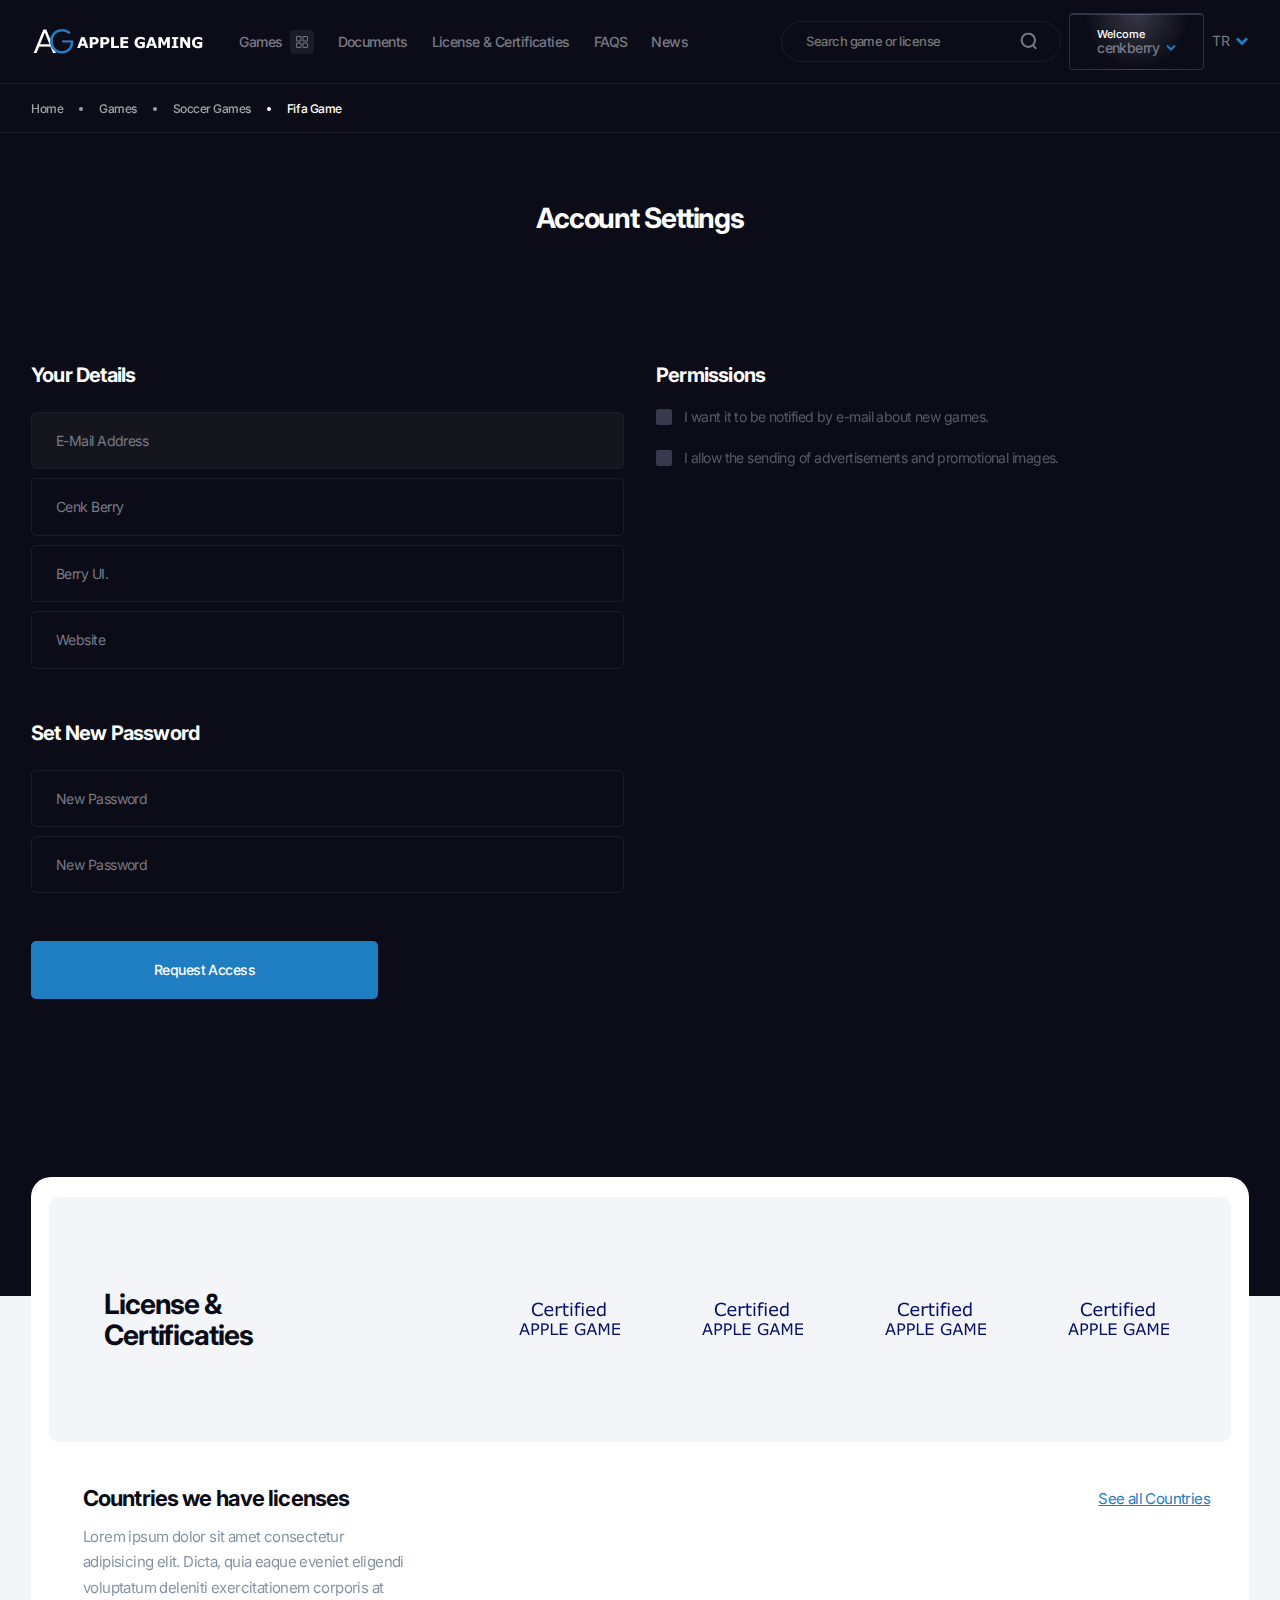
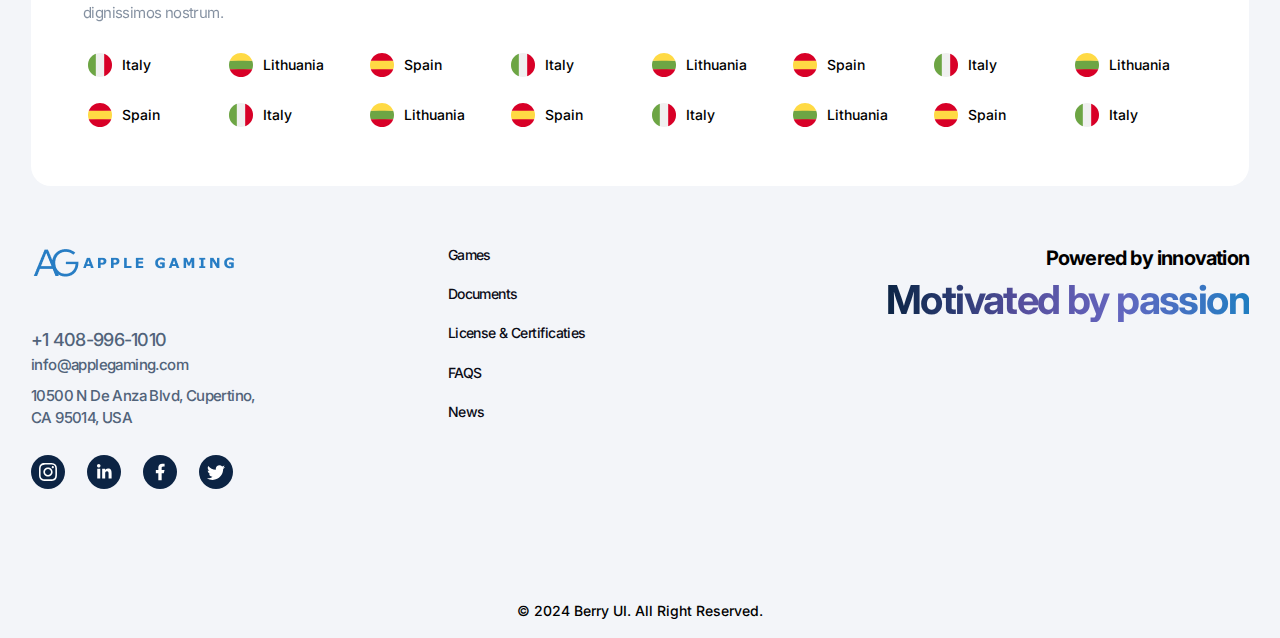
<file: account.html>
<!doctype html><html lang="en"><head><meta charset="UTF-8"><script src="https://ajax.aspnetcdn.com/ajax/jQuery/jquery-3.7.1.min.js"></script><title>Apple Gaming</title><link rel="icon" type="image/x-icon" href="./assets/images/favicon.ico"/><meta name="google" content="nostranslate"><meta name="description" content="Apple Gaming"><meta name="viewport" content="width=device-width,initial-scale=1,minimum-scale=1,viewport-fit=cover"><meta name="mobile-web-app-capable" content="yes"><meta name="apple-mobile-web-app-capable" content="yes"><meta name="apple-mobile-web-app-status-bar-style" content="black-translucent"><script defer="defer" src="js/index.js"></script><link href="css/index.css" rel="stylesheet"></head><body class="account-page isLogged"><header class="header"><div class="container"><div class="row align-items-center"><div class="col-8 col-sm-6 col-lg-2"><a href="./index.html" class="logo"><img src="[data-uri]" alt="logo"/></a></div><div class="d-none d-lg-block col-lg"><div class="navigation"><div class="navigation-menu"><a href="./games.html">Games</a> <svg width="24" height="24" viewBox="0 0 24 24" fill="none" xmlns="http://www.w3.org/2000/svg"><rect width="24" height="24" rx="4" fill="#1B1C25"/><g clip-path="url(#clip0_1279_328)"><path d="M10.1436 18H7.38769C6.62252 18 6 17.3775 6 16.6123V13.8564C6 13.0913 6.62252 12.4688 7.38769 12.4688H10.1436C10.9087 12.4688 11.5312 13.0913 11.5312 13.8564V16.6123C11.5312 17.3775 10.9087 18 10.1436 18ZM10.5938 13.8564C10.5938 13.6082 10.3918 13.4062 10.1436 13.4062H7.38769C7.13946 13.4062 6.9375 13.6082 6.9375 13.8564V16.6123C6.9375 16.8605 7.13946 17.0625 7.38769 17.0625H10.1436C10.3918 17.0625 10.5938 16.8605 10.5938 16.6123V13.8564Z" fill="#787985"/><path d="M16.5938 18H13.875C13.0996 18 12.4688 17.3692 12.4688 16.5938V13.875C12.4688 13.0996 13.0996 12.4688 13.875 12.4688H16.5938C17.3692 12.4688 18 13.0996 18 13.875V16.5938C18 17.3692 17.3692 18 16.5938 18ZM17.0625 13.875C17.0625 13.6165 16.8522 13.4062 16.5938 13.4062H13.875C13.6165 13.4062 13.4062 13.6165 13.4062 13.875V16.5938C13.4062 16.8522 13.6165 17.0625 13.875 17.0625H16.5938C16.8522 17.0625 17.0625 16.8522 17.0625 16.5938V13.875Z" fill="#787985"/><path d="M10.1436 11.5312H7.38769C6.62252 11.5312 6 10.9087 6 10.1436V7.38769C6 6.62252 6.62252 6 7.38769 6H10.1436C10.9087 6 11.5312 6.62252 11.5312 7.38769V10.1436C11.5312 10.9087 10.9087 11.5312 10.1436 11.5312ZM10.5938 7.38769C10.5938 7.13946 10.3918 6.9375 10.1436 6.9375H7.38769C7.13946 6.9375 6.9375 7.13946 6.9375 7.38769V10.1436C6.9375 10.3918 7.13946 10.5938 7.38769 10.5938H10.1436C10.3918 10.5938 10.5938 10.3918 10.5938 10.1436V7.38769Z" fill="#787985"/><path d="M16.5938 11.5312H13.875C13.0996 11.5312 12.4688 10.9004 12.4688 10.125V7.40625C12.4688 6.63084 13.0996 6 13.875 6H16.5938C17.3692 6 18 6.63084 18 7.40625V10.125C18 10.9004 17.3692 11.5312 16.5938 11.5312ZM17.0625 7.40625C17.0625 7.14778 16.8522 6.9375 16.5938 6.9375H13.875C13.6165 6.9375 13.4062 7.14778 13.4062 7.40625V10.125C13.4062 10.3835 13.6165 10.5938 13.875 10.5938H16.5938C16.8522 10.5938 17.0625 10.3835 17.0625 10.125V7.40625Z" fill="#787985"/></g><defs><clipPath id="clip0_1279_328"><rect width="12" height="12" fill="white" transform="matrix(1 0 0 -1 6 18)"/></clipPath></defs></svg><div class="navigation-category"><div class="container"><div class="row"><div class="col-3"><div class="navigation-category-title"><div>Games</div><span>Our games and gaming solutions are designed to enhance the</span></div></div><div class="col-9"><div class="navigation-category-games"><a href="./games.html" class="game-item"><div class="game-item-icon"><svg fill="#000000" width="52px" height="52px" viewBox="0 0 32 32" style="fill-rule: evenodd;
                              clip-rule: evenodd;
                              stroke-linejoin: round;
                              stroke-miterlimit: 2;" version="1.1" xml:space="preserve" xmlns="http://www.w3.org/2000/svg" xmlns:serif="http://www.serif.com/" xmlns:xlink="http://www.w3.org/1999/xlink"><g transform="matrix(1,0,0,1,-288,-336)"><g transform="matrix(1.02211,0,0,1,-6.99591,1)"><path d="M310.933,342C312.734,342 314.302,343.257 314.733,345.044C315.385,347.753 316.341,351.726 317.044,354.648C317.555,356.77 316.305,358.919 314.237,359.473C313.369,359.705 312.459,359.949 311.635,360.17C310.039,360.598 308.403,359.633 307.967,358.006C307.967,358.005 307.967,358.004 307.967,358.003C307.65,356.82 306.598,356 305.398,356C304.675,356 303.861,356 303.138,356C301.938,356 300.886,356.82 300.569,358.003C300.569,358.004 300.569,358.005 300.569,358.006C300.133,359.633 298.497,360.598 296.901,360.17C296.04,359.939 295.085,359.684 294.183,359.442C292.161,358.9 290.913,356.83 291.348,354.74C291.949,351.853 292.772,347.901 293.341,345.168C293.725,343.321 295.321,342 297.168,342C300.942,342 307.204,342 310.933,342Z" style="fill: rgb(144, 224, 239)"/></g><path d="M310.812,342C307.001,342 300.601,342 296.743,342C294.383,342 292.344,343.651 291.853,345.96C291.271,348.693 290.43,352.645 289.816,355.532C289.261,358.144 290.856,360.732 293.439,361.409L296.216,362.137C298.378,362.704 300.593,361.425 301.183,359.27L301.184,359.267C301.389,358.519 302.069,358 302.845,358C302.845,358 305.155,358 305.155,358C305.931,358 306.611,358.519 306.816,359.267L306.817,359.27C307.407,361.425 309.622,362.704 311.784,362.137L314.443,361.44C317.085,360.748 318.682,358.062 318.03,355.409C317.311,352.487 316.334,348.514 315.667,345.806C315.118,343.571 313.113,342 310.812,342L310.812,342ZM310.812,344C312.193,344 313.395,344.943 313.725,346.283C313.725,346.283 316.088,355.887 316.088,355.887C316.479,357.479 315.521,359.09 313.935,359.506C313.935,359.506 311.277,360.203 311.277,360.203C310.175,360.491 309.046,359.84 308.746,358.742C308.746,358.742 308.745,358.739 308.745,358.739C308.302,357.121 306.832,356 305.155,356L302.845,356C301.168,356 299.698,357.121 299.255,358.739C299.255,358.739 299.254,358.742 299.254,358.742C298.954,359.84 297.825,360.491 296.723,360.203C296.723,360.203 293.946,359.475 293.946,359.475C292.396,359.068 291.439,357.516 291.772,355.948C292.387,353.062 293.228,349.109 293.809,346.376C294.104,344.99 295.327,344 296.743,344L310.812,344ZM297,349L296,349C295.735,349 295.48,349.105 295.293,349.293C295.105,349.48 295,349.735 295,350C295,350.265 295.105,350.52 295.293,350.707C295.48,350.895 295.735,351 296,351L297,351L297,352C297,352.265 297.105,352.52 297.293,352.707C297.48,352.895 297.735,353 298,353C298.265,353 298.52,352.895 298.707,352.707C298.895,352.52 299,352.265 299,352L299,351L300,351C300.265,351 300.52,350.895 300.707,350.707C300.895,350.52 301,350.265 301,350C301,349.735 300.895,349.48 300.707,349.293C300.52,349.105 300.265,349 300,349L299,349L299,348C299,347.735 298.895,347.48 298.707,347.293C298.52,347.105 298.265,347 298,347C297.735,347 297.48,347.105 297.293,347.293C297.105,347.48 297,347.735 297,348L297,349ZM310,351C310.552,351 311,351.448 311,352C311,352.552 310.552,353 310,353C309.448,353 309,352.552 309,352C309,351.448 309.448,351 310,351ZM308,349C308.552,349 309,349.448 309,350C309,350.552 308.552,351 308,351C307.448,351 307,350.552 307,350C307,349.448 307.448,349 308,349ZM312,349C312.552,349 313,349.448 313,350C313,350.552 312.552,351 312,351C311.448,351 311,350.552 311,350C311,349.448 311.448,349 312,349ZM310,347C310.552,347 311,347.448 311,348C311,348.552 310.552,349 310,349C309.448,349 309,348.552 309,348C309,347.448 309.448,347 310,347Z" style="fill: rgb(25, 144, 167)"/></g></svg></div><div class="game-item-details"><div class="top"><div>All</div><span>games</span></div><div class="bottom"><div>4 game</div><span>listing</span></div></div></a><a href="#" class="game-item"><div class="game-item-icon"><svg fill="#000000" width="52px" height="52px" viewBox="0 0 32 32" style="fill-rule: evenodd;
                              clip-rule: evenodd;
                              stroke-linejoin: round;
                              stroke-miterlimit: 2;" version="1.1" xml:space="preserve" xmlns="http://www.w3.org/2000/svg" xmlns:serif="http://www.serif.com/" xmlns:xlink="http://www.w3.org/1999/xlink"><g transform="matrix(1,0,0,1,-288,-336)"><g transform="matrix(1.02211,0,0,1,-6.99591,1)"><path d="M310.933,342C312.734,342 314.302,343.257 314.733,345.044C315.385,347.753 316.341,351.726 317.044,354.648C317.555,356.77 316.305,358.919 314.237,359.473C313.369,359.705 312.459,359.949 311.635,360.17C310.039,360.598 308.403,359.633 307.967,358.006C307.967,358.005 307.967,358.004 307.967,358.003C307.65,356.82 306.598,356 305.398,356C304.675,356 303.861,356 303.138,356C301.938,356 300.886,356.82 300.569,358.003C300.569,358.004 300.569,358.005 300.569,358.006C300.133,359.633 298.497,360.598 296.901,360.17C296.04,359.939 295.085,359.684 294.183,359.442C292.161,358.9 290.913,356.83 291.348,354.74C291.949,351.853 292.772,347.901 293.341,345.168C293.725,343.321 295.321,342 297.168,342C300.942,342 307.204,342 310.933,342Z" style="fill: rgb(144, 224, 239)"/></g><path d="M310.812,342C307.001,342 300.601,342 296.743,342C294.383,342 292.344,343.651 291.853,345.96C291.271,348.693 290.43,352.645 289.816,355.532C289.261,358.144 290.856,360.732 293.439,361.409L296.216,362.137C298.378,362.704 300.593,361.425 301.183,359.27L301.184,359.267C301.389,358.519 302.069,358 302.845,358C302.845,358 305.155,358 305.155,358C305.931,358 306.611,358.519 306.816,359.267L306.817,359.27C307.407,361.425 309.622,362.704 311.784,362.137L314.443,361.44C317.085,360.748 318.682,358.062 318.03,355.409C317.311,352.487 316.334,348.514 315.667,345.806C315.118,343.571 313.113,342 310.812,342L310.812,342ZM310.812,344C312.193,344 313.395,344.943 313.725,346.283C313.725,346.283 316.088,355.887 316.088,355.887C316.479,357.479 315.521,359.09 313.935,359.506C313.935,359.506 311.277,360.203 311.277,360.203C310.175,360.491 309.046,359.84 308.746,358.742C308.746,358.742 308.745,358.739 308.745,358.739C308.302,357.121 306.832,356 305.155,356L302.845,356C301.168,356 299.698,357.121 299.255,358.739C299.255,358.739 299.254,358.742 299.254,358.742C298.954,359.84 297.825,360.491 296.723,360.203C296.723,360.203 293.946,359.475 293.946,359.475C292.396,359.068 291.439,357.516 291.772,355.948C292.387,353.062 293.228,349.109 293.809,346.376C294.104,344.99 295.327,344 296.743,344L310.812,344ZM297,349L296,349C295.735,349 295.48,349.105 295.293,349.293C295.105,349.48 295,349.735 295,350C295,350.265 295.105,350.52 295.293,350.707C295.48,350.895 295.735,351 296,351L297,351L297,352C297,352.265 297.105,352.52 297.293,352.707C297.48,352.895 297.735,353 298,353C298.265,353 298.52,352.895 298.707,352.707C298.895,352.52 299,352.265 299,352L299,351L300,351C300.265,351 300.52,350.895 300.707,350.707C300.895,350.52 301,350.265 301,350C301,349.735 300.895,349.48 300.707,349.293C300.52,349.105 300.265,349 300,349L299,349L299,348C299,347.735 298.895,347.48 298.707,347.293C298.52,347.105 298.265,347 298,347C297.735,347 297.48,347.105 297.293,347.293C297.105,347.48 297,347.735 297,348L297,349ZM310,351C310.552,351 311,351.448 311,352C311,352.552 310.552,353 310,353C309.448,353 309,352.552 309,352C309,351.448 309.448,351 310,351ZM308,349C308.552,349 309,349.448 309,350C309,350.552 308.552,351 308,351C307.448,351 307,350.552 307,350C307,349.448 307.448,349 308,349ZM312,349C312.552,349 313,349.448 313,350C313,350.552 312.552,351 312,351C311.448,351 311,350.552 311,350C311,349.448 311.448,349 312,349ZM310,347C310.552,347 311,347.448 311,348C311,348.552 310.552,349 310,349C309.448,349 309,348.552 309,348C309,347.448 309.448,347 310,347Z" style="fill: rgb(25, 144, 167)"/></g></svg></div><div class="game-item-details"><div class="top"><div>Arcade</div><span>games</span></div><div class="bottom"><div>4 game</div><span>listing</span></div></div></a><a href="#" class="game-item"><div class="game-item-icon"><svg fill="#000000" width="52px" height="52px" viewBox="0 0 32 32" style="fill-rule: evenodd;
                              clip-rule: evenodd;
                              stroke-linejoin: round;
                              stroke-miterlimit: 2;" version="1.1" xml:space="preserve" xmlns="http://www.w3.org/2000/svg" xmlns:serif="http://www.serif.com/" xmlns:xlink="http://www.w3.org/1999/xlink"><g transform="matrix(1,0,0,1,-288,-336)"><g transform="matrix(1.02211,0,0,1,-6.99591,1)"><path d="M310.933,342C312.734,342 314.302,343.257 314.733,345.044C315.385,347.753 316.341,351.726 317.044,354.648C317.555,356.77 316.305,358.919 314.237,359.473C313.369,359.705 312.459,359.949 311.635,360.17C310.039,360.598 308.403,359.633 307.967,358.006C307.967,358.005 307.967,358.004 307.967,358.003C307.65,356.82 306.598,356 305.398,356C304.675,356 303.861,356 303.138,356C301.938,356 300.886,356.82 300.569,358.003C300.569,358.004 300.569,358.005 300.569,358.006C300.133,359.633 298.497,360.598 296.901,360.17C296.04,359.939 295.085,359.684 294.183,359.442C292.161,358.9 290.913,356.83 291.348,354.74C291.949,351.853 292.772,347.901 293.341,345.168C293.725,343.321 295.321,342 297.168,342C300.942,342 307.204,342 310.933,342Z" style="fill: rgb(144, 224, 239)"/></g><path d="M310.812,342C307.001,342 300.601,342 296.743,342C294.383,342 292.344,343.651 291.853,345.96C291.271,348.693 290.43,352.645 289.816,355.532C289.261,358.144 290.856,360.732 293.439,361.409L296.216,362.137C298.378,362.704 300.593,361.425 301.183,359.27L301.184,359.267C301.389,358.519 302.069,358 302.845,358C302.845,358 305.155,358 305.155,358C305.931,358 306.611,358.519 306.816,359.267L306.817,359.27C307.407,361.425 309.622,362.704 311.784,362.137L314.443,361.44C317.085,360.748 318.682,358.062 318.03,355.409C317.311,352.487 316.334,348.514 315.667,345.806C315.118,343.571 313.113,342 310.812,342L310.812,342ZM310.812,344C312.193,344 313.395,344.943 313.725,346.283C313.725,346.283 316.088,355.887 316.088,355.887C316.479,357.479 315.521,359.09 313.935,359.506C313.935,359.506 311.277,360.203 311.277,360.203C310.175,360.491 309.046,359.84 308.746,358.742C308.746,358.742 308.745,358.739 308.745,358.739C308.302,357.121 306.832,356 305.155,356L302.845,356C301.168,356 299.698,357.121 299.255,358.739C299.255,358.739 299.254,358.742 299.254,358.742C298.954,359.84 297.825,360.491 296.723,360.203C296.723,360.203 293.946,359.475 293.946,359.475C292.396,359.068 291.439,357.516 291.772,355.948C292.387,353.062 293.228,349.109 293.809,346.376C294.104,344.99 295.327,344 296.743,344L310.812,344ZM297,349L296,349C295.735,349 295.48,349.105 295.293,349.293C295.105,349.48 295,349.735 295,350C295,350.265 295.105,350.52 295.293,350.707C295.48,350.895 295.735,351 296,351L297,351L297,352C297,352.265 297.105,352.52 297.293,352.707C297.48,352.895 297.735,353 298,353C298.265,353 298.52,352.895 298.707,352.707C298.895,352.52 299,352.265 299,352L299,351L300,351C300.265,351 300.52,350.895 300.707,350.707C300.895,350.52 301,350.265 301,350C301,349.735 300.895,349.48 300.707,349.293C300.52,349.105 300.265,349 300,349L299,349L299,348C299,347.735 298.895,347.48 298.707,347.293C298.52,347.105 298.265,347 298,347C297.735,347 297.48,347.105 297.293,347.293C297.105,347.48 297,347.735 297,348L297,349ZM310,351C310.552,351 311,351.448 311,352C311,352.552 310.552,353 310,353C309.448,353 309,352.552 309,352C309,351.448 309.448,351 310,351ZM308,349C308.552,349 309,349.448 309,350C309,350.552 308.552,351 308,351C307.448,351 307,350.552 307,350C307,349.448 307.448,349 308,349ZM312,349C312.552,349 313,349.448 313,350C313,350.552 312.552,351 312,351C311.448,351 311,350.552 311,350C311,349.448 311.448,349 312,349ZM310,347C310.552,347 311,347.448 311,348C311,348.552 310.552,349 310,349C309.448,349 309,348.552 309,348C309,347.448 309.448,347 310,347Z" style="fill: rgb(25, 144, 167)"/></g></svg></div><div class="game-item-details"><div class="top"><div>Soccer</div><span>games</span></div><div class="bottom"><div>4 game</div><span>listing</span></div></div></a><a href="#" class="game-item"><div class="game-item-icon"><svg fill="#000000" width="52px" height="52px" viewBox="0 0 32 32" style="fill-rule: evenodd;
                              clip-rule: evenodd;
                              stroke-linejoin: round;
                              stroke-miterlimit: 2;" version="1.1" xml:space="preserve" xmlns="http://www.w3.org/2000/svg" xmlns:serif="http://www.serif.com/" xmlns:xlink="http://www.w3.org/1999/xlink"><g transform="matrix(1,0,0,1,-288,-336)"><g transform="matrix(1.02211,0,0,1,-6.99591,1)"><path d="M310.933,342C312.734,342 314.302,343.257 314.733,345.044C315.385,347.753 316.341,351.726 317.044,354.648C317.555,356.77 316.305,358.919 314.237,359.473C313.369,359.705 312.459,359.949 311.635,360.17C310.039,360.598 308.403,359.633 307.967,358.006C307.967,358.005 307.967,358.004 307.967,358.003C307.65,356.82 306.598,356 305.398,356C304.675,356 303.861,356 303.138,356C301.938,356 300.886,356.82 300.569,358.003C300.569,358.004 300.569,358.005 300.569,358.006C300.133,359.633 298.497,360.598 296.901,360.17C296.04,359.939 295.085,359.684 294.183,359.442C292.161,358.9 290.913,356.83 291.348,354.74C291.949,351.853 292.772,347.901 293.341,345.168C293.725,343.321 295.321,342 297.168,342C300.942,342 307.204,342 310.933,342Z" style="fill: rgb(144, 224, 239)"/></g><path d="M310.812,342C307.001,342 300.601,342 296.743,342C294.383,342 292.344,343.651 291.853,345.96C291.271,348.693 290.43,352.645 289.816,355.532C289.261,358.144 290.856,360.732 293.439,361.409L296.216,362.137C298.378,362.704 300.593,361.425 301.183,359.27L301.184,359.267C301.389,358.519 302.069,358 302.845,358C302.845,358 305.155,358 305.155,358C305.931,358 306.611,358.519 306.816,359.267L306.817,359.27C307.407,361.425 309.622,362.704 311.784,362.137L314.443,361.44C317.085,360.748 318.682,358.062 318.03,355.409C317.311,352.487 316.334,348.514 315.667,345.806C315.118,343.571 313.113,342 310.812,342L310.812,342ZM310.812,344C312.193,344 313.395,344.943 313.725,346.283C313.725,346.283 316.088,355.887 316.088,355.887C316.479,357.479 315.521,359.09 313.935,359.506C313.935,359.506 311.277,360.203 311.277,360.203C310.175,360.491 309.046,359.84 308.746,358.742C308.746,358.742 308.745,358.739 308.745,358.739C308.302,357.121 306.832,356 305.155,356L302.845,356C301.168,356 299.698,357.121 299.255,358.739C299.255,358.739 299.254,358.742 299.254,358.742C298.954,359.84 297.825,360.491 296.723,360.203C296.723,360.203 293.946,359.475 293.946,359.475C292.396,359.068 291.439,357.516 291.772,355.948C292.387,353.062 293.228,349.109 293.809,346.376C294.104,344.99 295.327,344 296.743,344L310.812,344ZM297,349L296,349C295.735,349 295.48,349.105 295.293,349.293C295.105,349.48 295,349.735 295,350C295,350.265 295.105,350.52 295.293,350.707C295.48,350.895 295.735,351 296,351L297,351L297,352C297,352.265 297.105,352.52 297.293,352.707C297.48,352.895 297.735,353 298,353C298.265,353 298.52,352.895 298.707,352.707C298.895,352.52 299,352.265 299,352L299,351L300,351C300.265,351 300.52,350.895 300.707,350.707C300.895,350.52 301,350.265 301,350C301,349.735 300.895,349.48 300.707,349.293C300.52,349.105 300.265,349 300,349L299,349L299,348C299,347.735 298.895,347.48 298.707,347.293C298.52,347.105 298.265,347 298,347C297.735,347 297.48,347.105 297.293,347.293C297.105,347.48 297,347.735 297,348L297,349ZM310,351C310.552,351 311,351.448 311,352C311,352.552 310.552,353 310,353C309.448,353 309,352.552 309,352C309,351.448 309.448,351 310,351ZM308,349C308.552,349 309,349.448 309,350C309,350.552 308.552,351 308,351C307.448,351 307,350.552 307,350C307,349.448 307.448,349 308,349ZM312,349C312.552,349 313,349.448 313,350C313,350.552 312.552,351 312,351C311.448,351 311,350.552 311,350C311,349.448 311.448,349 312,349ZM310,347C310.552,347 311,347.448 311,348C311,348.552 310.552,349 310,349C309.448,349 309,348.552 309,348C309,347.448 309.448,347 310,347Z" style="fill: rgb(25, 144, 167)"/></g></svg></div><div class="game-item-details"><div class="top"><div>Horror</div><span>games</span></div><div class="bottom"><div>4 game</div><span>listing</span></div></div></a><a href="#" class="game-item"><div class="game-item-icon"><svg fill="#000000" width="52px" height="52px" viewBox="0 0 32 32" style="fill-rule: evenodd;
                              clip-rule: evenodd;
                              stroke-linejoin: round;
                              stroke-miterlimit: 2;" version="1.1" xml:space="preserve" xmlns="http://www.w3.org/2000/svg" xmlns:serif="http://www.serif.com/" xmlns:xlink="http://www.w3.org/1999/xlink"><g transform="matrix(1,0,0,1,-288,-336)"><g transform="matrix(1.02211,0,0,1,-6.99591,1)"><path d="M310.933,342C312.734,342 314.302,343.257 314.733,345.044C315.385,347.753 316.341,351.726 317.044,354.648C317.555,356.77 316.305,358.919 314.237,359.473C313.369,359.705 312.459,359.949 311.635,360.17C310.039,360.598 308.403,359.633 307.967,358.006C307.967,358.005 307.967,358.004 307.967,358.003C307.65,356.82 306.598,356 305.398,356C304.675,356 303.861,356 303.138,356C301.938,356 300.886,356.82 300.569,358.003C300.569,358.004 300.569,358.005 300.569,358.006C300.133,359.633 298.497,360.598 296.901,360.17C296.04,359.939 295.085,359.684 294.183,359.442C292.161,358.9 290.913,356.83 291.348,354.74C291.949,351.853 292.772,347.901 293.341,345.168C293.725,343.321 295.321,342 297.168,342C300.942,342 307.204,342 310.933,342Z" style="fill: rgb(144, 224, 239)"/></g><path d="M310.812,342C307.001,342 300.601,342 296.743,342C294.383,342 292.344,343.651 291.853,345.96C291.271,348.693 290.43,352.645 289.816,355.532C289.261,358.144 290.856,360.732 293.439,361.409L296.216,362.137C298.378,362.704 300.593,361.425 301.183,359.27L301.184,359.267C301.389,358.519 302.069,358 302.845,358C302.845,358 305.155,358 305.155,358C305.931,358 306.611,358.519 306.816,359.267L306.817,359.27C307.407,361.425 309.622,362.704 311.784,362.137L314.443,361.44C317.085,360.748 318.682,358.062 318.03,355.409C317.311,352.487 316.334,348.514 315.667,345.806C315.118,343.571 313.113,342 310.812,342L310.812,342ZM310.812,344C312.193,344 313.395,344.943 313.725,346.283C313.725,346.283 316.088,355.887 316.088,355.887C316.479,357.479 315.521,359.09 313.935,359.506C313.935,359.506 311.277,360.203 311.277,360.203C310.175,360.491 309.046,359.84 308.746,358.742C308.746,358.742 308.745,358.739 308.745,358.739C308.302,357.121 306.832,356 305.155,356L302.845,356C301.168,356 299.698,357.121 299.255,358.739C299.255,358.739 299.254,358.742 299.254,358.742C298.954,359.84 297.825,360.491 296.723,360.203C296.723,360.203 293.946,359.475 293.946,359.475C292.396,359.068 291.439,357.516 291.772,355.948C292.387,353.062 293.228,349.109 293.809,346.376C294.104,344.99 295.327,344 296.743,344L310.812,344ZM297,349L296,349C295.735,349 295.48,349.105 295.293,349.293C295.105,349.48 295,349.735 295,350C295,350.265 295.105,350.52 295.293,350.707C295.48,350.895 295.735,351 296,351L297,351L297,352C297,352.265 297.105,352.52 297.293,352.707C297.48,352.895 297.735,353 298,353C298.265,353 298.52,352.895 298.707,352.707C298.895,352.52 299,352.265 299,352L299,351L300,351C300.265,351 300.52,350.895 300.707,350.707C300.895,350.52 301,350.265 301,350C301,349.735 300.895,349.48 300.707,349.293C300.52,349.105 300.265,349 300,349L299,349L299,348C299,347.735 298.895,347.48 298.707,347.293C298.52,347.105 298.265,347 298,347C297.735,347 297.48,347.105 297.293,347.293C297.105,347.48 297,347.735 297,348L297,349ZM310,351C310.552,351 311,351.448 311,352C311,352.552 310.552,353 310,353C309.448,353 309,352.552 309,352C309,351.448 309.448,351 310,351ZM308,349C308.552,349 309,349.448 309,350C309,350.552 308.552,351 308,351C307.448,351 307,350.552 307,350C307,349.448 307.448,349 308,349ZM312,349C312.552,349 313,349.448 313,350C313,350.552 312.552,351 312,351C311.448,351 311,350.552 311,350C311,349.448 311.448,349 312,349ZM310,347C310.552,347 311,347.448 311,348C311,348.552 310.552,349 310,349C309.448,349 309,348.552 309,348C309,347.448 309.448,347 310,347Z" style="fill: rgb(25, 144, 167)"/></g></svg></div><div class="game-item-details"><div class="top"><div>Tennis</div><span>games</span></div><div class="bottom"><div>4 game</div><span>listing</span></div></div></a><a href="#" class="game-item"><div class="game-item-icon"><svg fill="#000000" width="52px" height="52px" viewBox="0 0 32 32" style="fill-rule: evenodd;
                              clip-rule: evenodd;
                              stroke-linejoin: round;
                              stroke-miterlimit: 2;" version="1.1" xml:space="preserve" xmlns="http://www.w3.org/2000/svg" xmlns:serif="http://www.serif.com/" xmlns:xlink="http://www.w3.org/1999/xlink"><g transform="matrix(1,0,0,1,-288,-336)"><g transform="matrix(1.02211,0,0,1,-6.99591,1)"><path d="M310.933,342C312.734,342 314.302,343.257 314.733,345.044C315.385,347.753 316.341,351.726 317.044,354.648C317.555,356.77 316.305,358.919 314.237,359.473C313.369,359.705 312.459,359.949 311.635,360.17C310.039,360.598 308.403,359.633 307.967,358.006C307.967,358.005 307.967,358.004 307.967,358.003C307.65,356.82 306.598,356 305.398,356C304.675,356 303.861,356 303.138,356C301.938,356 300.886,356.82 300.569,358.003C300.569,358.004 300.569,358.005 300.569,358.006C300.133,359.633 298.497,360.598 296.901,360.17C296.04,359.939 295.085,359.684 294.183,359.442C292.161,358.9 290.913,356.83 291.348,354.74C291.949,351.853 292.772,347.901 293.341,345.168C293.725,343.321 295.321,342 297.168,342C300.942,342 307.204,342 310.933,342Z" style="fill: rgb(144, 224, 239)"/></g><path d="M310.812,342C307.001,342 300.601,342 296.743,342C294.383,342 292.344,343.651 291.853,345.96C291.271,348.693 290.43,352.645 289.816,355.532C289.261,358.144 290.856,360.732 293.439,361.409L296.216,362.137C298.378,362.704 300.593,361.425 301.183,359.27L301.184,359.267C301.389,358.519 302.069,358 302.845,358C302.845,358 305.155,358 305.155,358C305.931,358 306.611,358.519 306.816,359.267L306.817,359.27C307.407,361.425 309.622,362.704 311.784,362.137L314.443,361.44C317.085,360.748 318.682,358.062 318.03,355.409C317.311,352.487 316.334,348.514 315.667,345.806C315.118,343.571 313.113,342 310.812,342L310.812,342ZM310.812,344C312.193,344 313.395,344.943 313.725,346.283C313.725,346.283 316.088,355.887 316.088,355.887C316.479,357.479 315.521,359.09 313.935,359.506C313.935,359.506 311.277,360.203 311.277,360.203C310.175,360.491 309.046,359.84 308.746,358.742C308.746,358.742 308.745,358.739 308.745,358.739C308.302,357.121 306.832,356 305.155,356L302.845,356C301.168,356 299.698,357.121 299.255,358.739C299.255,358.739 299.254,358.742 299.254,358.742C298.954,359.84 297.825,360.491 296.723,360.203C296.723,360.203 293.946,359.475 293.946,359.475C292.396,359.068 291.439,357.516 291.772,355.948C292.387,353.062 293.228,349.109 293.809,346.376C294.104,344.99 295.327,344 296.743,344L310.812,344ZM297,349L296,349C295.735,349 295.48,349.105 295.293,349.293C295.105,349.48 295,349.735 295,350C295,350.265 295.105,350.52 295.293,350.707C295.48,350.895 295.735,351 296,351L297,351L297,352C297,352.265 297.105,352.52 297.293,352.707C297.48,352.895 297.735,353 298,353C298.265,353 298.52,352.895 298.707,352.707C298.895,352.52 299,352.265 299,352L299,351L300,351C300.265,351 300.52,350.895 300.707,350.707C300.895,350.52 301,350.265 301,350C301,349.735 300.895,349.48 300.707,349.293C300.52,349.105 300.265,349 300,349L299,349L299,348C299,347.735 298.895,347.48 298.707,347.293C298.52,347.105 298.265,347 298,347C297.735,347 297.48,347.105 297.293,347.293C297.105,347.48 297,347.735 297,348L297,349ZM310,351C310.552,351 311,351.448 311,352C311,352.552 310.552,353 310,353C309.448,353 309,352.552 309,352C309,351.448 309.448,351 310,351ZM308,349C308.552,349 309,349.448 309,350C309,350.552 308.552,351 308,351C307.448,351 307,350.552 307,350C307,349.448 307.448,349 308,349ZM312,349C312.552,349 313,349.448 313,350C313,350.552 312.552,351 312,351C311.448,351 311,350.552 311,350C311,349.448 311.448,349 312,349ZM310,347C310.552,347 311,347.448 311,348C311,348.552 310.552,349 310,349C309.448,349 309,348.552 309,348C309,347.448 309.448,347 310,347Z" style="fill: rgb(25, 144, 167)"/></g></svg></div><div class="game-item-details"><div class="top"><div>Basketball</div><span>games</span></div><div class="bottom"><div>4 game</div><span>listing</span></div></div></a></div></div></div></div></div></div><ul><li><a href="./documents.html">Documents</a></li><li><a href="./license.html">License & Certificaties</a></li><li><a href="./faqs.html">FAQS</a></li><li><a href="./news-menu.html">News</a></li></ul></div></div><div class="col-4 col-sm-6 col-lg-auto"><div class="header-right"><form action="#" autocomplete="off" class="apple-search-bar"><input placeholder="Search game or license" id="apple-search-bar-input"/> <svg width="17" height="17" viewBox="0 0 17 17" fill="none" xmlns="http://www.w3.org/2000/svg"><circle cx="8.31839" cy="7.68387" r="6.69388" stroke="#787985" stroke-width="2"/><rect x="12.0229" y="13.1748" width="2" height="5.19191" transform="rotate(-42.3802 12.0229 13.1748)" fill="#787985"/></svg><div class="apple-search-bar-inside"><ul><li><a href="#">Game Name 1</a></li><li><a href="#">Game Name 2</a></li><li><a href="#">Game Name 3</a></li></ul></div></form><div class="user-buttons"><a href="./login.html" class="btn btn-user">Login</a></div><div class="apple-user"><div class="apple-user-info"><div>Welcome</div><div><div>cenkberry</div><svg width="10" height="7" viewBox="0 0 10 7" fill="none" xmlns="http://www.w3.org/2000/svg"><path d="M1 1.5L5 5.5L9 1.5" stroke="#1F7DC1" stroke-width="2"/></svg></div></div><div class="apple-user-inside"><ul><li><a href="./account.html">Account Settings</a></li><li><a href="#">Logout</a></li></ul></div></div><div class="apple-lang-dropdown"><div class="selectedLang parentActive">TR</div><div class="content"><div>GER</div><div>ENG</div><div>ITA</div></div></div><div class="hamburger-open"><svg width="32" height="23" viewBox="0 0 32 23" fill="none" xmlns="http://www.w3.org/2000/svg"><path d="M30.4762 4.57143H1.52381C0.685714 4.57143 0 3.88571 0 3.04762V1.52381C0 0.685714 0.685714 0 1.52381 0H30.4762C31.3143 0 32 0.685714 32 1.52381V3.04762C32 3.88571 31.3143 4.57143 30.4762 4.57143Z" fill="url(#paint0_linear_5_14)"/><path d="M30.4762 13.7143H1.52381C0.685714 13.7143 0 13.0286 0 12.1905V10.6667C0 9.82857 0.685714 9.14286 1.52381 9.14286H30.4762C31.3143 9.14286 32 9.82857 32 10.6667V12.1905C32 13.0286 31.3143 13.7143 30.4762 13.7143Z" fill="url(#paint1_linear_5_14)"/><path d="M30.4762 22.8571H1.52381C0.685714 22.8571 0 22.1714 0 21.3333V19.8095C0 18.9714 0.685714 18.2857 1.52381 18.2857H30.4762C31.3143 18.2857 32 18.9714 32 19.8095V21.3333C32 22.1714 31.3143 22.8571 30.4762 22.8571Z" fill="url(#paint2_linear_5_14)"/><defs><linearGradient id="paint0_linear_5_14" x1="6.90743" y1="-6.80686" x2="24.2979" y2="10.5836" gradientUnits="userSpaceOnUse"><stop offset="0.237" stop-color="#3BC9F3"/><stop offset="0.85" stop-color="#1591D8"/></linearGradient><linearGradient id="paint1_linear_5_14" x1="6.90743" y1="2.336" x2="24.2979" y2="19.7265" gradientUnits="userSpaceOnUse"><stop offset="0.237" stop-color="#3BC9F3"/><stop offset="0.85" stop-color="#1591D8"/></linearGradient><linearGradient id="paint2_linear_5_14" x1="6.90743" y1="11.4789" x2="24.2979" y2="28.8693" gradientUnits="userSpaceOnUse"><stop offset="0.237" stop-color="#3BC9F3"/><stop offset="0.85" stop-color="#1591D8"/></linearGradient></defs></svg></div></div></div></div></div></header><div class="mobile-menu"><div class="container"><div class="mobile-menu-top"><a href="./index.html" class="logo"><img src="[data-uri]" alt="logo"/></a><div class="hamburger-close"><svg width="32" height="23" viewBox="0 0 32 23" fill="none" xmlns="http://www.w3.org/2000/svg"><path d="M30.4762 4.57143H1.52381C0.685714 4.57143 0 3.88571 0 3.04762V1.52381C0 0.685714 0.685714 0 1.52381 0H30.4762C31.3143 0 32 0.685714 32 1.52381V3.04762C32 3.88571 31.3143 4.57143 30.4762 4.57143Z" fill="url(#paint0_linear_5_14)"/><path d="M30.4762 13.7143H1.52381C0.685714 13.7143 0 13.0286 0 12.1905V10.6667C0 9.82857 0.685714 9.14286 1.52381 9.14286H30.4762C31.3143 9.14286 32 9.82857 32 10.6667V12.1905C32 13.0286 31.3143 13.7143 30.4762 13.7143Z" fill="url(#paint1_linear_5_14)"/><path d="M30.4762 22.8571H1.52381C0.685714 22.8571 0 22.1714 0 21.3333V19.8095C0 18.9714 0.685714 18.2857 1.52381 18.2857H30.4762C31.3143 18.2857 32 18.9714 32 19.8095V21.3333C32 22.1714 31.3143 22.8571 30.4762 22.8571Z" fill="url(#paint2_linear_5_14)"/><defs><linearGradient id="paint0_linear_5_14" x1="6.90743" y1="-6.80686" x2="24.2979" y2="10.5836" gradientUnits="userSpaceOnUse"><stop offset="0.237" stop-color="#3BC9F3"/><stop offset="0.85" stop-color="#1591D8"/></linearGradient><linearGradient id="paint1_linear_5_14" x1="6.90743" y1="2.336" x2="24.2979" y2="19.7265" gradientUnits="userSpaceOnUse"><stop offset="0.237" stop-color="#3BC9F3"/><stop offset="0.85" stop-color="#1591D8"/></linearGradient><linearGradient id="paint2_linear_5_14" x1="6.90743" y1="11.4789" x2="24.2979" y2="28.8693" gradientUnits="userSpaceOnUse"><stop offset="0.237" stop-color="#3BC9F3"/><stop offset="0.85" stop-color="#1591D8"/></linearGradient></defs></svg></div></div><div class="mobile-user-menu"><div class="user-buttons"><a href="./login.html" class="btn btn-user">Login</a></div><div class="apple-user"><div class="apple-user-info"><div>Welcome</div><div><div>CenkBerry</div><svg width="10" height="7" viewBox="0 0 10 7" fill="none" xmlns="http://www.w3.org/2000/svg"><path d="M1 1.5L5 5.5L9 1.5" stroke="#1F7DC1" stroke-width="2"/></svg></div></div><div class="apple-user-inside"><ul><li><a href="./account.html">Account Settings</a></li><li><a href="#">Logout</a></li></ul></div></div></div><div class="mobile-menu-category"><ul><li><a href="./games.html">Games</a></li><li><a href="./news-menu.html">News</a></li><li><a href="./faqs.html">FAQS</a></li><li><a href="./documents.html">Documents</a></li><li><a href="./license.html">License & Certificaties</a></li></ul></div><form action="/" class="apple-search"><input placeholder="Search Game"/> <svg width="17" height="17" viewBox="0 0 17 17" fill="none" xmlns="http://www.w3.org/2000/svg"><circle cx="8.31839" cy="7.68387" r="6.69388" stroke="#787985" stroke-width="2"/><rect x="12.0229" y="13.1748" width="2" height="5.19191" transform="rotate(-42.3802 12.0229 13.1748)" fill="#787985"/></svg></form></div></div><div class="pagination"><div class="container"><div class="items"><ul><li><a href="#">Home</a></li><li><a href="#">Games</a></li><li><a href="#">Soccer Games</a></li><li><a href="#">Fifa Game</a></li></ul></div></div></div><main class="account-main"><div class="account-top"><span>Account Settings</span></div><div class="container"><div class="row"><div class="col-lg-6 order-2 order-lg-1"><div class="account-side"><div class="title">Your Details</div><div class="inputs"><div class="apple-input"><input placeholder="E-Mail Address" disabled="disabled"></div><div class="apple-input"><input placeholder="Cenk Berry"></div><div class="apple-input"><input placeholder="Berry UI."></div><div class="apple-input"><input placeholder="Website"></div></div></div><div class="account-side"><div class="title">Set New Password</div><div class="inputs"><div class="apple-input"><input type="password" placeholder="New Password"></div><div class="apple-input"><input type="password" placeholder="New Password"></div><a href="#" class="btn btn-pr">Request Access</a></div></div></div><div class="col-lg-6 order-1 order-lg-2"><div class="account-checks"><div class="title">Permissions</div><form action="#" class="apple-checkbox"><input type="checkbox" id="notify" name="notify"> <label for="notify">I want it to be notified by e-mail about new games.</label></form><form action="#" class="apple-checkbox"><input type="checkbox" id="advertisements" name="advertisements"> <label for="advertisements">I allow the sending of advertisements and promotional images.</label></form></div></div></div></div></main><footer class="footer"><div class="container"><div class="footer-inside"><div class="footer-top"><div class="license"><div class="license-left">License & Certificaties</div><div class="license-right"><div><img loading="lazy" src="[data-uri]" alt="license item"></div><div><img loading="lazy" src="[data-uri]" alt="license item"></div><div><img loading="lazy" src="[data-uri]" alt="license item"></div><div><img loading="lazy" src="[data-uri]" alt="license item"></div></div></div><div class="countries"><div class="left"><div class="title">Countries we have licenses</div><div class="subtitle">Lorem ipsum dolor sit amet consectetur adipisicing elit. Dicta, quia eaque eveniet eligendi voluptatum deleniti exercitationem corporis at dignissimos nostrum.</div></div><div class="right"><a href="./license.html" class="apple-link">See all Countries</a></div></div><div class="countries-row"><div class="item"><svg width="24" height="24" viewBox="0 0 24 24" fill="none" xmlns="http://www.w3.org/2000/svg"><path d="M12 24C18.6274 24 24 18.6274 24 12C24 5.37258 18.6274 0 12 0C5.37258 0 0 5.37258 0 12C0 18.6274 5.37258 24 12 24Z" fill="#F0F0F0"/><path d="M23.9999 12.0002C23.9999 6.84061 20.7434 2.4421 16.1738 0.746582V23.2538C20.7434 21.5583 23.9999 17.1598 23.9999 12.0002Z" fill="#D80027"/><path d="M0 12.0002C0 17.1598 3.2565 21.5583 7.82611 23.2538V0.746582C3.2565 2.4421 0 6.84061 0 12.0002Z" fill="#6DA544"/></svg> <span>Italy</span></div><div class="item"><svg width="24" height="24" viewBox="0 0 24 24" fill="none" xmlns="http://www.w3.org/2000/svg"><path d="M23.2536 16.174C23.736 14.874 24 13.4679 24 12.0001C24 10.5322 23.736 9.12614 23.2536 7.8262L12 6.78271L0.746391 7.8262C0.264 9.12614 0 10.5322 0 12.0001C0 13.4679 0.264 14.874 0.746391 16.174L12 17.2175L23.2536 16.174Z" fill="#6DA544"/><path d="M23.2533 7.82611C21.5578 3.2565 17.1593 0 11.9997 0C6.84013 0 2.44161 3.2565 0.746094 7.82611H23.2533Z" fill="#FFDA44"/><path d="M11.9997 23.9999C17.1593 23.9999 21.5578 20.7434 23.2533 16.1738H0.746094C2.44161 20.7434 6.84013 23.9999 11.9997 23.9999Z" fill="#D80027"/></svg> <span>Lithuania</span></div><div class="item"><svg width="24" height="24" viewBox="0 0 24 24" fill="none" xmlns="http://www.w3.org/2000/svg"><path d="M0 12.0001C0 13.4679 0.264047 14.874 0.746391 16.174L12 17.2175L23.2536 16.174C23.736 14.874 24 13.4679 24 12.0001C24 10.5322 23.736 9.12618 23.2536 7.8262L12 6.78271L0.746391 7.8262C0.264047 9.12618 0 10.5322 0 12.0001H0Z" fill="#FFDA44"/><path d="M23.2533 7.82611C21.5578 3.25655 17.1593 0 11.9997 0C6.84013 0 2.44161 3.25655 0.746094 7.82611H23.2533Z" fill="#D80027"/><path d="M0.746094 16.1738C2.44161 20.7434 6.84013 23.9999 11.9997 23.9999C17.1593 23.9999 21.5578 20.7434 23.2533 16.1738H0.746094Z" fill="#D80027"/></svg> <span>Spain</span></div><div class="item"><svg width="24" height="24" viewBox="0 0 24 24" fill="none" xmlns="http://www.w3.org/2000/svg"><path d="M12 24C18.6274 24 24 18.6274 24 12C24 5.37258 18.6274 0 12 0C5.37258 0 0 5.37258 0 12C0 18.6274 5.37258 24 12 24Z" fill="#F0F0F0"/><path d="M23.9999 12.0002C23.9999 6.84061 20.7434 2.4421 16.1738 0.746582V23.2538C20.7434 21.5583 23.9999 17.1598 23.9999 12.0002Z" fill="#D80027"/><path d="M0 12.0002C0 17.1598 3.2565 21.5583 7.82611 23.2538V0.746582C3.2565 2.4421 0 6.84061 0 12.0002Z" fill="#6DA544"/></svg> <span>Italy</span></div><div class="item"><svg width="24" height="24" viewBox="0 0 24 24" fill="none" xmlns="http://www.w3.org/2000/svg"><path d="M23.2536 16.174C23.736 14.874 24 13.4679 24 12.0001C24 10.5322 23.736 9.12614 23.2536 7.8262L12 6.78271L0.746391 7.8262C0.264 9.12614 0 10.5322 0 12.0001C0 13.4679 0.264 14.874 0.746391 16.174L12 17.2175L23.2536 16.174Z" fill="#6DA544"/><path d="M23.2533 7.82611C21.5578 3.2565 17.1593 0 11.9997 0C6.84013 0 2.44161 3.2565 0.746094 7.82611H23.2533Z" fill="#FFDA44"/><path d="M11.9997 23.9999C17.1593 23.9999 21.5578 20.7434 23.2533 16.1738H0.746094C2.44161 20.7434 6.84013 23.9999 11.9997 23.9999Z" fill="#D80027"/></svg> <span>Lithuania</span></div><div class="item"><svg width="24" height="24" viewBox="0 0 24 24" fill="none" xmlns="http://www.w3.org/2000/svg"><path d="M0 12.0001C0 13.4679 0.264047 14.874 0.746391 16.174L12 17.2175L23.2536 16.174C23.736 14.874 24 13.4679 24 12.0001C24 10.5322 23.736 9.12618 23.2536 7.8262L12 6.78271L0.746391 7.8262C0.264047 9.12618 0 10.5322 0 12.0001H0Z" fill="#FFDA44"/><path d="M23.2533 7.82611C21.5578 3.25655 17.1593 0 11.9997 0C6.84013 0 2.44161 3.25655 0.746094 7.82611H23.2533Z" fill="#D80027"/><path d="M0.746094 16.1738C2.44161 20.7434 6.84013 23.9999 11.9997 23.9999C17.1593 23.9999 21.5578 20.7434 23.2533 16.1738H0.746094Z" fill="#D80027"/></svg> <span>Spain</span></div><div class="item"><svg width="24" height="24" viewBox="0 0 24 24" fill="none" xmlns="http://www.w3.org/2000/svg"><path d="M12 24C18.6274 24 24 18.6274 24 12C24 5.37258 18.6274 0 12 0C5.37258 0 0 5.37258 0 12C0 18.6274 5.37258 24 12 24Z" fill="#F0F0F0"/><path d="M23.9999 12.0002C23.9999 6.84061 20.7434 2.4421 16.1738 0.746582V23.2538C20.7434 21.5583 23.9999 17.1598 23.9999 12.0002Z" fill="#D80027"/><path d="M0 12.0002C0 17.1598 3.2565 21.5583 7.82611 23.2538V0.746582C3.2565 2.4421 0 6.84061 0 12.0002Z" fill="#6DA544"/></svg> <span>Italy</span></div><div class="item"><svg width="24" height="24" viewBox="0 0 24 24" fill="none" xmlns="http://www.w3.org/2000/svg"><path d="M23.2536 16.174C23.736 14.874 24 13.4679 24 12.0001C24 10.5322 23.736 9.12614 23.2536 7.8262L12 6.78271L0.746391 7.8262C0.264 9.12614 0 10.5322 0 12.0001C0 13.4679 0.264 14.874 0.746391 16.174L12 17.2175L23.2536 16.174Z" fill="#6DA544"/><path d="M23.2533 7.82611C21.5578 3.2565 17.1593 0 11.9997 0C6.84013 0 2.44161 3.2565 0.746094 7.82611H23.2533Z" fill="#FFDA44"/><path d="M11.9997 23.9999C17.1593 23.9999 21.5578 20.7434 23.2533 16.1738H0.746094C2.44161 20.7434 6.84013 23.9999 11.9997 23.9999Z" fill="#D80027"/></svg> <span>Lithuania</span></div><div class="item"><svg width="24" height="24" viewBox="0 0 24 24" fill="none" xmlns="http://www.w3.org/2000/svg"><path d="M0 12.0001C0 13.4679 0.264047 14.874 0.746391 16.174L12 17.2175L23.2536 16.174C23.736 14.874 24 13.4679 24 12.0001C24 10.5322 23.736 9.12618 23.2536 7.8262L12 6.78271L0.746391 7.8262C0.264047 9.12618 0 10.5322 0 12.0001H0Z" fill="#FFDA44"/><path d="M23.2533 7.82611C21.5578 3.25655 17.1593 0 11.9997 0C6.84013 0 2.44161 3.25655 0.746094 7.82611H23.2533Z" fill="#D80027"/><path d="M0.746094 16.1738C2.44161 20.7434 6.84013 23.9999 11.9997 23.9999C17.1593 23.9999 21.5578 20.7434 23.2533 16.1738H0.746094Z" fill="#D80027"/></svg> <span>Spain</span></div><div class="item"><svg width="24" height="24" viewBox="0 0 24 24" fill="none" xmlns="http://www.w3.org/2000/svg"><path d="M12 24C18.6274 24 24 18.6274 24 12C24 5.37258 18.6274 0 12 0C5.37258 0 0 5.37258 0 12C0 18.6274 5.37258 24 12 24Z" fill="#F0F0F0"/><path d="M23.9999 12.0002C23.9999 6.84061 20.7434 2.4421 16.1738 0.746582V23.2538C20.7434 21.5583 23.9999 17.1598 23.9999 12.0002Z" fill="#D80027"/><path d="M0 12.0002C0 17.1598 3.2565 21.5583 7.82611 23.2538V0.746582C3.2565 2.4421 0 6.84061 0 12.0002Z" fill="#6DA544"/></svg> <span>Italy</span></div><div class="item"><svg width="24" height="24" viewBox="0 0 24 24" fill="none" xmlns="http://www.w3.org/2000/svg"><path d="M23.2536 16.174C23.736 14.874 24 13.4679 24 12.0001C24 10.5322 23.736 9.12614 23.2536 7.8262L12 6.78271L0.746391 7.8262C0.264 9.12614 0 10.5322 0 12.0001C0 13.4679 0.264 14.874 0.746391 16.174L12 17.2175L23.2536 16.174Z" fill="#6DA544"/><path d="M23.2533 7.82611C21.5578 3.2565 17.1593 0 11.9997 0C6.84013 0 2.44161 3.2565 0.746094 7.82611H23.2533Z" fill="#FFDA44"/><path d="M11.9997 23.9999C17.1593 23.9999 21.5578 20.7434 23.2533 16.1738H0.746094C2.44161 20.7434 6.84013 23.9999 11.9997 23.9999Z" fill="#D80027"/></svg> <span>Lithuania</span></div><div class="item"><svg width="24" height="24" viewBox="0 0 24 24" fill="none" xmlns="http://www.w3.org/2000/svg"><path d="M0 12.0001C0 13.4679 0.264047 14.874 0.746391 16.174L12 17.2175L23.2536 16.174C23.736 14.874 24 13.4679 24 12.0001C24 10.5322 23.736 9.12618 23.2536 7.8262L12 6.78271L0.746391 7.8262C0.264047 9.12618 0 10.5322 0 12.0001H0Z" fill="#FFDA44"/><path d="M23.2533 7.82611C21.5578 3.25655 17.1593 0 11.9997 0C6.84013 0 2.44161 3.25655 0.746094 7.82611H23.2533Z" fill="#D80027"/><path d="M0.746094 16.1738C2.44161 20.7434 6.84013 23.9999 11.9997 23.9999C17.1593 23.9999 21.5578 20.7434 23.2533 16.1738H0.746094Z" fill="#D80027"/></svg> <span>Spain</span></div><div class="item"><svg width="24" height="24" viewBox="0 0 24 24" fill="none" xmlns="http://www.w3.org/2000/svg"><path d="M12 24C18.6274 24 24 18.6274 24 12C24 5.37258 18.6274 0 12 0C5.37258 0 0 5.37258 0 12C0 18.6274 5.37258 24 12 24Z" fill="#F0F0F0"/><path d="M23.9999 12.0002C23.9999 6.84061 20.7434 2.4421 16.1738 0.746582V23.2538C20.7434 21.5583 23.9999 17.1598 23.9999 12.0002Z" fill="#D80027"/><path d="M0 12.0002C0 17.1598 3.2565 21.5583 7.82611 23.2538V0.746582C3.2565 2.4421 0 6.84061 0 12.0002Z" fill="#6DA544"/></svg> <span>Italy</span></div><div class="item"><svg width="24" height="24" viewBox="0 0 24 24" fill="none" xmlns="http://www.w3.org/2000/svg"><path d="M23.2536 16.174C23.736 14.874 24 13.4679 24 12.0001C24 10.5322 23.736 9.12614 23.2536 7.8262L12 6.78271L0.746391 7.8262C0.264 9.12614 0 10.5322 0 12.0001C0 13.4679 0.264 14.874 0.746391 16.174L12 17.2175L23.2536 16.174Z" fill="#6DA544"/><path d="M23.2533 7.82611C21.5578 3.2565 17.1593 0 11.9997 0C6.84013 0 2.44161 3.2565 0.746094 7.82611H23.2533Z" fill="#FFDA44"/><path d="M11.9997 23.9999C17.1593 23.9999 21.5578 20.7434 23.2533 16.1738H0.746094C2.44161 20.7434 6.84013 23.9999 11.9997 23.9999Z" fill="#D80027"/></svg> <span>Lithuania</span></div><div class="item"><svg width="24" height="24" viewBox="0 0 24 24" fill="none" xmlns="http://www.w3.org/2000/svg"><path d="M0 12.0001C0 13.4679 0.264047 14.874 0.746391 16.174L12 17.2175L23.2536 16.174C23.736 14.874 24 13.4679 24 12.0001C24 10.5322 23.736 9.12618 23.2536 7.8262L12 6.78271L0.746391 7.8262C0.264047 9.12618 0 10.5322 0 12.0001H0Z" fill="#FFDA44"/><path d="M23.2533 7.82611C21.5578 3.25655 17.1593 0 11.9997 0C6.84013 0 2.44161 3.25655 0.746094 7.82611H23.2533Z" fill="#D80027"/><path d="M0.746094 16.1738C2.44161 20.7434 6.84013 23.9999 11.9997 23.9999C17.1593 23.9999 21.5578 20.7434 23.2533 16.1738H0.746094Z" fill="#D80027"/></svg> <span>Spain</span></div><div class="item"><svg width="24" height="24" viewBox="0 0 24 24" fill="none" xmlns="http://www.w3.org/2000/svg"><path d="M12 24C18.6274 24 24 18.6274 24 12C24 5.37258 18.6274 0 12 0C5.37258 0 0 5.37258 0 12C0 18.6274 5.37258 24 12 24Z" fill="#F0F0F0"/><path d="M23.9999 12.0002C23.9999 6.84061 20.7434 2.4421 16.1738 0.746582V23.2538C20.7434 21.5583 23.9999 17.1598 23.9999 12.0002Z" fill="#D80027"/><path d="M0 12.0002C0 17.1598 3.2565 21.5583 7.82611 23.2538V0.746582C3.2565 2.4421 0 6.84061 0 12.0002Z" fill="#6DA544"/></svg> <span>Italy</span></div></div></div></div><div class="footer-center"><div class="row"><div class="col-md-6"><div class="license-download"><div class="title">Games Certificate Estonia</div><a aria-label="certificate" href="#" download><svg width="22" height="22" viewBox="0 0 22 22" fill="none" xmlns="http://www.w3.org/2000/svg"><path fill-rule="evenodd" clip-rule="evenodd" d="M21.6654 7.19336H0.332031V18.62C0.333792 19.4275 0.655345 20.2014 1.22632 20.7724C1.7973 21.3434 2.57121 21.6649 3.3787 21.6667H18.6187C19.4262 21.6649 20.2001 21.3434 20.7711 20.7724C21.3421 20.2014 21.6636 19.4275 21.6654 18.62V7.19336ZM8.4987 13.96C8.62558 13.8025 8.8096 13.7014 9.01065 13.6789C9.2117 13.6565 9.41348 13.7144 9.57203 13.84L10.2387 14.3734V10.6267C10.2387 10.4251 10.3188 10.2318 10.4613 10.0893C10.6038 9.94676 10.7971 9.86669 10.9987 9.86669C11.2003 9.86669 11.3936 9.94676 11.5361 10.0893C11.6786 10.2318 11.7587 10.4251 11.7587 10.6267V14.3734L12.4254 13.84C12.5023 13.7666 12.5937 13.7099 12.6937 13.6737C12.7937 13.6375 12.9002 13.6225 13.0063 13.6296C13.1124 13.6368 13.2159 13.6659 13.3102 13.7152C13.4044 13.7646 13.4874 13.8329 13.5538 13.916C13.6201 13.9991 13.6685 14.0952 13.6958 14.198C13.7231 14.3008 13.7287 14.4081 13.7122 14.5132C13.6957 14.6183 13.6576 14.7188 13.6002 14.8084C13.5427 14.8979 13.4673 14.9745 13.3787 15.0334L11.472 16.5534C11.3382 16.6619 11.171 16.7207 10.9987 16.72C10.8262 16.7219 10.6586 16.6628 10.5254 16.5534L8.6187 15.0334C8.46113 14.9065 8.3601 14.7225 8.33762 14.5214C8.31514 14.3204 8.37304 14.1186 8.4987 13.96V13.96ZM14.0454 19H7.95203C7.76189 18.9822 7.58524 18.8941 7.45664 18.7529C7.32805 18.6118 7.25678 18.4277 7.25678 18.2367C7.25678 18.0457 7.32805 17.8616 7.45664 17.7204C7.58524 17.5793 7.76189 17.4911 7.95203 17.4734H14.0454C14.2355 17.4911 14.4122 17.5793 14.5408 17.7204C14.6693 17.8616 14.7406 18.0457 14.7406 18.2367C14.7406 18.4277 14.6693 18.6118 14.5408 18.7529C14.4122 18.8941 14.2355 18.9822 14.0454 19V19Z" fill="#1F7DC1"/><path fill-rule="evenodd" clip-rule="evenodd" d="M21.6654 5.66659V3.37992C21.6636 2.57243 21.3421 1.79852 20.7711 1.22755C20.2001 0.656566 19.4262 0.335013 18.6187 0.333252H3.3787C2.57121 0.335013 1.7973 0.656566 1.22632 1.22755C0.655345 1.79852 0.333792 2.57243 0.332031 3.37992V5.66659H21.6654ZM17.8587 2.61992C18.0087 2.62123 18.155 2.66692 18.2791 2.75123C18.4032 2.83554 18.4996 2.95469 18.5561 3.09367C18.6126 3.23265 18.6267 3.38525 18.5966 3.53223C18.5665 3.67922 18.4936 3.81401 18.3871 3.91963C18.2805 4.02525 18.1451 4.09698 17.9979 4.12577C17.8506 4.15456 17.6982 4.13912 17.5597 4.08141C17.4212 4.02369 17.3029 3.92628 17.2197 3.80145C17.1364 3.67662 17.092 3.52995 17.092 3.37992C17.092 3.27955 17.1119 3.18018 17.1505 3.08753C17.1891 2.99489 17.2457 2.91081 17.317 2.84015C17.3883 2.76949 17.4728 2.71364 17.5658 2.67585C17.6588 2.63805 17.7583 2.61904 17.8587 2.61992V2.61992ZM14.8054 2.61992C14.9557 2.61992 15.1026 2.66449 15.2276 2.748C15.3526 2.83151 15.45 2.95021 15.5075 3.08908C15.565 3.22795 15.5801 3.38076 15.5508 3.52819C15.5214 3.67561 15.4491 3.81103 15.3428 3.91732C15.2365 4.02361 15.1011 4.09599 14.9536 4.12532C14.8062 4.15464 14.6534 4.13959 14.5145 4.08207C14.3757 4.02454 14.257 3.92713 14.1734 3.80215C14.0899 3.67717 14.0454 3.53023 14.0454 3.37992C14.0454 3.17835 14.1254 2.98505 14.268 2.84252C14.4105 2.69999 14.6038 2.61992 14.8054 2.61992V2.61992ZM4.1387 2.61992H7.19203C7.3936 2.61992 7.58691 2.69999 7.72943 2.84252C7.87196 2.98505 7.95203 3.17835 7.95203 3.37992C7.95203 3.58148 7.87196 3.77479 7.72943 3.91732C7.58691 4.05985 7.3936 4.13992 7.19203 4.13992H4.1387C3.93713 4.13992 3.74382 4.05985 3.6013 3.91732C3.45877 3.77479 3.3787 3.58148 3.3787 3.37992C3.3787 3.17835 3.45877 2.98505 3.6013 2.84252C3.74382 2.69999 3.93713 2.61992 4.1387 2.61992V2.61992Z" fill="#0C2444"/></svg></a></div><div class="license-download"><div class="title">Games Certificate Spain</div><a aria-label="certificate" href="#" download><svg width="22" height="22" viewBox="0 0 22 22" fill="none" xmlns="http://www.w3.org/2000/svg"><path fill-rule="evenodd" clip-rule="evenodd" d="M21.6654 7.19336H0.332031V18.62C0.333792 19.4275 0.655345 20.2014 1.22632 20.7724C1.7973 21.3434 2.57121 21.6649 3.3787 21.6667H18.6187C19.4262 21.6649 20.2001 21.3434 20.7711 20.7724C21.3421 20.2014 21.6636 19.4275 21.6654 18.62V7.19336ZM8.4987 13.96C8.62558 13.8025 8.8096 13.7014 9.01065 13.6789C9.2117 13.6565 9.41348 13.7144 9.57203 13.84L10.2387 14.3734V10.6267C10.2387 10.4251 10.3188 10.2318 10.4613 10.0893C10.6038 9.94676 10.7971 9.86669 10.9987 9.86669C11.2003 9.86669 11.3936 9.94676 11.5361 10.0893C11.6786 10.2318 11.7587 10.4251 11.7587 10.6267V14.3734L12.4254 13.84C12.5023 13.7666 12.5937 13.7099 12.6937 13.6737C12.7937 13.6375 12.9002 13.6225 13.0063 13.6296C13.1124 13.6368 13.2159 13.6659 13.3102 13.7152C13.4044 13.7646 13.4874 13.8329 13.5538 13.916C13.6201 13.9991 13.6685 14.0952 13.6958 14.198C13.7231 14.3008 13.7287 14.4081 13.7122 14.5132C13.6957 14.6183 13.6576 14.7188 13.6002 14.8084C13.5427 14.8979 13.4673 14.9745 13.3787 15.0334L11.472 16.5534C11.3382 16.6619 11.171 16.7207 10.9987 16.72C10.8262 16.7219 10.6586 16.6628 10.5254 16.5534L8.6187 15.0334C8.46113 14.9065 8.3601 14.7225 8.33762 14.5214C8.31514 14.3204 8.37304 14.1186 8.4987 13.96V13.96ZM14.0454 19H7.95203C7.76189 18.9822 7.58524 18.8941 7.45664 18.7529C7.32805 18.6118 7.25678 18.4277 7.25678 18.2367C7.25678 18.0457 7.32805 17.8616 7.45664 17.7204C7.58524 17.5793 7.76189 17.4911 7.95203 17.4734H14.0454C14.2355 17.4911 14.4122 17.5793 14.5408 17.7204C14.6693 17.8616 14.7406 18.0457 14.7406 18.2367C14.7406 18.4277 14.6693 18.6118 14.5408 18.7529C14.4122 18.8941 14.2355 18.9822 14.0454 19V19Z" fill="#1F7DC1"/><path fill-rule="evenodd" clip-rule="evenodd" d="M21.6654 5.66659V3.37992C21.6636 2.57243 21.3421 1.79852 20.7711 1.22755C20.2001 0.656566 19.4262 0.335013 18.6187 0.333252H3.3787C2.57121 0.335013 1.7973 0.656566 1.22632 1.22755C0.655345 1.79852 0.333792 2.57243 0.332031 3.37992V5.66659H21.6654ZM17.8587 2.61992C18.0087 2.62123 18.155 2.66692 18.2791 2.75123C18.4032 2.83554 18.4996 2.95469 18.5561 3.09367C18.6126 3.23265 18.6267 3.38525 18.5966 3.53223C18.5665 3.67922 18.4936 3.81401 18.3871 3.91963C18.2805 4.02525 18.1451 4.09698 17.9979 4.12577C17.8506 4.15456 17.6982 4.13912 17.5597 4.08141C17.4212 4.02369 17.3029 3.92628 17.2197 3.80145C17.1364 3.67662 17.092 3.52995 17.092 3.37992C17.092 3.27955 17.1119 3.18018 17.1505 3.08753C17.1891 2.99489 17.2457 2.91081 17.317 2.84015C17.3883 2.76949 17.4728 2.71364 17.5658 2.67585C17.6588 2.63805 17.7583 2.61904 17.8587 2.61992V2.61992ZM14.8054 2.61992C14.9557 2.61992 15.1026 2.66449 15.2276 2.748C15.3526 2.83151 15.45 2.95021 15.5075 3.08908C15.565 3.22795 15.5801 3.38076 15.5508 3.52819C15.5214 3.67561 15.4491 3.81103 15.3428 3.91732C15.2365 4.02361 15.1011 4.09599 14.9536 4.12532C14.8062 4.15464 14.6534 4.13959 14.5145 4.08207C14.3757 4.02454 14.257 3.92713 14.1734 3.80215C14.0899 3.67717 14.0454 3.53023 14.0454 3.37992C14.0454 3.17835 14.1254 2.98505 14.268 2.84252C14.4105 2.69999 14.6038 2.61992 14.8054 2.61992V2.61992ZM4.1387 2.61992H7.19203C7.3936 2.61992 7.58691 2.69999 7.72943 2.84252C7.87196 2.98505 7.95203 3.17835 7.95203 3.37992C7.95203 3.58148 7.87196 3.77479 7.72943 3.91732C7.58691 4.05985 7.3936 4.13992 7.19203 4.13992H4.1387C3.93713 4.13992 3.74382 4.05985 3.6013 3.91732C3.45877 3.77479 3.3787 3.58148 3.3787 3.37992C3.3787 3.17835 3.45877 2.98505 3.6013 2.84252C3.74382 2.69999 3.93713 2.61992 4.1387 2.61992V2.61992Z" fill="#0C2444"/></svg></a></div><div class="license-download"><div class="title">Games Certificate Spain</div><a aria-label="certificate" href="#" download><svg width="22" height="22" viewBox="0 0 22 22" fill="none" xmlns="http://www.w3.org/2000/svg"><path fill-rule="evenodd" clip-rule="evenodd" d="M21.6654 7.19336H0.332031V18.62C0.333792 19.4275 0.655345 20.2014 1.22632 20.7724C1.7973 21.3434 2.57121 21.6649 3.3787 21.6667H18.6187C19.4262 21.6649 20.2001 21.3434 20.7711 20.7724C21.3421 20.2014 21.6636 19.4275 21.6654 18.62V7.19336ZM8.4987 13.96C8.62558 13.8025 8.8096 13.7014 9.01065 13.6789C9.2117 13.6565 9.41348 13.7144 9.57203 13.84L10.2387 14.3734V10.6267C10.2387 10.4251 10.3188 10.2318 10.4613 10.0893C10.6038 9.94676 10.7971 9.86669 10.9987 9.86669C11.2003 9.86669 11.3936 9.94676 11.5361 10.0893C11.6786 10.2318 11.7587 10.4251 11.7587 10.6267V14.3734L12.4254 13.84C12.5023 13.7666 12.5937 13.7099 12.6937 13.6737C12.7937 13.6375 12.9002 13.6225 13.0063 13.6296C13.1124 13.6368 13.2159 13.6659 13.3102 13.7152C13.4044 13.7646 13.4874 13.8329 13.5538 13.916C13.6201 13.9991 13.6685 14.0952 13.6958 14.198C13.7231 14.3008 13.7287 14.4081 13.7122 14.5132C13.6957 14.6183 13.6576 14.7188 13.6002 14.8084C13.5427 14.8979 13.4673 14.9745 13.3787 15.0334L11.472 16.5534C11.3382 16.6619 11.171 16.7207 10.9987 16.72C10.8262 16.7219 10.6586 16.6628 10.5254 16.5534L8.6187 15.0334C8.46113 14.9065 8.3601 14.7225 8.33762 14.5214C8.31514 14.3204 8.37304 14.1186 8.4987 13.96V13.96ZM14.0454 19H7.95203C7.76189 18.9822 7.58524 18.8941 7.45664 18.7529C7.32805 18.6118 7.25678 18.4277 7.25678 18.2367C7.25678 18.0457 7.32805 17.8616 7.45664 17.7204C7.58524 17.5793 7.76189 17.4911 7.95203 17.4734H14.0454C14.2355 17.4911 14.4122 17.5793 14.5408 17.7204C14.6693 17.8616 14.7406 18.0457 14.7406 18.2367C14.7406 18.4277 14.6693 18.6118 14.5408 18.7529C14.4122 18.8941 14.2355 18.9822 14.0454 19V19Z" fill="#1F7DC1"/><path fill-rule="evenodd" clip-rule="evenodd" d="M21.6654 5.66659V3.37992C21.6636 2.57243 21.3421 1.79852 20.7711 1.22755C20.2001 0.656566 19.4262 0.335013 18.6187 0.333252H3.3787C2.57121 0.335013 1.7973 0.656566 1.22632 1.22755C0.655345 1.79852 0.333792 2.57243 0.332031 3.37992V5.66659H21.6654ZM17.8587 2.61992C18.0087 2.62123 18.155 2.66692 18.2791 2.75123C18.4032 2.83554 18.4996 2.95469 18.5561 3.09367C18.6126 3.23265 18.6267 3.38525 18.5966 3.53223C18.5665 3.67922 18.4936 3.81401 18.3871 3.91963C18.2805 4.02525 18.1451 4.09698 17.9979 4.12577C17.8506 4.15456 17.6982 4.13912 17.5597 4.08141C17.4212 4.02369 17.3029 3.92628 17.2197 3.80145C17.1364 3.67662 17.092 3.52995 17.092 3.37992C17.092 3.27955 17.1119 3.18018 17.1505 3.08753C17.1891 2.99489 17.2457 2.91081 17.317 2.84015C17.3883 2.76949 17.4728 2.71364 17.5658 2.67585C17.6588 2.63805 17.7583 2.61904 17.8587 2.61992V2.61992ZM14.8054 2.61992C14.9557 2.61992 15.1026 2.66449 15.2276 2.748C15.3526 2.83151 15.45 2.95021 15.5075 3.08908C15.565 3.22795 15.5801 3.38076 15.5508 3.52819C15.5214 3.67561 15.4491 3.81103 15.3428 3.91732C15.2365 4.02361 15.1011 4.09599 14.9536 4.12532C14.8062 4.15464 14.6534 4.13959 14.5145 4.08207C14.3757 4.02454 14.257 3.92713 14.1734 3.80215C14.0899 3.67717 14.0454 3.53023 14.0454 3.37992C14.0454 3.17835 14.1254 2.98505 14.268 2.84252C14.4105 2.69999 14.6038 2.61992 14.8054 2.61992V2.61992ZM4.1387 2.61992H7.19203C7.3936 2.61992 7.58691 2.69999 7.72943 2.84252C7.87196 2.98505 7.95203 3.17835 7.95203 3.37992C7.95203 3.58148 7.87196 3.77479 7.72943 3.91732C7.58691 4.05985 7.3936 4.13992 7.19203 4.13992H4.1387C3.93713 4.13992 3.74382 4.05985 3.6013 3.91732C3.45877 3.77479 3.3787 3.58148 3.3787 3.37992C3.3787 3.17835 3.45877 2.98505 3.6013 2.84252C3.74382 2.69999 3.93713 2.61992 4.1387 2.61992V2.61992Z" fill="#0C2444"/></svg></a></div><div class="license-download"><div class="title">Games Certificate Spain</div><a aria-label="certificate" href="#" download><svg width="22" height="22" viewBox="0 0 22 22" fill="none" xmlns="http://www.w3.org/2000/svg"><path fill-rule="evenodd" clip-rule="evenodd" d="M21.6654 7.19336H0.332031V18.62C0.333792 19.4275 0.655345 20.2014 1.22632 20.7724C1.7973 21.3434 2.57121 21.6649 3.3787 21.6667H18.6187C19.4262 21.6649 20.2001 21.3434 20.7711 20.7724C21.3421 20.2014 21.6636 19.4275 21.6654 18.62V7.19336ZM8.4987 13.96C8.62558 13.8025 8.8096 13.7014 9.01065 13.6789C9.2117 13.6565 9.41348 13.7144 9.57203 13.84L10.2387 14.3734V10.6267C10.2387 10.4251 10.3188 10.2318 10.4613 10.0893C10.6038 9.94676 10.7971 9.86669 10.9987 9.86669C11.2003 9.86669 11.3936 9.94676 11.5361 10.0893C11.6786 10.2318 11.7587 10.4251 11.7587 10.6267V14.3734L12.4254 13.84C12.5023 13.7666 12.5937 13.7099 12.6937 13.6737C12.7937 13.6375 12.9002 13.6225 13.0063 13.6296C13.1124 13.6368 13.2159 13.6659 13.3102 13.7152C13.4044 13.7646 13.4874 13.8329 13.5538 13.916C13.6201 13.9991 13.6685 14.0952 13.6958 14.198C13.7231 14.3008 13.7287 14.4081 13.7122 14.5132C13.6957 14.6183 13.6576 14.7188 13.6002 14.8084C13.5427 14.8979 13.4673 14.9745 13.3787 15.0334L11.472 16.5534C11.3382 16.6619 11.171 16.7207 10.9987 16.72C10.8262 16.7219 10.6586 16.6628 10.5254 16.5534L8.6187 15.0334C8.46113 14.9065 8.3601 14.7225 8.33762 14.5214C8.31514 14.3204 8.37304 14.1186 8.4987 13.96V13.96ZM14.0454 19H7.95203C7.76189 18.9822 7.58524 18.8941 7.45664 18.7529C7.32805 18.6118 7.25678 18.4277 7.25678 18.2367C7.25678 18.0457 7.32805 17.8616 7.45664 17.7204C7.58524 17.5793 7.76189 17.4911 7.95203 17.4734H14.0454C14.2355 17.4911 14.4122 17.5793 14.5408 17.7204C14.6693 17.8616 14.7406 18.0457 14.7406 18.2367C14.7406 18.4277 14.6693 18.6118 14.5408 18.7529C14.4122 18.8941 14.2355 18.9822 14.0454 19V19Z" fill="#1F7DC1"/><path fill-rule="evenodd" clip-rule="evenodd" d="M21.6654 5.66659V3.37992C21.6636 2.57243 21.3421 1.79852 20.7711 1.22755C20.2001 0.656566 19.4262 0.335013 18.6187 0.333252H3.3787C2.57121 0.335013 1.7973 0.656566 1.22632 1.22755C0.655345 1.79852 0.333792 2.57243 0.332031 3.37992V5.66659H21.6654ZM17.8587 2.61992C18.0087 2.62123 18.155 2.66692 18.2791 2.75123C18.4032 2.83554 18.4996 2.95469 18.5561 3.09367C18.6126 3.23265 18.6267 3.38525 18.5966 3.53223C18.5665 3.67922 18.4936 3.81401 18.3871 3.91963C18.2805 4.02525 18.1451 4.09698 17.9979 4.12577C17.8506 4.15456 17.6982 4.13912 17.5597 4.08141C17.4212 4.02369 17.3029 3.92628 17.2197 3.80145C17.1364 3.67662 17.092 3.52995 17.092 3.37992C17.092 3.27955 17.1119 3.18018 17.1505 3.08753C17.1891 2.99489 17.2457 2.91081 17.317 2.84015C17.3883 2.76949 17.4728 2.71364 17.5658 2.67585C17.6588 2.63805 17.7583 2.61904 17.8587 2.61992V2.61992ZM14.8054 2.61992C14.9557 2.61992 15.1026 2.66449 15.2276 2.748C15.3526 2.83151 15.45 2.95021 15.5075 3.08908C15.565 3.22795 15.5801 3.38076 15.5508 3.52819C15.5214 3.67561 15.4491 3.81103 15.3428 3.91732C15.2365 4.02361 15.1011 4.09599 14.9536 4.12532C14.8062 4.15464 14.6534 4.13959 14.5145 4.08207C14.3757 4.02454 14.257 3.92713 14.1734 3.80215C14.0899 3.67717 14.0454 3.53023 14.0454 3.37992C14.0454 3.17835 14.1254 2.98505 14.268 2.84252C14.4105 2.69999 14.6038 2.61992 14.8054 2.61992V2.61992ZM4.1387 2.61992H7.19203C7.3936 2.61992 7.58691 2.69999 7.72943 2.84252C7.87196 2.98505 7.95203 3.17835 7.95203 3.37992C7.95203 3.58148 7.87196 3.77479 7.72943 3.91732C7.58691 4.05985 7.3936 4.13992 7.19203 4.13992H4.1387C3.93713 4.13992 3.74382 4.05985 3.6013 3.91732C3.45877 3.77479 3.3787 3.58148 3.3787 3.37992C3.3787 3.17835 3.45877 2.98505 3.6013 2.84252C3.74382 2.69999 3.93713 2.61992 4.1387 2.61992V2.61992Z" fill="#0C2444"/></svg></a></div><div class="license-download"><div class="title">Games Certificate Estonia</div><a aria-label="certificate" href="#" download><svg width="22" height="22" viewBox="0 0 22 22" fill="none" xmlns="http://www.w3.org/2000/svg"><path fill-rule="evenodd" clip-rule="evenodd" d="M21.6654 7.19336H0.332031V18.62C0.333792 19.4275 0.655345 20.2014 1.22632 20.7724C1.7973 21.3434 2.57121 21.6649 3.3787 21.6667H18.6187C19.4262 21.6649 20.2001 21.3434 20.7711 20.7724C21.3421 20.2014 21.6636 19.4275 21.6654 18.62V7.19336ZM8.4987 13.96C8.62558 13.8025 8.8096 13.7014 9.01065 13.6789C9.2117 13.6565 9.41348 13.7144 9.57203 13.84L10.2387 14.3734V10.6267C10.2387 10.4251 10.3188 10.2318 10.4613 10.0893C10.6038 9.94676 10.7971 9.86669 10.9987 9.86669C11.2003 9.86669 11.3936 9.94676 11.5361 10.0893C11.6786 10.2318 11.7587 10.4251 11.7587 10.6267V14.3734L12.4254 13.84C12.5023 13.7666 12.5937 13.7099 12.6937 13.6737C12.7937 13.6375 12.9002 13.6225 13.0063 13.6296C13.1124 13.6368 13.2159 13.6659 13.3102 13.7152C13.4044 13.7646 13.4874 13.8329 13.5538 13.916C13.6201 13.9991 13.6685 14.0952 13.6958 14.198C13.7231 14.3008 13.7287 14.4081 13.7122 14.5132C13.6957 14.6183 13.6576 14.7188 13.6002 14.8084C13.5427 14.8979 13.4673 14.9745 13.3787 15.0334L11.472 16.5534C11.3382 16.6619 11.171 16.7207 10.9987 16.72C10.8262 16.7219 10.6586 16.6628 10.5254 16.5534L8.6187 15.0334C8.46113 14.9065 8.3601 14.7225 8.33762 14.5214C8.31514 14.3204 8.37304 14.1186 8.4987 13.96V13.96ZM14.0454 19H7.95203C7.76189 18.9822 7.58524 18.8941 7.45664 18.7529C7.32805 18.6118 7.25678 18.4277 7.25678 18.2367C7.25678 18.0457 7.32805 17.8616 7.45664 17.7204C7.58524 17.5793 7.76189 17.4911 7.95203 17.4734H14.0454C14.2355 17.4911 14.4122 17.5793 14.5408 17.7204C14.6693 17.8616 14.7406 18.0457 14.7406 18.2367C14.7406 18.4277 14.6693 18.6118 14.5408 18.7529C14.4122 18.8941 14.2355 18.9822 14.0454 19V19Z" fill="#1F7DC1"/><path fill-rule="evenodd" clip-rule="evenodd" d="M21.6654 5.66659V3.37992C21.6636 2.57243 21.3421 1.79852 20.7711 1.22755C20.2001 0.656566 19.4262 0.335013 18.6187 0.333252H3.3787C2.57121 0.335013 1.7973 0.656566 1.22632 1.22755C0.655345 1.79852 0.333792 2.57243 0.332031 3.37992V5.66659H21.6654ZM17.8587 2.61992C18.0087 2.62123 18.155 2.66692 18.2791 2.75123C18.4032 2.83554 18.4996 2.95469 18.5561 3.09367C18.6126 3.23265 18.6267 3.38525 18.5966 3.53223C18.5665 3.67922 18.4936 3.81401 18.3871 3.91963C18.2805 4.02525 18.1451 4.09698 17.9979 4.12577C17.8506 4.15456 17.6982 4.13912 17.5597 4.08141C17.4212 4.02369 17.3029 3.92628 17.2197 3.80145C17.1364 3.67662 17.092 3.52995 17.092 3.37992C17.092 3.27955 17.1119 3.18018 17.1505 3.08753C17.1891 2.99489 17.2457 2.91081 17.317 2.84015C17.3883 2.76949 17.4728 2.71364 17.5658 2.67585C17.6588 2.63805 17.7583 2.61904 17.8587 2.61992V2.61992ZM14.8054 2.61992C14.9557 2.61992 15.1026 2.66449 15.2276 2.748C15.3526 2.83151 15.45 2.95021 15.5075 3.08908C15.565 3.22795 15.5801 3.38076 15.5508 3.52819C15.5214 3.67561 15.4491 3.81103 15.3428 3.91732C15.2365 4.02361 15.1011 4.09599 14.9536 4.12532C14.8062 4.15464 14.6534 4.13959 14.5145 4.08207C14.3757 4.02454 14.257 3.92713 14.1734 3.80215C14.0899 3.67717 14.0454 3.53023 14.0454 3.37992C14.0454 3.17835 14.1254 2.98505 14.268 2.84252C14.4105 2.69999 14.6038 2.61992 14.8054 2.61992V2.61992ZM4.1387 2.61992H7.19203C7.3936 2.61992 7.58691 2.69999 7.72943 2.84252C7.87196 2.98505 7.95203 3.17835 7.95203 3.37992C7.95203 3.58148 7.87196 3.77479 7.72943 3.91732C7.58691 4.05985 7.3936 4.13992 7.19203 4.13992H4.1387C3.93713 4.13992 3.74382 4.05985 3.6013 3.91732C3.45877 3.77479 3.3787 3.58148 3.3787 3.37992C3.3787 3.17835 3.45877 2.98505 3.6013 2.84252C3.74382 2.69999 3.93713 2.61992 4.1387 2.61992V2.61992Z" fill="#0C2444"/></svg></a></div></div><div class="col-md-6"><div class="license-download"><div class="title">Games Certificate Spain</div><a aria-label="certificate" href="#" download><svg width="22" height="22" viewBox="0 0 22 22" fill="none" xmlns="http://www.w3.org/2000/svg"><path fill-rule="evenodd" clip-rule="evenodd" d="M21.6654 7.19336H0.332031V18.62C0.333792 19.4275 0.655345 20.2014 1.22632 20.7724C1.7973 21.3434 2.57121 21.6649 3.3787 21.6667H18.6187C19.4262 21.6649 20.2001 21.3434 20.7711 20.7724C21.3421 20.2014 21.6636 19.4275 21.6654 18.62V7.19336ZM8.4987 13.96C8.62558 13.8025 8.8096 13.7014 9.01065 13.6789C9.2117 13.6565 9.41348 13.7144 9.57203 13.84L10.2387 14.3734V10.6267C10.2387 10.4251 10.3188 10.2318 10.4613 10.0893C10.6038 9.94676 10.7971 9.86669 10.9987 9.86669C11.2003 9.86669 11.3936 9.94676 11.5361 10.0893C11.6786 10.2318 11.7587 10.4251 11.7587 10.6267V14.3734L12.4254 13.84C12.5023 13.7666 12.5937 13.7099 12.6937 13.6737C12.7937 13.6375 12.9002 13.6225 13.0063 13.6296C13.1124 13.6368 13.2159 13.6659 13.3102 13.7152C13.4044 13.7646 13.4874 13.8329 13.5538 13.916C13.6201 13.9991 13.6685 14.0952 13.6958 14.198C13.7231 14.3008 13.7287 14.4081 13.7122 14.5132C13.6957 14.6183 13.6576 14.7188 13.6002 14.8084C13.5427 14.8979 13.4673 14.9745 13.3787 15.0334L11.472 16.5534C11.3382 16.6619 11.171 16.7207 10.9987 16.72C10.8262 16.7219 10.6586 16.6628 10.5254 16.5534L8.6187 15.0334C8.46113 14.9065 8.3601 14.7225 8.33762 14.5214C8.31514 14.3204 8.37304 14.1186 8.4987 13.96V13.96ZM14.0454 19H7.95203C7.76189 18.9822 7.58524 18.8941 7.45664 18.7529C7.32805 18.6118 7.25678 18.4277 7.25678 18.2367C7.25678 18.0457 7.32805 17.8616 7.45664 17.7204C7.58524 17.5793 7.76189 17.4911 7.95203 17.4734H14.0454C14.2355 17.4911 14.4122 17.5793 14.5408 17.7204C14.6693 17.8616 14.7406 18.0457 14.7406 18.2367C14.7406 18.4277 14.6693 18.6118 14.5408 18.7529C14.4122 18.8941 14.2355 18.9822 14.0454 19V19Z" fill="#1F7DC1"/><path fill-rule="evenodd" clip-rule="evenodd" d="M21.6654 5.66659V3.37992C21.6636 2.57243 21.3421 1.79852 20.7711 1.22755C20.2001 0.656566 19.4262 0.335013 18.6187 0.333252H3.3787C2.57121 0.335013 1.7973 0.656566 1.22632 1.22755C0.655345 1.79852 0.333792 2.57243 0.332031 3.37992V5.66659H21.6654ZM17.8587 2.61992C18.0087 2.62123 18.155 2.66692 18.2791 2.75123C18.4032 2.83554 18.4996 2.95469 18.5561 3.09367C18.6126 3.23265 18.6267 3.38525 18.5966 3.53223C18.5665 3.67922 18.4936 3.81401 18.3871 3.91963C18.2805 4.02525 18.1451 4.09698 17.9979 4.12577C17.8506 4.15456 17.6982 4.13912 17.5597 4.08141C17.4212 4.02369 17.3029 3.92628 17.2197 3.80145C17.1364 3.67662 17.092 3.52995 17.092 3.37992C17.092 3.27955 17.1119 3.18018 17.1505 3.08753C17.1891 2.99489 17.2457 2.91081 17.317 2.84015C17.3883 2.76949 17.4728 2.71364 17.5658 2.67585C17.6588 2.63805 17.7583 2.61904 17.8587 2.61992V2.61992ZM14.8054 2.61992C14.9557 2.61992 15.1026 2.66449 15.2276 2.748C15.3526 2.83151 15.45 2.95021 15.5075 3.08908C15.565 3.22795 15.5801 3.38076 15.5508 3.52819C15.5214 3.67561 15.4491 3.81103 15.3428 3.91732C15.2365 4.02361 15.1011 4.09599 14.9536 4.12532C14.8062 4.15464 14.6534 4.13959 14.5145 4.08207C14.3757 4.02454 14.257 3.92713 14.1734 3.80215C14.0899 3.67717 14.0454 3.53023 14.0454 3.37992C14.0454 3.17835 14.1254 2.98505 14.268 2.84252C14.4105 2.69999 14.6038 2.61992 14.8054 2.61992V2.61992ZM4.1387 2.61992H7.19203C7.3936 2.61992 7.58691 2.69999 7.72943 2.84252C7.87196 2.98505 7.95203 3.17835 7.95203 3.37992C7.95203 3.58148 7.87196 3.77479 7.72943 3.91732C7.58691 4.05985 7.3936 4.13992 7.19203 4.13992H4.1387C3.93713 4.13992 3.74382 4.05985 3.6013 3.91732C3.45877 3.77479 3.3787 3.58148 3.3787 3.37992C3.3787 3.17835 3.45877 2.98505 3.6013 2.84252C3.74382 2.69999 3.93713 2.61992 4.1387 2.61992V2.61992Z" fill="#0C2444"/></svg></a></div><div class="license-download"><div class="title">Games Certificate Estonia</div><a aria-label="certificate" href="#" download><svg width="22" height="22" viewBox="0 0 22 22" fill="none" xmlns="http://www.w3.org/2000/svg"><path fill-rule="evenodd" clip-rule="evenodd" d="M21.6654 7.19336H0.332031V18.62C0.333792 19.4275 0.655345 20.2014 1.22632 20.7724C1.7973 21.3434 2.57121 21.6649 3.3787 21.6667H18.6187C19.4262 21.6649 20.2001 21.3434 20.7711 20.7724C21.3421 20.2014 21.6636 19.4275 21.6654 18.62V7.19336ZM8.4987 13.96C8.62558 13.8025 8.8096 13.7014 9.01065 13.6789C9.2117 13.6565 9.41348 13.7144 9.57203 13.84L10.2387 14.3734V10.6267C10.2387 10.4251 10.3188 10.2318 10.4613 10.0893C10.6038 9.94676 10.7971 9.86669 10.9987 9.86669C11.2003 9.86669 11.3936 9.94676 11.5361 10.0893C11.6786 10.2318 11.7587 10.4251 11.7587 10.6267V14.3734L12.4254 13.84C12.5023 13.7666 12.5937 13.7099 12.6937 13.6737C12.7937 13.6375 12.9002 13.6225 13.0063 13.6296C13.1124 13.6368 13.2159 13.6659 13.3102 13.7152C13.4044 13.7646 13.4874 13.8329 13.5538 13.916C13.6201 13.9991 13.6685 14.0952 13.6958 14.198C13.7231 14.3008 13.7287 14.4081 13.7122 14.5132C13.6957 14.6183 13.6576 14.7188 13.6002 14.8084C13.5427 14.8979 13.4673 14.9745 13.3787 15.0334L11.472 16.5534C11.3382 16.6619 11.171 16.7207 10.9987 16.72C10.8262 16.7219 10.6586 16.6628 10.5254 16.5534L8.6187 15.0334C8.46113 14.9065 8.3601 14.7225 8.33762 14.5214C8.31514 14.3204 8.37304 14.1186 8.4987 13.96V13.96ZM14.0454 19H7.95203C7.76189 18.9822 7.58524 18.8941 7.45664 18.7529C7.32805 18.6118 7.25678 18.4277 7.25678 18.2367C7.25678 18.0457 7.32805 17.8616 7.45664 17.7204C7.58524 17.5793 7.76189 17.4911 7.95203 17.4734H14.0454C14.2355 17.4911 14.4122 17.5793 14.5408 17.7204C14.6693 17.8616 14.7406 18.0457 14.7406 18.2367C14.7406 18.4277 14.6693 18.6118 14.5408 18.7529C14.4122 18.8941 14.2355 18.9822 14.0454 19V19Z" fill="#1F7DC1"/><path fill-rule="evenodd" clip-rule="evenodd" d="M21.6654 5.66659V3.37992C21.6636 2.57243 21.3421 1.79852 20.7711 1.22755C20.2001 0.656566 19.4262 0.335013 18.6187 0.333252H3.3787C2.57121 0.335013 1.7973 0.656566 1.22632 1.22755C0.655345 1.79852 0.333792 2.57243 0.332031 3.37992V5.66659H21.6654ZM17.8587 2.61992C18.0087 2.62123 18.155 2.66692 18.2791 2.75123C18.4032 2.83554 18.4996 2.95469 18.5561 3.09367C18.6126 3.23265 18.6267 3.38525 18.5966 3.53223C18.5665 3.67922 18.4936 3.81401 18.3871 3.91963C18.2805 4.02525 18.1451 4.09698 17.9979 4.12577C17.8506 4.15456 17.6982 4.13912 17.5597 4.08141C17.4212 4.02369 17.3029 3.92628 17.2197 3.80145C17.1364 3.67662 17.092 3.52995 17.092 3.37992C17.092 3.27955 17.1119 3.18018 17.1505 3.08753C17.1891 2.99489 17.2457 2.91081 17.317 2.84015C17.3883 2.76949 17.4728 2.71364 17.5658 2.67585C17.6588 2.63805 17.7583 2.61904 17.8587 2.61992V2.61992ZM14.8054 2.61992C14.9557 2.61992 15.1026 2.66449 15.2276 2.748C15.3526 2.83151 15.45 2.95021 15.5075 3.08908C15.565 3.22795 15.5801 3.38076 15.5508 3.52819C15.5214 3.67561 15.4491 3.81103 15.3428 3.91732C15.2365 4.02361 15.1011 4.09599 14.9536 4.12532C14.8062 4.15464 14.6534 4.13959 14.5145 4.08207C14.3757 4.02454 14.257 3.92713 14.1734 3.80215C14.0899 3.67717 14.0454 3.53023 14.0454 3.37992C14.0454 3.17835 14.1254 2.98505 14.268 2.84252C14.4105 2.69999 14.6038 2.61992 14.8054 2.61992V2.61992ZM4.1387 2.61992H7.19203C7.3936 2.61992 7.58691 2.69999 7.72943 2.84252C7.87196 2.98505 7.95203 3.17835 7.95203 3.37992C7.95203 3.58148 7.87196 3.77479 7.72943 3.91732C7.58691 4.05985 7.3936 4.13992 7.19203 4.13992H4.1387C3.93713 4.13992 3.74382 4.05985 3.6013 3.91732C3.45877 3.77479 3.3787 3.58148 3.3787 3.37992C3.3787 3.17835 3.45877 2.98505 3.6013 2.84252C3.74382 2.69999 3.93713 2.61992 4.1387 2.61992V2.61992Z" fill="#0C2444"/></svg></a></div><div class="license-download"><div class="title">Games Certificate Spain</div><a aria-label="certificate" href="#" download><svg width="22" height="22" viewBox="0 0 22 22" fill="none" xmlns="http://www.w3.org/2000/svg"><path fill-rule="evenodd" clip-rule="evenodd" d="M21.6654 7.19336H0.332031V18.62C0.333792 19.4275 0.655345 20.2014 1.22632 20.7724C1.7973 21.3434 2.57121 21.6649 3.3787 21.6667H18.6187C19.4262 21.6649 20.2001 21.3434 20.7711 20.7724C21.3421 20.2014 21.6636 19.4275 21.6654 18.62V7.19336ZM8.4987 13.96C8.62558 13.8025 8.8096 13.7014 9.01065 13.6789C9.2117 13.6565 9.41348 13.7144 9.57203 13.84L10.2387 14.3734V10.6267C10.2387 10.4251 10.3188 10.2318 10.4613 10.0893C10.6038 9.94676 10.7971 9.86669 10.9987 9.86669C11.2003 9.86669 11.3936 9.94676 11.5361 10.0893C11.6786 10.2318 11.7587 10.4251 11.7587 10.6267V14.3734L12.4254 13.84C12.5023 13.7666 12.5937 13.7099 12.6937 13.6737C12.7937 13.6375 12.9002 13.6225 13.0063 13.6296C13.1124 13.6368 13.2159 13.6659 13.3102 13.7152C13.4044 13.7646 13.4874 13.8329 13.5538 13.916C13.6201 13.9991 13.6685 14.0952 13.6958 14.198C13.7231 14.3008 13.7287 14.4081 13.7122 14.5132C13.6957 14.6183 13.6576 14.7188 13.6002 14.8084C13.5427 14.8979 13.4673 14.9745 13.3787 15.0334L11.472 16.5534C11.3382 16.6619 11.171 16.7207 10.9987 16.72C10.8262 16.7219 10.6586 16.6628 10.5254 16.5534L8.6187 15.0334C8.46113 14.9065 8.3601 14.7225 8.33762 14.5214C8.31514 14.3204 8.37304 14.1186 8.4987 13.96V13.96ZM14.0454 19H7.95203C7.76189 18.9822 7.58524 18.8941 7.45664 18.7529C7.32805 18.6118 7.25678 18.4277 7.25678 18.2367C7.25678 18.0457 7.32805 17.8616 7.45664 17.7204C7.58524 17.5793 7.76189 17.4911 7.95203 17.4734H14.0454C14.2355 17.4911 14.4122 17.5793 14.5408 17.7204C14.6693 17.8616 14.7406 18.0457 14.7406 18.2367C14.7406 18.4277 14.6693 18.6118 14.5408 18.7529C14.4122 18.8941 14.2355 18.9822 14.0454 19V19Z" fill="#1F7DC1"/><path fill-rule="evenodd" clip-rule="evenodd" d="M21.6654 5.66659V3.37992C21.6636 2.57243 21.3421 1.79852 20.7711 1.22755C20.2001 0.656566 19.4262 0.335013 18.6187 0.333252H3.3787C2.57121 0.335013 1.7973 0.656566 1.22632 1.22755C0.655345 1.79852 0.333792 2.57243 0.332031 3.37992V5.66659H21.6654ZM17.8587 2.61992C18.0087 2.62123 18.155 2.66692 18.2791 2.75123C18.4032 2.83554 18.4996 2.95469 18.5561 3.09367C18.6126 3.23265 18.6267 3.38525 18.5966 3.53223C18.5665 3.67922 18.4936 3.81401 18.3871 3.91963C18.2805 4.02525 18.1451 4.09698 17.9979 4.12577C17.8506 4.15456 17.6982 4.13912 17.5597 4.08141C17.4212 4.02369 17.3029 3.92628 17.2197 3.80145C17.1364 3.67662 17.092 3.52995 17.092 3.37992C17.092 3.27955 17.1119 3.18018 17.1505 3.08753C17.1891 2.99489 17.2457 2.91081 17.317 2.84015C17.3883 2.76949 17.4728 2.71364 17.5658 2.67585C17.6588 2.63805 17.7583 2.61904 17.8587 2.61992V2.61992ZM14.8054 2.61992C14.9557 2.61992 15.1026 2.66449 15.2276 2.748C15.3526 2.83151 15.45 2.95021 15.5075 3.08908C15.565 3.22795 15.5801 3.38076 15.5508 3.52819C15.5214 3.67561 15.4491 3.81103 15.3428 3.91732C15.2365 4.02361 15.1011 4.09599 14.9536 4.12532C14.8062 4.15464 14.6534 4.13959 14.5145 4.08207C14.3757 4.02454 14.257 3.92713 14.1734 3.80215C14.0899 3.67717 14.0454 3.53023 14.0454 3.37992C14.0454 3.17835 14.1254 2.98505 14.268 2.84252C14.4105 2.69999 14.6038 2.61992 14.8054 2.61992V2.61992ZM4.1387 2.61992H7.19203C7.3936 2.61992 7.58691 2.69999 7.72943 2.84252C7.87196 2.98505 7.95203 3.17835 7.95203 3.37992C7.95203 3.58148 7.87196 3.77479 7.72943 3.91732C7.58691 4.05985 7.3936 4.13992 7.19203 4.13992H4.1387C3.93713 4.13992 3.74382 4.05985 3.6013 3.91732C3.45877 3.77479 3.3787 3.58148 3.3787 3.37992C3.3787 3.17835 3.45877 2.98505 3.6013 2.84252C3.74382 2.69999 3.93713 2.61992 4.1387 2.61992V2.61992Z" fill="#0C2444"/></svg></a></div><div class="license-download"><div class="title">Games Certificate Estonia</div><a aria-label="certificate" href="#" download><svg width="22" height="22" viewBox="0 0 22 22" fill="none" xmlns="http://www.w3.org/2000/svg"><path fill-rule="evenodd" clip-rule="evenodd" d="M21.6654 7.19336H0.332031V18.62C0.333792 19.4275 0.655345 20.2014 1.22632 20.7724C1.7973 21.3434 2.57121 21.6649 3.3787 21.6667H18.6187C19.4262 21.6649 20.2001 21.3434 20.7711 20.7724C21.3421 20.2014 21.6636 19.4275 21.6654 18.62V7.19336ZM8.4987 13.96C8.62558 13.8025 8.8096 13.7014 9.01065 13.6789C9.2117 13.6565 9.41348 13.7144 9.57203 13.84L10.2387 14.3734V10.6267C10.2387 10.4251 10.3188 10.2318 10.4613 10.0893C10.6038 9.94676 10.7971 9.86669 10.9987 9.86669C11.2003 9.86669 11.3936 9.94676 11.5361 10.0893C11.6786 10.2318 11.7587 10.4251 11.7587 10.6267V14.3734L12.4254 13.84C12.5023 13.7666 12.5937 13.7099 12.6937 13.6737C12.7937 13.6375 12.9002 13.6225 13.0063 13.6296C13.1124 13.6368 13.2159 13.6659 13.3102 13.7152C13.4044 13.7646 13.4874 13.8329 13.5538 13.916C13.6201 13.9991 13.6685 14.0952 13.6958 14.198C13.7231 14.3008 13.7287 14.4081 13.7122 14.5132C13.6957 14.6183 13.6576 14.7188 13.6002 14.8084C13.5427 14.8979 13.4673 14.9745 13.3787 15.0334L11.472 16.5534C11.3382 16.6619 11.171 16.7207 10.9987 16.72C10.8262 16.7219 10.6586 16.6628 10.5254 16.5534L8.6187 15.0334C8.46113 14.9065 8.3601 14.7225 8.33762 14.5214C8.31514 14.3204 8.37304 14.1186 8.4987 13.96V13.96ZM14.0454 19H7.95203C7.76189 18.9822 7.58524 18.8941 7.45664 18.7529C7.32805 18.6118 7.25678 18.4277 7.25678 18.2367C7.25678 18.0457 7.32805 17.8616 7.45664 17.7204C7.58524 17.5793 7.76189 17.4911 7.95203 17.4734H14.0454C14.2355 17.4911 14.4122 17.5793 14.5408 17.7204C14.6693 17.8616 14.7406 18.0457 14.7406 18.2367C14.7406 18.4277 14.6693 18.6118 14.5408 18.7529C14.4122 18.8941 14.2355 18.9822 14.0454 19V19Z" fill="#1F7DC1"/><path fill-rule="evenodd" clip-rule="evenodd" d="M21.6654 5.66659V3.37992C21.6636 2.57243 21.3421 1.79852 20.7711 1.22755C20.2001 0.656566 19.4262 0.335013 18.6187 0.333252H3.3787C2.57121 0.335013 1.7973 0.656566 1.22632 1.22755C0.655345 1.79852 0.333792 2.57243 0.332031 3.37992V5.66659H21.6654ZM17.8587 2.61992C18.0087 2.62123 18.155 2.66692 18.2791 2.75123C18.4032 2.83554 18.4996 2.95469 18.5561 3.09367C18.6126 3.23265 18.6267 3.38525 18.5966 3.53223C18.5665 3.67922 18.4936 3.81401 18.3871 3.91963C18.2805 4.02525 18.1451 4.09698 17.9979 4.12577C17.8506 4.15456 17.6982 4.13912 17.5597 4.08141C17.4212 4.02369 17.3029 3.92628 17.2197 3.80145C17.1364 3.67662 17.092 3.52995 17.092 3.37992C17.092 3.27955 17.1119 3.18018 17.1505 3.08753C17.1891 2.99489 17.2457 2.91081 17.317 2.84015C17.3883 2.76949 17.4728 2.71364 17.5658 2.67585C17.6588 2.63805 17.7583 2.61904 17.8587 2.61992V2.61992ZM14.8054 2.61992C14.9557 2.61992 15.1026 2.66449 15.2276 2.748C15.3526 2.83151 15.45 2.95021 15.5075 3.08908C15.565 3.22795 15.5801 3.38076 15.5508 3.52819C15.5214 3.67561 15.4491 3.81103 15.3428 3.91732C15.2365 4.02361 15.1011 4.09599 14.9536 4.12532C14.8062 4.15464 14.6534 4.13959 14.5145 4.08207C14.3757 4.02454 14.257 3.92713 14.1734 3.80215C14.0899 3.67717 14.0454 3.53023 14.0454 3.37992C14.0454 3.17835 14.1254 2.98505 14.268 2.84252C14.4105 2.69999 14.6038 2.61992 14.8054 2.61992V2.61992ZM4.1387 2.61992H7.19203C7.3936 2.61992 7.58691 2.69999 7.72943 2.84252C7.87196 2.98505 7.95203 3.17835 7.95203 3.37992C7.95203 3.58148 7.87196 3.77479 7.72943 3.91732C7.58691 4.05985 7.3936 4.13992 7.19203 4.13992H4.1387C3.93713 4.13992 3.74382 4.05985 3.6013 3.91732C3.45877 3.77479 3.3787 3.58148 3.3787 3.37992C3.3787 3.17835 3.45877 2.98505 3.6013 2.84252C3.74382 2.69999 3.93713 2.61992 4.1387 2.61992V2.61992Z" fill="#0C2444"/></svg></a></div><div class="license-download"><div class="title">Games Certificate Spain</div><a aria-label="certificate" href="#" download><svg width="22" height="22" viewBox="0 0 22 22" fill="none" xmlns="http://www.w3.org/2000/svg"><path fill-rule="evenodd" clip-rule="evenodd" d="M21.6654 7.19336H0.332031V18.62C0.333792 19.4275 0.655345 20.2014 1.22632 20.7724C1.7973 21.3434 2.57121 21.6649 3.3787 21.6667H18.6187C19.4262 21.6649 20.2001 21.3434 20.7711 20.7724C21.3421 20.2014 21.6636 19.4275 21.6654 18.62V7.19336ZM8.4987 13.96C8.62558 13.8025 8.8096 13.7014 9.01065 13.6789C9.2117 13.6565 9.41348 13.7144 9.57203 13.84L10.2387 14.3734V10.6267C10.2387 10.4251 10.3188 10.2318 10.4613 10.0893C10.6038 9.94676 10.7971 9.86669 10.9987 9.86669C11.2003 9.86669 11.3936 9.94676 11.5361 10.0893C11.6786 10.2318 11.7587 10.4251 11.7587 10.6267V14.3734L12.4254 13.84C12.5023 13.7666 12.5937 13.7099 12.6937 13.6737C12.7937 13.6375 12.9002 13.6225 13.0063 13.6296C13.1124 13.6368 13.2159 13.6659 13.3102 13.7152C13.4044 13.7646 13.4874 13.8329 13.5538 13.916C13.6201 13.9991 13.6685 14.0952 13.6958 14.198C13.7231 14.3008 13.7287 14.4081 13.7122 14.5132C13.6957 14.6183 13.6576 14.7188 13.6002 14.8084C13.5427 14.8979 13.4673 14.9745 13.3787 15.0334L11.472 16.5534C11.3382 16.6619 11.171 16.7207 10.9987 16.72C10.8262 16.7219 10.6586 16.6628 10.5254 16.5534L8.6187 15.0334C8.46113 14.9065 8.3601 14.7225 8.33762 14.5214C8.31514 14.3204 8.37304 14.1186 8.4987 13.96V13.96ZM14.0454 19H7.95203C7.76189 18.9822 7.58524 18.8941 7.45664 18.7529C7.32805 18.6118 7.25678 18.4277 7.25678 18.2367C7.25678 18.0457 7.32805 17.8616 7.45664 17.7204C7.58524 17.5793 7.76189 17.4911 7.95203 17.4734H14.0454C14.2355 17.4911 14.4122 17.5793 14.5408 17.7204C14.6693 17.8616 14.7406 18.0457 14.7406 18.2367C14.7406 18.4277 14.6693 18.6118 14.5408 18.7529C14.4122 18.8941 14.2355 18.9822 14.0454 19V19Z" fill="#1F7DC1"/><path fill-rule="evenodd" clip-rule="evenodd" d="M21.6654 5.66659V3.37992C21.6636 2.57243 21.3421 1.79852 20.7711 1.22755C20.2001 0.656566 19.4262 0.335013 18.6187 0.333252H3.3787C2.57121 0.335013 1.7973 0.656566 1.22632 1.22755C0.655345 1.79852 0.333792 2.57243 0.332031 3.37992V5.66659H21.6654ZM17.8587 2.61992C18.0087 2.62123 18.155 2.66692 18.2791 2.75123C18.4032 2.83554 18.4996 2.95469 18.5561 3.09367C18.6126 3.23265 18.6267 3.38525 18.5966 3.53223C18.5665 3.67922 18.4936 3.81401 18.3871 3.91963C18.2805 4.02525 18.1451 4.09698 17.9979 4.12577C17.8506 4.15456 17.6982 4.13912 17.5597 4.08141C17.4212 4.02369 17.3029 3.92628 17.2197 3.80145C17.1364 3.67662 17.092 3.52995 17.092 3.37992C17.092 3.27955 17.1119 3.18018 17.1505 3.08753C17.1891 2.99489 17.2457 2.91081 17.317 2.84015C17.3883 2.76949 17.4728 2.71364 17.5658 2.67585C17.6588 2.63805 17.7583 2.61904 17.8587 2.61992V2.61992ZM14.8054 2.61992C14.9557 2.61992 15.1026 2.66449 15.2276 2.748C15.3526 2.83151 15.45 2.95021 15.5075 3.08908C15.565 3.22795 15.5801 3.38076 15.5508 3.52819C15.5214 3.67561 15.4491 3.81103 15.3428 3.91732C15.2365 4.02361 15.1011 4.09599 14.9536 4.12532C14.8062 4.15464 14.6534 4.13959 14.5145 4.08207C14.3757 4.02454 14.257 3.92713 14.1734 3.80215C14.0899 3.67717 14.0454 3.53023 14.0454 3.37992C14.0454 3.17835 14.1254 2.98505 14.268 2.84252C14.4105 2.69999 14.6038 2.61992 14.8054 2.61992V2.61992ZM4.1387 2.61992H7.19203C7.3936 2.61992 7.58691 2.69999 7.72943 2.84252C7.87196 2.98505 7.95203 3.17835 7.95203 3.37992C7.95203 3.58148 7.87196 3.77479 7.72943 3.91732C7.58691 4.05985 7.3936 4.13992 7.19203 4.13992H4.1387C3.93713 4.13992 3.74382 4.05985 3.6013 3.91732C3.45877 3.77479 3.3787 3.58148 3.3787 3.37992C3.3787 3.17835 3.45877 2.98505 3.6013 2.84252C3.74382 2.69999 3.93713 2.61992 4.1387 2.61992V2.61992Z" fill="#0C2444"/></svg></a></div></div></div></div><div class="footer-bottom"><div class="row"><div class="col-sm-6 col-lg-4"><div class="footer-logo"><a aria-label="footer-logo" href="#"><img loading="lazy" width="211" height="30" src="[data-uri]" alt="footer-logo"></a></div><div class="phone"><a aria-label="phone" href="tel:+14089961010">+1 408-996-1010</a></div><div class="mail"><a aria-label="mail" href="mailto:info@applegaming.com">info@applegaming.com</a></div><div class="address"><a aria-label="address" href="https://www.google.com/maps?q=10500 N De Anza Blvd, Cupertino, CA 95014, Amerika Birleşik Devletleri" target="_blank">10500 N De Anza Blvd, Cupertino, CA 95014, USA</a></div><div class="footer-social"><a aria-label="social" href="#" target="_blank"><svg width="18" height="18" viewBox="0 0 18 18" fill="none" xmlns="http://www.w3.org/2000/svg"><path fill-rule="evenodd" clip-rule="evenodd" d="M12.711 0.0565391C11.055 -0.0207097 6.95331 -0.0169597 5.29584 0.0565391C3.83936 0.124788 2.55463 0.476533 1.5189 1.51227C-0.0300615 3.06123 -0.0157731 5.09183 0.0043584 7.95286C0.00672401 8.28905 0.00917031 8.63671 0.00917031 8.9964C0.00917031 9.33305 0.00736726 9.6584 0.00562365 9.97301C-0.0107652 12.9302 -0.0219019 14.9397 1.5189 16.4805C3.07069 18.0317 5.12368 18.0164 7.9524 17.9954C8.29131 17.9929 8.64137 17.9903 9.00303 17.9903H9.05185C12.4822 17.9903 13.6737 17.9903 14.8942 17.5178C16.5614 16.8705 17.8199 15.3803 17.9429 12.7036C18.0209 11.0469 18.0164 6.94593 17.9429 5.28846C17.7944 2.12876 16.0987 0.212537 12.711 0.0565391ZM15.3322 15.3353C14.2872 16.3803 12.8694 16.3771 9.80702 16.37H9.80615C9.54355 16.3694 9.26886 16.3688 8.98128 16.3688L8.46619 16.369H8.46616C5.09059 16.3715 3.67593 16.3725 2.63038 15.3241C1.54264 14.2415 1.56063 12.5944 1.58674 10.2039C1.59096 9.8171 1.5954 9.41086 1.5954 8.9844C1.5954 8.62276 1.59216 8.26996 1.58901 7.92705V7.92704C1.55609 4.34093 1.53311 1.83792 5.32884 1.64351L5.37188 1.64199C6.29335 1.60943 6.60206 1.59852 8.97078 1.59852L9.00453 1.62102C9.34699 1.62102 9.68313 1.61794 10.0116 1.61494C13.517 1.5829 16.1531 1.5588 16.3252 5.36046C16.3679 6.30919 16.3777 6.59419 16.3777 8.99565C16.3776 9.21081 16.3778 9.41857 16.378 9.6193V9.62151V9.62152C16.3811 12.877 16.3824 14.2801 15.3322 15.3353ZM9.00258 4.37745C6.45037 4.37745 4.38415 6.44592 4.38415 8.99588C4.38415 11.5481 6.45262 13.6143 9.00258 13.6143C11.5548 13.6143 13.621 11.5458 13.621 8.99588C13.621 6.44367 11.5525 4.37745 9.00258 4.37745ZM9.00258 11.9936C7.34586 11.9936 6.00488 10.6519 6.00488 8.99588C6.00488 7.33991 7.34661 5.99818 9.00258 5.99818C10.6586 5.99818 12.0003 7.33991 12.0003 8.99588C12.001 10.6519 10.6593 11.9936 9.00258 11.9936ZM14.8822 4.19538C14.8822 4.79143 14.399 5.27462 13.803 5.27462C13.2069 5.27462 12.7237 4.79143 12.7237 4.19538C12.7237 3.59934 13.2069 3.11615 13.803 3.11615C14.399 3.11615 14.8822 3.59934 14.8822 4.19538Z" fill="white"/></svg> </a><a aria-label="social" href="#" target="_blank"><svg width="15" height="15" viewBox="0 0 15 15" fill="none" xmlns="http://www.w3.org/2000/svg"><path fill-rule="evenodd" clip-rule="evenodd" d="M0 1.75199C0 0.784746 0.784745 0 1.75199 0C2.71923 0 3.50398 0.784746 3.50398 1.75199C3.50398 2.71923 2.71923 3.52223 1.75199 3.52223C0.784745 3.52223 0 2.71923 0 1.75199ZM14.5998 14.5814V9.25242C14.5998 6.62443 14.034 4.61694 10.9681 4.61694C9.48983 4.61694 8.50433 5.41994 8.10283 6.18643H8.06633V4.85419H5.1646V14.5996H8.19408V9.76341C8.19408 8.48592 8.43133 7.26318 10.0008 7.26318C11.5521 7.26318 11.5703 8.70492 11.5703 9.83641V14.5814H14.5998ZM0.238501 4.85476H3.26798V14.6002H0.238501V4.85476Z" fill="white"/></svg> </a><a aria-label="social" href="#" target="_blank"><svg width="20" height="20" viewBox="0 0 20 20" fill="none" xmlns="http://www.w3.org/2000/svg"><path d="M11.6673 11.2501H13.7507L14.584 7.91675H11.6673V6.25008C11.6673 5.39175 11.6673 4.58341 13.334 4.58341H14.584V1.78341C14.3123 1.74758 13.2865 1.66675 12.2032 1.66675C9.94065 1.66675 8.33398 3.04758 8.33398 5.58341V7.91675H5.83398V11.2501H8.33398V18.3334H11.6673V11.2501Z" fill="white"/></svg> </a><a aria-label="social" href="#" target="_blank"><svg width="18" height="18" viewBox="0 0 18 18" fill="none" xmlns="http://www.w3.org/2000/svg"><path d="M5.65427 16.875C12.4466 16.875 16.1633 11.2467 16.1633 6.37408C16.1633 6.21574 16.1633 6.0574 16.1561 5.89905C16.8764 5.38084 17.503 4.72588 18 3.98456C17.3373 4.27965 16.6243 4.47398 15.8752 4.56755C16.6387 4.11411 17.2221 3.38718 17.503 2.5235C16.7899 2.94815 15.9976 3.25043 15.1549 3.41597C14.4778 2.69623 13.5198 2.25 12.4609 2.25C10.4226 2.25 8.76592 3.90538 8.76592 5.94223C8.76592 6.23013 8.80193 6.51082 8.85953 6.78433C5.79112 6.63318 3.06843 5.15773 1.2461 2.92655C0.929175 3.47355 0.7491 4.10692 0.7491 4.78346C0.7491 6.06459 1.40456 7.19458 2.39136 7.8567C1.78631 7.8351 1.21729 7.66957 0.720288 7.39609C0.720288 7.41049 0.720288 7.42489 0.720288 7.44648C0.720288 9.23145 1.99519 10.7285 3.68067 11.0668C3.37095 11.1531 3.04682 11.1963 2.70828 11.1963C2.47059 11.1963 2.24009 11.1747 2.01681 11.1315C2.485 12.5998 3.85355 13.665 5.46699 13.6938C4.19928 14.687 2.60744 15.2772 0.878752 15.2772C0.583434 15.2772 0.288115 15.2628 0 15.2268C1.62785 16.2632 3.57263 16.875 5.65427 16.875Z" fill="white"/></svg></a></div></div><div class="col-sm-6 col-lg-3"><div class="footer-menu"><ul><li><a href="#" aria-label="link">Games</a></li><li><a href="#" aria-label="link">Documents</a></li><li><a href="#" aria-label="link">License & Certificaties</a></li><li><a href="#" aria-label="link">FAQS</a></li><li><a href="#" aria-label="link">News</a></li></ul></div></div><div class="col-lg-5"><div class="footer-right"><div class="title">Powered by innovation</div><div class="subtitle">Motivated by passion</div></div></div></div></div><div class="copyright">© 2024 Berry UI. All Right Reserved.</div></div></footer></body></html>
</file>
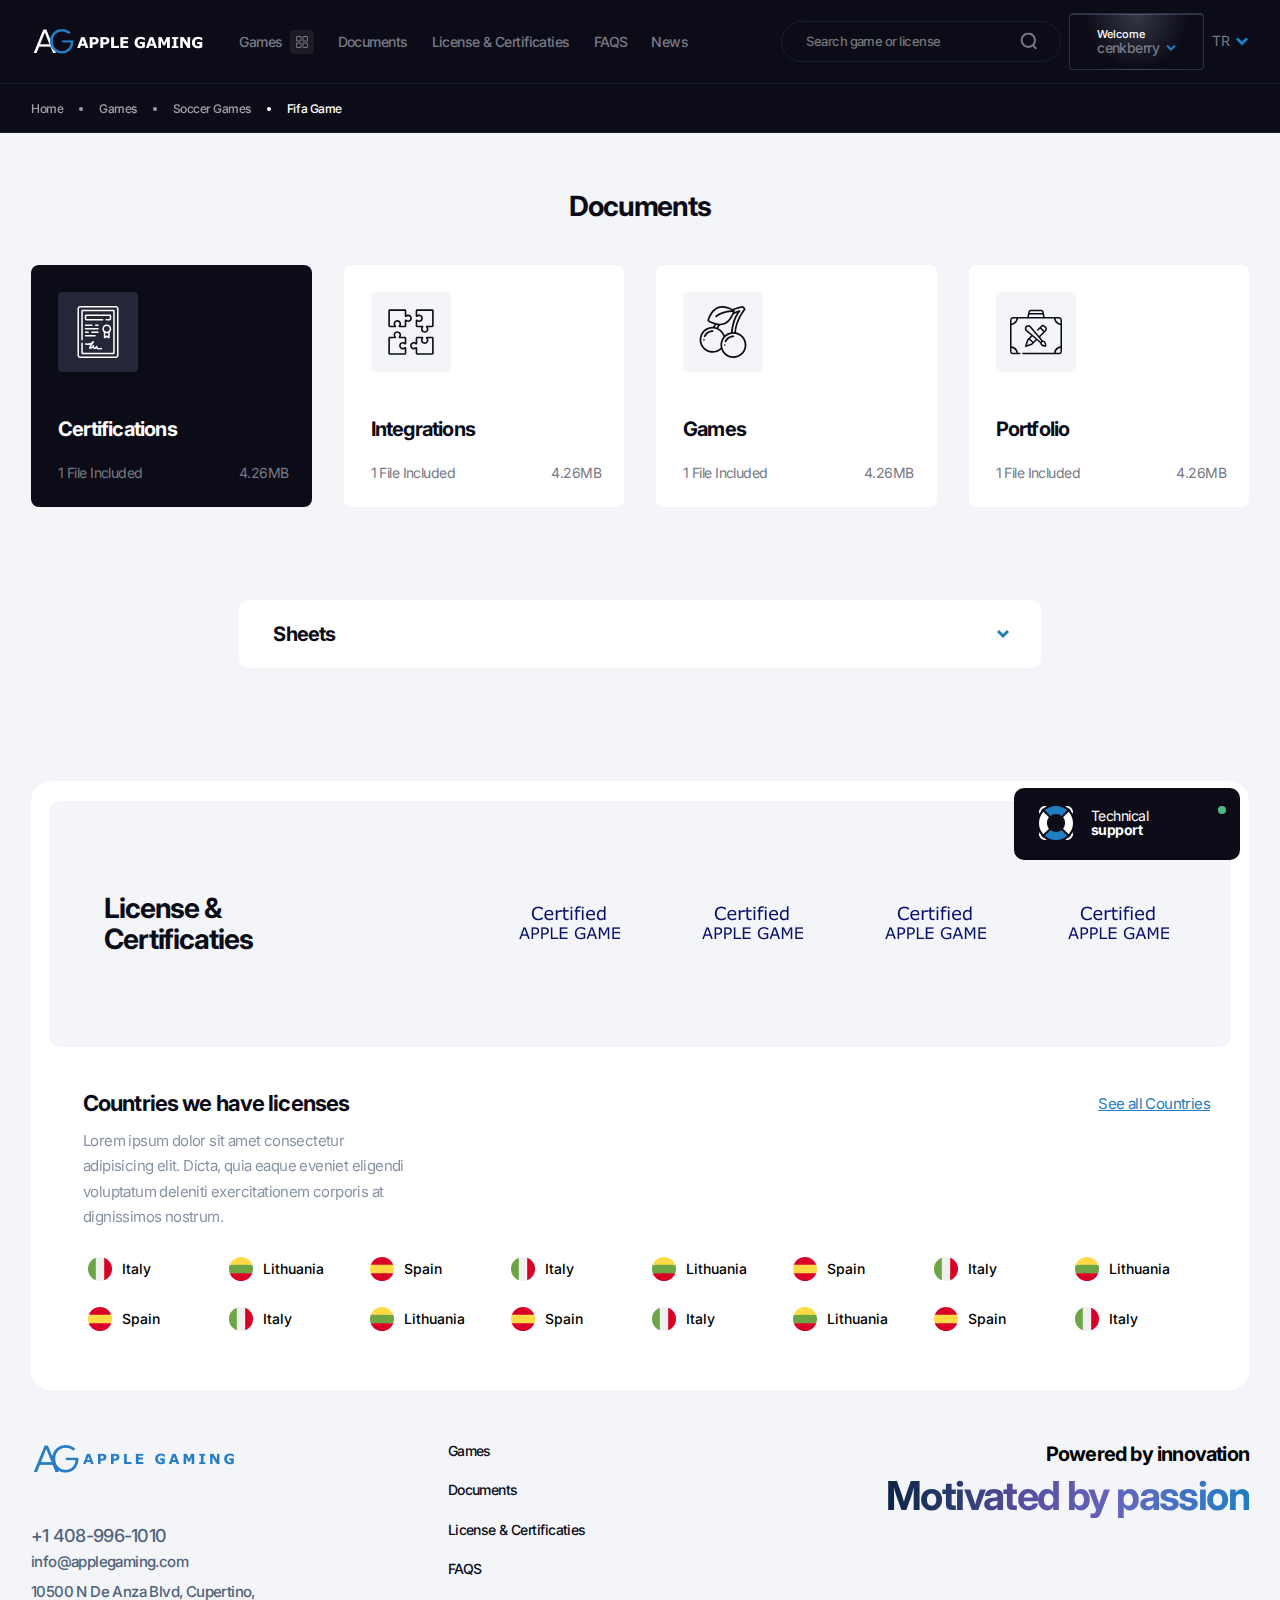
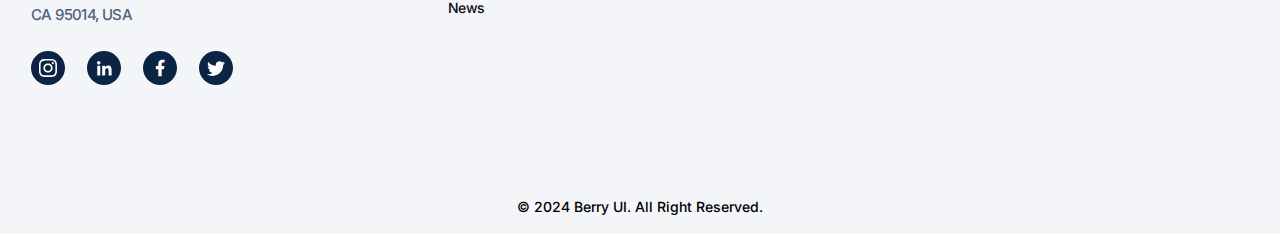
<file: documents.html>
<!doctype html><html lang="en"><head><meta charset="UTF-8"><script src="https://ajax.aspnetcdn.com/ajax/jQuery/jquery-3.7.1.min.js"></script><title>Apple Gaming</title><link rel="icon" type="image/x-icon" href="./assets/images/favicon.ico"/><meta name="google" content="nostranslate"><meta name="description" content="Apple Gaming"><meta name="viewport" content="width=device-width,initial-scale=1,minimum-scale=1,viewport-fit=cover"><meta name="mobile-web-app-capable" content="yes"><meta name="apple-mobile-web-app-capable" content="yes"><meta name="apple-mobile-web-app-status-bar-style" content="black-translucent"><script defer="defer" src="js/index.js"></script><link href="css/index.css" rel="stylesheet"></head><body class="isLogged"><header class="header"><div class="container"><div class="row align-items-center"><div class="col-8 col-sm-6 col-lg-2"><a href="./index.html" class="logo"><img src="[data-uri]" alt="logo"/></a></div><div class="d-none d-lg-block col-lg"><div class="navigation"><div class="navigation-menu"><a href="./games.html">Games</a> <svg width="24" height="24" viewBox="0 0 24 24" fill="none" xmlns="http://www.w3.org/2000/svg"><rect width="24" height="24" rx="4" fill="#1B1C25"/><g clip-path="url(#clip0_1279_328)"><path d="M10.1436 18H7.38769C6.62252 18 6 17.3775 6 16.6123V13.8564C6 13.0913 6.62252 12.4688 7.38769 12.4688H10.1436C10.9087 12.4688 11.5312 13.0913 11.5312 13.8564V16.6123C11.5312 17.3775 10.9087 18 10.1436 18ZM10.5938 13.8564C10.5938 13.6082 10.3918 13.4062 10.1436 13.4062H7.38769C7.13946 13.4062 6.9375 13.6082 6.9375 13.8564V16.6123C6.9375 16.8605 7.13946 17.0625 7.38769 17.0625H10.1436C10.3918 17.0625 10.5938 16.8605 10.5938 16.6123V13.8564Z" fill="#787985"/><path d="M16.5938 18H13.875C13.0996 18 12.4688 17.3692 12.4688 16.5938V13.875C12.4688 13.0996 13.0996 12.4688 13.875 12.4688H16.5938C17.3692 12.4688 18 13.0996 18 13.875V16.5938C18 17.3692 17.3692 18 16.5938 18ZM17.0625 13.875C17.0625 13.6165 16.8522 13.4062 16.5938 13.4062H13.875C13.6165 13.4062 13.4062 13.6165 13.4062 13.875V16.5938C13.4062 16.8522 13.6165 17.0625 13.875 17.0625H16.5938C16.8522 17.0625 17.0625 16.8522 17.0625 16.5938V13.875Z" fill="#787985"/><path d="M10.1436 11.5312H7.38769C6.62252 11.5312 6 10.9087 6 10.1436V7.38769C6 6.62252 6.62252 6 7.38769 6H10.1436C10.9087 6 11.5312 6.62252 11.5312 7.38769V10.1436C11.5312 10.9087 10.9087 11.5312 10.1436 11.5312ZM10.5938 7.38769C10.5938 7.13946 10.3918 6.9375 10.1436 6.9375H7.38769C7.13946 6.9375 6.9375 7.13946 6.9375 7.38769V10.1436C6.9375 10.3918 7.13946 10.5938 7.38769 10.5938H10.1436C10.3918 10.5938 10.5938 10.3918 10.5938 10.1436V7.38769Z" fill="#787985"/><path d="M16.5938 11.5312H13.875C13.0996 11.5312 12.4688 10.9004 12.4688 10.125V7.40625C12.4688 6.63084 13.0996 6 13.875 6H16.5938C17.3692 6 18 6.63084 18 7.40625V10.125C18 10.9004 17.3692 11.5312 16.5938 11.5312ZM17.0625 7.40625C17.0625 7.14778 16.8522 6.9375 16.5938 6.9375H13.875C13.6165 6.9375 13.4062 7.14778 13.4062 7.40625V10.125C13.4062 10.3835 13.6165 10.5938 13.875 10.5938H16.5938C16.8522 10.5938 17.0625 10.3835 17.0625 10.125V7.40625Z" fill="#787985"/></g><defs><clipPath id="clip0_1279_328"><rect width="12" height="12" fill="white" transform="matrix(1 0 0 -1 6 18)"/></clipPath></defs></svg><div class="navigation-category"><div class="container"><div class="row"><div class="col-3"><div class="navigation-category-title"><div>Games</div><span>Our games and gaming solutions are designed to enhance the</span></div></div><div class="col-9"><div class="navigation-category-games"><a href="./games.html" class="game-item"><div class="game-item-icon"><svg fill="#000000" width="52px" height="52px" viewBox="0 0 32 32" style="fill-rule: evenodd;
                              clip-rule: evenodd;
                              stroke-linejoin: round;
                              stroke-miterlimit: 2;" version="1.1" xml:space="preserve" xmlns="http://www.w3.org/2000/svg" xmlns:serif="http://www.serif.com/" xmlns:xlink="http://www.w3.org/1999/xlink"><g transform="matrix(1,0,0,1,-288,-336)"><g transform="matrix(1.02211,0,0,1,-6.99591,1)"><path d="M310.933,342C312.734,342 314.302,343.257 314.733,345.044C315.385,347.753 316.341,351.726 317.044,354.648C317.555,356.77 316.305,358.919 314.237,359.473C313.369,359.705 312.459,359.949 311.635,360.17C310.039,360.598 308.403,359.633 307.967,358.006C307.967,358.005 307.967,358.004 307.967,358.003C307.65,356.82 306.598,356 305.398,356C304.675,356 303.861,356 303.138,356C301.938,356 300.886,356.82 300.569,358.003C300.569,358.004 300.569,358.005 300.569,358.006C300.133,359.633 298.497,360.598 296.901,360.17C296.04,359.939 295.085,359.684 294.183,359.442C292.161,358.9 290.913,356.83 291.348,354.74C291.949,351.853 292.772,347.901 293.341,345.168C293.725,343.321 295.321,342 297.168,342C300.942,342 307.204,342 310.933,342Z" style="fill: rgb(144, 224, 239)"/></g><path d="M310.812,342C307.001,342 300.601,342 296.743,342C294.383,342 292.344,343.651 291.853,345.96C291.271,348.693 290.43,352.645 289.816,355.532C289.261,358.144 290.856,360.732 293.439,361.409L296.216,362.137C298.378,362.704 300.593,361.425 301.183,359.27L301.184,359.267C301.389,358.519 302.069,358 302.845,358C302.845,358 305.155,358 305.155,358C305.931,358 306.611,358.519 306.816,359.267L306.817,359.27C307.407,361.425 309.622,362.704 311.784,362.137L314.443,361.44C317.085,360.748 318.682,358.062 318.03,355.409C317.311,352.487 316.334,348.514 315.667,345.806C315.118,343.571 313.113,342 310.812,342L310.812,342ZM310.812,344C312.193,344 313.395,344.943 313.725,346.283C313.725,346.283 316.088,355.887 316.088,355.887C316.479,357.479 315.521,359.09 313.935,359.506C313.935,359.506 311.277,360.203 311.277,360.203C310.175,360.491 309.046,359.84 308.746,358.742C308.746,358.742 308.745,358.739 308.745,358.739C308.302,357.121 306.832,356 305.155,356L302.845,356C301.168,356 299.698,357.121 299.255,358.739C299.255,358.739 299.254,358.742 299.254,358.742C298.954,359.84 297.825,360.491 296.723,360.203C296.723,360.203 293.946,359.475 293.946,359.475C292.396,359.068 291.439,357.516 291.772,355.948C292.387,353.062 293.228,349.109 293.809,346.376C294.104,344.99 295.327,344 296.743,344L310.812,344ZM297,349L296,349C295.735,349 295.48,349.105 295.293,349.293C295.105,349.48 295,349.735 295,350C295,350.265 295.105,350.52 295.293,350.707C295.48,350.895 295.735,351 296,351L297,351L297,352C297,352.265 297.105,352.52 297.293,352.707C297.48,352.895 297.735,353 298,353C298.265,353 298.52,352.895 298.707,352.707C298.895,352.52 299,352.265 299,352L299,351L300,351C300.265,351 300.52,350.895 300.707,350.707C300.895,350.52 301,350.265 301,350C301,349.735 300.895,349.48 300.707,349.293C300.52,349.105 300.265,349 300,349L299,349L299,348C299,347.735 298.895,347.48 298.707,347.293C298.52,347.105 298.265,347 298,347C297.735,347 297.48,347.105 297.293,347.293C297.105,347.48 297,347.735 297,348L297,349ZM310,351C310.552,351 311,351.448 311,352C311,352.552 310.552,353 310,353C309.448,353 309,352.552 309,352C309,351.448 309.448,351 310,351ZM308,349C308.552,349 309,349.448 309,350C309,350.552 308.552,351 308,351C307.448,351 307,350.552 307,350C307,349.448 307.448,349 308,349ZM312,349C312.552,349 313,349.448 313,350C313,350.552 312.552,351 312,351C311.448,351 311,350.552 311,350C311,349.448 311.448,349 312,349ZM310,347C310.552,347 311,347.448 311,348C311,348.552 310.552,349 310,349C309.448,349 309,348.552 309,348C309,347.448 309.448,347 310,347Z" style="fill: rgb(25, 144, 167)"/></g></svg></div><div class="game-item-details"><div class="top"><div>All</div><span>games</span></div><div class="bottom"><div>4 game</div><span>listing</span></div></div></a><a href="#" class="game-item"><div class="game-item-icon"><svg fill="#000000" width="52px" height="52px" viewBox="0 0 32 32" style="fill-rule: evenodd;
                              clip-rule: evenodd;
                              stroke-linejoin: round;
                              stroke-miterlimit: 2;" version="1.1" xml:space="preserve" xmlns="http://www.w3.org/2000/svg" xmlns:serif="http://www.serif.com/" xmlns:xlink="http://www.w3.org/1999/xlink"><g transform="matrix(1,0,0,1,-288,-336)"><g transform="matrix(1.02211,0,0,1,-6.99591,1)"><path d="M310.933,342C312.734,342 314.302,343.257 314.733,345.044C315.385,347.753 316.341,351.726 317.044,354.648C317.555,356.77 316.305,358.919 314.237,359.473C313.369,359.705 312.459,359.949 311.635,360.17C310.039,360.598 308.403,359.633 307.967,358.006C307.967,358.005 307.967,358.004 307.967,358.003C307.65,356.82 306.598,356 305.398,356C304.675,356 303.861,356 303.138,356C301.938,356 300.886,356.82 300.569,358.003C300.569,358.004 300.569,358.005 300.569,358.006C300.133,359.633 298.497,360.598 296.901,360.17C296.04,359.939 295.085,359.684 294.183,359.442C292.161,358.9 290.913,356.83 291.348,354.74C291.949,351.853 292.772,347.901 293.341,345.168C293.725,343.321 295.321,342 297.168,342C300.942,342 307.204,342 310.933,342Z" style="fill: rgb(144, 224, 239)"/></g><path d="M310.812,342C307.001,342 300.601,342 296.743,342C294.383,342 292.344,343.651 291.853,345.96C291.271,348.693 290.43,352.645 289.816,355.532C289.261,358.144 290.856,360.732 293.439,361.409L296.216,362.137C298.378,362.704 300.593,361.425 301.183,359.27L301.184,359.267C301.389,358.519 302.069,358 302.845,358C302.845,358 305.155,358 305.155,358C305.931,358 306.611,358.519 306.816,359.267L306.817,359.27C307.407,361.425 309.622,362.704 311.784,362.137L314.443,361.44C317.085,360.748 318.682,358.062 318.03,355.409C317.311,352.487 316.334,348.514 315.667,345.806C315.118,343.571 313.113,342 310.812,342L310.812,342ZM310.812,344C312.193,344 313.395,344.943 313.725,346.283C313.725,346.283 316.088,355.887 316.088,355.887C316.479,357.479 315.521,359.09 313.935,359.506C313.935,359.506 311.277,360.203 311.277,360.203C310.175,360.491 309.046,359.84 308.746,358.742C308.746,358.742 308.745,358.739 308.745,358.739C308.302,357.121 306.832,356 305.155,356L302.845,356C301.168,356 299.698,357.121 299.255,358.739C299.255,358.739 299.254,358.742 299.254,358.742C298.954,359.84 297.825,360.491 296.723,360.203C296.723,360.203 293.946,359.475 293.946,359.475C292.396,359.068 291.439,357.516 291.772,355.948C292.387,353.062 293.228,349.109 293.809,346.376C294.104,344.99 295.327,344 296.743,344L310.812,344ZM297,349L296,349C295.735,349 295.48,349.105 295.293,349.293C295.105,349.48 295,349.735 295,350C295,350.265 295.105,350.52 295.293,350.707C295.48,350.895 295.735,351 296,351L297,351L297,352C297,352.265 297.105,352.52 297.293,352.707C297.48,352.895 297.735,353 298,353C298.265,353 298.52,352.895 298.707,352.707C298.895,352.52 299,352.265 299,352L299,351L300,351C300.265,351 300.52,350.895 300.707,350.707C300.895,350.52 301,350.265 301,350C301,349.735 300.895,349.48 300.707,349.293C300.52,349.105 300.265,349 300,349L299,349L299,348C299,347.735 298.895,347.48 298.707,347.293C298.52,347.105 298.265,347 298,347C297.735,347 297.48,347.105 297.293,347.293C297.105,347.48 297,347.735 297,348L297,349ZM310,351C310.552,351 311,351.448 311,352C311,352.552 310.552,353 310,353C309.448,353 309,352.552 309,352C309,351.448 309.448,351 310,351ZM308,349C308.552,349 309,349.448 309,350C309,350.552 308.552,351 308,351C307.448,351 307,350.552 307,350C307,349.448 307.448,349 308,349ZM312,349C312.552,349 313,349.448 313,350C313,350.552 312.552,351 312,351C311.448,351 311,350.552 311,350C311,349.448 311.448,349 312,349ZM310,347C310.552,347 311,347.448 311,348C311,348.552 310.552,349 310,349C309.448,349 309,348.552 309,348C309,347.448 309.448,347 310,347Z" style="fill: rgb(25, 144, 167)"/></g></svg></div><div class="game-item-details"><div class="top"><div>Arcade</div><span>games</span></div><div class="bottom"><div>4 game</div><span>listing</span></div></div></a><a href="#" class="game-item"><div class="game-item-icon"><svg fill="#000000" width="52px" height="52px" viewBox="0 0 32 32" style="fill-rule: evenodd;
                              clip-rule: evenodd;
                              stroke-linejoin: round;
                              stroke-miterlimit: 2;" version="1.1" xml:space="preserve" xmlns="http://www.w3.org/2000/svg" xmlns:serif="http://www.serif.com/" xmlns:xlink="http://www.w3.org/1999/xlink"><g transform="matrix(1,0,0,1,-288,-336)"><g transform="matrix(1.02211,0,0,1,-6.99591,1)"><path d="M310.933,342C312.734,342 314.302,343.257 314.733,345.044C315.385,347.753 316.341,351.726 317.044,354.648C317.555,356.77 316.305,358.919 314.237,359.473C313.369,359.705 312.459,359.949 311.635,360.17C310.039,360.598 308.403,359.633 307.967,358.006C307.967,358.005 307.967,358.004 307.967,358.003C307.65,356.82 306.598,356 305.398,356C304.675,356 303.861,356 303.138,356C301.938,356 300.886,356.82 300.569,358.003C300.569,358.004 300.569,358.005 300.569,358.006C300.133,359.633 298.497,360.598 296.901,360.17C296.04,359.939 295.085,359.684 294.183,359.442C292.161,358.9 290.913,356.83 291.348,354.74C291.949,351.853 292.772,347.901 293.341,345.168C293.725,343.321 295.321,342 297.168,342C300.942,342 307.204,342 310.933,342Z" style="fill: rgb(144, 224, 239)"/></g><path d="M310.812,342C307.001,342 300.601,342 296.743,342C294.383,342 292.344,343.651 291.853,345.96C291.271,348.693 290.43,352.645 289.816,355.532C289.261,358.144 290.856,360.732 293.439,361.409L296.216,362.137C298.378,362.704 300.593,361.425 301.183,359.27L301.184,359.267C301.389,358.519 302.069,358 302.845,358C302.845,358 305.155,358 305.155,358C305.931,358 306.611,358.519 306.816,359.267L306.817,359.27C307.407,361.425 309.622,362.704 311.784,362.137L314.443,361.44C317.085,360.748 318.682,358.062 318.03,355.409C317.311,352.487 316.334,348.514 315.667,345.806C315.118,343.571 313.113,342 310.812,342L310.812,342ZM310.812,344C312.193,344 313.395,344.943 313.725,346.283C313.725,346.283 316.088,355.887 316.088,355.887C316.479,357.479 315.521,359.09 313.935,359.506C313.935,359.506 311.277,360.203 311.277,360.203C310.175,360.491 309.046,359.84 308.746,358.742C308.746,358.742 308.745,358.739 308.745,358.739C308.302,357.121 306.832,356 305.155,356L302.845,356C301.168,356 299.698,357.121 299.255,358.739C299.255,358.739 299.254,358.742 299.254,358.742C298.954,359.84 297.825,360.491 296.723,360.203C296.723,360.203 293.946,359.475 293.946,359.475C292.396,359.068 291.439,357.516 291.772,355.948C292.387,353.062 293.228,349.109 293.809,346.376C294.104,344.99 295.327,344 296.743,344L310.812,344ZM297,349L296,349C295.735,349 295.48,349.105 295.293,349.293C295.105,349.48 295,349.735 295,350C295,350.265 295.105,350.52 295.293,350.707C295.48,350.895 295.735,351 296,351L297,351L297,352C297,352.265 297.105,352.52 297.293,352.707C297.48,352.895 297.735,353 298,353C298.265,353 298.52,352.895 298.707,352.707C298.895,352.52 299,352.265 299,352L299,351L300,351C300.265,351 300.52,350.895 300.707,350.707C300.895,350.52 301,350.265 301,350C301,349.735 300.895,349.48 300.707,349.293C300.52,349.105 300.265,349 300,349L299,349L299,348C299,347.735 298.895,347.48 298.707,347.293C298.52,347.105 298.265,347 298,347C297.735,347 297.48,347.105 297.293,347.293C297.105,347.48 297,347.735 297,348L297,349ZM310,351C310.552,351 311,351.448 311,352C311,352.552 310.552,353 310,353C309.448,353 309,352.552 309,352C309,351.448 309.448,351 310,351ZM308,349C308.552,349 309,349.448 309,350C309,350.552 308.552,351 308,351C307.448,351 307,350.552 307,350C307,349.448 307.448,349 308,349ZM312,349C312.552,349 313,349.448 313,350C313,350.552 312.552,351 312,351C311.448,351 311,350.552 311,350C311,349.448 311.448,349 312,349ZM310,347C310.552,347 311,347.448 311,348C311,348.552 310.552,349 310,349C309.448,349 309,348.552 309,348C309,347.448 309.448,347 310,347Z" style="fill: rgb(25, 144, 167)"/></g></svg></div><div class="game-item-details"><div class="top"><div>Soccer</div><span>games</span></div><div class="bottom"><div>4 game</div><span>listing</span></div></div></a><a href="#" class="game-item"><div class="game-item-icon"><svg fill="#000000" width="52px" height="52px" viewBox="0 0 32 32" style="fill-rule: evenodd;
                              clip-rule: evenodd;
                              stroke-linejoin: round;
                              stroke-miterlimit: 2;" version="1.1" xml:space="preserve" xmlns="http://www.w3.org/2000/svg" xmlns:serif="http://www.serif.com/" xmlns:xlink="http://www.w3.org/1999/xlink"><g transform="matrix(1,0,0,1,-288,-336)"><g transform="matrix(1.02211,0,0,1,-6.99591,1)"><path d="M310.933,342C312.734,342 314.302,343.257 314.733,345.044C315.385,347.753 316.341,351.726 317.044,354.648C317.555,356.77 316.305,358.919 314.237,359.473C313.369,359.705 312.459,359.949 311.635,360.17C310.039,360.598 308.403,359.633 307.967,358.006C307.967,358.005 307.967,358.004 307.967,358.003C307.65,356.82 306.598,356 305.398,356C304.675,356 303.861,356 303.138,356C301.938,356 300.886,356.82 300.569,358.003C300.569,358.004 300.569,358.005 300.569,358.006C300.133,359.633 298.497,360.598 296.901,360.17C296.04,359.939 295.085,359.684 294.183,359.442C292.161,358.9 290.913,356.83 291.348,354.74C291.949,351.853 292.772,347.901 293.341,345.168C293.725,343.321 295.321,342 297.168,342C300.942,342 307.204,342 310.933,342Z" style="fill: rgb(144, 224, 239)"/></g><path d="M310.812,342C307.001,342 300.601,342 296.743,342C294.383,342 292.344,343.651 291.853,345.96C291.271,348.693 290.43,352.645 289.816,355.532C289.261,358.144 290.856,360.732 293.439,361.409L296.216,362.137C298.378,362.704 300.593,361.425 301.183,359.27L301.184,359.267C301.389,358.519 302.069,358 302.845,358C302.845,358 305.155,358 305.155,358C305.931,358 306.611,358.519 306.816,359.267L306.817,359.27C307.407,361.425 309.622,362.704 311.784,362.137L314.443,361.44C317.085,360.748 318.682,358.062 318.03,355.409C317.311,352.487 316.334,348.514 315.667,345.806C315.118,343.571 313.113,342 310.812,342L310.812,342ZM310.812,344C312.193,344 313.395,344.943 313.725,346.283C313.725,346.283 316.088,355.887 316.088,355.887C316.479,357.479 315.521,359.09 313.935,359.506C313.935,359.506 311.277,360.203 311.277,360.203C310.175,360.491 309.046,359.84 308.746,358.742C308.746,358.742 308.745,358.739 308.745,358.739C308.302,357.121 306.832,356 305.155,356L302.845,356C301.168,356 299.698,357.121 299.255,358.739C299.255,358.739 299.254,358.742 299.254,358.742C298.954,359.84 297.825,360.491 296.723,360.203C296.723,360.203 293.946,359.475 293.946,359.475C292.396,359.068 291.439,357.516 291.772,355.948C292.387,353.062 293.228,349.109 293.809,346.376C294.104,344.99 295.327,344 296.743,344L310.812,344ZM297,349L296,349C295.735,349 295.48,349.105 295.293,349.293C295.105,349.48 295,349.735 295,350C295,350.265 295.105,350.52 295.293,350.707C295.48,350.895 295.735,351 296,351L297,351L297,352C297,352.265 297.105,352.52 297.293,352.707C297.48,352.895 297.735,353 298,353C298.265,353 298.52,352.895 298.707,352.707C298.895,352.52 299,352.265 299,352L299,351L300,351C300.265,351 300.52,350.895 300.707,350.707C300.895,350.52 301,350.265 301,350C301,349.735 300.895,349.48 300.707,349.293C300.52,349.105 300.265,349 300,349L299,349L299,348C299,347.735 298.895,347.48 298.707,347.293C298.52,347.105 298.265,347 298,347C297.735,347 297.48,347.105 297.293,347.293C297.105,347.48 297,347.735 297,348L297,349ZM310,351C310.552,351 311,351.448 311,352C311,352.552 310.552,353 310,353C309.448,353 309,352.552 309,352C309,351.448 309.448,351 310,351ZM308,349C308.552,349 309,349.448 309,350C309,350.552 308.552,351 308,351C307.448,351 307,350.552 307,350C307,349.448 307.448,349 308,349ZM312,349C312.552,349 313,349.448 313,350C313,350.552 312.552,351 312,351C311.448,351 311,350.552 311,350C311,349.448 311.448,349 312,349ZM310,347C310.552,347 311,347.448 311,348C311,348.552 310.552,349 310,349C309.448,349 309,348.552 309,348C309,347.448 309.448,347 310,347Z" style="fill: rgb(25, 144, 167)"/></g></svg></div><div class="game-item-details"><div class="top"><div>Horror</div><span>games</span></div><div class="bottom"><div>4 game</div><span>listing</span></div></div></a><a href="#" class="game-item"><div class="game-item-icon"><svg fill="#000000" width="52px" height="52px" viewBox="0 0 32 32" style="fill-rule: evenodd;
                              clip-rule: evenodd;
                              stroke-linejoin: round;
                              stroke-miterlimit: 2;" version="1.1" xml:space="preserve" xmlns="http://www.w3.org/2000/svg" xmlns:serif="http://www.serif.com/" xmlns:xlink="http://www.w3.org/1999/xlink"><g transform="matrix(1,0,0,1,-288,-336)"><g transform="matrix(1.02211,0,0,1,-6.99591,1)"><path d="M310.933,342C312.734,342 314.302,343.257 314.733,345.044C315.385,347.753 316.341,351.726 317.044,354.648C317.555,356.77 316.305,358.919 314.237,359.473C313.369,359.705 312.459,359.949 311.635,360.17C310.039,360.598 308.403,359.633 307.967,358.006C307.967,358.005 307.967,358.004 307.967,358.003C307.65,356.82 306.598,356 305.398,356C304.675,356 303.861,356 303.138,356C301.938,356 300.886,356.82 300.569,358.003C300.569,358.004 300.569,358.005 300.569,358.006C300.133,359.633 298.497,360.598 296.901,360.17C296.04,359.939 295.085,359.684 294.183,359.442C292.161,358.9 290.913,356.83 291.348,354.74C291.949,351.853 292.772,347.901 293.341,345.168C293.725,343.321 295.321,342 297.168,342C300.942,342 307.204,342 310.933,342Z" style="fill: rgb(144, 224, 239)"/></g><path d="M310.812,342C307.001,342 300.601,342 296.743,342C294.383,342 292.344,343.651 291.853,345.96C291.271,348.693 290.43,352.645 289.816,355.532C289.261,358.144 290.856,360.732 293.439,361.409L296.216,362.137C298.378,362.704 300.593,361.425 301.183,359.27L301.184,359.267C301.389,358.519 302.069,358 302.845,358C302.845,358 305.155,358 305.155,358C305.931,358 306.611,358.519 306.816,359.267L306.817,359.27C307.407,361.425 309.622,362.704 311.784,362.137L314.443,361.44C317.085,360.748 318.682,358.062 318.03,355.409C317.311,352.487 316.334,348.514 315.667,345.806C315.118,343.571 313.113,342 310.812,342L310.812,342ZM310.812,344C312.193,344 313.395,344.943 313.725,346.283C313.725,346.283 316.088,355.887 316.088,355.887C316.479,357.479 315.521,359.09 313.935,359.506C313.935,359.506 311.277,360.203 311.277,360.203C310.175,360.491 309.046,359.84 308.746,358.742C308.746,358.742 308.745,358.739 308.745,358.739C308.302,357.121 306.832,356 305.155,356L302.845,356C301.168,356 299.698,357.121 299.255,358.739C299.255,358.739 299.254,358.742 299.254,358.742C298.954,359.84 297.825,360.491 296.723,360.203C296.723,360.203 293.946,359.475 293.946,359.475C292.396,359.068 291.439,357.516 291.772,355.948C292.387,353.062 293.228,349.109 293.809,346.376C294.104,344.99 295.327,344 296.743,344L310.812,344ZM297,349L296,349C295.735,349 295.48,349.105 295.293,349.293C295.105,349.48 295,349.735 295,350C295,350.265 295.105,350.52 295.293,350.707C295.48,350.895 295.735,351 296,351L297,351L297,352C297,352.265 297.105,352.52 297.293,352.707C297.48,352.895 297.735,353 298,353C298.265,353 298.52,352.895 298.707,352.707C298.895,352.52 299,352.265 299,352L299,351L300,351C300.265,351 300.52,350.895 300.707,350.707C300.895,350.52 301,350.265 301,350C301,349.735 300.895,349.48 300.707,349.293C300.52,349.105 300.265,349 300,349L299,349L299,348C299,347.735 298.895,347.48 298.707,347.293C298.52,347.105 298.265,347 298,347C297.735,347 297.48,347.105 297.293,347.293C297.105,347.48 297,347.735 297,348L297,349ZM310,351C310.552,351 311,351.448 311,352C311,352.552 310.552,353 310,353C309.448,353 309,352.552 309,352C309,351.448 309.448,351 310,351ZM308,349C308.552,349 309,349.448 309,350C309,350.552 308.552,351 308,351C307.448,351 307,350.552 307,350C307,349.448 307.448,349 308,349ZM312,349C312.552,349 313,349.448 313,350C313,350.552 312.552,351 312,351C311.448,351 311,350.552 311,350C311,349.448 311.448,349 312,349ZM310,347C310.552,347 311,347.448 311,348C311,348.552 310.552,349 310,349C309.448,349 309,348.552 309,348C309,347.448 309.448,347 310,347Z" style="fill: rgb(25, 144, 167)"/></g></svg></div><div class="game-item-details"><div class="top"><div>Tennis</div><span>games</span></div><div class="bottom"><div>4 game</div><span>listing</span></div></div></a><a href="#" class="game-item"><div class="game-item-icon"><svg fill="#000000" width="52px" height="52px" viewBox="0 0 32 32" style="fill-rule: evenodd;
                              clip-rule: evenodd;
                              stroke-linejoin: round;
                              stroke-miterlimit: 2;" version="1.1" xml:space="preserve" xmlns="http://www.w3.org/2000/svg" xmlns:serif="http://www.serif.com/" xmlns:xlink="http://www.w3.org/1999/xlink"><g transform="matrix(1,0,0,1,-288,-336)"><g transform="matrix(1.02211,0,0,1,-6.99591,1)"><path d="M310.933,342C312.734,342 314.302,343.257 314.733,345.044C315.385,347.753 316.341,351.726 317.044,354.648C317.555,356.77 316.305,358.919 314.237,359.473C313.369,359.705 312.459,359.949 311.635,360.17C310.039,360.598 308.403,359.633 307.967,358.006C307.967,358.005 307.967,358.004 307.967,358.003C307.65,356.82 306.598,356 305.398,356C304.675,356 303.861,356 303.138,356C301.938,356 300.886,356.82 300.569,358.003C300.569,358.004 300.569,358.005 300.569,358.006C300.133,359.633 298.497,360.598 296.901,360.17C296.04,359.939 295.085,359.684 294.183,359.442C292.161,358.9 290.913,356.83 291.348,354.74C291.949,351.853 292.772,347.901 293.341,345.168C293.725,343.321 295.321,342 297.168,342C300.942,342 307.204,342 310.933,342Z" style="fill: rgb(144, 224, 239)"/></g><path d="M310.812,342C307.001,342 300.601,342 296.743,342C294.383,342 292.344,343.651 291.853,345.96C291.271,348.693 290.43,352.645 289.816,355.532C289.261,358.144 290.856,360.732 293.439,361.409L296.216,362.137C298.378,362.704 300.593,361.425 301.183,359.27L301.184,359.267C301.389,358.519 302.069,358 302.845,358C302.845,358 305.155,358 305.155,358C305.931,358 306.611,358.519 306.816,359.267L306.817,359.27C307.407,361.425 309.622,362.704 311.784,362.137L314.443,361.44C317.085,360.748 318.682,358.062 318.03,355.409C317.311,352.487 316.334,348.514 315.667,345.806C315.118,343.571 313.113,342 310.812,342L310.812,342ZM310.812,344C312.193,344 313.395,344.943 313.725,346.283C313.725,346.283 316.088,355.887 316.088,355.887C316.479,357.479 315.521,359.09 313.935,359.506C313.935,359.506 311.277,360.203 311.277,360.203C310.175,360.491 309.046,359.84 308.746,358.742C308.746,358.742 308.745,358.739 308.745,358.739C308.302,357.121 306.832,356 305.155,356L302.845,356C301.168,356 299.698,357.121 299.255,358.739C299.255,358.739 299.254,358.742 299.254,358.742C298.954,359.84 297.825,360.491 296.723,360.203C296.723,360.203 293.946,359.475 293.946,359.475C292.396,359.068 291.439,357.516 291.772,355.948C292.387,353.062 293.228,349.109 293.809,346.376C294.104,344.99 295.327,344 296.743,344L310.812,344ZM297,349L296,349C295.735,349 295.48,349.105 295.293,349.293C295.105,349.48 295,349.735 295,350C295,350.265 295.105,350.52 295.293,350.707C295.48,350.895 295.735,351 296,351L297,351L297,352C297,352.265 297.105,352.52 297.293,352.707C297.48,352.895 297.735,353 298,353C298.265,353 298.52,352.895 298.707,352.707C298.895,352.52 299,352.265 299,352L299,351L300,351C300.265,351 300.52,350.895 300.707,350.707C300.895,350.52 301,350.265 301,350C301,349.735 300.895,349.48 300.707,349.293C300.52,349.105 300.265,349 300,349L299,349L299,348C299,347.735 298.895,347.48 298.707,347.293C298.52,347.105 298.265,347 298,347C297.735,347 297.48,347.105 297.293,347.293C297.105,347.48 297,347.735 297,348L297,349ZM310,351C310.552,351 311,351.448 311,352C311,352.552 310.552,353 310,353C309.448,353 309,352.552 309,352C309,351.448 309.448,351 310,351ZM308,349C308.552,349 309,349.448 309,350C309,350.552 308.552,351 308,351C307.448,351 307,350.552 307,350C307,349.448 307.448,349 308,349ZM312,349C312.552,349 313,349.448 313,350C313,350.552 312.552,351 312,351C311.448,351 311,350.552 311,350C311,349.448 311.448,349 312,349ZM310,347C310.552,347 311,347.448 311,348C311,348.552 310.552,349 310,349C309.448,349 309,348.552 309,348C309,347.448 309.448,347 310,347Z" style="fill: rgb(25, 144, 167)"/></g></svg></div><div class="game-item-details"><div class="top"><div>Basketball</div><span>games</span></div><div class="bottom"><div>4 game</div><span>listing</span></div></div></a></div></div></div></div></div></div><ul><li><a href="./documents.html">Documents</a></li><li><a href="./license.html">License & Certificaties</a></li><li><a href="./faqs.html">FAQS</a></li><li><a href="./news-menu.html">News</a></li></ul></div></div><div class="col-4 col-sm-6 col-lg-auto"><div class="header-right"><form action="#" autocomplete="off" class="apple-search-bar"><input placeholder="Search game or license" id="apple-search-bar-input"/> <svg width="17" height="17" viewBox="0 0 17 17" fill="none" xmlns="http://www.w3.org/2000/svg"><circle cx="8.31839" cy="7.68387" r="6.69388" stroke="#787985" stroke-width="2"/><rect x="12.0229" y="13.1748" width="2" height="5.19191" transform="rotate(-42.3802 12.0229 13.1748)" fill="#787985"/></svg><div class="apple-search-bar-inside"><ul><li><a href="#">Game Name 1</a></li><li><a href="#">Game Name 2</a></li><li><a href="#">Game Name 3</a></li></ul></div></form><div class="user-buttons"><a href="./login.html" class="btn btn-user">Login</a></div><div class="apple-user"><div class="apple-user-info"><div>Welcome</div><div><div>cenkberry</div><svg width="10" height="7" viewBox="0 0 10 7" fill="none" xmlns="http://www.w3.org/2000/svg"><path d="M1 1.5L5 5.5L9 1.5" stroke="#1F7DC1" stroke-width="2"/></svg></div></div><div class="apple-user-inside"><ul><li><a href="./account.html">Account Settings</a></li><li><a href="#">Logout</a></li></ul></div></div><div class="apple-lang-dropdown"><div class="selectedLang parentActive">TR</div><div class="content"><div>GER</div><div>ENG</div><div>ITA</div></div></div><div class="hamburger-open"><svg width="32" height="23" viewBox="0 0 32 23" fill="none" xmlns="http://www.w3.org/2000/svg"><path d="M30.4762 4.57143H1.52381C0.685714 4.57143 0 3.88571 0 3.04762V1.52381C0 0.685714 0.685714 0 1.52381 0H30.4762C31.3143 0 32 0.685714 32 1.52381V3.04762C32 3.88571 31.3143 4.57143 30.4762 4.57143Z" fill="url(#paint0_linear_5_14)"/><path d="M30.4762 13.7143H1.52381C0.685714 13.7143 0 13.0286 0 12.1905V10.6667C0 9.82857 0.685714 9.14286 1.52381 9.14286H30.4762C31.3143 9.14286 32 9.82857 32 10.6667V12.1905C32 13.0286 31.3143 13.7143 30.4762 13.7143Z" fill="url(#paint1_linear_5_14)"/><path d="M30.4762 22.8571H1.52381C0.685714 22.8571 0 22.1714 0 21.3333V19.8095C0 18.9714 0.685714 18.2857 1.52381 18.2857H30.4762C31.3143 18.2857 32 18.9714 32 19.8095V21.3333C32 22.1714 31.3143 22.8571 30.4762 22.8571Z" fill="url(#paint2_linear_5_14)"/><defs><linearGradient id="paint0_linear_5_14" x1="6.90743" y1="-6.80686" x2="24.2979" y2="10.5836" gradientUnits="userSpaceOnUse"><stop offset="0.237" stop-color="#3BC9F3"/><stop offset="0.85" stop-color="#1591D8"/></linearGradient><linearGradient id="paint1_linear_5_14" x1="6.90743" y1="2.336" x2="24.2979" y2="19.7265" gradientUnits="userSpaceOnUse"><stop offset="0.237" stop-color="#3BC9F3"/><stop offset="0.85" stop-color="#1591D8"/></linearGradient><linearGradient id="paint2_linear_5_14" x1="6.90743" y1="11.4789" x2="24.2979" y2="28.8693" gradientUnits="userSpaceOnUse"><stop offset="0.237" stop-color="#3BC9F3"/><stop offset="0.85" stop-color="#1591D8"/></linearGradient></defs></svg></div></div></div></div></div></header><div class="mobile-menu"><div class="container"><div class="mobile-menu-top"><a href="./index.html" class="logo"><img src="[data-uri]" alt="logo"/></a><div class="hamburger-close"><svg width="32" height="23" viewBox="0 0 32 23" fill="none" xmlns="http://www.w3.org/2000/svg"><path d="M30.4762 4.57143H1.52381C0.685714 4.57143 0 3.88571 0 3.04762V1.52381C0 0.685714 0.685714 0 1.52381 0H30.4762C31.3143 0 32 0.685714 32 1.52381V3.04762C32 3.88571 31.3143 4.57143 30.4762 4.57143Z" fill="url(#paint0_linear_5_14)"/><path d="M30.4762 13.7143H1.52381C0.685714 13.7143 0 13.0286 0 12.1905V10.6667C0 9.82857 0.685714 9.14286 1.52381 9.14286H30.4762C31.3143 9.14286 32 9.82857 32 10.6667V12.1905C32 13.0286 31.3143 13.7143 30.4762 13.7143Z" fill="url(#paint1_linear_5_14)"/><path d="M30.4762 22.8571H1.52381C0.685714 22.8571 0 22.1714 0 21.3333V19.8095C0 18.9714 0.685714 18.2857 1.52381 18.2857H30.4762C31.3143 18.2857 32 18.9714 32 19.8095V21.3333C32 22.1714 31.3143 22.8571 30.4762 22.8571Z" fill="url(#paint2_linear_5_14)"/><defs><linearGradient id="paint0_linear_5_14" x1="6.90743" y1="-6.80686" x2="24.2979" y2="10.5836" gradientUnits="userSpaceOnUse"><stop offset="0.237" stop-color="#3BC9F3"/><stop offset="0.85" stop-color="#1591D8"/></linearGradient><linearGradient id="paint1_linear_5_14" x1="6.90743" y1="2.336" x2="24.2979" y2="19.7265" gradientUnits="userSpaceOnUse"><stop offset="0.237" stop-color="#3BC9F3"/><stop offset="0.85" stop-color="#1591D8"/></linearGradient><linearGradient id="paint2_linear_5_14" x1="6.90743" y1="11.4789" x2="24.2979" y2="28.8693" gradientUnits="userSpaceOnUse"><stop offset="0.237" stop-color="#3BC9F3"/><stop offset="0.85" stop-color="#1591D8"/></linearGradient></defs></svg></div></div><div class="mobile-user-menu"><div class="user-buttons"><a href="./login.html" class="btn btn-user">Login</a></div><div class="apple-user"><div class="apple-user-info"><div>Welcome</div><div><div>CenkBerry</div><svg width="10" height="7" viewBox="0 0 10 7" fill="none" xmlns="http://www.w3.org/2000/svg"><path d="M1 1.5L5 5.5L9 1.5" stroke="#1F7DC1" stroke-width="2"/></svg></div></div><div class="apple-user-inside"><ul><li><a href="./account.html">Account Settings</a></li><li><a href="#">Logout</a></li></ul></div></div></div><div class="mobile-menu-category"><ul><li><a href="./games.html">Games</a></li><li><a href="./news-menu.html">News</a></li><li><a href="./faqs.html">FAQS</a></li><li><a href="./documents.html">Documents</a></li><li><a href="./license.html">License & Certificaties</a></li></ul></div><form action="/" class="apple-search"><input placeholder="Search Game"/> <svg width="17" height="17" viewBox="0 0 17 17" fill="none" xmlns="http://www.w3.org/2000/svg"><circle cx="8.31839" cy="7.68387" r="6.69388" stroke="#787985" stroke-width="2"/><rect x="12.0229" y="13.1748" width="2" height="5.19191" transform="rotate(-42.3802 12.0229 13.1748)" fill="#787985"/></svg></form></div></div><div class="pagination"><div class="container"><div class="items"><ul><li><a href="#">Home</a></li><li><a href="#">Games</a></li><li><a href="#">Soccer Games</a></li><li><a href="#">Fifa Game</a></li></ul></div></div></div><main><div class="container"><div class="documents-title">Documents</div><div class="documents-tabs tabSelect"><div data-target="cer-box" class="documents-item active"><div class="item-top"><div class="item-icon"><svg width="42" height="52" viewBox="0 0 42 52" fill="none" xmlns="http://www.w3.org/2000/svg"><path d="M27.4584 32.2197C27.6202 32.2956 27.7914 32.3328 27.9609 32.3328C28.2292 32.3328 28.4936 32.2397 28.7109 32.0588L29.7685 31.1788L30.8262 32.0588C31.181 32.3539 31.661 32.4155 32.0787 32.2196C32.4965 32.0237 32.756 31.6153 32.756 31.1539V26.176C33.663 25.358 34.2342 24.1746 34.2342 22.86C34.2342 20.3976 32.2309 18.3943 29.7685 18.3943C27.306 18.3943 25.3027 20.3976 25.3027 22.86C25.3027 24.1746 25.8739 25.3581 26.781 26.176V31.1539C26.7811 31.6154 27.0406 32.0238 27.4584 32.2197ZM31.2341 30.4185L30.5213 29.8255C30.0851 29.4626 29.4519 29.4627 29.0157 29.8255L28.3028 30.4185V27.0774C28.7622 27.2375 29.2551 27.3257 29.7685 27.3257C30.2819 27.3257 30.7746 27.2375 31.2341 27.0774V30.4185ZM29.7685 19.9162C31.3918 19.9162 32.7124 21.2368 32.7124 22.8601C32.7124 24.4833 31.3918 25.8039 29.7685 25.8039C28.1452 25.8039 26.8246 24.4833 26.8246 22.8601C26.8247 21.2368 28.1453 19.9162 29.7685 19.9162Z" fill="#0B0C17"/><path d="M38.7585 0H3.24249C1.70876 0 0.460938 1.24782 0.460938 2.78165V49.2184C0.460938 50.7523 1.70876 52.0001 3.24249 52.0001H38.7585C40.2924 52.0001 41.5402 50.7523 41.5402 49.2184V2.78165C41.5401 1.24782 40.2924 0 38.7585 0V0ZM40.0182 49.2184C40.0182 49.9131 39.4531 50.4782 38.7584 50.4782H3.24249C2.54791 50.4782 1.9828 49.9131 1.9828 49.2184V2.78165C1.9828 2.08698 2.54791 1.52186 3.24249 1.52186H38.7585C39.4532 1.52186 40.0183 2.08698 40.0183 2.78165V49.2184H40.0182Z" fill="#0B0C17"/><path d="M36.5056 3.75171H5.49648C4.82534 3.75171 4.2793 4.29765 4.2793 4.96879V33.6683C4.2793 34.0886 4.61999 34.4292 5.04023 34.4292C5.46046 34.4292 5.80116 34.0886 5.80116 33.6683V5.27357H36.2008V46.7265H5.80116V37.2512C5.80116 36.8309 5.46046 36.4902 5.04023 36.4902C4.61999 36.4902 4.2793 36.8309 4.2793 37.2512V47.0313C4.2793 47.7024 4.82534 48.2483 5.49648 48.2483H36.5056C37.1767 48.2483 37.7228 47.7024 37.7228 47.0313V4.96879C37.7228 4.29765 37.1767 3.75171 36.5056 3.75171Z" fill="#0B0C17"/><path d="M34.2343 9.97288C34.2343 9.10978 33.5321 8.40759 32.669 8.40759H9.33091C8.46781 8.40759 7.76562 9.10978 7.76562 9.97288V12.8744C7.76562 13.7374 8.46781 14.4396 9.33091 14.4396H25.6566C26.0768 14.4396 26.4175 14.0989 26.4175 13.6787C26.4175 13.2585 26.0768 12.9178 25.6566 12.9178H9.33091C9.30696 12.9178 9.28748 12.8983 9.28748 12.8744V9.97288C9.28748 9.94893 9.30696 9.92945 9.33091 9.92945H32.669C32.693 9.92945 32.7124 9.94893 32.7124 9.97288V12.8744C32.7124 12.8983 32.693 12.9178 32.669 12.9178H29.1487C28.7284 12.9178 28.3877 13.2585 28.3877 13.6787C28.3877 14.0989 28.7284 14.4396 29.1487 14.4396H32.669C33.5321 14.4396 34.2343 13.7374 34.2343 12.8744V9.97288Z" fill="#0B0C17"/><path d="M12.3131 40.4063C11.6931 41.7857 12.1083 42.4582 12.5658 42.7795C13.6373 43.5318 14.9627 42.3438 15.5997 41.7727L15.6065 41.7667C15.8118 42.2346 16.1571 42.6064 16.6021 42.832C17.7124 43.3946 18.6414 42.8366 19.3147 42.1286C19.4735 42.4194 19.6737 42.6738 19.9116 42.8828C20.5117 43.4099 21.375 43.5928 22.2846 43.5928C23.1006 43.5928 23.954 43.4455 24.6871 43.2674C25.0954 43.1682 25.3461 42.7568 25.2469 42.3484C25.1477 41.94 24.7363 41.6891 24.3279 41.7886C22.7061 42.1824 21.3987 42.1636 20.9159 41.7395C20.4975 41.3719 20.4158 40.733 20.4044 40.3849C20.3933 40.0504 20.165 39.7624 19.8418 39.6752C19.5187 39.5881 19.1764 39.7224 18.9989 40.0062C18.2315 41.2317 17.7047 41.6848 17.29 41.4746C17.1285 41.3927 17.0169 41.2457 16.9583 41.0375C16.869 40.7203 16.9254 40.3188 17.0986 40.0381C17.3193 39.6806 17.2085 39.2118 16.8509 38.991C16.4934 38.7702 16.0244 38.8811 15.8038 39.2385C15.4739 39.7726 15.0502 40.2235 14.5841 40.6396C14.0503 41.118 13.732 41.3321 13.5464 41.4259C13.622 41.1402 13.8784 40.5861 14.6074 39.5148C15.3673 38.399 16.1403 37.2821 16.95 36.1922L16.9655 36.1714C17.2041 35.8504 17.1536 35.3996 16.8498 35.1394C16.546 34.8793 16.0927 34.8986 15.8123 35.1838C14.0806 36.9448 11.2738 37.7772 8.6621 37.3052C8.24856 37.2303 7.85267 37.505 7.7779 37.9186C7.70312 38.3321 7.97777 38.728 8.39131 38.8028C10.1436 39.1196 11.9324 38.9554 13.5375 38.3762C13.5283 38.3906 13.4153 38.5616 13.349 38.659C13.0731 39.0642 12.6115 39.7425 12.3131 40.4063Z" fill="#0B0C17"/><path d="M18.6652 18.3944C18.245 18.3944 17.9043 18.7351 17.9043 19.1553C17.9043 19.5756 18.245 19.9163 18.6652 19.9163H21.0009C21.4211 19.9163 21.7618 19.5756 21.7618 19.1553C21.7618 18.7351 21.4211 18.3944 21.0009 18.3944H18.6652Z" fill="#0B0C17"/><path d="M8.52655 19.9163H14.8773C15.2975 19.9163 15.6382 19.5756 15.6382 19.1553C15.6382 18.7351 15.2975 18.3944 14.8773 18.3944H8.52655C8.10632 18.3944 7.76562 18.7351 7.76562 19.1553C7.76562 19.5756 8.10632 19.9163 8.52655 19.9163Z" fill="#0B0C17"/><path d="M8.52655 23.4312H20.9999C21.4202 23.4312 21.7608 23.0905 21.7608 22.6702C21.7608 22.25 21.4202 21.9093 20.9999 21.9093H8.52655C8.10632 21.9093 7.76562 22.25 7.76562 22.6702C7.76562 23.0905 8.10632 23.4312 8.52655 23.4312Z" fill="#0B0C17"/><path d="M21.7618 26.1852C21.7618 25.765 21.4211 25.4243 21.0009 25.4243H14.8781C14.4579 25.4243 14.1172 25.765 14.1172 26.1852C14.1172 26.6055 14.4579 26.9462 14.8781 26.9462H21.0009C21.4211 26.9462 21.7618 26.6055 21.7618 26.1852Z" fill="#0B0C17"/><path d="M8.52655 26.9462H11.182C11.6022 26.9462 11.9429 26.6055 11.9429 26.1852C11.9429 25.765 11.6022 25.4243 11.182 25.4243H8.52655C8.10632 25.4243 7.76562 25.765 7.76562 26.1852C7.76562 26.6055 8.10632 26.9462 8.52655 26.9462Z" fill="#0B0C17"/><path d="M8.52655 30.4611H18.0286C18.4489 30.4611 18.7896 30.1204 18.7896 29.7001C18.7896 29.2799 18.4489 28.9392 18.0286 28.9392H8.52655C8.10632 28.9392 7.76562 29.2799 7.76562 29.7001C7.76562 30.1204 8.10632 30.4611 8.52655 30.4611Z" fill="#0B0C17"/></svg></div></div><div class="item-bottom"><div class="title">Certifications</div><div class="info"><div>1 File Included</div><div>4.26MB</div></div></div></div><div data-target="int-box" class="documents-item"><div class="item-top"><div class="item-icon"><svg width="52" height="52" viewBox="0 0 52 52" fill="none" xmlns="http://www.w3.org/2000/svg"><path d="M47.2256 3.25H32.1269C31.7375 3.25035 31.3641 3.4052 31.0888 3.68056C30.8134 3.95591 30.6586 4.32928 30.6582 4.71869V9.92773C30.658 10.1522 30.7241 10.3717 30.8482 10.5587C30.9722 10.7457 31.1488 10.892 31.3556 10.9791C31.5625 11.0662 31.7904 11.0903 32.0109 11.0484C32.2314 11.0065 32.4346 10.9004 32.595 10.7434C32.9036 10.4537 33.2904 10.2608 33.7075 10.1888C34.1246 10.1167 34.5537 10.1686 34.9416 10.3381C35.3294 10.5076 35.6591 10.7871 35.8896 11.1421C36.1202 11.4971 36.2415 11.9119 36.2385 12.3352C36.2104 12.8868 35.9745 13.4074 35.5783 13.7923C35.1821 14.1772 34.6549 14.3979 34.1026 14.41C32.9353 14.5425 32.4559 13.1006 31.3501 13.5569C31.1445 13.6442 30.9691 13.7902 30.846 13.9767C30.723 14.1631 30.6576 14.3818 30.6582 14.6052V19.8174C30.6585 20.2069 30.8133 20.5803 31.0887 20.8558C31.364 21.1313 31.7374 21.2863 32.1269 21.2869H36.3727C36.0577 21.8606 35.8976 22.5066 35.9082 23.161C35.9188 23.8155 36.0997 24.4559 36.4331 25.0192C36.7665 25.5825 37.2408 26.0492 37.8094 26.3734C38.378 26.6977 39.0213 26.8682 39.6758 26.8682C40.3304 26.8681 40.9737 26.6976 41.5423 26.3734C42.1109 26.0492 42.5852 25.5825 42.9186 25.0192C43.2519 24.4559 43.4328 23.8154 43.4434 23.161C43.454 22.5065 43.2939 21.8606 42.9789 21.2868L47.2256 21.2869C47.6151 21.2863 47.9885 21.1313 48.2638 20.8558C48.5392 20.5803 48.694 20.2069 48.6943 19.8174V4.71869C48.6939 4.32927 48.5391 3.9559 48.2637 3.68054C47.9884 3.40519 47.615 3.25034 47.2256 3.25ZM47.0693 19.6619H42.0165C41.7899 19.6616 41.5683 19.7288 41.3801 19.855C41.1918 19.9812 41.0455 20.1606 40.9597 20.3704C40.5153 21.4789 41.946 21.9139 41.8173 23.0999C41.8147 23.386 41.7554 23.6688 41.6428 23.9318C41.5301 24.1948 41.3664 24.4328 41.1611 24.6321C40.9558 24.8314 40.713 24.9879 40.4467 25.0926C40.1805 25.1974 39.8961 25.2482 39.61 25.2422C39.0578 25.2139 38.5367 24.9776 38.1516 24.5807C37.7665 24.1839 37.546 23.6559 37.5343 23.1031C37.397 21.9432 38.8398 21.4592 38.3874 20.3577C38.301 20.1511 38.1553 19.9748 37.9687 19.8509C37.7822 19.7271 37.5631 19.6613 37.3392 19.6619H32.2832V15.5692C32.8569 15.8843 33.5028 16.0445 34.1573 16.034C34.8117 16.0235 35.4522 15.8427 36.0155 15.5094C36.5788 15.1761 37.0456 14.7018 37.3698 14.1332C37.6941 13.5646 37.8646 12.9214 37.8646 12.2668C37.8646 11.6123 37.694 10.9691 37.3698 10.4005C37.0455 9.83189 36.5788 9.35758 36.0154 9.02429C35.4521 8.69099 34.8117 8.51021 34.1572 8.49974C33.5027 8.48927 32.8568 8.64948 32.2831 8.96459L32.2832 4.875H47.0693L47.0693 19.6619Z" fill="#0B0C17"/><path d="M26.9211 12.3843C26.9331 11.7232 26.7721 11.0705 26.4542 10.4907C26.1363 9.91101 25.6724 9.42437 25.1086 9.07902C24.5448 8.73367 23.9005 8.54159 23.2397 8.5218C22.5788 8.502 21.9242 8.65518 21.3407 8.96617L21.3408 4.71869C21.3404 4.32928 21.1856 3.95591 20.9102 3.68056C20.6349 3.4052 20.2615 3.25035 19.8721 3.25H4.7734C4.38398 3.25034 4.01061 3.40519 3.73524 3.68054C3.45988 3.9559 3.30503 4.32927 3.30469 4.71869V19.8174C3.305 20.2069 3.45981 20.5804 3.73516 20.8558C4.01051 21.1313 4.38389 21.2863 4.7734 21.2869H9.98401C10.2864 21.2843 10.5756 21.1628 10.7891 20.9487C11.0026 20.7346 11.1233 20.4451 11.125 20.1427C11.1241 19.8458 11.0068 19.5612 10.7981 19.35C10.6015 19.1526 10.4458 18.9183 10.34 18.6605C10.2342 18.4028 10.1804 18.1267 10.1816 17.848C10.1835 17.5617 10.2424 17.2787 10.3549 17.0154C10.4673 16.7521 10.631 16.5138 10.8365 16.3144C11.0419 16.115 11.285 15.9585 11.5515 15.854C11.8181 15.7495 12.1028 15.6991 12.389 15.7057C12.9408 15.7338 13.4615 15.9697 13.8465 16.3659C14.2315 16.7621 14.4524 17.2893 14.4647 17.8417C14.4656 18.1212 14.4114 18.3981 14.3052 18.6567C14.199 18.9152 14.0429 19.1503 13.8458 19.3485C13.6891 19.509 13.5832 19.7121 13.5413 19.9325C13.4994 20.1529 13.5234 20.3807 13.6103 20.5875C13.6971 20.7944 13.843 20.971 14.0297 21.0954C14.2164 21.2197 14.4356 21.2864 14.6599 21.2869H19.8721C20.2616 21.2863 20.635 21.1313 20.9103 20.8558C21.1856 20.5803 21.3405 20.2069 21.3408 19.8174V15.5708C21.9072 15.8718 22.5406 16.0246 23.182 16.0149C23.8234 16.0051 24.4519 15.8332 25.0089 15.5151C25.566 15.197 26.0335 14.7431 26.3678 14.1957C26.7022 13.6483 26.8925 13.0251 26.9211 12.3843ZM23.1578 14.41C21.9858 14.5433 21.5206 13.1064 20.4124 13.5569C20.2058 13.6434 20.0294 13.7891 19.9054 13.9756C19.7814 14.1621 19.7154 14.3812 19.7158 14.6052V19.6619H15.6231C15.9378 19.0883 16.0977 18.4427 16.087 17.7887C16.0763 17.1346 15.8954 16.4945 15.5622 15.9316C15.229 15.3686 14.7548 14.9022 14.1865 14.5782C13.6182 14.2542 12.9753 14.0838 12.3211 14.0838C11.667 14.0838 11.0241 14.2542 10.4558 14.5782C9.88745 14.9022 9.41333 15.3686 9.08009 15.9316C8.74686 16.4945 8.56599 17.1346 8.55531 17.7887C8.54463 18.4427 8.70451 19.0883 9.01919 19.6619H4.92969V4.875H19.7158V9.92773C19.7186 10.1507 19.7864 10.368 19.9109 10.5531C20.0354 10.7381 20.2112 10.8828 20.4166 10.9694C20.6221 11.0561 20.8484 11.0809 21.0678 11.0409C21.2872 11.0009 21.4901 10.8978 21.6518 10.7442C22.0641 10.3549 22.6114 10.1408 23.1784 10.1471C23.7454 10.1533 24.2879 10.3793 24.6915 10.7775C24.9756 11.0825 25.1654 11.4631 25.2381 11.8735C25.3107 12.2839 25.2631 12.7065 25.101 13.0905C24.9389 13.4744 24.6692 13.8033 24.3244 14.0374C23.9796 14.2715 23.5744 14.4009 23.1578 14.41Z" fill="#0B0C17"/><path d="M19.8721 30.7131H15.6263C15.9412 30.1393 16.1013 29.4934 16.0907 28.8389C16.0801 28.1845 15.8992 27.5441 15.5659 26.9808C15.2325 26.4175 14.7581 25.9507 14.1895 25.6265C13.6209 25.3023 12.9776 25.1318 12.3231 25.1318C11.6686 25.1318 11.0253 25.3024 10.4567 25.6266C9.88807 25.9508 9.41373 26.4175 9.08037 26.9808C8.74701 27.5441 8.56613 28.1846 8.55556 28.839C8.54498 29.4935 8.70507 30.1394 9.02006 30.7132L4.77338 30.7131C4.38388 30.7137 4.0105 30.8687 3.73516 31.1442C3.45981 31.4196 3.305 31.7931 3.30469 32.1826V47.2813C3.30503 47.6707 3.45988 48.0441 3.73524 48.3194C4.0106 48.5948 4.38396 48.7496 4.77338 48.75H19.8721C20.2615 48.7496 20.6348 48.5948 20.9102 48.3194C21.1856 48.0441 21.3404 47.6707 21.3408 47.2813V42.0723C21.3408 41.8468 21.274 41.6264 21.1489 41.4389C21.0238 41.2514 20.8459 41.1051 20.6378 41.0185C20.4317 40.9312 20.2043 40.9073 19.9846 40.9497C19.7648 40.992 19.5627 41.0989 19.4039 41.2566C19.1537 41.5032 18.8467 41.6844 18.5099 41.7843C18.1731 41.8842 17.8169 41.8997 17.4728 41.8295C17.1286 41.7592 16.8069 41.6054 16.5362 41.3815C16.2655 41.1576 16.0541 40.8706 15.9205 40.5457C15.7869 40.2208 15.7353 39.868 15.7702 39.5185C15.8052 39.1689 15.9255 38.8333 16.1208 38.5413C16.316 38.2493 16.5801 38.0097 16.8897 37.8439C17.1994 37.678 17.5451 37.5908 17.8964 37.5901C18.4601 37.5881 19.0015 37.8102 19.4015 38.2074C19.563 38.3613 19.7659 38.4648 19.9852 38.5052C20.2046 38.5457 20.431 38.5213 20.6368 38.4351C20.8425 38.3489 21.0187 38.2045 21.1437 38.0198C21.2687 37.835 21.3372 37.6179 21.3407 37.3948V32.1826C21.3404 31.7931 21.1856 31.4197 20.9103 31.1442C20.6349 30.8687 20.2616 30.7137 19.8721 30.7131ZM19.7158 36.4308C19.1421 36.1157 18.4962 35.9555 17.8417 35.966C17.1872 35.9764 16.5468 36.1572 15.9835 36.4906C15.4202 36.8239 14.9534 37.2982 14.6291 37.8668C14.3049 38.4353 14.1344 39.0786 14.1344 39.7331C14.1344 40.3877 14.3049 41.0309 14.6292 41.5995C14.9534 42.1681 15.4202 42.6424 15.9835 42.9757C16.5469 43.309 17.1873 43.4898 17.8418 43.5003C18.4962 43.5107 19.1421 43.3505 19.7158 43.0354L19.7157 47.125H4.92967V32.3381H9.98241C10.209 32.3384 10.4306 32.2712 10.6189 32.145C10.8071 32.0188 10.9535 31.8393 11.0393 31.6296C11.4837 30.5211 10.0529 30.0861 10.1816 28.9C10.1835 28.6137 10.2424 28.3307 10.3548 28.0674C10.4672 27.804 10.6309 27.5657 10.8364 27.3663C11.0418 27.1669 11.2849 27.0104 11.5515 26.9059C11.818 26.8014 12.1027 26.7511 12.389 26.7578C12.9412 26.7861 13.4623 27.0224 13.8474 27.4192C14.2325 27.8161 14.453 28.344 14.4646 28.8969C14.602 30.0568 13.1592 30.5408 13.6116 31.6423C13.698 31.8489 13.8437 32.0252 14.0303 32.1491C14.2168 32.2729 14.4359 32.3387 14.6598 32.3381H19.7157L19.7158 36.4308Z" fill="#0B0C17"/><path d="M47.2257 30.7132H42.0166C41.7912 30.7134 41.5709 30.7802 41.3835 30.9053C41.196 31.0304 41.0496 31.2081 40.9629 31.4161C40.5121 32.5109 41.95 32.9845 41.8174 34.152C41.8095 34.7143 41.5809 35.2509 41.1808 35.646C40.7807 36.0412 40.2413 36.2631 39.679 36.2639C39.1166 36.2647 38.5766 36.0444 38.1753 35.6504C37.7741 35.2565 37.5439 34.7205 37.5344 34.1583C37.3973 33.0052 38.8471 32.5016 38.3866 31.4051C38.2995 31.1994 38.1537 31.0241 37.9673 30.901C37.781 30.7779 37.5625 30.7126 37.3392 30.7131H32.127C31.7375 30.7137 31.3641 30.8687 31.0888 31.1442C30.8134 31.4197 30.6586 31.7931 30.6583 32.1826V36.4292C30.0845 36.114 29.4386 35.9537 28.784 35.9641C28.1295 35.9746 27.489 36.1553 26.9256 36.4887C26.3621 36.822 25.8953 37.2963 25.571 37.865C25.2467 38.4336 25.0762 39.077 25.0762 39.7316C25.0762 40.3862 25.2467 41.0295 25.571 41.5982C25.8953 42.1668 26.3622 42.6412 26.9256 42.9745C27.489 43.3078 28.1296 43.4885 28.7841 43.4989C29.4387 43.5093 30.0846 43.349 30.6583 43.0338L30.6583 47.2813C30.6586 47.6707 30.8135 48.0441 31.0888 48.3195C31.3642 48.5948 31.7376 48.7497 32.127 48.75H47.2257C47.6151 48.7497 47.9884 48.5948 48.2638 48.3195C48.5392 48.0441 48.694 47.6707 48.6944 47.2813V32.1826C48.694 31.7931 48.5392 31.4197 48.2639 31.1442C47.9885 30.8687 47.6152 30.7137 47.2257 30.7132ZM47.0694 47.125H32.2833V42.0723C32.2835 41.8455 32.2161 41.6237 32.0898 41.4354C31.9634 41.247 31.7839 41.1005 31.5739 41.0146C31.3686 40.9287 31.1423 40.9057 30.9239 40.9487C30.7055 40.9916 30.5048 41.0985 30.3473 41.2558C30.0388 41.5459 29.6519 41.7391 29.2347 41.8114C28.8174 41.8837 28.3881 41.832 28 41.6626C27.6119 41.4932 27.282 41.2136 27.0513 40.8585C26.8206 40.5033 26.6992 40.0883 26.7022 39.6649C26.7305 39.1127 26.9669 38.5918 27.3637 38.2068C27.7606 37.8219 28.2885 37.6015 28.8413 37.59C29.3982 37.6036 29.9308 37.8207 30.3385 38.2002C30.498 38.3592 30.7009 38.4673 30.9218 38.5111C31.1426 38.5548 31.3715 38.5322 31.5795 38.446C31.7875 38.3599 31.9653 38.2141 32.0906 38.027C32.2158 37.84 32.2829 37.62 32.2833 37.3949V32.3382H36.376C36.099 32.8415 35.9409 33.4016 35.9137 33.9755C35.8865 34.5494 35.9909 35.1219 36.2191 35.6492C36.4472 36.1765 36.7929 36.6446 37.2297 37.0178C37.6666 37.3909 38.183 37.6592 38.7395 37.802C39.296 37.9448 39.8778 37.9585 40.4404 37.8419C41.003 37.7253 41.5314 37.4815 41.9853 37.1292C42.4392 36.777 42.8064 36.3256 43.059 35.8095C43.3116 35.2935 43.4427 34.7265 43.4424 34.152C43.444 33.518 43.2849 32.894 42.9799 32.3382H47.0694V47.125Z" fill="#0B0C17"/></svg></div></div><div class="item-bottom"><div class="title">Integrations</div><div class="info"><div>1 File Included</div><span>4.26MB</span></div></div></div><div data-target="gam-box" class="documents-item"><div class="item-top"><div class="item-icon"><svg width="52" height="52" viewBox="0 0 52 52" fill="none" xmlns="http://www.w3.org/2000/svg"><g clip-path="url(#clip0_1384_3619)"><path d="M39.0963 26.2851C40.0497 13.9733 48.244 4.12621 48.3289 4.02655C48.5238 3.79547 48.5843 3.47952 48.4884 3.19281C47.4363 0.0364124 45.163 1.2348e-05 45.0668 1.2348e-05C45.0191 -0.000254577 44.9716 0.00380655 44.9246 0.0121457C41.6748 0.55577 38.5096 1.5207 35.5092 2.88255C32.3797 1.26188 26.1076 -1.29305 20.6744 0.780012C14.249 3.22921 11.2486 11.3039 10.4816 13.7211C10.2362 14.4863 10.5541 15.3194 11.2468 15.7265C13.2114 16.8827 15.3037 17.8064 17.4816 18.4791C16.9512 19.2651 16.4555 20.0451 16.0083 20.8191C15.8731 20.8191 15.7379 20.8026 15.6027 20.8026C9.8113 20.7965 4.71425 24.6221 3.10253 30.1848C1.49081 35.7474 3.75315 41.7054 8.65077 44.7963C13.5484 47.8872 19.9 47.3656 24.2278 43.5171C26.3974 49.368 32.4201 52.8502 38.5733 51.8113C44.7264 50.7725 49.2721 45.506 49.4005 39.2671C49.529 33.0282 45.2041 27.5791 39.0989 26.2877L39.0963 26.2851ZM45.0997 1.74028C45.319 1.77668 46.112 2.00028 46.6788 3.30721C45.0789 5.32481 38.3111 14.5011 37.3881 26.0503C37.0605 26.0251 36.7338 26 36.4001 26C36.1774 26 35.9607 26.0225 35.7406 26.0338C37.1177 12.0181 43.0206 5.87341 43.0795 5.81275C43.356 5.53591 43.4127 5.10815 43.2179 4.76883C43.0231 4.42951 42.6251 4.26279 42.2466 4.36195C40.6494 4.78379 39.0838 5.31753 37.5615 5.95921C37.5961 5.85435 37.6343 5.74168 37.6628 5.65155C37.7079 5.503 37.733 5.34911 37.7374 5.19395C37.7374 5.18355 37.7435 5.17488 37.7435 5.16361V5.14628C37.7487 4.72364 37.5975 4.31399 37.3188 3.99621C39.8198 2.95538 42.4298 2.19866 45.0997 1.74028ZM27.7837 29.2933C26.6201 26.1677 24.3003 23.6084 21.3036 22.1442C21.9103 21.1952 22.5534 20.2627 23.2458 19.3622C24.6876 19.356 26.1171 19.0967 27.4691 18.5961C32.332 16.7414 35.2318 11.6627 36.6887 8.25675C37.7984 7.71755 38.9375 7.24129 40.1008 6.83021C38.0693 9.86355 34.9008 16.0862 33.9717 26.2357C31.6705 26.6766 29.5319 27.7333 27.7837 29.2933ZM21.2924 2.40068C22.5269 1.94413 23.8347 1.71794 25.1508 1.73335C28.4512 1.88422 31.6747 2.77958 34.5801 4.35241C30.473 4.58728 23.7736 5.63508 18.5312 9.71621C18.2791 9.90367 18.1481 10.2129 18.189 10.5244C18.2298 10.8359 18.436 11.1009 18.728 11.217C19.0199 11.3331 19.3518 11.2822 19.5954 11.0838C24.9402 6.92381 31.981 6.13688 35.6981 6.03635C34.6668 8.92668 31.929 15.0384 26.8512 16.9745C21.152 19.1533 14.1424 15.4267 12.1334 14.2445C12.8406 12.0155 15.5923 4.57255 21.2924 2.39895V2.40068ZM21.1693 19.2608C20.6493 19.9825 20.1533 20.7171 19.6812 21.4647C19.1025 21.272 18.5104 21.122 17.9098 21.0158C18.3281 20.3294 18.7785 19.639 19.2609 18.9445C19.8832 19.0771 20.5219 19.1854 21.1693 19.2591V19.2608ZM15.6001 45.0667C9.37771 45.0667 4.33345 40.0224 4.33345 33.8C4.33345 27.5776 9.37771 22.5333 15.6001 22.5333C15.8696 22.5333 16.1374 22.5403 16.4234 22.5663C17.5534 22.6432 18.6645 22.8955 19.7168 23.3142C22.9714 24.6024 25.443 27.3294 26.4057 30.6947C23.8749 33.7339 22.8674 37.7609 23.6688 41.6338C21.5545 43.8227 18.6434 45.0613 15.6001 45.0667ZM36.4001 50.2667C30.1777 50.2667 25.1334 45.2224 25.1334 39C25.1334 32.7776 30.1777 27.7333 36.4001 27.7333C42.6225 27.7333 47.6668 32.7776 47.6668 39C47.6596 45.2195 42.6196 50.2595 36.4001 50.2667Z" fill="#0B0C17"/><path d="M36.4005 29.4667C32.635 29.4714 29.2237 31.688 27.6897 35.1269C27.5563 35.4107 27.5867 35.7445 27.7692 35.9996C27.9517 36.2547 28.2577 36.3913 28.5695 36.3568C28.8812 36.3223 29.1499 36.122 29.2722 35.8332C30.5276 33.0189 33.319 31.2046 36.4005 31.2C36.8792 31.2 37.2672 30.812 37.2672 30.3333C37.2672 29.8547 36.8792 29.4667 36.4005 29.4667Z" fill="#0B0C17"/><path d="M27.7339 39.8666C28.2125 39.8666 28.6005 39.4786 28.6005 39C28.6005 38.5213 28.2125 38.1333 27.7339 38.1333C27.2552 38.1333 26.8672 38.5213 26.8672 39C26.8672 39.4786 27.2552 39.8666 27.7339 39.8666Z" fill="#0B0C17"/><path d="M15.5997 24.2667C11.8343 24.2715 8.42296 26.4881 6.88888 29.9269C6.75553 30.2108 6.78596 30.5446 6.96843 30.7996C7.1509 31.0547 7.45695 31.1913 7.76867 31.1568C8.0804 31.1223 8.34916 30.9221 8.47142 30.6333C9.72679 27.819 12.5182 26.0047 15.5997 26.0001C16.0784 26.0001 16.4664 25.612 16.4664 25.1334C16.4664 24.6547 16.0784 24.2667 15.5997 24.2667Z" fill="#0B0C17"/><path d="M6.93307 34.6667C7.41172 34.6667 7.79974 34.2787 7.79974 33.8C7.79974 33.3214 7.41172 32.9333 6.93307 32.9333C6.45443 32.9333 6.06641 33.3214 6.06641 33.8C6.06641 34.2787 6.45443 34.6667 6.93307 34.6667Z" fill="#0B0C17"/></g><defs><clipPath id="clip0_1384_3619"><rect width="52" height="52" fill="white"/></clipPath></defs></svg></div></div><div class="item-bottom"><div class="title">Games</div><div class="info"><div>1 File Included</div><span>4.26MB</span></div></div></div><div data-target="por-box" class="documents-item"><div class="item-top"><div class="item-icon"><svg width="52" height="52" viewBox="0 0 52 52" fill="none" xmlns="http://www.w3.org/2000/svg"><path d="M48.7959 10.9909H34.7523L33.54 5.53519C33.295 4.43324 32.3357 3.6637 31.2069 3.6637H20.793C19.6642 3.6637 18.7049 4.43334 18.4599 5.53519L17.2475 10.9909H3.20409C1.43731 10.9909 0 12.4282 0 14.195V45.1323C0 46.8991 1.43731 48.3364 3.20409 48.3364H9.7173C10.138 48.3364 10.479 47.9953 10.479 47.5746C10.479 47.154 10.138 46.8129 9.7173 46.8129H7.99652C7.64055 43.4088 4.92761 40.6958 1.52344 40.3399V18.9874C4.92761 18.6316 7.64065 15.9186 7.99652 12.5144H44.0036C44.3595 15.9185 47.0725 18.6316 50.4767 18.9874V40.3399C47.0725 40.6958 44.3596 43.4089 44.0036 46.813H12.9736C12.5529 46.813 12.2119 47.1541 12.2119 47.5748C12.2119 47.9954 12.5529 48.3365 12.9736 48.3365H48.7958C50.5626 48.3365 51.9999 46.8992 51.9999 45.1324V14.195C52 12.4282 50.5627 10.9909 48.7959 10.9909ZM20.793 5.18713H31.2069C31.6162 5.18713 31.9641 5.46623 32.0528 5.86567L32.2871 6.9202H19.7127L19.947 5.86567C20.0359 5.46613 20.3838 5.18713 20.793 5.18713ZM19.3743 8.44363H32.6258L33.1918 10.9909H18.8082L19.3743 8.44363ZM6.4611 46.8129H3.20409C2.27734 46.8129 1.52344 46.059 1.52344 45.1323V41.8753C4.08627 42.2161 6.12026 44.2501 6.4611 46.8129ZM1.52344 17.452V14.195C1.52344 13.2683 2.27734 12.5144 3.20409 12.5144H6.4611C6.12026 15.0773 4.08637 17.1112 1.52344 17.452ZM45.5389 12.5144H48.7959C49.7227 12.5144 50.4766 13.2684 50.4766 14.195V17.452C47.9136 17.1112 45.8797 15.0773 45.5389 12.5144ZM48.7959 46.8129H45.5389C45.8797 44.2501 47.9137 42.2161 50.4766 41.8753V45.1323C50.4766 46.059 49.7227 46.8129 48.7959 46.8129Z" fill="#0B0C17"/><path d="M29.0752 29.9265L20.9035 20.2824C20.2792 19.5455 19.3675 19.1002 18.4026 19.0604C17.4382 19.0204 16.4925 19.3894 15.8097 20.0723C15.1268 20.7552 14.758 21.7003 14.7978 22.6652C14.8377 23.6302 15.283 24.5417 16.0198 25.166L21.1689 29.5289L17.8457 32.852C17.3351 33.3627 16.9444 33.9947 16.7161 34.6799L14.9323 40.0312C14.8411 40.3049 14.9123 40.6066 15.1163 40.8107C15.2616 40.9559 15.4562 41.0338 15.655 41.0338C15.7356 41.0338 15.8169 41.021 15.8958 40.9947L21.2472 39.211C21.9323 38.9827 22.5643 38.592 23.0751 38.0813L26.8304 34.326L30.2388 37.2141C30.2376 37.9121 30.5025 38.6103 31.0337 39.1416C32.6226 40.7304 35.5985 40.7486 35.7244 40.7486C36.1451 40.7486 36.4861 40.4076 36.4861 39.9869C36.4861 39.861 36.4678 36.8852 34.879 35.2963C34.3477 34.7651 33.6495 34.5002 32.9515 34.5014L30.0634 31.0929L36.2615 24.8948C37.3216 23.8347 37.3216 22.1098 36.2615 21.0496L34.8775 19.6656C33.8174 18.6055 32.0923 18.6055 31.0323 19.6656L27.2065 23.4913C26.9091 23.7888 26.9091 24.271 27.2065 24.5685C27.504 24.866 27.9863 24.866 28.2837 24.5685L30.1869 22.6653L33.2617 25.74L29.0752 29.9265ZM20.7653 37.7657L16.8593 39.0678L18.1613 35.1617C18.3153 34.6998 18.5786 34.2736 18.9229 33.9293L19.1149 33.7374L22.1896 36.8122L21.9976 37.0041C21.6534 37.3484 21.2273 37.6118 20.7653 37.7657ZM23.2669 35.7349L20.1922 32.6601L22.3352 30.5171L25.6641 33.3378L23.2669 35.7349ZM34.9005 39.163C34.0154 39.0476 32.7934 38.7467 32.1109 38.0643C31.6448 37.5982 31.6448 36.8397 32.1109 36.3736C32.344 36.1405 32.6501 36.024 32.9563 36.024C33.2624 36.024 33.5686 36.1406 33.8017 36.3736C34.4842 37.0561 34.785 38.2783 34.9005 39.163ZM31.0337 35.2963C30.9249 35.4053 30.8278 35.5215 30.7412 35.643L17.0047 24.0037C16.5857 23.6487 16.3425 23.1511 16.3199 22.6024C16.2972 22.0538 16.4986 21.5378 16.8869 21.1495C17.2752 20.7612 17.7906 20.5595 18.3398 20.5825C18.8885 20.6051 19.3861 20.8483 19.7411 21.2672L31.3805 35.0037C31.2589 35.0903 31.1426 35.1874 31.0337 35.2963ZM31.2641 21.5881L32.1095 20.7427C32.5756 20.2767 33.3341 20.2767 33.8002 20.7427L35.1842 22.1267C35.6502 22.5929 35.6502 23.3514 35.1842 23.8175L34.3388 24.6629L31.2641 21.5881Z" fill="#0B0C17"/></svg></div></div><div class="item-bottom"><div class="title">Portfolio</div><div class="info"><div>1 File Included</div><span>4.26MB</span></div></div></div></div><div class="documents-content"><div class="cer-box"><div class="row justify-content-center"><div class="col-md-10 col-lg-8"><div class="documents-acc"><div class="documents-acc-quest parentActive"><span>Sheets</span></div><div class="documents-acc-answer"><div class="answer-bar"><div class="title"><svg width="28" height="28" viewBox="0 0 28 28" fill="none" xmlns="http://www.w3.org/2000/svg"><path d="M2.46566 6.06728C1.56285 7.37766 0.876744 8.84901 0.460716 10.4304H6.82905L2.46566 6.06728Z" fill="#29337A"/><path d="M10.0792 0.560378C8.46615 1.03014 6.97228 1.77973 5.65681 2.75744L10.0792 7.17982V0.560378Z" fill="#29337A"/><path d="M5.9857 25.4761C7.2196 26.3395 8.59814 27.0079 10.0792 27.4392V21.3832L5.9857 25.4761Z" fill="#29337A"/><path d="M0.621382 18.1337C1.08428 19.6332 1.79362 21.0242 2.70016 22.2617L6.8281 18.1337H0.621382Z" fill="#29337A"/><path d="M2.69661 5.74234C2.61835 5.84933 2.54127 5.95762 2.46566 6.06728L6.82905 10.4304H0.460716C0.357507 10.8232 0.273214 11.2238 0.203817 11.6297H8.58443L2.69661 5.74234Z" fill="white"/><path d="M5.66094 25.245C5.76746 25.3244 5.877 25.4 5.9857 25.4761L10.0792 21.3832V27.4392C10.4725 27.5542 10.8718 27.6533 11.2781 27.7331V19.628L5.66094 25.245Z" fill="white"/><path d="M0.310336 16.9347C0.39723 17.341 0.500025 17.7411 0.621382 18.1337H6.8281L2.70016 22.2617C3.14911 22.8751 3.64677 23.4507 4.18771 23.983L11.2359 16.9347H0.310336Z" fill="white"/><path d="M10.0792 0.560378V7.17982L5.65681 2.75744C5.04713 3.21083 4.47717 3.7144 3.94913 4.25929L11.278 11.5881V0.266357C10.8719 0.346631 10.4725 0.446116 10.0792 0.560378Z" fill="white"/><path d="M10.0792 18.0915L10.0372 18.1337H10.0792V18.0915Z" fill="#D32030"/><path d="M11.2359 16.9347H11.2781V16.8925L11.2359 16.9347Z" fill="#D32030"/><path d="M16.6239 11.6294H16.5835V11.6701L16.6239 11.6294Z" fill="#D32030"/><path d="M10.1205 10.4307L10.0792 10.3891V10.4307H10.1205Z" fill="#D32030"/><path d="M11.278 11.5881L11.2781 11.6294H11.3195L11.278 11.5881Z" fill="#D32030"/><path d="M17.7823 24.34V27.4783C19.2826 27.0584 20.6814 26.3963 21.9325 25.5337L18.5321 22.1333C18.2604 23.088 18.1609 23.5816 17.7823 24.34Z" fill="#252F6C"/><path d="M18.5499 6.4119L22.2621 2.69975C20.9285 1.7231 19.4156 0.97883 17.7822 0.521246V3.74508C18.2188 4.61934 18.2555 5.28363 18.5499 6.4119Z" fill="#252F6C"/><path d="M25.2424 22.3433C26.1772 21.0857 26.9058 19.6661 27.3791 18.1337H21.0329L25.2424 22.3433Z" fill="#252F6C"/><path d="M27.5393 10.4307C27.1144 8.81585 26.4078 7.3169 25.4765 5.98594L21.0313 10.4307H27.5393Z" fill="#252F6C"/><path d="M19.3672 17.1719L24.9342 22.7389C25.0388 22.6081 25.1424 22.4774 25.2424 22.3433L21.0329 18.1337H27.3791C27.5 17.7414 27.603 17.3413 27.6897 16.935H19.4572C19.4437 17.105 19.3834 17.003 19.3672 17.1719Z" fill="#E7E7E7"/><path d="M18.4045 7.11397L22.5782 2.9398C22.4737 2.8587 22.3689 2.77801 22.2621 2.69975L18.5499 6.4119C18.5884 6.55867 18.3687 6.96365 18.4045 7.11397Z" fill="#E7E7E7"/><path d="M17.7823 3.48711L17.7822 0.521246C17.3894 0.411181 16.9896 0.317666 16.5832 0.241589V1.68841C17.0294 2.17206 17.4292 2.77955 17.7823 3.48711Z" fill="#E7E7E7"/><path d="M19.2728 11.6294H27.7964C27.7272 11.2236 27.6426 10.8237 27.5393 10.4307H21.0313L25.4765 5.98594C25.0395 5.36166 24.554 4.77433 24.0235 4.23032L19.0166 9.23673C19.1515 10.1449 19.2118 10.6723 19.2728 11.6294Z" fill="#E7E7E7"/><path d="M18.3298 21.9305L21.9325 25.5337C22.5318 25.121 23.0964 24.6618 23.623 24.1632L18.8838 19.4238C18.7325 20.3003 18.5531 21.1469 18.3298 21.9305Z" fill="#E7E7E7"/><path d="M16.5835 26.1451V27.7577C16.9897 27.6821 17.3892 27.5884 17.7823 27.4783V24.34C17.429 25.0479 17.0294 25.6621 16.5835 26.1451Z" fill="#E7E7E7"/><path d="M19.0166 9.23673L24.0235 4.23032C23.5728 3.76742 23.0893 3.33662 22.5782 2.9398L18.6441 6.87433C18.819 7.60513 18.8983 8.44162 19.0166 9.23673Z" fill="#D71F28"/><path d="M13.3012 0.0172606C13.5345 0.00597028 13.767 0 13.9998 0C13.7657 0 13.5327 0.00597028 13.3012 0.0172606Z" fill="#D32030"/><path d="M13.9998 28C13.767 28 13.5344 27.9936 13.3017 27.9823C13.5331 27.994 13.7657 28 13.9998 28Z" fill="#D32030"/><path d="M13.9998 28C14.8831 28 15.7457 27.9145 16.5835 27.7577V26.1451C15.8481 26.9423 14.9877 28 13.9998 28Z" fill="#D32030"/><path d="M27.7964 11.6294H19.3834C19.4948 13.3853 19.4813 15.1909 19.3431 16.9347L27.6897 16.935C27.8917 15.9882 28 15.0069 28 14.0002C28 13.1916 27.9282 12.4007 27.7964 11.6294Z" fill="#D71F28"/><path d="M19.3672 17.1719C19.2894 17.9991 19.0186 18.6435 18.8838 19.4238L23.623 24.1632C24.0918 23.7188 24.5301 23.2436 24.9342 22.7389L19.3672 17.1719Z" fill="#D71F28"/><path d="M16.5835 1.7925L16.5832 0.241589C15.7457 0.0852981 14.8834 0 13.9998 0C14.9877 0 15.848 0.995617 16.5835 1.7925Z" fill="#D32030"/><path d="M17.7823 24.9455C18.1609 24.1869 18.4856 23.3135 18.7575 22.359L17.7823 21.3837V24.9455Z" fill="#29337A"/><path d="M18.8789 6.08294C18.584 4.95468 18.2189 3.92897 17.7823 3.05471V7.17911L18.8789 6.08294Z" fill="#29337A"/><path d="M19.6389 17.4434C19.6548 17.2745 19.6692 17.105 19.6829 16.9347H19.1302L19.6389 17.4434Z" fill="white"/><path d="M17.7823 7.17911V3.05471C17.429 2.34715 17.0294 1.73906 16.5832 1.25583V8.93478L18.9911 6.52687C18.9549 6.37655 18.9169 6.22972 18.8789 6.08294L17.7823 7.17911Z" fill="white"/><path d="M16.6239 11.6294H19.7231C19.6623 10.6723 19.5655 9.7306 19.4308 8.82271L16.6239 11.6294Z" fill="white"/><path d="M16.5835 26.744C17.0296 26.2603 17.429 25.6531 17.7823 24.9455V21.3837L18.7575 22.359C18.9812 21.5749 19.1691 20.7371 19.3208 19.8606L16.5835 17.1235L16.5835 26.744Z" fill="white"/><path d="M16.5835 26.744L16.5835 17.1235L19.3208 19.8606C19.4554 19.0801 19.5613 18.2708 19.6389 17.4434L19.1302 16.9347H19.6829C19.821 15.1908 19.8344 13.3852 19.7231 11.6294H16.6239L19.4308 8.82271C19.3125 8.02736 19.166 7.2579 18.9911 6.52687L16.5832 8.93478V1.25583C15.8477 0.458706 14.9877 0 13.9998 0C13.767 0 13.5345 0.00597028 13.3012 0.0172606C12.6126 0.0517227 11.9372 0.136371 11.278 0.266357V11.5881L3.94913 4.25929C3.49882 4.72397 3.07995 5.21908 2.69661 5.74234L8.58443 11.6297H0.203817C0.07253 12.4007 0 13.1916 0 14.0002C0 15.0071 0.108765 15.9879 0.310336 16.9347H11.2359L4.18771 23.983C4.64925 24.4364 5.14076 24.8587 5.66094 25.245L11.2781 19.628V27.7331C11.9373 27.863 12.6131 27.9478 13.3017 27.9823C13.5344 27.9936 13.767 28 13.9998 28C14.9879 28 15.848 27.5411 16.5835 26.744Z" fill="#E51D35"/></svg> <span>Fifa Game Product Sheet</span></div><div class="link"><a href="#" download><svg width="24" height="24" viewBox="0 0 24 24" fill="none" xmlns="http://www.w3.org/2000/svg"><path fill-rule="evenodd" clip-rule="evenodd" d="M22.6654 8.1933H1.33203V19.62C1.33379 20.4274 1.65535 21.2014 2.22632 21.7723C2.7973 22.3433 3.57121 22.6649 4.3787 22.6666H19.6187C20.4262 22.6649 21.2001 22.3433 21.7711 21.7723C22.3421 21.2014 22.6636 20.4274 22.6654 19.62V8.1933ZM9.4987 14.96C9.62558 14.8024 9.8096 14.7014 10.0106 14.6789C10.2117 14.6564 10.4135 14.7143 10.572 14.84L11.2387 15.3733V11.6266C11.2387 11.4251 11.3188 11.2318 11.4613 11.0892C11.6038 10.9467 11.7971 10.8666 11.9987 10.8666C12.2003 10.8666 12.3936 10.9467 12.5361 11.0892C12.6786 11.2318 12.7587 11.4251 12.7587 11.6266V15.3733L13.4254 14.84C13.5023 14.7665 13.5937 14.7099 13.6937 14.6737C13.7937 14.6374 13.9002 14.6224 14.0063 14.6296C14.1124 14.6367 14.2159 14.6659 14.3102 14.7152C14.4044 14.7645 14.4874 14.8329 14.5538 14.916C14.6201 14.9991 14.6685 15.0951 14.6958 15.1979C14.7231 15.3007 14.7287 15.4081 14.7122 15.5132C14.6957 15.6183 14.6576 15.7188 14.6002 15.8083C14.5427 15.8979 14.4673 15.9745 14.3787 16.0333L12.472 17.5533C12.3382 17.6618 12.171 17.7207 11.9987 17.72C11.8262 17.7218 11.6586 17.6628 11.5254 17.5533L9.6187 16.0333C9.46113 15.9064 9.3601 15.7224 9.33762 15.5213C9.31514 15.3203 9.37304 15.1185 9.4987 14.96V14.96ZM15.0454 20H8.95203C8.76189 19.9822 8.58524 19.8941 8.45664 19.7529C8.32805 19.6117 8.25678 19.4276 8.25678 19.2366C8.25678 19.0457 8.32805 18.8616 8.45664 18.7204C8.58524 18.5792 8.76189 18.4911 8.95203 18.4733H15.0454C15.2355 18.4911 15.4122 18.5792 15.5408 18.7204C15.6693 18.8616 15.7406 19.0457 15.7406 19.2366C15.7406 19.4276 15.6693 19.6117 15.5408 19.7529C15.4122 19.8941 15.2355 19.9822 15.0454 20V20Z" fill="#1F7DC1"/><path fill-rule="evenodd" clip-rule="evenodd" d="M22.6654 6.66665V4.37998C22.6636 3.57249 22.3421 2.79859 21.7711 2.22761C21.2001 1.65663 20.4262 1.33507 19.6187 1.33331H4.3787C3.57121 1.33507 2.7973 1.65663 2.22632 2.22761C1.65535 2.79859 1.33379 3.57249 1.33203 4.37998V6.66665H22.6654ZM18.8587 3.61998C19.0087 3.6213 19.155 3.66699 19.2791 3.75129C19.4032 3.8356 19.4996 3.95475 19.5561 4.09373C19.6126 4.23271 19.6267 4.38531 19.5966 4.53229C19.5665 4.67928 19.4936 4.81407 19.3871 4.91969C19.2805 5.02532 19.1451 5.09704 18.9979 5.12583C18.8506 5.15462 18.6982 5.13918 18.5597 5.08147C18.4212 5.02375 18.3029 4.92634 18.2197 4.80151C18.1364 4.67668 18.092 4.53001 18.092 4.37998C18.092 4.27961 18.1119 4.18024 18.1505 4.08759C18.1891 3.99495 18.2457 3.91087 18.317 3.84021C18.3883 3.76955 18.4728 3.71371 18.5658 3.67591C18.6588 3.63811 18.7583 3.6191 18.8587 3.61998V3.61998ZM15.8054 3.61998C15.9557 3.61998 16.1026 3.66455 16.2276 3.74806C16.3526 3.83157 16.45 3.95027 16.5075 4.08914C16.565 4.22801 16.5801 4.38082 16.5508 4.52825C16.5214 4.67567 16.4491 4.81109 16.3428 4.91738C16.2365 5.02367 16.1011 5.09605 15.9536 5.12538C15.8062 5.1547 15.6534 5.13965 15.5145 5.08213C15.3757 5.02461 15.257 4.92719 15.1734 4.80221C15.0899 4.67723 15.0454 4.53029 15.0454 4.37998C15.0454 4.17842 15.1254 3.98511 15.268 3.84258C15.4105 3.70005 15.6038 3.61998 15.8054 3.61998V3.61998ZM5.1387 3.61998H8.19203C8.3936 3.61998 8.58691 3.70005 8.72943 3.84258C8.87196 3.98511 8.95203 4.17842 8.95203 4.37998C8.95203 4.58154 8.87196 4.77485 8.72943 4.91738C8.58691 5.05991 8.3936 5.13998 8.19203 5.13998H5.1387C4.93713 5.13998 4.74382 5.05991 4.6013 4.91738C4.45877 4.77485 4.3787 4.58154 4.3787 4.37998C4.3787 4.17842 4.45877 3.98511 4.6013 3.84258C4.74382 3.70005 4.93713 3.61998 5.1387 3.61998V3.61998Z" fill="#0C2444"/></svg></a></div></div><div class="answer-bar"><div class="title"><svg width="28" height="28" viewBox="0 0 28 28" fill="none" xmlns="http://www.w3.org/2000/svg"><path d="M2.46566 6.06728C1.56285 7.37766 0.876744 8.84901 0.460716 10.4304H6.82905L2.46566 6.06728Z" fill="#29337A"/><path d="M10.0792 0.560378C8.46615 1.03014 6.97228 1.77973 5.65681 2.75744L10.0792 7.17982V0.560378Z" fill="#29337A"/><path d="M5.9857 25.4761C7.2196 26.3395 8.59814 27.0079 10.0792 27.4392V21.3832L5.9857 25.4761Z" fill="#29337A"/><path d="M0.621382 18.1337C1.08428 19.6332 1.79362 21.0242 2.70016 22.2617L6.8281 18.1337H0.621382Z" fill="#29337A"/><path d="M2.69661 5.74234C2.61835 5.84933 2.54127 5.95762 2.46566 6.06728L6.82905 10.4304H0.460716C0.357507 10.8232 0.273214 11.2238 0.203817 11.6297H8.58443L2.69661 5.74234Z" fill="white"/><path d="M5.66094 25.245C5.76746 25.3244 5.877 25.4 5.9857 25.4761L10.0792 21.3832V27.4392C10.4725 27.5542 10.8718 27.6533 11.2781 27.7331V19.628L5.66094 25.245Z" fill="white"/><path d="M0.310336 16.9347C0.39723 17.341 0.500025 17.7411 0.621382 18.1337H6.8281L2.70016 22.2617C3.14911 22.8751 3.64677 23.4507 4.18771 23.983L11.2359 16.9347H0.310336Z" fill="white"/><path d="M10.0792 0.560378V7.17982L5.65681 2.75744C5.04713 3.21083 4.47717 3.7144 3.94913 4.25929L11.278 11.5881V0.266357C10.8719 0.346631 10.4725 0.446116 10.0792 0.560378Z" fill="white"/><path d="M10.0792 18.0915L10.0372 18.1337H10.0792V18.0915Z" fill="#D32030"/><path d="M11.2359 16.9347H11.2781V16.8925L11.2359 16.9347Z" fill="#D32030"/><path d="M16.6239 11.6294H16.5835V11.6701L16.6239 11.6294Z" fill="#D32030"/><path d="M10.1205 10.4307L10.0792 10.3891V10.4307H10.1205Z" fill="#D32030"/><path d="M11.278 11.5881L11.2781 11.6294H11.3195L11.278 11.5881Z" fill="#D32030"/><path d="M17.7823 24.34V27.4783C19.2826 27.0584 20.6814 26.3963 21.9325 25.5337L18.5321 22.1333C18.2604 23.088 18.1609 23.5816 17.7823 24.34Z" fill="#252F6C"/><path d="M18.5499 6.4119L22.2621 2.69975C20.9285 1.7231 19.4156 0.97883 17.7822 0.521246V3.74508C18.2188 4.61934 18.2555 5.28363 18.5499 6.4119Z" fill="#252F6C"/><path d="M25.2424 22.3433C26.1772 21.0857 26.9058 19.6661 27.3791 18.1337H21.0329L25.2424 22.3433Z" fill="#252F6C"/><path d="M27.5393 10.4307C27.1144 8.81585 26.4078 7.3169 25.4765 5.98594L21.0313 10.4307H27.5393Z" fill="#252F6C"/><path d="M19.3672 17.1719L24.9342 22.7389C25.0388 22.6081 25.1424 22.4774 25.2424 22.3433L21.0329 18.1337H27.3791C27.5 17.7414 27.603 17.3413 27.6897 16.935H19.4572C19.4437 17.105 19.3834 17.003 19.3672 17.1719Z" fill="#E7E7E7"/><path d="M18.4045 7.11397L22.5782 2.9398C22.4737 2.8587 22.3689 2.77801 22.2621 2.69975L18.5499 6.4119C18.5884 6.55867 18.3687 6.96365 18.4045 7.11397Z" fill="#E7E7E7"/><path d="M17.7823 3.48711L17.7822 0.521246C17.3894 0.411181 16.9896 0.317666 16.5832 0.241589V1.68841C17.0294 2.17206 17.4292 2.77955 17.7823 3.48711Z" fill="#E7E7E7"/><path d="M19.2728 11.6294H27.7964C27.7272 11.2236 27.6426 10.8237 27.5393 10.4307H21.0313L25.4765 5.98594C25.0395 5.36166 24.554 4.77433 24.0235 4.23032L19.0166 9.23673C19.1515 10.1449 19.2118 10.6723 19.2728 11.6294Z" fill="#E7E7E7"/><path d="M18.3298 21.9305L21.9325 25.5337C22.5318 25.121 23.0964 24.6618 23.623 24.1632L18.8838 19.4238C18.7325 20.3003 18.5531 21.1469 18.3298 21.9305Z" fill="#E7E7E7"/><path d="M16.5835 26.1451V27.7577C16.9897 27.6821 17.3892 27.5884 17.7823 27.4783V24.34C17.429 25.0479 17.0294 25.6621 16.5835 26.1451Z" fill="#E7E7E7"/><path d="M19.0166 9.23673L24.0235 4.23032C23.5728 3.76742 23.0893 3.33662 22.5782 2.9398L18.6441 6.87433C18.819 7.60513 18.8983 8.44162 19.0166 9.23673Z" fill="#D71F28"/><path d="M13.3012 0.0172606C13.5345 0.00597028 13.767 0 13.9998 0C13.7657 0 13.5327 0.00597028 13.3012 0.0172606Z" fill="#D32030"/><path d="M13.9998 28C13.767 28 13.5344 27.9936 13.3017 27.9823C13.5331 27.994 13.7657 28 13.9998 28Z" fill="#D32030"/><path d="M13.9998 28C14.8831 28 15.7457 27.9145 16.5835 27.7577V26.1451C15.8481 26.9423 14.9877 28 13.9998 28Z" fill="#D32030"/><path d="M27.7964 11.6294H19.3834C19.4948 13.3853 19.4813 15.1909 19.3431 16.9347L27.6897 16.935C27.8917 15.9882 28 15.0069 28 14.0002C28 13.1916 27.9282 12.4007 27.7964 11.6294Z" fill="#D71F28"/><path d="M19.3672 17.1719C19.2894 17.9991 19.0186 18.6435 18.8838 19.4238L23.623 24.1632C24.0918 23.7188 24.5301 23.2436 24.9342 22.7389L19.3672 17.1719Z" fill="#D71F28"/><path d="M16.5835 1.7925L16.5832 0.241589C15.7457 0.0852981 14.8834 0 13.9998 0C14.9877 0 15.848 0.995617 16.5835 1.7925Z" fill="#D32030"/><path d="M17.7823 24.9455C18.1609 24.1869 18.4856 23.3135 18.7575 22.359L17.7823 21.3837V24.9455Z" fill="#29337A"/><path d="M18.8789 6.08294C18.584 4.95468 18.2189 3.92897 17.7823 3.05471V7.17911L18.8789 6.08294Z" fill="#29337A"/><path d="M19.6389 17.4434C19.6548 17.2745 19.6692 17.105 19.6829 16.9347H19.1302L19.6389 17.4434Z" fill="white"/><path d="M17.7823 7.17911V3.05471C17.429 2.34715 17.0294 1.73906 16.5832 1.25583V8.93478L18.9911 6.52687C18.9549 6.37655 18.9169 6.22972 18.8789 6.08294L17.7823 7.17911Z" fill="white"/><path d="M16.6239 11.6294H19.7231C19.6623 10.6723 19.5655 9.7306 19.4308 8.82271L16.6239 11.6294Z" fill="white"/><path d="M16.5835 26.744C17.0296 26.2603 17.429 25.6531 17.7823 24.9455V21.3837L18.7575 22.359C18.9812 21.5749 19.1691 20.7371 19.3208 19.8606L16.5835 17.1235L16.5835 26.744Z" fill="white"/><path d="M16.5835 26.744L16.5835 17.1235L19.3208 19.8606C19.4554 19.0801 19.5613 18.2708 19.6389 17.4434L19.1302 16.9347H19.6829C19.821 15.1908 19.8344 13.3852 19.7231 11.6294H16.6239L19.4308 8.82271C19.3125 8.02736 19.166 7.2579 18.9911 6.52687L16.5832 8.93478V1.25583C15.8477 0.458706 14.9877 0 13.9998 0C13.767 0 13.5345 0.00597028 13.3012 0.0172606C12.6126 0.0517227 11.9372 0.136371 11.278 0.266357V11.5881L3.94913 4.25929C3.49882 4.72397 3.07995 5.21908 2.69661 5.74234L8.58443 11.6297H0.203817C0.07253 12.4007 0 13.1916 0 14.0002C0 15.0071 0.108765 15.9879 0.310336 16.9347H11.2359L4.18771 23.983C4.64925 24.4364 5.14076 24.8587 5.66094 25.245L11.2781 19.628V27.7331C11.9373 27.863 12.6131 27.9478 13.3017 27.9823C13.5344 27.9936 13.767 28 13.9998 28C14.9879 28 15.848 27.5411 16.5835 26.744Z" fill="#E51D35"/></svg> <span>Fifa GameProduct Sheet</span></div><div class="link"><a href="#" download><svg width="24" height="24" viewBox="0 0 24 24" fill="none" xmlns="http://www.w3.org/2000/svg"><path fill-rule="evenodd" clip-rule="evenodd" d="M22.6654 8.1933H1.33203V19.62C1.33379 20.4274 1.65535 21.2014 2.22632 21.7723C2.7973 22.3433 3.57121 22.6649 4.3787 22.6666H19.6187C20.4262 22.6649 21.2001 22.3433 21.7711 21.7723C22.3421 21.2014 22.6636 20.4274 22.6654 19.62V8.1933ZM9.4987 14.96C9.62558 14.8024 9.8096 14.7014 10.0106 14.6789C10.2117 14.6564 10.4135 14.7143 10.572 14.84L11.2387 15.3733V11.6266C11.2387 11.4251 11.3188 11.2318 11.4613 11.0892C11.6038 10.9467 11.7971 10.8666 11.9987 10.8666C12.2003 10.8666 12.3936 10.9467 12.5361 11.0892C12.6786 11.2318 12.7587 11.4251 12.7587 11.6266V15.3733L13.4254 14.84C13.5023 14.7665 13.5937 14.7099 13.6937 14.6737C13.7937 14.6374 13.9002 14.6224 14.0063 14.6296C14.1124 14.6367 14.2159 14.6659 14.3102 14.7152C14.4044 14.7645 14.4874 14.8329 14.5538 14.916C14.6201 14.9991 14.6685 15.0951 14.6958 15.1979C14.7231 15.3007 14.7287 15.4081 14.7122 15.5132C14.6957 15.6183 14.6576 15.7188 14.6002 15.8083C14.5427 15.8979 14.4673 15.9745 14.3787 16.0333L12.472 17.5533C12.3382 17.6618 12.171 17.7207 11.9987 17.72C11.8262 17.7218 11.6586 17.6628 11.5254 17.5533L9.6187 16.0333C9.46113 15.9064 9.3601 15.7224 9.33762 15.5213C9.31514 15.3203 9.37304 15.1185 9.4987 14.96V14.96ZM15.0454 20H8.95203C8.76189 19.9822 8.58524 19.8941 8.45664 19.7529C8.32805 19.6117 8.25678 19.4276 8.25678 19.2366C8.25678 19.0457 8.32805 18.8616 8.45664 18.7204C8.58524 18.5792 8.76189 18.4911 8.95203 18.4733H15.0454C15.2355 18.4911 15.4122 18.5792 15.5408 18.7204C15.6693 18.8616 15.7406 19.0457 15.7406 19.2366C15.7406 19.4276 15.6693 19.6117 15.5408 19.7529C15.4122 19.8941 15.2355 19.9822 15.0454 20V20Z" fill="#1F7DC1"/><path fill-rule="evenodd" clip-rule="evenodd" d="M22.6654 6.66665V4.37998C22.6636 3.57249 22.3421 2.79859 21.7711 2.22761C21.2001 1.65663 20.4262 1.33507 19.6187 1.33331H4.3787C3.57121 1.33507 2.7973 1.65663 2.22632 2.22761C1.65535 2.79859 1.33379 3.57249 1.33203 4.37998V6.66665H22.6654ZM18.8587 3.61998C19.0087 3.6213 19.155 3.66699 19.2791 3.75129C19.4032 3.8356 19.4996 3.95475 19.5561 4.09373C19.6126 4.23271 19.6267 4.38531 19.5966 4.53229C19.5665 4.67928 19.4936 4.81407 19.3871 4.91969C19.2805 5.02532 19.1451 5.09704 18.9979 5.12583C18.8506 5.15462 18.6982 5.13918 18.5597 5.08147C18.4212 5.02375 18.3029 4.92634 18.2197 4.80151C18.1364 4.67668 18.092 4.53001 18.092 4.37998C18.092 4.27961 18.1119 4.18024 18.1505 4.08759C18.1891 3.99495 18.2457 3.91087 18.317 3.84021C18.3883 3.76955 18.4728 3.71371 18.5658 3.67591C18.6588 3.63811 18.7583 3.6191 18.8587 3.61998V3.61998ZM15.8054 3.61998C15.9557 3.61998 16.1026 3.66455 16.2276 3.74806C16.3526 3.83157 16.45 3.95027 16.5075 4.08914C16.565 4.22801 16.5801 4.38082 16.5508 4.52825C16.5214 4.67567 16.4491 4.81109 16.3428 4.91738C16.2365 5.02367 16.1011 5.09605 15.9536 5.12538C15.8062 5.1547 15.6534 5.13965 15.5145 5.08213C15.3757 5.02461 15.257 4.92719 15.1734 4.80221C15.0899 4.67723 15.0454 4.53029 15.0454 4.37998C15.0454 4.17842 15.1254 3.98511 15.268 3.84258C15.4105 3.70005 15.6038 3.61998 15.8054 3.61998V3.61998ZM5.1387 3.61998H8.19203C8.3936 3.61998 8.58691 3.70005 8.72943 3.84258C8.87196 3.98511 8.95203 4.17842 8.95203 4.37998C8.95203 4.58154 8.87196 4.77485 8.72943 4.91738C8.58691 5.05991 8.3936 5.13998 8.19203 5.13998H5.1387C4.93713 5.13998 4.74382 5.05991 4.6013 4.91738C4.45877 4.77485 4.3787 4.58154 4.3787 4.37998C4.3787 4.17842 4.45877 3.98511 4.6013 3.84258C4.74382 3.70005 4.93713 3.61998 5.1387 3.61998V3.61998Z" fill="#0C2444"/></svg></a></div></div></div></div></div></div></div><div class="int-box"><div class="row justify-content-center"><div class="col-md-10 col-lg-8"><div class="documents-acc"><div class="documents-acc-quest parentActive"><span>Sheets</span></div><div class="documents-acc-answer"><div class="answer-bar"><div class="title"><svg width="28" height="28" viewBox="0 0 28 28" fill="none" xmlns="http://www.w3.org/2000/svg"><path d="M2.46566 6.06728C1.56285 7.37766 0.876744 8.84901 0.460716 10.4304H6.82905L2.46566 6.06728Z" fill="#29337A"/><path d="M10.0792 0.560378C8.46615 1.03014 6.97228 1.77973 5.65681 2.75744L10.0792 7.17982V0.560378Z" fill="#29337A"/><path d="M5.9857 25.4761C7.2196 26.3395 8.59814 27.0079 10.0792 27.4392V21.3832L5.9857 25.4761Z" fill="#29337A"/><path d="M0.621382 18.1337C1.08428 19.6332 1.79362 21.0242 2.70016 22.2617L6.8281 18.1337H0.621382Z" fill="#29337A"/><path d="M2.69661 5.74234C2.61835 5.84933 2.54127 5.95762 2.46566 6.06728L6.82905 10.4304H0.460716C0.357507 10.8232 0.273214 11.2238 0.203817 11.6297H8.58443L2.69661 5.74234Z" fill="white"/><path d="M5.66094 25.245C5.76746 25.3244 5.877 25.4 5.9857 25.4761L10.0792 21.3832V27.4392C10.4725 27.5542 10.8718 27.6533 11.2781 27.7331V19.628L5.66094 25.245Z" fill="white"/><path d="M0.310336 16.9347C0.39723 17.341 0.500025 17.7411 0.621382 18.1337H6.8281L2.70016 22.2617C3.14911 22.8751 3.64677 23.4507 4.18771 23.983L11.2359 16.9347H0.310336Z" fill="white"/><path d="M10.0792 0.560378V7.17982L5.65681 2.75744C5.04713 3.21083 4.47717 3.7144 3.94913 4.25929L11.278 11.5881V0.266357C10.8719 0.346631 10.4725 0.446116 10.0792 0.560378Z" fill="white"/><path d="M10.0792 18.0915L10.0372 18.1337H10.0792V18.0915Z" fill="#D32030"/><path d="M11.2359 16.9347H11.2781V16.8925L11.2359 16.9347Z" fill="#D32030"/><path d="M16.6239 11.6294H16.5835V11.6701L16.6239 11.6294Z" fill="#D32030"/><path d="M10.1205 10.4307L10.0792 10.3891V10.4307H10.1205Z" fill="#D32030"/><path d="M11.278 11.5881L11.2781 11.6294H11.3195L11.278 11.5881Z" fill="#D32030"/><path d="M17.7823 24.34V27.4783C19.2826 27.0584 20.6814 26.3963 21.9325 25.5337L18.5321 22.1333C18.2604 23.088 18.1609 23.5816 17.7823 24.34Z" fill="#252F6C"/><path d="M18.5499 6.4119L22.2621 2.69975C20.9285 1.7231 19.4156 0.97883 17.7822 0.521246V3.74508C18.2188 4.61934 18.2555 5.28363 18.5499 6.4119Z" fill="#252F6C"/><path d="M25.2424 22.3433C26.1772 21.0857 26.9058 19.6661 27.3791 18.1337H21.0329L25.2424 22.3433Z" fill="#252F6C"/><path d="M27.5393 10.4307C27.1144 8.81585 26.4078 7.3169 25.4765 5.98594L21.0313 10.4307H27.5393Z" fill="#252F6C"/><path d="M19.3672 17.1719L24.9342 22.7389C25.0388 22.6081 25.1424 22.4774 25.2424 22.3433L21.0329 18.1337H27.3791C27.5 17.7414 27.603 17.3413 27.6897 16.935H19.4572C19.4437 17.105 19.3834 17.003 19.3672 17.1719Z" fill="#E7E7E7"/><path d="M18.4045 7.11397L22.5782 2.9398C22.4737 2.8587 22.3689 2.77801 22.2621 2.69975L18.5499 6.4119C18.5884 6.55867 18.3687 6.96365 18.4045 7.11397Z" fill="#E7E7E7"/><path d="M17.7823 3.48711L17.7822 0.521246C17.3894 0.411181 16.9896 0.317666 16.5832 0.241589V1.68841C17.0294 2.17206 17.4292 2.77955 17.7823 3.48711Z" fill="#E7E7E7"/><path d="M19.2728 11.6294H27.7964C27.7272 11.2236 27.6426 10.8237 27.5393 10.4307H21.0313L25.4765 5.98594C25.0395 5.36166 24.554 4.77433 24.0235 4.23032L19.0166 9.23673C19.1515 10.1449 19.2118 10.6723 19.2728 11.6294Z" fill="#E7E7E7"/><path d="M18.3298 21.9305L21.9325 25.5337C22.5318 25.121 23.0964 24.6618 23.623 24.1632L18.8838 19.4238C18.7325 20.3003 18.5531 21.1469 18.3298 21.9305Z" fill="#E7E7E7"/><path d="M16.5835 26.1451V27.7577C16.9897 27.6821 17.3892 27.5884 17.7823 27.4783V24.34C17.429 25.0479 17.0294 25.6621 16.5835 26.1451Z" fill="#E7E7E7"/><path d="M19.0166 9.23673L24.0235 4.23032C23.5728 3.76742 23.0893 3.33662 22.5782 2.9398L18.6441 6.87433C18.819 7.60513 18.8983 8.44162 19.0166 9.23673Z" fill="#D71F28"/><path d="M13.3012 0.0172606C13.5345 0.00597028 13.767 0 13.9998 0C13.7657 0 13.5327 0.00597028 13.3012 0.0172606Z" fill="#D32030"/><path d="M13.9998 28C13.767 28 13.5344 27.9936 13.3017 27.9823C13.5331 27.994 13.7657 28 13.9998 28Z" fill="#D32030"/><path d="M13.9998 28C14.8831 28 15.7457 27.9145 16.5835 27.7577V26.1451C15.8481 26.9423 14.9877 28 13.9998 28Z" fill="#D32030"/><path d="M27.7964 11.6294H19.3834C19.4948 13.3853 19.4813 15.1909 19.3431 16.9347L27.6897 16.935C27.8917 15.9882 28 15.0069 28 14.0002C28 13.1916 27.9282 12.4007 27.7964 11.6294Z" fill="#D71F28"/><path d="M19.3672 17.1719C19.2894 17.9991 19.0186 18.6435 18.8838 19.4238L23.623 24.1632C24.0918 23.7188 24.5301 23.2436 24.9342 22.7389L19.3672 17.1719Z" fill="#D71F28"/><path d="M16.5835 1.7925L16.5832 0.241589C15.7457 0.0852981 14.8834 0 13.9998 0C14.9877 0 15.848 0.995617 16.5835 1.7925Z" fill="#D32030"/><path d="M17.7823 24.9455C18.1609 24.1869 18.4856 23.3135 18.7575 22.359L17.7823 21.3837V24.9455Z" fill="#29337A"/><path d="M18.8789 6.08294C18.584 4.95468 18.2189 3.92897 17.7823 3.05471V7.17911L18.8789 6.08294Z" fill="#29337A"/><path d="M19.6389 17.4434C19.6548 17.2745 19.6692 17.105 19.6829 16.9347H19.1302L19.6389 17.4434Z" fill="white"/><path d="M17.7823 7.17911V3.05471C17.429 2.34715 17.0294 1.73906 16.5832 1.25583V8.93478L18.9911 6.52687C18.9549 6.37655 18.9169 6.22972 18.8789 6.08294L17.7823 7.17911Z" fill="white"/><path d="M16.6239 11.6294H19.7231C19.6623 10.6723 19.5655 9.7306 19.4308 8.82271L16.6239 11.6294Z" fill="white"/><path d="M16.5835 26.744C17.0296 26.2603 17.429 25.6531 17.7823 24.9455V21.3837L18.7575 22.359C18.9812 21.5749 19.1691 20.7371 19.3208 19.8606L16.5835 17.1235L16.5835 26.744Z" fill="white"/><path d="M16.5835 26.744L16.5835 17.1235L19.3208 19.8606C19.4554 19.0801 19.5613 18.2708 19.6389 17.4434L19.1302 16.9347H19.6829C19.821 15.1908 19.8344 13.3852 19.7231 11.6294H16.6239L19.4308 8.82271C19.3125 8.02736 19.166 7.2579 18.9911 6.52687L16.5832 8.93478V1.25583C15.8477 0.458706 14.9877 0 13.9998 0C13.767 0 13.5345 0.00597028 13.3012 0.0172606C12.6126 0.0517227 11.9372 0.136371 11.278 0.266357V11.5881L3.94913 4.25929C3.49882 4.72397 3.07995 5.21908 2.69661 5.74234L8.58443 11.6297H0.203817C0.07253 12.4007 0 13.1916 0 14.0002C0 15.0071 0.108765 15.9879 0.310336 16.9347H11.2359L4.18771 23.983C4.64925 24.4364 5.14076 24.8587 5.66094 25.245L11.2781 19.628V27.7331C11.9373 27.863 12.6131 27.9478 13.3017 27.9823C13.5344 27.9936 13.767 28 13.9998 28C14.9879 28 15.848 27.5411 16.5835 26.744Z" fill="#E51D35"/></svg> <span>Fifa Game Product Sheet</span></div><div class="link"><a href="#" download><svg width="24" height="24" viewBox="0 0 24 24" fill="none" xmlns="http://www.w3.org/2000/svg"><path fill-rule="evenodd" clip-rule="evenodd" d="M22.6654 8.1933H1.33203V19.62C1.33379 20.4274 1.65535 21.2014 2.22632 21.7723C2.7973 22.3433 3.57121 22.6649 4.3787 22.6666H19.6187C20.4262 22.6649 21.2001 22.3433 21.7711 21.7723C22.3421 21.2014 22.6636 20.4274 22.6654 19.62V8.1933ZM9.4987 14.96C9.62558 14.8024 9.8096 14.7014 10.0106 14.6789C10.2117 14.6564 10.4135 14.7143 10.572 14.84L11.2387 15.3733V11.6266C11.2387 11.4251 11.3188 11.2318 11.4613 11.0892C11.6038 10.9467 11.7971 10.8666 11.9987 10.8666C12.2003 10.8666 12.3936 10.9467 12.5361 11.0892C12.6786 11.2318 12.7587 11.4251 12.7587 11.6266V15.3733L13.4254 14.84C13.5023 14.7665 13.5937 14.7099 13.6937 14.6737C13.7937 14.6374 13.9002 14.6224 14.0063 14.6296C14.1124 14.6367 14.2159 14.6659 14.3102 14.7152C14.4044 14.7645 14.4874 14.8329 14.5538 14.916C14.6201 14.9991 14.6685 15.0951 14.6958 15.1979C14.7231 15.3007 14.7287 15.4081 14.7122 15.5132C14.6957 15.6183 14.6576 15.7188 14.6002 15.8083C14.5427 15.8979 14.4673 15.9745 14.3787 16.0333L12.472 17.5533C12.3382 17.6618 12.171 17.7207 11.9987 17.72C11.8262 17.7218 11.6586 17.6628 11.5254 17.5533L9.6187 16.0333C9.46113 15.9064 9.3601 15.7224 9.33762 15.5213C9.31514 15.3203 9.37304 15.1185 9.4987 14.96V14.96ZM15.0454 20H8.95203C8.76189 19.9822 8.58524 19.8941 8.45664 19.7529C8.32805 19.6117 8.25678 19.4276 8.25678 19.2366C8.25678 19.0457 8.32805 18.8616 8.45664 18.7204C8.58524 18.5792 8.76189 18.4911 8.95203 18.4733H15.0454C15.2355 18.4911 15.4122 18.5792 15.5408 18.7204C15.6693 18.8616 15.7406 19.0457 15.7406 19.2366C15.7406 19.4276 15.6693 19.6117 15.5408 19.7529C15.4122 19.8941 15.2355 19.9822 15.0454 20V20Z" fill="#1F7DC1"/><path fill-rule="evenodd" clip-rule="evenodd" d="M22.6654 6.66665V4.37998C22.6636 3.57249 22.3421 2.79859 21.7711 2.22761C21.2001 1.65663 20.4262 1.33507 19.6187 1.33331H4.3787C3.57121 1.33507 2.7973 1.65663 2.22632 2.22761C1.65535 2.79859 1.33379 3.57249 1.33203 4.37998V6.66665H22.6654ZM18.8587 3.61998C19.0087 3.6213 19.155 3.66699 19.2791 3.75129C19.4032 3.8356 19.4996 3.95475 19.5561 4.09373C19.6126 4.23271 19.6267 4.38531 19.5966 4.53229C19.5665 4.67928 19.4936 4.81407 19.3871 4.91969C19.2805 5.02532 19.1451 5.09704 18.9979 5.12583C18.8506 5.15462 18.6982 5.13918 18.5597 5.08147C18.4212 5.02375 18.3029 4.92634 18.2197 4.80151C18.1364 4.67668 18.092 4.53001 18.092 4.37998C18.092 4.27961 18.1119 4.18024 18.1505 4.08759C18.1891 3.99495 18.2457 3.91087 18.317 3.84021C18.3883 3.76955 18.4728 3.71371 18.5658 3.67591C18.6588 3.63811 18.7583 3.6191 18.8587 3.61998V3.61998ZM15.8054 3.61998C15.9557 3.61998 16.1026 3.66455 16.2276 3.74806C16.3526 3.83157 16.45 3.95027 16.5075 4.08914C16.565 4.22801 16.5801 4.38082 16.5508 4.52825C16.5214 4.67567 16.4491 4.81109 16.3428 4.91738C16.2365 5.02367 16.1011 5.09605 15.9536 5.12538C15.8062 5.1547 15.6534 5.13965 15.5145 5.08213C15.3757 5.02461 15.257 4.92719 15.1734 4.80221C15.0899 4.67723 15.0454 4.53029 15.0454 4.37998C15.0454 4.17842 15.1254 3.98511 15.268 3.84258C15.4105 3.70005 15.6038 3.61998 15.8054 3.61998V3.61998ZM5.1387 3.61998H8.19203C8.3936 3.61998 8.58691 3.70005 8.72943 3.84258C8.87196 3.98511 8.95203 4.17842 8.95203 4.37998C8.95203 4.58154 8.87196 4.77485 8.72943 4.91738C8.58691 5.05991 8.3936 5.13998 8.19203 5.13998H5.1387C4.93713 5.13998 4.74382 5.05991 4.6013 4.91738C4.45877 4.77485 4.3787 4.58154 4.3787 4.37998C4.3787 4.17842 4.45877 3.98511 4.6013 3.84258C4.74382 3.70005 4.93713 3.61998 5.1387 3.61998V3.61998Z" fill="#0C2444"/></svg></a></div></div><div class="answer-bar"><div class="title"><svg width="28" height="28" viewBox="0 0 28 28" fill="none" xmlns="http://www.w3.org/2000/svg"><path d="M2.46566 6.06728C1.56285 7.37766 0.876744 8.84901 0.460716 10.4304H6.82905L2.46566 6.06728Z" fill="#29337A"/><path d="M10.0792 0.560378C8.46615 1.03014 6.97228 1.77973 5.65681 2.75744L10.0792 7.17982V0.560378Z" fill="#29337A"/><path d="M5.9857 25.4761C7.2196 26.3395 8.59814 27.0079 10.0792 27.4392V21.3832L5.9857 25.4761Z" fill="#29337A"/><path d="M0.621382 18.1337C1.08428 19.6332 1.79362 21.0242 2.70016 22.2617L6.8281 18.1337H0.621382Z" fill="#29337A"/><path d="M2.69661 5.74234C2.61835 5.84933 2.54127 5.95762 2.46566 6.06728L6.82905 10.4304H0.460716C0.357507 10.8232 0.273214 11.2238 0.203817 11.6297H8.58443L2.69661 5.74234Z" fill="white"/><path d="M5.66094 25.245C5.76746 25.3244 5.877 25.4 5.9857 25.4761L10.0792 21.3832V27.4392C10.4725 27.5542 10.8718 27.6533 11.2781 27.7331V19.628L5.66094 25.245Z" fill="white"/><path d="M0.310336 16.9347C0.39723 17.341 0.500025 17.7411 0.621382 18.1337H6.8281L2.70016 22.2617C3.14911 22.8751 3.64677 23.4507 4.18771 23.983L11.2359 16.9347H0.310336Z" fill="white"/><path d="M10.0792 0.560378V7.17982L5.65681 2.75744C5.04713 3.21083 4.47717 3.7144 3.94913 4.25929L11.278 11.5881V0.266357C10.8719 0.346631 10.4725 0.446116 10.0792 0.560378Z" fill="white"/><path d="M10.0792 18.0915L10.0372 18.1337H10.0792V18.0915Z" fill="#D32030"/><path d="M11.2359 16.9347H11.2781V16.8925L11.2359 16.9347Z" fill="#D32030"/><path d="M16.6239 11.6294H16.5835V11.6701L16.6239 11.6294Z" fill="#D32030"/><path d="M10.1205 10.4307L10.0792 10.3891V10.4307H10.1205Z" fill="#D32030"/><path d="M11.278 11.5881L11.2781 11.6294H11.3195L11.278 11.5881Z" fill="#D32030"/><path d="M17.7823 24.34V27.4783C19.2826 27.0584 20.6814 26.3963 21.9325 25.5337L18.5321 22.1333C18.2604 23.088 18.1609 23.5816 17.7823 24.34Z" fill="#252F6C"/><path d="M18.5499 6.4119L22.2621 2.69975C20.9285 1.7231 19.4156 0.97883 17.7822 0.521246V3.74508C18.2188 4.61934 18.2555 5.28363 18.5499 6.4119Z" fill="#252F6C"/><path d="M25.2424 22.3433C26.1772 21.0857 26.9058 19.6661 27.3791 18.1337H21.0329L25.2424 22.3433Z" fill="#252F6C"/><path d="M27.5393 10.4307C27.1144 8.81585 26.4078 7.3169 25.4765 5.98594L21.0313 10.4307H27.5393Z" fill="#252F6C"/><path d="M19.3672 17.1719L24.9342 22.7389C25.0388 22.6081 25.1424 22.4774 25.2424 22.3433L21.0329 18.1337H27.3791C27.5 17.7414 27.603 17.3413 27.6897 16.935H19.4572C19.4437 17.105 19.3834 17.003 19.3672 17.1719Z" fill="#E7E7E7"/><path d="M18.4045 7.11397L22.5782 2.9398C22.4737 2.8587 22.3689 2.77801 22.2621 2.69975L18.5499 6.4119C18.5884 6.55867 18.3687 6.96365 18.4045 7.11397Z" fill="#E7E7E7"/><path d="M17.7823 3.48711L17.7822 0.521246C17.3894 0.411181 16.9896 0.317666 16.5832 0.241589V1.68841C17.0294 2.17206 17.4292 2.77955 17.7823 3.48711Z" fill="#E7E7E7"/><path d="M19.2728 11.6294H27.7964C27.7272 11.2236 27.6426 10.8237 27.5393 10.4307H21.0313L25.4765 5.98594C25.0395 5.36166 24.554 4.77433 24.0235 4.23032L19.0166 9.23673C19.1515 10.1449 19.2118 10.6723 19.2728 11.6294Z" fill="#E7E7E7"/><path d="M18.3298 21.9305L21.9325 25.5337C22.5318 25.121 23.0964 24.6618 23.623 24.1632L18.8838 19.4238C18.7325 20.3003 18.5531 21.1469 18.3298 21.9305Z" fill="#E7E7E7"/><path d="M16.5835 26.1451V27.7577C16.9897 27.6821 17.3892 27.5884 17.7823 27.4783V24.34C17.429 25.0479 17.0294 25.6621 16.5835 26.1451Z" fill="#E7E7E7"/><path d="M19.0166 9.23673L24.0235 4.23032C23.5728 3.76742 23.0893 3.33662 22.5782 2.9398L18.6441 6.87433C18.819 7.60513 18.8983 8.44162 19.0166 9.23673Z" fill="#D71F28"/><path d="M13.3012 0.0172606C13.5345 0.00597028 13.767 0 13.9998 0C13.7657 0 13.5327 0.00597028 13.3012 0.0172606Z" fill="#D32030"/><path d="M13.9998 28C13.767 28 13.5344 27.9936 13.3017 27.9823C13.5331 27.994 13.7657 28 13.9998 28Z" fill="#D32030"/><path d="M13.9998 28C14.8831 28 15.7457 27.9145 16.5835 27.7577V26.1451C15.8481 26.9423 14.9877 28 13.9998 28Z" fill="#D32030"/><path d="M27.7964 11.6294H19.3834C19.4948 13.3853 19.4813 15.1909 19.3431 16.9347L27.6897 16.935C27.8917 15.9882 28 15.0069 28 14.0002C28 13.1916 27.9282 12.4007 27.7964 11.6294Z" fill="#D71F28"/><path d="M19.3672 17.1719C19.2894 17.9991 19.0186 18.6435 18.8838 19.4238L23.623 24.1632C24.0918 23.7188 24.5301 23.2436 24.9342 22.7389L19.3672 17.1719Z" fill="#D71F28"/><path d="M16.5835 1.7925L16.5832 0.241589C15.7457 0.0852981 14.8834 0 13.9998 0C14.9877 0 15.848 0.995617 16.5835 1.7925Z" fill="#D32030"/><path d="M17.7823 24.9455C18.1609 24.1869 18.4856 23.3135 18.7575 22.359L17.7823 21.3837V24.9455Z" fill="#29337A"/><path d="M18.8789 6.08294C18.584 4.95468 18.2189 3.92897 17.7823 3.05471V7.17911L18.8789 6.08294Z" fill="#29337A"/><path d="M19.6389 17.4434C19.6548 17.2745 19.6692 17.105 19.6829 16.9347H19.1302L19.6389 17.4434Z" fill="white"/><path d="M17.7823 7.17911V3.05471C17.429 2.34715 17.0294 1.73906 16.5832 1.25583V8.93478L18.9911 6.52687C18.9549 6.37655 18.9169 6.22972 18.8789 6.08294L17.7823 7.17911Z" fill="white"/><path d="M16.6239 11.6294H19.7231C19.6623 10.6723 19.5655 9.7306 19.4308 8.82271L16.6239 11.6294Z" fill="white"/><path d="M16.5835 26.744C17.0296 26.2603 17.429 25.6531 17.7823 24.9455V21.3837L18.7575 22.359C18.9812 21.5749 19.1691 20.7371 19.3208 19.8606L16.5835 17.1235L16.5835 26.744Z" fill="white"/><path d="M16.5835 26.744L16.5835 17.1235L19.3208 19.8606C19.4554 19.0801 19.5613 18.2708 19.6389 17.4434L19.1302 16.9347H19.6829C19.821 15.1908 19.8344 13.3852 19.7231 11.6294H16.6239L19.4308 8.82271C19.3125 8.02736 19.166 7.2579 18.9911 6.52687L16.5832 8.93478V1.25583C15.8477 0.458706 14.9877 0 13.9998 0C13.767 0 13.5345 0.00597028 13.3012 0.0172606C12.6126 0.0517227 11.9372 0.136371 11.278 0.266357V11.5881L3.94913 4.25929C3.49882 4.72397 3.07995 5.21908 2.69661 5.74234L8.58443 11.6297H0.203817C0.07253 12.4007 0 13.1916 0 14.0002C0 15.0071 0.108765 15.9879 0.310336 16.9347H11.2359L4.18771 23.983C4.64925 24.4364 5.14076 24.8587 5.66094 25.245L11.2781 19.628V27.7331C11.9373 27.863 12.6131 27.9478 13.3017 27.9823C13.5344 27.9936 13.767 28 13.9998 28C14.9879 28 15.848 27.5411 16.5835 26.744Z" fill="#E51D35"/></svg> <span>Fifa Game Product Sheet</span></div><div class="link"><a href="#" download><svg width="24" height="24" viewBox="0 0 24 24" fill="none" xmlns="http://www.w3.org/2000/svg"><path fill-rule="evenodd" clip-rule="evenodd" d="M22.6654 8.1933H1.33203V19.62C1.33379 20.4274 1.65535 21.2014 2.22632 21.7723C2.7973 22.3433 3.57121 22.6649 4.3787 22.6666H19.6187C20.4262 22.6649 21.2001 22.3433 21.7711 21.7723C22.3421 21.2014 22.6636 20.4274 22.6654 19.62V8.1933ZM9.4987 14.96C9.62558 14.8024 9.8096 14.7014 10.0106 14.6789C10.2117 14.6564 10.4135 14.7143 10.572 14.84L11.2387 15.3733V11.6266C11.2387 11.4251 11.3188 11.2318 11.4613 11.0892C11.6038 10.9467 11.7971 10.8666 11.9987 10.8666C12.2003 10.8666 12.3936 10.9467 12.5361 11.0892C12.6786 11.2318 12.7587 11.4251 12.7587 11.6266V15.3733L13.4254 14.84C13.5023 14.7665 13.5937 14.7099 13.6937 14.6737C13.7937 14.6374 13.9002 14.6224 14.0063 14.6296C14.1124 14.6367 14.2159 14.6659 14.3102 14.7152C14.4044 14.7645 14.4874 14.8329 14.5538 14.916C14.6201 14.9991 14.6685 15.0951 14.6958 15.1979C14.7231 15.3007 14.7287 15.4081 14.7122 15.5132C14.6957 15.6183 14.6576 15.7188 14.6002 15.8083C14.5427 15.8979 14.4673 15.9745 14.3787 16.0333L12.472 17.5533C12.3382 17.6618 12.171 17.7207 11.9987 17.72C11.8262 17.7218 11.6586 17.6628 11.5254 17.5533L9.6187 16.0333C9.46113 15.9064 9.3601 15.7224 9.33762 15.5213C9.31514 15.3203 9.37304 15.1185 9.4987 14.96V14.96ZM15.0454 20H8.95203C8.76189 19.9822 8.58524 19.8941 8.45664 19.7529C8.32805 19.6117 8.25678 19.4276 8.25678 19.2366C8.25678 19.0457 8.32805 18.8616 8.45664 18.7204C8.58524 18.5792 8.76189 18.4911 8.95203 18.4733H15.0454C15.2355 18.4911 15.4122 18.5792 15.5408 18.7204C15.6693 18.8616 15.7406 19.0457 15.7406 19.2366C15.7406 19.4276 15.6693 19.6117 15.5408 19.7529C15.4122 19.8941 15.2355 19.9822 15.0454 20V20Z" fill="#1F7DC1"/><path fill-rule="evenodd" clip-rule="evenodd" d="M22.6654 6.66665V4.37998C22.6636 3.57249 22.3421 2.79859 21.7711 2.22761C21.2001 1.65663 20.4262 1.33507 19.6187 1.33331H4.3787C3.57121 1.33507 2.7973 1.65663 2.22632 2.22761C1.65535 2.79859 1.33379 3.57249 1.33203 4.37998V6.66665H22.6654ZM18.8587 3.61998C19.0087 3.6213 19.155 3.66699 19.2791 3.75129C19.4032 3.8356 19.4996 3.95475 19.5561 4.09373C19.6126 4.23271 19.6267 4.38531 19.5966 4.53229C19.5665 4.67928 19.4936 4.81407 19.3871 4.91969C19.2805 5.02532 19.1451 5.09704 18.9979 5.12583C18.8506 5.15462 18.6982 5.13918 18.5597 5.08147C18.4212 5.02375 18.3029 4.92634 18.2197 4.80151C18.1364 4.67668 18.092 4.53001 18.092 4.37998C18.092 4.27961 18.1119 4.18024 18.1505 4.08759C18.1891 3.99495 18.2457 3.91087 18.317 3.84021C18.3883 3.76955 18.4728 3.71371 18.5658 3.67591C18.6588 3.63811 18.7583 3.6191 18.8587 3.61998V3.61998ZM15.8054 3.61998C15.9557 3.61998 16.1026 3.66455 16.2276 3.74806C16.3526 3.83157 16.45 3.95027 16.5075 4.08914C16.565 4.22801 16.5801 4.38082 16.5508 4.52825C16.5214 4.67567 16.4491 4.81109 16.3428 4.91738C16.2365 5.02367 16.1011 5.09605 15.9536 5.12538C15.8062 5.1547 15.6534 5.13965 15.5145 5.08213C15.3757 5.02461 15.257 4.92719 15.1734 4.80221C15.0899 4.67723 15.0454 4.53029 15.0454 4.37998C15.0454 4.17842 15.1254 3.98511 15.268 3.84258C15.4105 3.70005 15.6038 3.61998 15.8054 3.61998V3.61998ZM5.1387 3.61998H8.19203C8.3936 3.61998 8.58691 3.70005 8.72943 3.84258C8.87196 3.98511 8.95203 4.17842 8.95203 4.37998C8.95203 4.58154 8.87196 4.77485 8.72943 4.91738C8.58691 5.05991 8.3936 5.13998 8.19203 5.13998H5.1387C4.93713 5.13998 4.74382 5.05991 4.6013 4.91738C4.45877 4.77485 4.3787 4.58154 4.3787 4.37998C4.3787 4.17842 4.45877 3.98511 4.6013 3.84258C4.74382 3.70005 4.93713 3.61998 5.1387 3.61998V3.61998Z" fill="#0C2444"/></svg></a></div></div></div></div></div></div></div><div class="gam-box"><div class="row justify-content-center"><div class="col-md-10 col-lg-6"><div class="gam-box-search"><form action="#" class="apple-search"><input type="search" placeholder="Search game"> <svg width="17" height="17" viewBox="0 0 17 17" fill="none" xmlns="http://www.w3.org/2000/svg"><circle cx="8.31839" cy="7.68387" r="6.69388" stroke="#787985" stroke-width="2"/><rect x="12.0229" y="13.1748" width="2" height="5.19191" transform="rotate(-42.3802 12.0229 13.1748)" fill="#787985"/></svg></form><div class="search-items"><div class="title">Games:</div><div class="items"><div class="item">Fifa Game</div><div class="item">Fifa Game</div><div class="item">Fifa Game</div></div></div></div></div><div class="col-md-10 col-lg-8"><div class="documents-acc"><div class="documents-acc-quest parentActive"><span>Sheets</span></div><div class="documents-acc-answer"><div class="answer-bar"><div class="title"><svg width="28" height="28" viewBox="0 0 28 28" fill="none" xmlns="http://www.w3.org/2000/svg"><path d="M2.46566 6.06728C1.56285 7.37766 0.876744 8.84901 0.460716 10.4304H6.82905L2.46566 6.06728Z" fill="#29337A"/><path d="M10.0792 0.560378C8.46615 1.03014 6.97228 1.77973 5.65681 2.75744L10.0792 7.17982V0.560378Z" fill="#29337A"/><path d="M5.9857 25.4761C7.2196 26.3395 8.59814 27.0079 10.0792 27.4392V21.3832L5.9857 25.4761Z" fill="#29337A"/><path d="M0.621382 18.1337C1.08428 19.6332 1.79362 21.0242 2.70016 22.2617L6.8281 18.1337H0.621382Z" fill="#29337A"/><path d="M2.69661 5.74234C2.61835 5.84933 2.54127 5.95762 2.46566 6.06728L6.82905 10.4304H0.460716C0.357507 10.8232 0.273214 11.2238 0.203817 11.6297H8.58443L2.69661 5.74234Z" fill="white"/><path d="M5.66094 25.245C5.76746 25.3244 5.877 25.4 5.9857 25.4761L10.0792 21.3832V27.4392C10.4725 27.5542 10.8718 27.6533 11.2781 27.7331V19.628L5.66094 25.245Z" fill="white"/><path d="M0.310336 16.9347C0.39723 17.341 0.500025 17.7411 0.621382 18.1337H6.8281L2.70016 22.2617C3.14911 22.8751 3.64677 23.4507 4.18771 23.983L11.2359 16.9347H0.310336Z" fill="white"/><path d="M10.0792 0.560378V7.17982L5.65681 2.75744C5.04713 3.21083 4.47717 3.7144 3.94913 4.25929L11.278 11.5881V0.266357C10.8719 0.346631 10.4725 0.446116 10.0792 0.560378Z" fill="white"/><path d="M10.0792 18.0915L10.0372 18.1337H10.0792V18.0915Z" fill="#D32030"/><path d="M11.2359 16.9347H11.2781V16.8925L11.2359 16.9347Z" fill="#D32030"/><path d="M16.6239 11.6294H16.5835V11.6701L16.6239 11.6294Z" fill="#D32030"/><path d="M10.1205 10.4307L10.0792 10.3891V10.4307H10.1205Z" fill="#D32030"/><path d="M11.278 11.5881L11.2781 11.6294H11.3195L11.278 11.5881Z" fill="#D32030"/><path d="M17.7823 24.34V27.4783C19.2826 27.0584 20.6814 26.3963 21.9325 25.5337L18.5321 22.1333C18.2604 23.088 18.1609 23.5816 17.7823 24.34Z" fill="#252F6C"/><path d="M18.5499 6.4119L22.2621 2.69975C20.9285 1.7231 19.4156 0.97883 17.7822 0.521246V3.74508C18.2188 4.61934 18.2555 5.28363 18.5499 6.4119Z" fill="#252F6C"/><path d="M25.2424 22.3433C26.1772 21.0857 26.9058 19.6661 27.3791 18.1337H21.0329L25.2424 22.3433Z" fill="#252F6C"/><path d="M27.5393 10.4307C27.1144 8.81585 26.4078 7.3169 25.4765 5.98594L21.0313 10.4307H27.5393Z" fill="#252F6C"/><path d="M19.3672 17.1719L24.9342 22.7389C25.0388 22.6081 25.1424 22.4774 25.2424 22.3433L21.0329 18.1337H27.3791C27.5 17.7414 27.603 17.3413 27.6897 16.935H19.4572C19.4437 17.105 19.3834 17.003 19.3672 17.1719Z" fill="#E7E7E7"/><path d="M18.4045 7.11397L22.5782 2.9398C22.4737 2.8587 22.3689 2.77801 22.2621 2.69975L18.5499 6.4119C18.5884 6.55867 18.3687 6.96365 18.4045 7.11397Z" fill="#E7E7E7"/><path d="M17.7823 3.48711L17.7822 0.521246C17.3894 0.411181 16.9896 0.317666 16.5832 0.241589V1.68841C17.0294 2.17206 17.4292 2.77955 17.7823 3.48711Z" fill="#E7E7E7"/><path d="M19.2728 11.6294H27.7964C27.7272 11.2236 27.6426 10.8237 27.5393 10.4307H21.0313L25.4765 5.98594C25.0395 5.36166 24.554 4.77433 24.0235 4.23032L19.0166 9.23673C19.1515 10.1449 19.2118 10.6723 19.2728 11.6294Z" fill="#E7E7E7"/><path d="M18.3298 21.9305L21.9325 25.5337C22.5318 25.121 23.0964 24.6618 23.623 24.1632L18.8838 19.4238C18.7325 20.3003 18.5531 21.1469 18.3298 21.9305Z" fill="#E7E7E7"/><path d="M16.5835 26.1451V27.7577C16.9897 27.6821 17.3892 27.5884 17.7823 27.4783V24.34C17.429 25.0479 17.0294 25.6621 16.5835 26.1451Z" fill="#E7E7E7"/><path d="M19.0166 9.23673L24.0235 4.23032C23.5728 3.76742 23.0893 3.33662 22.5782 2.9398L18.6441 6.87433C18.819 7.60513 18.8983 8.44162 19.0166 9.23673Z" fill="#D71F28"/><path d="M13.3012 0.0172606C13.5345 0.00597028 13.767 0 13.9998 0C13.7657 0 13.5327 0.00597028 13.3012 0.0172606Z" fill="#D32030"/><path d="M13.9998 28C13.767 28 13.5344 27.9936 13.3017 27.9823C13.5331 27.994 13.7657 28 13.9998 28Z" fill="#D32030"/><path d="M13.9998 28C14.8831 28 15.7457 27.9145 16.5835 27.7577V26.1451C15.8481 26.9423 14.9877 28 13.9998 28Z" fill="#D32030"/><path d="M27.7964 11.6294H19.3834C19.4948 13.3853 19.4813 15.1909 19.3431 16.9347L27.6897 16.935C27.8917 15.9882 28 15.0069 28 14.0002C28 13.1916 27.9282 12.4007 27.7964 11.6294Z" fill="#D71F28"/><path d="M19.3672 17.1719C19.2894 17.9991 19.0186 18.6435 18.8838 19.4238L23.623 24.1632C24.0918 23.7188 24.5301 23.2436 24.9342 22.7389L19.3672 17.1719Z" fill="#D71F28"/><path d="M16.5835 1.7925L16.5832 0.241589C15.7457 0.0852981 14.8834 0 13.9998 0C14.9877 0 15.848 0.995617 16.5835 1.7925Z" fill="#D32030"/><path d="M17.7823 24.9455C18.1609 24.1869 18.4856 23.3135 18.7575 22.359L17.7823 21.3837V24.9455Z" fill="#29337A"/><path d="M18.8789 6.08294C18.584 4.95468 18.2189 3.92897 17.7823 3.05471V7.17911L18.8789 6.08294Z" fill="#29337A"/><path d="M19.6389 17.4434C19.6548 17.2745 19.6692 17.105 19.6829 16.9347H19.1302L19.6389 17.4434Z" fill="white"/><path d="M17.7823 7.17911V3.05471C17.429 2.34715 17.0294 1.73906 16.5832 1.25583V8.93478L18.9911 6.52687C18.9549 6.37655 18.9169 6.22972 18.8789 6.08294L17.7823 7.17911Z" fill="white"/><path d="M16.6239 11.6294H19.7231C19.6623 10.6723 19.5655 9.7306 19.4308 8.82271L16.6239 11.6294Z" fill="white"/><path d="M16.5835 26.744C17.0296 26.2603 17.429 25.6531 17.7823 24.9455V21.3837L18.7575 22.359C18.9812 21.5749 19.1691 20.7371 19.3208 19.8606L16.5835 17.1235L16.5835 26.744Z" fill="white"/><path d="M16.5835 26.744L16.5835 17.1235L19.3208 19.8606C19.4554 19.0801 19.5613 18.2708 19.6389 17.4434L19.1302 16.9347H19.6829C19.821 15.1908 19.8344 13.3852 19.7231 11.6294H16.6239L19.4308 8.82271C19.3125 8.02736 19.166 7.2579 18.9911 6.52687L16.5832 8.93478V1.25583C15.8477 0.458706 14.9877 0 13.9998 0C13.767 0 13.5345 0.00597028 13.3012 0.0172606C12.6126 0.0517227 11.9372 0.136371 11.278 0.266357V11.5881L3.94913 4.25929C3.49882 4.72397 3.07995 5.21908 2.69661 5.74234L8.58443 11.6297H0.203817C0.07253 12.4007 0 13.1916 0 14.0002C0 15.0071 0.108765 15.9879 0.310336 16.9347H11.2359L4.18771 23.983C4.64925 24.4364 5.14076 24.8587 5.66094 25.245L11.2781 19.628V27.7331C11.9373 27.863 12.6131 27.9478 13.3017 27.9823C13.5344 27.9936 13.767 28 13.9998 28C14.9879 28 15.848 27.5411 16.5835 26.744Z" fill="#E51D35"/></svg> <span>Fifa Game Product Sheet</span></div><div class="link"><a href="#" download><svg width="24" height="24" viewBox="0 0 24 24" fill="none" xmlns="http://www.w3.org/2000/svg"><path fill-rule="evenodd" clip-rule="evenodd" d="M22.6654 8.1933H1.33203V19.62C1.33379 20.4274 1.65535 21.2014 2.22632 21.7723C2.7973 22.3433 3.57121 22.6649 4.3787 22.6666H19.6187C20.4262 22.6649 21.2001 22.3433 21.7711 21.7723C22.3421 21.2014 22.6636 20.4274 22.6654 19.62V8.1933ZM9.4987 14.96C9.62558 14.8024 9.8096 14.7014 10.0106 14.6789C10.2117 14.6564 10.4135 14.7143 10.572 14.84L11.2387 15.3733V11.6266C11.2387 11.4251 11.3188 11.2318 11.4613 11.0892C11.6038 10.9467 11.7971 10.8666 11.9987 10.8666C12.2003 10.8666 12.3936 10.9467 12.5361 11.0892C12.6786 11.2318 12.7587 11.4251 12.7587 11.6266V15.3733L13.4254 14.84C13.5023 14.7665 13.5937 14.7099 13.6937 14.6737C13.7937 14.6374 13.9002 14.6224 14.0063 14.6296C14.1124 14.6367 14.2159 14.6659 14.3102 14.7152C14.4044 14.7645 14.4874 14.8329 14.5538 14.916C14.6201 14.9991 14.6685 15.0951 14.6958 15.1979C14.7231 15.3007 14.7287 15.4081 14.7122 15.5132C14.6957 15.6183 14.6576 15.7188 14.6002 15.8083C14.5427 15.8979 14.4673 15.9745 14.3787 16.0333L12.472 17.5533C12.3382 17.6618 12.171 17.7207 11.9987 17.72C11.8262 17.7218 11.6586 17.6628 11.5254 17.5533L9.6187 16.0333C9.46113 15.9064 9.3601 15.7224 9.33762 15.5213C9.31514 15.3203 9.37304 15.1185 9.4987 14.96V14.96ZM15.0454 20H8.95203C8.76189 19.9822 8.58524 19.8941 8.45664 19.7529C8.32805 19.6117 8.25678 19.4276 8.25678 19.2366C8.25678 19.0457 8.32805 18.8616 8.45664 18.7204C8.58524 18.5792 8.76189 18.4911 8.95203 18.4733H15.0454C15.2355 18.4911 15.4122 18.5792 15.5408 18.7204C15.6693 18.8616 15.7406 19.0457 15.7406 19.2366C15.7406 19.4276 15.6693 19.6117 15.5408 19.7529C15.4122 19.8941 15.2355 19.9822 15.0454 20V20Z" fill="#1F7DC1"/><path fill-rule="evenodd" clip-rule="evenodd" d="M22.6654 6.66665V4.37998C22.6636 3.57249 22.3421 2.79859 21.7711 2.22761C21.2001 1.65663 20.4262 1.33507 19.6187 1.33331H4.3787C3.57121 1.33507 2.7973 1.65663 2.22632 2.22761C1.65535 2.79859 1.33379 3.57249 1.33203 4.37998V6.66665H22.6654ZM18.8587 3.61998C19.0087 3.6213 19.155 3.66699 19.2791 3.75129C19.4032 3.8356 19.4996 3.95475 19.5561 4.09373C19.6126 4.23271 19.6267 4.38531 19.5966 4.53229C19.5665 4.67928 19.4936 4.81407 19.3871 4.91969C19.2805 5.02532 19.1451 5.09704 18.9979 5.12583C18.8506 5.15462 18.6982 5.13918 18.5597 5.08147C18.4212 5.02375 18.3029 4.92634 18.2197 4.80151C18.1364 4.67668 18.092 4.53001 18.092 4.37998C18.092 4.27961 18.1119 4.18024 18.1505 4.08759C18.1891 3.99495 18.2457 3.91087 18.317 3.84021C18.3883 3.76955 18.4728 3.71371 18.5658 3.67591C18.6588 3.63811 18.7583 3.6191 18.8587 3.61998V3.61998ZM15.8054 3.61998C15.9557 3.61998 16.1026 3.66455 16.2276 3.74806C16.3526 3.83157 16.45 3.95027 16.5075 4.08914C16.565 4.22801 16.5801 4.38082 16.5508 4.52825C16.5214 4.67567 16.4491 4.81109 16.3428 4.91738C16.2365 5.02367 16.1011 5.09605 15.9536 5.12538C15.8062 5.1547 15.6534 5.13965 15.5145 5.08213C15.3757 5.02461 15.257 4.92719 15.1734 4.80221C15.0899 4.67723 15.0454 4.53029 15.0454 4.37998C15.0454 4.17842 15.1254 3.98511 15.268 3.84258C15.4105 3.70005 15.6038 3.61998 15.8054 3.61998V3.61998ZM5.1387 3.61998H8.19203C8.3936 3.61998 8.58691 3.70005 8.72943 3.84258C8.87196 3.98511 8.95203 4.17842 8.95203 4.37998C8.95203 4.58154 8.87196 4.77485 8.72943 4.91738C8.58691 5.05991 8.3936 5.13998 8.19203 5.13998H5.1387C4.93713 5.13998 4.74382 5.05991 4.6013 4.91738C4.45877 4.77485 4.3787 4.58154 4.3787 4.37998C4.3787 4.17842 4.45877 3.98511 4.6013 3.84258C4.74382 3.70005 4.93713 3.61998 5.1387 3.61998V3.61998Z" fill="#0C2444"/></svg></a></div></div><div class="answer-bar"><div class="title"><svg width="28" height="28" viewBox="0 0 28 28" fill="none" xmlns="http://www.w3.org/2000/svg"><path d="M2.46566 6.06728C1.56285 7.37766 0.876744 8.84901 0.460716 10.4304H6.82905L2.46566 6.06728Z" fill="#29337A"/><path d="M10.0792 0.560378C8.46615 1.03014 6.97228 1.77973 5.65681 2.75744L10.0792 7.17982V0.560378Z" fill="#29337A"/><path d="M5.9857 25.4761C7.2196 26.3395 8.59814 27.0079 10.0792 27.4392V21.3832L5.9857 25.4761Z" fill="#29337A"/><path d="M0.621382 18.1337C1.08428 19.6332 1.79362 21.0242 2.70016 22.2617L6.8281 18.1337H0.621382Z" fill="#29337A"/><path d="M2.69661 5.74234C2.61835 5.84933 2.54127 5.95762 2.46566 6.06728L6.82905 10.4304H0.460716C0.357507 10.8232 0.273214 11.2238 0.203817 11.6297H8.58443L2.69661 5.74234Z" fill="white"/><path d="M5.66094 25.245C5.76746 25.3244 5.877 25.4 5.9857 25.4761L10.0792 21.3832V27.4392C10.4725 27.5542 10.8718 27.6533 11.2781 27.7331V19.628L5.66094 25.245Z" fill="white"/><path d="M0.310336 16.9347C0.39723 17.341 0.500025 17.7411 0.621382 18.1337H6.8281L2.70016 22.2617C3.14911 22.8751 3.64677 23.4507 4.18771 23.983L11.2359 16.9347H0.310336Z" fill="white"/><path d="M10.0792 0.560378V7.17982L5.65681 2.75744C5.04713 3.21083 4.47717 3.7144 3.94913 4.25929L11.278 11.5881V0.266357C10.8719 0.346631 10.4725 0.446116 10.0792 0.560378Z" fill="white"/><path d="M10.0792 18.0915L10.0372 18.1337H10.0792V18.0915Z" fill="#D32030"/><path d="M11.2359 16.9347H11.2781V16.8925L11.2359 16.9347Z" fill="#D32030"/><path d="M16.6239 11.6294H16.5835V11.6701L16.6239 11.6294Z" fill="#D32030"/><path d="M10.1205 10.4307L10.0792 10.3891V10.4307H10.1205Z" fill="#D32030"/><path d="M11.278 11.5881L11.2781 11.6294H11.3195L11.278 11.5881Z" fill="#D32030"/><path d="M17.7823 24.34V27.4783C19.2826 27.0584 20.6814 26.3963 21.9325 25.5337L18.5321 22.1333C18.2604 23.088 18.1609 23.5816 17.7823 24.34Z" fill="#252F6C"/><path d="M18.5499 6.4119L22.2621 2.69975C20.9285 1.7231 19.4156 0.97883 17.7822 0.521246V3.74508C18.2188 4.61934 18.2555 5.28363 18.5499 6.4119Z" fill="#252F6C"/><path d="M25.2424 22.3433C26.1772 21.0857 26.9058 19.6661 27.3791 18.1337H21.0329L25.2424 22.3433Z" fill="#252F6C"/><path d="M27.5393 10.4307C27.1144 8.81585 26.4078 7.3169 25.4765 5.98594L21.0313 10.4307H27.5393Z" fill="#252F6C"/><path d="M19.3672 17.1719L24.9342 22.7389C25.0388 22.6081 25.1424 22.4774 25.2424 22.3433L21.0329 18.1337H27.3791C27.5 17.7414 27.603 17.3413 27.6897 16.935H19.4572C19.4437 17.105 19.3834 17.003 19.3672 17.1719Z" fill="#E7E7E7"/><path d="M18.4045 7.11397L22.5782 2.9398C22.4737 2.8587 22.3689 2.77801 22.2621 2.69975L18.5499 6.4119C18.5884 6.55867 18.3687 6.96365 18.4045 7.11397Z" fill="#E7E7E7"/><path d="M17.7823 3.48711L17.7822 0.521246C17.3894 0.411181 16.9896 0.317666 16.5832 0.241589V1.68841C17.0294 2.17206 17.4292 2.77955 17.7823 3.48711Z" fill="#E7E7E7"/><path d="M19.2728 11.6294H27.7964C27.7272 11.2236 27.6426 10.8237 27.5393 10.4307H21.0313L25.4765 5.98594C25.0395 5.36166 24.554 4.77433 24.0235 4.23032L19.0166 9.23673C19.1515 10.1449 19.2118 10.6723 19.2728 11.6294Z" fill="#E7E7E7"/><path d="M18.3298 21.9305L21.9325 25.5337C22.5318 25.121 23.0964 24.6618 23.623 24.1632L18.8838 19.4238C18.7325 20.3003 18.5531 21.1469 18.3298 21.9305Z" fill="#E7E7E7"/><path d="M16.5835 26.1451V27.7577C16.9897 27.6821 17.3892 27.5884 17.7823 27.4783V24.34C17.429 25.0479 17.0294 25.6621 16.5835 26.1451Z" fill="#E7E7E7"/><path d="M19.0166 9.23673L24.0235 4.23032C23.5728 3.76742 23.0893 3.33662 22.5782 2.9398L18.6441 6.87433C18.819 7.60513 18.8983 8.44162 19.0166 9.23673Z" fill="#D71F28"/><path d="M13.3012 0.0172606C13.5345 0.00597028 13.767 0 13.9998 0C13.7657 0 13.5327 0.00597028 13.3012 0.0172606Z" fill="#D32030"/><path d="M13.9998 28C13.767 28 13.5344 27.9936 13.3017 27.9823C13.5331 27.994 13.7657 28 13.9998 28Z" fill="#D32030"/><path d="M13.9998 28C14.8831 28 15.7457 27.9145 16.5835 27.7577V26.1451C15.8481 26.9423 14.9877 28 13.9998 28Z" fill="#D32030"/><path d="M27.7964 11.6294H19.3834C19.4948 13.3853 19.4813 15.1909 19.3431 16.9347L27.6897 16.935C27.8917 15.9882 28 15.0069 28 14.0002C28 13.1916 27.9282 12.4007 27.7964 11.6294Z" fill="#D71F28"/><path d="M19.3672 17.1719C19.2894 17.9991 19.0186 18.6435 18.8838 19.4238L23.623 24.1632C24.0918 23.7188 24.5301 23.2436 24.9342 22.7389L19.3672 17.1719Z" fill="#D71F28"/><path d="M16.5835 1.7925L16.5832 0.241589C15.7457 0.0852981 14.8834 0 13.9998 0C14.9877 0 15.848 0.995617 16.5835 1.7925Z" fill="#D32030"/><path d="M17.7823 24.9455C18.1609 24.1869 18.4856 23.3135 18.7575 22.359L17.7823 21.3837V24.9455Z" fill="#29337A"/><path d="M18.8789 6.08294C18.584 4.95468 18.2189 3.92897 17.7823 3.05471V7.17911L18.8789 6.08294Z" fill="#29337A"/><path d="M19.6389 17.4434C19.6548 17.2745 19.6692 17.105 19.6829 16.9347H19.1302L19.6389 17.4434Z" fill="white"/><path d="M17.7823 7.17911V3.05471C17.429 2.34715 17.0294 1.73906 16.5832 1.25583V8.93478L18.9911 6.52687C18.9549 6.37655 18.9169 6.22972 18.8789 6.08294L17.7823 7.17911Z" fill="white"/><path d="M16.6239 11.6294H19.7231C19.6623 10.6723 19.5655 9.7306 19.4308 8.82271L16.6239 11.6294Z" fill="white"/><path d="M16.5835 26.744C17.0296 26.2603 17.429 25.6531 17.7823 24.9455V21.3837L18.7575 22.359C18.9812 21.5749 19.1691 20.7371 19.3208 19.8606L16.5835 17.1235L16.5835 26.744Z" fill="white"/><path d="M16.5835 26.744L16.5835 17.1235L19.3208 19.8606C19.4554 19.0801 19.5613 18.2708 19.6389 17.4434L19.1302 16.9347H19.6829C19.821 15.1908 19.8344 13.3852 19.7231 11.6294H16.6239L19.4308 8.82271C19.3125 8.02736 19.166 7.2579 18.9911 6.52687L16.5832 8.93478V1.25583C15.8477 0.458706 14.9877 0 13.9998 0C13.767 0 13.5345 0.00597028 13.3012 0.0172606C12.6126 0.0517227 11.9372 0.136371 11.278 0.266357V11.5881L3.94913 4.25929C3.49882 4.72397 3.07995 5.21908 2.69661 5.74234L8.58443 11.6297H0.203817C0.07253 12.4007 0 13.1916 0 14.0002C0 15.0071 0.108765 15.9879 0.310336 16.9347H11.2359L4.18771 23.983C4.64925 24.4364 5.14076 24.8587 5.66094 25.245L11.2781 19.628V27.7331C11.9373 27.863 12.6131 27.9478 13.3017 27.9823C13.5344 27.9936 13.767 28 13.9998 28C14.9879 28 15.848 27.5411 16.5835 26.744Z" fill="#E51D35"/></svg> <span>Fifa Game Product Sheet</span></div><div class="link"><a href="#" download><svg width="24" height="24" viewBox="0 0 24 24" fill="none" xmlns="http://www.w3.org/2000/svg"><path fill-rule="evenodd" clip-rule="evenodd" d="M22.6654 8.1933H1.33203V19.62C1.33379 20.4274 1.65535 21.2014 2.22632 21.7723C2.7973 22.3433 3.57121 22.6649 4.3787 22.6666H19.6187C20.4262 22.6649 21.2001 22.3433 21.7711 21.7723C22.3421 21.2014 22.6636 20.4274 22.6654 19.62V8.1933ZM9.4987 14.96C9.62558 14.8024 9.8096 14.7014 10.0106 14.6789C10.2117 14.6564 10.4135 14.7143 10.572 14.84L11.2387 15.3733V11.6266C11.2387 11.4251 11.3188 11.2318 11.4613 11.0892C11.6038 10.9467 11.7971 10.8666 11.9987 10.8666C12.2003 10.8666 12.3936 10.9467 12.5361 11.0892C12.6786 11.2318 12.7587 11.4251 12.7587 11.6266V15.3733L13.4254 14.84C13.5023 14.7665 13.5937 14.7099 13.6937 14.6737C13.7937 14.6374 13.9002 14.6224 14.0063 14.6296C14.1124 14.6367 14.2159 14.6659 14.3102 14.7152C14.4044 14.7645 14.4874 14.8329 14.5538 14.916C14.6201 14.9991 14.6685 15.0951 14.6958 15.1979C14.7231 15.3007 14.7287 15.4081 14.7122 15.5132C14.6957 15.6183 14.6576 15.7188 14.6002 15.8083C14.5427 15.8979 14.4673 15.9745 14.3787 16.0333L12.472 17.5533C12.3382 17.6618 12.171 17.7207 11.9987 17.72C11.8262 17.7218 11.6586 17.6628 11.5254 17.5533L9.6187 16.0333C9.46113 15.9064 9.3601 15.7224 9.33762 15.5213C9.31514 15.3203 9.37304 15.1185 9.4987 14.96V14.96ZM15.0454 20H8.95203C8.76189 19.9822 8.58524 19.8941 8.45664 19.7529C8.32805 19.6117 8.25678 19.4276 8.25678 19.2366C8.25678 19.0457 8.32805 18.8616 8.45664 18.7204C8.58524 18.5792 8.76189 18.4911 8.95203 18.4733H15.0454C15.2355 18.4911 15.4122 18.5792 15.5408 18.7204C15.6693 18.8616 15.7406 19.0457 15.7406 19.2366C15.7406 19.4276 15.6693 19.6117 15.5408 19.7529C15.4122 19.8941 15.2355 19.9822 15.0454 20V20Z" fill="#1F7DC1"/><path fill-rule="evenodd" clip-rule="evenodd" d="M22.6654 6.66665V4.37998C22.6636 3.57249 22.3421 2.79859 21.7711 2.22761C21.2001 1.65663 20.4262 1.33507 19.6187 1.33331H4.3787C3.57121 1.33507 2.7973 1.65663 2.22632 2.22761C1.65535 2.79859 1.33379 3.57249 1.33203 4.37998V6.66665H22.6654ZM18.8587 3.61998C19.0087 3.6213 19.155 3.66699 19.2791 3.75129C19.4032 3.8356 19.4996 3.95475 19.5561 4.09373C19.6126 4.23271 19.6267 4.38531 19.5966 4.53229C19.5665 4.67928 19.4936 4.81407 19.3871 4.91969C19.2805 5.02532 19.1451 5.09704 18.9979 5.12583C18.8506 5.15462 18.6982 5.13918 18.5597 5.08147C18.4212 5.02375 18.3029 4.92634 18.2197 4.80151C18.1364 4.67668 18.092 4.53001 18.092 4.37998C18.092 4.27961 18.1119 4.18024 18.1505 4.08759C18.1891 3.99495 18.2457 3.91087 18.317 3.84021C18.3883 3.76955 18.4728 3.71371 18.5658 3.67591C18.6588 3.63811 18.7583 3.6191 18.8587 3.61998V3.61998ZM15.8054 3.61998C15.9557 3.61998 16.1026 3.66455 16.2276 3.74806C16.3526 3.83157 16.45 3.95027 16.5075 4.08914C16.565 4.22801 16.5801 4.38082 16.5508 4.52825C16.5214 4.67567 16.4491 4.81109 16.3428 4.91738C16.2365 5.02367 16.1011 5.09605 15.9536 5.12538C15.8062 5.1547 15.6534 5.13965 15.5145 5.08213C15.3757 5.02461 15.257 4.92719 15.1734 4.80221C15.0899 4.67723 15.0454 4.53029 15.0454 4.37998C15.0454 4.17842 15.1254 3.98511 15.268 3.84258C15.4105 3.70005 15.6038 3.61998 15.8054 3.61998V3.61998ZM5.1387 3.61998H8.19203C8.3936 3.61998 8.58691 3.70005 8.72943 3.84258C8.87196 3.98511 8.95203 4.17842 8.95203 4.37998C8.95203 4.58154 8.87196 4.77485 8.72943 4.91738C8.58691 5.05991 8.3936 5.13998 8.19203 5.13998H5.1387C4.93713 5.13998 4.74382 5.05991 4.6013 4.91738C4.45877 4.77485 4.3787 4.58154 4.3787 4.37998C4.3787 4.17842 4.45877 3.98511 4.6013 3.84258C4.74382 3.70005 4.93713 3.61998 5.1387 3.61998V3.61998Z" fill="#0C2444"/></svg></a></div></div></div></div><div class="documents-acc"><div class="documents-acc-quest parentActive"><span>Media Packs</span> <a href="#" download>Download all</a></div><div class="documents-acc-answer"><div class="answer-bar"><div class="title"><svg width="28" height="28" viewBox="0 0 28 28" fill="none" xmlns="http://www.w3.org/2000/svg"><path d="M2.46566 6.06728C1.56285 7.37766 0.876744 8.84901 0.460716 10.4304H6.82905L2.46566 6.06728Z" fill="#29337A"/><path d="M10.0792 0.560378C8.46615 1.03014 6.97228 1.77973 5.65681 2.75744L10.0792 7.17982V0.560378Z" fill="#29337A"/><path d="M5.9857 25.4761C7.2196 26.3395 8.59814 27.0079 10.0792 27.4392V21.3832L5.9857 25.4761Z" fill="#29337A"/><path d="M0.621382 18.1337C1.08428 19.6332 1.79362 21.0242 2.70016 22.2617L6.8281 18.1337H0.621382Z" fill="#29337A"/><path d="M2.69661 5.74234C2.61835 5.84933 2.54127 5.95762 2.46566 6.06728L6.82905 10.4304H0.460716C0.357507 10.8232 0.273214 11.2238 0.203817 11.6297H8.58443L2.69661 5.74234Z" fill="white"/><path d="M5.66094 25.245C5.76746 25.3244 5.877 25.4 5.9857 25.4761L10.0792 21.3832V27.4392C10.4725 27.5542 10.8718 27.6533 11.2781 27.7331V19.628L5.66094 25.245Z" fill="white"/><path d="M0.310336 16.9347C0.39723 17.341 0.500025 17.7411 0.621382 18.1337H6.8281L2.70016 22.2617C3.14911 22.8751 3.64677 23.4507 4.18771 23.983L11.2359 16.9347H0.310336Z" fill="white"/><path d="M10.0792 0.560378V7.17982L5.65681 2.75744C5.04713 3.21083 4.47717 3.7144 3.94913 4.25929L11.278 11.5881V0.266357C10.8719 0.346631 10.4725 0.446116 10.0792 0.560378Z" fill="white"/><path d="M10.0792 18.0915L10.0372 18.1337H10.0792V18.0915Z" fill="#D32030"/><path d="M11.2359 16.9347H11.2781V16.8925L11.2359 16.9347Z" fill="#D32030"/><path d="M16.6239 11.6294H16.5835V11.6701L16.6239 11.6294Z" fill="#D32030"/><path d="M10.1205 10.4307L10.0792 10.3891V10.4307H10.1205Z" fill="#D32030"/><path d="M11.278 11.5881L11.2781 11.6294H11.3195L11.278 11.5881Z" fill="#D32030"/><path d="M17.7823 24.34V27.4783C19.2826 27.0584 20.6814 26.3963 21.9325 25.5337L18.5321 22.1333C18.2604 23.088 18.1609 23.5816 17.7823 24.34Z" fill="#252F6C"/><path d="M18.5499 6.4119L22.2621 2.69975C20.9285 1.7231 19.4156 0.97883 17.7822 0.521246V3.74508C18.2188 4.61934 18.2555 5.28363 18.5499 6.4119Z" fill="#252F6C"/><path d="M25.2424 22.3433C26.1772 21.0857 26.9058 19.6661 27.3791 18.1337H21.0329L25.2424 22.3433Z" fill="#252F6C"/><path d="M27.5393 10.4307C27.1144 8.81585 26.4078 7.3169 25.4765 5.98594L21.0313 10.4307H27.5393Z" fill="#252F6C"/><path d="M19.3672 17.1719L24.9342 22.7389C25.0388 22.6081 25.1424 22.4774 25.2424 22.3433L21.0329 18.1337H27.3791C27.5 17.7414 27.603 17.3413 27.6897 16.935H19.4572C19.4437 17.105 19.3834 17.003 19.3672 17.1719Z" fill="#E7E7E7"/><path d="M18.4045 7.11397L22.5782 2.9398C22.4737 2.8587 22.3689 2.77801 22.2621 2.69975L18.5499 6.4119C18.5884 6.55867 18.3687 6.96365 18.4045 7.11397Z" fill="#E7E7E7"/><path d="M17.7823 3.48711L17.7822 0.521246C17.3894 0.411181 16.9896 0.317666 16.5832 0.241589V1.68841C17.0294 2.17206 17.4292 2.77955 17.7823 3.48711Z" fill="#E7E7E7"/><path d="M19.2728 11.6294H27.7964C27.7272 11.2236 27.6426 10.8237 27.5393 10.4307H21.0313L25.4765 5.98594C25.0395 5.36166 24.554 4.77433 24.0235 4.23032L19.0166 9.23673C19.1515 10.1449 19.2118 10.6723 19.2728 11.6294Z" fill="#E7E7E7"/><path d="M18.3298 21.9305L21.9325 25.5337C22.5318 25.121 23.0964 24.6618 23.623 24.1632L18.8838 19.4238C18.7325 20.3003 18.5531 21.1469 18.3298 21.9305Z" fill="#E7E7E7"/><path d="M16.5835 26.1451V27.7577C16.9897 27.6821 17.3892 27.5884 17.7823 27.4783V24.34C17.429 25.0479 17.0294 25.6621 16.5835 26.1451Z" fill="#E7E7E7"/><path d="M19.0166 9.23673L24.0235 4.23032C23.5728 3.76742 23.0893 3.33662 22.5782 2.9398L18.6441 6.87433C18.819 7.60513 18.8983 8.44162 19.0166 9.23673Z" fill="#D71F28"/><path d="M13.3012 0.0172606C13.5345 0.00597028 13.767 0 13.9998 0C13.7657 0 13.5327 0.00597028 13.3012 0.0172606Z" fill="#D32030"/><path d="M13.9998 28C13.767 28 13.5344 27.9936 13.3017 27.9823C13.5331 27.994 13.7657 28 13.9998 28Z" fill="#D32030"/><path d="M13.9998 28C14.8831 28 15.7457 27.9145 16.5835 27.7577V26.1451C15.8481 26.9423 14.9877 28 13.9998 28Z" fill="#D32030"/><path d="M27.7964 11.6294H19.3834C19.4948 13.3853 19.4813 15.1909 19.3431 16.9347L27.6897 16.935C27.8917 15.9882 28 15.0069 28 14.0002C28 13.1916 27.9282 12.4007 27.7964 11.6294Z" fill="#D71F28"/><path d="M19.3672 17.1719C19.2894 17.9991 19.0186 18.6435 18.8838 19.4238L23.623 24.1632C24.0918 23.7188 24.5301 23.2436 24.9342 22.7389L19.3672 17.1719Z" fill="#D71F28"/><path d="M16.5835 1.7925L16.5832 0.241589C15.7457 0.0852981 14.8834 0 13.9998 0C14.9877 0 15.848 0.995617 16.5835 1.7925Z" fill="#D32030"/><path d="M17.7823 24.9455C18.1609 24.1869 18.4856 23.3135 18.7575 22.359L17.7823 21.3837V24.9455Z" fill="#29337A"/><path d="M18.8789 6.08294C18.584 4.95468 18.2189 3.92897 17.7823 3.05471V7.17911L18.8789 6.08294Z" fill="#29337A"/><path d="M19.6389 17.4434C19.6548 17.2745 19.6692 17.105 19.6829 16.9347H19.1302L19.6389 17.4434Z" fill="white"/><path d="M17.7823 7.17911V3.05471C17.429 2.34715 17.0294 1.73906 16.5832 1.25583V8.93478L18.9911 6.52687C18.9549 6.37655 18.9169 6.22972 18.8789 6.08294L17.7823 7.17911Z" fill="white"/><path d="M16.6239 11.6294H19.7231C19.6623 10.6723 19.5655 9.7306 19.4308 8.82271L16.6239 11.6294Z" fill="white"/><path d="M16.5835 26.744C17.0296 26.2603 17.429 25.6531 17.7823 24.9455V21.3837L18.7575 22.359C18.9812 21.5749 19.1691 20.7371 19.3208 19.8606L16.5835 17.1235L16.5835 26.744Z" fill="white"/><path d="M16.5835 26.744L16.5835 17.1235L19.3208 19.8606C19.4554 19.0801 19.5613 18.2708 19.6389 17.4434L19.1302 16.9347H19.6829C19.821 15.1908 19.8344 13.3852 19.7231 11.6294H16.6239L19.4308 8.82271C19.3125 8.02736 19.166 7.2579 18.9911 6.52687L16.5832 8.93478V1.25583C15.8477 0.458706 14.9877 0 13.9998 0C13.767 0 13.5345 0.00597028 13.3012 0.0172606C12.6126 0.0517227 11.9372 0.136371 11.278 0.266357V11.5881L3.94913 4.25929C3.49882 4.72397 3.07995 5.21908 2.69661 5.74234L8.58443 11.6297H0.203817C0.07253 12.4007 0 13.1916 0 14.0002C0 15.0071 0.108765 15.9879 0.310336 16.9347H11.2359L4.18771 23.983C4.64925 24.4364 5.14076 24.8587 5.66094 25.245L11.2781 19.628V27.7331C11.9373 27.863 12.6131 27.9478 13.3017 27.9823C13.5344 27.9936 13.767 28 13.9998 28C14.9879 28 15.848 27.5411 16.5835 26.744Z" fill="#E51D35"/></svg> <span>Fifa Game Product Sheet</span></div><div class="link"><a href="#" download><svg width="24" height="24" viewBox="0 0 24 24" fill="none" xmlns="http://www.w3.org/2000/svg"><path fill-rule="evenodd" clip-rule="evenodd" d="M22.6654 8.1933H1.33203V19.62C1.33379 20.4274 1.65535 21.2014 2.22632 21.7723C2.7973 22.3433 3.57121 22.6649 4.3787 22.6666H19.6187C20.4262 22.6649 21.2001 22.3433 21.7711 21.7723C22.3421 21.2014 22.6636 20.4274 22.6654 19.62V8.1933ZM9.4987 14.96C9.62558 14.8024 9.8096 14.7014 10.0106 14.6789C10.2117 14.6564 10.4135 14.7143 10.572 14.84L11.2387 15.3733V11.6266C11.2387 11.4251 11.3188 11.2318 11.4613 11.0892C11.6038 10.9467 11.7971 10.8666 11.9987 10.8666C12.2003 10.8666 12.3936 10.9467 12.5361 11.0892C12.6786 11.2318 12.7587 11.4251 12.7587 11.6266V15.3733L13.4254 14.84C13.5023 14.7665 13.5937 14.7099 13.6937 14.6737C13.7937 14.6374 13.9002 14.6224 14.0063 14.6296C14.1124 14.6367 14.2159 14.6659 14.3102 14.7152C14.4044 14.7645 14.4874 14.8329 14.5538 14.916C14.6201 14.9991 14.6685 15.0951 14.6958 15.1979C14.7231 15.3007 14.7287 15.4081 14.7122 15.5132C14.6957 15.6183 14.6576 15.7188 14.6002 15.8083C14.5427 15.8979 14.4673 15.9745 14.3787 16.0333L12.472 17.5533C12.3382 17.6618 12.171 17.7207 11.9987 17.72C11.8262 17.7218 11.6586 17.6628 11.5254 17.5533L9.6187 16.0333C9.46113 15.9064 9.3601 15.7224 9.33762 15.5213C9.31514 15.3203 9.37304 15.1185 9.4987 14.96V14.96ZM15.0454 20H8.95203C8.76189 19.9822 8.58524 19.8941 8.45664 19.7529C8.32805 19.6117 8.25678 19.4276 8.25678 19.2366C8.25678 19.0457 8.32805 18.8616 8.45664 18.7204C8.58524 18.5792 8.76189 18.4911 8.95203 18.4733H15.0454C15.2355 18.4911 15.4122 18.5792 15.5408 18.7204C15.6693 18.8616 15.7406 19.0457 15.7406 19.2366C15.7406 19.4276 15.6693 19.6117 15.5408 19.7529C15.4122 19.8941 15.2355 19.9822 15.0454 20V20Z" fill="#1F7DC1"/><path fill-rule="evenodd" clip-rule="evenodd" d="M22.6654 6.66665V4.37998C22.6636 3.57249 22.3421 2.79859 21.7711 2.22761C21.2001 1.65663 20.4262 1.33507 19.6187 1.33331H4.3787C3.57121 1.33507 2.7973 1.65663 2.22632 2.22761C1.65535 2.79859 1.33379 3.57249 1.33203 4.37998V6.66665H22.6654ZM18.8587 3.61998C19.0087 3.6213 19.155 3.66699 19.2791 3.75129C19.4032 3.8356 19.4996 3.95475 19.5561 4.09373C19.6126 4.23271 19.6267 4.38531 19.5966 4.53229C19.5665 4.67928 19.4936 4.81407 19.3871 4.91969C19.2805 5.02532 19.1451 5.09704 18.9979 5.12583C18.8506 5.15462 18.6982 5.13918 18.5597 5.08147C18.4212 5.02375 18.3029 4.92634 18.2197 4.80151C18.1364 4.67668 18.092 4.53001 18.092 4.37998C18.092 4.27961 18.1119 4.18024 18.1505 4.08759C18.1891 3.99495 18.2457 3.91087 18.317 3.84021C18.3883 3.76955 18.4728 3.71371 18.5658 3.67591C18.6588 3.63811 18.7583 3.6191 18.8587 3.61998V3.61998ZM15.8054 3.61998C15.9557 3.61998 16.1026 3.66455 16.2276 3.74806C16.3526 3.83157 16.45 3.95027 16.5075 4.08914C16.565 4.22801 16.5801 4.38082 16.5508 4.52825C16.5214 4.67567 16.4491 4.81109 16.3428 4.91738C16.2365 5.02367 16.1011 5.09605 15.9536 5.12538C15.8062 5.1547 15.6534 5.13965 15.5145 5.08213C15.3757 5.02461 15.257 4.92719 15.1734 4.80221C15.0899 4.67723 15.0454 4.53029 15.0454 4.37998C15.0454 4.17842 15.1254 3.98511 15.268 3.84258C15.4105 3.70005 15.6038 3.61998 15.8054 3.61998V3.61998ZM5.1387 3.61998H8.19203C8.3936 3.61998 8.58691 3.70005 8.72943 3.84258C8.87196 3.98511 8.95203 4.17842 8.95203 4.37998C8.95203 4.58154 8.87196 4.77485 8.72943 4.91738C8.58691 5.05991 8.3936 5.13998 8.19203 5.13998H5.1387C4.93713 5.13998 4.74382 5.05991 4.6013 4.91738C4.45877 4.77485 4.3787 4.58154 4.3787 4.37998C4.3787 4.17842 4.45877 3.98511 4.6013 3.84258C4.74382 3.70005 4.93713 3.61998 5.1387 3.61998V3.61998Z" fill="#0C2444"/></svg></a></div></div><div class="answer-bar"><div class="title"><svg width="28" height="28" viewBox="0 0 28 28" fill="none" xmlns="http://www.w3.org/2000/svg"><path d="M2.46566 6.06728C1.56285 7.37766 0.876744 8.84901 0.460716 10.4304H6.82905L2.46566 6.06728Z" fill="#29337A"/><path d="M10.0792 0.560378C8.46615 1.03014 6.97228 1.77973 5.65681 2.75744L10.0792 7.17982V0.560378Z" fill="#29337A"/><path d="M5.9857 25.4761C7.2196 26.3395 8.59814 27.0079 10.0792 27.4392V21.3832L5.9857 25.4761Z" fill="#29337A"/><path d="M0.621382 18.1337C1.08428 19.6332 1.79362 21.0242 2.70016 22.2617L6.8281 18.1337H0.621382Z" fill="#29337A"/><path d="M2.69661 5.74234C2.61835 5.84933 2.54127 5.95762 2.46566 6.06728L6.82905 10.4304H0.460716C0.357507 10.8232 0.273214 11.2238 0.203817 11.6297H8.58443L2.69661 5.74234Z" fill="white"/><path d="M5.66094 25.245C5.76746 25.3244 5.877 25.4 5.9857 25.4761L10.0792 21.3832V27.4392C10.4725 27.5542 10.8718 27.6533 11.2781 27.7331V19.628L5.66094 25.245Z" fill="white"/><path d="M0.310336 16.9347C0.39723 17.341 0.500025 17.7411 0.621382 18.1337H6.8281L2.70016 22.2617C3.14911 22.8751 3.64677 23.4507 4.18771 23.983L11.2359 16.9347H0.310336Z" fill="white"/><path d="M10.0792 0.560378V7.17982L5.65681 2.75744C5.04713 3.21083 4.47717 3.7144 3.94913 4.25929L11.278 11.5881V0.266357C10.8719 0.346631 10.4725 0.446116 10.0792 0.560378Z" fill="white"/><path d="M10.0792 18.0915L10.0372 18.1337H10.0792V18.0915Z" fill="#D32030"/><path d="M11.2359 16.9347H11.2781V16.8925L11.2359 16.9347Z" fill="#D32030"/><path d="M16.6239 11.6294H16.5835V11.6701L16.6239 11.6294Z" fill="#D32030"/><path d="M10.1205 10.4307L10.0792 10.3891V10.4307H10.1205Z" fill="#D32030"/><path d="M11.278 11.5881L11.2781 11.6294H11.3195L11.278 11.5881Z" fill="#D32030"/><path d="M17.7823 24.34V27.4783C19.2826 27.0584 20.6814 26.3963 21.9325 25.5337L18.5321 22.1333C18.2604 23.088 18.1609 23.5816 17.7823 24.34Z" fill="#252F6C"/><path d="M18.5499 6.4119L22.2621 2.69975C20.9285 1.7231 19.4156 0.97883 17.7822 0.521246V3.74508C18.2188 4.61934 18.2555 5.28363 18.5499 6.4119Z" fill="#252F6C"/><path d="M25.2424 22.3433C26.1772 21.0857 26.9058 19.6661 27.3791 18.1337H21.0329L25.2424 22.3433Z" fill="#252F6C"/><path d="M27.5393 10.4307C27.1144 8.81585 26.4078 7.3169 25.4765 5.98594L21.0313 10.4307H27.5393Z" fill="#252F6C"/><path d="M19.3672 17.1719L24.9342 22.7389C25.0388 22.6081 25.1424 22.4774 25.2424 22.3433L21.0329 18.1337H27.3791C27.5 17.7414 27.603 17.3413 27.6897 16.935H19.4572C19.4437 17.105 19.3834 17.003 19.3672 17.1719Z" fill="#E7E7E7"/><path d="M18.4045 7.11397L22.5782 2.9398C22.4737 2.8587 22.3689 2.77801 22.2621 2.69975L18.5499 6.4119C18.5884 6.55867 18.3687 6.96365 18.4045 7.11397Z" fill="#E7E7E7"/><path d="M17.7823 3.48711L17.7822 0.521246C17.3894 0.411181 16.9896 0.317666 16.5832 0.241589V1.68841C17.0294 2.17206 17.4292 2.77955 17.7823 3.48711Z" fill="#E7E7E7"/><path d="M19.2728 11.6294H27.7964C27.7272 11.2236 27.6426 10.8237 27.5393 10.4307H21.0313L25.4765 5.98594C25.0395 5.36166 24.554 4.77433 24.0235 4.23032L19.0166 9.23673C19.1515 10.1449 19.2118 10.6723 19.2728 11.6294Z" fill="#E7E7E7"/><path d="M18.3298 21.9305L21.9325 25.5337C22.5318 25.121 23.0964 24.6618 23.623 24.1632L18.8838 19.4238C18.7325 20.3003 18.5531 21.1469 18.3298 21.9305Z" fill="#E7E7E7"/><path d="M16.5835 26.1451V27.7577C16.9897 27.6821 17.3892 27.5884 17.7823 27.4783V24.34C17.429 25.0479 17.0294 25.6621 16.5835 26.1451Z" fill="#E7E7E7"/><path d="M19.0166 9.23673L24.0235 4.23032C23.5728 3.76742 23.0893 3.33662 22.5782 2.9398L18.6441 6.87433C18.819 7.60513 18.8983 8.44162 19.0166 9.23673Z" fill="#D71F28"/><path d="M13.3012 0.0172606C13.5345 0.00597028 13.767 0 13.9998 0C13.7657 0 13.5327 0.00597028 13.3012 0.0172606Z" fill="#D32030"/><path d="M13.9998 28C13.767 28 13.5344 27.9936 13.3017 27.9823C13.5331 27.994 13.7657 28 13.9998 28Z" fill="#D32030"/><path d="M13.9998 28C14.8831 28 15.7457 27.9145 16.5835 27.7577V26.1451C15.8481 26.9423 14.9877 28 13.9998 28Z" fill="#D32030"/><path d="M27.7964 11.6294H19.3834C19.4948 13.3853 19.4813 15.1909 19.3431 16.9347L27.6897 16.935C27.8917 15.9882 28 15.0069 28 14.0002C28 13.1916 27.9282 12.4007 27.7964 11.6294Z" fill="#D71F28"/><path d="M19.3672 17.1719C19.2894 17.9991 19.0186 18.6435 18.8838 19.4238L23.623 24.1632C24.0918 23.7188 24.5301 23.2436 24.9342 22.7389L19.3672 17.1719Z" fill="#D71F28"/><path d="M16.5835 1.7925L16.5832 0.241589C15.7457 0.0852981 14.8834 0 13.9998 0C14.9877 0 15.848 0.995617 16.5835 1.7925Z" fill="#D32030"/><path d="M17.7823 24.9455C18.1609 24.1869 18.4856 23.3135 18.7575 22.359L17.7823 21.3837V24.9455Z" fill="#29337A"/><path d="M18.8789 6.08294C18.584 4.95468 18.2189 3.92897 17.7823 3.05471V7.17911L18.8789 6.08294Z" fill="#29337A"/><path d="M19.6389 17.4434C19.6548 17.2745 19.6692 17.105 19.6829 16.9347H19.1302L19.6389 17.4434Z" fill="white"/><path d="M17.7823 7.17911V3.05471C17.429 2.34715 17.0294 1.73906 16.5832 1.25583V8.93478L18.9911 6.52687C18.9549 6.37655 18.9169 6.22972 18.8789 6.08294L17.7823 7.17911Z" fill="white"/><path d="M16.6239 11.6294H19.7231C19.6623 10.6723 19.5655 9.7306 19.4308 8.82271L16.6239 11.6294Z" fill="white"/><path d="M16.5835 26.744C17.0296 26.2603 17.429 25.6531 17.7823 24.9455V21.3837L18.7575 22.359C18.9812 21.5749 19.1691 20.7371 19.3208 19.8606L16.5835 17.1235L16.5835 26.744Z" fill="white"/><path d="M16.5835 26.744L16.5835 17.1235L19.3208 19.8606C19.4554 19.0801 19.5613 18.2708 19.6389 17.4434L19.1302 16.9347H19.6829C19.821 15.1908 19.8344 13.3852 19.7231 11.6294H16.6239L19.4308 8.82271C19.3125 8.02736 19.166 7.2579 18.9911 6.52687L16.5832 8.93478V1.25583C15.8477 0.458706 14.9877 0 13.9998 0C13.767 0 13.5345 0.00597028 13.3012 0.0172606C12.6126 0.0517227 11.9372 0.136371 11.278 0.266357V11.5881L3.94913 4.25929C3.49882 4.72397 3.07995 5.21908 2.69661 5.74234L8.58443 11.6297H0.203817C0.07253 12.4007 0 13.1916 0 14.0002C0 15.0071 0.108765 15.9879 0.310336 16.9347H11.2359L4.18771 23.983C4.64925 24.4364 5.14076 24.8587 5.66094 25.245L11.2781 19.628V27.7331C11.9373 27.863 12.6131 27.9478 13.3017 27.9823C13.5344 27.9936 13.767 28 13.9998 28C14.9879 28 15.848 27.5411 16.5835 26.744Z" fill="#E51D35"/></svg> <span>Fifa Game Product Sheet</span></div><div class="link"><a href="#" download><svg width="24" height="24" viewBox="0 0 24 24" fill="none" xmlns="http://www.w3.org/2000/svg"><path fill-rule="evenodd" clip-rule="evenodd" d="M22.6654 8.1933H1.33203V19.62C1.33379 20.4274 1.65535 21.2014 2.22632 21.7723C2.7973 22.3433 3.57121 22.6649 4.3787 22.6666H19.6187C20.4262 22.6649 21.2001 22.3433 21.7711 21.7723C22.3421 21.2014 22.6636 20.4274 22.6654 19.62V8.1933ZM9.4987 14.96C9.62558 14.8024 9.8096 14.7014 10.0106 14.6789C10.2117 14.6564 10.4135 14.7143 10.572 14.84L11.2387 15.3733V11.6266C11.2387 11.4251 11.3188 11.2318 11.4613 11.0892C11.6038 10.9467 11.7971 10.8666 11.9987 10.8666C12.2003 10.8666 12.3936 10.9467 12.5361 11.0892C12.6786 11.2318 12.7587 11.4251 12.7587 11.6266V15.3733L13.4254 14.84C13.5023 14.7665 13.5937 14.7099 13.6937 14.6737C13.7937 14.6374 13.9002 14.6224 14.0063 14.6296C14.1124 14.6367 14.2159 14.6659 14.3102 14.7152C14.4044 14.7645 14.4874 14.8329 14.5538 14.916C14.6201 14.9991 14.6685 15.0951 14.6958 15.1979C14.7231 15.3007 14.7287 15.4081 14.7122 15.5132C14.6957 15.6183 14.6576 15.7188 14.6002 15.8083C14.5427 15.8979 14.4673 15.9745 14.3787 16.0333L12.472 17.5533C12.3382 17.6618 12.171 17.7207 11.9987 17.72C11.8262 17.7218 11.6586 17.6628 11.5254 17.5533L9.6187 16.0333C9.46113 15.9064 9.3601 15.7224 9.33762 15.5213C9.31514 15.3203 9.37304 15.1185 9.4987 14.96V14.96ZM15.0454 20H8.95203C8.76189 19.9822 8.58524 19.8941 8.45664 19.7529C8.32805 19.6117 8.25678 19.4276 8.25678 19.2366C8.25678 19.0457 8.32805 18.8616 8.45664 18.7204C8.58524 18.5792 8.76189 18.4911 8.95203 18.4733H15.0454C15.2355 18.4911 15.4122 18.5792 15.5408 18.7204C15.6693 18.8616 15.7406 19.0457 15.7406 19.2366C15.7406 19.4276 15.6693 19.6117 15.5408 19.7529C15.4122 19.8941 15.2355 19.9822 15.0454 20V20Z" fill="#1F7DC1"/><path fill-rule="evenodd" clip-rule="evenodd" d="M22.6654 6.66665V4.37998C22.6636 3.57249 22.3421 2.79859 21.7711 2.22761C21.2001 1.65663 20.4262 1.33507 19.6187 1.33331H4.3787C3.57121 1.33507 2.7973 1.65663 2.22632 2.22761C1.65535 2.79859 1.33379 3.57249 1.33203 4.37998V6.66665H22.6654ZM18.8587 3.61998C19.0087 3.6213 19.155 3.66699 19.2791 3.75129C19.4032 3.8356 19.4996 3.95475 19.5561 4.09373C19.6126 4.23271 19.6267 4.38531 19.5966 4.53229C19.5665 4.67928 19.4936 4.81407 19.3871 4.91969C19.2805 5.02532 19.1451 5.09704 18.9979 5.12583C18.8506 5.15462 18.6982 5.13918 18.5597 5.08147C18.4212 5.02375 18.3029 4.92634 18.2197 4.80151C18.1364 4.67668 18.092 4.53001 18.092 4.37998C18.092 4.27961 18.1119 4.18024 18.1505 4.08759C18.1891 3.99495 18.2457 3.91087 18.317 3.84021C18.3883 3.76955 18.4728 3.71371 18.5658 3.67591C18.6588 3.63811 18.7583 3.6191 18.8587 3.61998V3.61998ZM15.8054 3.61998C15.9557 3.61998 16.1026 3.66455 16.2276 3.74806C16.3526 3.83157 16.45 3.95027 16.5075 4.08914C16.565 4.22801 16.5801 4.38082 16.5508 4.52825C16.5214 4.67567 16.4491 4.81109 16.3428 4.91738C16.2365 5.02367 16.1011 5.09605 15.9536 5.12538C15.8062 5.1547 15.6534 5.13965 15.5145 5.08213C15.3757 5.02461 15.257 4.92719 15.1734 4.80221C15.0899 4.67723 15.0454 4.53029 15.0454 4.37998C15.0454 4.17842 15.1254 3.98511 15.268 3.84258C15.4105 3.70005 15.6038 3.61998 15.8054 3.61998V3.61998ZM5.1387 3.61998H8.19203C8.3936 3.61998 8.58691 3.70005 8.72943 3.84258C8.87196 3.98511 8.95203 4.17842 8.95203 4.37998C8.95203 4.58154 8.87196 4.77485 8.72943 4.91738C8.58691 5.05991 8.3936 5.13998 8.19203 5.13998H5.1387C4.93713 5.13998 4.74382 5.05991 4.6013 4.91738C4.45877 4.77485 4.3787 4.58154 4.3787 4.37998C4.3787 4.17842 4.45877 3.98511 4.6013 3.84258C4.74382 3.70005 4.93713 3.61998 5.1387 3.61998V3.61998Z" fill="#0C2444"/></svg></a></div></div></div></div></div></div></div><div class="por-box"><div class="row justify-content-center"><div class="col-md-10 col-lg-8"><div class="documents-acc"><div class="documents-acc-quest parentActive"><span>Sheets</span></div><div class="documents-acc-answer"><div class="answer-bar"><div class="title"><svg width="28" height="28" viewBox="0 0 28 28" fill="none" xmlns="http://www.w3.org/2000/svg"><path d="M2.46566 6.06728C1.56285 7.37766 0.876744 8.84901 0.460716 10.4304H6.82905L2.46566 6.06728Z" fill="#29337A"/><path d="M10.0792 0.560378C8.46615 1.03014 6.97228 1.77973 5.65681 2.75744L10.0792 7.17982V0.560378Z" fill="#29337A"/><path d="M5.9857 25.4761C7.2196 26.3395 8.59814 27.0079 10.0792 27.4392V21.3832L5.9857 25.4761Z" fill="#29337A"/><path d="M0.621382 18.1337C1.08428 19.6332 1.79362 21.0242 2.70016 22.2617L6.8281 18.1337H0.621382Z" fill="#29337A"/><path d="M2.69661 5.74234C2.61835 5.84933 2.54127 5.95762 2.46566 6.06728L6.82905 10.4304H0.460716C0.357507 10.8232 0.273214 11.2238 0.203817 11.6297H8.58443L2.69661 5.74234Z" fill="white"/><path d="M5.66094 25.245C5.76746 25.3244 5.877 25.4 5.9857 25.4761L10.0792 21.3832V27.4392C10.4725 27.5542 10.8718 27.6533 11.2781 27.7331V19.628L5.66094 25.245Z" fill="white"/><path d="M0.310336 16.9347C0.39723 17.341 0.500025 17.7411 0.621382 18.1337H6.8281L2.70016 22.2617C3.14911 22.8751 3.64677 23.4507 4.18771 23.983L11.2359 16.9347H0.310336Z" fill="white"/><path d="M10.0792 0.560378V7.17982L5.65681 2.75744C5.04713 3.21083 4.47717 3.7144 3.94913 4.25929L11.278 11.5881V0.266357C10.8719 0.346631 10.4725 0.446116 10.0792 0.560378Z" fill="white"/><path d="M10.0792 18.0915L10.0372 18.1337H10.0792V18.0915Z" fill="#D32030"/><path d="M11.2359 16.9347H11.2781V16.8925L11.2359 16.9347Z" fill="#D32030"/><path d="M16.6239 11.6294H16.5835V11.6701L16.6239 11.6294Z" fill="#D32030"/><path d="M10.1205 10.4307L10.0792 10.3891V10.4307H10.1205Z" fill="#D32030"/><path d="M11.278 11.5881L11.2781 11.6294H11.3195L11.278 11.5881Z" fill="#D32030"/><path d="M17.7823 24.34V27.4783C19.2826 27.0584 20.6814 26.3963 21.9325 25.5337L18.5321 22.1333C18.2604 23.088 18.1609 23.5816 17.7823 24.34Z" fill="#252F6C"/><path d="M18.5499 6.4119L22.2621 2.69975C20.9285 1.7231 19.4156 0.97883 17.7822 0.521246V3.74508C18.2188 4.61934 18.2555 5.28363 18.5499 6.4119Z" fill="#252F6C"/><path d="M25.2424 22.3433C26.1772 21.0857 26.9058 19.6661 27.3791 18.1337H21.0329L25.2424 22.3433Z" fill="#252F6C"/><path d="M27.5393 10.4307C27.1144 8.81585 26.4078 7.3169 25.4765 5.98594L21.0313 10.4307H27.5393Z" fill="#252F6C"/><path d="M19.3672 17.1719L24.9342 22.7389C25.0388 22.6081 25.1424 22.4774 25.2424 22.3433L21.0329 18.1337H27.3791C27.5 17.7414 27.603 17.3413 27.6897 16.935H19.4572C19.4437 17.105 19.3834 17.003 19.3672 17.1719Z" fill="#E7E7E7"/><path d="M18.4045 7.11397L22.5782 2.9398C22.4737 2.8587 22.3689 2.77801 22.2621 2.69975L18.5499 6.4119C18.5884 6.55867 18.3687 6.96365 18.4045 7.11397Z" fill="#E7E7E7"/><path d="M17.7823 3.48711L17.7822 0.521246C17.3894 0.411181 16.9896 0.317666 16.5832 0.241589V1.68841C17.0294 2.17206 17.4292 2.77955 17.7823 3.48711Z" fill="#E7E7E7"/><path d="M19.2728 11.6294H27.7964C27.7272 11.2236 27.6426 10.8237 27.5393 10.4307H21.0313L25.4765 5.98594C25.0395 5.36166 24.554 4.77433 24.0235 4.23032L19.0166 9.23673C19.1515 10.1449 19.2118 10.6723 19.2728 11.6294Z" fill="#E7E7E7"/><path d="M18.3298 21.9305L21.9325 25.5337C22.5318 25.121 23.0964 24.6618 23.623 24.1632L18.8838 19.4238C18.7325 20.3003 18.5531 21.1469 18.3298 21.9305Z" fill="#E7E7E7"/><path d="M16.5835 26.1451V27.7577C16.9897 27.6821 17.3892 27.5884 17.7823 27.4783V24.34C17.429 25.0479 17.0294 25.6621 16.5835 26.1451Z" fill="#E7E7E7"/><path d="M19.0166 9.23673L24.0235 4.23032C23.5728 3.76742 23.0893 3.33662 22.5782 2.9398L18.6441 6.87433C18.819 7.60513 18.8983 8.44162 19.0166 9.23673Z" fill="#D71F28"/><path d="M13.3012 0.0172606C13.5345 0.00597028 13.767 0 13.9998 0C13.7657 0 13.5327 0.00597028 13.3012 0.0172606Z" fill="#D32030"/><path d="M13.9998 28C13.767 28 13.5344 27.9936 13.3017 27.9823C13.5331 27.994 13.7657 28 13.9998 28Z" fill="#D32030"/><path d="M13.9998 28C14.8831 28 15.7457 27.9145 16.5835 27.7577V26.1451C15.8481 26.9423 14.9877 28 13.9998 28Z" fill="#D32030"/><path d="M27.7964 11.6294H19.3834C19.4948 13.3853 19.4813 15.1909 19.3431 16.9347L27.6897 16.935C27.8917 15.9882 28 15.0069 28 14.0002C28 13.1916 27.9282 12.4007 27.7964 11.6294Z" fill="#D71F28"/><path d="M19.3672 17.1719C19.2894 17.9991 19.0186 18.6435 18.8838 19.4238L23.623 24.1632C24.0918 23.7188 24.5301 23.2436 24.9342 22.7389L19.3672 17.1719Z" fill="#D71F28"/><path d="M16.5835 1.7925L16.5832 0.241589C15.7457 0.0852981 14.8834 0 13.9998 0C14.9877 0 15.848 0.995617 16.5835 1.7925Z" fill="#D32030"/><path d="M17.7823 24.9455C18.1609 24.1869 18.4856 23.3135 18.7575 22.359L17.7823 21.3837V24.9455Z" fill="#29337A"/><path d="M18.8789 6.08294C18.584 4.95468 18.2189 3.92897 17.7823 3.05471V7.17911L18.8789 6.08294Z" fill="#29337A"/><path d="M19.6389 17.4434C19.6548 17.2745 19.6692 17.105 19.6829 16.9347H19.1302L19.6389 17.4434Z" fill="white"/><path d="M17.7823 7.17911V3.05471C17.429 2.34715 17.0294 1.73906 16.5832 1.25583V8.93478L18.9911 6.52687C18.9549 6.37655 18.9169 6.22972 18.8789 6.08294L17.7823 7.17911Z" fill="white"/><path d="M16.6239 11.6294H19.7231C19.6623 10.6723 19.5655 9.7306 19.4308 8.82271L16.6239 11.6294Z" fill="white"/><path d="M16.5835 26.744C17.0296 26.2603 17.429 25.6531 17.7823 24.9455V21.3837L18.7575 22.359C18.9812 21.5749 19.1691 20.7371 19.3208 19.8606L16.5835 17.1235L16.5835 26.744Z" fill="white"/><path d="M16.5835 26.744L16.5835 17.1235L19.3208 19.8606C19.4554 19.0801 19.5613 18.2708 19.6389 17.4434L19.1302 16.9347H19.6829C19.821 15.1908 19.8344 13.3852 19.7231 11.6294H16.6239L19.4308 8.82271C19.3125 8.02736 19.166 7.2579 18.9911 6.52687L16.5832 8.93478V1.25583C15.8477 0.458706 14.9877 0 13.9998 0C13.767 0 13.5345 0.00597028 13.3012 0.0172606C12.6126 0.0517227 11.9372 0.136371 11.278 0.266357V11.5881L3.94913 4.25929C3.49882 4.72397 3.07995 5.21908 2.69661 5.74234L8.58443 11.6297H0.203817C0.07253 12.4007 0 13.1916 0 14.0002C0 15.0071 0.108765 15.9879 0.310336 16.9347H11.2359L4.18771 23.983C4.64925 24.4364 5.14076 24.8587 5.66094 25.245L11.2781 19.628V27.7331C11.9373 27.863 12.6131 27.9478 13.3017 27.9823C13.5344 27.9936 13.767 28 13.9998 28C14.9879 28 15.848 27.5411 16.5835 26.744Z" fill="#E51D35"/></svg> <span>Fifa Game Product Sheet</span></div><div class="link"><a href="#" download><svg width="24" height="24" viewBox="0 0 24 24" fill="none" xmlns="http://www.w3.org/2000/svg"><path fill-rule="evenodd" clip-rule="evenodd" d="M22.6654 8.1933H1.33203V19.62C1.33379 20.4274 1.65535 21.2014 2.22632 21.7723C2.7973 22.3433 3.57121 22.6649 4.3787 22.6666H19.6187C20.4262 22.6649 21.2001 22.3433 21.7711 21.7723C22.3421 21.2014 22.6636 20.4274 22.6654 19.62V8.1933ZM9.4987 14.96C9.62558 14.8024 9.8096 14.7014 10.0106 14.6789C10.2117 14.6564 10.4135 14.7143 10.572 14.84L11.2387 15.3733V11.6266C11.2387 11.4251 11.3188 11.2318 11.4613 11.0892C11.6038 10.9467 11.7971 10.8666 11.9987 10.8666C12.2003 10.8666 12.3936 10.9467 12.5361 11.0892C12.6786 11.2318 12.7587 11.4251 12.7587 11.6266V15.3733L13.4254 14.84C13.5023 14.7665 13.5937 14.7099 13.6937 14.6737C13.7937 14.6374 13.9002 14.6224 14.0063 14.6296C14.1124 14.6367 14.2159 14.6659 14.3102 14.7152C14.4044 14.7645 14.4874 14.8329 14.5538 14.916C14.6201 14.9991 14.6685 15.0951 14.6958 15.1979C14.7231 15.3007 14.7287 15.4081 14.7122 15.5132C14.6957 15.6183 14.6576 15.7188 14.6002 15.8083C14.5427 15.8979 14.4673 15.9745 14.3787 16.0333L12.472 17.5533C12.3382 17.6618 12.171 17.7207 11.9987 17.72C11.8262 17.7218 11.6586 17.6628 11.5254 17.5533L9.6187 16.0333C9.46113 15.9064 9.3601 15.7224 9.33762 15.5213C9.31514 15.3203 9.37304 15.1185 9.4987 14.96V14.96ZM15.0454 20H8.95203C8.76189 19.9822 8.58524 19.8941 8.45664 19.7529C8.32805 19.6117 8.25678 19.4276 8.25678 19.2366C8.25678 19.0457 8.32805 18.8616 8.45664 18.7204C8.58524 18.5792 8.76189 18.4911 8.95203 18.4733H15.0454C15.2355 18.4911 15.4122 18.5792 15.5408 18.7204C15.6693 18.8616 15.7406 19.0457 15.7406 19.2366C15.7406 19.4276 15.6693 19.6117 15.5408 19.7529C15.4122 19.8941 15.2355 19.9822 15.0454 20V20Z" fill="#1F7DC1"/><path fill-rule="evenodd" clip-rule="evenodd" d="M22.6654 6.66665V4.37998C22.6636 3.57249 22.3421 2.79859 21.7711 2.22761C21.2001 1.65663 20.4262 1.33507 19.6187 1.33331H4.3787C3.57121 1.33507 2.7973 1.65663 2.22632 2.22761C1.65535 2.79859 1.33379 3.57249 1.33203 4.37998V6.66665H22.6654ZM18.8587 3.61998C19.0087 3.6213 19.155 3.66699 19.2791 3.75129C19.4032 3.8356 19.4996 3.95475 19.5561 4.09373C19.6126 4.23271 19.6267 4.38531 19.5966 4.53229C19.5665 4.67928 19.4936 4.81407 19.3871 4.91969C19.2805 5.02532 19.1451 5.09704 18.9979 5.12583C18.8506 5.15462 18.6982 5.13918 18.5597 5.08147C18.4212 5.02375 18.3029 4.92634 18.2197 4.80151C18.1364 4.67668 18.092 4.53001 18.092 4.37998C18.092 4.27961 18.1119 4.18024 18.1505 4.08759C18.1891 3.99495 18.2457 3.91087 18.317 3.84021C18.3883 3.76955 18.4728 3.71371 18.5658 3.67591C18.6588 3.63811 18.7583 3.6191 18.8587 3.61998V3.61998ZM15.8054 3.61998C15.9557 3.61998 16.1026 3.66455 16.2276 3.74806C16.3526 3.83157 16.45 3.95027 16.5075 4.08914C16.565 4.22801 16.5801 4.38082 16.5508 4.52825C16.5214 4.67567 16.4491 4.81109 16.3428 4.91738C16.2365 5.02367 16.1011 5.09605 15.9536 5.12538C15.8062 5.1547 15.6534 5.13965 15.5145 5.08213C15.3757 5.02461 15.257 4.92719 15.1734 4.80221C15.0899 4.67723 15.0454 4.53029 15.0454 4.37998C15.0454 4.17842 15.1254 3.98511 15.268 3.84258C15.4105 3.70005 15.6038 3.61998 15.8054 3.61998V3.61998ZM5.1387 3.61998H8.19203C8.3936 3.61998 8.58691 3.70005 8.72943 3.84258C8.87196 3.98511 8.95203 4.17842 8.95203 4.37998C8.95203 4.58154 8.87196 4.77485 8.72943 4.91738C8.58691 5.05991 8.3936 5.13998 8.19203 5.13998H5.1387C4.93713 5.13998 4.74382 5.05991 4.6013 4.91738C4.45877 4.77485 4.3787 4.58154 4.3787 4.37998C4.3787 4.17842 4.45877 3.98511 4.6013 3.84258C4.74382 3.70005 4.93713 3.61998 5.1387 3.61998V3.61998Z" fill="#0C2444"/></svg></a></div></div><div class="answer-bar"><div class="title"><svg width="28" height="28" viewBox="0 0 28 28" fill="none" xmlns="http://www.w3.org/2000/svg"><path d="M2.46566 6.06728C1.56285 7.37766 0.876744 8.84901 0.460716 10.4304H6.82905L2.46566 6.06728Z" fill="#29337A"/><path d="M10.0792 0.560378C8.46615 1.03014 6.97228 1.77973 5.65681 2.75744L10.0792 7.17982V0.560378Z" fill="#29337A"/><path d="M5.9857 25.4761C7.2196 26.3395 8.59814 27.0079 10.0792 27.4392V21.3832L5.9857 25.4761Z" fill="#29337A"/><path d="M0.621382 18.1337C1.08428 19.6332 1.79362 21.0242 2.70016 22.2617L6.8281 18.1337H0.621382Z" fill="#29337A"/><path d="M2.69661 5.74234C2.61835 5.84933 2.54127 5.95762 2.46566 6.06728L6.82905 10.4304H0.460716C0.357507 10.8232 0.273214 11.2238 0.203817 11.6297H8.58443L2.69661 5.74234Z" fill="white"/><path d="M5.66094 25.245C5.76746 25.3244 5.877 25.4 5.9857 25.4761L10.0792 21.3832V27.4392C10.4725 27.5542 10.8718 27.6533 11.2781 27.7331V19.628L5.66094 25.245Z" fill="white"/><path d="M0.310336 16.9347C0.39723 17.341 0.500025 17.7411 0.621382 18.1337H6.8281L2.70016 22.2617C3.14911 22.8751 3.64677 23.4507 4.18771 23.983L11.2359 16.9347H0.310336Z" fill="white"/><path d="M10.0792 0.560378V7.17982L5.65681 2.75744C5.04713 3.21083 4.47717 3.7144 3.94913 4.25929L11.278 11.5881V0.266357C10.8719 0.346631 10.4725 0.446116 10.0792 0.560378Z" fill="white"/><path d="M10.0792 18.0915L10.0372 18.1337H10.0792V18.0915Z" fill="#D32030"/><path d="M11.2359 16.9347H11.2781V16.8925L11.2359 16.9347Z" fill="#D32030"/><path d="M16.6239 11.6294H16.5835V11.6701L16.6239 11.6294Z" fill="#D32030"/><path d="M10.1205 10.4307L10.0792 10.3891V10.4307H10.1205Z" fill="#D32030"/><path d="M11.278 11.5881L11.2781 11.6294H11.3195L11.278 11.5881Z" fill="#D32030"/><path d="M17.7823 24.34V27.4783C19.2826 27.0584 20.6814 26.3963 21.9325 25.5337L18.5321 22.1333C18.2604 23.088 18.1609 23.5816 17.7823 24.34Z" fill="#252F6C"/><path d="M18.5499 6.4119L22.2621 2.69975C20.9285 1.7231 19.4156 0.97883 17.7822 0.521246V3.74508C18.2188 4.61934 18.2555 5.28363 18.5499 6.4119Z" fill="#252F6C"/><path d="M25.2424 22.3433C26.1772 21.0857 26.9058 19.6661 27.3791 18.1337H21.0329L25.2424 22.3433Z" fill="#252F6C"/><path d="M27.5393 10.4307C27.1144 8.81585 26.4078 7.3169 25.4765 5.98594L21.0313 10.4307H27.5393Z" fill="#252F6C"/><path d="M19.3672 17.1719L24.9342 22.7389C25.0388 22.6081 25.1424 22.4774 25.2424 22.3433L21.0329 18.1337H27.3791C27.5 17.7414 27.603 17.3413 27.6897 16.935H19.4572C19.4437 17.105 19.3834 17.003 19.3672 17.1719Z" fill="#E7E7E7"/><path d="M18.4045 7.11397L22.5782 2.9398C22.4737 2.8587 22.3689 2.77801 22.2621 2.69975L18.5499 6.4119C18.5884 6.55867 18.3687 6.96365 18.4045 7.11397Z" fill="#E7E7E7"/><path d="M17.7823 3.48711L17.7822 0.521246C17.3894 0.411181 16.9896 0.317666 16.5832 0.241589V1.68841C17.0294 2.17206 17.4292 2.77955 17.7823 3.48711Z" fill="#E7E7E7"/><path d="M19.2728 11.6294H27.7964C27.7272 11.2236 27.6426 10.8237 27.5393 10.4307H21.0313L25.4765 5.98594C25.0395 5.36166 24.554 4.77433 24.0235 4.23032L19.0166 9.23673C19.1515 10.1449 19.2118 10.6723 19.2728 11.6294Z" fill="#E7E7E7"/><path d="M18.3298 21.9305L21.9325 25.5337C22.5318 25.121 23.0964 24.6618 23.623 24.1632L18.8838 19.4238C18.7325 20.3003 18.5531 21.1469 18.3298 21.9305Z" fill="#E7E7E7"/><path d="M16.5835 26.1451V27.7577C16.9897 27.6821 17.3892 27.5884 17.7823 27.4783V24.34C17.429 25.0479 17.0294 25.6621 16.5835 26.1451Z" fill="#E7E7E7"/><path d="M19.0166 9.23673L24.0235 4.23032C23.5728 3.76742 23.0893 3.33662 22.5782 2.9398L18.6441 6.87433C18.819 7.60513 18.8983 8.44162 19.0166 9.23673Z" fill="#D71F28"/><path d="M13.3012 0.0172606C13.5345 0.00597028 13.767 0 13.9998 0C13.7657 0 13.5327 0.00597028 13.3012 0.0172606Z" fill="#D32030"/><path d="M13.9998 28C13.767 28 13.5344 27.9936 13.3017 27.9823C13.5331 27.994 13.7657 28 13.9998 28Z" fill="#D32030"/><path d="M13.9998 28C14.8831 28 15.7457 27.9145 16.5835 27.7577V26.1451C15.8481 26.9423 14.9877 28 13.9998 28Z" fill="#D32030"/><path d="M27.7964 11.6294H19.3834C19.4948 13.3853 19.4813 15.1909 19.3431 16.9347L27.6897 16.935C27.8917 15.9882 28 15.0069 28 14.0002C28 13.1916 27.9282 12.4007 27.7964 11.6294Z" fill="#D71F28"/><path d="M19.3672 17.1719C19.2894 17.9991 19.0186 18.6435 18.8838 19.4238L23.623 24.1632C24.0918 23.7188 24.5301 23.2436 24.9342 22.7389L19.3672 17.1719Z" fill="#D71F28"/><path d="M16.5835 1.7925L16.5832 0.241589C15.7457 0.0852981 14.8834 0 13.9998 0C14.9877 0 15.848 0.995617 16.5835 1.7925Z" fill="#D32030"/><path d="M17.7823 24.9455C18.1609 24.1869 18.4856 23.3135 18.7575 22.359L17.7823 21.3837V24.9455Z" fill="#29337A"/><path d="M18.8789 6.08294C18.584 4.95468 18.2189 3.92897 17.7823 3.05471V7.17911L18.8789 6.08294Z" fill="#29337A"/><path d="M19.6389 17.4434C19.6548 17.2745 19.6692 17.105 19.6829 16.9347H19.1302L19.6389 17.4434Z" fill="white"/><path d="M17.7823 7.17911V3.05471C17.429 2.34715 17.0294 1.73906 16.5832 1.25583V8.93478L18.9911 6.52687C18.9549 6.37655 18.9169 6.22972 18.8789 6.08294L17.7823 7.17911Z" fill="white"/><path d="M16.6239 11.6294H19.7231C19.6623 10.6723 19.5655 9.7306 19.4308 8.82271L16.6239 11.6294Z" fill="white"/><path d="M16.5835 26.744C17.0296 26.2603 17.429 25.6531 17.7823 24.9455V21.3837L18.7575 22.359C18.9812 21.5749 19.1691 20.7371 19.3208 19.8606L16.5835 17.1235L16.5835 26.744Z" fill="white"/><path d="M16.5835 26.744L16.5835 17.1235L19.3208 19.8606C19.4554 19.0801 19.5613 18.2708 19.6389 17.4434L19.1302 16.9347H19.6829C19.821 15.1908 19.8344 13.3852 19.7231 11.6294H16.6239L19.4308 8.82271C19.3125 8.02736 19.166 7.2579 18.9911 6.52687L16.5832 8.93478V1.25583C15.8477 0.458706 14.9877 0 13.9998 0C13.767 0 13.5345 0.00597028 13.3012 0.0172606C12.6126 0.0517227 11.9372 0.136371 11.278 0.266357V11.5881L3.94913 4.25929C3.49882 4.72397 3.07995 5.21908 2.69661 5.74234L8.58443 11.6297H0.203817C0.07253 12.4007 0 13.1916 0 14.0002C0 15.0071 0.108765 15.9879 0.310336 16.9347H11.2359L4.18771 23.983C4.64925 24.4364 5.14076 24.8587 5.66094 25.245L11.2781 19.628V27.7331C11.9373 27.863 12.6131 27.9478 13.3017 27.9823C13.5344 27.9936 13.767 28 13.9998 28C14.9879 28 15.848 27.5411 16.5835 26.744Z" fill="#E51D35"/></svg> <span>Fifa Game Product Sheet</span></div><div class="link"><a href="#" download><svg width="24" height="24" viewBox="0 0 24 24" fill="none" xmlns="http://www.w3.org/2000/svg"><path fill-rule="evenodd" clip-rule="evenodd" d="M22.6654 8.1933H1.33203V19.62C1.33379 20.4274 1.65535 21.2014 2.22632 21.7723C2.7973 22.3433 3.57121 22.6649 4.3787 22.6666H19.6187C20.4262 22.6649 21.2001 22.3433 21.7711 21.7723C22.3421 21.2014 22.6636 20.4274 22.6654 19.62V8.1933ZM9.4987 14.96C9.62558 14.8024 9.8096 14.7014 10.0106 14.6789C10.2117 14.6564 10.4135 14.7143 10.572 14.84L11.2387 15.3733V11.6266C11.2387 11.4251 11.3188 11.2318 11.4613 11.0892C11.6038 10.9467 11.7971 10.8666 11.9987 10.8666C12.2003 10.8666 12.3936 10.9467 12.5361 11.0892C12.6786 11.2318 12.7587 11.4251 12.7587 11.6266V15.3733L13.4254 14.84C13.5023 14.7665 13.5937 14.7099 13.6937 14.6737C13.7937 14.6374 13.9002 14.6224 14.0063 14.6296C14.1124 14.6367 14.2159 14.6659 14.3102 14.7152C14.4044 14.7645 14.4874 14.8329 14.5538 14.916C14.6201 14.9991 14.6685 15.0951 14.6958 15.1979C14.7231 15.3007 14.7287 15.4081 14.7122 15.5132C14.6957 15.6183 14.6576 15.7188 14.6002 15.8083C14.5427 15.8979 14.4673 15.9745 14.3787 16.0333L12.472 17.5533C12.3382 17.6618 12.171 17.7207 11.9987 17.72C11.8262 17.7218 11.6586 17.6628 11.5254 17.5533L9.6187 16.0333C9.46113 15.9064 9.3601 15.7224 9.33762 15.5213C9.31514 15.3203 9.37304 15.1185 9.4987 14.96V14.96ZM15.0454 20H8.95203C8.76189 19.9822 8.58524 19.8941 8.45664 19.7529C8.32805 19.6117 8.25678 19.4276 8.25678 19.2366C8.25678 19.0457 8.32805 18.8616 8.45664 18.7204C8.58524 18.5792 8.76189 18.4911 8.95203 18.4733H15.0454C15.2355 18.4911 15.4122 18.5792 15.5408 18.7204C15.6693 18.8616 15.7406 19.0457 15.7406 19.2366C15.7406 19.4276 15.6693 19.6117 15.5408 19.7529C15.4122 19.8941 15.2355 19.9822 15.0454 20V20Z" fill="#1F7DC1"/><path fill-rule="evenodd" clip-rule="evenodd" d="M22.6654 6.66665V4.37998C22.6636 3.57249 22.3421 2.79859 21.7711 2.22761C21.2001 1.65663 20.4262 1.33507 19.6187 1.33331H4.3787C3.57121 1.33507 2.7973 1.65663 2.22632 2.22761C1.65535 2.79859 1.33379 3.57249 1.33203 4.37998V6.66665H22.6654ZM18.8587 3.61998C19.0087 3.6213 19.155 3.66699 19.2791 3.75129C19.4032 3.8356 19.4996 3.95475 19.5561 4.09373C19.6126 4.23271 19.6267 4.38531 19.5966 4.53229C19.5665 4.67928 19.4936 4.81407 19.3871 4.91969C19.2805 5.02532 19.1451 5.09704 18.9979 5.12583C18.8506 5.15462 18.6982 5.13918 18.5597 5.08147C18.4212 5.02375 18.3029 4.92634 18.2197 4.80151C18.1364 4.67668 18.092 4.53001 18.092 4.37998C18.092 4.27961 18.1119 4.18024 18.1505 4.08759C18.1891 3.99495 18.2457 3.91087 18.317 3.84021C18.3883 3.76955 18.4728 3.71371 18.5658 3.67591C18.6588 3.63811 18.7583 3.6191 18.8587 3.61998V3.61998ZM15.8054 3.61998C15.9557 3.61998 16.1026 3.66455 16.2276 3.74806C16.3526 3.83157 16.45 3.95027 16.5075 4.08914C16.565 4.22801 16.5801 4.38082 16.5508 4.52825C16.5214 4.67567 16.4491 4.81109 16.3428 4.91738C16.2365 5.02367 16.1011 5.09605 15.9536 5.12538C15.8062 5.1547 15.6534 5.13965 15.5145 5.08213C15.3757 5.02461 15.257 4.92719 15.1734 4.80221C15.0899 4.67723 15.0454 4.53029 15.0454 4.37998C15.0454 4.17842 15.1254 3.98511 15.268 3.84258C15.4105 3.70005 15.6038 3.61998 15.8054 3.61998V3.61998ZM5.1387 3.61998H8.19203C8.3936 3.61998 8.58691 3.70005 8.72943 3.84258C8.87196 3.98511 8.95203 4.17842 8.95203 4.37998C8.95203 4.58154 8.87196 4.77485 8.72943 4.91738C8.58691 5.05991 8.3936 5.13998 8.19203 5.13998H5.1387C4.93713 5.13998 4.74382 5.05991 4.6013 4.91738C4.45877 4.77485 4.3787 4.58154 4.3787 4.37998C4.3787 4.17842 4.45877 3.98511 4.6013 3.84258C4.74382 3.70005 4.93713 3.61998 5.1387 3.61998V3.61998Z" fill="#0C2444"/></svg></a></div></div></div></div></div></div></div></div></div><div class="technical-support"><svg width="34" height="34" viewBox="0 0 34 34" fill="none" xmlns="http://www.w3.org/2000/svg"><g clip-path="url(#clip0_1384_2154)"><path d="M9.96047 11.369L4.29456 5.70312C1.63253 8.69552 0 12.6892 0 17C0 21.3109 1.63253 25.3045 4.29456 28.2969L9.96047 22.631C8.73355 21.0972 7.96875 19.1126 7.96875 17C7.96875 14.8874 8.73355 12.9028 9.96047 11.369Z" fill="white"/><path d="M29.705 5.70312L24.0391 11.369C25.266 12.9028 26.0308 14.8874 26.0308 17C26.0308 19.1126 25.266 21.0972 24.0391 22.631L29.705 28.2969C32.367 25.3045 33.9995 21.3109 33.9995 17C33.9995 12.6892 32.367 8.69552 29.705 5.70312Z" fill="white"/><path d="M22.631 24.0396C21.0972 25.2665 19.1126 26.0313 17 26.0313C14.8874 26.0313 12.9028 25.2665 11.369 24.0396L5.70312 29.7055C8.69552 32.3675 12.6892 34 17 34C21.3109 34 25.3045 32.3675 28.2969 29.7055L22.631 24.0396Z" fill="#1F7DC1"/><path d="M17 0C12.6892 0 8.69552 1.63253 5.70312 4.29456L11.369 9.96047C12.9028 8.73355 14.8874 7.96875 17 7.96875C19.1126 7.96875 21.0972 8.73355 22.631 9.96047L28.2969 4.29456C25.3045 1.63253 21.3109 0 17 0Z" fill="#1F7DC1"/><path d="M28.0232 0C27.375 0 26.7503 0.13693 26.1484 0.337211C27.062 0.839176 27.9216 1.42402 28.736 2.0643C30.3612 2.35988 31.6398 3.6386 31.9355 5.26382C32.5758 6.07816 33.1607 6.93779 33.6626 7.85134C33.8628 7.24937 33.9997 6.62469 33.9997 5.97656C33.9997 2.68089 31.3188 0 28.0232 0Z" fill="white"/><path d="M33.6626 26.1487C33.1607 27.0623 32.5758 27.9219 31.9355 28.7363C31.6399 30.3615 30.3612 31.6401 28.736 31.9358C27.9216 32.5761 27.062 33.161 26.1484 33.6629C26.7504 33.8631 27.3751 34 28.0232 34C31.3189 34 33.9998 31.3191 33.9998 28.0235C33.9998 27.3753 33.8629 26.7506 33.6626 26.1487Z" fill="white"/><path d="M5.97656 0C2.68089 0 0 2.68089 0 5.97656C0 6.62469 0.13693 7.24937 0.337211 7.85128C0.839109 6.93773 1.42395 6.0781 2.0643 5.26376C2.35988 3.63853 3.6386 2.35988 5.26382 2.06424C6.07816 1.42395 6.93779 0.839043 7.85134 0.337145C7.24937 0.13693 6.62469 0 5.97656 0Z" fill="white"/><path d="M5.26376 31.9357C3.63853 31.6401 2.35988 30.3614 2.06424 28.7362C1.42395 27.9219 0.839043 27.0622 0.337145 26.1487C0.13693 26.7507 0 27.3753 0 28.0235C0 31.3191 2.68089 34 5.97656 34C6.62469 34 7.24937 33.8631 7.85128 33.6628C6.93773 33.1608 6.0781 32.576 5.26376 31.9357Z" fill="white"/></g><defs><clipPath id="clip0_1384_2154"><rect width="34" height="34" fill="white"/></clipPath></defs></svg><div class="title"><div>Technical</div><div>support</div></div><div class="status active"></div></div></main><footer class="footer"><div class="container"><div class="footer-inside"><div class="footer-top"><div class="license"><div class="license-left">License & Certificaties</div><div class="license-right"><div><img loading="lazy" src="[data-uri]" alt="license item"></div><div><img loading="lazy" src="[data-uri]" alt="license item"></div><div><img loading="lazy" src="[data-uri]" alt="license item"></div><div><img loading="lazy" src="[data-uri]" alt="license item"></div></div></div><div class="countries"><div class="left"><div class="title">Countries we have licenses</div><div class="subtitle">Lorem ipsum dolor sit amet consectetur adipisicing elit. Dicta, quia eaque eveniet eligendi voluptatum deleniti exercitationem corporis at dignissimos nostrum.</div></div><div class="right"><a href="./license.html" class="apple-link">See all Countries</a></div></div><div class="countries-row"><div class="item"><svg width="24" height="24" viewBox="0 0 24 24" fill="none" xmlns="http://www.w3.org/2000/svg"><path d="M12 24C18.6274 24 24 18.6274 24 12C24 5.37258 18.6274 0 12 0C5.37258 0 0 5.37258 0 12C0 18.6274 5.37258 24 12 24Z" fill="#F0F0F0"/><path d="M23.9999 12.0002C23.9999 6.84061 20.7434 2.4421 16.1738 0.746582V23.2538C20.7434 21.5583 23.9999 17.1598 23.9999 12.0002Z" fill="#D80027"/><path d="M0 12.0002C0 17.1598 3.2565 21.5583 7.82611 23.2538V0.746582C3.2565 2.4421 0 6.84061 0 12.0002Z" fill="#6DA544"/></svg> <span>Italy</span></div><div class="item"><svg width="24" height="24" viewBox="0 0 24 24" fill="none" xmlns="http://www.w3.org/2000/svg"><path d="M23.2536 16.174C23.736 14.874 24 13.4679 24 12.0001C24 10.5322 23.736 9.12614 23.2536 7.8262L12 6.78271L0.746391 7.8262C0.264 9.12614 0 10.5322 0 12.0001C0 13.4679 0.264 14.874 0.746391 16.174L12 17.2175L23.2536 16.174Z" fill="#6DA544"/><path d="M23.2533 7.82611C21.5578 3.2565 17.1593 0 11.9997 0C6.84013 0 2.44161 3.2565 0.746094 7.82611H23.2533Z" fill="#FFDA44"/><path d="M11.9997 23.9999C17.1593 23.9999 21.5578 20.7434 23.2533 16.1738H0.746094C2.44161 20.7434 6.84013 23.9999 11.9997 23.9999Z" fill="#D80027"/></svg> <span>Lithuania</span></div><div class="item"><svg width="24" height="24" viewBox="0 0 24 24" fill="none" xmlns="http://www.w3.org/2000/svg"><path d="M0 12.0001C0 13.4679 0.264047 14.874 0.746391 16.174L12 17.2175L23.2536 16.174C23.736 14.874 24 13.4679 24 12.0001C24 10.5322 23.736 9.12618 23.2536 7.8262L12 6.78271L0.746391 7.8262C0.264047 9.12618 0 10.5322 0 12.0001H0Z" fill="#FFDA44"/><path d="M23.2533 7.82611C21.5578 3.25655 17.1593 0 11.9997 0C6.84013 0 2.44161 3.25655 0.746094 7.82611H23.2533Z" fill="#D80027"/><path d="M0.746094 16.1738C2.44161 20.7434 6.84013 23.9999 11.9997 23.9999C17.1593 23.9999 21.5578 20.7434 23.2533 16.1738H0.746094Z" fill="#D80027"/></svg> <span>Spain</span></div><div class="item"><svg width="24" height="24" viewBox="0 0 24 24" fill="none" xmlns="http://www.w3.org/2000/svg"><path d="M12 24C18.6274 24 24 18.6274 24 12C24 5.37258 18.6274 0 12 0C5.37258 0 0 5.37258 0 12C0 18.6274 5.37258 24 12 24Z" fill="#F0F0F0"/><path d="M23.9999 12.0002C23.9999 6.84061 20.7434 2.4421 16.1738 0.746582V23.2538C20.7434 21.5583 23.9999 17.1598 23.9999 12.0002Z" fill="#D80027"/><path d="M0 12.0002C0 17.1598 3.2565 21.5583 7.82611 23.2538V0.746582C3.2565 2.4421 0 6.84061 0 12.0002Z" fill="#6DA544"/></svg> <span>Italy</span></div><div class="item"><svg width="24" height="24" viewBox="0 0 24 24" fill="none" xmlns="http://www.w3.org/2000/svg"><path d="M23.2536 16.174C23.736 14.874 24 13.4679 24 12.0001C24 10.5322 23.736 9.12614 23.2536 7.8262L12 6.78271L0.746391 7.8262C0.264 9.12614 0 10.5322 0 12.0001C0 13.4679 0.264 14.874 0.746391 16.174L12 17.2175L23.2536 16.174Z" fill="#6DA544"/><path d="M23.2533 7.82611C21.5578 3.2565 17.1593 0 11.9997 0C6.84013 0 2.44161 3.2565 0.746094 7.82611H23.2533Z" fill="#FFDA44"/><path d="M11.9997 23.9999C17.1593 23.9999 21.5578 20.7434 23.2533 16.1738H0.746094C2.44161 20.7434 6.84013 23.9999 11.9997 23.9999Z" fill="#D80027"/></svg> <span>Lithuania</span></div><div class="item"><svg width="24" height="24" viewBox="0 0 24 24" fill="none" xmlns="http://www.w3.org/2000/svg"><path d="M0 12.0001C0 13.4679 0.264047 14.874 0.746391 16.174L12 17.2175L23.2536 16.174C23.736 14.874 24 13.4679 24 12.0001C24 10.5322 23.736 9.12618 23.2536 7.8262L12 6.78271L0.746391 7.8262C0.264047 9.12618 0 10.5322 0 12.0001H0Z" fill="#FFDA44"/><path d="M23.2533 7.82611C21.5578 3.25655 17.1593 0 11.9997 0C6.84013 0 2.44161 3.25655 0.746094 7.82611H23.2533Z" fill="#D80027"/><path d="M0.746094 16.1738C2.44161 20.7434 6.84013 23.9999 11.9997 23.9999C17.1593 23.9999 21.5578 20.7434 23.2533 16.1738H0.746094Z" fill="#D80027"/></svg> <span>Spain</span></div><div class="item"><svg width="24" height="24" viewBox="0 0 24 24" fill="none" xmlns="http://www.w3.org/2000/svg"><path d="M12 24C18.6274 24 24 18.6274 24 12C24 5.37258 18.6274 0 12 0C5.37258 0 0 5.37258 0 12C0 18.6274 5.37258 24 12 24Z" fill="#F0F0F0"/><path d="M23.9999 12.0002C23.9999 6.84061 20.7434 2.4421 16.1738 0.746582V23.2538C20.7434 21.5583 23.9999 17.1598 23.9999 12.0002Z" fill="#D80027"/><path d="M0 12.0002C0 17.1598 3.2565 21.5583 7.82611 23.2538V0.746582C3.2565 2.4421 0 6.84061 0 12.0002Z" fill="#6DA544"/></svg> <span>Italy</span></div><div class="item"><svg width="24" height="24" viewBox="0 0 24 24" fill="none" xmlns="http://www.w3.org/2000/svg"><path d="M23.2536 16.174C23.736 14.874 24 13.4679 24 12.0001C24 10.5322 23.736 9.12614 23.2536 7.8262L12 6.78271L0.746391 7.8262C0.264 9.12614 0 10.5322 0 12.0001C0 13.4679 0.264 14.874 0.746391 16.174L12 17.2175L23.2536 16.174Z" fill="#6DA544"/><path d="M23.2533 7.82611C21.5578 3.2565 17.1593 0 11.9997 0C6.84013 0 2.44161 3.2565 0.746094 7.82611H23.2533Z" fill="#FFDA44"/><path d="M11.9997 23.9999C17.1593 23.9999 21.5578 20.7434 23.2533 16.1738H0.746094C2.44161 20.7434 6.84013 23.9999 11.9997 23.9999Z" fill="#D80027"/></svg> <span>Lithuania</span></div><div class="item"><svg width="24" height="24" viewBox="0 0 24 24" fill="none" xmlns="http://www.w3.org/2000/svg"><path d="M0 12.0001C0 13.4679 0.264047 14.874 0.746391 16.174L12 17.2175L23.2536 16.174C23.736 14.874 24 13.4679 24 12.0001C24 10.5322 23.736 9.12618 23.2536 7.8262L12 6.78271L0.746391 7.8262C0.264047 9.12618 0 10.5322 0 12.0001H0Z" fill="#FFDA44"/><path d="M23.2533 7.82611C21.5578 3.25655 17.1593 0 11.9997 0C6.84013 0 2.44161 3.25655 0.746094 7.82611H23.2533Z" fill="#D80027"/><path d="M0.746094 16.1738C2.44161 20.7434 6.84013 23.9999 11.9997 23.9999C17.1593 23.9999 21.5578 20.7434 23.2533 16.1738H0.746094Z" fill="#D80027"/></svg> <span>Spain</span></div><div class="item"><svg width="24" height="24" viewBox="0 0 24 24" fill="none" xmlns="http://www.w3.org/2000/svg"><path d="M12 24C18.6274 24 24 18.6274 24 12C24 5.37258 18.6274 0 12 0C5.37258 0 0 5.37258 0 12C0 18.6274 5.37258 24 12 24Z" fill="#F0F0F0"/><path d="M23.9999 12.0002C23.9999 6.84061 20.7434 2.4421 16.1738 0.746582V23.2538C20.7434 21.5583 23.9999 17.1598 23.9999 12.0002Z" fill="#D80027"/><path d="M0 12.0002C0 17.1598 3.2565 21.5583 7.82611 23.2538V0.746582C3.2565 2.4421 0 6.84061 0 12.0002Z" fill="#6DA544"/></svg> <span>Italy</span></div><div class="item"><svg width="24" height="24" viewBox="0 0 24 24" fill="none" xmlns="http://www.w3.org/2000/svg"><path d="M23.2536 16.174C23.736 14.874 24 13.4679 24 12.0001C24 10.5322 23.736 9.12614 23.2536 7.8262L12 6.78271L0.746391 7.8262C0.264 9.12614 0 10.5322 0 12.0001C0 13.4679 0.264 14.874 0.746391 16.174L12 17.2175L23.2536 16.174Z" fill="#6DA544"/><path d="M23.2533 7.82611C21.5578 3.2565 17.1593 0 11.9997 0C6.84013 0 2.44161 3.2565 0.746094 7.82611H23.2533Z" fill="#FFDA44"/><path d="M11.9997 23.9999C17.1593 23.9999 21.5578 20.7434 23.2533 16.1738H0.746094C2.44161 20.7434 6.84013 23.9999 11.9997 23.9999Z" fill="#D80027"/></svg> <span>Lithuania</span></div><div class="item"><svg width="24" height="24" viewBox="0 0 24 24" fill="none" xmlns="http://www.w3.org/2000/svg"><path d="M0 12.0001C0 13.4679 0.264047 14.874 0.746391 16.174L12 17.2175L23.2536 16.174C23.736 14.874 24 13.4679 24 12.0001C24 10.5322 23.736 9.12618 23.2536 7.8262L12 6.78271L0.746391 7.8262C0.264047 9.12618 0 10.5322 0 12.0001H0Z" fill="#FFDA44"/><path d="M23.2533 7.82611C21.5578 3.25655 17.1593 0 11.9997 0C6.84013 0 2.44161 3.25655 0.746094 7.82611H23.2533Z" fill="#D80027"/><path d="M0.746094 16.1738C2.44161 20.7434 6.84013 23.9999 11.9997 23.9999C17.1593 23.9999 21.5578 20.7434 23.2533 16.1738H0.746094Z" fill="#D80027"/></svg> <span>Spain</span></div><div class="item"><svg width="24" height="24" viewBox="0 0 24 24" fill="none" xmlns="http://www.w3.org/2000/svg"><path d="M12 24C18.6274 24 24 18.6274 24 12C24 5.37258 18.6274 0 12 0C5.37258 0 0 5.37258 0 12C0 18.6274 5.37258 24 12 24Z" fill="#F0F0F0"/><path d="M23.9999 12.0002C23.9999 6.84061 20.7434 2.4421 16.1738 0.746582V23.2538C20.7434 21.5583 23.9999 17.1598 23.9999 12.0002Z" fill="#D80027"/><path d="M0 12.0002C0 17.1598 3.2565 21.5583 7.82611 23.2538V0.746582C3.2565 2.4421 0 6.84061 0 12.0002Z" fill="#6DA544"/></svg> <span>Italy</span></div><div class="item"><svg width="24" height="24" viewBox="0 0 24 24" fill="none" xmlns="http://www.w3.org/2000/svg"><path d="M23.2536 16.174C23.736 14.874 24 13.4679 24 12.0001C24 10.5322 23.736 9.12614 23.2536 7.8262L12 6.78271L0.746391 7.8262C0.264 9.12614 0 10.5322 0 12.0001C0 13.4679 0.264 14.874 0.746391 16.174L12 17.2175L23.2536 16.174Z" fill="#6DA544"/><path d="M23.2533 7.82611C21.5578 3.2565 17.1593 0 11.9997 0C6.84013 0 2.44161 3.2565 0.746094 7.82611H23.2533Z" fill="#FFDA44"/><path d="M11.9997 23.9999C17.1593 23.9999 21.5578 20.7434 23.2533 16.1738H0.746094C2.44161 20.7434 6.84013 23.9999 11.9997 23.9999Z" fill="#D80027"/></svg> <span>Lithuania</span></div><div class="item"><svg width="24" height="24" viewBox="0 0 24 24" fill="none" xmlns="http://www.w3.org/2000/svg"><path d="M0 12.0001C0 13.4679 0.264047 14.874 0.746391 16.174L12 17.2175L23.2536 16.174C23.736 14.874 24 13.4679 24 12.0001C24 10.5322 23.736 9.12618 23.2536 7.8262L12 6.78271L0.746391 7.8262C0.264047 9.12618 0 10.5322 0 12.0001H0Z" fill="#FFDA44"/><path d="M23.2533 7.82611C21.5578 3.25655 17.1593 0 11.9997 0C6.84013 0 2.44161 3.25655 0.746094 7.82611H23.2533Z" fill="#D80027"/><path d="M0.746094 16.1738C2.44161 20.7434 6.84013 23.9999 11.9997 23.9999C17.1593 23.9999 21.5578 20.7434 23.2533 16.1738H0.746094Z" fill="#D80027"/></svg> <span>Spain</span></div><div class="item"><svg width="24" height="24" viewBox="0 0 24 24" fill="none" xmlns="http://www.w3.org/2000/svg"><path d="M12 24C18.6274 24 24 18.6274 24 12C24 5.37258 18.6274 0 12 0C5.37258 0 0 5.37258 0 12C0 18.6274 5.37258 24 12 24Z" fill="#F0F0F0"/><path d="M23.9999 12.0002C23.9999 6.84061 20.7434 2.4421 16.1738 0.746582V23.2538C20.7434 21.5583 23.9999 17.1598 23.9999 12.0002Z" fill="#D80027"/><path d="M0 12.0002C0 17.1598 3.2565 21.5583 7.82611 23.2538V0.746582C3.2565 2.4421 0 6.84061 0 12.0002Z" fill="#6DA544"/></svg> <span>Italy</span></div></div></div></div><div class="footer-center"><div class="row"><div class="col-md-6"><div class="license-download"><div class="title">Games Certificate Estonia</div><a aria-label="certificate" href="#" download><svg width="22" height="22" viewBox="0 0 22 22" fill="none" xmlns="http://www.w3.org/2000/svg"><path fill-rule="evenodd" clip-rule="evenodd" d="M21.6654 7.19336H0.332031V18.62C0.333792 19.4275 0.655345 20.2014 1.22632 20.7724C1.7973 21.3434 2.57121 21.6649 3.3787 21.6667H18.6187C19.4262 21.6649 20.2001 21.3434 20.7711 20.7724C21.3421 20.2014 21.6636 19.4275 21.6654 18.62V7.19336ZM8.4987 13.96C8.62558 13.8025 8.8096 13.7014 9.01065 13.6789C9.2117 13.6565 9.41348 13.7144 9.57203 13.84L10.2387 14.3734V10.6267C10.2387 10.4251 10.3188 10.2318 10.4613 10.0893C10.6038 9.94676 10.7971 9.86669 10.9987 9.86669C11.2003 9.86669 11.3936 9.94676 11.5361 10.0893C11.6786 10.2318 11.7587 10.4251 11.7587 10.6267V14.3734L12.4254 13.84C12.5023 13.7666 12.5937 13.7099 12.6937 13.6737C12.7937 13.6375 12.9002 13.6225 13.0063 13.6296C13.1124 13.6368 13.2159 13.6659 13.3102 13.7152C13.4044 13.7646 13.4874 13.8329 13.5538 13.916C13.6201 13.9991 13.6685 14.0952 13.6958 14.198C13.7231 14.3008 13.7287 14.4081 13.7122 14.5132C13.6957 14.6183 13.6576 14.7188 13.6002 14.8084C13.5427 14.8979 13.4673 14.9745 13.3787 15.0334L11.472 16.5534C11.3382 16.6619 11.171 16.7207 10.9987 16.72C10.8262 16.7219 10.6586 16.6628 10.5254 16.5534L8.6187 15.0334C8.46113 14.9065 8.3601 14.7225 8.33762 14.5214C8.31514 14.3204 8.37304 14.1186 8.4987 13.96V13.96ZM14.0454 19H7.95203C7.76189 18.9822 7.58524 18.8941 7.45664 18.7529C7.32805 18.6118 7.25678 18.4277 7.25678 18.2367C7.25678 18.0457 7.32805 17.8616 7.45664 17.7204C7.58524 17.5793 7.76189 17.4911 7.95203 17.4734H14.0454C14.2355 17.4911 14.4122 17.5793 14.5408 17.7204C14.6693 17.8616 14.7406 18.0457 14.7406 18.2367C14.7406 18.4277 14.6693 18.6118 14.5408 18.7529C14.4122 18.8941 14.2355 18.9822 14.0454 19V19Z" fill="#1F7DC1"/><path fill-rule="evenodd" clip-rule="evenodd" d="M21.6654 5.66659V3.37992C21.6636 2.57243 21.3421 1.79852 20.7711 1.22755C20.2001 0.656566 19.4262 0.335013 18.6187 0.333252H3.3787C2.57121 0.335013 1.7973 0.656566 1.22632 1.22755C0.655345 1.79852 0.333792 2.57243 0.332031 3.37992V5.66659H21.6654ZM17.8587 2.61992C18.0087 2.62123 18.155 2.66692 18.2791 2.75123C18.4032 2.83554 18.4996 2.95469 18.5561 3.09367C18.6126 3.23265 18.6267 3.38525 18.5966 3.53223C18.5665 3.67922 18.4936 3.81401 18.3871 3.91963C18.2805 4.02525 18.1451 4.09698 17.9979 4.12577C17.8506 4.15456 17.6982 4.13912 17.5597 4.08141C17.4212 4.02369 17.3029 3.92628 17.2197 3.80145C17.1364 3.67662 17.092 3.52995 17.092 3.37992C17.092 3.27955 17.1119 3.18018 17.1505 3.08753C17.1891 2.99489 17.2457 2.91081 17.317 2.84015C17.3883 2.76949 17.4728 2.71364 17.5658 2.67585C17.6588 2.63805 17.7583 2.61904 17.8587 2.61992V2.61992ZM14.8054 2.61992C14.9557 2.61992 15.1026 2.66449 15.2276 2.748C15.3526 2.83151 15.45 2.95021 15.5075 3.08908C15.565 3.22795 15.5801 3.38076 15.5508 3.52819C15.5214 3.67561 15.4491 3.81103 15.3428 3.91732C15.2365 4.02361 15.1011 4.09599 14.9536 4.12532C14.8062 4.15464 14.6534 4.13959 14.5145 4.08207C14.3757 4.02454 14.257 3.92713 14.1734 3.80215C14.0899 3.67717 14.0454 3.53023 14.0454 3.37992C14.0454 3.17835 14.1254 2.98505 14.268 2.84252C14.4105 2.69999 14.6038 2.61992 14.8054 2.61992V2.61992ZM4.1387 2.61992H7.19203C7.3936 2.61992 7.58691 2.69999 7.72943 2.84252C7.87196 2.98505 7.95203 3.17835 7.95203 3.37992C7.95203 3.58148 7.87196 3.77479 7.72943 3.91732C7.58691 4.05985 7.3936 4.13992 7.19203 4.13992H4.1387C3.93713 4.13992 3.74382 4.05985 3.6013 3.91732C3.45877 3.77479 3.3787 3.58148 3.3787 3.37992C3.3787 3.17835 3.45877 2.98505 3.6013 2.84252C3.74382 2.69999 3.93713 2.61992 4.1387 2.61992V2.61992Z" fill="#0C2444"/></svg></a></div><div class="license-download"><div class="title">Games Certificate Spain</div><a aria-label="certificate" href="#" download><svg width="22" height="22" viewBox="0 0 22 22" fill="none" xmlns="http://www.w3.org/2000/svg"><path fill-rule="evenodd" clip-rule="evenodd" d="M21.6654 7.19336H0.332031V18.62C0.333792 19.4275 0.655345 20.2014 1.22632 20.7724C1.7973 21.3434 2.57121 21.6649 3.3787 21.6667H18.6187C19.4262 21.6649 20.2001 21.3434 20.7711 20.7724C21.3421 20.2014 21.6636 19.4275 21.6654 18.62V7.19336ZM8.4987 13.96C8.62558 13.8025 8.8096 13.7014 9.01065 13.6789C9.2117 13.6565 9.41348 13.7144 9.57203 13.84L10.2387 14.3734V10.6267C10.2387 10.4251 10.3188 10.2318 10.4613 10.0893C10.6038 9.94676 10.7971 9.86669 10.9987 9.86669C11.2003 9.86669 11.3936 9.94676 11.5361 10.0893C11.6786 10.2318 11.7587 10.4251 11.7587 10.6267V14.3734L12.4254 13.84C12.5023 13.7666 12.5937 13.7099 12.6937 13.6737C12.7937 13.6375 12.9002 13.6225 13.0063 13.6296C13.1124 13.6368 13.2159 13.6659 13.3102 13.7152C13.4044 13.7646 13.4874 13.8329 13.5538 13.916C13.6201 13.9991 13.6685 14.0952 13.6958 14.198C13.7231 14.3008 13.7287 14.4081 13.7122 14.5132C13.6957 14.6183 13.6576 14.7188 13.6002 14.8084C13.5427 14.8979 13.4673 14.9745 13.3787 15.0334L11.472 16.5534C11.3382 16.6619 11.171 16.7207 10.9987 16.72C10.8262 16.7219 10.6586 16.6628 10.5254 16.5534L8.6187 15.0334C8.46113 14.9065 8.3601 14.7225 8.33762 14.5214C8.31514 14.3204 8.37304 14.1186 8.4987 13.96V13.96ZM14.0454 19H7.95203C7.76189 18.9822 7.58524 18.8941 7.45664 18.7529C7.32805 18.6118 7.25678 18.4277 7.25678 18.2367C7.25678 18.0457 7.32805 17.8616 7.45664 17.7204C7.58524 17.5793 7.76189 17.4911 7.95203 17.4734H14.0454C14.2355 17.4911 14.4122 17.5793 14.5408 17.7204C14.6693 17.8616 14.7406 18.0457 14.7406 18.2367C14.7406 18.4277 14.6693 18.6118 14.5408 18.7529C14.4122 18.8941 14.2355 18.9822 14.0454 19V19Z" fill="#1F7DC1"/><path fill-rule="evenodd" clip-rule="evenodd" d="M21.6654 5.66659V3.37992C21.6636 2.57243 21.3421 1.79852 20.7711 1.22755C20.2001 0.656566 19.4262 0.335013 18.6187 0.333252H3.3787C2.57121 0.335013 1.7973 0.656566 1.22632 1.22755C0.655345 1.79852 0.333792 2.57243 0.332031 3.37992V5.66659H21.6654ZM17.8587 2.61992C18.0087 2.62123 18.155 2.66692 18.2791 2.75123C18.4032 2.83554 18.4996 2.95469 18.5561 3.09367C18.6126 3.23265 18.6267 3.38525 18.5966 3.53223C18.5665 3.67922 18.4936 3.81401 18.3871 3.91963C18.2805 4.02525 18.1451 4.09698 17.9979 4.12577C17.8506 4.15456 17.6982 4.13912 17.5597 4.08141C17.4212 4.02369 17.3029 3.92628 17.2197 3.80145C17.1364 3.67662 17.092 3.52995 17.092 3.37992C17.092 3.27955 17.1119 3.18018 17.1505 3.08753C17.1891 2.99489 17.2457 2.91081 17.317 2.84015C17.3883 2.76949 17.4728 2.71364 17.5658 2.67585C17.6588 2.63805 17.7583 2.61904 17.8587 2.61992V2.61992ZM14.8054 2.61992C14.9557 2.61992 15.1026 2.66449 15.2276 2.748C15.3526 2.83151 15.45 2.95021 15.5075 3.08908C15.565 3.22795 15.5801 3.38076 15.5508 3.52819C15.5214 3.67561 15.4491 3.81103 15.3428 3.91732C15.2365 4.02361 15.1011 4.09599 14.9536 4.12532C14.8062 4.15464 14.6534 4.13959 14.5145 4.08207C14.3757 4.02454 14.257 3.92713 14.1734 3.80215C14.0899 3.67717 14.0454 3.53023 14.0454 3.37992C14.0454 3.17835 14.1254 2.98505 14.268 2.84252C14.4105 2.69999 14.6038 2.61992 14.8054 2.61992V2.61992ZM4.1387 2.61992H7.19203C7.3936 2.61992 7.58691 2.69999 7.72943 2.84252C7.87196 2.98505 7.95203 3.17835 7.95203 3.37992C7.95203 3.58148 7.87196 3.77479 7.72943 3.91732C7.58691 4.05985 7.3936 4.13992 7.19203 4.13992H4.1387C3.93713 4.13992 3.74382 4.05985 3.6013 3.91732C3.45877 3.77479 3.3787 3.58148 3.3787 3.37992C3.3787 3.17835 3.45877 2.98505 3.6013 2.84252C3.74382 2.69999 3.93713 2.61992 4.1387 2.61992V2.61992Z" fill="#0C2444"/></svg></a></div><div class="license-download"><div class="title">Games Certificate Spain</div><a aria-label="certificate" href="#" download><svg width="22" height="22" viewBox="0 0 22 22" fill="none" xmlns="http://www.w3.org/2000/svg"><path fill-rule="evenodd" clip-rule="evenodd" d="M21.6654 7.19336H0.332031V18.62C0.333792 19.4275 0.655345 20.2014 1.22632 20.7724C1.7973 21.3434 2.57121 21.6649 3.3787 21.6667H18.6187C19.4262 21.6649 20.2001 21.3434 20.7711 20.7724C21.3421 20.2014 21.6636 19.4275 21.6654 18.62V7.19336ZM8.4987 13.96C8.62558 13.8025 8.8096 13.7014 9.01065 13.6789C9.2117 13.6565 9.41348 13.7144 9.57203 13.84L10.2387 14.3734V10.6267C10.2387 10.4251 10.3188 10.2318 10.4613 10.0893C10.6038 9.94676 10.7971 9.86669 10.9987 9.86669C11.2003 9.86669 11.3936 9.94676 11.5361 10.0893C11.6786 10.2318 11.7587 10.4251 11.7587 10.6267V14.3734L12.4254 13.84C12.5023 13.7666 12.5937 13.7099 12.6937 13.6737C12.7937 13.6375 12.9002 13.6225 13.0063 13.6296C13.1124 13.6368 13.2159 13.6659 13.3102 13.7152C13.4044 13.7646 13.4874 13.8329 13.5538 13.916C13.6201 13.9991 13.6685 14.0952 13.6958 14.198C13.7231 14.3008 13.7287 14.4081 13.7122 14.5132C13.6957 14.6183 13.6576 14.7188 13.6002 14.8084C13.5427 14.8979 13.4673 14.9745 13.3787 15.0334L11.472 16.5534C11.3382 16.6619 11.171 16.7207 10.9987 16.72C10.8262 16.7219 10.6586 16.6628 10.5254 16.5534L8.6187 15.0334C8.46113 14.9065 8.3601 14.7225 8.33762 14.5214C8.31514 14.3204 8.37304 14.1186 8.4987 13.96V13.96ZM14.0454 19H7.95203C7.76189 18.9822 7.58524 18.8941 7.45664 18.7529C7.32805 18.6118 7.25678 18.4277 7.25678 18.2367C7.25678 18.0457 7.32805 17.8616 7.45664 17.7204C7.58524 17.5793 7.76189 17.4911 7.95203 17.4734H14.0454C14.2355 17.4911 14.4122 17.5793 14.5408 17.7204C14.6693 17.8616 14.7406 18.0457 14.7406 18.2367C14.7406 18.4277 14.6693 18.6118 14.5408 18.7529C14.4122 18.8941 14.2355 18.9822 14.0454 19V19Z" fill="#1F7DC1"/><path fill-rule="evenodd" clip-rule="evenodd" d="M21.6654 5.66659V3.37992C21.6636 2.57243 21.3421 1.79852 20.7711 1.22755C20.2001 0.656566 19.4262 0.335013 18.6187 0.333252H3.3787C2.57121 0.335013 1.7973 0.656566 1.22632 1.22755C0.655345 1.79852 0.333792 2.57243 0.332031 3.37992V5.66659H21.6654ZM17.8587 2.61992C18.0087 2.62123 18.155 2.66692 18.2791 2.75123C18.4032 2.83554 18.4996 2.95469 18.5561 3.09367C18.6126 3.23265 18.6267 3.38525 18.5966 3.53223C18.5665 3.67922 18.4936 3.81401 18.3871 3.91963C18.2805 4.02525 18.1451 4.09698 17.9979 4.12577C17.8506 4.15456 17.6982 4.13912 17.5597 4.08141C17.4212 4.02369 17.3029 3.92628 17.2197 3.80145C17.1364 3.67662 17.092 3.52995 17.092 3.37992C17.092 3.27955 17.1119 3.18018 17.1505 3.08753C17.1891 2.99489 17.2457 2.91081 17.317 2.84015C17.3883 2.76949 17.4728 2.71364 17.5658 2.67585C17.6588 2.63805 17.7583 2.61904 17.8587 2.61992V2.61992ZM14.8054 2.61992C14.9557 2.61992 15.1026 2.66449 15.2276 2.748C15.3526 2.83151 15.45 2.95021 15.5075 3.08908C15.565 3.22795 15.5801 3.38076 15.5508 3.52819C15.5214 3.67561 15.4491 3.81103 15.3428 3.91732C15.2365 4.02361 15.1011 4.09599 14.9536 4.12532C14.8062 4.15464 14.6534 4.13959 14.5145 4.08207C14.3757 4.02454 14.257 3.92713 14.1734 3.80215C14.0899 3.67717 14.0454 3.53023 14.0454 3.37992C14.0454 3.17835 14.1254 2.98505 14.268 2.84252C14.4105 2.69999 14.6038 2.61992 14.8054 2.61992V2.61992ZM4.1387 2.61992H7.19203C7.3936 2.61992 7.58691 2.69999 7.72943 2.84252C7.87196 2.98505 7.95203 3.17835 7.95203 3.37992C7.95203 3.58148 7.87196 3.77479 7.72943 3.91732C7.58691 4.05985 7.3936 4.13992 7.19203 4.13992H4.1387C3.93713 4.13992 3.74382 4.05985 3.6013 3.91732C3.45877 3.77479 3.3787 3.58148 3.3787 3.37992C3.3787 3.17835 3.45877 2.98505 3.6013 2.84252C3.74382 2.69999 3.93713 2.61992 4.1387 2.61992V2.61992Z" fill="#0C2444"/></svg></a></div><div class="license-download"><div class="title">Games Certificate Spain</div><a aria-label="certificate" href="#" download><svg width="22" height="22" viewBox="0 0 22 22" fill="none" xmlns="http://www.w3.org/2000/svg"><path fill-rule="evenodd" clip-rule="evenodd" d="M21.6654 7.19336H0.332031V18.62C0.333792 19.4275 0.655345 20.2014 1.22632 20.7724C1.7973 21.3434 2.57121 21.6649 3.3787 21.6667H18.6187C19.4262 21.6649 20.2001 21.3434 20.7711 20.7724C21.3421 20.2014 21.6636 19.4275 21.6654 18.62V7.19336ZM8.4987 13.96C8.62558 13.8025 8.8096 13.7014 9.01065 13.6789C9.2117 13.6565 9.41348 13.7144 9.57203 13.84L10.2387 14.3734V10.6267C10.2387 10.4251 10.3188 10.2318 10.4613 10.0893C10.6038 9.94676 10.7971 9.86669 10.9987 9.86669C11.2003 9.86669 11.3936 9.94676 11.5361 10.0893C11.6786 10.2318 11.7587 10.4251 11.7587 10.6267V14.3734L12.4254 13.84C12.5023 13.7666 12.5937 13.7099 12.6937 13.6737C12.7937 13.6375 12.9002 13.6225 13.0063 13.6296C13.1124 13.6368 13.2159 13.6659 13.3102 13.7152C13.4044 13.7646 13.4874 13.8329 13.5538 13.916C13.6201 13.9991 13.6685 14.0952 13.6958 14.198C13.7231 14.3008 13.7287 14.4081 13.7122 14.5132C13.6957 14.6183 13.6576 14.7188 13.6002 14.8084C13.5427 14.8979 13.4673 14.9745 13.3787 15.0334L11.472 16.5534C11.3382 16.6619 11.171 16.7207 10.9987 16.72C10.8262 16.7219 10.6586 16.6628 10.5254 16.5534L8.6187 15.0334C8.46113 14.9065 8.3601 14.7225 8.33762 14.5214C8.31514 14.3204 8.37304 14.1186 8.4987 13.96V13.96ZM14.0454 19H7.95203C7.76189 18.9822 7.58524 18.8941 7.45664 18.7529C7.32805 18.6118 7.25678 18.4277 7.25678 18.2367C7.25678 18.0457 7.32805 17.8616 7.45664 17.7204C7.58524 17.5793 7.76189 17.4911 7.95203 17.4734H14.0454C14.2355 17.4911 14.4122 17.5793 14.5408 17.7204C14.6693 17.8616 14.7406 18.0457 14.7406 18.2367C14.7406 18.4277 14.6693 18.6118 14.5408 18.7529C14.4122 18.8941 14.2355 18.9822 14.0454 19V19Z" fill="#1F7DC1"/><path fill-rule="evenodd" clip-rule="evenodd" d="M21.6654 5.66659V3.37992C21.6636 2.57243 21.3421 1.79852 20.7711 1.22755C20.2001 0.656566 19.4262 0.335013 18.6187 0.333252H3.3787C2.57121 0.335013 1.7973 0.656566 1.22632 1.22755C0.655345 1.79852 0.333792 2.57243 0.332031 3.37992V5.66659H21.6654ZM17.8587 2.61992C18.0087 2.62123 18.155 2.66692 18.2791 2.75123C18.4032 2.83554 18.4996 2.95469 18.5561 3.09367C18.6126 3.23265 18.6267 3.38525 18.5966 3.53223C18.5665 3.67922 18.4936 3.81401 18.3871 3.91963C18.2805 4.02525 18.1451 4.09698 17.9979 4.12577C17.8506 4.15456 17.6982 4.13912 17.5597 4.08141C17.4212 4.02369 17.3029 3.92628 17.2197 3.80145C17.1364 3.67662 17.092 3.52995 17.092 3.37992C17.092 3.27955 17.1119 3.18018 17.1505 3.08753C17.1891 2.99489 17.2457 2.91081 17.317 2.84015C17.3883 2.76949 17.4728 2.71364 17.5658 2.67585C17.6588 2.63805 17.7583 2.61904 17.8587 2.61992V2.61992ZM14.8054 2.61992C14.9557 2.61992 15.1026 2.66449 15.2276 2.748C15.3526 2.83151 15.45 2.95021 15.5075 3.08908C15.565 3.22795 15.5801 3.38076 15.5508 3.52819C15.5214 3.67561 15.4491 3.81103 15.3428 3.91732C15.2365 4.02361 15.1011 4.09599 14.9536 4.12532C14.8062 4.15464 14.6534 4.13959 14.5145 4.08207C14.3757 4.02454 14.257 3.92713 14.1734 3.80215C14.0899 3.67717 14.0454 3.53023 14.0454 3.37992C14.0454 3.17835 14.1254 2.98505 14.268 2.84252C14.4105 2.69999 14.6038 2.61992 14.8054 2.61992V2.61992ZM4.1387 2.61992H7.19203C7.3936 2.61992 7.58691 2.69999 7.72943 2.84252C7.87196 2.98505 7.95203 3.17835 7.95203 3.37992C7.95203 3.58148 7.87196 3.77479 7.72943 3.91732C7.58691 4.05985 7.3936 4.13992 7.19203 4.13992H4.1387C3.93713 4.13992 3.74382 4.05985 3.6013 3.91732C3.45877 3.77479 3.3787 3.58148 3.3787 3.37992C3.3787 3.17835 3.45877 2.98505 3.6013 2.84252C3.74382 2.69999 3.93713 2.61992 4.1387 2.61992V2.61992Z" fill="#0C2444"/></svg></a></div><div class="license-download"><div class="title">Games Certificate Estonia</div><a aria-label="certificate" href="#" download><svg width="22" height="22" viewBox="0 0 22 22" fill="none" xmlns="http://www.w3.org/2000/svg"><path fill-rule="evenodd" clip-rule="evenodd" d="M21.6654 7.19336H0.332031V18.62C0.333792 19.4275 0.655345 20.2014 1.22632 20.7724C1.7973 21.3434 2.57121 21.6649 3.3787 21.6667H18.6187C19.4262 21.6649 20.2001 21.3434 20.7711 20.7724C21.3421 20.2014 21.6636 19.4275 21.6654 18.62V7.19336ZM8.4987 13.96C8.62558 13.8025 8.8096 13.7014 9.01065 13.6789C9.2117 13.6565 9.41348 13.7144 9.57203 13.84L10.2387 14.3734V10.6267C10.2387 10.4251 10.3188 10.2318 10.4613 10.0893C10.6038 9.94676 10.7971 9.86669 10.9987 9.86669C11.2003 9.86669 11.3936 9.94676 11.5361 10.0893C11.6786 10.2318 11.7587 10.4251 11.7587 10.6267V14.3734L12.4254 13.84C12.5023 13.7666 12.5937 13.7099 12.6937 13.6737C12.7937 13.6375 12.9002 13.6225 13.0063 13.6296C13.1124 13.6368 13.2159 13.6659 13.3102 13.7152C13.4044 13.7646 13.4874 13.8329 13.5538 13.916C13.6201 13.9991 13.6685 14.0952 13.6958 14.198C13.7231 14.3008 13.7287 14.4081 13.7122 14.5132C13.6957 14.6183 13.6576 14.7188 13.6002 14.8084C13.5427 14.8979 13.4673 14.9745 13.3787 15.0334L11.472 16.5534C11.3382 16.6619 11.171 16.7207 10.9987 16.72C10.8262 16.7219 10.6586 16.6628 10.5254 16.5534L8.6187 15.0334C8.46113 14.9065 8.3601 14.7225 8.33762 14.5214C8.31514 14.3204 8.37304 14.1186 8.4987 13.96V13.96ZM14.0454 19H7.95203C7.76189 18.9822 7.58524 18.8941 7.45664 18.7529C7.32805 18.6118 7.25678 18.4277 7.25678 18.2367C7.25678 18.0457 7.32805 17.8616 7.45664 17.7204C7.58524 17.5793 7.76189 17.4911 7.95203 17.4734H14.0454C14.2355 17.4911 14.4122 17.5793 14.5408 17.7204C14.6693 17.8616 14.7406 18.0457 14.7406 18.2367C14.7406 18.4277 14.6693 18.6118 14.5408 18.7529C14.4122 18.8941 14.2355 18.9822 14.0454 19V19Z" fill="#1F7DC1"/><path fill-rule="evenodd" clip-rule="evenodd" d="M21.6654 5.66659V3.37992C21.6636 2.57243 21.3421 1.79852 20.7711 1.22755C20.2001 0.656566 19.4262 0.335013 18.6187 0.333252H3.3787C2.57121 0.335013 1.7973 0.656566 1.22632 1.22755C0.655345 1.79852 0.333792 2.57243 0.332031 3.37992V5.66659H21.6654ZM17.8587 2.61992C18.0087 2.62123 18.155 2.66692 18.2791 2.75123C18.4032 2.83554 18.4996 2.95469 18.5561 3.09367C18.6126 3.23265 18.6267 3.38525 18.5966 3.53223C18.5665 3.67922 18.4936 3.81401 18.3871 3.91963C18.2805 4.02525 18.1451 4.09698 17.9979 4.12577C17.8506 4.15456 17.6982 4.13912 17.5597 4.08141C17.4212 4.02369 17.3029 3.92628 17.2197 3.80145C17.1364 3.67662 17.092 3.52995 17.092 3.37992C17.092 3.27955 17.1119 3.18018 17.1505 3.08753C17.1891 2.99489 17.2457 2.91081 17.317 2.84015C17.3883 2.76949 17.4728 2.71364 17.5658 2.67585C17.6588 2.63805 17.7583 2.61904 17.8587 2.61992V2.61992ZM14.8054 2.61992C14.9557 2.61992 15.1026 2.66449 15.2276 2.748C15.3526 2.83151 15.45 2.95021 15.5075 3.08908C15.565 3.22795 15.5801 3.38076 15.5508 3.52819C15.5214 3.67561 15.4491 3.81103 15.3428 3.91732C15.2365 4.02361 15.1011 4.09599 14.9536 4.12532C14.8062 4.15464 14.6534 4.13959 14.5145 4.08207C14.3757 4.02454 14.257 3.92713 14.1734 3.80215C14.0899 3.67717 14.0454 3.53023 14.0454 3.37992C14.0454 3.17835 14.1254 2.98505 14.268 2.84252C14.4105 2.69999 14.6038 2.61992 14.8054 2.61992V2.61992ZM4.1387 2.61992H7.19203C7.3936 2.61992 7.58691 2.69999 7.72943 2.84252C7.87196 2.98505 7.95203 3.17835 7.95203 3.37992C7.95203 3.58148 7.87196 3.77479 7.72943 3.91732C7.58691 4.05985 7.3936 4.13992 7.19203 4.13992H4.1387C3.93713 4.13992 3.74382 4.05985 3.6013 3.91732C3.45877 3.77479 3.3787 3.58148 3.3787 3.37992C3.3787 3.17835 3.45877 2.98505 3.6013 2.84252C3.74382 2.69999 3.93713 2.61992 4.1387 2.61992V2.61992Z" fill="#0C2444"/></svg></a></div></div><div class="col-md-6"><div class="license-download"><div class="title">Games Certificate Spain</div><a aria-label="certificate" href="#" download><svg width="22" height="22" viewBox="0 0 22 22" fill="none" xmlns="http://www.w3.org/2000/svg"><path fill-rule="evenodd" clip-rule="evenodd" d="M21.6654 7.19336H0.332031V18.62C0.333792 19.4275 0.655345 20.2014 1.22632 20.7724C1.7973 21.3434 2.57121 21.6649 3.3787 21.6667H18.6187C19.4262 21.6649 20.2001 21.3434 20.7711 20.7724C21.3421 20.2014 21.6636 19.4275 21.6654 18.62V7.19336ZM8.4987 13.96C8.62558 13.8025 8.8096 13.7014 9.01065 13.6789C9.2117 13.6565 9.41348 13.7144 9.57203 13.84L10.2387 14.3734V10.6267C10.2387 10.4251 10.3188 10.2318 10.4613 10.0893C10.6038 9.94676 10.7971 9.86669 10.9987 9.86669C11.2003 9.86669 11.3936 9.94676 11.5361 10.0893C11.6786 10.2318 11.7587 10.4251 11.7587 10.6267V14.3734L12.4254 13.84C12.5023 13.7666 12.5937 13.7099 12.6937 13.6737C12.7937 13.6375 12.9002 13.6225 13.0063 13.6296C13.1124 13.6368 13.2159 13.6659 13.3102 13.7152C13.4044 13.7646 13.4874 13.8329 13.5538 13.916C13.6201 13.9991 13.6685 14.0952 13.6958 14.198C13.7231 14.3008 13.7287 14.4081 13.7122 14.5132C13.6957 14.6183 13.6576 14.7188 13.6002 14.8084C13.5427 14.8979 13.4673 14.9745 13.3787 15.0334L11.472 16.5534C11.3382 16.6619 11.171 16.7207 10.9987 16.72C10.8262 16.7219 10.6586 16.6628 10.5254 16.5534L8.6187 15.0334C8.46113 14.9065 8.3601 14.7225 8.33762 14.5214C8.31514 14.3204 8.37304 14.1186 8.4987 13.96V13.96ZM14.0454 19H7.95203C7.76189 18.9822 7.58524 18.8941 7.45664 18.7529C7.32805 18.6118 7.25678 18.4277 7.25678 18.2367C7.25678 18.0457 7.32805 17.8616 7.45664 17.7204C7.58524 17.5793 7.76189 17.4911 7.95203 17.4734H14.0454C14.2355 17.4911 14.4122 17.5793 14.5408 17.7204C14.6693 17.8616 14.7406 18.0457 14.7406 18.2367C14.7406 18.4277 14.6693 18.6118 14.5408 18.7529C14.4122 18.8941 14.2355 18.9822 14.0454 19V19Z" fill="#1F7DC1"/><path fill-rule="evenodd" clip-rule="evenodd" d="M21.6654 5.66659V3.37992C21.6636 2.57243 21.3421 1.79852 20.7711 1.22755C20.2001 0.656566 19.4262 0.335013 18.6187 0.333252H3.3787C2.57121 0.335013 1.7973 0.656566 1.22632 1.22755C0.655345 1.79852 0.333792 2.57243 0.332031 3.37992V5.66659H21.6654ZM17.8587 2.61992C18.0087 2.62123 18.155 2.66692 18.2791 2.75123C18.4032 2.83554 18.4996 2.95469 18.5561 3.09367C18.6126 3.23265 18.6267 3.38525 18.5966 3.53223C18.5665 3.67922 18.4936 3.81401 18.3871 3.91963C18.2805 4.02525 18.1451 4.09698 17.9979 4.12577C17.8506 4.15456 17.6982 4.13912 17.5597 4.08141C17.4212 4.02369 17.3029 3.92628 17.2197 3.80145C17.1364 3.67662 17.092 3.52995 17.092 3.37992C17.092 3.27955 17.1119 3.18018 17.1505 3.08753C17.1891 2.99489 17.2457 2.91081 17.317 2.84015C17.3883 2.76949 17.4728 2.71364 17.5658 2.67585C17.6588 2.63805 17.7583 2.61904 17.8587 2.61992V2.61992ZM14.8054 2.61992C14.9557 2.61992 15.1026 2.66449 15.2276 2.748C15.3526 2.83151 15.45 2.95021 15.5075 3.08908C15.565 3.22795 15.5801 3.38076 15.5508 3.52819C15.5214 3.67561 15.4491 3.81103 15.3428 3.91732C15.2365 4.02361 15.1011 4.09599 14.9536 4.12532C14.8062 4.15464 14.6534 4.13959 14.5145 4.08207C14.3757 4.02454 14.257 3.92713 14.1734 3.80215C14.0899 3.67717 14.0454 3.53023 14.0454 3.37992C14.0454 3.17835 14.1254 2.98505 14.268 2.84252C14.4105 2.69999 14.6038 2.61992 14.8054 2.61992V2.61992ZM4.1387 2.61992H7.19203C7.3936 2.61992 7.58691 2.69999 7.72943 2.84252C7.87196 2.98505 7.95203 3.17835 7.95203 3.37992C7.95203 3.58148 7.87196 3.77479 7.72943 3.91732C7.58691 4.05985 7.3936 4.13992 7.19203 4.13992H4.1387C3.93713 4.13992 3.74382 4.05985 3.6013 3.91732C3.45877 3.77479 3.3787 3.58148 3.3787 3.37992C3.3787 3.17835 3.45877 2.98505 3.6013 2.84252C3.74382 2.69999 3.93713 2.61992 4.1387 2.61992V2.61992Z" fill="#0C2444"/></svg></a></div><div class="license-download"><div class="title">Games Certificate Estonia</div><a aria-label="certificate" href="#" download><svg width="22" height="22" viewBox="0 0 22 22" fill="none" xmlns="http://www.w3.org/2000/svg"><path fill-rule="evenodd" clip-rule="evenodd" d="M21.6654 7.19336H0.332031V18.62C0.333792 19.4275 0.655345 20.2014 1.22632 20.7724C1.7973 21.3434 2.57121 21.6649 3.3787 21.6667H18.6187C19.4262 21.6649 20.2001 21.3434 20.7711 20.7724C21.3421 20.2014 21.6636 19.4275 21.6654 18.62V7.19336ZM8.4987 13.96C8.62558 13.8025 8.8096 13.7014 9.01065 13.6789C9.2117 13.6565 9.41348 13.7144 9.57203 13.84L10.2387 14.3734V10.6267C10.2387 10.4251 10.3188 10.2318 10.4613 10.0893C10.6038 9.94676 10.7971 9.86669 10.9987 9.86669C11.2003 9.86669 11.3936 9.94676 11.5361 10.0893C11.6786 10.2318 11.7587 10.4251 11.7587 10.6267V14.3734L12.4254 13.84C12.5023 13.7666 12.5937 13.7099 12.6937 13.6737C12.7937 13.6375 12.9002 13.6225 13.0063 13.6296C13.1124 13.6368 13.2159 13.6659 13.3102 13.7152C13.4044 13.7646 13.4874 13.8329 13.5538 13.916C13.6201 13.9991 13.6685 14.0952 13.6958 14.198C13.7231 14.3008 13.7287 14.4081 13.7122 14.5132C13.6957 14.6183 13.6576 14.7188 13.6002 14.8084C13.5427 14.8979 13.4673 14.9745 13.3787 15.0334L11.472 16.5534C11.3382 16.6619 11.171 16.7207 10.9987 16.72C10.8262 16.7219 10.6586 16.6628 10.5254 16.5534L8.6187 15.0334C8.46113 14.9065 8.3601 14.7225 8.33762 14.5214C8.31514 14.3204 8.37304 14.1186 8.4987 13.96V13.96ZM14.0454 19H7.95203C7.76189 18.9822 7.58524 18.8941 7.45664 18.7529C7.32805 18.6118 7.25678 18.4277 7.25678 18.2367C7.25678 18.0457 7.32805 17.8616 7.45664 17.7204C7.58524 17.5793 7.76189 17.4911 7.95203 17.4734H14.0454C14.2355 17.4911 14.4122 17.5793 14.5408 17.7204C14.6693 17.8616 14.7406 18.0457 14.7406 18.2367C14.7406 18.4277 14.6693 18.6118 14.5408 18.7529C14.4122 18.8941 14.2355 18.9822 14.0454 19V19Z" fill="#1F7DC1"/><path fill-rule="evenodd" clip-rule="evenodd" d="M21.6654 5.66659V3.37992C21.6636 2.57243 21.3421 1.79852 20.7711 1.22755C20.2001 0.656566 19.4262 0.335013 18.6187 0.333252H3.3787C2.57121 0.335013 1.7973 0.656566 1.22632 1.22755C0.655345 1.79852 0.333792 2.57243 0.332031 3.37992V5.66659H21.6654ZM17.8587 2.61992C18.0087 2.62123 18.155 2.66692 18.2791 2.75123C18.4032 2.83554 18.4996 2.95469 18.5561 3.09367C18.6126 3.23265 18.6267 3.38525 18.5966 3.53223C18.5665 3.67922 18.4936 3.81401 18.3871 3.91963C18.2805 4.02525 18.1451 4.09698 17.9979 4.12577C17.8506 4.15456 17.6982 4.13912 17.5597 4.08141C17.4212 4.02369 17.3029 3.92628 17.2197 3.80145C17.1364 3.67662 17.092 3.52995 17.092 3.37992C17.092 3.27955 17.1119 3.18018 17.1505 3.08753C17.1891 2.99489 17.2457 2.91081 17.317 2.84015C17.3883 2.76949 17.4728 2.71364 17.5658 2.67585C17.6588 2.63805 17.7583 2.61904 17.8587 2.61992V2.61992ZM14.8054 2.61992C14.9557 2.61992 15.1026 2.66449 15.2276 2.748C15.3526 2.83151 15.45 2.95021 15.5075 3.08908C15.565 3.22795 15.5801 3.38076 15.5508 3.52819C15.5214 3.67561 15.4491 3.81103 15.3428 3.91732C15.2365 4.02361 15.1011 4.09599 14.9536 4.12532C14.8062 4.15464 14.6534 4.13959 14.5145 4.08207C14.3757 4.02454 14.257 3.92713 14.1734 3.80215C14.0899 3.67717 14.0454 3.53023 14.0454 3.37992C14.0454 3.17835 14.1254 2.98505 14.268 2.84252C14.4105 2.69999 14.6038 2.61992 14.8054 2.61992V2.61992ZM4.1387 2.61992H7.19203C7.3936 2.61992 7.58691 2.69999 7.72943 2.84252C7.87196 2.98505 7.95203 3.17835 7.95203 3.37992C7.95203 3.58148 7.87196 3.77479 7.72943 3.91732C7.58691 4.05985 7.3936 4.13992 7.19203 4.13992H4.1387C3.93713 4.13992 3.74382 4.05985 3.6013 3.91732C3.45877 3.77479 3.3787 3.58148 3.3787 3.37992C3.3787 3.17835 3.45877 2.98505 3.6013 2.84252C3.74382 2.69999 3.93713 2.61992 4.1387 2.61992V2.61992Z" fill="#0C2444"/></svg></a></div><div class="license-download"><div class="title">Games Certificate Spain</div><a aria-label="certificate" href="#" download><svg width="22" height="22" viewBox="0 0 22 22" fill="none" xmlns="http://www.w3.org/2000/svg"><path fill-rule="evenodd" clip-rule="evenodd" d="M21.6654 7.19336H0.332031V18.62C0.333792 19.4275 0.655345 20.2014 1.22632 20.7724C1.7973 21.3434 2.57121 21.6649 3.3787 21.6667H18.6187C19.4262 21.6649 20.2001 21.3434 20.7711 20.7724C21.3421 20.2014 21.6636 19.4275 21.6654 18.62V7.19336ZM8.4987 13.96C8.62558 13.8025 8.8096 13.7014 9.01065 13.6789C9.2117 13.6565 9.41348 13.7144 9.57203 13.84L10.2387 14.3734V10.6267C10.2387 10.4251 10.3188 10.2318 10.4613 10.0893C10.6038 9.94676 10.7971 9.86669 10.9987 9.86669C11.2003 9.86669 11.3936 9.94676 11.5361 10.0893C11.6786 10.2318 11.7587 10.4251 11.7587 10.6267V14.3734L12.4254 13.84C12.5023 13.7666 12.5937 13.7099 12.6937 13.6737C12.7937 13.6375 12.9002 13.6225 13.0063 13.6296C13.1124 13.6368 13.2159 13.6659 13.3102 13.7152C13.4044 13.7646 13.4874 13.8329 13.5538 13.916C13.6201 13.9991 13.6685 14.0952 13.6958 14.198C13.7231 14.3008 13.7287 14.4081 13.7122 14.5132C13.6957 14.6183 13.6576 14.7188 13.6002 14.8084C13.5427 14.8979 13.4673 14.9745 13.3787 15.0334L11.472 16.5534C11.3382 16.6619 11.171 16.7207 10.9987 16.72C10.8262 16.7219 10.6586 16.6628 10.5254 16.5534L8.6187 15.0334C8.46113 14.9065 8.3601 14.7225 8.33762 14.5214C8.31514 14.3204 8.37304 14.1186 8.4987 13.96V13.96ZM14.0454 19H7.95203C7.76189 18.9822 7.58524 18.8941 7.45664 18.7529C7.32805 18.6118 7.25678 18.4277 7.25678 18.2367C7.25678 18.0457 7.32805 17.8616 7.45664 17.7204C7.58524 17.5793 7.76189 17.4911 7.95203 17.4734H14.0454C14.2355 17.4911 14.4122 17.5793 14.5408 17.7204C14.6693 17.8616 14.7406 18.0457 14.7406 18.2367C14.7406 18.4277 14.6693 18.6118 14.5408 18.7529C14.4122 18.8941 14.2355 18.9822 14.0454 19V19Z" fill="#1F7DC1"/><path fill-rule="evenodd" clip-rule="evenodd" d="M21.6654 5.66659V3.37992C21.6636 2.57243 21.3421 1.79852 20.7711 1.22755C20.2001 0.656566 19.4262 0.335013 18.6187 0.333252H3.3787C2.57121 0.335013 1.7973 0.656566 1.22632 1.22755C0.655345 1.79852 0.333792 2.57243 0.332031 3.37992V5.66659H21.6654ZM17.8587 2.61992C18.0087 2.62123 18.155 2.66692 18.2791 2.75123C18.4032 2.83554 18.4996 2.95469 18.5561 3.09367C18.6126 3.23265 18.6267 3.38525 18.5966 3.53223C18.5665 3.67922 18.4936 3.81401 18.3871 3.91963C18.2805 4.02525 18.1451 4.09698 17.9979 4.12577C17.8506 4.15456 17.6982 4.13912 17.5597 4.08141C17.4212 4.02369 17.3029 3.92628 17.2197 3.80145C17.1364 3.67662 17.092 3.52995 17.092 3.37992C17.092 3.27955 17.1119 3.18018 17.1505 3.08753C17.1891 2.99489 17.2457 2.91081 17.317 2.84015C17.3883 2.76949 17.4728 2.71364 17.5658 2.67585C17.6588 2.63805 17.7583 2.61904 17.8587 2.61992V2.61992ZM14.8054 2.61992C14.9557 2.61992 15.1026 2.66449 15.2276 2.748C15.3526 2.83151 15.45 2.95021 15.5075 3.08908C15.565 3.22795 15.5801 3.38076 15.5508 3.52819C15.5214 3.67561 15.4491 3.81103 15.3428 3.91732C15.2365 4.02361 15.1011 4.09599 14.9536 4.12532C14.8062 4.15464 14.6534 4.13959 14.5145 4.08207C14.3757 4.02454 14.257 3.92713 14.1734 3.80215C14.0899 3.67717 14.0454 3.53023 14.0454 3.37992C14.0454 3.17835 14.1254 2.98505 14.268 2.84252C14.4105 2.69999 14.6038 2.61992 14.8054 2.61992V2.61992ZM4.1387 2.61992H7.19203C7.3936 2.61992 7.58691 2.69999 7.72943 2.84252C7.87196 2.98505 7.95203 3.17835 7.95203 3.37992C7.95203 3.58148 7.87196 3.77479 7.72943 3.91732C7.58691 4.05985 7.3936 4.13992 7.19203 4.13992H4.1387C3.93713 4.13992 3.74382 4.05985 3.6013 3.91732C3.45877 3.77479 3.3787 3.58148 3.3787 3.37992C3.3787 3.17835 3.45877 2.98505 3.6013 2.84252C3.74382 2.69999 3.93713 2.61992 4.1387 2.61992V2.61992Z" fill="#0C2444"/></svg></a></div><div class="license-download"><div class="title">Games Certificate Estonia</div><a aria-label="certificate" href="#" download><svg width="22" height="22" viewBox="0 0 22 22" fill="none" xmlns="http://www.w3.org/2000/svg"><path fill-rule="evenodd" clip-rule="evenodd" d="M21.6654 7.19336H0.332031V18.62C0.333792 19.4275 0.655345 20.2014 1.22632 20.7724C1.7973 21.3434 2.57121 21.6649 3.3787 21.6667H18.6187C19.4262 21.6649 20.2001 21.3434 20.7711 20.7724C21.3421 20.2014 21.6636 19.4275 21.6654 18.62V7.19336ZM8.4987 13.96C8.62558 13.8025 8.8096 13.7014 9.01065 13.6789C9.2117 13.6565 9.41348 13.7144 9.57203 13.84L10.2387 14.3734V10.6267C10.2387 10.4251 10.3188 10.2318 10.4613 10.0893C10.6038 9.94676 10.7971 9.86669 10.9987 9.86669C11.2003 9.86669 11.3936 9.94676 11.5361 10.0893C11.6786 10.2318 11.7587 10.4251 11.7587 10.6267V14.3734L12.4254 13.84C12.5023 13.7666 12.5937 13.7099 12.6937 13.6737C12.7937 13.6375 12.9002 13.6225 13.0063 13.6296C13.1124 13.6368 13.2159 13.6659 13.3102 13.7152C13.4044 13.7646 13.4874 13.8329 13.5538 13.916C13.6201 13.9991 13.6685 14.0952 13.6958 14.198C13.7231 14.3008 13.7287 14.4081 13.7122 14.5132C13.6957 14.6183 13.6576 14.7188 13.6002 14.8084C13.5427 14.8979 13.4673 14.9745 13.3787 15.0334L11.472 16.5534C11.3382 16.6619 11.171 16.7207 10.9987 16.72C10.8262 16.7219 10.6586 16.6628 10.5254 16.5534L8.6187 15.0334C8.46113 14.9065 8.3601 14.7225 8.33762 14.5214C8.31514 14.3204 8.37304 14.1186 8.4987 13.96V13.96ZM14.0454 19H7.95203C7.76189 18.9822 7.58524 18.8941 7.45664 18.7529C7.32805 18.6118 7.25678 18.4277 7.25678 18.2367C7.25678 18.0457 7.32805 17.8616 7.45664 17.7204C7.58524 17.5793 7.76189 17.4911 7.95203 17.4734H14.0454C14.2355 17.4911 14.4122 17.5793 14.5408 17.7204C14.6693 17.8616 14.7406 18.0457 14.7406 18.2367C14.7406 18.4277 14.6693 18.6118 14.5408 18.7529C14.4122 18.8941 14.2355 18.9822 14.0454 19V19Z" fill="#1F7DC1"/><path fill-rule="evenodd" clip-rule="evenodd" d="M21.6654 5.66659V3.37992C21.6636 2.57243 21.3421 1.79852 20.7711 1.22755C20.2001 0.656566 19.4262 0.335013 18.6187 0.333252H3.3787C2.57121 0.335013 1.7973 0.656566 1.22632 1.22755C0.655345 1.79852 0.333792 2.57243 0.332031 3.37992V5.66659H21.6654ZM17.8587 2.61992C18.0087 2.62123 18.155 2.66692 18.2791 2.75123C18.4032 2.83554 18.4996 2.95469 18.5561 3.09367C18.6126 3.23265 18.6267 3.38525 18.5966 3.53223C18.5665 3.67922 18.4936 3.81401 18.3871 3.91963C18.2805 4.02525 18.1451 4.09698 17.9979 4.12577C17.8506 4.15456 17.6982 4.13912 17.5597 4.08141C17.4212 4.02369 17.3029 3.92628 17.2197 3.80145C17.1364 3.67662 17.092 3.52995 17.092 3.37992C17.092 3.27955 17.1119 3.18018 17.1505 3.08753C17.1891 2.99489 17.2457 2.91081 17.317 2.84015C17.3883 2.76949 17.4728 2.71364 17.5658 2.67585C17.6588 2.63805 17.7583 2.61904 17.8587 2.61992V2.61992ZM14.8054 2.61992C14.9557 2.61992 15.1026 2.66449 15.2276 2.748C15.3526 2.83151 15.45 2.95021 15.5075 3.08908C15.565 3.22795 15.5801 3.38076 15.5508 3.52819C15.5214 3.67561 15.4491 3.81103 15.3428 3.91732C15.2365 4.02361 15.1011 4.09599 14.9536 4.12532C14.8062 4.15464 14.6534 4.13959 14.5145 4.08207C14.3757 4.02454 14.257 3.92713 14.1734 3.80215C14.0899 3.67717 14.0454 3.53023 14.0454 3.37992C14.0454 3.17835 14.1254 2.98505 14.268 2.84252C14.4105 2.69999 14.6038 2.61992 14.8054 2.61992V2.61992ZM4.1387 2.61992H7.19203C7.3936 2.61992 7.58691 2.69999 7.72943 2.84252C7.87196 2.98505 7.95203 3.17835 7.95203 3.37992C7.95203 3.58148 7.87196 3.77479 7.72943 3.91732C7.58691 4.05985 7.3936 4.13992 7.19203 4.13992H4.1387C3.93713 4.13992 3.74382 4.05985 3.6013 3.91732C3.45877 3.77479 3.3787 3.58148 3.3787 3.37992C3.3787 3.17835 3.45877 2.98505 3.6013 2.84252C3.74382 2.69999 3.93713 2.61992 4.1387 2.61992V2.61992Z" fill="#0C2444"/></svg></a></div><div class="license-download"><div class="title">Games Certificate Spain</div><a aria-label="certificate" href="#" download><svg width="22" height="22" viewBox="0 0 22 22" fill="none" xmlns="http://www.w3.org/2000/svg"><path fill-rule="evenodd" clip-rule="evenodd" d="M21.6654 7.19336H0.332031V18.62C0.333792 19.4275 0.655345 20.2014 1.22632 20.7724C1.7973 21.3434 2.57121 21.6649 3.3787 21.6667H18.6187C19.4262 21.6649 20.2001 21.3434 20.7711 20.7724C21.3421 20.2014 21.6636 19.4275 21.6654 18.62V7.19336ZM8.4987 13.96C8.62558 13.8025 8.8096 13.7014 9.01065 13.6789C9.2117 13.6565 9.41348 13.7144 9.57203 13.84L10.2387 14.3734V10.6267C10.2387 10.4251 10.3188 10.2318 10.4613 10.0893C10.6038 9.94676 10.7971 9.86669 10.9987 9.86669C11.2003 9.86669 11.3936 9.94676 11.5361 10.0893C11.6786 10.2318 11.7587 10.4251 11.7587 10.6267V14.3734L12.4254 13.84C12.5023 13.7666 12.5937 13.7099 12.6937 13.6737C12.7937 13.6375 12.9002 13.6225 13.0063 13.6296C13.1124 13.6368 13.2159 13.6659 13.3102 13.7152C13.4044 13.7646 13.4874 13.8329 13.5538 13.916C13.6201 13.9991 13.6685 14.0952 13.6958 14.198C13.7231 14.3008 13.7287 14.4081 13.7122 14.5132C13.6957 14.6183 13.6576 14.7188 13.6002 14.8084C13.5427 14.8979 13.4673 14.9745 13.3787 15.0334L11.472 16.5534C11.3382 16.6619 11.171 16.7207 10.9987 16.72C10.8262 16.7219 10.6586 16.6628 10.5254 16.5534L8.6187 15.0334C8.46113 14.9065 8.3601 14.7225 8.33762 14.5214C8.31514 14.3204 8.37304 14.1186 8.4987 13.96V13.96ZM14.0454 19H7.95203C7.76189 18.9822 7.58524 18.8941 7.45664 18.7529C7.32805 18.6118 7.25678 18.4277 7.25678 18.2367C7.25678 18.0457 7.32805 17.8616 7.45664 17.7204C7.58524 17.5793 7.76189 17.4911 7.95203 17.4734H14.0454C14.2355 17.4911 14.4122 17.5793 14.5408 17.7204C14.6693 17.8616 14.7406 18.0457 14.7406 18.2367C14.7406 18.4277 14.6693 18.6118 14.5408 18.7529C14.4122 18.8941 14.2355 18.9822 14.0454 19V19Z" fill="#1F7DC1"/><path fill-rule="evenodd" clip-rule="evenodd" d="M21.6654 5.66659V3.37992C21.6636 2.57243 21.3421 1.79852 20.7711 1.22755C20.2001 0.656566 19.4262 0.335013 18.6187 0.333252H3.3787C2.57121 0.335013 1.7973 0.656566 1.22632 1.22755C0.655345 1.79852 0.333792 2.57243 0.332031 3.37992V5.66659H21.6654ZM17.8587 2.61992C18.0087 2.62123 18.155 2.66692 18.2791 2.75123C18.4032 2.83554 18.4996 2.95469 18.5561 3.09367C18.6126 3.23265 18.6267 3.38525 18.5966 3.53223C18.5665 3.67922 18.4936 3.81401 18.3871 3.91963C18.2805 4.02525 18.1451 4.09698 17.9979 4.12577C17.8506 4.15456 17.6982 4.13912 17.5597 4.08141C17.4212 4.02369 17.3029 3.92628 17.2197 3.80145C17.1364 3.67662 17.092 3.52995 17.092 3.37992C17.092 3.27955 17.1119 3.18018 17.1505 3.08753C17.1891 2.99489 17.2457 2.91081 17.317 2.84015C17.3883 2.76949 17.4728 2.71364 17.5658 2.67585C17.6588 2.63805 17.7583 2.61904 17.8587 2.61992V2.61992ZM14.8054 2.61992C14.9557 2.61992 15.1026 2.66449 15.2276 2.748C15.3526 2.83151 15.45 2.95021 15.5075 3.08908C15.565 3.22795 15.5801 3.38076 15.5508 3.52819C15.5214 3.67561 15.4491 3.81103 15.3428 3.91732C15.2365 4.02361 15.1011 4.09599 14.9536 4.12532C14.8062 4.15464 14.6534 4.13959 14.5145 4.08207C14.3757 4.02454 14.257 3.92713 14.1734 3.80215C14.0899 3.67717 14.0454 3.53023 14.0454 3.37992C14.0454 3.17835 14.1254 2.98505 14.268 2.84252C14.4105 2.69999 14.6038 2.61992 14.8054 2.61992V2.61992ZM4.1387 2.61992H7.19203C7.3936 2.61992 7.58691 2.69999 7.72943 2.84252C7.87196 2.98505 7.95203 3.17835 7.95203 3.37992C7.95203 3.58148 7.87196 3.77479 7.72943 3.91732C7.58691 4.05985 7.3936 4.13992 7.19203 4.13992H4.1387C3.93713 4.13992 3.74382 4.05985 3.6013 3.91732C3.45877 3.77479 3.3787 3.58148 3.3787 3.37992C3.3787 3.17835 3.45877 2.98505 3.6013 2.84252C3.74382 2.69999 3.93713 2.61992 4.1387 2.61992V2.61992Z" fill="#0C2444"/></svg></a></div></div></div></div><div class="footer-bottom"><div class="row"><div class="col-sm-6 col-lg-4"><div class="footer-logo"><a aria-label="footer-logo" href="#"><img loading="lazy" width="211" height="30" src="[data-uri]" alt="footer-logo"></a></div><div class="phone"><a aria-label="phone" href="tel:+14089961010">+1 408-996-1010</a></div><div class="mail"><a aria-label="mail" href="mailto:info@applegaming.com">info@applegaming.com</a></div><div class="address"><a aria-label="address" href="https://www.google.com/maps?q=10500 N De Anza Blvd, Cupertino, CA 95014, Amerika Birleşik Devletleri" target="_blank">10500 N De Anza Blvd, Cupertino, CA 95014, USA</a></div><div class="footer-social"><a aria-label="social" href="#" target="_blank"><svg width="18" height="18" viewBox="0 0 18 18" fill="none" xmlns="http://www.w3.org/2000/svg"><path fill-rule="evenodd" clip-rule="evenodd" d="M12.711 0.0565391C11.055 -0.0207097 6.95331 -0.0169597 5.29584 0.0565391C3.83936 0.124788 2.55463 0.476533 1.5189 1.51227C-0.0300615 3.06123 -0.0157731 5.09183 0.0043584 7.95286C0.00672401 8.28905 0.00917031 8.63671 0.00917031 8.9964C0.00917031 9.33305 0.00736726 9.6584 0.00562365 9.97301C-0.0107652 12.9302 -0.0219019 14.9397 1.5189 16.4805C3.07069 18.0317 5.12368 18.0164 7.9524 17.9954C8.29131 17.9929 8.64137 17.9903 9.00303 17.9903H9.05185C12.4822 17.9903 13.6737 17.9903 14.8942 17.5178C16.5614 16.8705 17.8199 15.3803 17.9429 12.7036C18.0209 11.0469 18.0164 6.94593 17.9429 5.28846C17.7944 2.12876 16.0987 0.212537 12.711 0.0565391ZM15.3322 15.3353C14.2872 16.3803 12.8694 16.3771 9.80702 16.37H9.80615C9.54355 16.3694 9.26886 16.3688 8.98128 16.3688L8.46619 16.369H8.46616C5.09059 16.3715 3.67593 16.3725 2.63038 15.3241C1.54264 14.2415 1.56063 12.5944 1.58674 10.2039C1.59096 9.8171 1.5954 9.41086 1.5954 8.9844C1.5954 8.62276 1.59216 8.26996 1.58901 7.92705V7.92704C1.55609 4.34093 1.53311 1.83792 5.32884 1.64351L5.37188 1.64199C6.29335 1.60943 6.60206 1.59852 8.97078 1.59852L9.00453 1.62102C9.34699 1.62102 9.68313 1.61794 10.0116 1.61494C13.517 1.5829 16.1531 1.5588 16.3252 5.36046C16.3679 6.30919 16.3777 6.59419 16.3777 8.99565C16.3776 9.21081 16.3778 9.41857 16.378 9.6193V9.62151V9.62152C16.3811 12.877 16.3824 14.2801 15.3322 15.3353ZM9.00258 4.37745C6.45037 4.37745 4.38415 6.44592 4.38415 8.99588C4.38415 11.5481 6.45262 13.6143 9.00258 13.6143C11.5548 13.6143 13.621 11.5458 13.621 8.99588C13.621 6.44367 11.5525 4.37745 9.00258 4.37745ZM9.00258 11.9936C7.34586 11.9936 6.00488 10.6519 6.00488 8.99588C6.00488 7.33991 7.34661 5.99818 9.00258 5.99818C10.6586 5.99818 12.0003 7.33991 12.0003 8.99588C12.001 10.6519 10.6593 11.9936 9.00258 11.9936ZM14.8822 4.19538C14.8822 4.79143 14.399 5.27462 13.803 5.27462C13.2069 5.27462 12.7237 4.79143 12.7237 4.19538C12.7237 3.59934 13.2069 3.11615 13.803 3.11615C14.399 3.11615 14.8822 3.59934 14.8822 4.19538Z" fill="white"/></svg> </a><a aria-label="social" href="#" target="_blank"><svg width="15" height="15" viewBox="0 0 15 15" fill="none" xmlns="http://www.w3.org/2000/svg"><path fill-rule="evenodd" clip-rule="evenodd" d="M0 1.75199C0 0.784746 0.784745 0 1.75199 0C2.71923 0 3.50398 0.784746 3.50398 1.75199C3.50398 2.71923 2.71923 3.52223 1.75199 3.52223C0.784745 3.52223 0 2.71923 0 1.75199ZM14.5998 14.5814V9.25242C14.5998 6.62443 14.034 4.61694 10.9681 4.61694C9.48983 4.61694 8.50433 5.41994 8.10283 6.18643H8.06633V4.85419H5.1646V14.5996H8.19408V9.76341C8.19408 8.48592 8.43133 7.26318 10.0008 7.26318C11.5521 7.26318 11.5703 8.70492 11.5703 9.83641V14.5814H14.5998ZM0.238501 4.85476H3.26798V14.6002H0.238501V4.85476Z" fill="white"/></svg> </a><a aria-label="social" href="#" target="_blank"><svg width="20" height="20" viewBox="0 0 20 20" fill="none" xmlns="http://www.w3.org/2000/svg"><path d="M11.6673 11.2501H13.7507L14.584 7.91675H11.6673V6.25008C11.6673 5.39175 11.6673 4.58341 13.334 4.58341H14.584V1.78341C14.3123 1.74758 13.2865 1.66675 12.2032 1.66675C9.94065 1.66675 8.33398 3.04758 8.33398 5.58341V7.91675H5.83398V11.2501H8.33398V18.3334H11.6673V11.2501Z" fill="white"/></svg> </a><a aria-label="social" href="#" target="_blank"><svg width="18" height="18" viewBox="0 0 18 18" fill="none" xmlns="http://www.w3.org/2000/svg"><path d="M5.65427 16.875C12.4466 16.875 16.1633 11.2467 16.1633 6.37408C16.1633 6.21574 16.1633 6.0574 16.1561 5.89905C16.8764 5.38084 17.503 4.72588 18 3.98456C17.3373 4.27965 16.6243 4.47398 15.8752 4.56755C16.6387 4.11411 17.2221 3.38718 17.503 2.5235C16.7899 2.94815 15.9976 3.25043 15.1549 3.41597C14.4778 2.69623 13.5198 2.25 12.4609 2.25C10.4226 2.25 8.76592 3.90538 8.76592 5.94223C8.76592 6.23013 8.80193 6.51082 8.85953 6.78433C5.79112 6.63318 3.06843 5.15773 1.2461 2.92655C0.929175 3.47355 0.7491 4.10692 0.7491 4.78346C0.7491 6.06459 1.40456 7.19458 2.39136 7.8567C1.78631 7.8351 1.21729 7.66957 0.720288 7.39609C0.720288 7.41049 0.720288 7.42489 0.720288 7.44648C0.720288 9.23145 1.99519 10.7285 3.68067 11.0668C3.37095 11.1531 3.04682 11.1963 2.70828 11.1963C2.47059 11.1963 2.24009 11.1747 2.01681 11.1315C2.485 12.5998 3.85355 13.665 5.46699 13.6938C4.19928 14.687 2.60744 15.2772 0.878752 15.2772C0.583434 15.2772 0.288115 15.2628 0 15.2268C1.62785 16.2632 3.57263 16.875 5.65427 16.875Z" fill="white"/></svg></a></div></div><div class="col-sm-6 col-lg-3"><div class="footer-menu"><ul><li><a href="#" aria-label="link">Games</a></li><li><a href="#" aria-label="link">Documents</a></li><li><a href="#" aria-label="link">License & Certificaties</a></li><li><a href="#" aria-label="link">FAQS</a></li><li><a href="#" aria-label="link">News</a></li></ul></div></div><div class="col-lg-5"><div class="footer-right"><div class="title">Powered by innovation</div><div class="subtitle">Motivated by passion</div></div></div></div></div><div class="copyright">© 2024 Berry UI. All Right Reserved.</div></div></footer></body></html>
</file>
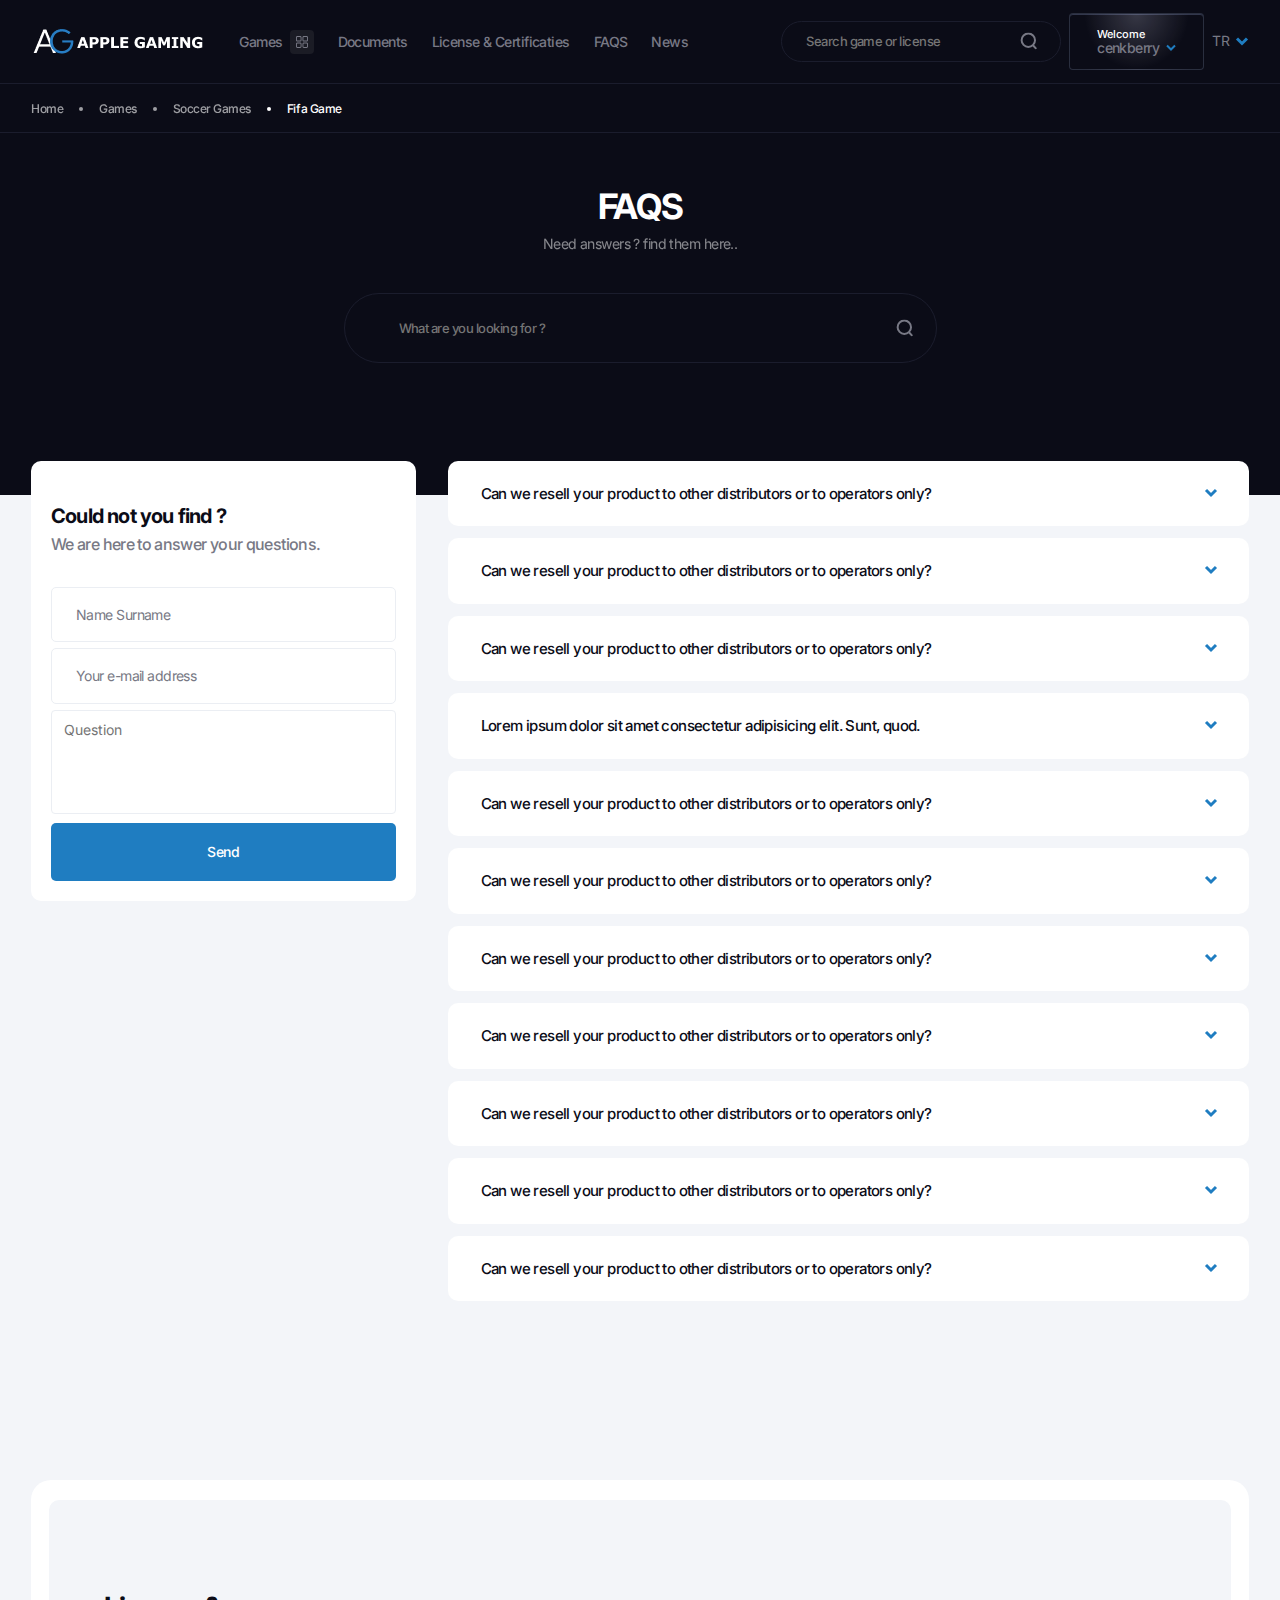
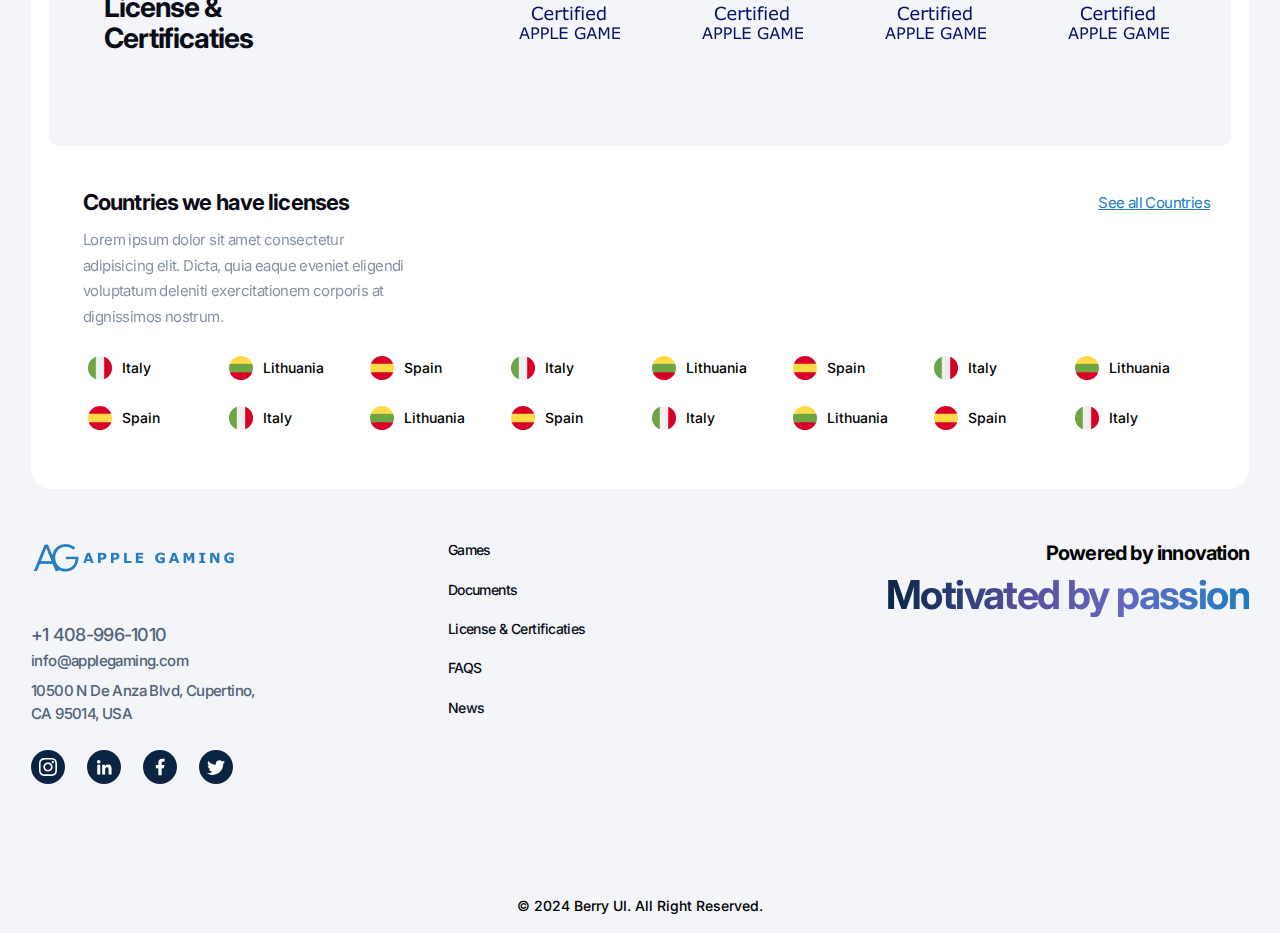
<file: faqs.html>
<!doctype html><html lang="en"><head><meta charset="UTF-8"><script src="https://ajax.aspnetcdn.com/ajax/jQuery/jquery-3.7.1.min.js"></script><title>Apple Gaming</title><link rel="icon" type="image/x-icon" href="./assets/images/favicon.ico"/><meta name="google" content="nostranslate"><meta name="description" content="Apple Gaming"><meta name="viewport" content="width=device-width,initial-scale=1,minimum-scale=1,viewport-fit=cover"><meta name="mobile-web-app-capable" content="yes"><meta name="apple-mobile-web-app-capable" content="yes"><meta name="apple-mobile-web-app-status-bar-style" content="black-translucent"><script defer="defer" src="js/index.js"></script><link href="css/index.css" rel="stylesheet"></head><body class="isLogged"><header class="header"><div class="container"><div class="row align-items-center"><div class="col-8 col-sm-6 col-lg-2"><a href="./index.html" class="logo"><img src="[data-uri]" alt="logo"/></a></div><div class="d-none d-lg-block col-lg"><div class="navigation"><div class="navigation-menu"><a href="./games.html">Games</a> <svg width="24" height="24" viewBox="0 0 24 24" fill="none" xmlns="http://www.w3.org/2000/svg"><rect width="24" height="24" rx="4" fill="#1B1C25"/><g clip-path="url(#clip0_1279_328)"><path d="M10.1436 18H7.38769C6.62252 18 6 17.3775 6 16.6123V13.8564C6 13.0913 6.62252 12.4688 7.38769 12.4688H10.1436C10.9087 12.4688 11.5312 13.0913 11.5312 13.8564V16.6123C11.5312 17.3775 10.9087 18 10.1436 18ZM10.5938 13.8564C10.5938 13.6082 10.3918 13.4062 10.1436 13.4062H7.38769C7.13946 13.4062 6.9375 13.6082 6.9375 13.8564V16.6123C6.9375 16.8605 7.13946 17.0625 7.38769 17.0625H10.1436C10.3918 17.0625 10.5938 16.8605 10.5938 16.6123V13.8564Z" fill="#787985"/><path d="M16.5938 18H13.875C13.0996 18 12.4688 17.3692 12.4688 16.5938V13.875C12.4688 13.0996 13.0996 12.4688 13.875 12.4688H16.5938C17.3692 12.4688 18 13.0996 18 13.875V16.5938C18 17.3692 17.3692 18 16.5938 18ZM17.0625 13.875C17.0625 13.6165 16.8522 13.4062 16.5938 13.4062H13.875C13.6165 13.4062 13.4062 13.6165 13.4062 13.875V16.5938C13.4062 16.8522 13.6165 17.0625 13.875 17.0625H16.5938C16.8522 17.0625 17.0625 16.8522 17.0625 16.5938V13.875Z" fill="#787985"/><path d="M10.1436 11.5312H7.38769C6.62252 11.5312 6 10.9087 6 10.1436V7.38769C6 6.62252 6.62252 6 7.38769 6H10.1436C10.9087 6 11.5312 6.62252 11.5312 7.38769V10.1436C11.5312 10.9087 10.9087 11.5312 10.1436 11.5312ZM10.5938 7.38769C10.5938 7.13946 10.3918 6.9375 10.1436 6.9375H7.38769C7.13946 6.9375 6.9375 7.13946 6.9375 7.38769V10.1436C6.9375 10.3918 7.13946 10.5938 7.38769 10.5938H10.1436C10.3918 10.5938 10.5938 10.3918 10.5938 10.1436V7.38769Z" fill="#787985"/><path d="M16.5938 11.5312H13.875C13.0996 11.5312 12.4688 10.9004 12.4688 10.125V7.40625C12.4688 6.63084 13.0996 6 13.875 6H16.5938C17.3692 6 18 6.63084 18 7.40625V10.125C18 10.9004 17.3692 11.5312 16.5938 11.5312ZM17.0625 7.40625C17.0625 7.14778 16.8522 6.9375 16.5938 6.9375H13.875C13.6165 6.9375 13.4062 7.14778 13.4062 7.40625V10.125C13.4062 10.3835 13.6165 10.5938 13.875 10.5938H16.5938C16.8522 10.5938 17.0625 10.3835 17.0625 10.125V7.40625Z" fill="#787985"/></g><defs><clipPath id="clip0_1279_328"><rect width="12" height="12" fill="white" transform="matrix(1 0 0 -1 6 18)"/></clipPath></defs></svg><div class="navigation-category"><div class="container"><div class="row"><div class="col-3"><div class="navigation-category-title"><div>Games</div><span>Our games and gaming solutions are designed to enhance the</span></div></div><div class="col-9"><div class="navigation-category-games"><a href="./games.html" class="game-item"><div class="game-item-icon"><svg fill="#000000" width="52px" height="52px" viewBox="0 0 32 32" style="fill-rule: evenodd;
                              clip-rule: evenodd;
                              stroke-linejoin: round;
                              stroke-miterlimit: 2;" version="1.1" xml:space="preserve" xmlns="http://www.w3.org/2000/svg" xmlns:serif="http://www.serif.com/" xmlns:xlink="http://www.w3.org/1999/xlink"><g transform="matrix(1,0,0,1,-288,-336)"><g transform="matrix(1.02211,0,0,1,-6.99591,1)"><path d="M310.933,342C312.734,342 314.302,343.257 314.733,345.044C315.385,347.753 316.341,351.726 317.044,354.648C317.555,356.77 316.305,358.919 314.237,359.473C313.369,359.705 312.459,359.949 311.635,360.17C310.039,360.598 308.403,359.633 307.967,358.006C307.967,358.005 307.967,358.004 307.967,358.003C307.65,356.82 306.598,356 305.398,356C304.675,356 303.861,356 303.138,356C301.938,356 300.886,356.82 300.569,358.003C300.569,358.004 300.569,358.005 300.569,358.006C300.133,359.633 298.497,360.598 296.901,360.17C296.04,359.939 295.085,359.684 294.183,359.442C292.161,358.9 290.913,356.83 291.348,354.74C291.949,351.853 292.772,347.901 293.341,345.168C293.725,343.321 295.321,342 297.168,342C300.942,342 307.204,342 310.933,342Z" style="fill: rgb(144, 224, 239)"/></g><path d="M310.812,342C307.001,342 300.601,342 296.743,342C294.383,342 292.344,343.651 291.853,345.96C291.271,348.693 290.43,352.645 289.816,355.532C289.261,358.144 290.856,360.732 293.439,361.409L296.216,362.137C298.378,362.704 300.593,361.425 301.183,359.27L301.184,359.267C301.389,358.519 302.069,358 302.845,358C302.845,358 305.155,358 305.155,358C305.931,358 306.611,358.519 306.816,359.267L306.817,359.27C307.407,361.425 309.622,362.704 311.784,362.137L314.443,361.44C317.085,360.748 318.682,358.062 318.03,355.409C317.311,352.487 316.334,348.514 315.667,345.806C315.118,343.571 313.113,342 310.812,342L310.812,342ZM310.812,344C312.193,344 313.395,344.943 313.725,346.283C313.725,346.283 316.088,355.887 316.088,355.887C316.479,357.479 315.521,359.09 313.935,359.506C313.935,359.506 311.277,360.203 311.277,360.203C310.175,360.491 309.046,359.84 308.746,358.742C308.746,358.742 308.745,358.739 308.745,358.739C308.302,357.121 306.832,356 305.155,356L302.845,356C301.168,356 299.698,357.121 299.255,358.739C299.255,358.739 299.254,358.742 299.254,358.742C298.954,359.84 297.825,360.491 296.723,360.203C296.723,360.203 293.946,359.475 293.946,359.475C292.396,359.068 291.439,357.516 291.772,355.948C292.387,353.062 293.228,349.109 293.809,346.376C294.104,344.99 295.327,344 296.743,344L310.812,344ZM297,349L296,349C295.735,349 295.48,349.105 295.293,349.293C295.105,349.48 295,349.735 295,350C295,350.265 295.105,350.52 295.293,350.707C295.48,350.895 295.735,351 296,351L297,351L297,352C297,352.265 297.105,352.52 297.293,352.707C297.48,352.895 297.735,353 298,353C298.265,353 298.52,352.895 298.707,352.707C298.895,352.52 299,352.265 299,352L299,351L300,351C300.265,351 300.52,350.895 300.707,350.707C300.895,350.52 301,350.265 301,350C301,349.735 300.895,349.48 300.707,349.293C300.52,349.105 300.265,349 300,349L299,349L299,348C299,347.735 298.895,347.48 298.707,347.293C298.52,347.105 298.265,347 298,347C297.735,347 297.48,347.105 297.293,347.293C297.105,347.48 297,347.735 297,348L297,349ZM310,351C310.552,351 311,351.448 311,352C311,352.552 310.552,353 310,353C309.448,353 309,352.552 309,352C309,351.448 309.448,351 310,351ZM308,349C308.552,349 309,349.448 309,350C309,350.552 308.552,351 308,351C307.448,351 307,350.552 307,350C307,349.448 307.448,349 308,349ZM312,349C312.552,349 313,349.448 313,350C313,350.552 312.552,351 312,351C311.448,351 311,350.552 311,350C311,349.448 311.448,349 312,349ZM310,347C310.552,347 311,347.448 311,348C311,348.552 310.552,349 310,349C309.448,349 309,348.552 309,348C309,347.448 309.448,347 310,347Z" style="fill: rgb(25, 144, 167)"/></g></svg></div><div class="game-item-details"><div class="top"><div>All</div><span>games</span></div><div class="bottom"><div>4 game</div><span>listing</span></div></div></a><a href="#" class="game-item"><div class="game-item-icon"><svg fill="#000000" width="52px" height="52px" viewBox="0 0 32 32" style="fill-rule: evenodd;
                              clip-rule: evenodd;
                              stroke-linejoin: round;
                              stroke-miterlimit: 2;" version="1.1" xml:space="preserve" xmlns="http://www.w3.org/2000/svg" xmlns:serif="http://www.serif.com/" xmlns:xlink="http://www.w3.org/1999/xlink"><g transform="matrix(1,0,0,1,-288,-336)"><g transform="matrix(1.02211,0,0,1,-6.99591,1)"><path d="M310.933,342C312.734,342 314.302,343.257 314.733,345.044C315.385,347.753 316.341,351.726 317.044,354.648C317.555,356.77 316.305,358.919 314.237,359.473C313.369,359.705 312.459,359.949 311.635,360.17C310.039,360.598 308.403,359.633 307.967,358.006C307.967,358.005 307.967,358.004 307.967,358.003C307.65,356.82 306.598,356 305.398,356C304.675,356 303.861,356 303.138,356C301.938,356 300.886,356.82 300.569,358.003C300.569,358.004 300.569,358.005 300.569,358.006C300.133,359.633 298.497,360.598 296.901,360.17C296.04,359.939 295.085,359.684 294.183,359.442C292.161,358.9 290.913,356.83 291.348,354.74C291.949,351.853 292.772,347.901 293.341,345.168C293.725,343.321 295.321,342 297.168,342C300.942,342 307.204,342 310.933,342Z" style="fill: rgb(144, 224, 239)"/></g><path d="M310.812,342C307.001,342 300.601,342 296.743,342C294.383,342 292.344,343.651 291.853,345.96C291.271,348.693 290.43,352.645 289.816,355.532C289.261,358.144 290.856,360.732 293.439,361.409L296.216,362.137C298.378,362.704 300.593,361.425 301.183,359.27L301.184,359.267C301.389,358.519 302.069,358 302.845,358C302.845,358 305.155,358 305.155,358C305.931,358 306.611,358.519 306.816,359.267L306.817,359.27C307.407,361.425 309.622,362.704 311.784,362.137L314.443,361.44C317.085,360.748 318.682,358.062 318.03,355.409C317.311,352.487 316.334,348.514 315.667,345.806C315.118,343.571 313.113,342 310.812,342L310.812,342ZM310.812,344C312.193,344 313.395,344.943 313.725,346.283C313.725,346.283 316.088,355.887 316.088,355.887C316.479,357.479 315.521,359.09 313.935,359.506C313.935,359.506 311.277,360.203 311.277,360.203C310.175,360.491 309.046,359.84 308.746,358.742C308.746,358.742 308.745,358.739 308.745,358.739C308.302,357.121 306.832,356 305.155,356L302.845,356C301.168,356 299.698,357.121 299.255,358.739C299.255,358.739 299.254,358.742 299.254,358.742C298.954,359.84 297.825,360.491 296.723,360.203C296.723,360.203 293.946,359.475 293.946,359.475C292.396,359.068 291.439,357.516 291.772,355.948C292.387,353.062 293.228,349.109 293.809,346.376C294.104,344.99 295.327,344 296.743,344L310.812,344ZM297,349L296,349C295.735,349 295.48,349.105 295.293,349.293C295.105,349.48 295,349.735 295,350C295,350.265 295.105,350.52 295.293,350.707C295.48,350.895 295.735,351 296,351L297,351L297,352C297,352.265 297.105,352.52 297.293,352.707C297.48,352.895 297.735,353 298,353C298.265,353 298.52,352.895 298.707,352.707C298.895,352.52 299,352.265 299,352L299,351L300,351C300.265,351 300.52,350.895 300.707,350.707C300.895,350.52 301,350.265 301,350C301,349.735 300.895,349.48 300.707,349.293C300.52,349.105 300.265,349 300,349L299,349L299,348C299,347.735 298.895,347.48 298.707,347.293C298.52,347.105 298.265,347 298,347C297.735,347 297.48,347.105 297.293,347.293C297.105,347.48 297,347.735 297,348L297,349ZM310,351C310.552,351 311,351.448 311,352C311,352.552 310.552,353 310,353C309.448,353 309,352.552 309,352C309,351.448 309.448,351 310,351ZM308,349C308.552,349 309,349.448 309,350C309,350.552 308.552,351 308,351C307.448,351 307,350.552 307,350C307,349.448 307.448,349 308,349ZM312,349C312.552,349 313,349.448 313,350C313,350.552 312.552,351 312,351C311.448,351 311,350.552 311,350C311,349.448 311.448,349 312,349ZM310,347C310.552,347 311,347.448 311,348C311,348.552 310.552,349 310,349C309.448,349 309,348.552 309,348C309,347.448 309.448,347 310,347Z" style="fill: rgb(25, 144, 167)"/></g></svg></div><div class="game-item-details"><div class="top"><div>Arcade</div><span>games</span></div><div class="bottom"><div>4 game</div><span>listing</span></div></div></a><a href="#" class="game-item"><div class="game-item-icon"><svg fill="#000000" width="52px" height="52px" viewBox="0 0 32 32" style="fill-rule: evenodd;
                              clip-rule: evenodd;
                              stroke-linejoin: round;
                              stroke-miterlimit: 2;" version="1.1" xml:space="preserve" xmlns="http://www.w3.org/2000/svg" xmlns:serif="http://www.serif.com/" xmlns:xlink="http://www.w3.org/1999/xlink"><g transform="matrix(1,0,0,1,-288,-336)"><g transform="matrix(1.02211,0,0,1,-6.99591,1)"><path d="M310.933,342C312.734,342 314.302,343.257 314.733,345.044C315.385,347.753 316.341,351.726 317.044,354.648C317.555,356.77 316.305,358.919 314.237,359.473C313.369,359.705 312.459,359.949 311.635,360.17C310.039,360.598 308.403,359.633 307.967,358.006C307.967,358.005 307.967,358.004 307.967,358.003C307.65,356.82 306.598,356 305.398,356C304.675,356 303.861,356 303.138,356C301.938,356 300.886,356.82 300.569,358.003C300.569,358.004 300.569,358.005 300.569,358.006C300.133,359.633 298.497,360.598 296.901,360.17C296.04,359.939 295.085,359.684 294.183,359.442C292.161,358.9 290.913,356.83 291.348,354.74C291.949,351.853 292.772,347.901 293.341,345.168C293.725,343.321 295.321,342 297.168,342C300.942,342 307.204,342 310.933,342Z" style="fill: rgb(144, 224, 239)"/></g><path d="M310.812,342C307.001,342 300.601,342 296.743,342C294.383,342 292.344,343.651 291.853,345.96C291.271,348.693 290.43,352.645 289.816,355.532C289.261,358.144 290.856,360.732 293.439,361.409L296.216,362.137C298.378,362.704 300.593,361.425 301.183,359.27L301.184,359.267C301.389,358.519 302.069,358 302.845,358C302.845,358 305.155,358 305.155,358C305.931,358 306.611,358.519 306.816,359.267L306.817,359.27C307.407,361.425 309.622,362.704 311.784,362.137L314.443,361.44C317.085,360.748 318.682,358.062 318.03,355.409C317.311,352.487 316.334,348.514 315.667,345.806C315.118,343.571 313.113,342 310.812,342L310.812,342ZM310.812,344C312.193,344 313.395,344.943 313.725,346.283C313.725,346.283 316.088,355.887 316.088,355.887C316.479,357.479 315.521,359.09 313.935,359.506C313.935,359.506 311.277,360.203 311.277,360.203C310.175,360.491 309.046,359.84 308.746,358.742C308.746,358.742 308.745,358.739 308.745,358.739C308.302,357.121 306.832,356 305.155,356L302.845,356C301.168,356 299.698,357.121 299.255,358.739C299.255,358.739 299.254,358.742 299.254,358.742C298.954,359.84 297.825,360.491 296.723,360.203C296.723,360.203 293.946,359.475 293.946,359.475C292.396,359.068 291.439,357.516 291.772,355.948C292.387,353.062 293.228,349.109 293.809,346.376C294.104,344.99 295.327,344 296.743,344L310.812,344ZM297,349L296,349C295.735,349 295.48,349.105 295.293,349.293C295.105,349.48 295,349.735 295,350C295,350.265 295.105,350.52 295.293,350.707C295.48,350.895 295.735,351 296,351L297,351L297,352C297,352.265 297.105,352.52 297.293,352.707C297.48,352.895 297.735,353 298,353C298.265,353 298.52,352.895 298.707,352.707C298.895,352.52 299,352.265 299,352L299,351L300,351C300.265,351 300.52,350.895 300.707,350.707C300.895,350.52 301,350.265 301,350C301,349.735 300.895,349.48 300.707,349.293C300.52,349.105 300.265,349 300,349L299,349L299,348C299,347.735 298.895,347.48 298.707,347.293C298.52,347.105 298.265,347 298,347C297.735,347 297.48,347.105 297.293,347.293C297.105,347.48 297,347.735 297,348L297,349ZM310,351C310.552,351 311,351.448 311,352C311,352.552 310.552,353 310,353C309.448,353 309,352.552 309,352C309,351.448 309.448,351 310,351ZM308,349C308.552,349 309,349.448 309,350C309,350.552 308.552,351 308,351C307.448,351 307,350.552 307,350C307,349.448 307.448,349 308,349ZM312,349C312.552,349 313,349.448 313,350C313,350.552 312.552,351 312,351C311.448,351 311,350.552 311,350C311,349.448 311.448,349 312,349ZM310,347C310.552,347 311,347.448 311,348C311,348.552 310.552,349 310,349C309.448,349 309,348.552 309,348C309,347.448 309.448,347 310,347Z" style="fill: rgb(25, 144, 167)"/></g></svg></div><div class="game-item-details"><div class="top"><div>Soccer</div><span>games</span></div><div class="bottom"><div>4 game</div><span>listing</span></div></div></a><a href="#" class="game-item"><div class="game-item-icon"><svg fill="#000000" width="52px" height="52px" viewBox="0 0 32 32" style="fill-rule: evenodd;
                              clip-rule: evenodd;
                              stroke-linejoin: round;
                              stroke-miterlimit: 2;" version="1.1" xml:space="preserve" xmlns="http://www.w3.org/2000/svg" xmlns:serif="http://www.serif.com/" xmlns:xlink="http://www.w3.org/1999/xlink"><g transform="matrix(1,0,0,1,-288,-336)"><g transform="matrix(1.02211,0,0,1,-6.99591,1)"><path d="M310.933,342C312.734,342 314.302,343.257 314.733,345.044C315.385,347.753 316.341,351.726 317.044,354.648C317.555,356.77 316.305,358.919 314.237,359.473C313.369,359.705 312.459,359.949 311.635,360.17C310.039,360.598 308.403,359.633 307.967,358.006C307.967,358.005 307.967,358.004 307.967,358.003C307.65,356.82 306.598,356 305.398,356C304.675,356 303.861,356 303.138,356C301.938,356 300.886,356.82 300.569,358.003C300.569,358.004 300.569,358.005 300.569,358.006C300.133,359.633 298.497,360.598 296.901,360.17C296.04,359.939 295.085,359.684 294.183,359.442C292.161,358.9 290.913,356.83 291.348,354.74C291.949,351.853 292.772,347.901 293.341,345.168C293.725,343.321 295.321,342 297.168,342C300.942,342 307.204,342 310.933,342Z" style="fill: rgb(144, 224, 239)"/></g><path d="M310.812,342C307.001,342 300.601,342 296.743,342C294.383,342 292.344,343.651 291.853,345.96C291.271,348.693 290.43,352.645 289.816,355.532C289.261,358.144 290.856,360.732 293.439,361.409L296.216,362.137C298.378,362.704 300.593,361.425 301.183,359.27L301.184,359.267C301.389,358.519 302.069,358 302.845,358C302.845,358 305.155,358 305.155,358C305.931,358 306.611,358.519 306.816,359.267L306.817,359.27C307.407,361.425 309.622,362.704 311.784,362.137L314.443,361.44C317.085,360.748 318.682,358.062 318.03,355.409C317.311,352.487 316.334,348.514 315.667,345.806C315.118,343.571 313.113,342 310.812,342L310.812,342ZM310.812,344C312.193,344 313.395,344.943 313.725,346.283C313.725,346.283 316.088,355.887 316.088,355.887C316.479,357.479 315.521,359.09 313.935,359.506C313.935,359.506 311.277,360.203 311.277,360.203C310.175,360.491 309.046,359.84 308.746,358.742C308.746,358.742 308.745,358.739 308.745,358.739C308.302,357.121 306.832,356 305.155,356L302.845,356C301.168,356 299.698,357.121 299.255,358.739C299.255,358.739 299.254,358.742 299.254,358.742C298.954,359.84 297.825,360.491 296.723,360.203C296.723,360.203 293.946,359.475 293.946,359.475C292.396,359.068 291.439,357.516 291.772,355.948C292.387,353.062 293.228,349.109 293.809,346.376C294.104,344.99 295.327,344 296.743,344L310.812,344ZM297,349L296,349C295.735,349 295.48,349.105 295.293,349.293C295.105,349.48 295,349.735 295,350C295,350.265 295.105,350.52 295.293,350.707C295.48,350.895 295.735,351 296,351L297,351L297,352C297,352.265 297.105,352.52 297.293,352.707C297.48,352.895 297.735,353 298,353C298.265,353 298.52,352.895 298.707,352.707C298.895,352.52 299,352.265 299,352L299,351L300,351C300.265,351 300.52,350.895 300.707,350.707C300.895,350.52 301,350.265 301,350C301,349.735 300.895,349.48 300.707,349.293C300.52,349.105 300.265,349 300,349L299,349L299,348C299,347.735 298.895,347.48 298.707,347.293C298.52,347.105 298.265,347 298,347C297.735,347 297.48,347.105 297.293,347.293C297.105,347.48 297,347.735 297,348L297,349ZM310,351C310.552,351 311,351.448 311,352C311,352.552 310.552,353 310,353C309.448,353 309,352.552 309,352C309,351.448 309.448,351 310,351ZM308,349C308.552,349 309,349.448 309,350C309,350.552 308.552,351 308,351C307.448,351 307,350.552 307,350C307,349.448 307.448,349 308,349ZM312,349C312.552,349 313,349.448 313,350C313,350.552 312.552,351 312,351C311.448,351 311,350.552 311,350C311,349.448 311.448,349 312,349ZM310,347C310.552,347 311,347.448 311,348C311,348.552 310.552,349 310,349C309.448,349 309,348.552 309,348C309,347.448 309.448,347 310,347Z" style="fill: rgb(25, 144, 167)"/></g></svg></div><div class="game-item-details"><div class="top"><div>Horror</div><span>games</span></div><div class="bottom"><div>4 game</div><span>listing</span></div></div></a><a href="#" class="game-item"><div class="game-item-icon"><svg fill="#000000" width="52px" height="52px" viewBox="0 0 32 32" style="fill-rule: evenodd;
                              clip-rule: evenodd;
                              stroke-linejoin: round;
                              stroke-miterlimit: 2;" version="1.1" xml:space="preserve" xmlns="http://www.w3.org/2000/svg" xmlns:serif="http://www.serif.com/" xmlns:xlink="http://www.w3.org/1999/xlink"><g transform="matrix(1,0,0,1,-288,-336)"><g transform="matrix(1.02211,0,0,1,-6.99591,1)"><path d="M310.933,342C312.734,342 314.302,343.257 314.733,345.044C315.385,347.753 316.341,351.726 317.044,354.648C317.555,356.77 316.305,358.919 314.237,359.473C313.369,359.705 312.459,359.949 311.635,360.17C310.039,360.598 308.403,359.633 307.967,358.006C307.967,358.005 307.967,358.004 307.967,358.003C307.65,356.82 306.598,356 305.398,356C304.675,356 303.861,356 303.138,356C301.938,356 300.886,356.82 300.569,358.003C300.569,358.004 300.569,358.005 300.569,358.006C300.133,359.633 298.497,360.598 296.901,360.17C296.04,359.939 295.085,359.684 294.183,359.442C292.161,358.9 290.913,356.83 291.348,354.74C291.949,351.853 292.772,347.901 293.341,345.168C293.725,343.321 295.321,342 297.168,342C300.942,342 307.204,342 310.933,342Z" style="fill: rgb(144, 224, 239)"/></g><path d="M310.812,342C307.001,342 300.601,342 296.743,342C294.383,342 292.344,343.651 291.853,345.96C291.271,348.693 290.43,352.645 289.816,355.532C289.261,358.144 290.856,360.732 293.439,361.409L296.216,362.137C298.378,362.704 300.593,361.425 301.183,359.27L301.184,359.267C301.389,358.519 302.069,358 302.845,358C302.845,358 305.155,358 305.155,358C305.931,358 306.611,358.519 306.816,359.267L306.817,359.27C307.407,361.425 309.622,362.704 311.784,362.137L314.443,361.44C317.085,360.748 318.682,358.062 318.03,355.409C317.311,352.487 316.334,348.514 315.667,345.806C315.118,343.571 313.113,342 310.812,342L310.812,342ZM310.812,344C312.193,344 313.395,344.943 313.725,346.283C313.725,346.283 316.088,355.887 316.088,355.887C316.479,357.479 315.521,359.09 313.935,359.506C313.935,359.506 311.277,360.203 311.277,360.203C310.175,360.491 309.046,359.84 308.746,358.742C308.746,358.742 308.745,358.739 308.745,358.739C308.302,357.121 306.832,356 305.155,356L302.845,356C301.168,356 299.698,357.121 299.255,358.739C299.255,358.739 299.254,358.742 299.254,358.742C298.954,359.84 297.825,360.491 296.723,360.203C296.723,360.203 293.946,359.475 293.946,359.475C292.396,359.068 291.439,357.516 291.772,355.948C292.387,353.062 293.228,349.109 293.809,346.376C294.104,344.99 295.327,344 296.743,344L310.812,344ZM297,349L296,349C295.735,349 295.48,349.105 295.293,349.293C295.105,349.48 295,349.735 295,350C295,350.265 295.105,350.52 295.293,350.707C295.48,350.895 295.735,351 296,351L297,351L297,352C297,352.265 297.105,352.52 297.293,352.707C297.48,352.895 297.735,353 298,353C298.265,353 298.52,352.895 298.707,352.707C298.895,352.52 299,352.265 299,352L299,351L300,351C300.265,351 300.52,350.895 300.707,350.707C300.895,350.52 301,350.265 301,350C301,349.735 300.895,349.48 300.707,349.293C300.52,349.105 300.265,349 300,349L299,349L299,348C299,347.735 298.895,347.48 298.707,347.293C298.52,347.105 298.265,347 298,347C297.735,347 297.48,347.105 297.293,347.293C297.105,347.48 297,347.735 297,348L297,349ZM310,351C310.552,351 311,351.448 311,352C311,352.552 310.552,353 310,353C309.448,353 309,352.552 309,352C309,351.448 309.448,351 310,351ZM308,349C308.552,349 309,349.448 309,350C309,350.552 308.552,351 308,351C307.448,351 307,350.552 307,350C307,349.448 307.448,349 308,349ZM312,349C312.552,349 313,349.448 313,350C313,350.552 312.552,351 312,351C311.448,351 311,350.552 311,350C311,349.448 311.448,349 312,349ZM310,347C310.552,347 311,347.448 311,348C311,348.552 310.552,349 310,349C309.448,349 309,348.552 309,348C309,347.448 309.448,347 310,347Z" style="fill: rgb(25, 144, 167)"/></g></svg></div><div class="game-item-details"><div class="top"><div>Tennis</div><span>games</span></div><div class="bottom"><div>4 game</div><span>listing</span></div></div></a><a href="#" class="game-item"><div class="game-item-icon"><svg fill="#000000" width="52px" height="52px" viewBox="0 0 32 32" style="fill-rule: evenodd;
                              clip-rule: evenodd;
                              stroke-linejoin: round;
                              stroke-miterlimit: 2;" version="1.1" xml:space="preserve" xmlns="http://www.w3.org/2000/svg" xmlns:serif="http://www.serif.com/" xmlns:xlink="http://www.w3.org/1999/xlink"><g transform="matrix(1,0,0,1,-288,-336)"><g transform="matrix(1.02211,0,0,1,-6.99591,1)"><path d="M310.933,342C312.734,342 314.302,343.257 314.733,345.044C315.385,347.753 316.341,351.726 317.044,354.648C317.555,356.77 316.305,358.919 314.237,359.473C313.369,359.705 312.459,359.949 311.635,360.17C310.039,360.598 308.403,359.633 307.967,358.006C307.967,358.005 307.967,358.004 307.967,358.003C307.65,356.82 306.598,356 305.398,356C304.675,356 303.861,356 303.138,356C301.938,356 300.886,356.82 300.569,358.003C300.569,358.004 300.569,358.005 300.569,358.006C300.133,359.633 298.497,360.598 296.901,360.17C296.04,359.939 295.085,359.684 294.183,359.442C292.161,358.9 290.913,356.83 291.348,354.74C291.949,351.853 292.772,347.901 293.341,345.168C293.725,343.321 295.321,342 297.168,342C300.942,342 307.204,342 310.933,342Z" style="fill: rgb(144, 224, 239)"/></g><path d="M310.812,342C307.001,342 300.601,342 296.743,342C294.383,342 292.344,343.651 291.853,345.96C291.271,348.693 290.43,352.645 289.816,355.532C289.261,358.144 290.856,360.732 293.439,361.409L296.216,362.137C298.378,362.704 300.593,361.425 301.183,359.27L301.184,359.267C301.389,358.519 302.069,358 302.845,358C302.845,358 305.155,358 305.155,358C305.931,358 306.611,358.519 306.816,359.267L306.817,359.27C307.407,361.425 309.622,362.704 311.784,362.137L314.443,361.44C317.085,360.748 318.682,358.062 318.03,355.409C317.311,352.487 316.334,348.514 315.667,345.806C315.118,343.571 313.113,342 310.812,342L310.812,342ZM310.812,344C312.193,344 313.395,344.943 313.725,346.283C313.725,346.283 316.088,355.887 316.088,355.887C316.479,357.479 315.521,359.09 313.935,359.506C313.935,359.506 311.277,360.203 311.277,360.203C310.175,360.491 309.046,359.84 308.746,358.742C308.746,358.742 308.745,358.739 308.745,358.739C308.302,357.121 306.832,356 305.155,356L302.845,356C301.168,356 299.698,357.121 299.255,358.739C299.255,358.739 299.254,358.742 299.254,358.742C298.954,359.84 297.825,360.491 296.723,360.203C296.723,360.203 293.946,359.475 293.946,359.475C292.396,359.068 291.439,357.516 291.772,355.948C292.387,353.062 293.228,349.109 293.809,346.376C294.104,344.99 295.327,344 296.743,344L310.812,344ZM297,349L296,349C295.735,349 295.48,349.105 295.293,349.293C295.105,349.48 295,349.735 295,350C295,350.265 295.105,350.52 295.293,350.707C295.48,350.895 295.735,351 296,351L297,351L297,352C297,352.265 297.105,352.52 297.293,352.707C297.48,352.895 297.735,353 298,353C298.265,353 298.52,352.895 298.707,352.707C298.895,352.52 299,352.265 299,352L299,351L300,351C300.265,351 300.52,350.895 300.707,350.707C300.895,350.52 301,350.265 301,350C301,349.735 300.895,349.48 300.707,349.293C300.52,349.105 300.265,349 300,349L299,349L299,348C299,347.735 298.895,347.48 298.707,347.293C298.52,347.105 298.265,347 298,347C297.735,347 297.48,347.105 297.293,347.293C297.105,347.48 297,347.735 297,348L297,349ZM310,351C310.552,351 311,351.448 311,352C311,352.552 310.552,353 310,353C309.448,353 309,352.552 309,352C309,351.448 309.448,351 310,351ZM308,349C308.552,349 309,349.448 309,350C309,350.552 308.552,351 308,351C307.448,351 307,350.552 307,350C307,349.448 307.448,349 308,349ZM312,349C312.552,349 313,349.448 313,350C313,350.552 312.552,351 312,351C311.448,351 311,350.552 311,350C311,349.448 311.448,349 312,349ZM310,347C310.552,347 311,347.448 311,348C311,348.552 310.552,349 310,349C309.448,349 309,348.552 309,348C309,347.448 309.448,347 310,347Z" style="fill: rgb(25, 144, 167)"/></g></svg></div><div class="game-item-details"><div class="top"><div>Basketball</div><span>games</span></div><div class="bottom"><div>4 game</div><span>listing</span></div></div></a></div></div></div></div></div></div><ul><li><a href="./documents.html">Documents</a></li><li><a href="./license.html">License & Certificaties</a></li><li><a href="./faqs.html">FAQS</a></li><li><a href="./news-menu.html">News</a></li></ul></div></div><div class="col-4 col-sm-6 col-lg-auto"><div class="header-right"><form action="#" autocomplete="off" class="apple-search-bar"><input placeholder="Search game or license" id="apple-search-bar-input"/> <svg width="17" height="17" viewBox="0 0 17 17" fill="none" xmlns="http://www.w3.org/2000/svg"><circle cx="8.31839" cy="7.68387" r="6.69388" stroke="#787985" stroke-width="2"/><rect x="12.0229" y="13.1748" width="2" height="5.19191" transform="rotate(-42.3802 12.0229 13.1748)" fill="#787985"/></svg><div class="apple-search-bar-inside"><ul><li><a href="#">Game Name 1</a></li><li><a href="#">Game Name 2</a></li><li><a href="#">Game Name 3</a></li></ul></div></form><div class="user-buttons"><a href="./login.html" class="btn btn-user">Login</a></div><div class="apple-user"><div class="apple-user-info"><div>Welcome</div><div><div>cenkberry</div><svg width="10" height="7" viewBox="0 0 10 7" fill="none" xmlns="http://www.w3.org/2000/svg"><path d="M1 1.5L5 5.5L9 1.5" stroke="#1F7DC1" stroke-width="2"/></svg></div></div><div class="apple-user-inside"><ul><li><a href="./account.html">Account Settings</a></li><li><a href="#">Logout</a></li></ul></div></div><div class="apple-lang-dropdown"><div class="selectedLang parentActive">TR</div><div class="content"><div>GER</div><div>ENG</div><div>ITA</div></div></div><div class="hamburger-open"><svg width="32" height="23" viewBox="0 0 32 23" fill="none" xmlns="http://www.w3.org/2000/svg"><path d="M30.4762 4.57143H1.52381C0.685714 4.57143 0 3.88571 0 3.04762V1.52381C0 0.685714 0.685714 0 1.52381 0H30.4762C31.3143 0 32 0.685714 32 1.52381V3.04762C32 3.88571 31.3143 4.57143 30.4762 4.57143Z" fill="url(#paint0_linear_5_14)"/><path d="M30.4762 13.7143H1.52381C0.685714 13.7143 0 13.0286 0 12.1905V10.6667C0 9.82857 0.685714 9.14286 1.52381 9.14286H30.4762C31.3143 9.14286 32 9.82857 32 10.6667V12.1905C32 13.0286 31.3143 13.7143 30.4762 13.7143Z" fill="url(#paint1_linear_5_14)"/><path d="M30.4762 22.8571H1.52381C0.685714 22.8571 0 22.1714 0 21.3333V19.8095C0 18.9714 0.685714 18.2857 1.52381 18.2857H30.4762C31.3143 18.2857 32 18.9714 32 19.8095V21.3333C32 22.1714 31.3143 22.8571 30.4762 22.8571Z" fill="url(#paint2_linear_5_14)"/><defs><linearGradient id="paint0_linear_5_14" x1="6.90743" y1="-6.80686" x2="24.2979" y2="10.5836" gradientUnits="userSpaceOnUse"><stop offset="0.237" stop-color="#3BC9F3"/><stop offset="0.85" stop-color="#1591D8"/></linearGradient><linearGradient id="paint1_linear_5_14" x1="6.90743" y1="2.336" x2="24.2979" y2="19.7265" gradientUnits="userSpaceOnUse"><stop offset="0.237" stop-color="#3BC9F3"/><stop offset="0.85" stop-color="#1591D8"/></linearGradient><linearGradient id="paint2_linear_5_14" x1="6.90743" y1="11.4789" x2="24.2979" y2="28.8693" gradientUnits="userSpaceOnUse"><stop offset="0.237" stop-color="#3BC9F3"/><stop offset="0.85" stop-color="#1591D8"/></linearGradient></defs></svg></div></div></div></div></div></header><div class="mobile-menu"><div class="container"><div class="mobile-menu-top"><a href="./index.html" class="logo"><img src="[data-uri]" alt="logo"/></a><div class="hamburger-close"><svg width="32" height="23" viewBox="0 0 32 23" fill="none" xmlns="http://www.w3.org/2000/svg"><path d="M30.4762 4.57143H1.52381C0.685714 4.57143 0 3.88571 0 3.04762V1.52381C0 0.685714 0.685714 0 1.52381 0H30.4762C31.3143 0 32 0.685714 32 1.52381V3.04762C32 3.88571 31.3143 4.57143 30.4762 4.57143Z" fill="url(#paint0_linear_5_14)"/><path d="M30.4762 13.7143H1.52381C0.685714 13.7143 0 13.0286 0 12.1905V10.6667C0 9.82857 0.685714 9.14286 1.52381 9.14286H30.4762C31.3143 9.14286 32 9.82857 32 10.6667V12.1905C32 13.0286 31.3143 13.7143 30.4762 13.7143Z" fill="url(#paint1_linear_5_14)"/><path d="M30.4762 22.8571H1.52381C0.685714 22.8571 0 22.1714 0 21.3333V19.8095C0 18.9714 0.685714 18.2857 1.52381 18.2857H30.4762C31.3143 18.2857 32 18.9714 32 19.8095V21.3333C32 22.1714 31.3143 22.8571 30.4762 22.8571Z" fill="url(#paint2_linear_5_14)"/><defs><linearGradient id="paint0_linear_5_14" x1="6.90743" y1="-6.80686" x2="24.2979" y2="10.5836" gradientUnits="userSpaceOnUse"><stop offset="0.237" stop-color="#3BC9F3"/><stop offset="0.85" stop-color="#1591D8"/></linearGradient><linearGradient id="paint1_linear_5_14" x1="6.90743" y1="2.336" x2="24.2979" y2="19.7265" gradientUnits="userSpaceOnUse"><stop offset="0.237" stop-color="#3BC9F3"/><stop offset="0.85" stop-color="#1591D8"/></linearGradient><linearGradient id="paint2_linear_5_14" x1="6.90743" y1="11.4789" x2="24.2979" y2="28.8693" gradientUnits="userSpaceOnUse"><stop offset="0.237" stop-color="#3BC9F3"/><stop offset="0.85" stop-color="#1591D8"/></linearGradient></defs></svg></div></div><div class="mobile-user-menu"><div class="user-buttons"><a href="./login.html" class="btn btn-user">Login</a></div><div class="apple-user"><div class="apple-user-info"><div>Welcome</div><div><div>CenkBerry</div><svg width="10" height="7" viewBox="0 0 10 7" fill="none" xmlns="http://www.w3.org/2000/svg"><path d="M1 1.5L5 5.5L9 1.5" stroke="#1F7DC1" stroke-width="2"/></svg></div></div><div class="apple-user-inside"><ul><li><a href="./account.html">Account Settings</a></li><li><a href="#">Logout</a></li></ul></div></div></div><div class="mobile-menu-category"><ul><li><a href="./games.html">Games</a></li><li><a href="./news-menu.html">News</a></li><li><a href="./faqs.html">FAQS</a></li><li><a href="./documents.html">Documents</a></li><li><a href="./license.html">License & Certificaties</a></li></ul></div><form action="/" class="apple-search"><input placeholder="Search Game"/> <svg width="17" height="17" viewBox="0 0 17 17" fill="none" xmlns="http://www.w3.org/2000/svg"><circle cx="8.31839" cy="7.68387" r="6.69388" stroke="#787985" stroke-width="2"/><rect x="12.0229" y="13.1748" width="2" height="5.19191" transform="rotate(-42.3802 12.0229 13.1748)" fill="#787985"/></svg></form></div></div><div class="pagination"><div class="container"><div class="items"><ul><li><a href="#">Home</a></li><li><a href="#">Games</a></li><li><a href="#">Soccer Games</a></li><li><a href="#">Fifa Game</a></li></ul></div></div></div><main><div class="faqs-top"><div class="container"><div class="row justify-content-center"><div class="col-md-6"><div class="title">FAQS</div><div class="subtitle">Need answers ? find them here..</div><form action="/" class="apple-search"><input type="search" placeholder="What are you looking for ?"> <svg width="17" height="17" viewBox="0 0 17 17" fill="none" xmlns="http://www.w3.org/2000/svg"><circle cx="8.31839" cy="7.68387" r="6.69388" stroke="#787985" stroke-width="2"/><rect x="12.0229" y="13.1748" width="2" height="5.19191" transform="rotate(-42.3802 12.0229 13.1748)" fill="#787985"/></svg></form></div></div></div></div><div class="faqs-bottom"><div class="faqs-bottom-inside"><div class="container"><div class="row"><div class="col-lg-4 order-2 order-lg-1"><div class="faqs-form"><div class="title">Could not you find ?</div><div class="subtitle">We are here to answer your questions.</div><div class="apple-input"><input placeholder="Name Surname"></div><div class="apple-input"><input placeholder="Your e-mail address"></div><textarea spellcheck="false" placeholder="Question"></textarea> <button class="btn btn-pr btn-full">Send</button></div></div><div class="col-lg-8 order-1 order-lg-2"><div class="faqs-accordeon"><div class="faq setActive"><div class="faq-quest">Can we resell your product to other distributors or to operators only?</div><div class="faq-answer">Lorem ipsum, dolor sit amet consectetur adipisicing elit. Tempore facere quas impedit quisquam mollitia officia unde sit. In eius dolorem ad animi suscipit ratione. Eius vel in temporibus ex culpa?</div></div><div class="faq setActive"><div class="faq-quest">Can we resell your product to other distributors or to operators only?</div><div class="faq-answer">Lorem ipsum, dolor sit amet consectetur adipisicing elit. Tempore facere quas impedit quisquam mollitia officia unde sit. In eius dolorem ad animi suscipit ratione. Eius vel in temporibus ex culpa?</div></div><div class="faq setActive"><div class="faq-quest">Can we resell your product to other distributors or to operators only?</div><div class="faq-answer">Lorem ipsum, dolor sit amet consectetur adipisicing elit. Tempore facere quas impedit quisquam mollitia officia unde sit. In eius dolorem ad animi suscipit ratione. Eius vel in temporibus ex culpa?</div></div><div class="faq setActive"><div class="faq-quest">Lorem ipsum dolor sit amet consectetur adipisicing elit. Sunt, quod.</div><div class="faq-answer">Lorem ipsum, dolor sit amet consectetur adipisicing elit. Tempore facere quas impedit quisquam mollitia officia unde sit. In eius dolorem ad animi suscipit ratione. Eius vel in temporibus ex culpa?</div></div><div class="faq setActive"><div class="faq-quest">Can we resell your product to other distributors or to operators only?</div><div class="faq-answer">Lorem ipsum, dolor sit amet consectetur adipisicing elit. Tempore facere quas impedit quisquam mollitia officia unde sit. In eius dolorem ad animi suscipit ratione. Eius vel in temporibus ex culpa?</div></div><div class="faq setActive"><div class="faq-quest">Can we resell your product to other distributors or to operators only?</div><div class="faq-answer">Lorem ipsum, dolor sit amet consectetur adipisicing elit. Tempore facere quas impedit quisquam mollitia officia unde sit. In eius dolorem ad animi suscipit ratione. Eius vel in temporibus ex culpa?</div></div><div class="faq setActive"><div class="faq-quest">Can we resell your product to other distributors or to operators only?</div><div class="faq-answer">Lorem ipsum, dolor sit amet consectetur adipisicing elit. Tempore facere quas impedit quisquam mollitia officia unde sit. In eius dolorem ad animi suscipit ratione. Eius vel in temporibus ex culpa?</div></div><div class="faq setActive"><div class="faq-quest">Can we resell your product to other distributors or to operators only?</div><div class="faq-answer">Lorem ipsum, dolor sit amet consectetur adipisicing elit. Tempore facere quas impedit quisquam mollitia officia unde sit. In eius dolorem ad animi suscipit ratione. Eius vel in temporibus ex culpa?</div></div><div class="faq setActive"><div class="faq-quest">Can we resell your product to other distributors or to operators only?</div><div class="faq-answer">Lorem ipsum, dolor sit amet consectetur adipisicing elit. Tempore facere quas impedit quisquam mollitia officia unde sit. In eius dolorem ad animi suscipit ratione. Eius vel in temporibus ex culpa?</div></div><div class="faq setActive"><div class="faq-quest">Can we resell your product to other distributors or to operators only?</div><div class="faq-answer">Lorem ipsum, dolor sit amet consectetur adipisicing elit. Tempore facere quas impedit quisquam mollitia officia unde sit. In eius dolorem ad animi suscipit ratione. Eius vel in temporibus ex culpa?</div></div><div class="faq setActive"><div class="faq-quest">Can we resell your product to other distributors or to operators only?</div><div class="faq-answer">Lorem ipsum, dolor sit amet consectetur adipisicing elit. Tempore facere quas impedit quisquam mollitia officia unde sit. In eius dolorem ad animi suscipit ratione. Eius vel in temporibus ex culpa?</div></div></div></div></div></div></div></div></main><footer class="footer"><div class="container"><div class="footer-inside"><div class="footer-top"><div class="license"><div class="license-left">License & Certificaties</div><div class="license-right"><div><img loading="lazy" src="[data-uri]" alt="license item"></div><div><img loading="lazy" src="[data-uri]" alt="license item"></div><div><img loading="lazy" src="[data-uri]" alt="license item"></div><div><img loading="lazy" src="[data-uri]" alt="license item"></div></div></div><div class="countries"><div class="left"><div class="title">Countries we have licenses</div><div class="subtitle">Lorem ipsum dolor sit amet consectetur adipisicing elit. Dicta, quia eaque eveniet eligendi voluptatum deleniti exercitationem corporis at dignissimos nostrum.</div></div><div class="right"><a href="./license.html" class="apple-link">See all Countries</a></div></div><div class="countries-row"><div class="item"><svg width="24" height="24" viewBox="0 0 24 24" fill="none" xmlns="http://www.w3.org/2000/svg"><path d="M12 24C18.6274 24 24 18.6274 24 12C24 5.37258 18.6274 0 12 0C5.37258 0 0 5.37258 0 12C0 18.6274 5.37258 24 12 24Z" fill="#F0F0F0"/><path d="M23.9999 12.0002C23.9999 6.84061 20.7434 2.4421 16.1738 0.746582V23.2538C20.7434 21.5583 23.9999 17.1598 23.9999 12.0002Z" fill="#D80027"/><path d="M0 12.0002C0 17.1598 3.2565 21.5583 7.82611 23.2538V0.746582C3.2565 2.4421 0 6.84061 0 12.0002Z" fill="#6DA544"/></svg> <span>Italy</span></div><div class="item"><svg width="24" height="24" viewBox="0 0 24 24" fill="none" xmlns="http://www.w3.org/2000/svg"><path d="M23.2536 16.174C23.736 14.874 24 13.4679 24 12.0001C24 10.5322 23.736 9.12614 23.2536 7.8262L12 6.78271L0.746391 7.8262C0.264 9.12614 0 10.5322 0 12.0001C0 13.4679 0.264 14.874 0.746391 16.174L12 17.2175L23.2536 16.174Z" fill="#6DA544"/><path d="M23.2533 7.82611C21.5578 3.2565 17.1593 0 11.9997 0C6.84013 0 2.44161 3.2565 0.746094 7.82611H23.2533Z" fill="#FFDA44"/><path d="M11.9997 23.9999C17.1593 23.9999 21.5578 20.7434 23.2533 16.1738H0.746094C2.44161 20.7434 6.84013 23.9999 11.9997 23.9999Z" fill="#D80027"/></svg> <span>Lithuania</span></div><div class="item"><svg width="24" height="24" viewBox="0 0 24 24" fill="none" xmlns="http://www.w3.org/2000/svg"><path d="M0 12.0001C0 13.4679 0.264047 14.874 0.746391 16.174L12 17.2175L23.2536 16.174C23.736 14.874 24 13.4679 24 12.0001C24 10.5322 23.736 9.12618 23.2536 7.8262L12 6.78271L0.746391 7.8262C0.264047 9.12618 0 10.5322 0 12.0001H0Z" fill="#FFDA44"/><path d="M23.2533 7.82611C21.5578 3.25655 17.1593 0 11.9997 0C6.84013 0 2.44161 3.25655 0.746094 7.82611H23.2533Z" fill="#D80027"/><path d="M0.746094 16.1738C2.44161 20.7434 6.84013 23.9999 11.9997 23.9999C17.1593 23.9999 21.5578 20.7434 23.2533 16.1738H0.746094Z" fill="#D80027"/></svg> <span>Spain</span></div><div class="item"><svg width="24" height="24" viewBox="0 0 24 24" fill="none" xmlns="http://www.w3.org/2000/svg"><path d="M12 24C18.6274 24 24 18.6274 24 12C24 5.37258 18.6274 0 12 0C5.37258 0 0 5.37258 0 12C0 18.6274 5.37258 24 12 24Z" fill="#F0F0F0"/><path d="M23.9999 12.0002C23.9999 6.84061 20.7434 2.4421 16.1738 0.746582V23.2538C20.7434 21.5583 23.9999 17.1598 23.9999 12.0002Z" fill="#D80027"/><path d="M0 12.0002C0 17.1598 3.2565 21.5583 7.82611 23.2538V0.746582C3.2565 2.4421 0 6.84061 0 12.0002Z" fill="#6DA544"/></svg> <span>Italy</span></div><div class="item"><svg width="24" height="24" viewBox="0 0 24 24" fill="none" xmlns="http://www.w3.org/2000/svg"><path d="M23.2536 16.174C23.736 14.874 24 13.4679 24 12.0001C24 10.5322 23.736 9.12614 23.2536 7.8262L12 6.78271L0.746391 7.8262C0.264 9.12614 0 10.5322 0 12.0001C0 13.4679 0.264 14.874 0.746391 16.174L12 17.2175L23.2536 16.174Z" fill="#6DA544"/><path d="M23.2533 7.82611C21.5578 3.2565 17.1593 0 11.9997 0C6.84013 0 2.44161 3.2565 0.746094 7.82611H23.2533Z" fill="#FFDA44"/><path d="M11.9997 23.9999C17.1593 23.9999 21.5578 20.7434 23.2533 16.1738H0.746094C2.44161 20.7434 6.84013 23.9999 11.9997 23.9999Z" fill="#D80027"/></svg> <span>Lithuania</span></div><div class="item"><svg width="24" height="24" viewBox="0 0 24 24" fill="none" xmlns="http://www.w3.org/2000/svg"><path d="M0 12.0001C0 13.4679 0.264047 14.874 0.746391 16.174L12 17.2175L23.2536 16.174C23.736 14.874 24 13.4679 24 12.0001C24 10.5322 23.736 9.12618 23.2536 7.8262L12 6.78271L0.746391 7.8262C0.264047 9.12618 0 10.5322 0 12.0001H0Z" fill="#FFDA44"/><path d="M23.2533 7.82611C21.5578 3.25655 17.1593 0 11.9997 0C6.84013 0 2.44161 3.25655 0.746094 7.82611H23.2533Z" fill="#D80027"/><path d="M0.746094 16.1738C2.44161 20.7434 6.84013 23.9999 11.9997 23.9999C17.1593 23.9999 21.5578 20.7434 23.2533 16.1738H0.746094Z" fill="#D80027"/></svg> <span>Spain</span></div><div class="item"><svg width="24" height="24" viewBox="0 0 24 24" fill="none" xmlns="http://www.w3.org/2000/svg"><path d="M12 24C18.6274 24 24 18.6274 24 12C24 5.37258 18.6274 0 12 0C5.37258 0 0 5.37258 0 12C0 18.6274 5.37258 24 12 24Z" fill="#F0F0F0"/><path d="M23.9999 12.0002C23.9999 6.84061 20.7434 2.4421 16.1738 0.746582V23.2538C20.7434 21.5583 23.9999 17.1598 23.9999 12.0002Z" fill="#D80027"/><path d="M0 12.0002C0 17.1598 3.2565 21.5583 7.82611 23.2538V0.746582C3.2565 2.4421 0 6.84061 0 12.0002Z" fill="#6DA544"/></svg> <span>Italy</span></div><div class="item"><svg width="24" height="24" viewBox="0 0 24 24" fill="none" xmlns="http://www.w3.org/2000/svg"><path d="M23.2536 16.174C23.736 14.874 24 13.4679 24 12.0001C24 10.5322 23.736 9.12614 23.2536 7.8262L12 6.78271L0.746391 7.8262C0.264 9.12614 0 10.5322 0 12.0001C0 13.4679 0.264 14.874 0.746391 16.174L12 17.2175L23.2536 16.174Z" fill="#6DA544"/><path d="M23.2533 7.82611C21.5578 3.2565 17.1593 0 11.9997 0C6.84013 0 2.44161 3.2565 0.746094 7.82611H23.2533Z" fill="#FFDA44"/><path d="M11.9997 23.9999C17.1593 23.9999 21.5578 20.7434 23.2533 16.1738H0.746094C2.44161 20.7434 6.84013 23.9999 11.9997 23.9999Z" fill="#D80027"/></svg> <span>Lithuania</span></div><div class="item"><svg width="24" height="24" viewBox="0 0 24 24" fill="none" xmlns="http://www.w3.org/2000/svg"><path d="M0 12.0001C0 13.4679 0.264047 14.874 0.746391 16.174L12 17.2175L23.2536 16.174C23.736 14.874 24 13.4679 24 12.0001C24 10.5322 23.736 9.12618 23.2536 7.8262L12 6.78271L0.746391 7.8262C0.264047 9.12618 0 10.5322 0 12.0001H0Z" fill="#FFDA44"/><path d="M23.2533 7.82611C21.5578 3.25655 17.1593 0 11.9997 0C6.84013 0 2.44161 3.25655 0.746094 7.82611H23.2533Z" fill="#D80027"/><path d="M0.746094 16.1738C2.44161 20.7434 6.84013 23.9999 11.9997 23.9999C17.1593 23.9999 21.5578 20.7434 23.2533 16.1738H0.746094Z" fill="#D80027"/></svg> <span>Spain</span></div><div class="item"><svg width="24" height="24" viewBox="0 0 24 24" fill="none" xmlns="http://www.w3.org/2000/svg"><path d="M12 24C18.6274 24 24 18.6274 24 12C24 5.37258 18.6274 0 12 0C5.37258 0 0 5.37258 0 12C0 18.6274 5.37258 24 12 24Z" fill="#F0F0F0"/><path d="M23.9999 12.0002C23.9999 6.84061 20.7434 2.4421 16.1738 0.746582V23.2538C20.7434 21.5583 23.9999 17.1598 23.9999 12.0002Z" fill="#D80027"/><path d="M0 12.0002C0 17.1598 3.2565 21.5583 7.82611 23.2538V0.746582C3.2565 2.4421 0 6.84061 0 12.0002Z" fill="#6DA544"/></svg> <span>Italy</span></div><div class="item"><svg width="24" height="24" viewBox="0 0 24 24" fill="none" xmlns="http://www.w3.org/2000/svg"><path d="M23.2536 16.174C23.736 14.874 24 13.4679 24 12.0001C24 10.5322 23.736 9.12614 23.2536 7.8262L12 6.78271L0.746391 7.8262C0.264 9.12614 0 10.5322 0 12.0001C0 13.4679 0.264 14.874 0.746391 16.174L12 17.2175L23.2536 16.174Z" fill="#6DA544"/><path d="M23.2533 7.82611C21.5578 3.2565 17.1593 0 11.9997 0C6.84013 0 2.44161 3.2565 0.746094 7.82611H23.2533Z" fill="#FFDA44"/><path d="M11.9997 23.9999C17.1593 23.9999 21.5578 20.7434 23.2533 16.1738H0.746094C2.44161 20.7434 6.84013 23.9999 11.9997 23.9999Z" fill="#D80027"/></svg> <span>Lithuania</span></div><div class="item"><svg width="24" height="24" viewBox="0 0 24 24" fill="none" xmlns="http://www.w3.org/2000/svg"><path d="M0 12.0001C0 13.4679 0.264047 14.874 0.746391 16.174L12 17.2175L23.2536 16.174C23.736 14.874 24 13.4679 24 12.0001C24 10.5322 23.736 9.12618 23.2536 7.8262L12 6.78271L0.746391 7.8262C0.264047 9.12618 0 10.5322 0 12.0001H0Z" fill="#FFDA44"/><path d="M23.2533 7.82611C21.5578 3.25655 17.1593 0 11.9997 0C6.84013 0 2.44161 3.25655 0.746094 7.82611H23.2533Z" fill="#D80027"/><path d="M0.746094 16.1738C2.44161 20.7434 6.84013 23.9999 11.9997 23.9999C17.1593 23.9999 21.5578 20.7434 23.2533 16.1738H0.746094Z" fill="#D80027"/></svg> <span>Spain</span></div><div class="item"><svg width="24" height="24" viewBox="0 0 24 24" fill="none" xmlns="http://www.w3.org/2000/svg"><path d="M12 24C18.6274 24 24 18.6274 24 12C24 5.37258 18.6274 0 12 0C5.37258 0 0 5.37258 0 12C0 18.6274 5.37258 24 12 24Z" fill="#F0F0F0"/><path d="M23.9999 12.0002C23.9999 6.84061 20.7434 2.4421 16.1738 0.746582V23.2538C20.7434 21.5583 23.9999 17.1598 23.9999 12.0002Z" fill="#D80027"/><path d="M0 12.0002C0 17.1598 3.2565 21.5583 7.82611 23.2538V0.746582C3.2565 2.4421 0 6.84061 0 12.0002Z" fill="#6DA544"/></svg> <span>Italy</span></div><div class="item"><svg width="24" height="24" viewBox="0 0 24 24" fill="none" xmlns="http://www.w3.org/2000/svg"><path d="M23.2536 16.174C23.736 14.874 24 13.4679 24 12.0001C24 10.5322 23.736 9.12614 23.2536 7.8262L12 6.78271L0.746391 7.8262C0.264 9.12614 0 10.5322 0 12.0001C0 13.4679 0.264 14.874 0.746391 16.174L12 17.2175L23.2536 16.174Z" fill="#6DA544"/><path d="M23.2533 7.82611C21.5578 3.2565 17.1593 0 11.9997 0C6.84013 0 2.44161 3.2565 0.746094 7.82611H23.2533Z" fill="#FFDA44"/><path d="M11.9997 23.9999C17.1593 23.9999 21.5578 20.7434 23.2533 16.1738H0.746094C2.44161 20.7434 6.84013 23.9999 11.9997 23.9999Z" fill="#D80027"/></svg> <span>Lithuania</span></div><div class="item"><svg width="24" height="24" viewBox="0 0 24 24" fill="none" xmlns="http://www.w3.org/2000/svg"><path d="M0 12.0001C0 13.4679 0.264047 14.874 0.746391 16.174L12 17.2175L23.2536 16.174C23.736 14.874 24 13.4679 24 12.0001C24 10.5322 23.736 9.12618 23.2536 7.8262L12 6.78271L0.746391 7.8262C0.264047 9.12618 0 10.5322 0 12.0001H0Z" fill="#FFDA44"/><path d="M23.2533 7.82611C21.5578 3.25655 17.1593 0 11.9997 0C6.84013 0 2.44161 3.25655 0.746094 7.82611H23.2533Z" fill="#D80027"/><path d="M0.746094 16.1738C2.44161 20.7434 6.84013 23.9999 11.9997 23.9999C17.1593 23.9999 21.5578 20.7434 23.2533 16.1738H0.746094Z" fill="#D80027"/></svg> <span>Spain</span></div><div class="item"><svg width="24" height="24" viewBox="0 0 24 24" fill="none" xmlns="http://www.w3.org/2000/svg"><path d="M12 24C18.6274 24 24 18.6274 24 12C24 5.37258 18.6274 0 12 0C5.37258 0 0 5.37258 0 12C0 18.6274 5.37258 24 12 24Z" fill="#F0F0F0"/><path d="M23.9999 12.0002C23.9999 6.84061 20.7434 2.4421 16.1738 0.746582V23.2538C20.7434 21.5583 23.9999 17.1598 23.9999 12.0002Z" fill="#D80027"/><path d="M0 12.0002C0 17.1598 3.2565 21.5583 7.82611 23.2538V0.746582C3.2565 2.4421 0 6.84061 0 12.0002Z" fill="#6DA544"/></svg> <span>Italy</span></div></div></div></div><div class="footer-center"><div class="row"><div class="col-md-6"><div class="license-download"><div class="title">Games Certificate Estonia</div><a aria-label="certificate" href="#" download><svg width="22" height="22" viewBox="0 0 22 22" fill="none" xmlns="http://www.w3.org/2000/svg"><path fill-rule="evenodd" clip-rule="evenodd" d="M21.6654 7.19336H0.332031V18.62C0.333792 19.4275 0.655345 20.2014 1.22632 20.7724C1.7973 21.3434 2.57121 21.6649 3.3787 21.6667H18.6187C19.4262 21.6649 20.2001 21.3434 20.7711 20.7724C21.3421 20.2014 21.6636 19.4275 21.6654 18.62V7.19336ZM8.4987 13.96C8.62558 13.8025 8.8096 13.7014 9.01065 13.6789C9.2117 13.6565 9.41348 13.7144 9.57203 13.84L10.2387 14.3734V10.6267C10.2387 10.4251 10.3188 10.2318 10.4613 10.0893C10.6038 9.94676 10.7971 9.86669 10.9987 9.86669C11.2003 9.86669 11.3936 9.94676 11.5361 10.0893C11.6786 10.2318 11.7587 10.4251 11.7587 10.6267V14.3734L12.4254 13.84C12.5023 13.7666 12.5937 13.7099 12.6937 13.6737C12.7937 13.6375 12.9002 13.6225 13.0063 13.6296C13.1124 13.6368 13.2159 13.6659 13.3102 13.7152C13.4044 13.7646 13.4874 13.8329 13.5538 13.916C13.6201 13.9991 13.6685 14.0952 13.6958 14.198C13.7231 14.3008 13.7287 14.4081 13.7122 14.5132C13.6957 14.6183 13.6576 14.7188 13.6002 14.8084C13.5427 14.8979 13.4673 14.9745 13.3787 15.0334L11.472 16.5534C11.3382 16.6619 11.171 16.7207 10.9987 16.72C10.8262 16.7219 10.6586 16.6628 10.5254 16.5534L8.6187 15.0334C8.46113 14.9065 8.3601 14.7225 8.33762 14.5214C8.31514 14.3204 8.37304 14.1186 8.4987 13.96V13.96ZM14.0454 19H7.95203C7.76189 18.9822 7.58524 18.8941 7.45664 18.7529C7.32805 18.6118 7.25678 18.4277 7.25678 18.2367C7.25678 18.0457 7.32805 17.8616 7.45664 17.7204C7.58524 17.5793 7.76189 17.4911 7.95203 17.4734H14.0454C14.2355 17.4911 14.4122 17.5793 14.5408 17.7204C14.6693 17.8616 14.7406 18.0457 14.7406 18.2367C14.7406 18.4277 14.6693 18.6118 14.5408 18.7529C14.4122 18.8941 14.2355 18.9822 14.0454 19V19Z" fill="#1F7DC1"/><path fill-rule="evenodd" clip-rule="evenodd" d="M21.6654 5.66659V3.37992C21.6636 2.57243 21.3421 1.79852 20.7711 1.22755C20.2001 0.656566 19.4262 0.335013 18.6187 0.333252H3.3787C2.57121 0.335013 1.7973 0.656566 1.22632 1.22755C0.655345 1.79852 0.333792 2.57243 0.332031 3.37992V5.66659H21.6654ZM17.8587 2.61992C18.0087 2.62123 18.155 2.66692 18.2791 2.75123C18.4032 2.83554 18.4996 2.95469 18.5561 3.09367C18.6126 3.23265 18.6267 3.38525 18.5966 3.53223C18.5665 3.67922 18.4936 3.81401 18.3871 3.91963C18.2805 4.02525 18.1451 4.09698 17.9979 4.12577C17.8506 4.15456 17.6982 4.13912 17.5597 4.08141C17.4212 4.02369 17.3029 3.92628 17.2197 3.80145C17.1364 3.67662 17.092 3.52995 17.092 3.37992C17.092 3.27955 17.1119 3.18018 17.1505 3.08753C17.1891 2.99489 17.2457 2.91081 17.317 2.84015C17.3883 2.76949 17.4728 2.71364 17.5658 2.67585C17.6588 2.63805 17.7583 2.61904 17.8587 2.61992V2.61992ZM14.8054 2.61992C14.9557 2.61992 15.1026 2.66449 15.2276 2.748C15.3526 2.83151 15.45 2.95021 15.5075 3.08908C15.565 3.22795 15.5801 3.38076 15.5508 3.52819C15.5214 3.67561 15.4491 3.81103 15.3428 3.91732C15.2365 4.02361 15.1011 4.09599 14.9536 4.12532C14.8062 4.15464 14.6534 4.13959 14.5145 4.08207C14.3757 4.02454 14.257 3.92713 14.1734 3.80215C14.0899 3.67717 14.0454 3.53023 14.0454 3.37992C14.0454 3.17835 14.1254 2.98505 14.268 2.84252C14.4105 2.69999 14.6038 2.61992 14.8054 2.61992V2.61992ZM4.1387 2.61992H7.19203C7.3936 2.61992 7.58691 2.69999 7.72943 2.84252C7.87196 2.98505 7.95203 3.17835 7.95203 3.37992C7.95203 3.58148 7.87196 3.77479 7.72943 3.91732C7.58691 4.05985 7.3936 4.13992 7.19203 4.13992H4.1387C3.93713 4.13992 3.74382 4.05985 3.6013 3.91732C3.45877 3.77479 3.3787 3.58148 3.3787 3.37992C3.3787 3.17835 3.45877 2.98505 3.6013 2.84252C3.74382 2.69999 3.93713 2.61992 4.1387 2.61992V2.61992Z" fill="#0C2444"/></svg></a></div><div class="license-download"><div class="title">Games Certificate Spain</div><a aria-label="certificate" href="#" download><svg width="22" height="22" viewBox="0 0 22 22" fill="none" xmlns="http://www.w3.org/2000/svg"><path fill-rule="evenodd" clip-rule="evenodd" d="M21.6654 7.19336H0.332031V18.62C0.333792 19.4275 0.655345 20.2014 1.22632 20.7724C1.7973 21.3434 2.57121 21.6649 3.3787 21.6667H18.6187C19.4262 21.6649 20.2001 21.3434 20.7711 20.7724C21.3421 20.2014 21.6636 19.4275 21.6654 18.62V7.19336ZM8.4987 13.96C8.62558 13.8025 8.8096 13.7014 9.01065 13.6789C9.2117 13.6565 9.41348 13.7144 9.57203 13.84L10.2387 14.3734V10.6267C10.2387 10.4251 10.3188 10.2318 10.4613 10.0893C10.6038 9.94676 10.7971 9.86669 10.9987 9.86669C11.2003 9.86669 11.3936 9.94676 11.5361 10.0893C11.6786 10.2318 11.7587 10.4251 11.7587 10.6267V14.3734L12.4254 13.84C12.5023 13.7666 12.5937 13.7099 12.6937 13.6737C12.7937 13.6375 12.9002 13.6225 13.0063 13.6296C13.1124 13.6368 13.2159 13.6659 13.3102 13.7152C13.4044 13.7646 13.4874 13.8329 13.5538 13.916C13.6201 13.9991 13.6685 14.0952 13.6958 14.198C13.7231 14.3008 13.7287 14.4081 13.7122 14.5132C13.6957 14.6183 13.6576 14.7188 13.6002 14.8084C13.5427 14.8979 13.4673 14.9745 13.3787 15.0334L11.472 16.5534C11.3382 16.6619 11.171 16.7207 10.9987 16.72C10.8262 16.7219 10.6586 16.6628 10.5254 16.5534L8.6187 15.0334C8.46113 14.9065 8.3601 14.7225 8.33762 14.5214C8.31514 14.3204 8.37304 14.1186 8.4987 13.96V13.96ZM14.0454 19H7.95203C7.76189 18.9822 7.58524 18.8941 7.45664 18.7529C7.32805 18.6118 7.25678 18.4277 7.25678 18.2367C7.25678 18.0457 7.32805 17.8616 7.45664 17.7204C7.58524 17.5793 7.76189 17.4911 7.95203 17.4734H14.0454C14.2355 17.4911 14.4122 17.5793 14.5408 17.7204C14.6693 17.8616 14.7406 18.0457 14.7406 18.2367C14.7406 18.4277 14.6693 18.6118 14.5408 18.7529C14.4122 18.8941 14.2355 18.9822 14.0454 19V19Z" fill="#1F7DC1"/><path fill-rule="evenodd" clip-rule="evenodd" d="M21.6654 5.66659V3.37992C21.6636 2.57243 21.3421 1.79852 20.7711 1.22755C20.2001 0.656566 19.4262 0.335013 18.6187 0.333252H3.3787C2.57121 0.335013 1.7973 0.656566 1.22632 1.22755C0.655345 1.79852 0.333792 2.57243 0.332031 3.37992V5.66659H21.6654ZM17.8587 2.61992C18.0087 2.62123 18.155 2.66692 18.2791 2.75123C18.4032 2.83554 18.4996 2.95469 18.5561 3.09367C18.6126 3.23265 18.6267 3.38525 18.5966 3.53223C18.5665 3.67922 18.4936 3.81401 18.3871 3.91963C18.2805 4.02525 18.1451 4.09698 17.9979 4.12577C17.8506 4.15456 17.6982 4.13912 17.5597 4.08141C17.4212 4.02369 17.3029 3.92628 17.2197 3.80145C17.1364 3.67662 17.092 3.52995 17.092 3.37992C17.092 3.27955 17.1119 3.18018 17.1505 3.08753C17.1891 2.99489 17.2457 2.91081 17.317 2.84015C17.3883 2.76949 17.4728 2.71364 17.5658 2.67585C17.6588 2.63805 17.7583 2.61904 17.8587 2.61992V2.61992ZM14.8054 2.61992C14.9557 2.61992 15.1026 2.66449 15.2276 2.748C15.3526 2.83151 15.45 2.95021 15.5075 3.08908C15.565 3.22795 15.5801 3.38076 15.5508 3.52819C15.5214 3.67561 15.4491 3.81103 15.3428 3.91732C15.2365 4.02361 15.1011 4.09599 14.9536 4.12532C14.8062 4.15464 14.6534 4.13959 14.5145 4.08207C14.3757 4.02454 14.257 3.92713 14.1734 3.80215C14.0899 3.67717 14.0454 3.53023 14.0454 3.37992C14.0454 3.17835 14.1254 2.98505 14.268 2.84252C14.4105 2.69999 14.6038 2.61992 14.8054 2.61992V2.61992ZM4.1387 2.61992H7.19203C7.3936 2.61992 7.58691 2.69999 7.72943 2.84252C7.87196 2.98505 7.95203 3.17835 7.95203 3.37992C7.95203 3.58148 7.87196 3.77479 7.72943 3.91732C7.58691 4.05985 7.3936 4.13992 7.19203 4.13992H4.1387C3.93713 4.13992 3.74382 4.05985 3.6013 3.91732C3.45877 3.77479 3.3787 3.58148 3.3787 3.37992C3.3787 3.17835 3.45877 2.98505 3.6013 2.84252C3.74382 2.69999 3.93713 2.61992 4.1387 2.61992V2.61992Z" fill="#0C2444"/></svg></a></div><div class="license-download"><div class="title">Games Certificate Spain</div><a aria-label="certificate" href="#" download><svg width="22" height="22" viewBox="0 0 22 22" fill="none" xmlns="http://www.w3.org/2000/svg"><path fill-rule="evenodd" clip-rule="evenodd" d="M21.6654 7.19336H0.332031V18.62C0.333792 19.4275 0.655345 20.2014 1.22632 20.7724C1.7973 21.3434 2.57121 21.6649 3.3787 21.6667H18.6187C19.4262 21.6649 20.2001 21.3434 20.7711 20.7724C21.3421 20.2014 21.6636 19.4275 21.6654 18.62V7.19336ZM8.4987 13.96C8.62558 13.8025 8.8096 13.7014 9.01065 13.6789C9.2117 13.6565 9.41348 13.7144 9.57203 13.84L10.2387 14.3734V10.6267C10.2387 10.4251 10.3188 10.2318 10.4613 10.0893C10.6038 9.94676 10.7971 9.86669 10.9987 9.86669C11.2003 9.86669 11.3936 9.94676 11.5361 10.0893C11.6786 10.2318 11.7587 10.4251 11.7587 10.6267V14.3734L12.4254 13.84C12.5023 13.7666 12.5937 13.7099 12.6937 13.6737C12.7937 13.6375 12.9002 13.6225 13.0063 13.6296C13.1124 13.6368 13.2159 13.6659 13.3102 13.7152C13.4044 13.7646 13.4874 13.8329 13.5538 13.916C13.6201 13.9991 13.6685 14.0952 13.6958 14.198C13.7231 14.3008 13.7287 14.4081 13.7122 14.5132C13.6957 14.6183 13.6576 14.7188 13.6002 14.8084C13.5427 14.8979 13.4673 14.9745 13.3787 15.0334L11.472 16.5534C11.3382 16.6619 11.171 16.7207 10.9987 16.72C10.8262 16.7219 10.6586 16.6628 10.5254 16.5534L8.6187 15.0334C8.46113 14.9065 8.3601 14.7225 8.33762 14.5214C8.31514 14.3204 8.37304 14.1186 8.4987 13.96V13.96ZM14.0454 19H7.95203C7.76189 18.9822 7.58524 18.8941 7.45664 18.7529C7.32805 18.6118 7.25678 18.4277 7.25678 18.2367C7.25678 18.0457 7.32805 17.8616 7.45664 17.7204C7.58524 17.5793 7.76189 17.4911 7.95203 17.4734H14.0454C14.2355 17.4911 14.4122 17.5793 14.5408 17.7204C14.6693 17.8616 14.7406 18.0457 14.7406 18.2367C14.7406 18.4277 14.6693 18.6118 14.5408 18.7529C14.4122 18.8941 14.2355 18.9822 14.0454 19V19Z" fill="#1F7DC1"/><path fill-rule="evenodd" clip-rule="evenodd" d="M21.6654 5.66659V3.37992C21.6636 2.57243 21.3421 1.79852 20.7711 1.22755C20.2001 0.656566 19.4262 0.335013 18.6187 0.333252H3.3787C2.57121 0.335013 1.7973 0.656566 1.22632 1.22755C0.655345 1.79852 0.333792 2.57243 0.332031 3.37992V5.66659H21.6654ZM17.8587 2.61992C18.0087 2.62123 18.155 2.66692 18.2791 2.75123C18.4032 2.83554 18.4996 2.95469 18.5561 3.09367C18.6126 3.23265 18.6267 3.38525 18.5966 3.53223C18.5665 3.67922 18.4936 3.81401 18.3871 3.91963C18.2805 4.02525 18.1451 4.09698 17.9979 4.12577C17.8506 4.15456 17.6982 4.13912 17.5597 4.08141C17.4212 4.02369 17.3029 3.92628 17.2197 3.80145C17.1364 3.67662 17.092 3.52995 17.092 3.37992C17.092 3.27955 17.1119 3.18018 17.1505 3.08753C17.1891 2.99489 17.2457 2.91081 17.317 2.84015C17.3883 2.76949 17.4728 2.71364 17.5658 2.67585C17.6588 2.63805 17.7583 2.61904 17.8587 2.61992V2.61992ZM14.8054 2.61992C14.9557 2.61992 15.1026 2.66449 15.2276 2.748C15.3526 2.83151 15.45 2.95021 15.5075 3.08908C15.565 3.22795 15.5801 3.38076 15.5508 3.52819C15.5214 3.67561 15.4491 3.81103 15.3428 3.91732C15.2365 4.02361 15.1011 4.09599 14.9536 4.12532C14.8062 4.15464 14.6534 4.13959 14.5145 4.08207C14.3757 4.02454 14.257 3.92713 14.1734 3.80215C14.0899 3.67717 14.0454 3.53023 14.0454 3.37992C14.0454 3.17835 14.1254 2.98505 14.268 2.84252C14.4105 2.69999 14.6038 2.61992 14.8054 2.61992V2.61992ZM4.1387 2.61992H7.19203C7.3936 2.61992 7.58691 2.69999 7.72943 2.84252C7.87196 2.98505 7.95203 3.17835 7.95203 3.37992C7.95203 3.58148 7.87196 3.77479 7.72943 3.91732C7.58691 4.05985 7.3936 4.13992 7.19203 4.13992H4.1387C3.93713 4.13992 3.74382 4.05985 3.6013 3.91732C3.45877 3.77479 3.3787 3.58148 3.3787 3.37992C3.3787 3.17835 3.45877 2.98505 3.6013 2.84252C3.74382 2.69999 3.93713 2.61992 4.1387 2.61992V2.61992Z" fill="#0C2444"/></svg></a></div><div class="license-download"><div class="title">Games Certificate Spain</div><a aria-label="certificate" href="#" download><svg width="22" height="22" viewBox="0 0 22 22" fill="none" xmlns="http://www.w3.org/2000/svg"><path fill-rule="evenodd" clip-rule="evenodd" d="M21.6654 7.19336H0.332031V18.62C0.333792 19.4275 0.655345 20.2014 1.22632 20.7724C1.7973 21.3434 2.57121 21.6649 3.3787 21.6667H18.6187C19.4262 21.6649 20.2001 21.3434 20.7711 20.7724C21.3421 20.2014 21.6636 19.4275 21.6654 18.62V7.19336ZM8.4987 13.96C8.62558 13.8025 8.8096 13.7014 9.01065 13.6789C9.2117 13.6565 9.41348 13.7144 9.57203 13.84L10.2387 14.3734V10.6267C10.2387 10.4251 10.3188 10.2318 10.4613 10.0893C10.6038 9.94676 10.7971 9.86669 10.9987 9.86669C11.2003 9.86669 11.3936 9.94676 11.5361 10.0893C11.6786 10.2318 11.7587 10.4251 11.7587 10.6267V14.3734L12.4254 13.84C12.5023 13.7666 12.5937 13.7099 12.6937 13.6737C12.7937 13.6375 12.9002 13.6225 13.0063 13.6296C13.1124 13.6368 13.2159 13.6659 13.3102 13.7152C13.4044 13.7646 13.4874 13.8329 13.5538 13.916C13.6201 13.9991 13.6685 14.0952 13.6958 14.198C13.7231 14.3008 13.7287 14.4081 13.7122 14.5132C13.6957 14.6183 13.6576 14.7188 13.6002 14.8084C13.5427 14.8979 13.4673 14.9745 13.3787 15.0334L11.472 16.5534C11.3382 16.6619 11.171 16.7207 10.9987 16.72C10.8262 16.7219 10.6586 16.6628 10.5254 16.5534L8.6187 15.0334C8.46113 14.9065 8.3601 14.7225 8.33762 14.5214C8.31514 14.3204 8.37304 14.1186 8.4987 13.96V13.96ZM14.0454 19H7.95203C7.76189 18.9822 7.58524 18.8941 7.45664 18.7529C7.32805 18.6118 7.25678 18.4277 7.25678 18.2367C7.25678 18.0457 7.32805 17.8616 7.45664 17.7204C7.58524 17.5793 7.76189 17.4911 7.95203 17.4734H14.0454C14.2355 17.4911 14.4122 17.5793 14.5408 17.7204C14.6693 17.8616 14.7406 18.0457 14.7406 18.2367C14.7406 18.4277 14.6693 18.6118 14.5408 18.7529C14.4122 18.8941 14.2355 18.9822 14.0454 19V19Z" fill="#1F7DC1"/><path fill-rule="evenodd" clip-rule="evenodd" d="M21.6654 5.66659V3.37992C21.6636 2.57243 21.3421 1.79852 20.7711 1.22755C20.2001 0.656566 19.4262 0.335013 18.6187 0.333252H3.3787C2.57121 0.335013 1.7973 0.656566 1.22632 1.22755C0.655345 1.79852 0.333792 2.57243 0.332031 3.37992V5.66659H21.6654ZM17.8587 2.61992C18.0087 2.62123 18.155 2.66692 18.2791 2.75123C18.4032 2.83554 18.4996 2.95469 18.5561 3.09367C18.6126 3.23265 18.6267 3.38525 18.5966 3.53223C18.5665 3.67922 18.4936 3.81401 18.3871 3.91963C18.2805 4.02525 18.1451 4.09698 17.9979 4.12577C17.8506 4.15456 17.6982 4.13912 17.5597 4.08141C17.4212 4.02369 17.3029 3.92628 17.2197 3.80145C17.1364 3.67662 17.092 3.52995 17.092 3.37992C17.092 3.27955 17.1119 3.18018 17.1505 3.08753C17.1891 2.99489 17.2457 2.91081 17.317 2.84015C17.3883 2.76949 17.4728 2.71364 17.5658 2.67585C17.6588 2.63805 17.7583 2.61904 17.8587 2.61992V2.61992ZM14.8054 2.61992C14.9557 2.61992 15.1026 2.66449 15.2276 2.748C15.3526 2.83151 15.45 2.95021 15.5075 3.08908C15.565 3.22795 15.5801 3.38076 15.5508 3.52819C15.5214 3.67561 15.4491 3.81103 15.3428 3.91732C15.2365 4.02361 15.1011 4.09599 14.9536 4.12532C14.8062 4.15464 14.6534 4.13959 14.5145 4.08207C14.3757 4.02454 14.257 3.92713 14.1734 3.80215C14.0899 3.67717 14.0454 3.53023 14.0454 3.37992C14.0454 3.17835 14.1254 2.98505 14.268 2.84252C14.4105 2.69999 14.6038 2.61992 14.8054 2.61992V2.61992ZM4.1387 2.61992H7.19203C7.3936 2.61992 7.58691 2.69999 7.72943 2.84252C7.87196 2.98505 7.95203 3.17835 7.95203 3.37992C7.95203 3.58148 7.87196 3.77479 7.72943 3.91732C7.58691 4.05985 7.3936 4.13992 7.19203 4.13992H4.1387C3.93713 4.13992 3.74382 4.05985 3.6013 3.91732C3.45877 3.77479 3.3787 3.58148 3.3787 3.37992C3.3787 3.17835 3.45877 2.98505 3.6013 2.84252C3.74382 2.69999 3.93713 2.61992 4.1387 2.61992V2.61992Z" fill="#0C2444"/></svg></a></div><div class="license-download"><div class="title">Games Certificate Estonia</div><a aria-label="certificate" href="#" download><svg width="22" height="22" viewBox="0 0 22 22" fill="none" xmlns="http://www.w3.org/2000/svg"><path fill-rule="evenodd" clip-rule="evenodd" d="M21.6654 7.19336H0.332031V18.62C0.333792 19.4275 0.655345 20.2014 1.22632 20.7724C1.7973 21.3434 2.57121 21.6649 3.3787 21.6667H18.6187C19.4262 21.6649 20.2001 21.3434 20.7711 20.7724C21.3421 20.2014 21.6636 19.4275 21.6654 18.62V7.19336ZM8.4987 13.96C8.62558 13.8025 8.8096 13.7014 9.01065 13.6789C9.2117 13.6565 9.41348 13.7144 9.57203 13.84L10.2387 14.3734V10.6267C10.2387 10.4251 10.3188 10.2318 10.4613 10.0893C10.6038 9.94676 10.7971 9.86669 10.9987 9.86669C11.2003 9.86669 11.3936 9.94676 11.5361 10.0893C11.6786 10.2318 11.7587 10.4251 11.7587 10.6267V14.3734L12.4254 13.84C12.5023 13.7666 12.5937 13.7099 12.6937 13.6737C12.7937 13.6375 12.9002 13.6225 13.0063 13.6296C13.1124 13.6368 13.2159 13.6659 13.3102 13.7152C13.4044 13.7646 13.4874 13.8329 13.5538 13.916C13.6201 13.9991 13.6685 14.0952 13.6958 14.198C13.7231 14.3008 13.7287 14.4081 13.7122 14.5132C13.6957 14.6183 13.6576 14.7188 13.6002 14.8084C13.5427 14.8979 13.4673 14.9745 13.3787 15.0334L11.472 16.5534C11.3382 16.6619 11.171 16.7207 10.9987 16.72C10.8262 16.7219 10.6586 16.6628 10.5254 16.5534L8.6187 15.0334C8.46113 14.9065 8.3601 14.7225 8.33762 14.5214C8.31514 14.3204 8.37304 14.1186 8.4987 13.96V13.96ZM14.0454 19H7.95203C7.76189 18.9822 7.58524 18.8941 7.45664 18.7529C7.32805 18.6118 7.25678 18.4277 7.25678 18.2367C7.25678 18.0457 7.32805 17.8616 7.45664 17.7204C7.58524 17.5793 7.76189 17.4911 7.95203 17.4734H14.0454C14.2355 17.4911 14.4122 17.5793 14.5408 17.7204C14.6693 17.8616 14.7406 18.0457 14.7406 18.2367C14.7406 18.4277 14.6693 18.6118 14.5408 18.7529C14.4122 18.8941 14.2355 18.9822 14.0454 19V19Z" fill="#1F7DC1"/><path fill-rule="evenodd" clip-rule="evenodd" d="M21.6654 5.66659V3.37992C21.6636 2.57243 21.3421 1.79852 20.7711 1.22755C20.2001 0.656566 19.4262 0.335013 18.6187 0.333252H3.3787C2.57121 0.335013 1.7973 0.656566 1.22632 1.22755C0.655345 1.79852 0.333792 2.57243 0.332031 3.37992V5.66659H21.6654ZM17.8587 2.61992C18.0087 2.62123 18.155 2.66692 18.2791 2.75123C18.4032 2.83554 18.4996 2.95469 18.5561 3.09367C18.6126 3.23265 18.6267 3.38525 18.5966 3.53223C18.5665 3.67922 18.4936 3.81401 18.3871 3.91963C18.2805 4.02525 18.1451 4.09698 17.9979 4.12577C17.8506 4.15456 17.6982 4.13912 17.5597 4.08141C17.4212 4.02369 17.3029 3.92628 17.2197 3.80145C17.1364 3.67662 17.092 3.52995 17.092 3.37992C17.092 3.27955 17.1119 3.18018 17.1505 3.08753C17.1891 2.99489 17.2457 2.91081 17.317 2.84015C17.3883 2.76949 17.4728 2.71364 17.5658 2.67585C17.6588 2.63805 17.7583 2.61904 17.8587 2.61992V2.61992ZM14.8054 2.61992C14.9557 2.61992 15.1026 2.66449 15.2276 2.748C15.3526 2.83151 15.45 2.95021 15.5075 3.08908C15.565 3.22795 15.5801 3.38076 15.5508 3.52819C15.5214 3.67561 15.4491 3.81103 15.3428 3.91732C15.2365 4.02361 15.1011 4.09599 14.9536 4.12532C14.8062 4.15464 14.6534 4.13959 14.5145 4.08207C14.3757 4.02454 14.257 3.92713 14.1734 3.80215C14.0899 3.67717 14.0454 3.53023 14.0454 3.37992C14.0454 3.17835 14.1254 2.98505 14.268 2.84252C14.4105 2.69999 14.6038 2.61992 14.8054 2.61992V2.61992ZM4.1387 2.61992H7.19203C7.3936 2.61992 7.58691 2.69999 7.72943 2.84252C7.87196 2.98505 7.95203 3.17835 7.95203 3.37992C7.95203 3.58148 7.87196 3.77479 7.72943 3.91732C7.58691 4.05985 7.3936 4.13992 7.19203 4.13992H4.1387C3.93713 4.13992 3.74382 4.05985 3.6013 3.91732C3.45877 3.77479 3.3787 3.58148 3.3787 3.37992C3.3787 3.17835 3.45877 2.98505 3.6013 2.84252C3.74382 2.69999 3.93713 2.61992 4.1387 2.61992V2.61992Z" fill="#0C2444"/></svg></a></div></div><div class="col-md-6"><div class="license-download"><div class="title">Games Certificate Spain</div><a aria-label="certificate" href="#" download><svg width="22" height="22" viewBox="0 0 22 22" fill="none" xmlns="http://www.w3.org/2000/svg"><path fill-rule="evenodd" clip-rule="evenodd" d="M21.6654 7.19336H0.332031V18.62C0.333792 19.4275 0.655345 20.2014 1.22632 20.7724C1.7973 21.3434 2.57121 21.6649 3.3787 21.6667H18.6187C19.4262 21.6649 20.2001 21.3434 20.7711 20.7724C21.3421 20.2014 21.6636 19.4275 21.6654 18.62V7.19336ZM8.4987 13.96C8.62558 13.8025 8.8096 13.7014 9.01065 13.6789C9.2117 13.6565 9.41348 13.7144 9.57203 13.84L10.2387 14.3734V10.6267C10.2387 10.4251 10.3188 10.2318 10.4613 10.0893C10.6038 9.94676 10.7971 9.86669 10.9987 9.86669C11.2003 9.86669 11.3936 9.94676 11.5361 10.0893C11.6786 10.2318 11.7587 10.4251 11.7587 10.6267V14.3734L12.4254 13.84C12.5023 13.7666 12.5937 13.7099 12.6937 13.6737C12.7937 13.6375 12.9002 13.6225 13.0063 13.6296C13.1124 13.6368 13.2159 13.6659 13.3102 13.7152C13.4044 13.7646 13.4874 13.8329 13.5538 13.916C13.6201 13.9991 13.6685 14.0952 13.6958 14.198C13.7231 14.3008 13.7287 14.4081 13.7122 14.5132C13.6957 14.6183 13.6576 14.7188 13.6002 14.8084C13.5427 14.8979 13.4673 14.9745 13.3787 15.0334L11.472 16.5534C11.3382 16.6619 11.171 16.7207 10.9987 16.72C10.8262 16.7219 10.6586 16.6628 10.5254 16.5534L8.6187 15.0334C8.46113 14.9065 8.3601 14.7225 8.33762 14.5214C8.31514 14.3204 8.37304 14.1186 8.4987 13.96V13.96ZM14.0454 19H7.95203C7.76189 18.9822 7.58524 18.8941 7.45664 18.7529C7.32805 18.6118 7.25678 18.4277 7.25678 18.2367C7.25678 18.0457 7.32805 17.8616 7.45664 17.7204C7.58524 17.5793 7.76189 17.4911 7.95203 17.4734H14.0454C14.2355 17.4911 14.4122 17.5793 14.5408 17.7204C14.6693 17.8616 14.7406 18.0457 14.7406 18.2367C14.7406 18.4277 14.6693 18.6118 14.5408 18.7529C14.4122 18.8941 14.2355 18.9822 14.0454 19V19Z" fill="#1F7DC1"/><path fill-rule="evenodd" clip-rule="evenodd" d="M21.6654 5.66659V3.37992C21.6636 2.57243 21.3421 1.79852 20.7711 1.22755C20.2001 0.656566 19.4262 0.335013 18.6187 0.333252H3.3787C2.57121 0.335013 1.7973 0.656566 1.22632 1.22755C0.655345 1.79852 0.333792 2.57243 0.332031 3.37992V5.66659H21.6654ZM17.8587 2.61992C18.0087 2.62123 18.155 2.66692 18.2791 2.75123C18.4032 2.83554 18.4996 2.95469 18.5561 3.09367C18.6126 3.23265 18.6267 3.38525 18.5966 3.53223C18.5665 3.67922 18.4936 3.81401 18.3871 3.91963C18.2805 4.02525 18.1451 4.09698 17.9979 4.12577C17.8506 4.15456 17.6982 4.13912 17.5597 4.08141C17.4212 4.02369 17.3029 3.92628 17.2197 3.80145C17.1364 3.67662 17.092 3.52995 17.092 3.37992C17.092 3.27955 17.1119 3.18018 17.1505 3.08753C17.1891 2.99489 17.2457 2.91081 17.317 2.84015C17.3883 2.76949 17.4728 2.71364 17.5658 2.67585C17.6588 2.63805 17.7583 2.61904 17.8587 2.61992V2.61992ZM14.8054 2.61992C14.9557 2.61992 15.1026 2.66449 15.2276 2.748C15.3526 2.83151 15.45 2.95021 15.5075 3.08908C15.565 3.22795 15.5801 3.38076 15.5508 3.52819C15.5214 3.67561 15.4491 3.81103 15.3428 3.91732C15.2365 4.02361 15.1011 4.09599 14.9536 4.12532C14.8062 4.15464 14.6534 4.13959 14.5145 4.08207C14.3757 4.02454 14.257 3.92713 14.1734 3.80215C14.0899 3.67717 14.0454 3.53023 14.0454 3.37992C14.0454 3.17835 14.1254 2.98505 14.268 2.84252C14.4105 2.69999 14.6038 2.61992 14.8054 2.61992V2.61992ZM4.1387 2.61992H7.19203C7.3936 2.61992 7.58691 2.69999 7.72943 2.84252C7.87196 2.98505 7.95203 3.17835 7.95203 3.37992C7.95203 3.58148 7.87196 3.77479 7.72943 3.91732C7.58691 4.05985 7.3936 4.13992 7.19203 4.13992H4.1387C3.93713 4.13992 3.74382 4.05985 3.6013 3.91732C3.45877 3.77479 3.3787 3.58148 3.3787 3.37992C3.3787 3.17835 3.45877 2.98505 3.6013 2.84252C3.74382 2.69999 3.93713 2.61992 4.1387 2.61992V2.61992Z" fill="#0C2444"/></svg></a></div><div class="license-download"><div class="title">Games Certificate Estonia</div><a aria-label="certificate" href="#" download><svg width="22" height="22" viewBox="0 0 22 22" fill="none" xmlns="http://www.w3.org/2000/svg"><path fill-rule="evenodd" clip-rule="evenodd" d="M21.6654 7.19336H0.332031V18.62C0.333792 19.4275 0.655345 20.2014 1.22632 20.7724C1.7973 21.3434 2.57121 21.6649 3.3787 21.6667H18.6187C19.4262 21.6649 20.2001 21.3434 20.7711 20.7724C21.3421 20.2014 21.6636 19.4275 21.6654 18.62V7.19336ZM8.4987 13.96C8.62558 13.8025 8.8096 13.7014 9.01065 13.6789C9.2117 13.6565 9.41348 13.7144 9.57203 13.84L10.2387 14.3734V10.6267C10.2387 10.4251 10.3188 10.2318 10.4613 10.0893C10.6038 9.94676 10.7971 9.86669 10.9987 9.86669C11.2003 9.86669 11.3936 9.94676 11.5361 10.0893C11.6786 10.2318 11.7587 10.4251 11.7587 10.6267V14.3734L12.4254 13.84C12.5023 13.7666 12.5937 13.7099 12.6937 13.6737C12.7937 13.6375 12.9002 13.6225 13.0063 13.6296C13.1124 13.6368 13.2159 13.6659 13.3102 13.7152C13.4044 13.7646 13.4874 13.8329 13.5538 13.916C13.6201 13.9991 13.6685 14.0952 13.6958 14.198C13.7231 14.3008 13.7287 14.4081 13.7122 14.5132C13.6957 14.6183 13.6576 14.7188 13.6002 14.8084C13.5427 14.8979 13.4673 14.9745 13.3787 15.0334L11.472 16.5534C11.3382 16.6619 11.171 16.7207 10.9987 16.72C10.8262 16.7219 10.6586 16.6628 10.5254 16.5534L8.6187 15.0334C8.46113 14.9065 8.3601 14.7225 8.33762 14.5214C8.31514 14.3204 8.37304 14.1186 8.4987 13.96V13.96ZM14.0454 19H7.95203C7.76189 18.9822 7.58524 18.8941 7.45664 18.7529C7.32805 18.6118 7.25678 18.4277 7.25678 18.2367C7.25678 18.0457 7.32805 17.8616 7.45664 17.7204C7.58524 17.5793 7.76189 17.4911 7.95203 17.4734H14.0454C14.2355 17.4911 14.4122 17.5793 14.5408 17.7204C14.6693 17.8616 14.7406 18.0457 14.7406 18.2367C14.7406 18.4277 14.6693 18.6118 14.5408 18.7529C14.4122 18.8941 14.2355 18.9822 14.0454 19V19Z" fill="#1F7DC1"/><path fill-rule="evenodd" clip-rule="evenodd" d="M21.6654 5.66659V3.37992C21.6636 2.57243 21.3421 1.79852 20.7711 1.22755C20.2001 0.656566 19.4262 0.335013 18.6187 0.333252H3.3787C2.57121 0.335013 1.7973 0.656566 1.22632 1.22755C0.655345 1.79852 0.333792 2.57243 0.332031 3.37992V5.66659H21.6654ZM17.8587 2.61992C18.0087 2.62123 18.155 2.66692 18.2791 2.75123C18.4032 2.83554 18.4996 2.95469 18.5561 3.09367C18.6126 3.23265 18.6267 3.38525 18.5966 3.53223C18.5665 3.67922 18.4936 3.81401 18.3871 3.91963C18.2805 4.02525 18.1451 4.09698 17.9979 4.12577C17.8506 4.15456 17.6982 4.13912 17.5597 4.08141C17.4212 4.02369 17.3029 3.92628 17.2197 3.80145C17.1364 3.67662 17.092 3.52995 17.092 3.37992C17.092 3.27955 17.1119 3.18018 17.1505 3.08753C17.1891 2.99489 17.2457 2.91081 17.317 2.84015C17.3883 2.76949 17.4728 2.71364 17.5658 2.67585C17.6588 2.63805 17.7583 2.61904 17.8587 2.61992V2.61992ZM14.8054 2.61992C14.9557 2.61992 15.1026 2.66449 15.2276 2.748C15.3526 2.83151 15.45 2.95021 15.5075 3.08908C15.565 3.22795 15.5801 3.38076 15.5508 3.52819C15.5214 3.67561 15.4491 3.81103 15.3428 3.91732C15.2365 4.02361 15.1011 4.09599 14.9536 4.12532C14.8062 4.15464 14.6534 4.13959 14.5145 4.08207C14.3757 4.02454 14.257 3.92713 14.1734 3.80215C14.0899 3.67717 14.0454 3.53023 14.0454 3.37992C14.0454 3.17835 14.1254 2.98505 14.268 2.84252C14.4105 2.69999 14.6038 2.61992 14.8054 2.61992V2.61992ZM4.1387 2.61992H7.19203C7.3936 2.61992 7.58691 2.69999 7.72943 2.84252C7.87196 2.98505 7.95203 3.17835 7.95203 3.37992C7.95203 3.58148 7.87196 3.77479 7.72943 3.91732C7.58691 4.05985 7.3936 4.13992 7.19203 4.13992H4.1387C3.93713 4.13992 3.74382 4.05985 3.6013 3.91732C3.45877 3.77479 3.3787 3.58148 3.3787 3.37992C3.3787 3.17835 3.45877 2.98505 3.6013 2.84252C3.74382 2.69999 3.93713 2.61992 4.1387 2.61992V2.61992Z" fill="#0C2444"/></svg></a></div><div class="license-download"><div class="title">Games Certificate Spain</div><a aria-label="certificate" href="#" download><svg width="22" height="22" viewBox="0 0 22 22" fill="none" xmlns="http://www.w3.org/2000/svg"><path fill-rule="evenodd" clip-rule="evenodd" d="M21.6654 7.19336H0.332031V18.62C0.333792 19.4275 0.655345 20.2014 1.22632 20.7724C1.7973 21.3434 2.57121 21.6649 3.3787 21.6667H18.6187C19.4262 21.6649 20.2001 21.3434 20.7711 20.7724C21.3421 20.2014 21.6636 19.4275 21.6654 18.62V7.19336ZM8.4987 13.96C8.62558 13.8025 8.8096 13.7014 9.01065 13.6789C9.2117 13.6565 9.41348 13.7144 9.57203 13.84L10.2387 14.3734V10.6267C10.2387 10.4251 10.3188 10.2318 10.4613 10.0893C10.6038 9.94676 10.7971 9.86669 10.9987 9.86669C11.2003 9.86669 11.3936 9.94676 11.5361 10.0893C11.6786 10.2318 11.7587 10.4251 11.7587 10.6267V14.3734L12.4254 13.84C12.5023 13.7666 12.5937 13.7099 12.6937 13.6737C12.7937 13.6375 12.9002 13.6225 13.0063 13.6296C13.1124 13.6368 13.2159 13.6659 13.3102 13.7152C13.4044 13.7646 13.4874 13.8329 13.5538 13.916C13.6201 13.9991 13.6685 14.0952 13.6958 14.198C13.7231 14.3008 13.7287 14.4081 13.7122 14.5132C13.6957 14.6183 13.6576 14.7188 13.6002 14.8084C13.5427 14.8979 13.4673 14.9745 13.3787 15.0334L11.472 16.5534C11.3382 16.6619 11.171 16.7207 10.9987 16.72C10.8262 16.7219 10.6586 16.6628 10.5254 16.5534L8.6187 15.0334C8.46113 14.9065 8.3601 14.7225 8.33762 14.5214C8.31514 14.3204 8.37304 14.1186 8.4987 13.96V13.96ZM14.0454 19H7.95203C7.76189 18.9822 7.58524 18.8941 7.45664 18.7529C7.32805 18.6118 7.25678 18.4277 7.25678 18.2367C7.25678 18.0457 7.32805 17.8616 7.45664 17.7204C7.58524 17.5793 7.76189 17.4911 7.95203 17.4734H14.0454C14.2355 17.4911 14.4122 17.5793 14.5408 17.7204C14.6693 17.8616 14.7406 18.0457 14.7406 18.2367C14.7406 18.4277 14.6693 18.6118 14.5408 18.7529C14.4122 18.8941 14.2355 18.9822 14.0454 19V19Z" fill="#1F7DC1"/><path fill-rule="evenodd" clip-rule="evenodd" d="M21.6654 5.66659V3.37992C21.6636 2.57243 21.3421 1.79852 20.7711 1.22755C20.2001 0.656566 19.4262 0.335013 18.6187 0.333252H3.3787C2.57121 0.335013 1.7973 0.656566 1.22632 1.22755C0.655345 1.79852 0.333792 2.57243 0.332031 3.37992V5.66659H21.6654ZM17.8587 2.61992C18.0087 2.62123 18.155 2.66692 18.2791 2.75123C18.4032 2.83554 18.4996 2.95469 18.5561 3.09367C18.6126 3.23265 18.6267 3.38525 18.5966 3.53223C18.5665 3.67922 18.4936 3.81401 18.3871 3.91963C18.2805 4.02525 18.1451 4.09698 17.9979 4.12577C17.8506 4.15456 17.6982 4.13912 17.5597 4.08141C17.4212 4.02369 17.3029 3.92628 17.2197 3.80145C17.1364 3.67662 17.092 3.52995 17.092 3.37992C17.092 3.27955 17.1119 3.18018 17.1505 3.08753C17.1891 2.99489 17.2457 2.91081 17.317 2.84015C17.3883 2.76949 17.4728 2.71364 17.5658 2.67585C17.6588 2.63805 17.7583 2.61904 17.8587 2.61992V2.61992ZM14.8054 2.61992C14.9557 2.61992 15.1026 2.66449 15.2276 2.748C15.3526 2.83151 15.45 2.95021 15.5075 3.08908C15.565 3.22795 15.5801 3.38076 15.5508 3.52819C15.5214 3.67561 15.4491 3.81103 15.3428 3.91732C15.2365 4.02361 15.1011 4.09599 14.9536 4.12532C14.8062 4.15464 14.6534 4.13959 14.5145 4.08207C14.3757 4.02454 14.257 3.92713 14.1734 3.80215C14.0899 3.67717 14.0454 3.53023 14.0454 3.37992C14.0454 3.17835 14.1254 2.98505 14.268 2.84252C14.4105 2.69999 14.6038 2.61992 14.8054 2.61992V2.61992ZM4.1387 2.61992H7.19203C7.3936 2.61992 7.58691 2.69999 7.72943 2.84252C7.87196 2.98505 7.95203 3.17835 7.95203 3.37992C7.95203 3.58148 7.87196 3.77479 7.72943 3.91732C7.58691 4.05985 7.3936 4.13992 7.19203 4.13992H4.1387C3.93713 4.13992 3.74382 4.05985 3.6013 3.91732C3.45877 3.77479 3.3787 3.58148 3.3787 3.37992C3.3787 3.17835 3.45877 2.98505 3.6013 2.84252C3.74382 2.69999 3.93713 2.61992 4.1387 2.61992V2.61992Z" fill="#0C2444"/></svg></a></div><div class="license-download"><div class="title">Games Certificate Estonia</div><a aria-label="certificate" href="#" download><svg width="22" height="22" viewBox="0 0 22 22" fill="none" xmlns="http://www.w3.org/2000/svg"><path fill-rule="evenodd" clip-rule="evenodd" d="M21.6654 7.19336H0.332031V18.62C0.333792 19.4275 0.655345 20.2014 1.22632 20.7724C1.7973 21.3434 2.57121 21.6649 3.3787 21.6667H18.6187C19.4262 21.6649 20.2001 21.3434 20.7711 20.7724C21.3421 20.2014 21.6636 19.4275 21.6654 18.62V7.19336ZM8.4987 13.96C8.62558 13.8025 8.8096 13.7014 9.01065 13.6789C9.2117 13.6565 9.41348 13.7144 9.57203 13.84L10.2387 14.3734V10.6267C10.2387 10.4251 10.3188 10.2318 10.4613 10.0893C10.6038 9.94676 10.7971 9.86669 10.9987 9.86669C11.2003 9.86669 11.3936 9.94676 11.5361 10.0893C11.6786 10.2318 11.7587 10.4251 11.7587 10.6267V14.3734L12.4254 13.84C12.5023 13.7666 12.5937 13.7099 12.6937 13.6737C12.7937 13.6375 12.9002 13.6225 13.0063 13.6296C13.1124 13.6368 13.2159 13.6659 13.3102 13.7152C13.4044 13.7646 13.4874 13.8329 13.5538 13.916C13.6201 13.9991 13.6685 14.0952 13.6958 14.198C13.7231 14.3008 13.7287 14.4081 13.7122 14.5132C13.6957 14.6183 13.6576 14.7188 13.6002 14.8084C13.5427 14.8979 13.4673 14.9745 13.3787 15.0334L11.472 16.5534C11.3382 16.6619 11.171 16.7207 10.9987 16.72C10.8262 16.7219 10.6586 16.6628 10.5254 16.5534L8.6187 15.0334C8.46113 14.9065 8.3601 14.7225 8.33762 14.5214C8.31514 14.3204 8.37304 14.1186 8.4987 13.96V13.96ZM14.0454 19H7.95203C7.76189 18.9822 7.58524 18.8941 7.45664 18.7529C7.32805 18.6118 7.25678 18.4277 7.25678 18.2367C7.25678 18.0457 7.32805 17.8616 7.45664 17.7204C7.58524 17.5793 7.76189 17.4911 7.95203 17.4734H14.0454C14.2355 17.4911 14.4122 17.5793 14.5408 17.7204C14.6693 17.8616 14.7406 18.0457 14.7406 18.2367C14.7406 18.4277 14.6693 18.6118 14.5408 18.7529C14.4122 18.8941 14.2355 18.9822 14.0454 19V19Z" fill="#1F7DC1"/><path fill-rule="evenodd" clip-rule="evenodd" d="M21.6654 5.66659V3.37992C21.6636 2.57243 21.3421 1.79852 20.7711 1.22755C20.2001 0.656566 19.4262 0.335013 18.6187 0.333252H3.3787C2.57121 0.335013 1.7973 0.656566 1.22632 1.22755C0.655345 1.79852 0.333792 2.57243 0.332031 3.37992V5.66659H21.6654ZM17.8587 2.61992C18.0087 2.62123 18.155 2.66692 18.2791 2.75123C18.4032 2.83554 18.4996 2.95469 18.5561 3.09367C18.6126 3.23265 18.6267 3.38525 18.5966 3.53223C18.5665 3.67922 18.4936 3.81401 18.3871 3.91963C18.2805 4.02525 18.1451 4.09698 17.9979 4.12577C17.8506 4.15456 17.6982 4.13912 17.5597 4.08141C17.4212 4.02369 17.3029 3.92628 17.2197 3.80145C17.1364 3.67662 17.092 3.52995 17.092 3.37992C17.092 3.27955 17.1119 3.18018 17.1505 3.08753C17.1891 2.99489 17.2457 2.91081 17.317 2.84015C17.3883 2.76949 17.4728 2.71364 17.5658 2.67585C17.6588 2.63805 17.7583 2.61904 17.8587 2.61992V2.61992ZM14.8054 2.61992C14.9557 2.61992 15.1026 2.66449 15.2276 2.748C15.3526 2.83151 15.45 2.95021 15.5075 3.08908C15.565 3.22795 15.5801 3.38076 15.5508 3.52819C15.5214 3.67561 15.4491 3.81103 15.3428 3.91732C15.2365 4.02361 15.1011 4.09599 14.9536 4.12532C14.8062 4.15464 14.6534 4.13959 14.5145 4.08207C14.3757 4.02454 14.257 3.92713 14.1734 3.80215C14.0899 3.67717 14.0454 3.53023 14.0454 3.37992C14.0454 3.17835 14.1254 2.98505 14.268 2.84252C14.4105 2.69999 14.6038 2.61992 14.8054 2.61992V2.61992ZM4.1387 2.61992H7.19203C7.3936 2.61992 7.58691 2.69999 7.72943 2.84252C7.87196 2.98505 7.95203 3.17835 7.95203 3.37992C7.95203 3.58148 7.87196 3.77479 7.72943 3.91732C7.58691 4.05985 7.3936 4.13992 7.19203 4.13992H4.1387C3.93713 4.13992 3.74382 4.05985 3.6013 3.91732C3.45877 3.77479 3.3787 3.58148 3.3787 3.37992C3.3787 3.17835 3.45877 2.98505 3.6013 2.84252C3.74382 2.69999 3.93713 2.61992 4.1387 2.61992V2.61992Z" fill="#0C2444"/></svg></a></div><div class="license-download"><div class="title">Games Certificate Spain</div><a aria-label="certificate" href="#" download><svg width="22" height="22" viewBox="0 0 22 22" fill="none" xmlns="http://www.w3.org/2000/svg"><path fill-rule="evenodd" clip-rule="evenodd" d="M21.6654 7.19336H0.332031V18.62C0.333792 19.4275 0.655345 20.2014 1.22632 20.7724C1.7973 21.3434 2.57121 21.6649 3.3787 21.6667H18.6187C19.4262 21.6649 20.2001 21.3434 20.7711 20.7724C21.3421 20.2014 21.6636 19.4275 21.6654 18.62V7.19336ZM8.4987 13.96C8.62558 13.8025 8.8096 13.7014 9.01065 13.6789C9.2117 13.6565 9.41348 13.7144 9.57203 13.84L10.2387 14.3734V10.6267C10.2387 10.4251 10.3188 10.2318 10.4613 10.0893C10.6038 9.94676 10.7971 9.86669 10.9987 9.86669C11.2003 9.86669 11.3936 9.94676 11.5361 10.0893C11.6786 10.2318 11.7587 10.4251 11.7587 10.6267V14.3734L12.4254 13.84C12.5023 13.7666 12.5937 13.7099 12.6937 13.6737C12.7937 13.6375 12.9002 13.6225 13.0063 13.6296C13.1124 13.6368 13.2159 13.6659 13.3102 13.7152C13.4044 13.7646 13.4874 13.8329 13.5538 13.916C13.6201 13.9991 13.6685 14.0952 13.6958 14.198C13.7231 14.3008 13.7287 14.4081 13.7122 14.5132C13.6957 14.6183 13.6576 14.7188 13.6002 14.8084C13.5427 14.8979 13.4673 14.9745 13.3787 15.0334L11.472 16.5534C11.3382 16.6619 11.171 16.7207 10.9987 16.72C10.8262 16.7219 10.6586 16.6628 10.5254 16.5534L8.6187 15.0334C8.46113 14.9065 8.3601 14.7225 8.33762 14.5214C8.31514 14.3204 8.37304 14.1186 8.4987 13.96V13.96ZM14.0454 19H7.95203C7.76189 18.9822 7.58524 18.8941 7.45664 18.7529C7.32805 18.6118 7.25678 18.4277 7.25678 18.2367C7.25678 18.0457 7.32805 17.8616 7.45664 17.7204C7.58524 17.5793 7.76189 17.4911 7.95203 17.4734H14.0454C14.2355 17.4911 14.4122 17.5793 14.5408 17.7204C14.6693 17.8616 14.7406 18.0457 14.7406 18.2367C14.7406 18.4277 14.6693 18.6118 14.5408 18.7529C14.4122 18.8941 14.2355 18.9822 14.0454 19V19Z" fill="#1F7DC1"/><path fill-rule="evenodd" clip-rule="evenodd" d="M21.6654 5.66659V3.37992C21.6636 2.57243 21.3421 1.79852 20.7711 1.22755C20.2001 0.656566 19.4262 0.335013 18.6187 0.333252H3.3787C2.57121 0.335013 1.7973 0.656566 1.22632 1.22755C0.655345 1.79852 0.333792 2.57243 0.332031 3.37992V5.66659H21.6654ZM17.8587 2.61992C18.0087 2.62123 18.155 2.66692 18.2791 2.75123C18.4032 2.83554 18.4996 2.95469 18.5561 3.09367C18.6126 3.23265 18.6267 3.38525 18.5966 3.53223C18.5665 3.67922 18.4936 3.81401 18.3871 3.91963C18.2805 4.02525 18.1451 4.09698 17.9979 4.12577C17.8506 4.15456 17.6982 4.13912 17.5597 4.08141C17.4212 4.02369 17.3029 3.92628 17.2197 3.80145C17.1364 3.67662 17.092 3.52995 17.092 3.37992C17.092 3.27955 17.1119 3.18018 17.1505 3.08753C17.1891 2.99489 17.2457 2.91081 17.317 2.84015C17.3883 2.76949 17.4728 2.71364 17.5658 2.67585C17.6588 2.63805 17.7583 2.61904 17.8587 2.61992V2.61992ZM14.8054 2.61992C14.9557 2.61992 15.1026 2.66449 15.2276 2.748C15.3526 2.83151 15.45 2.95021 15.5075 3.08908C15.565 3.22795 15.5801 3.38076 15.5508 3.52819C15.5214 3.67561 15.4491 3.81103 15.3428 3.91732C15.2365 4.02361 15.1011 4.09599 14.9536 4.12532C14.8062 4.15464 14.6534 4.13959 14.5145 4.08207C14.3757 4.02454 14.257 3.92713 14.1734 3.80215C14.0899 3.67717 14.0454 3.53023 14.0454 3.37992C14.0454 3.17835 14.1254 2.98505 14.268 2.84252C14.4105 2.69999 14.6038 2.61992 14.8054 2.61992V2.61992ZM4.1387 2.61992H7.19203C7.3936 2.61992 7.58691 2.69999 7.72943 2.84252C7.87196 2.98505 7.95203 3.17835 7.95203 3.37992C7.95203 3.58148 7.87196 3.77479 7.72943 3.91732C7.58691 4.05985 7.3936 4.13992 7.19203 4.13992H4.1387C3.93713 4.13992 3.74382 4.05985 3.6013 3.91732C3.45877 3.77479 3.3787 3.58148 3.3787 3.37992C3.3787 3.17835 3.45877 2.98505 3.6013 2.84252C3.74382 2.69999 3.93713 2.61992 4.1387 2.61992V2.61992Z" fill="#0C2444"/></svg></a></div></div></div></div><div class="footer-bottom"><div class="row"><div class="col-sm-6 col-lg-4"><div class="footer-logo"><a aria-label="footer-logo" href="#"><img loading="lazy" width="211" height="30" src="[data-uri]" alt="footer-logo"></a></div><div class="phone"><a aria-label="phone" href="tel:+14089961010">+1 408-996-1010</a></div><div class="mail"><a aria-label="mail" href="mailto:info@applegaming.com">info@applegaming.com</a></div><div class="address"><a aria-label="address" href="https://www.google.com/maps?q=10500 N De Anza Blvd, Cupertino, CA 95014, Amerika Birleşik Devletleri" target="_blank">10500 N De Anza Blvd, Cupertino, CA 95014, USA</a></div><div class="footer-social"><a aria-label="social" href="#" target="_blank"><svg width="18" height="18" viewBox="0 0 18 18" fill="none" xmlns="http://www.w3.org/2000/svg"><path fill-rule="evenodd" clip-rule="evenodd" d="M12.711 0.0565391C11.055 -0.0207097 6.95331 -0.0169597 5.29584 0.0565391C3.83936 0.124788 2.55463 0.476533 1.5189 1.51227C-0.0300615 3.06123 -0.0157731 5.09183 0.0043584 7.95286C0.00672401 8.28905 0.00917031 8.63671 0.00917031 8.9964C0.00917031 9.33305 0.00736726 9.6584 0.00562365 9.97301C-0.0107652 12.9302 -0.0219019 14.9397 1.5189 16.4805C3.07069 18.0317 5.12368 18.0164 7.9524 17.9954C8.29131 17.9929 8.64137 17.9903 9.00303 17.9903H9.05185C12.4822 17.9903 13.6737 17.9903 14.8942 17.5178C16.5614 16.8705 17.8199 15.3803 17.9429 12.7036C18.0209 11.0469 18.0164 6.94593 17.9429 5.28846C17.7944 2.12876 16.0987 0.212537 12.711 0.0565391ZM15.3322 15.3353C14.2872 16.3803 12.8694 16.3771 9.80702 16.37H9.80615C9.54355 16.3694 9.26886 16.3688 8.98128 16.3688L8.46619 16.369H8.46616C5.09059 16.3715 3.67593 16.3725 2.63038 15.3241C1.54264 14.2415 1.56063 12.5944 1.58674 10.2039C1.59096 9.8171 1.5954 9.41086 1.5954 8.9844C1.5954 8.62276 1.59216 8.26996 1.58901 7.92705V7.92704C1.55609 4.34093 1.53311 1.83792 5.32884 1.64351L5.37188 1.64199C6.29335 1.60943 6.60206 1.59852 8.97078 1.59852L9.00453 1.62102C9.34699 1.62102 9.68313 1.61794 10.0116 1.61494C13.517 1.5829 16.1531 1.5588 16.3252 5.36046C16.3679 6.30919 16.3777 6.59419 16.3777 8.99565C16.3776 9.21081 16.3778 9.41857 16.378 9.6193V9.62151V9.62152C16.3811 12.877 16.3824 14.2801 15.3322 15.3353ZM9.00258 4.37745C6.45037 4.37745 4.38415 6.44592 4.38415 8.99588C4.38415 11.5481 6.45262 13.6143 9.00258 13.6143C11.5548 13.6143 13.621 11.5458 13.621 8.99588C13.621 6.44367 11.5525 4.37745 9.00258 4.37745ZM9.00258 11.9936C7.34586 11.9936 6.00488 10.6519 6.00488 8.99588C6.00488 7.33991 7.34661 5.99818 9.00258 5.99818C10.6586 5.99818 12.0003 7.33991 12.0003 8.99588C12.001 10.6519 10.6593 11.9936 9.00258 11.9936ZM14.8822 4.19538C14.8822 4.79143 14.399 5.27462 13.803 5.27462C13.2069 5.27462 12.7237 4.79143 12.7237 4.19538C12.7237 3.59934 13.2069 3.11615 13.803 3.11615C14.399 3.11615 14.8822 3.59934 14.8822 4.19538Z" fill="white"/></svg> </a><a aria-label="social" href="#" target="_blank"><svg width="15" height="15" viewBox="0 0 15 15" fill="none" xmlns="http://www.w3.org/2000/svg"><path fill-rule="evenodd" clip-rule="evenodd" d="M0 1.75199C0 0.784746 0.784745 0 1.75199 0C2.71923 0 3.50398 0.784746 3.50398 1.75199C3.50398 2.71923 2.71923 3.52223 1.75199 3.52223C0.784745 3.52223 0 2.71923 0 1.75199ZM14.5998 14.5814V9.25242C14.5998 6.62443 14.034 4.61694 10.9681 4.61694C9.48983 4.61694 8.50433 5.41994 8.10283 6.18643H8.06633V4.85419H5.1646V14.5996H8.19408V9.76341C8.19408 8.48592 8.43133 7.26318 10.0008 7.26318C11.5521 7.26318 11.5703 8.70492 11.5703 9.83641V14.5814H14.5998ZM0.238501 4.85476H3.26798V14.6002H0.238501V4.85476Z" fill="white"/></svg> </a><a aria-label="social" href="#" target="_blank"><svg width="20" height="20" viewBox="0 0 20 20" fill="none" xmlns="http://www.w3.org/2000/svg"><path d="M11.6673 11.2501H13.7507L14.584 7.91675H11.6673V6.25008C11.6673 5.39175 11.6673 4.58341 13.334 4.58341H14.584V1.78341C14.3123 1.74758 13.2865 1.66675 12.2032 1.66675C9.94065 1.66675 8.33398 3.04758 8.33398 5.58341V7.91675H5.83398V11.2501H8.33398V18.3334H11.6673V11.2501Z" fill="white"/></svg> </a><a aria-label="social" href="#" target="_blank"><svg width="18" height="18" viewBox="0 0 18 18" fill="none" xmlns="http://www.w3.org/2000/svg"><path d="M5.65427 16.875C12.4466 16.875 16.1633 11.2467 16.1633 6.37408C16.1633 6.21574 16.1633 6.0574 16.1561 5.89905C16.8764 5.38084 17.503 4.72588 18 3.98456C17.3373 4.27965 16.6243 4.47398 15.8752 4.56755C16.6387 4.11411 17.2221 3.38718 17.503 2.5235C16.7899 2.94815 15.9976 3.25043 15.1549 3.41597C14.4778 2.69623 13.5198 2.25 12.4609 2.25C10.4226 2.25 8.76592 3.90538 8.76592 5.94223C8.76592 6.23013 8.80193 6.51082 8.85953 6.78433C5.79112 6.63318 3.06843 5.15773 1.2461 2.92655C0.929175 3.47355 0.7491 4.10692 0.7491 4.78346C0.7491 6.06459 1.40456 7.19458 2.39136 7.8567C1.78631 7.8351 1.21729 7.66957 0.720288 7.39609C0.720288 7.41049 0.720288 7.42489 0.720288 7.44648C0.720288 9.23145 1.99519 10.7285 3.68067 11.0668C3.37095 11.1531 3.04682 11.1963 2.70828 11.1963C2.47059 11.1963 2.24009 11.1747 2.01681 11.1315C2.485 12.5998 3.85355 13.665 5.46699 13.6938C4.19928 14.687 2.60744 15.2772 0.878752 15.2772C0.583434 15.2772 0.288115 15.2628 0 15.2268C1.62785 16.2632 3.57263 16.875 5.65427 16.875Z" fill="white"/></svg></a></div></div><div class="col-sm-6 col-lg-3"><div class="footer-menu"><ul><li><a href="#" aria-label="link">Games</a></li><li><a href="#" aria-label="link">Documents</a></li><li><a href="#" aria-label="link">License & Certificaties</a></li><li><a href="#" aria-label="link">FAQS</a></li><li><a href="#" aria-label="link">News</a></li></ul></div></div><div class="col-lg-5"><div class="footer-right"><div class="title">Powered by innovation</div><div class="subtitle">Motivated by passion</div></div></div></div></div><div class="copyright">© 2024 Berry UI. All Right Reserved.</div></div></footer></body></html>
</file>
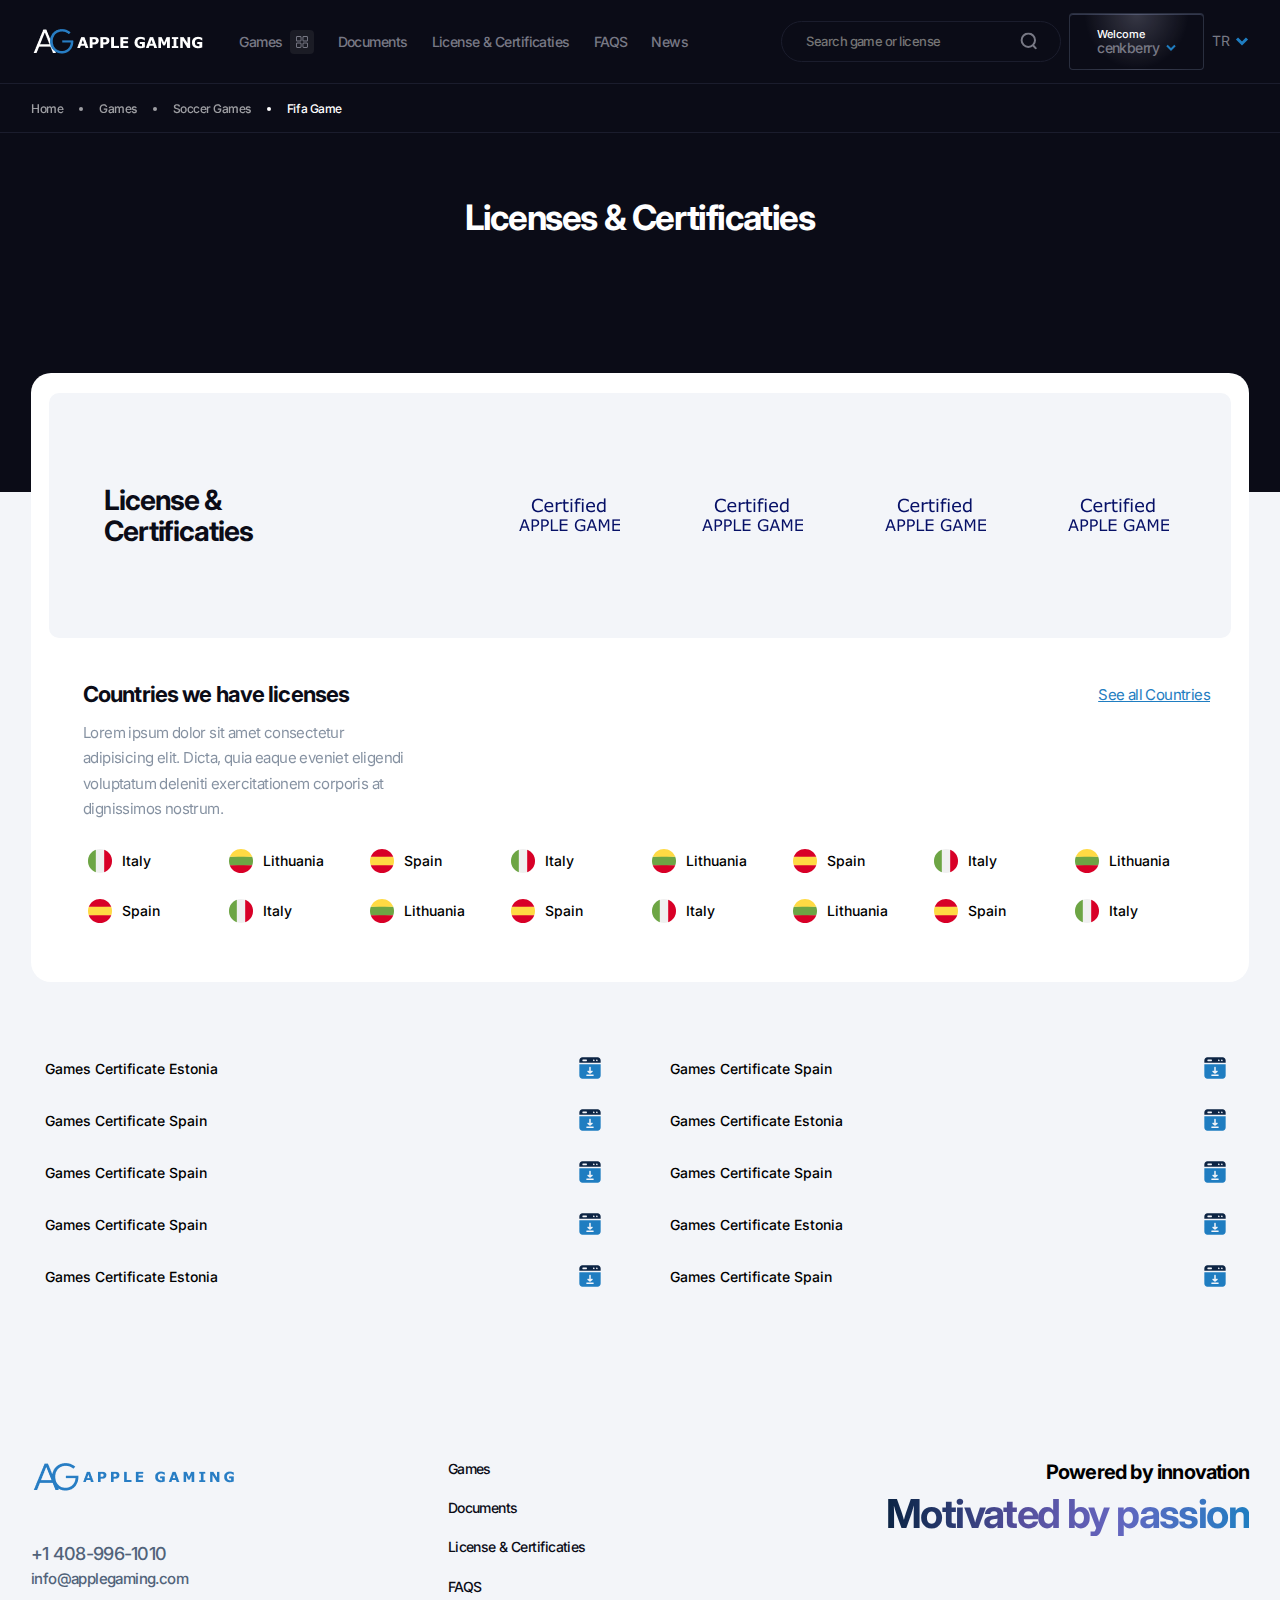
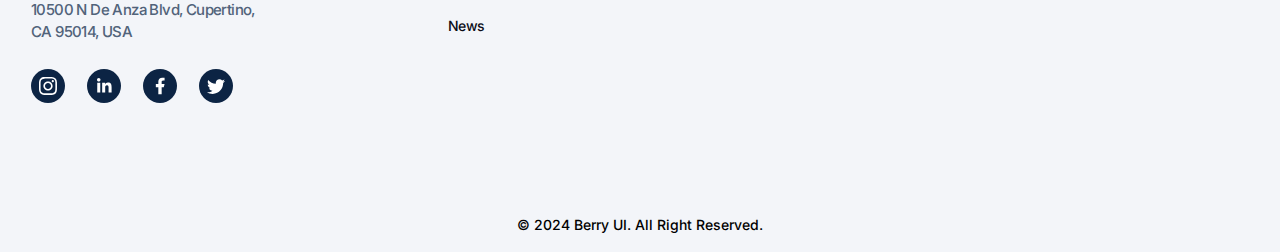
<file: license.html>
<!doctype html><html lang="en"><head><meta charset="UTF-8"><script src="https://ajax.aspnetcdn.com/ajax/jQuery/jquery-3.7.1.min.js"></script><title>Apple Gaming</title><link rel="icon" type="image/x-icon" href="./assets/images/favicon.ico"/><meta name="google" content="nostranslate"><meta name="description" content="Apple Gaming"><meta name="viewport" content="width=device-width,initial-scale=1,minimum-scale=1,viewport-fit=cover"><meta name="mobile-web-app-capable" content="yes"><meta name="apple-mobile-web-app-capable" content="yes"><meta name="apple-mobile-web-app-status-bar-style" content="black-translucent"><script defer="defer" src="js/index.js"></script><link href="css/index.css" rel="stylesheet"></head><body class="license-page isLogged"><header class="header"><div class="container"><div class="row align-items-center"><div class="col-8 col-sm-6 col-lg-2"><a href="./index.html" class="logo"><img src="[data-uri]" alt="logo"/></a></div><div class="d-none d-lg-block col-lg"><div class="navigation"><div class="navigation-menu"><a href="./games.html">Games</a> <svg width="24" height="24" viewBox="0 0 24 24" fill="none" xmlns="http://www.w3.org/2000/svg"><rect width="24" height="24" rx="4" fill="#1B1C25"/><g clip-path="url(#clip0_1279_328)"><path d="M10.1436 18H7.38769C6.62252 18 6 17.3775 6 16.6123V13.8564C6 13.0913 6.62252 12.4688 7.38769 12.4688H10.1436C10.9087 12.4688 11.5312 13.0913 11.5312 13.8564V16.6123C11.5312 17.3775 10.9087 18 10.1436 18ZM10.5938 13.8564C10.5938 13.6082 10.3918 13.4062 10.1436 13.4062H7.38769C7.13946 13.4062 6.9375 13.6082 6.9375 13.8564V16.6123C6.9375 16.8605 7.13946 17.0625 7.38769 17.0625H10.1436C10.3918 17.0625 10.5938 16.8605 10.5938 16.6123V13.8564Z" fill="#787985"/><path d="M16.5938 18H13.875C13.0996 18 12.4688 17.3692 12.4688 16.5938V13.875C12.4688 13.0996 13.0996 12.4688 13.875 12.4688H16.5938C17.3692 12.4688 18 13.0996 18 13.875V16.5938C18 17.3692 17.3692 18 16.5938 18ZM17.0625 13.875C17.0625 13.6165 16.8522 13.4062 16.5938 13.4062H13.875C13.6165 13.4062 13.4062 13.6165 13.4062 13.875V16.5938C13.4062 16.8522 13.6165 17.0625 13.875 17.0625H16.5938C16.8522 17.0625 17.0625 16.8522 17.0625 16.5938V13.875Z" fill="#787985"/><path d="M10.1436 11.5312H7.38769C6.62252 11.5312 6 10.9087 6 10.1436V7.38769C6 6.62252 6.62252 6 7.38769 6H10.1436C10.9087 6 11.5312 6.62252 11.5312 7.38769V10.1436C11.5312 10.9087 10.9087 11.5312 10.1436 11.5312ZM10.5938 7.38769C10.5938 7.13946 10.3918 6.9375 10.1436 6.9375H7.38769C7.13946 6.9375 6.9375 7.13946 6.9375 7.38769V10.1436C6.9375 10.3918 7.13946 10.5938 7.38769 10.5938H10.1436C10.3918 10.5938 10.5938 10.3918 10.5938 10.1436V7.38769Z" fill="#787985"/><path d="M16.5938 11.5312H13.875C13.0996 11.5312 12.4688 10.9004 12.4688 10.125V7.40625C12.4688 6.63084 13.0996 6 13.875 6H16.5938C17.3692 6 18 6.63084 18 7.40625V10.125C18 10.9004 17.3692 11.5312 16.5938 11.5312ZM17.0625 7.40625C17.0625 7.14778 16.8522 6.9375 16.5938 6.9375H13.875C13.6165 6.9375 13.4062 7.14778 13.4062 7.40625V10.125C13.4062 10.3835 13.6165 10.5938 13.875 10.5938H16.5938C16.8522 10.5938 17.0625 10.3835 17.0625 10.125V7.40625Z" fill="#787985"/></g><defs><clipPath id="clip0_1279_328"><rect width="12" height="12" fill="white" transform="matrix(1 0 0 -1 6 18)"/></clipPath></defs></svg><div class="navigation-category"><div class="container"><div class="row"><div class="col-3"><div class="navigation-category-title"><div>Games</div><span>Our games and gaming solutions are designed to enhance the</span></div></div><div class="col-9"><div class="navigation-category-games"><a href="./games.html" class="game-item"><div class="game-item-icon"><svg fill="#000000" width="52px" height="52px" viewBox="0 0 32 32" style="fill-rule: evenodd;
                              clip-rule: evenodd;
                              stroke-linejoin: round;
                              stroke-miterlimit: 2;" version="1.1" xml:space="preserve" xmlns="http://www.w3.org/2000/svg" xmlns:serif="http://www.serif.com/" xmlns:xlink="http://www.w3.org/1999/xlink"><g transform="matrix(1,0,0,1,-288,-336)"><g transform="matrix(1.02211,0,0,1,-6.99591,1)"><path d="M310.933,342C312.734,342 314.302,343.257 314.733,345.044C315.385,347.753 316.341,351.726 317.044,354.648C317.555,356.77 316.305,358.919 314.237,359.473C313.369,359.705 312.459,359.949 311.635,360.17C310.039,360.598 308.403,359.633 307.967,358.006C307.967,358.005 307.967,358.004 307.967,358.003C307.65,356.82 306.598,356 305.398,356C304.675,356 303.861,356 303.138,356C301.938,356 300.886,356.82 300.569,358.003C300.569,358.004 300.569,358.005 300.569,358.006C300.133,359.633 298.497,360.598 296.901,360.17C296.04,359.939 295.085,359.684 294.183,359.442C292.161,358.9 290.913,356.83 291.348,354.74C291.949,351.853 292.772,347.901 293.341,345.168C293.725,343.321 295.321,342 297.168,342C300.942,342 307.204,342 310.933,342Z" style="fill: rgb(144, 224, 239)"/></g><path d="M310.812,342C307.001,342 300.601,342 296.743,342C294.383,342 292.344,343.651 291.853,345.96C291.271,348.693 290.43,352.645 289.816,355.532C289.261,358.144 290.856,360.732 293.439,361.409L296.216,362.137C298.378,362.704 300.593,361.425 301.183,359.27L301.184,359.267C301.389,358.519 302.069,358 302.845,358C302.845,358 305.155,358 305.155,358C305.931,358 306.611,358.519 306.816,359.267L306.817,359.27C307.407,361.425 309.622,362.704 311.784,362.137L314.443,361.44C317.085,360.748 318.682,358.062 318.03,355.409C317.311,352.487 316.334,348.514 315.667,345.806C315.118,343.571 313.113,342 310.812,342L310.812,342ZM310.812,344C312.193,344 313.395,344.943 313.725,346.283C313.725,346.283 316.088,355.887 316.088,355.887C316.479,357.479 315.521,359.09 313.935,359.506C313.935,359.506 311.277,360.203 311.277,360.203C310.175,360.491 309.046,359.84 308.746,358.742C308.746,358.742 308.745,358.739 308.745,358.739C308.302,357.121 306.832,356 305.155,356L302.845,356C301.168,356 299.698,357.121 299.255,358.739C299.255,358.739 299.254,358.742 299.254,358.742C298.954,359.84 297.825,360.491 296.723,360.203C296.723,360.203 293.946,359.475 293.946,359.475C292.396,359.068 291.439,357.516 291.772,355.948C292.387,353.062 293.228,349.109 293.809,346.376C294.104,344.99 295.327,344 296.743,344L310.812,344ZM297,349L296,349C295.735,349 295.48,349.105 295.293,349.293C295.105,349.48 295,349.735 295,350C295,350.265 295.105,350.52 295.293,350.707C295.48,350.895 295.735,351 296,351L297,351L297,352C297,352.265 297.105,352.52 297.293,352.707C297.48,352.895 297.735,353 298,353C298.265,353 298.52,352.895 298.707,352.707C298.895,352.52 299,352.265 299,352L299,351L300,351C300.265,351 300.52,350.895 300.707,350.707C300.895,350.52 301,350.265 301,350C301,349.735 300.895,349.48 300.707,349.293C300.52,349.105 300.265,349 300,349L299,349L299,348C299,347.735 298.895,347.48 298.707,347.293C298.52,347.105 298.265,347 298,347C297.735,347 297.48,347.105 297.293,347.293C297.105,347.48 297,347.735 297,348L297,349ZM310,351C310.552,351 311,351.448 311,352C311,352.552 310.552,353 310,353C309.448,353 309,352.552 309,352C309,351.448 309.448,351 310,351ZM308,349C308.552,349 309,349.448 309,350C309,350.552 308.552,351 308,351C307.448,351 307,350.552 307,350C307,349.448 307.448,349 308,349ZM312,349C312.552,349 313,349.448 313,350C313,350.552 312.552,351 312,351C311.448,351 311,350.552 311,350C311,349.448 311.448,349 312,349ZM310,347C310.552,347 311,347.448 311,348C311,348.552 310.552,349 310,349C309.448,349 309,348.552 309,348C309,347.448 309.448,347 310,347Z" style="fill: rgb(25, 144, 167)"/></g></svg></div><div class="game-item-details"><div class="top"><div>All</div><span>games</span></div><div class="bottom"><div>4 game</div><span>listing</span></div></div></a><a href="#" class="game-item"><div class="game-item-icon"><svg fill="#000000" width="52px" height="52px" viewBox="0 0 32 32" style="fill-rule: evenodd;
                              clip-rule: evenodd;
                              stroke-linejoin: round;
                              stroke-miterlimit: 2;" version="1.1" xml:space="preserve" xmlns="http://www.w3.org/2000/svg" xmlns:serif="http://www.serif.com/" xmlns:xlink="http://www.w3.org/1999/xlink"><g transform="matrix(1,0,0,1,-288,-336)"><g transform="matrix(1.02211,0,0,1,-6.99591,1)"><path d="M310.933,342C312.734,342 314.302,343.257 314.733,345.044C315.385,347.753 316.341,351.726 317.044,354.648C317.555,356.77 316.305,358.919 314.237,359.473C313.369,359.705 312.459,359.949 311.635,360.17C310.039,360.598 308.403,359.633 307.967,358.006C307.967,358.005 307.967,358.004 307.967,358.003C307.65,356.82 306.598,356 305.398,356C304.675,356 303.861,356 303.138,356C301.938,356 300.886,356.82 300.569,358.003C300.569,358.004 300.569,358.005 300.569,358.006C300.133,359.633 298.497,360.598 296.901,360.17C296.04,359.939 295.085,359.684 294.183,359.442C292.161,358.9 290.913,356.83 291.348,354.74C291.949,351.853 292.772,347.901 293.341,345.168C293.725,343.321 295.321,342 297.168,342C300.942,342 307.204,342 310.933,342Z" style="fill: rgb(144, 224, 239)"/></g><path d="M310.812,342C307.001,342 300.601,342 296.743,342C294.383,342 292.344,343.651 291.853,345.96C291.271,348.693 290.43,352.645 289.816,355.532C289.261,358.144 290.856,360.732 293.439,361.409L296.216,362.137C298.378,362.704 300.593,361.425 301.183,359.27L301.184,359.267C301.389,358.519 302.069,358 302.845,358C302.845,358 305.155,358 305.155,358C305.931,358 306.611,358.519 306.816,359.267L306.817,359.27C307.407,361.425 309.622,362.704 311.784,362.137L314.443,361.44C317.085,360.748 318.682,358.062 318.03,355.409C317.311,352.487 316.334,348.514 315.667,345.806C315.118,343.571 313.113,342 310.812,342L310.812,342ZM310.812,344C312.193,344 313.395,344.943 313.725,346.283C313.725,346.283 316.088,355.887 316.088,355.887C316.479,357.479 315.521,359.09 313.935,359.506C313.935,359.506 311.277,360.203 311.277,360.203C310.175,360.491 309.046,359.84 308.746,358.742C308.746,358.742 308.745,358.739 308.745,358.739C308.302,357.121 306.832,356 305.155,356L302.845,356C301.168,356 299.698,357.121 299.255,358.739C299.255,358.739 299.254,358.742 299.254,358.742C298.954,359.84 297.825,360.491 296.723,360.203C296.723,360.203 293.946,359.475 293.946,359.475C292.396,359.068 291.439,357.516 291.772,355.948C292.387,353.062 293.228,349.109 293.809,346.376C294.104,344.99 295.327,344 296.743,344L310.812,344ZM297,349L296,349C295.735,349 295.48,349.105 295.293,349.293C295.105,349.48 295,349.735 295,350C295,350.265 295.105,350.52 295.293,350.707C295.48,350.895 295.735,351 296,351L297,351L297,352C297,352.265 297.105,352.52 297.293,352.707C297.48,352.895 297.735,353 298,353C298.265,353 298.52,352.895 298.707,352.707C298.895,352.52 299,352.265 299,352L299,351L300,351C300.265,351 300.52,350.895 300.707,350.707C300.895,350.52 301,350.265 301,350C301,349.735 300.895,349.48 300.707,349.293C300.52,349.105 300.265,349 300,349L299,349L299,348C299,347.735 298.895,347.48 298.707,347.293C298.52,347.105 298.265,347 298,347C297.735,347 297.48,347.105 297.293,347.293C297.105,347.48 297,347.735 297,348L297,349ZM310,351C310.552,351 311,351.448 311,352C311,352.552 310.552,353 310,353C309.448,353 309,352.552 309,352C309,351.448 309.448,351 310,351ZM308,349C308.552,349 309,349.448 309,350C309,350.552 308.552,351 308,351C307.448,351 307,350.552 307,350C307,349.448 307.448,349 308,349ZM312,349C312.552,349 313,349.448 313,350C313,350.552 312.552,351 312,351C311.448,351 311,350.552 311,350C311,349.448 311.448,349 312,349ZM310,347C310.552,347 311,347.448 311,348C311,348.552 310.552,349 310,349C309.448,349 309,348.552 309,348C309,347.448 309.448,347 310,347Z" style="fill: rgb(25, 144, 167)"/></g></svg></div><div class="game-item-details"><div class="top"><div>Arcade</div><span>games</span></div><div class="bottom"><div>4 game</div><span>listing</span></div></div></a><a href="#" class="game-item"><div class="game-item-icon"><svg fill="#000000" width="52px" height="52px" viewBox="0 0 32 32" style="fill-rule: evenodd;
                              clip-rule: evenodd;
                              stroke-linejoin: round;
                              stroke-miterlimit: 2;" version="1.1" xml:space="preserve" xmlns="http://www.w3.org/2000/svg" xmlns:serif="http://www.serif.com/" xmlns:xlink="http://www.w3.org/1999/xlink"><g transform="matrix(1,0,0,1,-288,-336)"><g transform="matrix(1.02211,0,0,1,-6.99591,1)"><path d="M310.933,342C312.734,342 314.302,343.257 314.733,345.044C315.385,347.753 316.341,351.726 317.044,354.648C317.555,356.77 316.305,358.919 314.237,359.473C313.369,359.705 312.459,359.949 311.635,360.17C310.039,360.598 308.403,359.633 307.967,358.006C307.967,358.005 307.967,358.004 307.967,358.003C307.65,356.82 306.598,356 305.398,356C304.675,356 303.861,356 303.138,356C301.938,356 300.886,356.82 300.569,358.003C300.569,358.004 300.569,358.005 300.569,358.006C300.133,359.633 298.497,360.598 296.901,360.17C296.04,359.939 295.085,359.684 294.183,359.442C292.161,358.9 290.913,356.83 291.348,354.74C291.949,351.853 292.772,347.901 293.341,345.168C293.725,343.321 295.321,342 297.168,342C300.942,342 307.204,342 310.933,342Z" style="fill: rgb(144, 224, 239)"/></g><path d="M310.812,342C307.001,342 300.601,342 296.743,342C294.383,342 292.344,343.651 291.853,345.96C291.271,348.693 290.43,352.645 289.816,355.532C289.261,358.144 290.856,360.732 293.439,361.409L296.216,362.137C298.378,362.704 300.593,361.425 301.183,359.27L301.184,359.267C301.389,358.519 302.069,358 302.845,358C302.845,358 305.155,358 305.155,358C305.931,358 306.611,358.519 306.816,359.267L306.817,359.27C307.407,361.425 309.622,362.704 311.784,362.137L314.443,361.44C317.085,360.748 318.682,358.062 318.03,355.409C317.311,352.487 316.334,348.514 315.667,345.806C315.118,343.571 313.113,342 310.812,342L310.812,342ZM310.812,344C312.193,344 313.395,344.943 313.725,346.283C313.725,346.283 316.088,355.887 316.088,355.887C316.479,357.479 315.521,359.09 313.935,359.506C313.935,359.506 311.277,360.203 311.277,360.203C310.175,360.491 309.046,359.84 308.746,358.742C308.746,358.742 308.745,358.739 308.745,358.739C308.302,357.121 306.832,356 305.155,356L302.845,356C301.168,356 299.698,357.121 299.255,358.739C299.255,358.739 299.254,358.742 299.254,358.742C298.954,359.84 297.825,360.491 296.723,360.203C296.723,360.203 293.946,359.475 293.946,359.475C292.396,359.068 291.439,357.516 291.772,355.948C292.387,353.062 293.228,349.109 293.809,346.376C294.104,344.99 295.327,344 296.743,344L310.812,344ZM297,349L296,349C295.735,349 295.48,349.105 295.293,349.293C295.105,349.48 295,349.735 295,350C295,350.265 295.105,350.52 295.293,350.707C295.48,350.895 295.735,351 296,351L297,351L297,352C297,352.265 297.105,352.52 297.293,352.707C297.48,352.895 297.735,353 298,353C298.265,353 298.52,352.895 298.707,352.707C298.895,352.52 299,352.265 299,352L299,351L300,351C300.265,351 300.52,350.895 300.707,350.707C300.895,350.52 301,350.265 301,350C301,349.735 300.895,349.48 300.707,349.293C300.52,349.105 300.265,349 300,349L299,349L299,348C299,347.735 298.895,347.48 298.707,347.293C298.52,347.105 298.265,347 298,347C297.735,347 297.48,347.105 297.293,347.293C297.105,347.48 297,347.735 297,348L297,349ZM310,351C310.552,351 311,351.448 311,352C311,352.552 310.552,353 310,353C309.448,353 309,352.552 309,352C309,351.448 309.448,351 310,351ZM308,349C308.552,349 309,349.448 309,350C309,350.552 308.552,351 308,351C307.448,351 307,350.552 307,350C307,349.448 307.448,349 308,349ZM312,349C312.552,349 313,349.448 313,350C313,350.552 312.552,351 312,351C311.448,351 311,350.552 311,350C311,349.448 311.448,349 312,349ZM310,347C310.552,347 311,347.448 311,348C311,348.552 310.552,349 310,349C309.448,349 309,348.552 309,348C309,347.448 309.448,347 310,347Z" style="fill: rgb(25, 144, 167)"/></g></svg></div><div class="game-item-details"><div class="top"><div>Soccer</div><span>games</span></div><div class="bottom"><div>4 game</div><span>listing</span></div></div></a><a href="#" class="game-item"><div class="game-item-icon"><svg fill="#000000" width="52px" height="52px" viewBox="0 0 32 32" style="fill-rule: evenodd;
                              clip-rule: evenodd;
                              stroke-linejoin: round;
                              stroke-miterlimit: 2;" version="1.1" xml:space="preserve" xmlns="http://www.w3.org/2000/svg" xmlns:serif="http://www.serif.com/" xmlns:xlink="http://www.w3.org/1999/xlink"><g transform="matrix(1,0,0,1,-288,-336)"><g transform="matrix(1.02211,0,0,1,-6.99591,1)"><path d="M310.933,342C312.734,342 314.302,343.257 314.733,345.044C315.385,347.753 316.341,351.726 317.044,354.648C317.555,356.77 316.305,358.919 314.237,359.473C313.369,359.705 312.459,359.949 311.635,360.17C310.039,360.598 308.403,359.633 307.967,358.006C307.967,358.005 307.967,358.004 307.967,358.003C307.65,356.82 306.598,356 305.398,356C304.675,356 303.861,356 303.138,356C301.938,356 300.886,356.82 300.569,358.003C300.569,358.004 300.569,358.005 300.569,358.006C300.133,359.633 298.497,360.598 296.901,360.17C296.04,359.939 295.085,359.684 294.183,359.442C292.161,358.9 290.913,356.83 291.348,354.74C291.949,351.853 292.772,347.901 293.341,345.168C293.725,343.321 295.321,342 297.168,342C300.942,342 307.204,342 310.933,342Z" style="fill: rgb(144, 224, 239)"/></g><path d="M310.812,342C307.001,342 300.601,342 296.743,342C294.383,342 292.344,343.651 291.853,345.96C291.271,348.693 290.43,352.645 289.816,355.532C289.261,358.144 290.856,360.732 293.439,361.409L296.216,362.137C298.378,362.704 300.593,361.425 301.183,359.27L301.184,359.267C301.389,358.519 302.069,358 302.845,358C302.845,358 305.155,358 305.155,358C305.931,358 306.611,358.519 306.816,359.267L306.817,359.27C307.407,361.425 309.622,362.704 311.784,362.137L314.443,361.44C317.085,360.748 318.682,358.062 318.03,355.409C317.311,352.487 316.334,348.514 315.667,345.806C315.118,343.571 313.113,342 310.812,342L310.812,342ZM310.812,344C312.193,344 313.395,344.943 313.725,346.283C313.725,346.283 316.088,355.887 316.088,355.887C316.479,357.479 315.521,359.09 313.935,359.506C313.935,359.506 311.277,360.203 311.277,360.203C310.175,360.491 309.046,359.84 308.746,358.742C308.746,358.742 308.745,358.739 308.745,358.739C308.302,357.121 306.832,356 305.155,356L302.845,356C301.168,356 299.698,357.121 299.255,358.739C299.255,358.739 299.254,358.742 299.254,358.742C298.954,359.84 297.825,360.491 296.723,360.203C296.723,360.203 293.946,359.475 293.946,359.475C292.396,359.068 291.439,357.516 291.772,355.948C292.387,353.062 293.228,349.109 293.809,346.376C294.104,344.99 295.327,344 296.743,344L310.812,344ZM297,349L296,349C295.735,349 295.48,349.105 295.293,349.293C295.105,349.48 295,349.735 295,350C295,350.265 295.105,350.52 295.293,350.707C295.48,350.895 295.735,351 296,351L297,351L297,352C297,352.265 297.105,352.52 297.293,352.707C297.48,352.895 297.735,353 298,353C298.265,353 298.52,352.895 298.707,352.707C298.895,352.52 299,352.265 299,352L299,351L300,351C300.265,351 300.52,350.895 300.707,350.707C300.895,350.52 301,350.265 301,350C301,349.735 300.895,349.48 300.707,349.293C300.52,349.105 300.265,349 300,349L299,349L299,348C299,347.735 298.895,347.48 298.707,347.293C298.52,347.105 298.265,347 298,347C297.735,347 297.48,347.105 297.293,347.293C297.105,347.48 297,347.735 297,348L297,349ZM310,351C310.552,351 311,351.448 311,352C311,352.552 310.552,353 310,353C309.448,353 309,352.552 309,352C309,351.448 309.448,351 310,351ZM308,349C308.552,349 309,349.448 309,350C309,350.552 308.552,351 308,351C307.448,351 307,350.552 307,350C307,349.448 307.448,349 308,349ZM312,349C312.552,349 313,349.448 313,350C313,350.552 312.552,351 312,351C311.448,351 311,350.552 311,350C311,349.448 311.448,349 312,349ZM310,347C310.552,347 311,347.448 311,348C311,348.552 310.552,349 310,349C309.448,349 309,348.552 309,348C309,347.448 309.448,347 310,347Z" style="fill: rgb(25, 144, 167)"/></g></svg></div><div class="game-item-details"><div class="top"><div>Horror</div><span>games</span></div><div class="bottom"><div>4 game</div><span>listing</span></div></div></a><a href="#" class="game-item"><div class="game-item-icon"><svg fill="#000000" width="52px" height="52px" viewBox="0 0 32 32" style="fill-rule: evenodd;
                              clip-rule: evenodd;
                              stroke-linejoin: round;
                              stroke-miterlimit: 2;" version="1.1" xml:space="preserve" xmlns="http://www.w3.org/2000/svg" xmlns:serif="http://www.serif.com/" xmlns:xlink="http://www.w3.org/1999/xlink"><g transform="matrix(1,0,0,1,-288,-336)"><g transform="matrix(1.02211,0,0,1,-6.99591,1)"><path d="M310.933,342C312.734,342 314.302,343.257 314.733,345.044C315.385,347.753 316.341,351.726 317.044,354.648C317.555,356.77 316.305,358.919 314.237,359.473C313.369,359.705 312.459,359.949 311.635,360.17C310.039,360.598 308.403,359.633 307.967,358.006C307.967,358.005 307.967,358.004 307.967,358.003C307.65,356.82 306.598,356 305.398,356C304.675,356 303.861,356 303.138,356C301.938,356 300.886,356.82 300.569,358.003C300.569,358.004 300.569,358.005 300.569,358.006C300.133,359.633 298.497,360.598 296.901,360.17C296.04,359.939 295.085,359.684 294.183,359.442C292.161,358.9 290.913,356.83 291.348,354.74C291.949,351.853 292.772,347.901 293.341,345.168C293.725,343.321 295.321,342 297.168,342C300.942,342 307.204,342 310.933,342Z" style="fill: rgb(144, 224, 239)"/></g><path d="M310.812,342C307.001,342 300.601,342 296.743,342C294.383,342 292.344,343.651 291.853,345.96C291.271,348.693 290.43,352.645 289.816,355.532C289.261,358.144 290.856,360.732 293.439,361.409L296.216,362.137C298.378,362.704 300.593,361.425 301.183,359.27L301.184,359.267C301.389,358.519 302.069,358 302.845,358C302.845,358 305.155,358 305.155,358C305.931,358 306.611,358.519 306.816,359.267L306.817,359.27C307.407,361.425 309.622,362.704 311.784,362.137L314.443,361.44C317.085,360.748 318.682,358.062 318.03,355.409C317.311,352.487 316.334,348.514 315.667,345.806C315.118,343.571 313.113,342 310.812,342L310.812,342ZM310.812,344C312.193,344 313.395,344.943 313.725,346.283C313.725,346.283 316.088,355.887 316.088,355.887C316.479,357.479 315.521,359.09 313.935,359.506C313.935,359.506 311.277,360.203 311.277,360.203C310.175,360.491 309.046,359.84 308.746,358.742C308.746,358.742 308.745,358.739 308.745,358.739C308.302,357.121 306.832,356 305.155,356L302.845,356C301.168,356 299.698,357.121 299.255,358.739C299.255,358.739 299.254,358.742 299.254,358.742C298.954,359.84 297.825,360.491 296.723,360.203C296.723,360.203 293.946,359.475 293.946,359.475C292.396,359.068 291.439,357.516 291.772,355.948C292.387,353.062 293.228,349.109 293.809,346.376C294.104,344.99 295.327,344 296.743,344L310.812,344ZM297,349L296,349C295.735,349 295.48,349.105 295.293,349.293C295.105,349.48 295,349.735 295,350C295,350.265 295.105,350.52 295.293,350.707C295.48,350.895 295.735,351 296,351L297,351L297,352C297,352.265 297.105,352.52 297.293,352.707C297.48,352.895 297.735,353 298,353C298.265,353 298.52,352.895 298.707,352.707C298.895,352.52 299,352.265 299,352L299,351L300,351C300.265,351 300.52,350.895 300.707,350.707C300.895,350.52 301,350.265 301,350C301,349.735 300.895,349.48 300.707,349.293C300.52,349.105 300.265,349 300,349L299,349L299,348C299,347.735 298.895,347.48 298.707,347.293C298.52,347.105 298.265,347 298,347C297.735,347 297.48,347.105 297.293,347.293C297.105,347.48 297,347.735 297,348L297,349ZM310,351C310.552,351 311,351.448 311,352C311,352.552 310.552,353 310,353C309.448,353 309,352.552 309,352C309,351.448 309.448,351 310,351ZM308,349C308.552,349 309,349.448 309,350C309,350.552 308.552,351 308,351C307.448,351 307,350.552 307,350C307,349.448 307.448,349 308,349ZM312,349C312.552,349 313,349.448 313,350C313,350.552 312.552,351 312,351C311.448,351 311,350.552 311,350C311,349.448 311.448,349 312,349ZM310,347C310.552,347 311,347.448 311,348C311,348.552 310.552,349 310,349C309.448,349 309,348.552 309,348C309,347.448 309.448,347 310,347Z" style="fill: rgb(25, 144, 167)"/></g></svg></div><div class="game-item-details"><div class="top"><div>Tennis</div><span>games</span></div><div class="bottom"><div>4 game</div><span>listing</span></div></div></a><a href="#" class="game-item"><div class="game-item-icon"><svg fill="#000000" width="52px" height="52px" viewBox="0 0 32 32" style="fill-rule: evenodd;
                              clip-rule: evenodd;
                              stroke-linejoin: round;
                              stroke-miterlimit: 2;" version="1.1" xml:space="preserve" xmlns="http://www.w3.org/2000/svg" xmlns:serif="http://www.serif.com/" xmlns:xlink="http://www.w3.org/1999/xlink"><g transform="matrix(1,0,0,1,-288,-336)"><g transform="matrix(1.02211,0,0,1,-6.99591,1)"><path d="M310.933,342C312.734,342 314.302,343.257 314.733,345.044C315.385,347.753 316.341,351.726 317.044,354.648C317.555,356.77 316.305,358.919 314.237,359.473C313.369,359.705 312.459,359.949 311.635,360.17C310.039,360.598 308.403,359.633 307.967,358.006C307.967,358.005 307.967,358.004 307.967,358.003C307.65,356.82 306.598,356 305.398,356C304.675,356 303.861,356 303.138,356C301.938,356 300.886,356.82 300.569,358.003C300.569,358.004 300.569,358.005 300.569,358.006C300.133,359.633 298.497,360.598 296.901,360.17C296.04,359.939 295.085,359.684 294.183,359.442C292.161,358.9 290.913,356.83 291.348,354.74C291.949,351.853 292.772,347.901 293.341,345.168C293.725,343.321 295.321,342 297.168,342C300.942,342 307.204,342 310.933,342Z" style="fill: rgb(144, 224, 239)"/></g><path d="M310.812,342C307.001,342 300.601,342 296.743,342C294.383,342 292.344,343.651 291.853,345.96C291.271,348.693 290.43,352.645 289.816,355.532C289.261,358.144 290.856,360.732 293.439,361.409L296.216,362.137C298.378,362.704 300.593,361.425 301.183,359.27L301.184,359.267C301.389,358.519 302.069,358 302.845,358C302.845,358 305.155,358 305.155,358C305.931,358 306.611,358.519 306.816,359.267L306.817,359.27C307.407,361.425 309.622,362.704 311.784,362.137L314.443,361.44C317.085,360.748 318.682,358.062 318.03,355.409C317.311,352.487 316.334,348.514 315.667,345.806C315.118,343.571 313.113,342 310.812,342L310.812,342ZM310.812,344C312.193,344 313.395,344.943 313.725,346.283C313.725,346.283 316.088,355.887 316.088,355.887C316.479,357.479 315.521,359.09 313.935,359.506C313.935,359.506 311.277,360.203 311.277,360.203C310.175,360.491 309.046,359.84 308.746,358.742C308.746,358.742 308.745,358.739 308.745,358.739C308.302,357.121 306.832,356 305.155,356L302.845,356C301.168,356 299.698,357.121 299.255,358.739C299.255,358.739 299.254,358.742 299.254,358.742C298.954,359.84 297.825,360.491 296.723,360.203C296.723,360.203 293.946,359.475 293.946,359.475C292.396,359.068 291.439,357.516 291.772,355.948C292.387,353.062 293.228,349.109 293.809,346.376C294.104,344.99 295.327,344 296.743,344L310.812,344ZM297,349L296,349C295.735,349 295.48,349.105 295.293,349.293C295.105,349.48 295,349.735 295,350C295,350.265 295.105,350.52 295.293,350.707C295.48,350.895 295.735,351 296,351L297,351L297,352C297,352.265 297.105,352.52 297.293,352.707C297.48,352.895 297.735,353 298,353C298.265,353 298.52,352.895 298.707,352.707C298.895,352.52 299,352.265 299,352L299,351L300,351C300.265,351 300.52,350.895 300.707,350.707C300.895,350.52 301,350.265 301,350C301,349.735 300.895,349.48 300.707,349.293C300.52,349.105 300.265,349 300,349L299,349L299,348C299,347.735 298.895,347.48 298.707,347.293C298.52,347.105 298.265,347 298,347C297.735,347 297.48,347.105 297.293,347.293C297.105,347.48 297,347.735 297,348L297,349ZM310,351C310.552,351 311,351.448 311,352C311,352.552 310.552,353 310,353C309.448,353 309,352.552 309,352C309,351.448 309.448,351 310,351ZM308,349C308.552,349 309,349.448 309,350C309,350.552 308.552,351 308,351C307.448,351 307,350.552 307,350C307,349.448 307.448,349 308,349ZM312,349C312.552,349 313,349.448 313,350C313,350.552 312.552,351 312,351C311.448,351 311,350.552 311,350C311,349.448 311.448,349 312,349ZM310,347C310.552,347 311,347.448 311,348C311,348.552 310.552,349 310,349C309.448,349 309,348.552 309,348C309,347.448 309.448,347 310,347Z" style="fill: rgb(25, 144, 167)"/></g></svg></div><div class="game-item-details"><div class="top"><div>Basketball</div><span>games</span></div><div class="bottom"><div>4 game</div><span>listing</span></div></div></a></div></div></div></div></div></div><ul><li><a href="./documents.html">Documents</a></li><li><a href="./license.html">License & Certificaties</a></li><li><a href="./faqs.html">FAQS</a></li><li><a href="./news-menu.html">News</a></li></ul></div></div><div class="col-4 col-sm-6 col-lg-auto"><div class="header-right"><form action="#" autocomplete="off" class="apple-search-bar"><input placeholder="Search game or license" id="apple-search-bar-input"/> <svg width="17" height="17" viewBox="0 0 17 17" fill="none" xmlns="http://www.w3.org/2000/svg"><circle cx="8.31839" cy="7.68387" r="6.69388" stroke="#787985" stroke-width="2"/><rect x="12.0229" y="13.1748" width="2" height="5.19191" transform="rotate(-42.3802 12.0229 13.1748)" fill="#787985"/></svg><div class="apple-search-bar-inside"><ul><li><a href="#">Game Name 1</a></li><li><a href="#">Game Name 2</a></li><li><a href="#">Game Name 3</a></li></ul></div></form><div class="user-buttons"><a href="./login.html" class="btn btn-user">Login</a></div><div class="apple-user"><div class="apple-user-info"><div>Welcome</div><div><div>cenkberry</div><svg width="10" height="7" viewBox="0 0 10 7" fill="none" xmlns="http://www.w3.org/2000/svg"><path d="M1 1.5L5 5.5L9 1.5" stroke="#1F7DC1" stroke-width="2"/></svg></div></div><div class="apple-user-inside"><ul><li><a href="./account.html">Account Settings</a></li><li><a href="#">Logout</a></li></ul></div></div><div class="apple-lang-dropdown"><div class="selectedLang parentActive">TR</div><div class="content"><div>GER</div><div>ENG</div><div>ITA</div></div></div><div class="hamburger-open"><svg width="32" height="23" viewBox="0 0 32 23" fill="none" xmlns="http://www.w3.org/2000/svg"><path d="M30.4762 4.57143H1.52381C0.685714 4.57143 0 3.88571 0 3.04762V1.52381C0 0.685714 0.685714 0 1.52381 0H30.4762C31.3143 0 32 0.685714 32 1.52381V3.04762C32 3.88571 31.3143 4.57143 30.4762 4.57143Z" fill="url(#paint0_linear_5_14)"/><path d="M30.4762 13.7143H1.52381C0.685714 13.7143 0 13.0286 0 12.1905V10.6667C0 9.82857 0.685714 9.14286 1.52381 9.14286H30.4762C31.3143 9.14286 32 9.82857 32 10.6667V12.1905C32 13.0286 31.3143 13.7143 30.4762 13.7143Z" fill="url(#paint1_linear_5_14)"/><path d="M30.4762 22.8571H1.52381C0.685714 22.8571 0 22.1714 0 21.3333V19.8095C0 18.9714 0.685714 18.2857 1.52381 18.2857H30.4762C31.3143 18.2857 32 18.9714 32 19.8095V21.3333C32 22.1714 31.3143 22.8571 30.4762 22.8571Z" fill="url(#paint2_linear_5_14)"/><defs><linearGradient id="paint0_linear_5_14" x1="6.90743" y1="-6.80686" x2="24.2979" y2="10.5836" gradientUnits="userSpaceOnUse"><stop offset="0.237" stop-color="#3BC9F3"/><stop offset="0.85" stop-color="#1591D8"/></linearGradient><linearGradient id="paint1_linear_5_14" x1="6.90743" y1="2.336" x2="24.2979" y2="19.7265" gradientUnits="userSpaceOnUse"><stop offset="0.237" stop-color="#3BC9F3"/><stop offset="0.85" stop-color="#1591D8"/></linearGradient><linearGradient id="paint2_linear_5_14" x1="6.90743" y1="11.4789" x2="24.2979" y2="28.8693" gradientUnits="userSpaceOnUse"><stop offset="0.237" stop-color="#3BC9F3"/><stop offset="0.85" stop-color="#1591D8"/></linearGradient></defs></svg></div></div></div></div></div></header><div class="mobile-menu"><div class="container"><div class="mobile-menu-top"><a href="./index.html" class="logo"><img src="[data-uri]" alt="logo"/></a><div class="hamburger-close"><svg width="32" height="23" viewBox="0 0 32 23" fill="none" xmlns="http://www.w3.org/2000/svg"><path d="M30.4762 4.57143H1.52381C0.685714 4.57143 0 3.88571 0 3.04762V1.52381C0 0.685714 0.685714 0 1.52381 0H30.4762C31.3143 0 32 0.685714 32 1.52381V3.04762C32 3.88571 31.3143 4.57143 30.4762 4.57143Z" fill="url(#paint0_linear_5_14)"/><path d="M30.4762 13.7143H1.52381C0.685714 13.7143 0 13.0286 0 12.1905V10.6667C0 9.82857 0.685714 9.14286 1.52381 9.14286H30.4762C31.3143 9.14286 32 9.82857 32 10.6667V12.1905C32 13.0286 31.3143 13.7143 30.4762 13.7143Z" fill="url(#paint1_linear_5_14)"/><path d="M30.4762 22.8571H1.52381C0.685714 22.8571 0 22.1714 0 21.3333V19.8095C0 18.9714 0.685714 18.2857 1.52381 18.2857H30.4762C31.3143 18.2857 32 18.9714 32 19.8095V21.3333C32 22.1714 31.3143 22.8571 30.4762 22.8571Z" fill="url(#paint2_linear_5_14)"/><defs><linearGradient id="paint0_linear_5_14" x1="6.90743" y1="-6.80686" x2="24.2979" y2="10.5836" gradientUnits="userSpaceOnUse"><stop offset="0.237" stop-color="#3BC9F3"/><stop offset="0.85" stop-color="#1591D8"/></linearGradient><linearGradient id="paint1_linear_5_14" x1="6.90743" y1="2.336" x2="24.2979" y2="19.7265" gradientUnits="userSpaceOnUse"><stop offset="0.237" stop-color="#3BC9F3"/><stop offset="0.85" stop-color="#1591D8"/></linearGradient><linearGradient id="paint2_linear_5_14" x1="6.90743" y1="11.4789" x2="24.2979" y2="28.8693" gradientUnits="userSpaceOnUse"><stop offset="0.237" stop-color="#3BC9F3"/><stop offset="0.85" stop-color="#1591D8"/></linearGradient></defs></svg></div></div><div class="mobile-user-menu"><div class="user-buttons"><a href="./login.html" class="btn btn-user">Login</a></div><div class="apple-user"><div class="apple-user-info"><div>Welcome</div><div><div>CenkBerry</div><svg width="10" height="7" viewBox="0 0 10 7" fill="none" xmlns="http://www.w3.org/2000/svg"><path d="M1 1.5L5 5.5L9 1.5" stroke="#1F7DC1" stroke-width="2"/></svg></div></div><div class="apple-user-inside"><ul><li><a href="./account.html">Account Settings</a></li><li><a href="#">Logout</a></li></ul></div></div></div><div class="mobile-menu-category"><ul><li><a href="./games.html">Games</a></li><li><a href="./news-menu.html">News</a></li><li><a href="./faqs.html">FAQS</a></li><li><a href="./documents.html">Documents</a></li><li><a href="./license.html">License & Certificaties</a></li></ul></div><form action="/" class="apple-search"><input placeholder="Search Game"/> <svg width="17" height="17" viewBox="0 0 17 17" fill="none" xmlns="http://www.w3.org/2000/svg"><circle cx="8.31839" cy="7.68387" r="6.69388" stroke="#787985" stroke-width="2"/><rect x="12.0229" y="13.1748" width="2" height="5.19191" transform="rotate(-42.3802 12.0229 13.1748)" fill="#787985"/></svg></form></div></div><div class="pagination"><div class="container"><div class="items"><ul><li><a href="#">Home</a></li><li><a href="#">Games</a></li><li><a href="#">Soccer Games</a></li><li><a href="#">Fifa Game</a></li></ul></div></div></div><main><div class="top-content"><span>Licenses & Certificaties</span></div></main><footer class="footer"><div class="container"><div class="footer-inside"><div class="footer-top"><div class="license"><div class="license-left">License & Certificaties</div><div class="license-right"><div><img loading="lazy" src="[data-uri]" alt="license item"></div><div><img loading="lazy" src="[data-uri]" alt="license item"></div><div><img loading="lazy" src="[data-uri]" alt="license item"></div><div><img loading="lazy" src="[data-uri]" alt="license item"></div></div></div><div class="countries"><div class="left"><div class="title">Countries we have licenses</div><div class="subtitle">Lorem ipsum dolor sit amet consectetur adipisicing elit. Dicta, quia eaque eveniet eligendi voluptatum deleniti exercitationem corporis at dignissimos nostrum.</div></div><div class="right"><a href="./license.html" class="apple-link">See all Countries</a></div></div><div class="countries-row"><div class="item"><svg width="24" height="24" viewBox="0 0 24 24" fill="none" xmlns="http://www.w3.org/2000/svg"><path d="M12 24C18.6274 24 24 18.6274 24 12C24 5.37258 18.6274 0 12 0C5.37258 0 0 5.37258 0 12C0 18.6274 5.37258 24 12 24Z" fill="#F0F0F0"/><path d="M23.9999 12.0002C23.9999 6.84061 20.7434 2.4421 16.1738 0.746582V23.2538C20.7434 21.5583 23.9999 17.1598 23.9999 12.0002Z" fill="#D80027"/><path d="M0 12.0002C0 17.1598 3.2565 21.5583 7.82611 23.2538V0.746582C3.2565 2.4421 0 6.84061 0 12.0002Z" fill="#6DA544"/></svg> <span>Italy</span></div><div class="item"><svg width="24" height="24" viewBox="0 0 24 24" fill="none" xmlns="http://www.w3.org/2000/svg"><path d="M23.2536 16.174C23.736 14.874 24 13.4679 24 12.0001C24 10.5322 23.736 9.12614 23.2536 7.8262L12 6.78271L0.746391 7.8262C0.264 9.12614 0 10.5322 0 12.0001C0 13.4679 0.264 14.874 0.746391 16.174L12 17.2175L23.2536 16.174Z" fill="#6DA544"/><path d="M23.2533 7.82611C21.5578 3.2565 17.1593 0 11.9997 0C6.84013 0 2.44161 3.2565 0.746094 7.82611H23.2533Z" fill="#FFDA44"/><path d="M11.9997 23.9999C17.1593 23.9999 21.5578 20.7434 23.2533 16.1738H0.746094C2.44161 20.7434 6.84013 23.9999 11.9997 23.9999Z" fill="#D80027"/></svg> <span>Lithuania</span></div><div class="item"><svg width="24" height="24" viewBox="0 0 24 24" fill="none" xmlns="http://www.w3.org/2000/svg"><path d="M0 12.0001C0 13.4679 0.264047 14.874 0.746391 16.174L12 17.2175L23.2536 16.174C23.736 14.874 24 13.4679 24 12.0001C24 10.5322 23.736 9.12618 23.2536 7.8262L12 6.78271L0.746391 7.8262C0.264047 9.12618 0 10.5322 0 12.0001H0Z" fill="#FFDA44"/><path d="M23.2533 7.82611C21.5578 3.25655 17.1593 0 11.9997 0C6.84013 0 2.44161 3.25655 0.746094 7.82611H23.2533Z" fill="#D80027"/><path d="M0.746094 16.1738C2.44161 20.7434 6.84013 23.9999 11.9997 23.9999C17.1593 23.9999 21.5578 20.7434 23.2533 16.1738H0.746094Z" fill="#D80027"/></svg> <span>Spain</span></div><div class="item"><svg width="24" height="24" viewBox="0 0 24 24" fill="none" xmlns="http://www.w3.org/2000/svg"><path d="M12 24C18.6274 24 24 18.6274 24 12C24 5.37258 18.6274 0 12 0C5.37258 0 0 5.37258 0 12C0 18.6274 5.37258 24 12 24Z" fill="#F0F0F0"/><path d="M23.9999 12.0002C23.9999 6.84061 20.7434 2.4421 16.1738 0.746582V23.2538C20.7434 21.5583 23.9999 17.1598 23.9999 12.0002Z" fill="#D80027"/><path d="M0 12.0002C0 17.1598 3.2565 21.5583 7.82611 23.2538V0.746582C3.2565 2.4421 0 6.84061 0 12.0002Z" fill="#6DA544"/></svg> <span>Italy</span></div><div class="item"><svg width="24" height="24" viewBox="0 0 24 24" fill="none" xmlns="http://www.w3.org/2000/svg"><path d="M23.2536 16.174C23.736 14.874 24 13.4679 24 12.0001C24 10.5322 23.736 9.12614 23.2536 7.8262L12 6.78271L0.746391 7.8262C0.264 9.12614 0 10.5322 0 12.0001C0 13.4679 0.264 14.874 0.746391 16.174L12 17.2175L23.2536 16.174Z" fill="#6DA544"/><path d="M23.2533 7.82611C21.5578 3.2565 17.1593 0 11.9997 0C6.84013 0 2.44161 3.2565 0.746094 7.82611H23.2533Z" fill="#FFDA44"/><path d="M11.9997 23.9999C17.1593 23.9999 21.5578 20.7434 23.2533 16.1738H0.746094C2.44161 20.7434 6.84013 23.9999 11.9997 23.9999Z" fill="#D80027"/></svg> <span>Lithuania</span></div><div class="item"><svg width="24" height="24" viewBox="0 0 24 24" fill="none" xmlns="http://www.w3.org/2000/svg"><path d="M0 12.0001C0 13.4679 0.264047 14.874 0.746391 16.174L12 17.2175L23.2536 16.174C23.736 14.874 24 13.4679 24 12.0001C24 10.5322 23.736 9.12618 23.2536 7.8262L12 6.78271L0.746391 7.8262C0.264047 9.12618 0 10.5322 0 12.0001H0Z" fill="#FFDA44"/><path d="M23.2533 7.82611C21.5578 3.25655 17.1593 0 11.9997 0C6.84013 0 2.44161 3.25655 0.746094 7.82611H23.2533Z" fill="#D80027"/><path d="M0.746094 16.1738C2.44161 20.7434 6.84013 23.9999 11.9997 23.9999C17.1593 23.9999 21.5578 20.7434 23.2533 16.1738H0.746094Z" fill="#D80027"/></svg> <span>Spain</span></div><div class="item"><svg width="24" height="24" viewBox="0 0 24 24" fill="none" xmlns="http://www.w3.org/2000/svg"><path d="M12 24C18.6274 24 24 18.6274 24 12C24 5.37258 18.6274 0 12 0C5.37258 0 0 5.37258 0 12C0 18.6274 5.37258 24 12 24Z" fill="#F0F0F0"/><path d="M23.9999 12.0002C23.9999 6.84061 20.7434 2.4421 16.1738 0.746582V23.2538C20.7434 21.5583 23.9999 17.1598 23.9999 12.0002Z" fill="#D80027"/><path d="M0 12.0002C0 17.1598 3.2565 21.5583 7.82611 23.2538V0.746582C3.2565 2.4421 0 6.84061 0 12.0002Z" fill="#6DA544"/></svg> <span>Italy</span></div><div class="item"><svg width="24" height="24" viewBox="0 0 24 24" fill="none" xmlns="http://www.w3.org/2000/svg"><path d="M23.2536 16.174C23.736 14.874 24 13.4679 24 12.0001C24 10.5322 23.736 9.12614 23.2536 7.8262L12 6.78271L0.746391 7.8262C0.264 9.12614 0 10.5322 0 12.0001C0 13.4679 0.264 14.874 0.746391 16.174L12 17.2175L23.2536 16.174Z" fill="#6DA544"/><path d="M23.2533 7.82611C21.5578 3.2565 17.1593 0 11.9997 0C6.84013 0 2.44161 3.2565 0.746094 7.82611H23.2533Z" fill="#FFDA44"/><path d="M11.9997 23.9999C17.1593 23.9999 21.5578 20.7434 23.2533 16.1738H0.746094C2.44161 20.7434 6.84013 23.9999 11.9997 23.9999Z" fill="#D80027"/></svg> <span>Lithuania</span></div><div class="item"><svg width="24" height="24" viewBox="0 0 24 24" fill="none" xmlns="http://www.w3.org/2000/svg"><path d="M0 12.0001C0 13.4679 0.264047 14.874 0.746391 16.174L12 17.2175L23.2536 16.174C23.736 14.874 24 13.4679 24 12.0001C24 10.5322 23.736 9.12618 23.2536 7.8262L12 6.78271L0.746391 7.8262C0.264047 9.12618 0 10.5322 0 12.0001H0Z" fill="#FFDA44"/><path d="M23.2533 7.82611C21.5578 3.25655 17.1593 0 11.9997 0C6.84013 0 2.44161 3.25655 0.746094 7.82611H23.2533Z" fill="#D80027"/><path d="M0.746094 16.1738C2.44161 20.7434 6.84013 23.9999 11.9997 23.9999C17.1593 23.9999 21.5578 20.7434 23.2533 16.1738H0.746094Z" fill="#D80027"/></svg> <span>Spain</span></div><div class="item"><svg width="24" height="24" viewBox="0 0 24 24" fill="none" xmlns="http://www.w3.org/2000/svg"><path d="M12 24C18.6274 24 24 18.6274 24 12C24 5.37258 18.6274 0 12 0C5.37258 0 0 5.37258 0 12C0 18.6274 5.37258 24 12 24Z" fill="#F0F0F0"/><path d="M23.9999 12.0002C23.9999 6.84061 20.7434 2.4421 16.1738 0.746582V23.2538C20.7434 21.5583 23.9999 17.1598 23.9999 12.0002Z" fill="#D80027"/><path d="M0 12.0002C0 17.1598 3.2565 21.5583 7.82611 23.2538V0.746582C3.2565 2.4421 0 6.84061 0 12.0002Z" fill="#6DA544"/></svg> <span>Italy</span></div><div class="item"><svg width="24" height="24" viewBox="0 0 24 24" fill="none" xmlns="http://www.w3.org/2000/svg"><path d="M23.2536 16.174C23.736 14.874 24 13.4679 24 12.0001C24 10.5322 23.736 9.12614 23.2536 7.8262L12 6.78271L0.746391 7.8262C0.264 9.12614 0 10.5322 0 12.0001C0 13.4679 0.264 14.874 0.746391 16.174L12 17.2175L23.2536 16.174Z" fill="#6DA544"/><path d="M23.2533 7.82611C21.5578 3.2565 17.1593 0 11.9997 0C6.84013 0 2.44161 3.2565 0.746094 7.82611H23.2533Z" fill="#FFDA44"/><path d="M11.9997 23.9999C17.1593 23.9999 21.5578 20.7434 23.2533 16.1738H0.746094C2.44161 20.7434 6.84013 23.9999 11.9997 23.9999Z" fill="#D80027"/></svg> <span>Lithuania</span></div><div class="item"><svg width="24" height="24" viewBox="0 0 24 24" fill="none" xmlns="http://www.w3.org/2000/svg"><path d="M0 12.0001C0 13.4679 0.264047 14.874 0.746391 16.174L12 17.2175L23.2536 16.174C23.736 14.874 24 13.4679 24 12.0001C24 10.5322 23.736 9.12618 23.2536 7.8262L12 6.78271L0.746391 7.8262C0.264047 9.12618 0 10.5322 0 12.0001H0Z" fill="#FFDA44"/><path d="M23.2533 7.82611C21.5578 3.25655 17.1593 0 11.9997 0C6.84013 0 2.44161 3.25655 0.746094 7.82611H23.2533Z" fill="#D80027"/><path d="M0.746094 16.1738C2.44161 20.7434 6.84013 23.9999 11.9997 23.9999C17.1593 23.9999 21.5578 20.7434 23.2533 16.1738H0.746094Z" fill="#D80027"/></svg> <span>Spain</span></div><div class="item"><svg width="24" height="24" viewBox="0 0 24 24" fill="none" xmlns="http://www.w3.org/2000/svg"><path d="M12 24C18.6274 24 24 18.6274 24 12C24 5.37258 18.6274 0 12 0C5.37258 0 0 5.37258 0 12C0 18.6274 5.37258 24 12 24Z" fill="#F0F0F0"/><path d="M23.9999 12.0002C23.9999 6.84061 20.7434 2.4421 16.1738 0.746582V23.2538C20.7434 21.5583 23.9999 17.1598 23.9999 12.0002Z" fill="#D80027"/><path d="M0 12.0002C0 17.1598 3.2565 21.5583 7.82611 23.2538V0.746582C3.2565 2.4421 0 6.84061 0 12.0002Z" fill="#6DA544"/></svg> <span>Italy</span></div><div class="item"><svg width="24" height="24" viewBox="0 0 24 24" fill="none" xmlns="http://www.w3.org/2000/svg"><path d="M23.2536 16.174C23.736 14.874 24 13.4679 24 12.0001C24 10.5322 23.736 9.12614 23.2536 7.8262L12 6.78271L0.746391 7.8262C0.264 9.12614 0 10.5322 0 12.0001C0 13.4679 0.264 14.874 0.746391 16.174L12 17.2175L23.2536 16.174Z" fill="#6DA544"/><path d="M23.2533 7.82611C21.5578 3.2565 17.1593 0 11.9997 0C6.84013 0 2.44161 3.2565 0.746094 7.82611H23.2533Z" fill="#FFDA44"/><path d="M11.9997 23.9999C17.1593 23.9999 21.5578 20.7434 23.2533 16.1738H0.746094C2.44161 20.7434 6.84013 23.9999 11.9997 23.9999Z" fill="#D80027"/></svg> <span>Lithuania</span></div><div class="item"><svg width="24" height="24" viewBox="0 0 24 24" fill="none" xmlns="http://www.w3.org/2000/svg"><path d="M0 12.0001C0 13.4679 0.264047 14.874 0.746391 16.174L12 17.2175L23.2536 16.174C23.736 14.874 24 13.4679 24 12.0001C24 10.5322 23.736 9.12618 23.2536 7.8262L12 6.78271L0.746391 7.8262C0.264047 9.12618 0 10.5322 0 12.0001H0Z" fill="#FFDA44"/><path d="M23.2533 7.82611C21.5578 3.25655 17.1593 0 11.9997 0C6.84013 0 2.44161 3.25655 0.746094 7.82611H23.2533Z" fill="#D80027"/><path d="M0.746094 16.1738C2.44161 20.7434 6.84013 23.9999 11.9997 23.9999C17.1593 23.9999 21.5578 20.7434 23.2533 16.1738H0.746094Z" fill="#D80027"/></svg> <span>Spain</span></div><div class="item"><svg width="24" height="24" viewBox="0 0 24 24" fill="none" xmlns="http://www.w3.org/2000/svg"><path d="M12 24C18.6274 24 24 18.6274 24 12C24 5.37258 18.6274 0 12 0C5.37258 0 0 5.37258 0 12C0 18.6274 5.37258 24 12 24Z" fill="#F0F0F0"/><path d="M23.9999 12.0002C23.9999 6.84061 20.7434 2.4421 16.1738 0.746582V23.2538C20.7434 21.5583 23.9999 17.1598 23.9999 12.0002Z" fill="#D80027"/><path d="M0 12.0002C0 17.1598 3.2565 21.5583 7.82611 23.2538V0.746582C3.2565 2.4421 0 6.84061 0 12.0002Z" fill="#6DA544"/></svg> <span>Italy</span></div></div></div></div><div class="footer-center"><div class="row"><div class="col-md-6"><div class="license-download"><div class="title">Games Certificate Estonia</div><a aria-label="certificate" href="#" download><svg width="22" height="22" viewBox="0 0 22 22" fill="none" xmlns="http://www.w3.org/2000/svg"><path fill-rule="evenodd" clip-rule="evenodd" d="M21.6654 7.19336H0.332031V18.62C0.333792 19.4275 0.655345 20.2014 1.22632 20.7724C1.7973 21.3434 2.57121 21.6649 3.3787 21.6667H18.6187C19.4262 21.6649 20.2001 21.3434 20.7711 20.7724C21.3421 20.2014 21.6636 19.4275 21.6654 18.62V7.19336ZM8.4987 13.96C8.62558 13.8025 8.8096 13.7014 9.01065 13.6789C9.2117 13.6565 9.41348 13.7144 9.57203 13.84L10.2387 14.3734V10.6267C10.2387 10.4251 10.3188 10.2318 10.4613 10.0893C10.6038 9.94676 10.7971 9.86669 10.9987 9.86669C11.2003 9.86669 11.3936 9.94676 11.5361 10.0893C11.6786 10.2318 11.7587 10.4251 11.7587 10.6267V14.3734L12.4254 13.84C12.5023 13.7666 12.5937 13.7099 12.6937 13.6737C12.7937 13.6375 12.9002 13.6225 13.0063 13.6296C13.1124 13.6368 13.2159 13.6659 13.3102 13.7152C13.4044 13.7646 13.4874 13.8329 13.5538 13.916C13.6201 13.9991 13.6685 14.0952 13.6958 14.198C13.7231 14.3008 13.7287 14.4081 13.7122 14.5132C13.6957 14.6183 13.6576 14.7188 13.6002 14.8084C13.5427 14.8979 13.4673 14.9745 13.3787 15.0334L11.472 16.5534C11.3382 16.6619 11.171 16.7207 10.9987 16.72C10.8262 16.7219 10.6586 16.6628 10.5254 16.5534L8.6187 15.0334C8.46113 14.9065 8.3601 14.7225 8.33762 14.5214C8.31514 14.3204 8.37304 14.1186 8.4987 13.96V13.96ZM14.0454 19H7.95203C7.76189 18.9822 7.58524 18.8941 7.45664 18.7529C7.32805 18.6118 7.25678 18.4277 7.25678 18.2367C7.25678 18.0457 7.32805 17.8616 7.45664 17.7204C7.58524 17.5793 7.76189 17.4911 7.95203 17.4734H14.0454C14.2355 17.4911 14.4122 17.5793 14.5408 17.7204C14.6693 17.8616 14.7406 18.0457 14.7406 18.2367C14.7406 18.4277 14.6693 18.6118 14.5408 18.7529C14.4122 18.8941 14.2355 18.9822 14.0454 19V19Z" fill="#1F7DC1"/><path fill-rule="evenodd" clip-rule="evenodd" d="M21.6654 5.66659V3.37992C21.6636 2.57243 21.3421 1.79852 20.7711 1.22755C20.2001 0.656566 19.4262 0.335013 18.6187 0.333252H3.3787C2.57121 0.335013 1.7973 0.656566 1.22632 1.22755C0.655345 1.79852 0.333792 2.57243 0.332031 3.37992V5.66659H21.6654ZM17.8587 2.61992C18.0087 2.62123 18.155 2.66692 18.2791 2.75123C18.4032 2.83554 18.4996 2.95469 18.5561 3.09367C18.6126 3.23265 18.6267 3.38525 18.5966 3.53223C18.5665 3.67922 18.4936 3.81401 18.3871 3.91963C18.2805 4.02525 18.1451 4.09698 17.9979 4.12577C17.8506 4.15456 17.6982 4.13912 17.5597 4.08141C17.4212 4.02369 17.3029 3.92628 17.2197 3.80145C17.1364 3.67662 17.092 3.52995 17.092 3.37992C17.092 3.27955 17.1119 3.18018 17.1505 3.08753C17.1891 2.99489 17.2457 2.91081 17.317 2.84015C17.3883 2.76949 17.4728 2.71364 17.5658 2.67585C17.6588 2.63805 17.7583 2.61904 17.8587 2.61992V2.61992ZM14.8054 2.61992C14.9557 2.61992 15.1026 2.66449 15.2276 2.748C15.3526 2.83151 15.45 2.95021 15.5075 3.08908C15.565 3.22795 15.5801 3.38076 15.5508 3.52819C15.5214 3.67561 15.4491 3.81103 15.3428 3.91732C15.2365 4.02361 15.1011 4.09599 14.9536 4.12532C14.8062 4.15464 14.6534 4.13959 14.5145 4.08207C14.3757 4.02454 14.257 3.92713 14.1734 3.80215C14.0899 3.67717 14.0454 3.53023 14.0454 3.37992C14.0454 3.17835 14.1254 2.98505 14.268 2.84252C14.4105 2.69999 14.6038 2.61992 14.8054 2.61992V2.61992ZM4.1387 2.61992H7.19203C7.3936 2.61992 7.58691 2.69999 7.72943 2.84252C7.87196 2.98505 7.95203 3.17835 7.95203 3.37992C7.95203 3.58148 7.87196 3.77479 7.72943 3.91732C7.58691 4.05985 7.3936 4.13992 7.19203 4.13992H4.1387C3.93713 4.13992 3.74382 4.05985 3.6013 3.91732C3.45877 3.77479 3.3787 3.58148 3.3787 3.37992C3.3787 3.17835 3.45877 2.98505 3.6013 2.84252C3.74382 2.69999 3.93713 2.61992 4.1387 2.61992V2.61992Z" fill="#0C2444"/></svg></a></div><div class="license-download"><div class="title">Games Certificate Spain</div><a aria-label="certificate" href="#" download><svg width="22" height="22" viewBox="0 0 22 22" fill="none" xmlns="http://www.w3.org/2000/svg"><path fill-rule="evenodd" clip-rule="evenodd" d="M21.6654 7.19336H0.332031V18.62C0.333792 19.4275 0.655345 20.2014 1.22632 20.7724C1.7973 21.3434 2.57121 21.6649 3.3787 21.6667H18.6187C19.4262 21.6649 20.2001 21.3434 20.7711 20.7724C21.3421 20.2014 21.6636 19.4275 21.6654 18.62V7.19336ZM8.4987 13.96C8.62558 13.8025 8.8096 13.7014 9.01065 13.6789C9.2117 13.6565 9.41348 13.7144 9.57203 13.84L10.2387 14.3734V10.6267C10.2387 10.4251 10.3188 10.2318 10.4613 10.0893C10.6038 9.94676 10.7971 9.86669 10.9987 9.86669C11.2003 9.86669 11.3936 9.94676 11.5361 10.0893C11.6786 10.2318 11.7587 10.4251 11.7587 10.6267V14.3734L12.4254 13.84C12.5023 13.7666 12.5937 13.7099 12.6937 13.6737C12.7937 13.6375 12.9002 13.6225 13.0063 13.6296C13.1124 13.6368 13.2159 13.6659 13.3102 13.7152C13.4044 13.7646 13.4874 13.8329 13.5538 13.916C13.6201 13.9991 13.6685 14.0952 13.6958 14.198C13.7231 14.3008 13.7287 14.4081 13.7122 14.5132C13.6957 14.6183 13.6576 14.7188 13.6002 14.8084C13.5427 14.8979 13.4673 14.9745 13.3787 15.0334L11.472 16.5534C11.3382 16.6619 11.171 16.7207 10.9987 16.72C10.8262 16.7219 10.6586 16.6628 10.5254 16.5534L8.6187 15.0334C8.46113 14.9065 8.3601 14.7225 8.33762 14.5214C8.31514 14.3204 8.37304 14.1186 8.4987 13.96V13.96ZM14.0454 19H7.95203C7.76189 18.9822 7.58524 18.8941 7.45664 18.7529C7.32805 18.6118 7.25678 18.4277 7.25678 18.2367C7.25678 18.0457 7.32805 17.8616 7.45664 17.7204C7.58524 17.5793 7.76189 17.4911 7.95203 17.4734H14.0454C14.2355 17.4911 14.4122 17.5793 14.5408 17.7204C14.6693 17.8616 14.7406 18.0457 14.7406 18.2367C14.7406 18.4277 14.6693 18.6118 14.5408 18.7529C14.4122 18.8941 14.2355 18.9822 14.0454 19V19Z" fill="#1F7DC1"/><path fill-rule="evenodd" clip-rule="evenodd" d="M21.6654 5.66659V3.37992C21.6636 2.57243 21.3421 1.79852 20.7711 1.22755C20.2001 0.656566 19.4262 0.335013 18.6187 0.333252H3.3787C2.57121 0.335013 1.7973 0.656566 1.22632 1.22755C0.655345 1.79852 0.333792 2.57243 0.332031 3.37992V5.66659H21.6654ZM17.8587 2.61992C18.0087 2.62123 18.155 2.66692 18.2791 2.75123C18.4032 2.83554 18.4996 2.95469 18.5561 3.09367C18.6126 3.23265 18.6267 3.38525 18.5966 3.53223C18.5665 3.67922 18.4936 3.81401 18.3871 3.91963C18.2805 4.02525 18.1451 4.09698 17.9979 4.12577C17.8506 4.15456 17.6982 4.13912 17.5597 4.08141C17.4212 4.02369 17.3029 3.92628 17.2197 3.80145C17.1364 3.67662 17.092 3.52995 17.092 3.37992C17.092 3.27955 17.1119 3.18018 17.1505 3.08753C17.1891 2.99489 17.2457 2.91081 17.317 2.84015C17.3883 2.76949 17.4728 2.71364 17.5658 2.67585C17.6588 2.63805 17.7583 2.61904 17.8587 2.61992V2.61992ZM14.8054 2.61992C14.9557 2.61992 15.1026 2.66449 15.2276 2.748C15.3526 2.83151 15.45 2.95021 15.5075 3.08908C15.565 3.22795 15.5801 3.38076 15.5508 3.52819C15.5214 3.67561 15.4491 3.81103 15.3428 3.91732C15.2365 4.02361 15.1011 4.09599 14.9536 4.12532C14.8062 4.15464 14.6534 4.13959 14.5145 4.08207C14.3757 4.02454 14.257 3.92713 14.1734 3.80215C14.0899 3.67717 14.0454 3.53023 14.0454 3.37992C14.0454 3.17835 14.1254 2.98505 14.268 2.84252C14.4105 2.69999 14.6038 2.61992 14.8054 2.61992V2.61992ZM4.1387 2.61992H7.19203C7.3936 2.61992 7.58691 2.69999 7.72943 2.84252C7.87196 2.98505 7.95203 3.17835 7.95203 3.37992C7.95203 3.58148 7.87196 3.77479 7.72943 3.91732C7.58691 4.05985 7.3936 4.13992 7.19203 4.13992H4.1387C3.93713 4.13992 3.74382 4.05985 3.6013 3.91732C3.45877 3.77479 3.3787 3.58148 3.3787 3.37992C3.3787 3.17835 3.45877 2.98505 3.6013 2.84252C3.74382 2.69999 3.93713 2.61992 4.1387 2.61992V2.61992Z" fill="#0C2444"/></svg></a></div><div class="license-download"><div class="title">Games Certificate Spain</div><a aria-label="certificate" href="#" download><svg width="22" height="22" viewBox="0 0 22 22" fill="none" xmlns="http://www.w3.org/2000/svg"><path fill-rule="evenodd" clip-rule="evenodd" d="M21.6654 7.19336H0.332031V18.62C0.333792 19.4275 0.655345 20.2014 1.22632 20.7724C1.7973 21.3434 2.57121 21.6649 3.3787 21.6667H18.6187C19.4262 21.6649 20.2001 21.3434 20.7711 20.7724C21.3421 20.2014 21.6636 19.4275 21.6654 18.62V7.19336ZM8.4987 13.96C8.62558 13.8025 8.8096 13.7014 9.01065 13.6789C9.2117 13.6565 9.41348 13.7144 9.57203 13.84L10.2387 14.3734V10.6267C10.2387 10.4251 10.3188 10.2318 10.4613 10.0893C10.6038 9.94676 10.7971 9.86669 10.9987 9.86669C11.2003 9.86669 11.3936 9.94676 11.5361 10.0893C11.6786 10.2318 11.7587 10.4251 11.7587 10.6267V14.3734L12.4254 13.84C12.5023 13.7666 12.5937 13.7099 12.6937 13.6737C12.7937 13.6375 12.9002 13.6225 13.0063 13.6296C13.1124 13.6368 13.2159 13.6659 13.3102 13.7152C13.4044 13.7646 13.4874 13.8329 13.5538 13.916C13.6201 13.9991 13.6685 14.0952 13.6958 14.198C13.7231 14.3008 13.7287 14.4081 13.7122 14.5132C13.6957 14.6183 13.6576 14.7188 13.6002 14.8084C13.5427 14.8979 13.4673 14.9745 13.3787 15.0334L11.472 16.5534C11.3382 16.6619 11.171 16.7207 10.9987 16.72C10.8262 16.7219 10.6586 16.6628 10.5254 16.5534L8.6187 15.0334C8.46113 14.9065 8.3601 14.7225 8.33762 14.5214C8.31514 14.3204 8.37304 14.1186 8.4987 13.96V13.96ZM14.0454 19H7.95203C7.76189 18.9822 7.58524 18.8941 7.45664 18.7529C7.32805 18.6118 7.25678 18.4277 7.25678 18.2367C7.25678 18.0457 7.32805 17.8616 7.45664 17.7204C7.58524 17.5793 7.76189 17.4911 7.95203 17.4734H14.0454C14.2355 17.4911 14.4122 17.5793 14.5408 17.7204C14.6693 17.8616 14.7406 18.0457 14.7406 18.2367C14.7406 18.4277 14.6693 18.6118 14.5408 18.7529C14.4122 18.8941 14.2355 18.9822 14.0454 19V19Z" fill="#1F7DC1"/><path fill-rule="evenodd" clip-rule="evenodd" d="M21.6654 5.66659V3.37992C21.6636 2.57243 21.3421 1.79852 20.7711 1.22755C20.2001 0.656566 19.4262 0.335013 18.6187 0.333252H3.3787C2.57121 0.335013 1.7973 0.656566 1.22632 1.22755C0.655345 1.79852 0.333792 2.57243 0.332031 3.37992V5.66659H21.6654ZM17.8587 2.61992C18.0087 2.62123 18.155 2.66692 18.2791 2.75123C18.4032 2.83554 18.4996 2.95469 18.5561 3.09367C18.6126 3.23265 18.6267 3.38525 18.5966 3.53223C18.5665 3.67922 18.4936 3.81401 18.3871 3.91963C18.2805 4.02525 18.1451 4.09698 17.9979 4.12577C17.8506 4.15456 17.6982 4.13912 17.5597 4.08141C17.4212 4.02369 17.3029 3.92628 17.2197 3.80145C17.1364 3.67662 17.092 3.52995 17.092 3.37992C17.092 3.27955 17.1119 3.18018 17.1505 3.08753C17.1891 2.99489 17.2457 2.91081 17.317 2.84015C17.3883 2.76949 17.4728 2.71364 17.5658 2.67585C17.6588 2.63805 17.7583 2.61904 17.8587 2.61992V2.61992ZM14.8054 2.61992C14.9557 2.61992 15.1026 2.66449 15.2276 2.748C15.3526 2.83151 15.45 2.95021 15.5075 3.08908C15.565 3.22795 15.5801 3.38076 15.5508 3.52819C15.5214 3.67561 15.4491 3.81103 15.3428 3.91732C15.2365 4.02361 15.1011 4.09599 14.9536 4.12532C14.8062 4.15464 14.6534 4.13959 14.5145 4.08207C14.3757 4.02454 14.257 3.92713 14.1734 3.80215C14.0899 3.67717 14.0454 3.53023 14.0454 3.37992C14.0454 3.17835 14.1254 2.98505 14.268 2.84252C14.4105 2.69999 14.6038 2.61992 14.8054 2.61992V2.61992ZM4.1387 2.61992H7.19203C7.3936 2.61992 7.58691 2.69999 7.72943 2.84252C7.87196 2.98505 7.95203 3.17835 7.95203 3.37992C7.95203 3.58148 7.87196 3.77479 7.72943 3.91732C7.58691 4.05985 7.3936 4.13992 7.19203 4.13992H4.1387C3.93713 4.13992 3.74382 4.05985 3.6013 3.91732C3.45877 3.77479 3.3787 3.58148 3.3787 3.37992C3.3787 3.17835 3.45877 2.98505 3.6013 2.84252C3.74382 2.69999 3.93713 2.61992 4.1387 2.61992V2.61992Z" fill="#0C2444"/></svg></a></div><div class="license-download"><div class="title">Games Certificate Spain</div><a aria-label="certificate" href="#" download><svg width="22" height="22" viewBox="0 0 22 22" fill="none" xmlns="http://www.w3.org/2000/svg"><path fill-rule="evenodd" clip-rule="evenodd" d="M21.6654 7.19336H0.332031V18.62C0.333792 19.4275 0.655345 20.2014 1.22632 20.7724C1.7973 21.3434 2.57121 21.6649 3.3787 21.6667H18.6187C19.4262 21.6649 20.2001 21.3434 20.7711 20.7724C21.3421 20.2014 21.6636 19.4275 21.6654 18.62V7.19336ZM8.4987 13.96C8.62558 13.8025 8.8096 13.7014 9.01065 13.6789C9.2117 13.6565 9.41348 13.7144 9.57203 13.84L10.2387 14.3734V10.6267C10.2387 10.4251 10.3188 10.2318 10.4613 10.0893C10.6038 9.94676 10.7971 9.86669 10.9987 9.86669C11.2003 9.86669 11.3936 9.94676 11.5361 10.0893C11.6786 10.2318 11.7587 10.4251 11.7587 10.6267V14.3734L12.4254 13.84C12.5023 13.7666 12.5937 13.7099 12.6937 13.6737C12.7937 13.6375 12.9002 13.6225 13.0063 13.6296C13.1124 13.6368 13.2159 13.6659 13.3102 13.7152C13.4044 13.7646 13.4874 13.8329 13.5538 13.916C13.6201 13.9991 13.6685 14.0952 13.6958 14.198C13.7231 14.3008 13.7287 14.4081 13.7122 14.5132C13.6957 14.6183 13.6576 14.7188 13.6002 14.8084C13.5427 14.8979 13.4673 14.9745 13.3787 15.0334L11.472 16.5534C11.3382 16.6619 11.171 16.7207 10.9987 16.72C10.8262 16.7219 10.6586 16.6628 10.5254 16.5534L8.6187 15.0334C8.46113 14.9065 8.3601 14.7225 8.33762 14.5214C8.31514 14.3204 8.37304 14.1186 8.4987 13.96V13.96ZM14.0454 19H7.95203C7.76189 18.9822 7.58524 18.8941 7.45664 18.7529C7.32805 18.6118 7.25678 18.4277 7.25678 18.2367C7.25678 18.0457 7.32805 17.8616 7.45664 17.7204C7.58524 17.5793 7.76189 17.4911 7.95203 17.4734H14.0454C14.2355 17.4911 14.4122 17.5793 14.5408 17.7204C14.6693 17.8616 14.7406 18.0457 14.7406 18.2367C14.7406 18.4277 14.6693 18.6118 14.5408 18.7529C14.4122 18.8941 14.2355 18.9822 14.0454 19V19Z" fill="#1F7DC1"/><path fill-rule="evenodd" clip-rule="evenodd" d="M21.6654 5.66659V3.37992C21.6636 2.57243 21.3421 1.79852 20.7711 1.22755C20.2001 0.656566 19.4262 0.335013 18.6187 0.333252H3.3787C2.57121 0.335013 1.7973 0.656566 1.22632 1.22755C0.655345 1.79852 0.333792 2.57243 0.332031 3.37992V5.66659H21.6654ZM17.8587 2.61992C18.0087 2.62123 18.155 2.66692 18.2791 2.75123C18.4032 2.83554 18.4996 2.95469 18.5561 3.09367C18.6126 3.23265 18.6267 3.38525 18.5966 3.53223C18.5665 3.67922 18.4936 3.81401 18.3871 3.91963C18.2805 4.02525 18.1451 4.09698 17.9979 4.12577C17.8506 4.15456 17.6982 4.13912 17.5597 4.08141C17.4212 4.02369 17.3029 3.92628 17.2197 3.80145C17.1364 3.67662 17.092 3.52995 17.092 3.37992C17.092 3.27955 17.1119 3.18018 17.1505 3.08753C17.1891 2.99489 17.2457 2.91081 17.317 2.84015C17.3883 2.76949 17.4728 2.71364 17.5658 2.67585C17.6588 2.63805 17.7583 2.61904 17.8587 2.61992V2.61992ZM14.8054 2.61992C14.9557 2.61992 15.1026 2.66449 15.2276 2.748C15.3526 2.83151 15.45 2.95021 15.5075 3.08908C15.565 3.22795 15.5801 3.38076 15.5508 3.52819C15.5214 3.67561 15.4491 3.81103 15.3428 3.91732C15.2365 4.02361 15.1011 4.09599 14.9536 4.12532C14.8062 4.15464 14.6534 4.13959 14.5145 4.08207C14.3757 4.02454 14.257 3.92713 14.1734 3.80215C14.0899 3.67717 14.0454 3.53023 14.0454 3.37992C14.0454 3.17835 14.1254 2.98505 14.268 2.84252C14.4105 2.69999 14.6038 2.61992 14.8054 2.61992V2.61992ZM4.1387 2.61992H7.19203C7.3936 2.61992 7.58691 2.69999 7.72943 2.84252C7.87196 2.98505 7.95203 3.17835 7.95203 3.37992C7.95203 3.58148 7.87196 3.77479 7.72943 3.91732C7.58691 4.05985 7.3936 4.13992 7.19203 4.13992H4.1387C3.93713 4.13992 3.74382 4.05985 3.6013 3.91732C3.45877 3.77479 3.3787 3.58148 3.3787 3.37992C3.3787 3.17835 3.45877 2.98505 3.6013 2.84252C3.74382 2.69999 3.93713 2.61992 4.1387 2.61992V2.61992Z" fill="#0C2444"/></svg></a></div><div class="license-download"><div class="title">Games Certificate Estonia</div><a aria-label="certificate" href="#" download><svg width="22" height="22" viewBox="0 0 22 22" fill="none" xmlns="http://www.w3.org/2000/svg"><path fill-rule="evenodd" clip-rule="evenodd" d="M21.6654 7.19336H0.332031V18.62C0.333792 19.4275 0.655345 20.2014 1.22632 20.7724C1.7973 21.3434 2.57121 21.6649 3.3787 21.6667H18.6187C19.4262 21.6649 20.2001 21.3434 20.7711 20.7724C21.3421 20.2014 21.6636 19.4275 21.6654 18.62V7.19336ZM8.4987 13.96C8.62558 13.8025 8.8096 13.7014 9.01065 13.6789C9.2117 13.6565 9.41348 13.7144 9.57203 13.84L10.2387 14.3734V10.6267C10.2387 10.4251 10.3188 10.2318 10.4613 10.0893C10.6038 9.94676 10.7971 9.86669 10.9987 9.86669C11.2003 9.86669 11.3936 9.94676 11.5361 10.0893C11.6786 10.2318 11.7587 10.4251 11.7587 10.6267V14.3734L12.4254 13.84C12.5023 13.7666 12.5937 13.7099 12.6937 13.6737C12.7937 13.6375 12.9002 13.6225 13.0063 13.6296C13.1124 13.6368 13.2159 13.6659 13.3102 13.7152C13.4044 13.7646 13.4874 13.8329 13.5538 13.916C13.6201 13.9991 13.6685 14.0952 13.6958 14.198C13.7231 14.3008 13.7287 14.4081 13.7122 14.5132C13.6957 14.6183 13.6576 14.7188 13.6002 14.8084C13.5427 14.8979 13.4673 14.9745 13.3787 15.0334L11.472 16.5534C11.3382 16.6619 11.171 16.7207 10.9987 16.72C10.8262 16.7219 10.6586 16.6628 10.5254 16.5534L8.6187 15.0334C8.46113 14.9065 8.3601 14.7225 8.33762 14.5214C8.31514 14.3204 8.37304 14.1186 8.4987 13.96V13.96ZM14.0454 19H7.95203C7.76189 18.9822 7.58524 18.8941 7.45664 18.7529C7.32805 18.6118 7.25678 18.4277 7.25678 18.2367C7.25678 18.0457 7.32805 17.8616 7.45664 17.7204C7.58524 17.5793 7.76189 17.4911 7.95203 17.4734H14.0454C14.2355 17.4911 14.4122 17.5793 14.5408 17.7204C14.6693 17.8616 14.7406 18.0457 14.7406 18.2367C14.7406 18.4277 14.6693 18.6118 14.5408 18.7529C14.4122 18.8941 14.2355 18.9822 14.0454 19V19Z" fill="#1F7DC1"/><path fill-rule="evenodd" clip-rule="evenodd" d="M21.6654 5.66659V3.37992C21.6636 2.57243 21.3421 1.79852 20.7711 1.22755C20.2001 0.656566 19.4262 0.335013 18.6187 0.333252H3.3787C2.57121 0.335013 1.7973 0.656566 1.22632 1.22755C0.655345 1.79852 0.333792 2.57243 0.332031 3.37992V5.66659H21.6654ZM17.8587 2.61992C18.0087 2.62123 18.155 2.66692 18.2791 2.75123C18.4032 2.83554 18.4996 2.95469 18.5561 3.09367C18.6126 3.23265 18.6267 3.38525 18.5966 3.53223C18.5665 3.67922 18.4936 3.81401 18.3871 3.91963C18.2805 4.02525 18.1451 4.09698 17.9979 4.12577C17.8506 4.15456 17.6982 4.13912 17.5597 4.08141C17.4212 4.02369 17.3029 3.92628 17.2197 3.80145C17.1364 3.67662 17.092 3.52995 17.092 3.37992C17.092 3.27955 17.1119 3.18018 17.1505 3.08753C17.1891 2.99489 17.2457 2.91081 17.317 2.84015C17.3883 2.76949 17.4728 2.71364 17.5658 2.67585C17.6588 2.63805 17.7583 2.61904 17.8587 2.61992V2.61992ZM14.8054 2.61992C14.9557 2.61992 15.1026 2.66449 15.2276 2.748C15.3526 2.83151 15.45 2.95021 15.5075 3.08908C15.565 3.22795 15.5801 3.38076 15.5508 3.52819C15.5214 3.67561 15.4491 3.81103 15.3428 3.91732C15.2365 4.02361 15.1011 4.09599 14.9536 4.12532C14.8062 4.15464 14.6534 4.13959 14.5145 4.08207C14.3757 4.02454 14.257 3.92713 14.1734 3.80215C14.0899 3.67717 14.0454 3.53023 14.0454 3.37992C14.0454 3.17835 14.1254 2.98505 14.268 2.84252C14.4105 2.69999 14.6038 2.61992 14.8054 2.61992V2.61992ZM4.1387 2.61992H7.19203C7.3936 2.61992 7.58691 2.69999 7.72943 2.84252C7.87196 2.98505 7.95203 3.17835 7.95203 3.37992C7.95203 3.58148 7.87196 3.77479 7.72943 3.91732C7.58691 4.05985 7.3936 4.13992 7.19203 4.13992H4.1387C3.93713 4.13992 3.74382 4.05985 3.6013 3.91732C3.45877 3.77479 3.3787 3.58148 3.3787 3.37992C3.3787 3.17835 3.45877 2.98505 3.6013 2.84252C3.74382 2.69999 3.93713 2.61992 4.1387 2.61992V2.61992Z" fill="#0C2444"/></svg></a></div></div><div class="col-md-6"><div class="license-download"><div class="title">Games Certificate Spain</div><a aria-label="certificate" href="#" download><svg width="22" height="22" viewBox="0 0 22 22" fill="none" xmlns="http://www.w3.org/2000/svg"><path fill-rule="evenodd" clip-rule="evenodd" d="M21.6654 7.19336H0.332031V18.62C0.333792 19.4275 0.655345 20.2014 1.22632 20.7724C1.7973 21.3434 2.57121 21.6649 3.3787 21.6667H18.6187C19.4262 21.6649 20.2001 21.3434 20.7711 20.7724C21.3421 20.2014 21.6636 19.4275 21.6654 18.62V7.19336ZM8.4987 13.96C8.62558 13.8025 8.8096 13.7014 9.01065 13.6789C9.2117 13.6565 9.41348 13.7144 9.57203 13.84L10.2387 14.3734V10.6267C10.2387 10.4251 10.3188 10.2318 10.4613 10.0893C10.6038 9.94676 10.7971 9.86669 10.9987 9.86669C11.2003 9.86669 11.3936 9.94676 11.5361 10.0893C11.6786 10.2318 11.7587 10.4251 11.7587 10.6267V14.3734L12.4254 13.84C12.5023 13.7666 12.5937 13.7099 12.6937 13.6737C12.7937 13.6375 12.9002 13.6225 13.0063 13.6296C13.1124 13.6368 13.2159 13.6659 13.3102 13.7152C13.4044 13.7646 13.4874 13.8329 13.5538 13.916C13.6201 13.9991 13.6685 14.0952 13.6958 14.198C13.7231 14.3008 13.7287 14.4081 13.7122 14.5132C13.6957 14.6183 13.6576 14.7188 13.6002 14.8084C13.5427 14.8979 13.4673 14.9745 13.3787 15.0334L11.472 16.5534C11.3382 16.6619 11.171 16.7207 10.9987 16.72C10.8262 16.7219 10.6586 16.6628 10.5254 16.5534L8.6187 15.0334C8.46113 14.9065 8.3601 14.7225 8.33762 14.5214C8.31514 14.3204 8.37304 14.1186 8.4987 13.96V13.96ZM14.0454 19H7.95203C7.76189 18.9822 7.58524 18.8941 7.45664 18.7529C7.32805 18.6118 7.25678 18.4277 7.25678 18.2367C7.25678 18.0457 7.32805 17.8616 7.45664 17.7204C7.58524 17.5793 7.76189 17.4911 7.95203 17.4734H14.0454C14.2355 17.4911 14.4122 17.5793 14.5408 17.7204C14.6693 17.8616 14.7406 18.0457 14.7406 18.2367C14.7406 18.4277 14.6693 18.6118 14.5408 18.7529C14.4122 18.8941 14.2355 18.9822 14.0454 19V19Z" fill="#1F7DC1"/><path fill-rule="evenodd" clip-rule="evenodd" d="M21.6654 5.66659V3.37992C21.6636 2.57243 21.3421 1.79852 20.7711 1.22755C20.2001 0.656566 19.4262 0.335013 18.6187 0.333252H3.3787C2.57121 0.335013 1.7973 0.656566 1.22632 1.22755C0.655345 1.79852 0.333792 2.57243 0.332031 3.37992V5.66659H21.6654ZM17.8587 2.61992C18.0087 2.62123 18.155 2.66692 18.2791 2.75123C18.4032 2.83554 18.4996 2.95469 18.5561 3.09367C18.6126 3.23265 18.6267 3.38525 18.5966 3.53223C18.5665 3.67922 18.4936 3.81401 18.3871 3.91963C18.2805 4.02525 18.1451 4.09698 17.9979 4.12577C17.8506 4.15456 17.6982 4.13912 17.5597 4.08141C17.4212 4.02369 17.3029 3.92628 17.2197 3.80145C17.1364 3.67662 17.092 3.52995 17.092 3.37992C17.092 3.27955 17.1119 3.18018 17.1505 3.08753C17.1891 2.99489 17.2457 2.91081 17.317 2.84015C17.3883 2.76949 17.4728 2.71364 17.5658 2.67585C17.6588 2.63805 17.7583 2.61904 17.8587 2.61992V2.61992ZM14.8054 2.61992C14.9557 2.61992 15.1026 2.66449 15.2276 2.748C15.3526 2.83151 15.45 2.95021 15.5075 3.08908C15.565 3.22795 15.5801 3.38076 15.5508 3.52819C15.5214 3.67561 15.4491 3.81103 15.3428 3.91732C15.2365 4.02361 15.1011 4.09599 14.9536 4.12532C14.8062 4.15464 14.6534 4.13959 14.5145 4.08207C14.3757 4.02454 14.257 3.92713 14.1734 3.80215C14.0899 3.67717 14.0454 3.53023 14.0454 3.37992C14.0454 3.17835 14.1254 2.98505 14.268 2.84252C14.4105 2.69999 14.6038 2.61992 14.8054 2.61992V2.61992ZM4.1387 2.61992H7.19203C7.3936 2.61992 7.58691 2.69999 7.72943 2.84252C7.87196 2.98505 7.95203 3.17835 7.95203 3.37992C7.95203 3.58148 7.87196 3.77479 7.72943 3.91732C7.58691 4.05985 7.3936 4.13992 7.19203 4.13992H4.1387C3.93713 4.13992 3.74382 4.05985 3.6013 3.91732C3.45877 3.77479 3.3787 3.58148 3.3787 3.37992C3.3787 3.17835 3.45877 2.98505 3.6013 2.84252C3.74382 2.69999 3.93713 2.61992 4.1387 2.61992V2.61992Z" fill="#0C2444"/></svg></a></div><div class="license-download"><div class="title">Games Certificate Estonia</div><a aria-label="certificate" href="#" download><svg width="22" height="22" viewBox="0 0 22 22" fill="none" xmlns="http://www.w3.org/2000/svg"><path fill-rule="evenodd" clip-rule="evenodd" d="M21.6654 7.19336H0.332031V18.62C0.333792 19.4275 0.655345 20.2014 1.22632 20.7724C1.7973 21.3434 2.57121 21.6649 3.3787 21.6667H18.6187C19.4262 21.6649 20.2001 21.3434 20.7711 20.7724C21.3421 20.2014 21.6636 19.4275 21.6654 18.62V7.19336ZM8.4987 13.96C8.62558 13.8025 8.8096 13.7014 9.01065 13.6789C9.2117 13.6565 9.41348 13.7144 9.57203 13.84L10.2387 14.3734V10.6267C10.2387 10.4251 10.3188 10.2318 10.4613 10.0893C10.6038 9.94676 10.7971 9.86669 10.9987 9.86669C11.2003 9.86669 11.3936 9.94676 11.5361 10.0893C11.6786 10.2318 11.7587 10.4251 11.7587 10.6267V14.3734L12.4254 13.84C12.5023 13.7666 12.5937 13.7099 12.6937 13.6737C12.7937 13.6375 12.9002 13.6225 13.0063 13.6296C13.1124 13.6368 13.2159 13.6659 13.3102 13.7152C13.4044 13.7646 13.4874 13.8329 13.5538 13.916C13.6201 13.9991 13.6685 14.0952 13.6958 14.198C13.7231 14.3008 13.7287 14.4081 13.7122 14.5132C13.6957 14.6183 13.6576 14.7188 13.6002 14.8084C13.5427 14.8979 13.4673 14.9745 13.3787 15.0334L11.472 16.5534C11.3382 16.6619 11.171 16.7207 10.9987 16.72C10.8262 16.7219 10.6586 16.6628 10.5254 16.5534L8.6187 15.0334C8.46113 14.9065 8.3601 14.7225 8.33762 14.5214C8.31514 14.3204 8.37304 14.1186 8.4987 13.96V13.96ZM14.0454 19H7.95203C7.76189 18.9822 7.58524 18.8941 7.45664 18.7529C7.32805 18.6118 7.25678 18.4277 7.25678 18.2367C7.25678 18.0457 7.32805 17.8616 7.45664 17.7204C7.58524 17.5793 7.76189 17.4911 7.95203 17.4734H14.0454C14.2355 17.4911 14.4122 17.5793 14.5408 17.7204C14.6693 17.8616 14.7406 18.0457 14.7406 18.2367C14.7406 18.4277 14.6693 18.6118 14.5408 18.7529C14.4122 18.8941 14.2355 18.9822 14.0454 19V19Z" fill="#1F7DC1"/><path fill-rule="evenodd" clip-rule="evenodd" d="M21.6654 5.66659V3.37992C21.6636 2.57243 21.3421 1.79852 20.7711 1.22755C20.2001 0.656566 19.4262 0.335013 18.6187 0.333252H3.3787C2.57121 0.335013 1.7973 0.656566 1.22632 1.22755C0.655345 1.79852 0.333792 2.57243 0.332031 3.37992V5.66659H21.6654ZM17.8587 2.61992C18.0087 2.62123 18.155 2.66692 18.2791 2.75123C18.4032 2.83554 18.4996 2.95469 18.5561 3.09367C18.6126 3.23265 18.6267 3.38525 18.5966 3.53223C18.5665 3.67922 18.4936 3.81401 18.3871 3.91963C18.2805 4.02525 18.1451 4.09698 17.9979 4.12577C17.8506 4.15456 17.6982 4.13912 17.5597 4.08141C17.4212 4.02369 17.3029 3.92628 17.2197 3.80145C17.1364 3.67662 17.092 3.52995 17.092 3.37992C17.092 3.27955 17.1119 3.18018 17.1505 3.08753C17.1891 2.99489 17.2457 2.91081 17.317 2.84015C17.3883 2.76949 17.4728 2.71364 17.5658 2.67585C17.6588 2.63805 17.7583 2.61904 17.8587 2.61992V2.61992ZM14.8054 2.61992C14.9557 2.61992 15.1026 2.66449 15.2276 2.748C15.3526 2.83151 15.45 2.95021 15.5075 3.08908C15.565 3.22795 15.5801 3.38076 15.5508 3.52819C15.5214 3.67561 15.4491 3.81103 15.3428 3.91732C15.2365 4.02361 15.1011 4.09599 14.9536 4.12532C14.8062 4.15464 14.6534 4.13959 14.5145 4.08207C14.3757 4.02454 14.257 3.92713 14.1734 3.80215C14.0899 3.67717 14.0454 3.53023 14.0454 3.37992C14.0454 3.17835 14.1254 2.98505 14.268 2.84252C14.4105 2.69999 14.6038 2.61992 14.8054 2.61992V2.61992ZM4.1387 2.61992H7.19203C7.3936 2.61992 7.58691 2.69999 7.72943 2.84252C7.87196 2.98505 7.95203 3.17835 7.95203 3.37992C7.95203 3.58148 7.87196 3.77479 7.72943 3.91732C7.58691 4.05985 7.3936 4.13992 7.19203 4.13992H4.1387C3.93713 4.13992 3.74382 4.05985 3.6013 3.91732C3.45877 3.77479 3.3787 3.58148 3.3787 3.37992C3.3787 3.17835 3.45877 2.98505 3.6013 2.84252C3.74382 2.69999 3.93713 2.61992 4.1387 2.61992V2.61992Z" fill="#0C2444"/></svg></a></div><div class="license-download"><div class="title">Games Certificate Spain</div><a aria-label="certificate" href="#" download><svg width="22" height="22" viewBox="0 0 22 22" fill="none" xmlns="http://www.w3.org/2000/svg"><path fill-rule="evenodd" clip-rule="evenodd" d="M21.6654 7.19336H0.332031V18.62C0.333792 19.4275 0.655345 20.2014 1.22632 20.7724C1.7973 21.3434 2.57121 21.6649 3.3787 21.6667H18.6187C19.4262 21.6649 20.2001 21.3434 20.7711 20.7724C21.3421 20.2014 21.6636 19.4275 21.6654 18.62V7.19336ZM8.4987 13.96C8.62558 13.8025 8.8096 13.7014 9.01065 13.6789C9.2117 13.6565 9.41348 13.7144 9.57203 13.84L10.2387 14.3734V10.6267C10.2387 10.4251 10.3188 10.2318 10.4613 10.0893C10.6038 9.94676 10.7971 9.86669 10.9987 9.86669C11.2003 9.86669 11.3936 9.94676 11.5361 10.0893C11.6786 10.2318 11.7587 10.4251 11.7587 10.6267V14.3734L12.4254 13.84C12.5023 13.7666 12.5937 13.7099 12.6937 13.6737C12.7937 13.6375 12.9002 13.6225 13.0063 13.6296C13.1124 13.6368 13.2159 13.6659 13.3102 13.7152C13.4044 13.7646 13.4874 13.8329 13.5538 13.916C13.6201 13.9991 13.6685 14.0952 13.6958 14.198C13.7231 14.3008 13.7287 14.4081 13.7122 14.5132C13.6957 14.6183 13.6576 14.7188 13.6002 14.8084C13.5427 14.8979 13.4673 14.9745 13.3787 15.0334L11.472 16.5534C11.3382 16.6619 11.171 16.7207 10.9987 16.72C10.8262 16.7219 10.6586 16.6628 10.5254 16.5534L8.6187 15.0334C8.46113 14.9065 8.3601 14.7225 8.33762 14.5214C8.31514 14.3204 8.37304 14.1186 8.4987 13.96V13.96ZM14.0454 19H7.95203C7.76189 18.9822 7.58524 18.8941 7.45664 18.7529C7.32805 18.6118 7.25678 18.4277 7.25678 18.2367C7.25678 18.0457 7.32805 17.8616 7.45664 17.7204C7.58524 17.5793 7.76189 17.4911 7.95203 17.4734H14.0454C14.2355 17.4911 14.4122 17.5793 14.5408 17.7204C14.6693 17.8616 14.7406 18.0457 14.7406 18.2367C14.7406 18.4277 14.6693 18.6118 14.5408 18.7529C14.4122 18.8941 14.2355 18.9822 14.0454 19V19Z" fill="#1F7DC1"/><path fill-rule="evenodd" clip-rule="evenodd" d="M21.6654 5.66659V3.37992C21.6636 2.57243 21.3421 1.79852 20.7711 1.22755C20.2001 0.656566 19.4262 0.335013 18.6187 0.333252H3.3787C2.57121 0.335013 1.7973 0.656566 1.22632 1.22755C0.655345 1.79852 0.333792 2.57243 0.332031 3.37992V5.66659H21.6654ZM17.8587 2.61992C18.0087 2.62123 18.155 2.66692 18.2791 2.75123C18.4032 2.83554 18.4996 2.95469 18.5561 3.09367C18.6126 3.23265 18.6267 3.38525 18.5966 3.53223C18.5665 3.67922 18.4936 3.81401 18.3871 3.91963C18.2805 4.02525 18.1451 4.09698 17.9979 4.12577C17.8506 4.15456 17.6982 4.13912 17.5597 4.08141C17.4212 4.02369 17.3029 3.92628 17.2197 3.80145C17.1364 3.67662 17.092 3.52995 17.092 3.37992C17.092 3.27955 17.1119 3.18018 17.1505 3.08753C17.1891 2.99489 17.2457 2.91081 17.317 2.84015C17.3883 2.76949 17.4728 2.71364 17.5658 2.67585C17.6588 2.63805 17.7583 2.61904 17.8587 2.61992V2.61992ZM14.8054 2.61992C14.9557 2.61992 15.1026 2.66449 15.2276 2.748C15.3526 2.83151 15.45 2.95021 15.5075 3.08908C15.565 3.22795 15.5801 3.38076 15.5508 3.52819C15.5214 3.67561 15.4491 3.81103 15.3428 3.91732C15.2365 4.02361 15.1011 4.09599 14.9536 4.12532C14.8062 4.15464 14.6534 4.13959 14.5145 4.08207C14.3757 4.02454 14.257 3.92713 14.1734 3.80215C14.0899 3.67717 14.0454 3.53023 14.0454 3.37992C14.0454 3.17835 14.1254 2.98505 14.268 2.84252C14.4105 2.69999 14.6038 2.61992 14.8054 2.61992V2.61992ZM4.1387 2.61992H7.19203C7.3936 2.61992 7.58691 2.69999 7.72943 2.84252C7.87196 2.98505 7.95203 3.17835 7.95203 3.37992C7.95203 3.58148 7.87196 3.77479 7.72943 3.91732C7.58691 4.05985 7.3936 4.13992 7.19203 4.13992H4.1387C3.93713 4.13992 3.74382 4.05985 3.6013 3.91732C3.45877 3.77479 3.3787 3.58148 3.3787 3.37992C3.3787 3.17835 3.45877 2.98505 3.6013 2.84252C3.74382 2.69999 3.93713 2.61992 4.1387 2.61992V2.61992Z" fill="#0C2444"/></svg></a></div><div class="license-download"><div class="title">Games Certificate Estonia</div><a aria-label="certificate" href="#" download><svg width="22" height="22" viewBox="0 0 22 22" fill="none" xmlns="http://www.w3.org/2000/svg"><path fill-rule="evenodd" clip-rule="evenodd" d="M21.6654 7.19336H0.332031V18.62C0.333792 19.4275 0.655345 20.2014 1.22632 20.7724C1.7973 21.3434 2.57121 21.6649 3.3787 21.6667H18.6187C19.4262 21.6649 20.2001 21.3434 20.7711 20.7724C21.3421 20.2014 21.6636 19.4275 21.6654 18.62V7.19336ZM8.4987 13.96C8.62558 13.8025 8.8096 13.7014 9.01065 13.6789C9.2117 13.6565 9.41348 13.7144 9.57203 13.84L10.2387 14.3734V10.6267C10.2387 10.4251 10.3188 10.2318 10.4613 10.0893C10.6038 9.94676 10.7971 9.86669 10.9987 9.86669C11.2003 9.86669 11.3936 9.94676 11.5361 10.0893C11.6786 10.2318 11.7587 10.4251 11.7587 10.6267V14.3734L12.4254 13.84C12.5023 13.7666 12.5937 13.7099 12.6937 13.6737C12.7937 13.6375 12.9002 13.6225 13.0063 13.6296C13.1124 13.6368 13.2159 13.6659 13.3102 13.7152C13.4044 13.7646 13.4874 13.8329 13.5538 13.916C13.6201 13.9991 13.6685 14.0952 13.6958 14.198C13.7231 14.3008 13.7287 14.4081 13.7122 14.5132C13.6957 14.6183 13.6576 14.7188 13.6002 14.8084C13.5427 14.8979 13.4673 14.9745 13.3787 15.0334L11.472 16.5534C11.3382 16.6619 11.171 16.7207 10.9987 16.72C10.8262 16.7219 10.6586 16.6628 10.5254 16.5534L8.6187 15.0334C8.46113 14.9065 8.3601 14.7225 8.33762 14.5214C8.31514 14.3204 8.37304 14.1186 8.4987 13.96V13.96ZM14.0454 19H7.95203C7.76189 18.9822 7.58524 18.8941 7.45664 18.7529C7.32805 18.6118 7.25678 18.4277 7.25678 18.2367C7.25678 18.0457 7.32805 17.8616 7.45664 17.7204C7.58524 17.5793 7.76189 17.4911 7.95203 17.4734H14.0454C14.2355 17.4911 14.4122 17.5793 14.5408 17.7204C14.6693 17.8616 14.7406 18.0457 14.7406 18.2367C14.7406 18.4277 14.6693 18.6118 14.5408 18.7529C14.4122 18.8941 14.2355 18.9822 14.0454 19V19Z" fill="#1F7DC1"/><path fill-rule="evenodd" clip-rule="evenodd" d="M21.6654 5.66659V3.37992C21.6636 2.57243 21.3421 1.79852 20.7711 1.22755C20.2001 0.656566 19.4262 0.335013 18.6187 0.333252H3.3787C2.57121 0.335013 1.7973 0.656566 1.22632 1.22755C0.655345 1.79852 0.333792 2.57243 0.332031 3.37992V5.66659H21.6654ZM17.8587 2.61992C18.0087 2.62123 18.155 2.66692 18.2791 2.75123C18.4032 2.83554 18.4996 2.95469 18.5561 3.09367C18.6126 3.23265 18.6267 3.38525 18.5966 3.53223C18.5665 3.67922 18.4936 3.81401 18.3871 3.91963C18.2805 4.02525 18.1451 4.09698 17.9979 4.12577C17.8506 4.15456 17.6982 4.13912 17.5597 4.08141C17.4212 4.02369 17.3029 3.92628 17.2197 3.80145C17.1364 3.67662 17.092 3.52995 17.092 3.37992C17.092 3.27955 17.1119 3.18018 17.1505 3.08753C17.1891 2.99489 17.2457 2.91081 17.317 2.84015C17.3883 2.76949 17.4728 2.71364 17.5658 2.67585C17.6588 2.63805 17.7583 2.61904 17.8587 2.61992V2.61992ZM14.8054 2.61992C14.9557 2.61992 15.1026 2.66449 15.2276 2.748C15.3526 2.83151 15.45 2.95021 15.5075 3.08908C15.565 3.22795 15.5801 3.38076 15.5508 3.52819C15.5214 3.67561 15.4491 3.81103 15.3428 3.91732C15.2365 4.02361 15.1011 4.09599 14.9536 4.12532C14.8062 4.15464 14.6534 4.13959 14.5145 4.08207C14.3757 4.02454 14.257 3.92713 14.1734 3.80215C14.0899 3.67717 14.0454 3.53023 14.0454 3.37992C14.0454 3.17835 14.1254 2.98505 14.268 2.84252C14.4105 2.69999 14.6038 2.61992 14.8054 2.61992V2.61992ZM4.1387 2.61992H7.19203C7.3936 2.61992 7.58691 2.69999 7.72943 2.84252C7.87196 2.98505 7.95203 3.17835 7.95203 3.37992C7.95203 3.58148 7.87196 3.77479 7.72943 3.91732C7.58691 4.05985 7.3936 4.13992 7.19203 4.13992H4.1387C3.93713 4.13992 3.74382 4.05985 3.6013 3.91732C3.45877 3.77479 3.3787 3.58148 3.3787 3.37992C3.3787 3.17835 3.45877 2.98505 3.6013 2.84252C3.74382 2.69999 3.93713 2.61992 4.1387 2.61992V2.61992Z" fill="#0C2444"/></svg></a></div><div class="license-download"><div class="title">Games Certificate Spain</div><a aria-label="certificate" href="#" download><svg width="22" height="22" viewBox="0 0 22 22" fill="none" xmlns="http://www.w3.org/2000/svg"><path fill-rule="evenodd" clip-rule="evenodd" d="M21.6654 7.19336H0.332031V18.62C0.333792 19.4275 0.655345 20.2014 1.22632 20.7724C1.7973 21.3434 2.57121 21.6649 3.3787 21.6667H18.6187C19.4262 21.6649 20.2001 21.3434 20.7711 20.7724C21.3421 20.2014 21.6636 19.4275 21.6654 18.62V7.19336ZM8.4987 13.96C8.62558 13.8025 8.8096 13.7014 9.01065 13.6789C9.2117 13.6565 9.41348 13.7144 9.57203 13.84L10.2387 14.3734V10.6267C10.2387 10.4251 10.3188 10.2318 10.4613 10.0893C10.6038 9.94676 10.7971 9.86669 10.9987 9.86669C11.2003 9.86669 11.3936 9.94676 11.5361 10.0893C11.6786 10.2318 11.7587 10.4251 11.7587 10.6267V14.3734L12.4254 13.84C12.5023 13.7666 12.5937 13.7099 12.6937 13.6737C12.7937 13.6375 12.9002 13.6225 13.0063 13.6296C13.1124 13.6368 13.2159 13.6659 13.3102 13.7152C13.4044 13.7646 13.4874 13.8329 13.5538 13.916C13.6201 13.9991 13.6685 14.0952 13.6958 14.198C13.7231 14.3008 13.7287 14.4081 13.7122 14.5132C13.6957 14.6183 13.6576 14.7188 13.6002 14.8084C13.5427 14.8979 13.4673 14.9745 13.3787 15.0334L11.472 16.5534C11.3382 16.6619 11.171 16.7207 10.9987 16.72C10.8262 16.7219 10.6586 16.6628 10.5254 16.5534L8.6187 15.0334C8.46113 14.9065 8.3601 14.7225 8.33762 14.5214C8.31514 14.3204 8.37304 14.1186 8.4987 13.96V13.96ZM14.0454 19H7.95203C7.76189 18.9822 7.58524 18.8941 7.45664 18.7529C7.32805 18.6118 7.25678 18.4277 7.25678 18.2367C7.25678 18.0457 7.32805 17.8616 7.45664 17.7204C7.58524 17.5793 7.76189 17.4911 7.95203 17.4734H14.0454C14.2355 17.4911 14.4122 17.5793 14.5408 17.7204C14.6693 17.8616 14.7406 18.0457 14.7406 18.2367C14.7406 18.4277 14.6693 18.6118 14.5408 18.7529C14.4122 18.8941 14.2355 18.9822 14.0454 19V19Z" fill="#1F7DC1"/><path fill-rule="evenodd" clip-rule="evenodd" d="M21.6654 5.66659V3.37992C21.6636 2.57243 21.3421 1.79852 20.7711 1.22755C20.2001 0.656566 19.4262 0.335013 18.6187 0.333252H3.3787C2.57121 0.335013 1.7973 0.656566 1.22632 1.22755C0.655345 1.79852 0.333792 2.57243 0.332031 3.37992V5.66659H21.6654ZM17.8587 2.61992C18.0087 2.62123 18.155 2.66692 18.2791 2.75123C18.4032 2.83554 18.4996 2.95469 18.5561 3.09367C18.6126 3.23265 18.6267 3.38525 18.5966 3.53223C18.5665 3.67922 18.4936 3.81401 18.3871 3.91963C18.2805 4.02525 18.1451 4.09698 17.9979 4.12577C17.8506 4.15456 17.6982 4.13912 17.5597 4.08141C17.4212 4.02369 17.3029 3.92628 17.2197 3.80145C17.1364 3.67662 17.092 3.52995 17.092 3.37992C17.092 3.27955 17.1119 3.18018 17.1505 3.08753C17.1891 2.99489 17.2457 2.91081 17.317 2.84015C17.3883 2.76949 17.4728 2.71364 17.5658 2.67585C17.6588 2.63805 17.7583 2.61904 17.8587 2.61992V2.61992ZM14.8054 2.61992C14.9557 2.61992 15.1026 2.66449 15.2276 2.748C15.3526 2.83151 15.45 2.95021 15.5075 3.08908C15.565 3.22795 15.5801 3.38076 15.5508 3.52819C15.5214 3.67561 15.4491 3.81103 15.3428 3.91732C15.2365 4.02361 15.1011 4.09599 14.9536 4.12532C14.8062 4.15464 14.6534 4.13959 14.5145 4.08207C14.3757 4.02454 14.257 3.92713 14.1734 3.80215C14.0899 3.67717 14.0454 3.53023 14.0454 3.37992C14.0454 3.17835 14.1254 2.98505 14.268 2.84252C14.4105 2.69999 14.6038 2.61992 14.8054 2.61992V2.61992ZM4.1387 2.61992H7.19203C7.3936 2.61992 7.58691 2.69999 7.72943 2.84252C7.87196 2.98505 7.95203 3.17835 7.95203 3.37992C7.95203 3.58148 7.87196 3.77479 7.72943 3.91732C7.58691 4.05985 7.3936 4.13992 7.19203 4.13992H4.1387C3.93713 4.13992 3.74382 4.05985 3.6013 3.91732C3.45877 3.77479 3.3787 3.58148 3.3787 3.37992C3.3787 3.17835 3.45877 2.98505 3.6013 2.84252C3.74382 2.69999 3.93713 2.61992 4.1387 2.61992V2.61992Z" fill="#0C2444"/></svg></a></div></div></div></div><div class="footer-bottom"><div class="row"><div class="col-sm-6 col-lg-4"><div class="footer-logo"><a aria-label="footer-logo" href="#"><img loading="lazy" width="211" height="30" src="[data-uri]" alt="footer-logo"></a></div><div class="phone"><a aria-label="phone" href="tel:+14089961010">+1 408-996-1010</a></div><div class="mail"><a aria-label="mail" href="mailto:info@applegaming.com">info@applegaming.com</a></div><div class="address"><a aria-label="address" href="https://www.google.com/maps?q=10500 N De Anza Blvd, Cupertino, CA 95014, Amerika Birleşik Devletleri" target="_blank">10500 N De Anza Blvd, Cupertino, CA 95014, USA</a></div><div class="footer-social"><a aria-label="social" href="#" target="_blank"><svg width="18" height="18" viewBox="0 0 18 18" fill="none" xmlns="http://www.w3.org/2000/svg"><path fill-rule="evenodd" clip-rule="evenodd" d="M12.711 0.0565391C11.055 -0.0207097 6.95331 -0.0169597 5.29584 0.0565391C3.83936 0.124788 2.55463 0.476533 1.5189 1.51227C-0.0300615 3.06123 -0.0157731 5.09183 0.0043584 7.95286C0.00672401 8.28905 0.00917031 8.63671 0.00917031 8.9964C0.00917031 9.33305 0.00736726 9.6584 0.00562365 9.97301C-0.0107652 12.9302 -0.0219019 14.9397 1.5189 16.4805C3.07069 18.0317 5.12368 18.0164 7.9524 17.9954C8.29131 17.9929 8.64137 17.9903 9.00303 17.9903H9.05185C12.4822 17.9903 13.6737 17.9903 14.8942 17.5178C16.5614 16.8705 17.8199 15.3803 17.9429 12.7036C18.0209 11.0469 18.0164 6.94593 17.9429 5.28846C17.7944 2.12876 16.0987 0.212537 12.711 0.0565391ZM15.3322 15.3353C14.2872 16.3803 12.8694 16.3771 9.80702 16.37H9.80615C9.54355 16.3694 9.26886 16.3688 8.98128 16.3688L8.46619 16.369H8.46616C5.09059 16.3715 3.67593 16.3725 2.63038 15.3241C1.54264 14.2415 1.56063 12.5944 1.58674 10.2039C1.59096 9.8171 1.5954 9.41086 1.5954 8.9844C1.5954 8.62276 1.59216 8.26996 1.58901 7.92705V7.92704C1.55609 4.34093 1.53311 1.83792 5.32884 1.64351L5.37188 1.64199C6.29335 1.60943 6.60206 1.59852 8.97078 1.59852L9.00453 1.62102C9.34699 1.62102 9.68313 1.61794 10.0116 1.61494C13.517 1.5829 16.1531 1.5588 16.3252 5.36046C16.3679 6.30919 16.3777 6.59419 16.3777 8.99565C16.3776 9.21081 16.3778 9.41857 16.378 9.6193V9.62151V9.62152C16.3811 12.877 16.3824 14.2801 15.3322 15.3353ZM9.00258 4.37745C6.45037 4.37745 4.38415 6.44592 4.38415 8.99588C4.38415 11.5481 6.45262 13.6143 9.00258 13.6143C11.5548 13.6143 13.621 11.5458 13.621 8.99588C13.621 6.44367 11.5525 4.37745 9.00258 4.37745ZM9.00258 11.9936C7.34586 11.9936 6.00488 10.6519 6.00488 8.99588C6.00488 7.33991 7.34661 5.99818 9.00258 5.99818C10.6586 5.99818 12.0003 7.33991 12.0003 8.99588C12.001 10.6519 10.6593 11.9936 9.00258 11.9936ZM14.8822 4.19538C14.8822 4.79143 14.399 5.27462 13.803 5.27462C13.2069 5.27462 12.7237 4.79143 12.7237 4.19538C12.7237 3.59934 13.2069 3.11615 13.803 3.11615C14.399 3.11615 14.8822 3.59934 14.8822 4.19538Z" fill="white"/></svg> </a><a aria-label="social" href="#" target="_blank"><svg width="15" height="15" viewBox="0 0 15 15" fill="none" xmlns="http://www.w3.org/2000/svg"><path fill-rule="evenodd" clip-rule="evenodd" d="M0 1.75199C0 0.784746 0.784745 0 1.75199 0C2.71923 0 3.50398 0.784746 3.50398 1.75199C3.50398 2.71923 2.71923 3.52223 1.75199 3.52223C0.784745 3.52223 0 2.71923 0 1.75199ZM14.5998 14.5814V9.25242C14.5998 6.62443 14.034 4.61694 10.9681 4.61694C9.48983 4.61694 8.50433 5.41994 8.10283 6.18643H8.06633V4.85419H5.1646V14.5996H8.19408V9.76341C8.19408 8.48592 8.43133 7.26318 10.0008 7.26318C11.5521 7.26318 11.5703 8.70492 11.5703 9.83641V14.5814H14.5998ZM0.238501 4.85476H3.26798V14.6002H0.238501V4.85476Z" fill="white"/></svg> </a><a aria-label="social" href="#" target="_blank"><svg width="20" height="20" viewBox="0 0 20 20" fill="none" xmlns="http://www.w3.org/2000/svg"><path d="M11.6673 11.2501H13.7507L14.584 7.91675H11.6673V6.25008C11.6673 5.39175 11.6673 4.58341 13.334 4.58341H14.584V1.78341C14.3123 1.74758 13.2865 1.66675 12.2032 1.66675C9.94065 1.66675 8.33398 3.04758 8.33398 5.58341V7.91675H5.83398V11.2501H8.33398V18.3334H11.6673V11.2501Z" fill="white"/></svg> </a><a aria-label="social" href="#" target="_blank"><svg width="18" height="18" viewBox="0 0 18 18" fill="none" xmlns="http://www.w3.org/2000/svg"><path d="M5.65427 16.875C12.4466 16.875 16.1633 11.2467 16.1633 6.37408C16.1633 6.21574 16.1633 6.0574 16.1561 5.89905C16.8764 5.38084 17.503 4.72588 18 3.98456C17.3373 4.27965 16.6243 4.47398 15.8752 4.56755C16.6387 4.11411 17.2221 3.38718 17.503 2.5235C16.7899 2.94815 15.9976 3.25043 15.1549 3.41597C14.4778 2.69623 13.5198 2.25 12.4609 2.25C10.4226 2.25 8.76592 3.90538 8.76592 5.94223C8.76592 6.23013 8.80193 6.51082 8.85953 6.78433C5.79112 6.63318 3.06843 5.15773 1.2461 2.92655C0.929175 3.47355 0.7491 4.10692 0.7491 4.78346C0.7491 6.06459 1.40456 7.19458 2.39136 7.8567C1.78631 7.8351 1.21729 7.66957 0.720288 7.39609C0.720288 7.41049 0.720288 7.42489 0.720288 7.44648C0.720288 9.23145 1.99519 10.7285 3.68067 11.0668C3.37095 11.1531 3.04682 11.1963 2.70828 11.1963C2.47059 11.1963 2.24009 11.1747 2.01681 11.1315C2.485 12.5998 3.85355 13.665 5.46699 13.6938C4.19928 14.687 2.60744 15.2772 0.878752 15.2772C0.583434 15.2772 0.288115 15.2628 0 15.2268C1.62785 16.2632 3.57263 16.875 5.65427 16.875Z" fill="white"/></svg></a></div></div><div class="col-sm-6 col-lg-3"><div class="footer-menu"><ul><li><a href="#" aria-label="link">Games</a></li><li><a href="#" aria-label="link">Documents</a></li><li><a href="#" aria-label="link">License & Certificaties</a></li><li><a href="#" aria-label="link">FAQS</a></li><li><a href="#" aria-label="link">News</a></li></ul></div></div><div class="col-lg-5"><div class="footer-right"><div class="title">Powered by innovation</div><div class="subtitle">Motivated by passion</div></div></div></div></div><div class="copyright">© 2024 Berry UI. All Right Reserved.</div></div></footer></body></html>
</file>
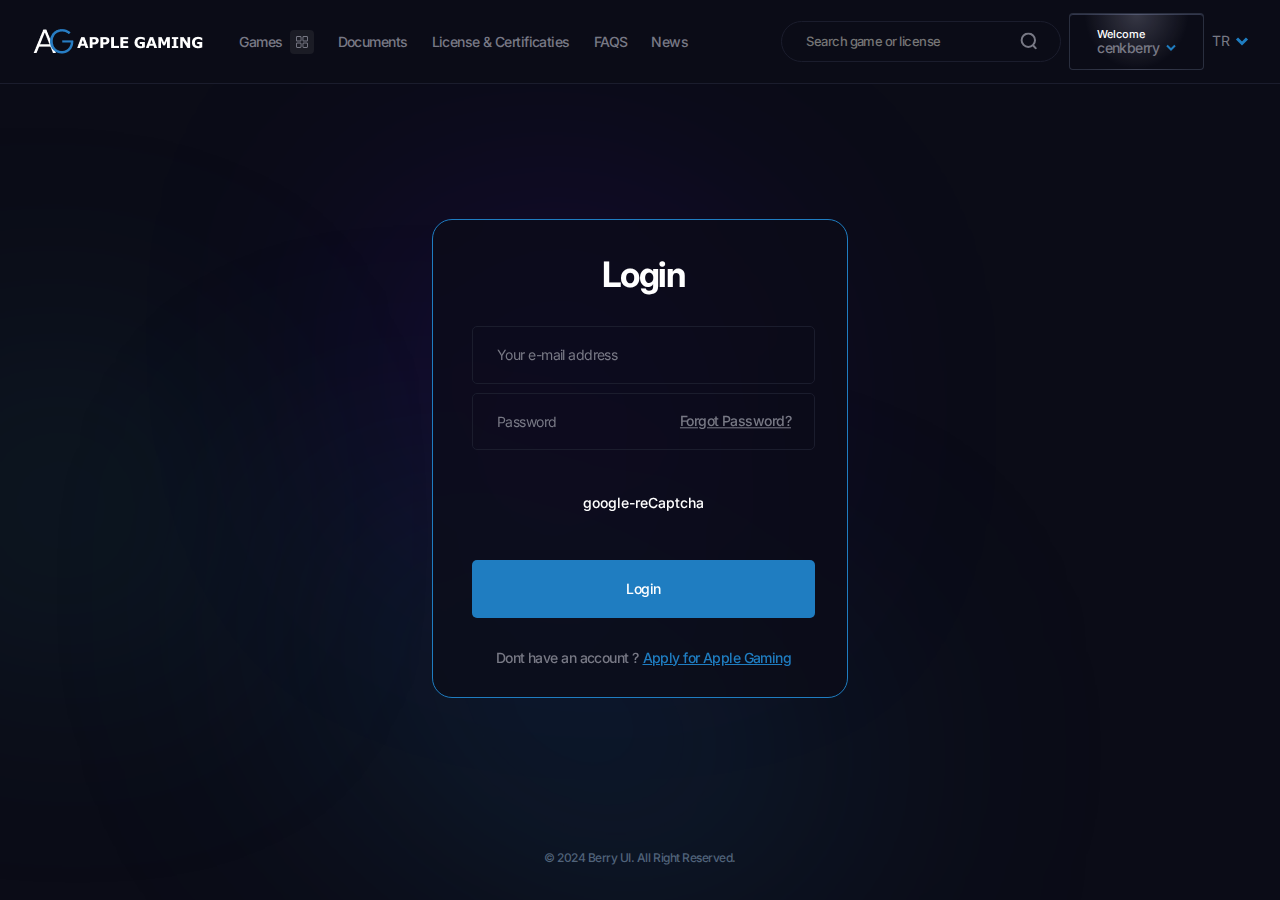
<file: login.html>
<!doctype html><html lang="en"><head><meta charset="UTF-8"><script src="https://ajax.aspnetcdn.com/ajax/jQuery/jquery-3.7.1.min.js"></script><title>Apple Gaming</title><link rel="icon" type="image/x-icon" href="./assets/images/favicon.ico"/><meta name="google" content="nostranslate"><meta name="description" content="Apple Gaming"><meta name="viewport" content="width=device-width,initial-scale=1,minimum-scale=1,viewport-fit=cover"><meta name="mobile-web-app-capable" content="yes"><meta name="apple-mobile-web-app-capable" content="yes"><meta name="apple-mobile-web-app-status-bar-style" content="black-translucent"><script defer="defer" src="js/index.js"></script><link href="css/index.css" rel="stylesheet"></head><body class="isLogged"><header class="header"><div class="container"><div class="row align-items-center"><div class="col-8 col-sm-6 col-lg-2"><a href="./index.html" class="logo"><img src="[data-uri]" alt="logo"/></a></div><div class="d-none d-lg-block col-lg"><div class="navigation"><div class="navigation-menu"><a href="./games.html">Games</a> <svg width="24" height="24" viewBox="0 0 24 24" fill="none" xmlns="http://www.w3.org/2000/svg"><rect width="24" height="24" rx="4" fill="#1B1C25"/><g clip-path="url(#clip0_1279_328)"><path d="M10.1436 18H7.38769C6.62252 18 6 17.3775 6 16.6123V13.8564C6 13.0913 6.62252 12.4688 7.38769 12.4688H10.1436C10.9087 12.4688 11.5312 13.0913 11.5312 13.8564V16.6123C11.5312 17.3775 10.9087 18 10.1436 18ZM10.5938 13.8564C10.5938 13.6082 10.3918 13.4062 10.1436 13.4062H7.38769C7.13946 13.4062 6.9375 13.6082 6.9375 13.8564V16.6123C6.9375 16.8605 7.13946 17.0625 7.38769 17.0625H10.1436C10.3918 17.0625 10.5938 16.8605 10.5938 16.6123V13.8564Z" fill="#787985"/><path d="M16.5938 18H13.875C13.0996 18 12.4688 17.3692 12.4688 16.5938V13.875C12.4688 13.0996 13.0996 12.4688 13.875 12.4688H16.5938C17.3692 12.4688 18 13.0996 18 13.875V16.5938C18 17.3692 17.3692 18 16.5938 18ZM17.0625 13.875C17.0625 13.6165 16.8522 13.4062 16.5938 13.4062H13.875C13.6165 13.4062 13.4062 13.6165 13.4062 13.875V16.5938C13.4062 16.8522 13.6165 17.0625 13.875 17.0625H16.5938C16.8522 17.0625 17.0625 16.8522 17.0625 16.5938V13.875Z" fill="#787985"/><path d="M10.1436 11.5312H7.38769C6.62252 11.5312 6 10.9087 6 10.1436V7.38769C6 6.62252 6.62252 6 7.38769 6H10.1436C10.9087 6 11.5312 6.62252 11.5312 7.38769V10.1436C11.5312 10.9087 10.9087 11.5312 10.1436 11.5312ZM10.5938 7.38769C10.5938 7.13946 10.3918 6.9375 10.1436 6.9375H7.38769C7.13946 6.9375 6.9375 7.13946 6.9375 7.38769V10.1436C6.9375 10.3918 7.13946 10.5938 7.38769 10.5938H10.1436C10.3918 10.5938 10.5938 10.3918 10.5938 10.1436V7.38769Z" fill="#787985"/><path d="M16.5938 11.5312H13.875C13.0996 11.5312 12.4688 10.9004 12.4688 10.125V7.40625C12.4688 6.63084 13.0996 6 13.875 6H16.5938C17.3692 6 18 6.63084 18 7.40625V10.125C18 10.9004 17.3692 11.5312 16.5938 11.5312ZM17.0625 7.40625C17.0625 7.14778 16.8522 6.9375 16.5938 6.9375H13.875C13.6165 6.9375 13.4062 7.14778 13.4062 7.40625V10.125C13.4062 10.3835 13.6165 10.5938 13.875 10.5938H16.5938C16.8522 10.5938 17.0625 10.3835 17.0625 10.125V7.40625Z" fill="#787985"/></g><defs><clipPath id="clip0_1279_328"><rect width="12" height="12" fill="white" transform="matrix(1 0 0 -1 6 18)"/></clipPath></defs></svg><div class="navigation-category"><div class="container"><div class="row"><div class="col-3"><div class="navigation-category-title"><div>Games</div><span>Our games and gaming solutions are designed to enhance the</span></div></div><div class="col-9"><div class="navigation-category-games"><a href="./games.html" class="game-item"><div class="game-item-icon"><svg fill="#000000" width="52px" height="52px" viewBox="0 0 32 32" style="fill-rule: evenodd;
                              clip-rule: evenodd;
                              stroke-linejoin: round;
                              stroke-miterlimit: 2;" version="1.1" xml:space="preserve" xmlns="http://www.w3.org/2000/svg" xmlns:serif="http://www.serif.com/" xmlns:xlink="http://www.w3.org/1999/xlink"><g transform="matrix(1,0,0,1,-288,-336)"><g transform="matrix(1.02211,0,0,1,-6.99591,1)"><path d="M310.933,342C312.734,342 314.302,343.257 314.733,345.044C315.385,347.753 316.341,351.726 317.044,354.648C317.555,356.77 316.305,358.919 314.237,359.473C313.369,359.705 312.459,359.949 311.635,360.17C310.039,360.598 308.403,359.633 307.967,358.006C307.967,358.005 307.967,358.004 307.967,358.003C307.65,356.82 306.598,356 305.398,356C304.675,356 303.861,356 303.138,356C301.938,356 300.886,356.82 300.569,358.003C300.569,358.004 300.569,358.005 300.569,358.006C300.133,359.633 298.497,360.598 296.901,360.17C296.04,359.939 295.085,359.684 294.183,359.442C292.161,358.9 290.913,356.83 291.348,354.74C291.949,351.853 292.772,347.901 293.341,345.168C293.725,343.321 295.321,342 297.168,342C300.942,342 307.204,342 310.933,342Z" style="fill: rgb(144, 224, 239)"/></g><path d="M310.812,342C307.001,342 300.601,342 296.743,342C294.383,342 292.344,343.651 291.853,345.96C291.271,348.693 290.43,352.645 289.816,355.532C289.261,358.144 290.856,360.732 293.439,361.409L296.216,362.137C298.378,362.704 300.593,361.425 301.183,359.27L301.184,359.267C301.389,358.519 302.069,358 302.845,358C302.845,358 305.155,358 305.155,358C305.931,358 306.611,358.519 306.816,359.267L306.817,359.27C307.407,361.425 309.622,362.704 311.784,362.137L314.443,361.44C317.085,360.748 318.682,358.062 318.03,355.409C317.311,352.487 316.334,348.514 315.667,345.806C315.118,343.571 313.113,342 310.812,342L310.812,342ZM310.812,344C312.193,344 313.395,344.943 313.725,346.283C313.725,346.283 316.088,355.887 316.088,355.887C316.479,357.479 315.521,359.09 313.935,359.506C313.935,359.506 311.277,360.203 311.277,360.203C310.175,360.491 309.046,359.84 308.746,358.742C308.746,358.742 308.745,358.739 308.745,358.739C308.302,357.121 306.832,356 305.155,356L302.845,356C301.168,356 299.698,357.121 299.255,358.739C299.255,358.739 299.254,358.742 299.254,358.742C298.954,359.84 297.825,360.491 296.723,360.203C296.723,360.203 293.946,359.475 293.946,359.475C292.396,359.068 291.439,357.516 291.772,355.948C292.387,353.062 293.228,349.109 293.809,346.376C294.104,344.99 295.327,344 296.743,344L310.812,344ZM297,349L296,349C295.735,349 295.48,349.105 295.293,349.293C295.105,349.48 295,349.735 295,350C295,350.265 295.105,350.52 295.293,350.707C295.48,350.895 295.735,351 296,351L297,351L297,352C297,352.265 297.105,352.52 297.293,352.707C297.48,352.895 297.735,353 298,353C298.265,353 298.52,352.895 298.707,352.707C298.895,352.52 299,352.265 299,352L299,351L300,351C300.265,351 300.52,350.895 300.707,350.707C300.895,350.52 301,350.265 301,350C301,349.735 300.895,349.48 300.707,349.293C300.52,349.105 300.265,349 300,349L299,349L299,348C299,347.735 298.895,347.48 298.707,347.293C298.52,347.105 298.265,347 298,347C297.735,347 297.48,347.105 297.293,347.293C297.105,347.48 297,347.735 297,348L297,349ZM310,351C310.552,351 311,351.448 311,352C311,352.552 310.552,353 310,353C309.448,353 309,352.552 309,352C309,351.448 309.448,351 310,351ZM308,349C308.552,349 309,349.448 309,350C309,350.552 308.552,351 308,351C307.448,351 307,350.552 307,350C307,349.448 307.448,349 308,349ZM312,349C312.552,349 313,349.448 313,350C313,350.552 312.552,351 312,351C311.448,351 311,350.552 311,350C311,349.448 311.448,349 312,349ZM310,347C310.552,347 311,347.448 311,348C311,348.552 310.552,349 310,349C309.448,349 309,348.552 309,348C309,347.448 309.448,347 310,347Z" style="fill: rgb(25, 144, 167)"/></g></svg></div><div class="game-item-details"><div class="top"><div>All</div><span>games</span></div><div class="bottom"><div>4 game</div><span>listing</span></div></div></a><a href="#" class="game-item"><div class="game-item-icon"><svg fill="#000000" width="52px" height="52px" viewBox="0 0 32 32" style="fill-rule: evenodd;
                              clip-rule: evenodd;
                              stroke-linejoin: round;
                              stroke-miterlimit: 2;" version="1.1" xml:space="preserve" xmlns="http://www.w3.org/2000/svg" xmlns:serif="http://www.serif.com/" xmlns:xlink="http://www.w3.org/1999/xlink"><g transform="matrix(1,0,0,1,-288,-336)"><g transform="matrix(1.02211,0,0,1,-6.99591,1)"><path d="M310.933,342C312.734,342 314.302,343.257 314.733,345.044C315.385,347.753 316.341,351.726 317.044,354.648C317.555,356.77 316.305,358.919 314.237,359.473C313.369,359.705 312.459,359.949 311.635,360.17C310.039,360.598 308.403,359.633 307.967,358.006C307.967,358.005 307.967,358.004 307.967,358.003C307.65,356.82 306.598,356 305.398,356C304.675,356 303.861,356 303.138,356C301.938,356 300.886,356.82 300.569,358.003C300.569,358.004 300.569,358.005 300.569,358.006C300.133,359.633 298.497,360.598 296.901,360.17C296.04,359.939 295.085,359.684 294.183,359.442C292.161,358.9 290.913,356.83 291.348,354.74C291.949,351.853 292.772,347.901 293.341,345.168C293.725,343.321 295.321,342 297.168,342C300.942,342 307.204,342 310.933,342Z" style="fill: rgb(144, 224, 239)"/></g><path d="M310.812,342C307.001,342 300.601,342 296.743,342C294.383,342 292.344,343.651 291.853,345.96C291.271,348.693 290.43,352.645 289.816,355.532C289.261,358.144 290.856,360.732 293.439,361.409L296.216,362.137C298.378,362.704 300.593,361.425 301.183,359.27L301.184,359.267C301.389,358.519 302.069,358 302.845,358C302.845,358 305.155,358 305.155,358C305.931,358 306.611,358.519 306.816,359.267L306.817,359.27C307.407,361.425 309.622,362.704 311.784,362.137L314.443,361.44C317.085,360.748 318.682,358.062 318.03,355.409C317.311,352.487 316.334,348.514 315.667,345.806C315.118,343.571 313.113,342 310.812,342L310.812,342ZM310.812,344C312.193,344 313.395,344.943 313.725,346.283C313.725,346.283 316.088,355.887 316.088,355.887C316.479,357.479 315.521,359.09 313.935,359.506C313.935,359.506 311.277,360.203 311.277,360.203C310.175,360.491 309.046,359.84 308.746,358.742C308.746,358.742 308.745,358.739 308.745,358.739C308.302,357.121 306.832,356 305.155,356L302.845,356C301.168,356 299.698,357.121 299.255,358.739C299.255,358.739 299.254,358.742 299.254,358.742C298.954,359.84 297.825,360.491 296.723,360.203C296.723,360.203 293.946,359.475 293.946,359.475C292.396,359.068 291.439,357.516 291.772,355.948C292.387,353.062 293.228,349.109 293.809,346.376C294.104,344.99 295.327,344 296.743,344L310.812,344ZM297,349L296,349C295.735,349 295.48,349.105 295.293,349.293C295.105,349.48 295,349.735 295,350C295,350.265 295.105,350.52 295.293,350.707C295.48,350.895 295.735,351 296,351L297,351L297,352C297,352.265 297.105,352.52 297.293,352.707C297.48,352.895 297.735,353 298,353C298.265,353 298.52,352.895 298.707,352.707C298.895,352.52 299,352.265 299,352L299,351L300,351C300.265,351 300.52,350.895 300.707,350.707C300.895,350.52 301,350.265 301,350C301,349.735 300.895,349.48 300.707,349.293C300.52,349.105 300.265,349 300,349L299,349L299,348C299,347.735 298.895,347.48 298.707,347.293C298.52,347.105 298.265,347 298,347C297.735,347 297.48,347.105 297.293,347.293C297.105,347.48 297,347.735 297,348L297,349ZM310,351C310.552,351 311,351.448 311,352C311,352.552 310.552,353 310,353C309.448,353 309,352.552 309,352C309,351.448 309.448,351 310,351ZM308,349C308.552,349 309,349.448 309,350C309,350.552 308.552,351 308,351C307.448,351 307,350.552 307,350C307,349.448 307.448,349 308,349ZM312,349C312.552,349 313,349.448 313,350C313,350.552 312.552,351 312,351C311.448,351 311,350.552 311,350C311,349.448 311.448,349 312,349ZM310,347C310.552,347 311,347.448 311,348C311,348.552 310.552,349 310,349C309.448,349 309,348.552 309,348C309,347.448 309.448,347 310,347Z" style="fill: rgb(25, 144, 167)"/></g></svg></div><div class="game-item-details"><div class="top"><div>Arcade</div><span>games</span></div><div class="bottom"><div>4 game</div><span>listing</span></div></div></a><a href="#" class="game-item"><div class="game-item-icon"><svg fill="#000000" width="52px" height="52px" viewBox="0 0 32 32" style="fill-rule: evenodd;
                              clip-rule: evenodd;
                              stroke-linejoin: round;
                              stroke-miterlimit: 2;" version="1.1" xml:space="preserve" xmlns="http://www.w3.org/2000/svg" xmlns:serif="http://www.serif.com/" xmlns:xlink="http://www.w3.org/1999/xlink"><g transform="matrix(1,0,0,1,-288,-336)"><g transform="matrix(1.02211,0,0,1,-6.99591,1)"><path d="M310.933,342C312.734,342 314.302,343.257 314.733,345.044C315.385,347.753 316.341,351.726 317.044,354.648C317.555,356.77 316.305,358.919 314.237,359.473C313.369,359.705 312.459,359.949 311.635,360.17C310.039,360.598 308.403,359.633 307.967,358.006C307.967,358.005 307.967,358.004 307.967,358.003C307.65,356.82 306.598,356 305.398,356C304.675,356 303.861,356 303.138,356C301.938,356 300.886,356.82 300.569,358.003C300.569,358.004 300.569,358.005 300.569,358.006C300.133,359.633 298.497,360.598 296.901,360.17C296.04,359.939 295.085,359.684 294.183,359.442C292.161,358.9 290.913,356.83 291.348,354.74C291.949,351.853 292.772,347.901 293.341,345.168C293.725,343.321 295.321,342 297.168,342C300.942,342 307.204,342 310.933,342Z" style="fill: rgb(144, 224, 239)"/></g><path d="M310.812,342C307.001,342 300.601,342 296.743,342C294.383,342 292.344,343.651 291.853,345.96C291.271,348.693 290.43,352.645 289.816,355.532C289.261,358.144 290.856,360.732 293.439,361.409L296.216,362.137C298.378,362.704 300.593,361.425 301.183,359.27L301.184,359.267C301.389,358.519 302.069,358 302.845,358C302.845,358 305.155,358 305.155,358C305.931,358 306.611,358.519 306.816,359.267L306.817,359.27C307.407,361.425 309.622,362.704 311.784,362.137L314.443,361.44C317.085,360.748 318.682,358.062 318.03,355.409C317.311,352.487 316.334,348.514 315.667,345.806C315.118,343.571 313.113,342 310.812,342L310.812,342ZM310.812,344C312.193,344 313.395,344.943 313.725,346.283C313.725,346.283 316.088,355.887 316.088,355.887C316.479,357.479 315.521,359.09 313.935,359.506C313.935,359.506 311.277,360.203 311.277,360.203C310.175,360.491 309.046,359.84 308.746,358.742C308.746,358.742 308.745,358.739 308.745,358.739C308.302,357.121 306.832,356 305.155,356L302.845,356C301.168,356 299.698,357.121 299.255,358.739C299.255,358.739 299.254,358.742 299.254,358.742C298.954,359.84 297.825,360.491 296.723,360.203C296.723,360.203 293.946,359.475 293.946,359.475C292.396,359.068 291.439,357.516 291.772,355.948C292.387,353.062 293.228,349.109 293.809,346.376C294.104,344.99 295.327,344 296.743,344L310.812,344ZM297,349L296,349C295.735,349 295.48,349.105 295.293,349.293C295.105,349.48 295,349.735 295,350C295,350.265 295.105,350.52 295.293,350.707C295.48,350.895 295.735,351 296,351L297,351L297,352C297,352.265 297.105,352.52 297.293,352.707C297.48,352.895 297.735,353 298,353C298.265,353 298.52,352.895 298.707,352.707C298.895,352.52 299,352.265 299,352L299,351L300,351C300.265,351 300.52,350.895 300.707,350.707C300.895,350.52 301,350.265 301,350C301,349.735 300.895,349.48 300.707,349.293C300.52,349.105 300.265,349 300,349L299,349L299,348C299,347.735 298.895,347.48 298.707,347.293C298.52,347.105 298.265,347 298,347C297.735,347 297.48,347.105 297.293,347.293C297.105,347.48 297,347.735 297,348L297,349ZM310,351C310.552,351 311,351.448 311,352C311,352.552 310.552,353 310,353C309.448,353 309,352.552 309,352C309,351.448 309.448,351 310,351ZM308,349C308.552,349 309,349.448 309,350C309,350.552 308.552,351 308,351C307.448,351 307,350.552 307,350C307,349.448 307.448,349 308,349ZM312,349C312.552,349 313,349.448 313,350C313,350.552 312.552,351 312,351C311.448,351 311,350.552 311,350C311,349.448 311.448,349 312,349ZM310,347C310.552,347 311,347.448 311,348C311,348.552 310.552,349 310,349C309.448,349 309,348.552 309,348C309,347.448 309.448,347 310,347Z" style="fill: rgb(25, 144, 167)"/></g></svg></div><div class="game-item-details"><div class="top"><div>Soccer</div><span>games</span></div><div class="bottom"><div>4 game</div><span>listing</span></div></div></a><a href="#" class="game-item"><div class="game-item-icon"><svg fill="#000000" width="52px" height="52px" viewBox="0 0 32 32" style="fill-rule: evenodd;
                              clip-rule: evenodd;
                              stroke-linejoin: round;
                              stroke-miterlimit: 2;" version="1.1" xml:space="preserve" xmlns="http://www.w3.org/2000/svg" xmlns:serif="http://www.serif.com/" xmlns:xlink="http://www.w3.org/1999/xlink"><g transform="matrix(1,0,0,1,-288,-336)"><g transform="matrix(1.02211,0,0,1,-6.99591,1)"><path d="M310.933,342C312.734,342 314.302,343.257 314.733,345.044C315.385,347.753 316.341,351.726 317.044,354.648C317.555,356.77 316.305,358.919 314.237,359.473C313.369,359.705 312.459,359.949 311.635,360.17C310.039,360.598 308.403,359.633 307.967,358.006C307.967,358.005 307.967,358.004 307.967,358.003C307.65,356.82 306.598,356 305.398,356C304.675,356 303.861,356 303.138,356C301.938,356 300.886,356.82 300.569,358.003C300.569,358.004 300.569,358.005 300.569,358.006C300.133,359.633 298.497,360.598 296.901,360.17C296.04,359.939 295.085,359.684 294.183,359.442C292.161,358.9 290.913,356.83 291.348,354.74C291.949,351.853 292.772,347.901 293.341,345.168C293.725,343.321 295.321,342 297.168,342C300.942,342 307.204,342 310.933,342Z" style="fill: rgb(144, 224, 239)"/></g><path d="M310.812,342C307.001,342 300.601,342 296.743,342C294.383,342 292.344,343.651 291.853,345.96C291.271,348.693 290.43,352.645 289.816,355.532C289.261,358.144 290.856,360.732 293.439,361.409L296.216,362.137C298.378,362.704 300.593,361.425 301.183,359.27L301.184,359.267C301.389,358.519 302.069,358 302.845,358C302.845,358 305.155,358 305.155,358C305.931,358 306.611,358.519 306.816,359.267L306.817,359.27C307.407,361.425 309.622,362.704 311.784,362.137L314.443,361.44C317.085,360.748 318.682,358.062 318.03,355.409C317.311,352.487 316.334,348.514 315.667,345.806C315.118,343.571 313.113,342 310.812,342L310.812,342ZM310.812,344C312.193,344 313.395,344.943 313.725,346.283C313.725,346.283 316.088,355.887 316.088,355.887C316.479,357.479 315.521,359.09 313.935,359.506C313.935,359.506 311.277,360.203 311.277,360.203C310.175,360.491 309.046,359.84 308.746,358.742C308.746,358.742 308.745,358.739 308.745,358.739C308.302,357.121 306.832,356 305.155,356L302.845,356C301.168,356 299.698,357.121 299.255,358.739C299.255,358.739 299.254,358.742 299.254,358.742C298.954,359.84 297.825,360.491 296.723,360.203C296.723,360.203 293.946,359.475 293.946,359.475C292.396,359.068 291.439,357.516 291.772,355.948C292.387,353.062 293.228,349.109 293.809,346.376C294.104,344.99 295.327,344 296.743,344L310.812,344ZM297,349L296,349C295.735,349 295.48,349.105 295.293,349.293C295.105,349.48 295,349.735 295,350C295,350.265 295.105,350.52 295.293,350.707C295.48,350.895 295.735,351 296,351L297,351L297,352C297,352.265 297.105,352.52 297.293,352.707C297.48,352.895 297.735,353 298,353C298.265,353 298.52,352.895 298.707,352.707C298.895,352.52 299,352.265 299,352L299,351L300,351C300.265,351 300.52,350.895 300.707,350.707C300.895,350.52 301,350.265 301,350C301,349.735 300.895,349.48 300.707,349.293C300.52,349.105 300.265,349 300,349L299,349L299,348C299,347.735 298.895,347.48 298.707,347.293C298.52,347.105 298.265,347 298,347C297.735,347 297.48,347.105 297.293,347.293C297.105,347.48 297,347.735 297,348L297,349ZM310,351C310.552,351 311,351.448 311,352C311,352.552 310.552,353 310,353C309.448,353 309,352.552 309,352C309,351.448 309.448,351 310,351ZM308,349C308.552,349 309,349.448 309,350C309,350.552 308.552,351 308,351C307.448,351 307,350.552 307,350C307,349.448 307.448,349 308,349ZM312,349C312.552,349 313,349.448 313,350C313,350.552 312.552,351 312,351C311.448,351 311,350.552 311,350C311,349.448 311.448,349 312,349ZM310,347C310.552,347 311,347.448 311,348C311,348.552 310.552,349 310,349C309.448,349 309,348.552 309,348C309,347.448 309.448,347 310,347Z" style="fill: rgb(25, 144, 167)"/></g></svg></div><div class="game-item-details"><div class="top"><div>Horror</div><span>games</span></div><div class="bottom"><div>4 game</div><span>listing</span></div></div></a><a href="#" class="game-item"><div class="game-item-icon"><svg fill="#000000" width="52px" height="52px" viewBox="0 0 32 32" style="fill-rule: evenodd;
                              clip-rule: evenodd;
                              stroke-linejoin: round;
                              stroke-miterlimit: 2;" version="1.1" xml:space="preserve" xmlns="http://www.w3.org/2000/svg" xmlns:serif="http://www.serif.com/" xmlns:xlink="http://www.w3.org/1999/xlink"><g transform="matrix(1,0,0,1,-288,-336)"><g transform="matrix(1.02211,0,0,1,-6.99591,1)"><path d="M310.933,342C312.734,342 314.302,343.257 314.733,345.044C315.385,347.753 316.341,351.726 317.044,354.648C317.555,356.77 316.305,358.919 314.237,359.473C313.369,359.705 312.459,359.949 311.635,360.17C310.039,360.598 308.403,359.633 307.967,358.006C307.967,358.005 307.967,358.004 307.967,358.003C307.65,356.82 306.598,356 305.398,356C304.675,356 303.861,356 303.138,356C301.938,356 300.886,356.82 300.569,358.003C300.569,358.004 300.569,358.005 300.569,358.006C300.133,359.633 298.497,360.598 296.901,360.17C296.04,359.939 295.085,359.684 294.183,359.442C292.161,358.9 290.913,356.83 291.348,354.74C291.949,351.853 292.772,347.901 293.341,345.168C293.725,343.321 295.321,342 297.168,342C300.942,342 307.204,342 310.933,342Z" style="fill: rgb(144, 224, 239)"/></g><path d="M310.812,342C307.001,342 300.601,342 296.743,342C294.383,342 292.344,343.651 291.853,345.96C291.271,348.693 290.43,352.645 289.816,355.532C289.261,358.144 290.856,360.732 293.439,361.409L296.216,362.137C298.378,362.704 300.593,361.425 301.183,359.27L301.184,359.267C301.389,358.519 302.069,358 302.845,358C302.845,358 305.155,358 305.155,358C305.931,358 306.611,358.519 306.816,359.267L306.817,359.27C307.407,361.425 309.622,362.704 311.784,362.137L314.443,361.44C317.085,360.748 318.682,358.062 318.03,355.409C317.311,352.487 316.334,348.514 315.667,345.806C315.118,343.571 313.113,342 310.812,342L310.812,342ZM310.812,344C312.193,344 313.395,344.943 313.725,346.283C313.725,346.283 316.088,355.887 316.088,355.887C316.479,357.479 315.521,359.09 313.935,359.506C313.935,359.506 311.277,360.203 311.277,360.203C310.175,360.491 309.046,359.84 308.746,358.742C308.746,358.742 308.745,358.739 308.745,358.739C308.302,357.121 306.832,356 305.155,356L302.845,356C301.168,356 299.698,357.121 299.255,358.739C299.255,358.739 299.254,358.742 299.254,358.742C298.954,359.84 297.825,360.491 296.723,360.203C296.723,360.203 293.946,359.475 293.946,359.475C292.396,359.068 291.439,357.516 291.772,355.948C292.387,353.062 293.228,349.109 293.809,346.376C294.104,344.99 295.327,344 296.743,344L310.812,344ZM297,349L296,349C295.735,349 295.48,349.105 295.293,349.293C295.105,349.48 295,349.735 295,350C295,350.265 295.105,350.52 295.293,350.707C295.48,350.895 295.735,351 296,351L297,351L297,352C297,352.265 297.105,352.52 297.293,352.707C297.48,352.895 297.735,353 298,353C298.265,353 298.52,352.895 298.707,352.707C298.895,352.52 299,352.265 299,352L299,351L300,351C300.265,351 300.52,350.895 300.707,350.707C300.895,350.52 301,350.265 301,350C301,349.735 300.895,349.48 300.707,349.293C300.52,349.105 300.265,349 300,349L299,349L299,348C299,347.735 298.895,347.48 298.707,347.293C298.52,347.105 298.265,347 298,347C297.735,347 297.48,347.105 297.293,347.293C297.105,347.48 297,347.735 297,348L297,349ZM310,351C310.552,351 311,351.448 311,352C311,352.552 310.552,353 310,353C309.448,353 309,352.552 309,352C309,351.448 309.448,351 310,351ZM308,349C308.552,349 309,349.448 309,350C309,350.552 308.552,351 308,351C307.448,351 307,350.552 307,350C307,349.448 307.448,349 308,349ZM312,349C312.552,349 313,349.448 313,350C313,350.552 312.552,351 312,351C311.448,351 311,350.552 311,350C311,349.448 311.448,349 312,349ZM310,347C310.552,347 311,347.448 311,348C311,348.552 310.552,349 310,349C309.448,349 309,348.552 309,348C309,347.448 309.448,347 310,347Z" style="fill: rgb(25, 144, 167)"/></g></svg></div><div class="game-item-details"><div class="top"><div>Tennis</div><span>games</span></div><div class="bottom"><div>4 game</div><span>listing</span></div></div></a><a href="#" class="game-item"><div class="game-item-icon"><svg fill="#000000" width="52px" height="52px" viewBox="0 0 32 32" style="fill-rule: evenodd;
                              clip-rule: evenodd;
                              stroke-linejoin: round;
                              stroke-miterlimit: 2;" version="1.1" xml:space="preserve" xmlns="http://www.w3.org/2000/svg" xmlns:serif="http://www.serif.com/" xmlns:xlink="http://www.w3.org/1999/xlink"><g transform="matrix(1,0,0,1,-288,-336)"><g transform="matrix(1.02211,0,0,1,-6.99591,1)"><path d="M310.933,342C312.734,342 314.302,343.257 314.733,345.044C315.385,347.753 316.341,351.726 317.044,354.648C317.555,356.77 316.305,358.919 314.237,359.473C313.369,359.705 312.459,359.949 311.635,360.17C310.039,360.598 308.403,359.633 307.967,358.006C307.967,358.005 307.967,358.004 307.967,358.003C307.65,356.82 306.598,356 305.398,356C304.675,356 303.861,356 303.138,356C301.938,356 300.886,356.82 300.569,358.003C300.569,358.004 300.569,358.005 300.569,358.006C300.133,359.633 298.497,360.598 296.901,360.17C296.04,359.939 295.085,359.684 294.183,359.442C292.161,358.9 290.913,356.83 291.348,354.74C291.949,351.853 292.772,347.901 293.341,345.168C293.725,343.321 295.321,342 297.168,342C300.942,342 307.204,342 310.933,342Z" style="fill: rgb(144, 224, 239)"/></g><path d="M310.812,342C307.001,342 300.601,342 296.743,342C294.383,342 292.344,343.651 291.853,345.96C291.271,348.693 290.43,352.645 289.816,355.532C289.261,358.144 290.856,360.732 293.439,361.409L296.216,362.137C298.378,362.704 300.593,361.425 301.183,359.27L301.184,359.267C301.389,358.519 302.069,358 302.845,358C302.845,358 305.155,358 305.155,358C305.931,358 306.611,358.519 306.816,359.267L306.817,359.27C307.407,361.425 309.622,362.704 311.784,362.137L314.443,361.44C317.085,360.748 318.682,358.062 318.03,355.409C317.311,352.487 316.334,348.514 315.667,345.806C315.118,343.571 313.113,342 310.812,342L310.812,342ZM310.812,344C312.193,344 313.395,344.943 313.725,346.283C313.725,346.283 316.088,355.887 316.088,355.887C316.479,357.479 315.521,359.09 313.935,359.506C313.935,359.506 311.277,360.203 311.277,360.203C310.175,360.491 309.046,359.84 308.746,358.742C308.746,358.742 308.745,358.739 308.745,358.739C308.302,357.121 306.832,356 305.155,356L302.845,356C301.168,356 299.698,357.121 299.255,358.739C299.255,358.739 299.254,358.742 299.254,358.742C298.954,359.84 297.825,360.491 296.723,360.203C296.723,360.203 293.946,359.475 293.946,359.475C292.396,359.068 291.439,357.516 291.772,355.948C292.387,353.062 293.228,349.109 293.809,346.376C294.104,344.99 295.327,344 296.743,344L310.812,344ZM297,349L296,349C295.735,349 295.48,349.105 295.293,349.293C295.105,349.48 295,349.735 295,350C295,350.265 295.105,350.52 295.293,350.707C295.48,350.895 295.735,351 296,351L297,351L297,352C297,352.265 297.105,352.52 297.293,352.707C297.48,352.895 297.735,353 298,353C298.265,353 298.52,352.895 298.707,352.707C298.895,352.52 299,352.265 299,352L299,351L300,351C300.265,351 300.52,350.895 300.707,350.707C300.895,350.52 301,350.265 301,350C301,349.735 300.895,349.48 300.707,349.293C300.52,349.105 300.265,349 300,349L299,349L299,348C299,347.735 298.895,347.48 298.707,347.293C298.52,347.105 298.265,347 298,347C297.735,347 297.48,347.105 297.293,347.293C297.105,347.48 297,347.735 297,348L297,349ZM310,351C310.552,351 311,351.448 311,352C311,352.552 310.552,353 310,353C309.448,353 309,352.552 309,352C309,351.448 309.448,351 310,351ZM308,349C308.552,349 309,349.448 309,350C309,350.552 308.552,351 308,351C307.448,351 307,350.552 307,350C307,349.448 307.448,349 308,349ZM312,349C312.552,349 313,349.448 313,350C313,350.552 312.552,351 312,351C311.448,351 311,350.552 311,350C311,349.448 311.448,349 312,349ZM310,347C310.552,347 311,347.448 311,348C311,348.552 310.552,349 310,349C309.448,349 309,348.552 309,348C309,347.448 309.448,347 310,347Z" style="fill: rgb(25, 144, 167)"/></g></svg></div><div class="game-item-details"><div class="top"><div>Basketball</div><span>games</span></div><div class="bottom"><div>4 game</div><span>listing</span></div></div></a></div></div></div></div></div></div><ul><li><a href="./documents.html">Documents</a></li><li><a href="./license.html">License & Certificaties</a></li><li><a href="./faqs.html">FAQS</a></li><li><a href="./news-menu.html">News</a></li></ul></div></div><div class="col-4 col-sm-6 col-lg-auto"><div class="header-right"><form action="#" autocomplete="off" class="apple-search-bar"><input placeholder="Search game or license" id="apple-search-bar-input"/> <svg width="17" height="17" viewBox="0 0 17 17" fill="none" xmlns="http://www.w3.org/2000/svg"><circle cx="8.31839" cy="7.68387" r="6.69388" stroke="#787985" stroke-width="2"/><rect x="12.0229" y="13.1748" width="2" height="5.19191" transform="rotate(-42.3802 12.0229 13.1748)" fill="#787985"/></svg><div class="apple-search-bar-inside"><ul><li><a href="#">Game Name 1</a></li><li><a href="#">Game Name 2</a></li><li><a href="#">Game Name 3</a></li></ul></div></form><div class="user-buttons"><a href="./login.html" class="btn btn-user">Login</a></div><div class="apple-user"><div class="apple-user-info"><div>Welcome</div><div><div>cenkberry</div><svg width="10" height="7" viewBox="0 0 10 7" fill="none" xmlns="http://www.w3.org/2000/svg"><path d="M1 1.5L5 5.5L9 1.5" stroke="#1F7DC1" stroke-width="2"/></svg></div></div><div class="apple-user-inside"><ul><li><a href="./account.html">Account Settings</a></li><li><a href="#">Logout</a></li></ul></div></div><div class="apple-lang-dropdown"><div class="selectedLang parentActive">TR</div><div class="content"><div>GER</div><div>ENG</div><div>ITA</div></div></div><div class="hamburger-open"><svg width="32" height="23" viewBox="0 0 32 23" fill="none" xmlns="http://www.w3.org/2000/svg"><path d="M30.4762 4.57143H1.52381C0.685714 4.57143 0 3.88571 0 3.04762V1.52381C0 0.685714 0.685714 0 1.52381 0H30.4762C31.3143 0 32 0.685714 32 1.52381V3.04762C32 3.88571 31.3143 4.57143 30.4762 4.57143Z" fill="url(#paint0_linear_5_14)"/><path d="M30.4762 13.7143H1.52381C0.685714 13.7143 0 13.0286 0 12.1905V10.6667C0 9.82857 0.685714 9.14286 1.52381 9.14286H30.4762C31.3143 9.14286 32 9.82857 32 10.6667V12.1905C32 13.0286 31.3143 13.7143 30.4762 13.7143Z" fill="url(#paint1_linear_5_14)"/><path d="M30.4762 22.8571H1.52381C0.685714 22.8571 0 22.1714 0 21.3333V19.8095C0 18.9714 0.685714 18.2857 1.52381 18.2857H30.4762C31.3143 18.2857 32 18.9714 32 19.8095V21.3333C32 22.1714 31.3143 22.8571 30.4762 22.8571Z" fill="url(#paint2_linear_5_14)"/><defs><linearGradient id="paint0_linear_5_14" x1="6.90743" y1="-6.80686" x2="24.2979" y2="10.5836" gradientUnits="userSpaceOnUse"><stop offset="0.237" stop-color="#3BC9F3"/><stop offset="0.85" stop-color="#1591D8"/></linearGradient><linearGradient id="paint1_linear_5_14" x1="6.90743" y1="2.336" x2="24.2979" y2="19.7265" gradientUnits="userSpaceOnUse"><stop offset="0.237" stop-color="#3BC9F3"/><stop offset="0.85" stop-color="#1591D8"/></linearGradient><linearGradient id="paint2_linear_5_14" x1="6.90743" y1="11.4789" x2="24.2979" y2="28.8693" gradientUnits="userSpaceOnUse"><stop offset="0.237" stop-color="#3BC9F3"/><stop offset="0.85" stop-color="#1591D8"/></linearGradient></defs></svg></div></div></div></div></div></header><div class="mobile-menu"><div class="container"><div class="mobile-menu-top"><a href="./index.html" class="logo"><img src="[data-uri]" alt="logo"/></a><div class="hamburger-close"><svg width="32" height="23" viewBox="0 0 32 23" fill="none" xmlns="http://www.w3.org/2000/svg"><path d="M30.4762 4.57143H1.52381C0.685714 4.57143 0 3.88571 0 3.04762V1.52381C0 0.685714 0.685714 0 1.52381 0H30.4762C31.3143 0 32 0.685714 32 1.52381V3.04762C32 3.88571 31.3143 4.57143 30.4762 4.57143Z" fill="url(#paint0_linear_5_14)"/><path d="M30.4762 13.7143H1.52381C0.685714 13.7143 0 13.0286 0 12.1905V10.6667C0 9.82857 0.685714 9.14286 1.52381 9.14286H30.4762C31.3143 9.14286 32 9.82857 32 10.6667V12.1905C32 13.0286 31.3143 13.7143 30.4762 13.7143Z" fill="url(#paint1_linear_5_14)"/><path d="M30.4762 22.8571H1.52381C0.685714 22.8571 0 22.1714 0 21.3333V19.8095C0 18.9714 0.685714 18.2857 1.52381 18.2857H30.4762C31.3143 18.2857 32 18.9714 32 19.8095V21.3333C32 22.1714 31.3143 22.8571 30.4762 22.8571Z" fill="url(#paint2_linear_5_14)"/><defs><linearGradient id="paint0_linear_5_14" x1="6.90743" y1="-6.80686" x2="24.2979" y2="10.5836" gradientUnits="userSpaceOnUse"><stop offset="0.237" stop-color="#3BC9F3"/><stop offset="0.85" stop-color="#1591D8"/></linearGradient><linearGradient id="paint1_linear_5_14" x1="6.90743" y1="2.336" x2="24.2979" y2="19.7265" gradientUnits="userSpaceOnUse"><stop offset="0.237" stop-color="#3BC9F3"/><stop offset="0.85" stop-color="#1591D8"/></linearGradient><linearGradient id="paint2_linear_5_14" x1="6.90743" y1="11.4789" x2="24.2979" y2="28.8693" gradientUnits="userSpaceOnUse"><stop offset="0.237" stop-color="#3BC9F3"/><stop offset="0.85" stop-color="#1591D8"/></linearGradient></defs></svg></div></div><div class="mobile-user-menu"><div class="user-buttons"><a href="./login.html" class="btn btn-user">Login</a></div><div class="apple-user"><div class="apple-user-info"><div>Welcome</div><div><div>CenkBerry</div><svg width="10" height="7" viewBox="0 0 10 7" fill="none" xmlns="http://www.w3.org/2000/svg"><path d="M1 1.5L5 5.5L9 1.5" stroke="#1F7DC1" stroke-width="2"/></svg></div></div><div class="apple-user-inside"><ul><li><a href="./account.html">Account Settings</a></li><li><a href="#">Logout</a></li></ul></div></div></div><div class="mobile-menu-category"><ul><li><a href="./games.html">Games</a></li><li><a href="./news-menu.html">News</a></li><li><a href="./faqs.html">FAQS</a></li><li><a href="./documents.html">Documents</a></li><li><a href="./license.html">License & Certificaties</a></li></ul></div><form action="/" class="apple-search"><input placeholder="Search Game"/> <svg width="17" height="17" viewBox="0 0 17 17" fill="none" xmlns="http://www.w3.org/2000/svg"><circle cx="8.31839" cy="7.68387" r="6.69388" stroke="#787985" stroke-width="2"/><rect x="12.0229" y="13.1748" width="2" height="5.19191" transform="rotate(-42.3802 12.0229 13.1748)" fill="#787985"/></svg></form></div></div><main class="user-panel"><div class="user-screen"><div class="user-box"><div class="title">Login</div><div class="apple-input"><input type="email" placeholder="Your e-mail address"></div><div class="apple-input password"><input placeholder="Password"> <a href="./password.html">Forgot Password?</a></div><div class="google-reCaptcha">google-reCaptcha</div><a href="#" class="btn btn-full btn-pr">Login</a><div class="bottom"><span>Dont have an account ?</span> <a href="./request.html">Apply for Apple Gaming</a></div></div></div><div class="user-copyright">© 2024 Berry UI. All Right Reserved.</div><div class="shape shape1"><svg width="134" height="149" viewBox="0 0 134 149" fill="none" xmlns="http://www.w3.org/2000/svg"><path d="M9.12747 56.1254C-14.9663 22.8152 10.9459 23.7278 59.8154 0C56.7847 18.7085 52.5418 58.5438 59.8154 68.2175C68.9074 80.3095 160.964 114.076 126.187 135.294C91.4101 156.512 -29.7409 152.634 34.1305 126.853C98.0018 101.071 33.2213 89.4356 9.12747 56.1254Z" fill="#2DADB6"/></svg></div><div class="shape shape2"><svg xmlns="http://www.w3.org/2000/svg" width="232" height="168" viewBox="0 0 232 168" fill="none"><path d="M173.131 90.3894C68.9284 106.171 87.2408 58.4831 61.7687 14.5402C50.4414 2.87648 22.944 -12.1428 3.57307 21.0897C-20.6406 62.6303 91.1705 159.326 156.773 167.11C222.376 174.895 277.333 74.608 173.131 90.3894Z" fill="#5200FF"/></svg></div><div class="shape shape3"><svg width="472" height="341" viewBox="0 0 472 341" fill="none" xmlns="http://www.w3.org/2000/svg"><path d="M352.866 182.866C140.272 215.064 177.633 117.77 125.664 28.1177C102.554 4.3214 46.4538 -26.321 6.93313 41.4802C-42.4677 126.232 185.65 323.51 319.493 339.392C453.337 355.274 565.461 150.669 352.866 182.866Z" fill="#1F7DC1" fill-opacity="0.33"/></svg></div></main></body></html>
</file>
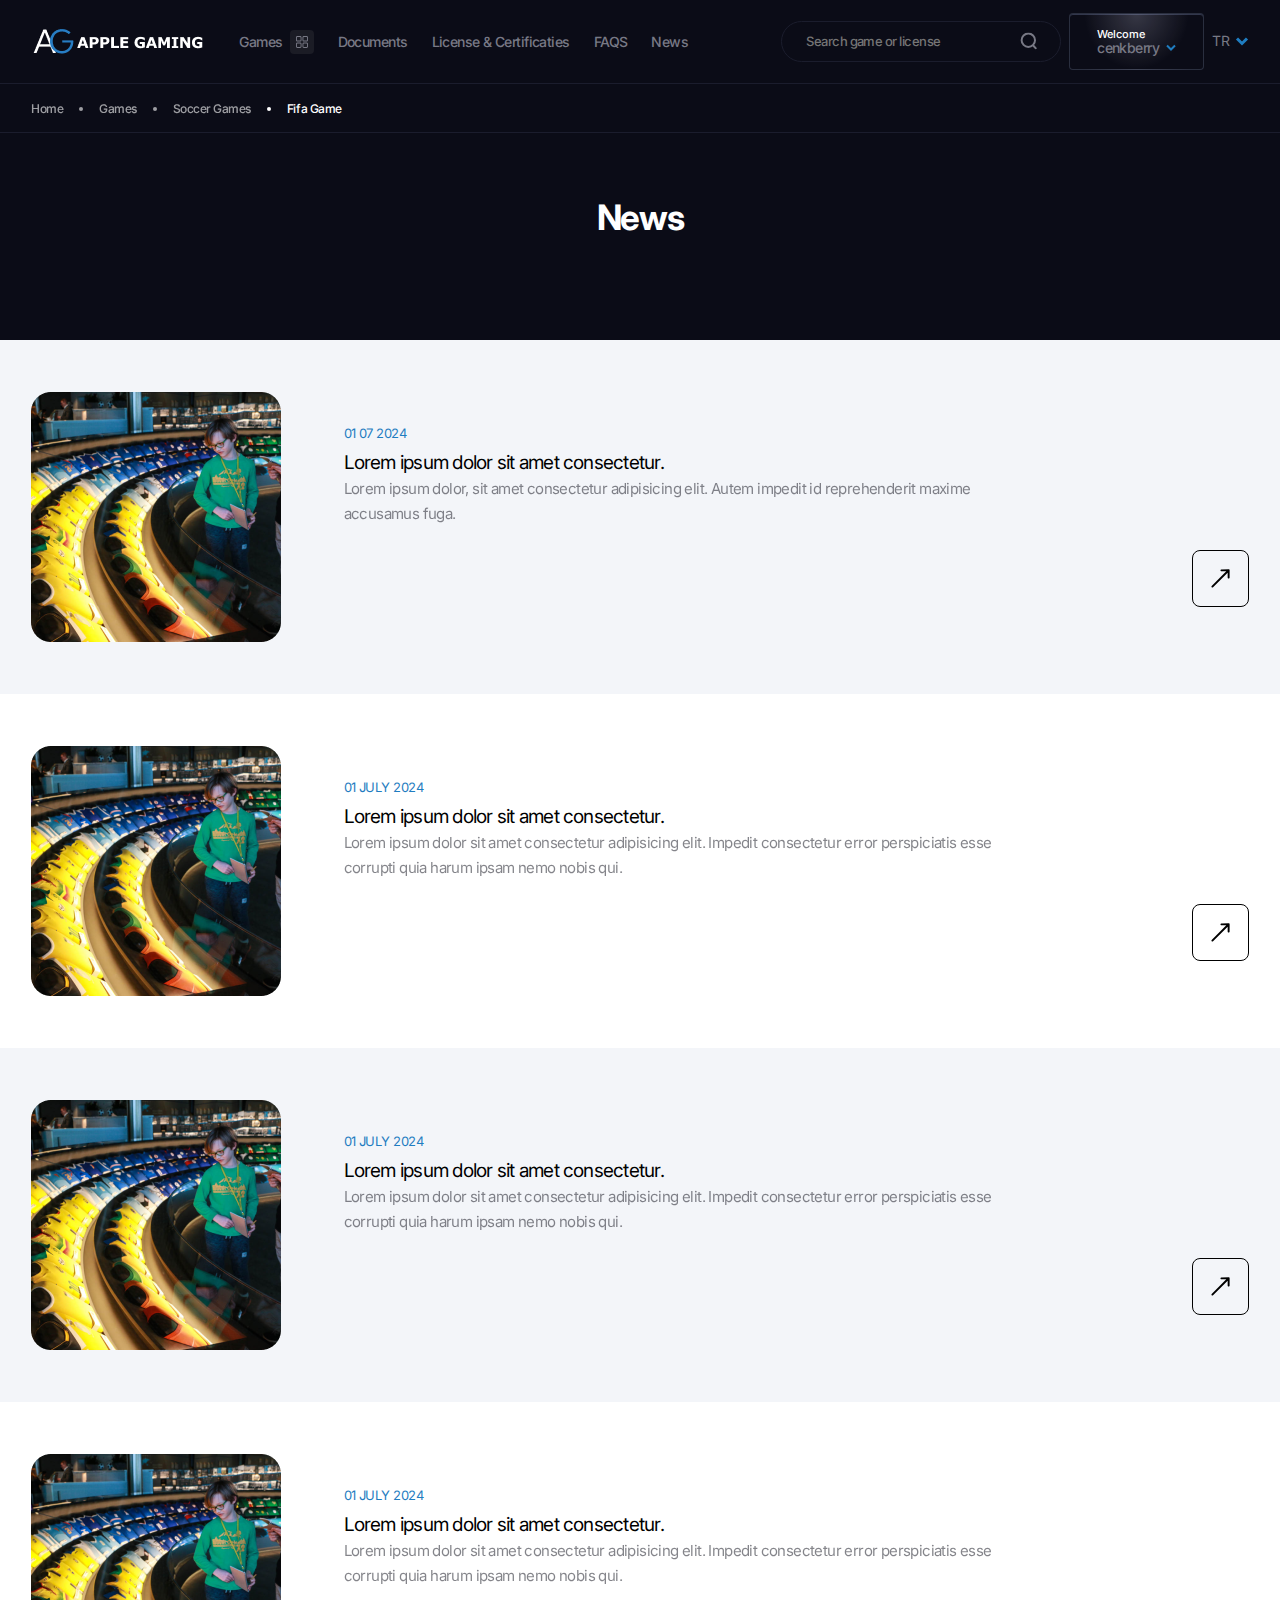
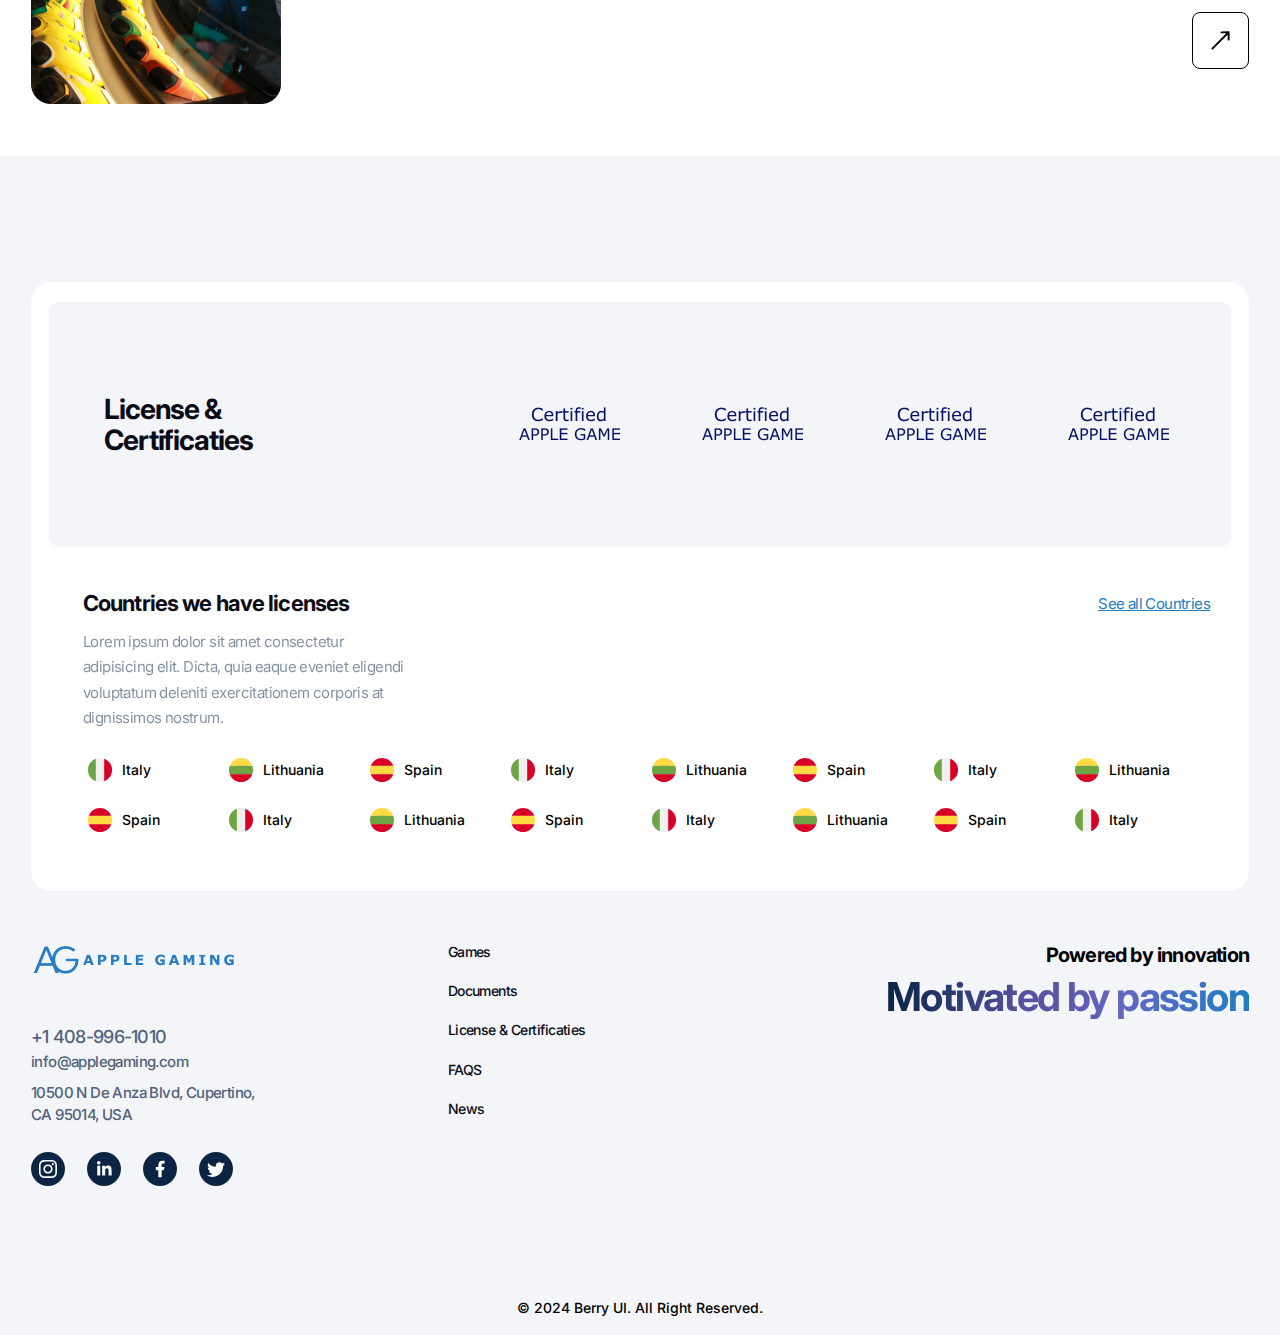
<file: news-menu.html>
<!doctype html><html lang="en"><head><meta charset="UTF-8"/><script src="https://ajax.aspnetcdn.com/ajax/jQuery/jquery-3.7.1.min.js"></script><title>Apple Gaming</title><link rel="icon" type="image/x-icon" href="./assets/images/favicon.ico"/><meta name="google" content="nostranslate"><meta name="description" content="Apple Gaming"><meta name="viewport" content="width=device-width,initial-scale=1,minimum-scale=1,viewport-fit=cover"><meta name="mobile-web-app-capable" content="yes"><meta name="apple-mobile-web-app-capable" content="yes"><meta name="apple-mobile-web-app-status-bar-style" content="black-translucent"><script defer="defer" src="js/index.js"></script><link href="css/index.css" rel="stylesheet"></head><body class="isLogged"><header class="header"><div class="container"><div class="row align-items-center"><div class="col-8 col-sm-6 col-lg-2"><a href="./index.html" class="logo"><img src="[data-uri]" alt="logo"/></a></div><div class="d-none d-lg-block col-lg"><div class="navigation"><div class="navigation-menu"><a href="./games.html">Games</a> <svg width="24" height="24" viewBox="0 0 24 24" fill="none" xmlns="http://www.w3.org/2000/svg"><rect width="24" height="24" rx="4" fill="#1B1C25"/><g clip-path="url(#clip0_1279_328)"><path d="M10.1436 18H7.38769C6.62252 18 6 17.3775 6 16.6123V13.8564C6 13.0913 6.62252 12.4688 7.38769 12.4688H10.1436C10.9087 12.4688 11.5312 13.0913 11.5312 13.8564V16.6123C11.5312 17.3775 10.9087 18 10.1436 18ZM10.5938 13.8564C10.5938 13.6082 10.3918 13.4062 10.1436 13.4062H7.38769C7.13946 13.4062 6.9375 13.6082 6.9375 13.8564V16.6123C6.9375 16.8605 7.13946 17.0625 7.38769 17.0625H10.1436C10.3918 17.0625 10.5938 16.8605 10.5938 16.6123V13.8564Z" fill="#787985"/><path d="M16.5938 18H13.875C13.0996 18 12.4688 17.3692 12.4688 16.5938V13.875C12.4688 13.0996 13.0996 12.4688 13.875 12.4688H16.5938C17.3692 12.4688 18 13.0996 18 13.875V16.5938C18 17.3692 17.3692 18 16.5938 18ZM17.0625 13.875C17.0625 13.6165 16.8522 13.4062 16.5938 13.4062H13.875C13.6165 13.4062 13.4062 13.6165 13.4062 13.875V16.5938C13.4062 16.8522 13.6165 17.0625 13.875 17.0625H16.5938C16.8522 17.0625 17.0625 16.8522 17.0625 16.5938V13.875Z" fill="#787985"/><path d="M10.1436 11.5312H7.38769C6.62252 11.5312 6 10.9087 6 10.1436V7.38769C6 6.62252 6.62252 6 7.38769 6H10.1436C10.9087 6 11.5312 6.62252 11.5312 7.38769V10.1436C11.5312 10.9087 10.9087 11.5312 10.1436 11.5312ZM10.5938 7.38769C10.5938 7.13946 10.3918 6.9375 10.1436 6.9375H7.38769C7.13946 6.9375 6.9375 7.13946 6.9375 7.38769V10.1436C6.9375 10.3918 7.13946 10.5938 7.38769 10.5938H10.1436C10.3918 10.5938 10.5938 10.3918 10.5938 10.1436V7.38769Z" fill="#787985"/><path d="M16.5938 11.5312H13.875C13.0996 11.5312 12.4688 10.9004 12.4688 10.125V7.40625C12.4688 6.63084 13.0996 6 13.875 6H16.5938C17.3692 6 18 6.63084 18 7.40625V10.125C18 10.9004 17.3692 11.5312 16.5938 11.5312ZM17.0625 7.40625C17.0625 7.14778 16.8522 6.9375 16.5938 6.9375H13.875C13.6165 6.9375 13.4062 7.14778 13.4062 7.40625V10.125C13.4062 10.3835 13.6165 10.5938 13.875 10.5938H16.5938C16.8522 10.5938 17.0625 10.3835 17.0625 10.125V7.40625Z" fill="#787985"/></g><defs><clipPath id="clip0_1279_328"><rect width="12" height="12" fill="white" transform="matrix(1 0 0 -1 6 18)"/></clipPath></defs></svg><div class="navigation-category"><div class="container"><div class="row"><div class="col-3"><div class="navigation-category-title"><div>Games</div><span>Our games and gaming solutions are designed to enhance the</span></div></div><div class="col-9"><div class="navigation-category-games"><a href="./games.html" class="game-item"><div class="game-item-icon"><svg fill="#000000" width="52px" height="52px" viewBox="0 0 32 32" style="fill-rule: evenodd;
                              clip-rule: evenodd;
                              stroke-linejoin: round;
                              stroke-miterlimit: 2;" version="1.1" xml:space="preserve" xmlns="http://www.w3.org/2000/svg" xmlns:serif="http://www.serif.com/" xmlns:xlink="http://www.w3.org/1999/xlink"><g transform="matrix(1,0,0,1,-288,-336)"><g transform="matrix(1.02211,0,0,1,-6.99591,1)"><path d="M310.933,342C312.734,342 314.302,343.257 314.733,345.044C315.385,347.753 316.341,351.726 317.044,354.648C317.555,356.77 316.305,358.919 314.237,359.473C313.369,359.705 312.459,359.949 311.635,360.17C310.039,360.598 308.403,359.633 307.967,358.006C307.967,358.005 307.967,358.004 307.967,358.003C307.65,356.82 306.598,356 305.398,356C304.675,356 303.861,356 303.138,356C301.938,356 300.886,356.82 300.569,358.003C300.569,358.004 300.569,358.005 300.569,358.006C300.133,359.633 298.497,360.598 296.901,360.17C296.04,359.939 295.085,359.684 294.183,359.442C292.161,358.9 290.913,356.83 291.348,354.74C291.949,351.853 292.772,347.901 293.341,345.168C293.725,343.321 295.321,342 297.168,342C300.942,342 307.204,342 310.933,342Z" style="fill: rgb(144, 224, 239)"/></g><path d="M310.812,342C307.001,342 300.601,342 296.743,342C294.383,342 292.344,343.651 291.853,345.96C291.271,348.693 290.43,352.645 289.816,355.532C289.261,358.144 290.856,360.732 293.439,361.409L296.216,362.137C298.378,362.704 300.593,361.425 301.183,359.27L301.184,359.267C301.389,358.519 302.069,358 302.845,358C302.845,358 305.155,358 305.155,358C305.931,358 306.611,358.519 306.816,359.267L306.817,359.27C307.407,361.425 309.622,362.704 311.784,362.137L314.443,361.44C317.085,360.748 318.682,358.062 318.03,355.409C317.311,352.487 316.334,348.514 315.667,345.806C315.118,343.571 313.113,342 310.812,342L310.812,342ZM310.812,344C312.193,344 313.395,344.943 313.725,346.283C313.725,346.283 316.088,355.887 316.088,355.887C316.479,357.479 315.521,359.09 313.935,359.506C313.935,359.506 311.277,360.203 311.277,360.203C310.175,360.491 309.046,359.84 308.746,358.742C308.746,358.742 308.745,358.739 308.745,358.739C308.302,357.121 306.832,356 305.155,356L302.845,356C301.168,356 299.698,357.121 299.255,358.739C299.255,358.739 299.254,358.742 299.254,358.742C298.954,359.84 297.825,360.491 296.723,360.203C296.723,360.203 293.946,359.475 293.946,359.475C292.396,359.068 291.439,357.516 291.772,355.948C292.387,353.062 293.228,349.109 293.809,346.376C294.104,344.99 295.327,344 296.743,344L310.812,344ZM297,349L296,349C295.735,349 295.48,349.105 295.293,349.293C295.105,349.48 295,349.735 295,350C295,350.265 295.105,350.52 295.293,350.707C295.48,350.895 295.735,351 296,351L297,351L297,352C297,352.265 297.105,352.52 297.293,352.707C297.48,352.895 297.735,353 298,353C298.265,353 298.52,352.895 298.707,352.707C298.895,352.52 299,352.265 299,352L299,351L300,351C300.265,351 300.52,350.895 300.707,350.707C300.895,350.52 301,350.265 301,350C301,349.735 300.895,349.48 300.707,349.293C300.52,349.105 300.265,349 300,349L299,349L299,348C299,347.735 298.895,347.48 298.707,347.293C298.52,347.105 298.265,347 298,347C297.735,347 297.48,347.105 297.293,347.293C297.105,347.48 297,347.735 297,348L297,349ZM310,351C310.552,351 311,351.448 311,352C311,352.552 310.552,353 310,353C309.448,353 309,352.552 309,352C309,351.448 309.448,351 310,351ZM308,349C308.552,349 309,349.448 309,350C309,350.552 308.552,351 308,351C307.448,351 307,350.552 307,350C307,349.448 307.448,349 308,349ZM312,349C312.552,349 313,349.448 313,350C313,350.552 312.552,351 312,351C311.448,351 311,350.552 311,350C311,349.448 311.448,349 312,349ZM310,347C310.552,347 311,347.448 311,348C311,348.552 310.552,349 310,349C309.448,349 309,348.552 309,348C309,347.448 309.448,347 310,347Z" style="fill: rgb(25, 144, 167)"/></g></svg></div><div class="game-item-details"><div class="top"><div>All</div><span>games</span></div><div class="bottom"><div>4 game</div><span>listing</span></div></div></a><a href="#" class="game-item"><div class="game-item-icon"><svg fill="#000000" width="52px" height="52px" viewBox="0 0 32 32" style="fill-rule: evenodd;
                              clip-rule: evenodd;
                              stroke-linejoin: round;
                              stroke-miterlimit: 2;" version="1.1" xml:space="preserve" xmlns="http://www.w3.org/2000/svg" xmlns:serif="http://www.serif.com/" xmlns:xlink="http://www.w3.org/1999/xlink"><g transform="matrix(1,0,0,1,-288,-336)"><g transform="matrix(1.02211,0,0,1,-6.99591,1)"><path d="M310.933,342C312.734,342 314.302,343.257 314.733,345.044C315.385,347.753 316.341,351.726 317.044,354.648C317.555,356.77 316.305,358.919 314.237,359.473C313.369,359.705 312.459,359.949 311.635,360.17C310.039,360.598 308.403,359.633 307.967,358.006C307.967,358.005 307.967,358.004 307.967,358.003C307.65,356.82 306.598,356 305.398,356C304.675,356 303.861,356 303.138,356C301.938,356 300.886,356.82 300.569,358.003C300.569,358.004 300.569,358.005 300.569,358.006C300.133,359.633 298.497,360.598 296.901,360.17C296.04,359.939 295.085,359.684 294.183,359.442C292.161,358.9 290.913,356.83 291.348,354.74C291.949,351.853 292.772,347.901 293.341,345.168C293.725,343.321 295.321,342 297.168,342C300.942,342 307.204,342 310.933,342Z" style="fill: rgb(144, 224, 239)"/></g><path d="M310.812,342C307.001,342 300.601,342 296.743,342C294.383,342 292.344,343.651 291.853,345.96C291.271,348.693 290.43,352.645 289.816,355.532C289.261,358.144 290.856,360.732 293.439,361.409L296.216,362.137C298.378,362.704 300.593,361.425 301.183,359.27L301.184,359.267C301.389,358.519 302.069,358 302.845,358C302.845,358 305.155,358 305.155,358C305.931,358 306.611,358.519 306.816,359.267L306.817,359.27C307.407,361.425 309.622,362.704 311.784,362.137L314.443,361.44C317.085,360.748 318.682,358.062 318.03,355.409C317.311,352.487 316.334,348.514 315.667,345.806C315.118,343.571 313.113,342 310.812,342L310.812,342ZM310.812,344C312.193,344 313.395,344.943 313.725,346.283C313.725,346.283 316.088,355.887 316.088,355.887C316.479,357.479 315.521,359.09 313.935,359.506C313.935,359.506 311.277,360.203 311.277,360.203C310.175,360.491 309.046,359.84 308.746,358.742C308.746,358.742 308.745,358.739 308.745,358.739C308.302,357.121 306.832,356 305.155,356L302.845,356C301.168,356 299.698,357.121 299.255,358.739C299.255,358.739 299.254,358.742 299.254,358.742C298.954,359.84 297.825,360.491 296.723,360.203C296.723,360.203 293.946,359.475 293.946,359.475C292.396,359.068 291.439,357.516 291.772,355.948C292.387,353.062 293.228,349.109 293.809,346.376C294.104,344.99 295.327,344 296.743,344L310.812,344ZM297,349L296,349C295.735,349 295.48,349.105 295.293,349.293C295.105,349.48 295,349.735 295,350C295,350.265 295.105,350.52 295.293,350.707C295.48,350.895 295.735,351 296,351L297,351L297,352C297,352.265 297.105,352.52 297.293,352.707C297.48,352.895 297.735,353 298,353C298.265,353 298.52,352.895 298.707,352.707C298.895,352.52 299,352.265 299,352L299,351L300,351C300.265,351 300.52,350.895 300.707,350.707C300.895,350.52 301,350.265 301,350C301,349.735 300.895,349.48 300.707,349.293C300.52,349.105 300.265,349 300,349L299,349L299,348C299,347.735 298.895,347.48 298.707,347.293C298.52,347.105 298.265,347 298,347C297.735,347 297.48,347.105 297.293,347.293C297.105,347.48 297,347.735 297,348L297,349ZM310,351C310.552,351 311,351.448 311,352C311,352.552 310.552,353 310,353C309.448,353 309,352.552 309,352C309,351.448 309.448,351 310,351ZM308,349C308.552,349 309,349.448 309,350C309,350.552 308.552,351 308,351C307.448,351 307,350.552 307,350C307,349.448 307.448,349 308,349ZM312,349C312.552,349 313,349.448 313,350C313,350.552 312.552,351 312,351C311.448,351 311,350.552 311,350C311,349.448 311.448,349 312,349ZM310,347C310.552,347 311,347.448 311,348C311,348.552 310.552,349 310,349C309.448,349 309,348.552 309,348C309,347.448 309.448,347 310,347Z" style="fill: rgb(25, 144, 167)"/></g></svg></div><div class="game-item-details"><div class="top"><div>Arcade</div><span>games</span></div><div class="bottom"><div>4 game</div><span>listing</span></div></div></a><a href="#" class="game-item"><div class="game-item-icon"><svg fill="#000000" width="52px" height="52px" viewBox="0 0 32 32" style="fill-rule: evenodd;
                              clip-rule: evenodd;
                              stroke-linejoin: round;
                              stroke-miterlimit: 2;" version="1.1" xml:space="preserve" xmlns="http://www.w3.org/2000/svg" xmlns:serif="http://www.serif.com/" xmlns:xlink="http://www.w3.org/1999/xlink"><g transform="matrix(1,0,0,1,-288,-336)"><g transform="matrix(1.02211,0,0,1,-6.99591,1)"><path d="M310.933,342C312.734,342 314.302,343.257 314.733,345.044C315.385,347.753 316.341,351.726 317.044,354.648C317.555,356.77 316.305,358.919 314.237,359.473C313.369,359.705 312.459,359.949 311.635,360.17C310.039,360.598 308.403,359.633 307.967,358.006C307.967,358.005 307.967,358.004 307.967,358.003C307.65,356.82 306.598,356 305.398,356C304.675,356 303.861,356 303.138,356C301.938,356 300.886,356.82 300.569,358.003C300.569,358.004 300.569,358.005 300.569,358.006C300.133,359.633 298.497,360.598 296.901,360.17C296.04,359.939 295.085,359.684 294.183,359.442C292.161,358.9 290.913,356.83 291.348,354.74C291.949,351.853 292.772,347.901 293.341,345.168C293.725,343.321 295.321,342 297.168,342C300.942,342 307.204,342 310.933,342Z" style="fill: rgb(144, 224, 239)"/></g><path d="M310.812,342C307.001,342 300.601,342 296.743,342C294.383,342 292.344,343.651 291.853,345.96C291.271,348.693 290.43,352.645 289.816,355.532C289.261,358.144 290.856,360.732 293.439,361.409L296.216,362.137C298.378,362.704 300.593,361.425 301.183,359.27L301.184,359.267C301.389,358.519 302.069,358 302.845,358C302.845,358 305.155,358 305.155,358C305.931,358 306.611,358.519 306.816,359.267L306.817,359.27C307.407,361.425 309.622,362.704 311.784,362.137L314.443,361.44C317.085,360.748 318.682,358.062 318.03,355.409C317.311,352.487 316.334,348.514 315.667,345.806C315.118,343.571 313.113,342 310.812,342L310.812,342ZM310.812,344C312.193,344 313.395,344.943 313.725,346.283C313.725,346.283 316.088,355.887 316.088,355.887C316.479,357.479 315.521,359.09 313.935,359.506C313.935,359.506 311.277,360.203 311.277,360.203C310.175,360.491 309.046,359.84 308.746,358.742C308.746,358.742 308.745,358.739 308.745,358.739C308.302,357.121 306.832,356 305.155,356L302.845,356C301.168,356 299.698,357.121 299.255,358.739C299.255,358.739 299.254,358.742 299.254,358.742C298.954,359.84 297.825,360.491 296.723,360.203C296.723,360.203 293.946,359.475 293.946,359.475C292.396,359.068 291.439,357.516 291.772,355.948C292.387,353.062 293.228,349.109 293.809,346.376C294.104,344.99 295.327,344 296.743,344L310.812,344ZM297,349L296,349C295.735,349 295.48,349.105 295.293,349.293C295.105,349.48 295,349.735 295,350C295,350.265 295.105,350.52 295.293,350.707C295.48,350.895 295.735,351 296,351L297,351L297,352C297,352.265 297.105,352.52 297.293,352.707C297.48,352.895 297.735,353 298,353C298.265,353 298.52,352.895 298.707,352.707C298.895,352.52 299,352.265 299,352L299,351L300,351C300.265,351 300.52,350.895 300.707,350.707C300.895,350.52 301,350.265 301,350C301,349.735 300.895,349.48 300.707,349.293C300.52,349.105 300.265,349 300,349L299,349L299,348C299,347.735 298.895,347.48 298.707,347.293C298.52,347.105 298.265,347 298,347C297.735,347 297.48,347.105 297.293,347.293C297.105,347.48 297,347.735 297,348L297,349ZM310,351C310.552,351 311,351.448 311,352C311,352.552 310.552,353 310,353C309.448,353 309,352.552 309,352C309,351.448 309.448,351 310,351ZM308,349C308.552,349 309,349.448 309,350C309,350.552 308.552,351 308,351C307.448,351 307,350.552 307,350C307,349.448 307.448,349 308,349ZM312,349C312.552,349 313,349.448 313,350C313,350.552 312.552,351 312,351C311.448,351 311,350.552 311,350C311,349.448 311.448,349 312,349ZM310,347C310.552,347 311,347.448 311,348C311,348.552 310.552,349 310,349C309.448,349 309,348.552 309,348C309,347.448 309.448,347 310,347Z" style="fill: rgb(25, 144, 167)"/></g></svg></div><div class="game-item-details"><div class="top"><div>Soccer</div><span>games</span></div><div class="bottom"><div>4 game</div><span>listing</span></div></div></a><a href="#" class="game-item"><div class="game-item-icon"><svg fill="#000000" width="52px" height="52px" viewBox="0 0 32 32" style="fill-rule: evenodd;
                              clip-rule: evenodd;
                              stroke-linejoin: round;
                              stroke-miterlimit: 2;" version="1.1" xml:space="preserve" xmlns="http://www.w3.org/2000/svg" xmlns:serif="http://www.serif.com/" xmlns:xlink="http://www.w3.org/1999/xlink"><g transform="matrix(1,0,0,1,-288,-336)"><g transform="matrix(1.02211,0,0,1,-6.99591,1)"><path d="M310.933,342C312.734,342 314.302,343.257 314.733,345.044C315.385,347.753 316.341,351.726 317.044,354.648C317.555,356.77 316.305,358.919 314.237,359.473C313.369,359.705 312.459,359.949 311.635,360.17C310.039,360.598 308.403,359.633 307.967,358.006C307.967,358.005 307.967,358.004 307.967,358.003C307.65,356.82 306.598,356 305.398,356C304.675,356 303.861,356 303.138,356C301.938,356 300.886,356.82 300.569,358.003C300.569,358.004 300.569,358.005 300.569,358.006C300.133,359.633 298.497,360.598 296.901,360.17C296.04,359.939 295.085,359.684 294.183,359.442C292.161,358.9 290.913,356.83 291.348,354.74C291.949,351.853 292.772,347.901 293.341,345.168C293.725,343.321 295.321,342 297.168,342C300.942,342 307.204,342 310.933,342Z" style="fill: rgb(144, 224, 239)"/></g><path d="M310.812,342C307.001,342 300.601,342 296.743,342C294.383,342 292.344,343.651 291.853,345.96C291.271,348.693 290.43,352.645 289.816,355.532C289.261,358.144 290.856,360.732 293.439,361.409L296.216,362.137C298.378,362.704 300.593,361.425 301.183,359.27L301.184,359.267C301.389,358.519 302.069,358 302.845,358C302.845,358 305.155,358 305.155,358C305.931,358 306.611,358.519 306.816,359.267L306.817,359.27C307.407,361.425 309.622,362.704 311.784,362.137L314.443,361.44C317.085,360.748 318.682,358.062 318.03,355.409C317.311,352.487 316.334,348.514 315.667,345.806C315.118,343.571 313.113,342 310.812,342L310.812,342ZM310.812,344C312.193,344 313.395,344.943 313.725,346.283C313.725,346.283 316.088,355.887 316.088,355.887C316.479,357.479 315.521,359.09 313.935,359.506C313.935,359.506 311.277,360.203 311.277,360.203C310.175,360.491 309.046,359.84 308.746,358.742C308.746,358.742 308.745,358.739 308.745,358.739C308.302,357.121 306.832,356 305.155,356L302.845,356C301.168,356 299.698,357.121 299.255,358.739C299.255,358.739 299.254,358.742 299.254,358.742C298.954,359.84 297.825,360.491 296.723,360.203C296.723,360.203 293.946,359.475 293.946,359.475C292.396,359.068 291.439,357.516 291.772,355.948C292.387,353.062 293.228,349.109 293.809,346.376C294.104,344.99 295.327,344 296.743,344L310.812,344ZM297,349L296,349C295.735,349 295.48,349.105 295.293,349.293C295.105,349.48 295,349.735 295,350C295,350.265 295.105,350.52 295.293,350.707C295.48,350.895 295.735,351 296,351L297,351L297,352C297,352.265 297.105,352.52 297.293,352.707C297.48,352.895 297.735,353 298,353C298.265,353 298.52,352.895 298.707,352.707C298.895,352.52 299,352.265 299,352L299,351L300,351C300.265,351 300.52,350.895 300.707,350.707C300.895,350.52 301,350.265 301,350C301,349.735 300.895,349.48 300.707,349.293C300.52,349.105 300.265,349 300,349L299,349L299,348C299,347.735 298.895,347.48 298.707,347.293C298.52,347.105 298.265,347 298,347C297.735,347 297.48,347.105 297.293,347.293C297.105,347.48 297,347.735 297,348L297,349ZM310,351C310.552,351 311,351.448 311,352C311,352.552 310.552,353 310,353C309.448,353 309,352.552 309,352C309,351.448 309.448,351 310,351ZM308,349C308.552,349 309,349.448 309,350C309,350.552 308.552,351 308,351C307.448,351 307,350.552 307,350C307,349.448 307.448,349 308,349ZM312,349C312.552,349 313,349.448 313,350C313,350.552 312.552,351 312,351C311.448,351 311,350.552 311,350C311,349.448 311.448,349 312,349ZM310,347C310.552,347 311,347.448 311,348C311,348.552 310.552,349 310,349C309.448,349 309,348.552 309,348C309,347.448 309.448,347 310,347Z" style="fill: rgb(25, 144, 167)"/></g></svg></div><div class="game-item-details"><div class="top"><div>Horror</div><span>games</span></div><div class="bottom"><div>4 game</div><span>listing</span></div></div></a><a href="#" class="game-item"><div class="game-item-icon"><svg fill="#000000" width="52px" height="52px" viewBox="0 0 32 32" style="fill-rule: evenodd;
                              clip-rule: evenodd;
                              stroke-linejoin: round;
                              stroke-miterlimit: 2;" version="1.1" xml:space="preserve" xmlns="http://www.w3.org/2000/svg" xmlns:serif="http://www.serif.com/" xmlns:xlink="http://www.w3.org/1999/xlink"><g transform="matrix(1,0,0,1,-288,-336)"><g transform="matrix(1.02211,0,0,1,-6.99591,1)"><path d="M310.933,342C312.734,342 314.302,343.257 314.733,345.044C315.385,347.753 316.341,351.726 317.044,354.648C317.555,356.77 316.305,358.919 314.237,359.473C313.369,359.705 312.459,359.949 311.635,360.17C310.039,360.598 308.403,359.633 307.967,358.006C307.967,358.005 307.967,358.004 307.967,358.003C307.65,356.82 306.598,356 305.398,356C304.675,356 303.861,356 303.138,356C301.938,356 300.886,356.82 300.569,358.003C300.569,358.004 300.569,358.005 300.569,358.006C300.133,359.633 298.497,360.598 296.901,360.17C296.04,359.939 295.085,359.684 294.183,359.442C292.161,358.9 290.913,356.83 291.348,354.74C291.949,351.853 292.772,347.901 293.341,345.168C293.725,343.321 295.321,342 297.168,342C300.942,342 307.204,342 310.933,342Z" style="fill: rgb(144, 224, 239)"/></g><path d="M310.812,342C307.001,342 300.601,342 296.743,342C294.383,342 292.344,343.651 291.853,345.96C291.271,348.693 290.43,352.645 289.816,355.532C289.261,358.144 290.856,360.732 293.439,361.409L296.216,362.137C298.378,362.704 300.593,361.425 301.183,359.27L301.184,359.267C301.389,358.519 302.069,358 302.845,358C302.845,358 305.155,358 305.155,358C305.931,358 306.611,358.519 306.816,359.267L306.817,359.27C307.407,361.425 309.622,362.704 311.784,362.137L314.443,361.44C317.085,360.748 318.682,358.062 318.03,355.409C317.311,352.487 316.334,348.514 315.667,345.806C315.118,343.571 313.113,342 310.812,342L310.812,342ZM310.812,344C312.193,344 313.395,344.943 313.725,346.283C313.725,346.283 316.088,355.887 316.088,355.887C316.479,357.479 315.521,359.09 313.935,359.506C313.935,359.506 311.277,360.203 311.277,360.203C310.175,360.491 309.046,359.84 308.746,358.742C308.746,358.742 308.745,358.739 308.745,358.739C308.302,357.121 306.832,356 305.155,356L302.845,356C301.168,356 299.698,357.121 299.255,358.739C299.255,358.739 299.254,358.742 299.254,358.742C298.954,359.84 297.825,360.491 296.723,360.203C296.723,360.203 293.946,359.475 293.946,359.475C292.396,359.068 291.439,357.516 291.772,355.948C292.387,353.062 293.228,349.109 293.809,346.376C294.104,344.99 295.327,344 296.743,344L310.812,344ZM297,349L296,349C295.735,349 295.48,349.105 295.293,349.293C295.105,349.48 295,349.735 295,350C295,350.265 295.105,350.52 295.293,350.707C295.48,350.895 295.735,351 296,351L297,351L297,352C297,352.265 297.105,352.52 297.293,352.707C297.48,352.895 297.735,353 298,353C298.265,353 298.52,352.895 298.707,352.707C298.895,352.52 299,352.265 299,352L299,351L300,351C300.265,351 300.52,350.895 300.707,350.707C300.895,350.52 301,350.265 301,350C301,349.735 300.895,349.48 300.707,349.293C300.52,349.105 300.265,349 300,349L299,349L299,348C299,347.735 298.895,347.48 298.707,347.293C298.52,347.105 298.265,347 298,347C297.735,347 297.48,347.105 297.293,347.293C297.105,347.48 297,347.735 297,348L297,349ZM310,351C310.552,351 311,351.448 311,352C311,352.552 310.552,353 310,353C309.448,353 309,352.552 309,352C309,351.448 309.448,351 310,351ZM308,349C308.552,349 309,349.448 309,350C309,350.552 308.552,351 308,351C307.448,351 307,350.552 307,350C307,349.448 307.448,349 308,349ZM312,349C312.552,349 313,349.448 313,350C313,350.552 312.552,351 312,351C311.448,351 311,350.552 311,350C311,349.448 311.448,349 312,349ZM310,347C310.552,347 311,347.448 311,348C311,348.552 310.552,349 310,349C309.448,349 309,348.552 309,348C309,347.448 309.448,347 310,347Z" style="fill: rgb(25, 144, 167)"/></g></svg></div><div class="game-item-details"><div class="top"><div>Tennis</div><span>games</span></div><div class="bottom"><div>4 game</div><span>listing</span></div></div></a><a href="#" class="game-item"><div class="game-item-icon"><svg fill="#000000" width="52px" height="52px" viewBox="0 0 32 32" style="fill-rule: evenodd;
                              clip-rule: evenodd;
                              stroke-linejoin: round;
                              stroke-miterlimit: 2;" version="1.1" xml:space="preserve" xmlns="http://www.w3.org/2000/svg" xmlns:serif="http://www.serif.com/" xmlns:xlink="http://www.w3.org/1999/xlink"><g transform="matrix(1,0,0,1,-288,-336)"><g transform="matrix(1.02211,0,0,1,-6.99591,1)"><path d="M310.933,342C312.734,342 314.302,343.257 314.733,345.044C315.385,347.753 316.341,351.726 317.044,354.648C317.555,356.77 316.305,358.919 314.237,359.473C313.369,359.705 312.459,359.949 311.635,360.17C310.039,360.598 308.403,359.633 307.967,358.006C307.967,358.005 307.967,358.004 307.967,358.003C307.65,356.82 306.598,356 305.398,356C304.675,356 303.861,356 303.138,356C301.938,356 300.886,356.82 300.569,358.003C300.569,358.004 300.569,358.005 300.569,358.006C300.133,359.633 298.497,360.598 296.901,360.17C296.04,359.939 295.085,359.684 294.183,359.442C292.161,358.9 290.913,356.83 291.348,354.74C291.949,351.853 292.772,347.901 293.341,345.168C293.725,343.321 295.321,342 297.168,342C300.942,342 307.204,342 310.933,342Z" style="fill: rgb(144, 224, 239)"/></g><path d="M310.812,342C307.001,342 300.601,342 296.743,342C294.383,342 292.344,343.651 291.853,345.96C291.271,348.693 290.43,352.645 289.816,355.532C289.261,358.144 290.856,360.732 293.439,361.409L296.216,362.137C298.378,362.704 300.593,361.425 301.183,359.27L301.184,359.267C301.389,358.519 302.069,358 302.845,358C302.845,358 305.155,358 305.155,358C305.931,358 306.611,358.519 306.816,359.267L306.817,359.27C307.407,361.425 309.622,362.704 311.784,362.137L314.443,361.44C317.085,360.748 318.682,358.062 318.03,355.409C317.311,352.487 316.334,348.514 315.667,345.806C315.118,343.571 313.113,342 310.812,342L310.812,342ZM310.812,344C312.193,344 313.395,344.943 313.725,346.283C313.725,346.283 316.088,355.887 316.088,355.887C316.479,357.479 315.521,359.09 313.935,359.506C313.935,359.506 311.277,360.203 311.277,360.203C310.175,360.491 309.046,359.84 308.746,358.742C308.746,358.742 308.745,358.739 308.745,358.739C308.302,357.121 306.832,356 305.155,356L302.845,356C301.168,356 299.698,357.121 299.255,358.739C299.255,358.739 299.254,358.742 299.254,358.742C298.954,359.84 297.825,360.491 296.723,360.203C296.723,360.203 293.946,359.475 293.946,359.475C292.396,359.068 291.439,357.516 291.772,355.948C292.387,353.062 293.228,349.109 293.809,346.376C294.104,344.99 295.327,344 296.743,344L310.812,344ZM297,349L296,349C295.735,349 295.48,349.105 295.293,349.293C295.105,349.48 295,349.735 295,350C295,350.265 295.105,350.52 295.293,350.707C295.48,350.895 295.735,351 296,351L297,351L297,352C297,352.265 297.105,352.52 297.293,352.707C297.48,352.895 297.735,353 298,353C298.265,353 298.52,352.895 298.707,352.707C298.895,352.52 299,352.265 299,352L299,351L300,351C300.265,351 300.52,350.895 300.707,350.707C300.895,350.52 301,350.265 301,350C301,349.735 300.895,349.48 300.707,349.293C300.52,349.105 300.265,349 300,349L299,349L299,348C299,347.735 298.895,347.48 298.707,347.293C298.52,347.105 298.265,347 298,347C297.735,347 297.48,347.105 297.293,347.293C297.105,347.48 297,347.735 297,348L297,349ZM310,351C310.552,351 311,351.448 311,352C311,352.552 310.552,353 310,353C309.448,353 309,352.552 309,352C309,351.448 309.448,351 310,351ZM308,349C308.552,349 309,349.448 309,350C309,350.552 308.552,351 308,351C307.448,351 307,350.552 307,350C307,349.448 307.448,349 308,349ZM312,349C312.552,349 313,349.448 313,350C313,350.552 312.552,351 312,351C311.448,351 311,350.552 311,350C311,349.448 311.448,349 312,349ZM310,347C310.552,347 311,347.448 311,348C311,348.552 310.552,349 310,349C309.448,349 309,348.552 309,348C309,347.448 309.448,347 310,347Z" style="fill: rgb(25, 144, 167)"/></g></svg></div><div class="game-item-details"><div class="top"><div>Basketball</div><span>games</span></div><div class="bottom"><div>4 game</div><span>listing</span></div></div></a></div></div></div></div></div></div><ul><li><a href="./documents.html">Documents</a></li><li><a href="./license.html">License & Certificaties</a></li><li><a href="./faqs.html">FAQS</a></li><li><a href="./news-menu.html">News</a></li></ul></div></div><div class="col-4 col-sm-6 col-lg-auto"><div class="header-right"><form action="#" autocomplete="off" class="apple-search-bar"><input placeholder="Search game or license" id="apple-search-bar-input"/> <svg width="17" height="17" viewBox="0 0 17 17" fill="none" xmlns="http://www.w3.org/2000/svg"><circle cx="8.31839" cy="7.68387" r="6.69388" stroke="#787985" stroke-width="2"/><rect x="12.0229" y="13.1748" width="2" height="5.19191" transform="rotate(-42.3802 12.0229 13.1748)" fill="#787985"/></svg><div class="apple-search-bar-inside"><ul><li><a href="#">Game Name 1</a></li><li><a href="#">Game Name 2</a></li><li><a href="#">Game Name 3</a></li></ul></div></form><div class="user-buttons"><a href="./login.html" class="btn btn-user">Login</a></div><div class="apple-user"><div class="apple-user-info"><div>Welcome</div><div><div>cenkberry</div><svg width="10" height="7" viewBox="0 0 10 7" fill="none" xmlns="http://www.w3.org/2000/svg"><path d="M1 1.5L5 5.5L9 1.5" stroke="#1F7DC1" stroke-width="2"/></svg></div></div><div class="apple-user-inside"><ul><li><a href="./account.html">Account Settings</a></li><li><a href="#">Logout</a></li></ul></div></div><div class="apple-lang-dropdown"><div class="selectedLang parentActive">TR</div><div class="content"><div>GER</div><div>ENG</div><div>ITA</div></div></div><div class="hamburger-open"><svg width="32" height="23" viewBox="0 0 32 23" fill="none" xmlns="http://www.w3.org/2000/svg"><path d="M30.4762 4.57143H1.52381C0.685714 4.57143 0 3.88571 0 3.04762V1.52381C0 0.685714 0.685714 0 1.52381 0H30.4762C31.3143 0 32 0.685714 32 1.52381V3.04762C32 3.88571 31.3143 4.57143 30.4762 4.57143Z" fill="url(#paint0_linear_5_14)"/><path d="M30.4762 13.7143H1.52381C0.685714 13.7143 0 13.0286 0 12.1905V10.6667C0 9.82857 0.685714 9.14286 1.52381 9.14286H30.4762C31.3143 9.14286 32 9.82857 32 10.6667V12.1905C32 13.0286 31.3143 13.7143 30.4762 13.7143Z" fill="url(#paint1_linear_5_14)"/><path d="M30.4762 22.8571H1.52381C0.685714 22.8571 0 22.1714 0 21.3333V19.8095C0 18.9714 0.685714 18.2857 1.52381 18.2857H30.4762C31.3143 18.2857 32 18.9714 32 19.8095V21.3333C32 22.1714 31.3143 22.8571 30.4762 22.8571Z" fill="url(#paint2_linear_5_14)"/><defs><linearGradient id="paint0_linear_5_14" x1="6.90743" y1="-6.80686" x2="24.2979" y2="10.5836" gradientUnits="userSpaceOnUse"><stop offset="0.237" stop-color="#3BC9F3"/><stop offset="0.85" stop-color="#1591D8"/></linearGradient><linearGradient id="paint1_linear_5_14" x1="6.90743" y1="2.336" x2="24.2979" y2="19.7265" gradientUnits="userSpaceOnUse"><stop offset="0.237" stop-color="#3BC9F3"/><stop offset="0.85" stop-color="#1591D8"/></linearGradient><linearGradient id="paint2_linear_5_14" x1="6.90743" y1="11.4789" x2="24.2979" y2="28.8693" gradientUnits="userSpaceOnUse"><stop offset="0.237" stop-color="#3BC9F3"/><stop offset="0.85" stop-color="#1591D8"/></linearGradient></defs></svg></div></div></div></div></div></header><div class="mobile-menu"><div class="container"><div class="mobile-menu-top"><a href="./index.html" class="logo"><img src="[data-uri]" alt="logo"/></a><div class="hamburger-close"><svg width="32" height="23" viewBox="0 0 32 23" fill="none" xmlns="http://www.w3.org/2000/svg"><path d="M30.4762 4.57143H1.52381C0.685714 4.57143 0 3.88571 0 3.04762V1.52381C0 0.685714 0.685714 0 1.52381 0H30.4762C31.3143 0 32 0.685714 32 1.52381V3.04762C32 3.88571 31.3143 4.57143 30.4762 4.57143Z" fill="url(#paint0_linear_5_14)"/><path d="M30.4762 13.7143H1.52381C0.685714 13.7143 0 13.0286 0 12.1905V10.6667C0 9.82857 0.685714 9.14286 1.52381 9.14286H30.4762C31.3143 9.14286 32 9.82857 32 10.6667V12.1905C32 13.0286 31.3143 13.7143 30.4762 13.7143Z" fill="url(#paint1_linear_5_14)"/><path d="M30.4762 22.8571H1.52381C0.685714 22.8571 0 22.1714 0 21.3333V19.8095C0 18.9714 0.685714 18.2857 1.52381 18.2857H30.4762C31.3143 18.2857 32 18.9714 32 19.8095V21.3333C32 22.1714 31.3143 22.8571 30.4762 22.8571Z" fill="url(#paint2_linear_5_14)"/><defs><linearGradient id="paint0_linear_5_14" x1="6.90743" y1="-6.80686" x2="24.2979" y2="10.5836" gradientUnits="userSpaceOnUse"><stop offset="0.237" stop-color="#3BC9F3"/><stop offset="0.85" stop-color="#1591D8"/></linearGradient><linearGradient id="paint1_linear_5_14" x1="6.90743" y1="2.336" x2="24.2979" y2="19.7265" gradientUnits="userSpaceOnUse"><stop offset="0.237" stop-color="#3BC9F3"/><stop offset="0.85" stop-color="#1591D8"/></linearGradient><linearGradient id="paint2_linear_5_14" x1="6.90743" y1="11.4789" x2="24.2979" y2="28.8693" gradientUnits="userSpaceOnUse"><stop offset="0.237" stop-color="#3BC9F3"/><stop offset="0.85" stop-color="#1591D8"/></linearGradient></defs></svg></div></div><div class="mobile-user-menu"><div class="user-buttons"><a href="./login.html" class="btn btn-user">Login</a></div><div class="apple-user"><div class="apple-user-info"><div>Welcome</div><div><div>CenkBerry</div><svg width="10" height="7" viewBox="0 0 10 7" fill="none" xmlns="http://www.w3.org/2000/svg"><path d="M1 1.5L5 5.5L9 1.5" stroke="#1F7DC1" stroke-width="2"/></svg></div></div><div class="apple-user-inside"><ul><li><a href="./account.html">Account Settings</a></li><li><a href="#">Logout</a></li></ul></div></div></div><div class="mobile-menu-category"><ul><li><a href="./games.html">Games</a></li><li><a href="./news-menu.html">News</a></li><li><a href="./faqs.html">FAQS</a></li><li><a href="./documents.html">Documents</a></li><li><a href="./license.html">License & Certificaties</a></li></ul></div><form action="/" class="apple-search"><input placeholder="Search Game"/> <svg width="17" height="17" viewBox="0 0 17 17" fill="none" xmlns="http://www.w3.org/2000/svg"><circle cx="8.31839" cy="7.68387" r="6.69388" stroke="#787985" stroke-width="2"/><rect x="12.0229" y="13.1748" width="2" height="5.19191" transform="rotate(-42.3802 12.0229 13.1748)" fill="#787985"/></svg></form></div></div><div class="pagination"><div class="container"><div class="items"><ul><li><a href="#">Home</a></li><li><a href="#">Games</a></li><li><a href="#">Soccer Games</a></li><li><a href="#">Fifa Game</a></li></ul></div></div></div><main><div class="top-content"><span>News</span></div><div class="news-row"><div class="container"><div class="row"><div class="col-md-3"><div class="news-row-image"><img width="250" height="250" src="./assets/images/news/news-image.png" alt="news-menu-image"/></div></div><div class="col-md-9"><div class="news-row-content"><div class="date">01 07 2024</div><div class="title">Lorem ipsum dolor sit amet consectetur.</div><div class="subtitle">Lorem ipsum dolor, sit amet consectetur adipisicing elit. Autem impedit id reprehenderit maxime accusamus fuga.</div><div class="link"><a href="./news.html" aria-label="arrow link" class="btn btn-arrow"><svg width="25" height="25" viewBox="0 0 25 25" fill="none" xmlns="http://www.w3.org/2000/svg"><g clip-path="url(#clip0_229_3255)"><path d="M3.66124 19.9578L18.2853 5.33375L13.452 5.34549C12.9126 5.34676 12.4744 4.91059 12.4731 4.37125C12.4718 3.83187 12.908 3.39362 13.4474 3.39231L20.6463 3.37491C20.6468 3.37487 20.6472 3.37494 20.6476 3.37494C21.1862 3.37436 21.6257 3.81212 21.6252 4.35246C21.6252 4.35291 21.6253 4.35333 21.6253 4.35374L21.6079 11.5527C21.6066 12.0919 21.1684 12.5282 20.6289 12.5269C20.0896 12.5257 19.6534 12.0874 19.6547 11.5481L19.6664 6.71481L5.04231 21.3389C4.66093 21.7203 4.04263 21.7203 3.66124 21.3389C3.27986 20.9575 3.27986 20.3392 3.66124 19.9578Z" fill="black"/></g><defs><clipPath id="clip0_229_3255"><rect width="25" height="25" fill="white" transform="matrix(-1 0 0 1 25 0)"/></clipPath></defs></svg></a></div></div></div></div></div></div><div class="news-row"><div class="container"><div class="row"><div class="col-md-3"><div class="news-row-image"><img width="250" height="250" src="./assets/images/news/news-image.png" alt="news-menu-image"/></div></div><div class="col-md-9"><div class="news-row-content"><div class="date">01 JULY 2024</div><div class="title">Lorem ipsum dolor sit amet consectetur.</div><div class="subtitle">Lorem ipsum dolor sit amet consectetur adipisicing elit. Impedit consectetur error perspiciatis esse corrupti quia harum ipsam nemo nobis qui.</div><div class="link"><a href="./news.html" aria-label="arrow link" class="btn btn-arrow"><svg width="25" height="25" viewBox="0 0 25 25" fill="none" xmlns="http://www.w3.org/2000/svg"><g clip-path="url(#clip0_229_3255)"><path d="M3.66124 19.9578L18.2853 5.33375L13.452 5.34549C12.9126 5.34676 12.4744 4.91059 12.4731 4.37125C12.4718 3.83187 12.908 3.39362 13.4474 3.39231L20.6463 3.37491C20.6468 3.37487 20.6472 3.37494 20.6476 3.37494C21.1862 3.37436 21.6257 3.81212 21.6252 4.35246C21.6252 4.35291 21.6253 4.35333 21.6253 4.35374L21.6079 11.5527C21.6066 12.0919 21.1684 12.5282 20.6289 12.5269C20.0896 12.5257 19.6534 12.0874 19.6547 11.5481L19.6664 6.71481L5.04231 21.3389C4.66093 21.7203 4.04263 21.7203 3.66124 21.3389C3.27986 20.9575 3.27986 20.3392 3.66124 19.9578Z" fill="black"/></g><defs><clipPath id="clip0_229_3255"><rect width="25" height="25" fill="white" transform="matrix(-1 0 0 1 25 0)"/></clipPath></defs></svg></a></div></div></div></div></div></div><div class="news-row"><div class="container"><div class="row"><div class="col-md-3"><div class="news-row-image"><img width="250" height="250" src="./assets/images/news/news-image.png" alt="news-menu-image"/></div></div><div class="col-md-9"><div class="news-row-content"><div class="date">01 JULY 2024</div><div class="title">Lorem ipsum dolor sit amet consectetur.</div><div class="subtitle">Lorem ipsum dolor sit amet consectetur adipisicing elit. Impedit consectetur error perspiciatis esse corrupti quia harum ipsam nemo nobis qui.</div><div class="link"><a href="./news.html" aria-label="arrow link" class="btn btn-arrow"><svg width="25" height="25" viewBox="0 0 25 25" fill="none" xmlns="http://www.w3.org/2000/svg"><g clip-path="url(#clip0_229_3255)"><path d="M3.66124 19.9578L18.2853 5.33375L13.452 5.34549C12.9126 5.34676 12.4744 4.91059 12.4731 4.37125C12.4718 3.83187 12.908 3.39362 13.4474 3.39231L20.6463 3.37491C20.6468 3.37487 20.6472 3.37494 20.6476 3.37494C21.1862 3.37436 21.6257 3.81212 21.6252 4.35246C21.6252 4.35291 21.6253 4.35333 21.6253 4.35374L21.6079 11.5527C21.6066 12.0919 21.1684 12.5282 20.6289 12.5269C20.0896 12.5257 19.6534 12.0874 19.6547 11.5481L19.6664 6.71481L5.04231 21.3389C4.66093 21.7203 4.04263 21.7203 3.66124 21.3389C3.27986 20.9575 3.27986 20.3392 3.66124 19.9578Z" fill="black"/></g><defs><clipPath id="clip0_229_3255"><rect width="25" height="25" fill="white" transform="matrix(-1 0 0 1 25 0)"/></clipPath></defs></svg></a></div></div></div></div></div></div><div class="news-row"><div class="container"><div class="row"><div class="col-md-3"><div class="news-row-image"><img width="250" height="250" src="./assets/images/news/news-image.png" alt="news-menu-image"/></div></div><div class="col-md-9"><div class="news-row-content"><div class="date">01 JULY 2024</div><div class="title">Lorem ipsum dolor sit amet consectetur.</div><div class="subtitle">Lorem ipsum dolor sit amet consectetur adipisicing elit. Impedit consectetur error perspiciatis esse corrupti quia harum ipsam nemo nobis qui.</div><div class="link"><a href="./news.html" aria-label="arrow link" class="btn btn-arrow"><svg width="25" height="25" viewBox="0 0 25 25" fill="none" xmlns="http://www.w3.org/2000/svg"><g clip-path="url(#clip0_229_3255)"><path d="M3.66124 19.9578L18.2853 5.33375L13.452 5.34549C12.9126 5.34676 12.4744 4.91059 12.4731 4.37125C12.4718 3.83187 12.908 3.39362 13.4474 3.39231L20.6463 3.37491C20.6468 3.37487 20.6472 3.37494 20.6476 3.37494C21.1862 3.37436 21.6257 3.81212 21.6252 4.35246C21.6252 4.35291 21.6253 4.35333 21.6253 4.35374L21.6079 11.5527C21.6066 12.0919 21.1684 12.5282 20.6289 12.5269C20.0896 12.5257 19.6534 12.0874 19.6547 11.5481L19.6664 6.71481L5.04231 21.3389C4.66093 21.7203 4.04263 21.7203 3.66124 21.3389C3.27986 20.9575 3.27986 20.3392 3.66124 19.9578Z" fill="black"/></g><defs><clipPath id="clip0_229_3255"><rect width="25" height="25" fill="white" transform="matrix(-1 0 0 1 25 0)"/></clipPath></defs></svg></a></div></div></div></div></div></div></main><footer class="footer"><div class="container"><div class="footer-inside"><div class="footer-top"><div class="license"><div class="license-left">License & Certificaties</div><div class="license-right"><div><img loading="lazy" src="[data-uri]" alt="license item"></div><div><img loading="lazy" src="[data-uri]" alt="license item"></div><div><img loading="lazy" src="[data-uri]" alt="license item"></div><div><img loading="lazy" src="[data-uri]" alt="license item"></div></div></div><div class="countries"><div class="left"><div class="title">Countries we have licenses</div><div class="subtitle">Lorem ipsum dolor sit amet consectetur adipisicing elit. Dicta, quia eaque eveniet eligendi voluptatum deleniti exercitationem corporis at dignissimos nostrum.</div></div><div class="right"><a href="./license.html" class="apple-link">See all Countries</a></div></div><div class="countries-row"><div class="item"><svg width="24" height="24" viewBox="0 0 24 24" fill="none" xmlns="http://www.w3.org/2000/svg"><path d="M12 24C18.6274 24 24 18.6274 24 12C24 5.37258 18.6274 0 12 0C5.37258 0 0 5.37258 0 12C0 18.6274 5.37258 24 12 24Z" fill="#F0F0F0"/><path d="M23.9999 12.0002C23.9999 6.84061 20.7434 2.4421 16.1738 0.746582V23.2538C20.7434 21.5583 23.9999 17.1598 23.9999 12.0002Z" fill="#D80027"/><path d="M0 12.0002C0 17.1598 3.2565 21.5583 7.82611 23.2538V0.746582C3.2565 2.4421 0 6.84061 0 12.0002Z" fill="#6DA544"/></svg> <span>Italy</span></div><div class="item"><svg width="24" height="24" viewBox="0 0 24 24" fill="none" xmlns="http://www.w3.org/2000/svg"><path d="M23.2536 16.174C23.736 14.874 24 13.4679 24 12.0001C24 10.5322 23.736 9.12614 23.2536 7.8262L12 6.78271L0.746391 7.8262C0.264 9.12614 0 10.5322 0 12.0001C0 13.4679 0.264 14.874 0.746391 16.174L12 17.2175L23.2536 16.174Z" fill="#6DA544"/><path d="M23.2533 7.82611C21.5578 3.2565 17.1593 0 11.9997 0C6.84013 0 2.44161 3.2565 0.746094 7.82611H23.2533Z" fill="#FFDA44"/><path d="M11.9997 23.9999C17.1593 23.9999 21.5578 20.7434 23.2533 16.1738H0.746094C2.44161 20.7434 6.84013 23.9999 11.9997 23.9999Z" fill="#D80027"/></svg> <span>Lithuania</span></div><div class="item"><svg width="24" height="24" viewBox="0 0 24 24" fill="none" xmlns="http://www.w3.org/2000/svg"><path d="M0 12.0001C0 13.4679 0.264047 14.874 0.746391 16.174L12 17.2175L23.2536 16.174C23.736 14.874 24 13.4679 24 12.0001C24 10.5322 23.736 9.12618 23.2536 7.8262L12 6.78271L0.746391 7.8262C0.264047 9.12618 0 10.5322 0 12.0001H0Z" fill="#FFDA44"/><path d="M23.2533 7.82611C21.5578 3.25655 17.1593 0 11.9997 0C6.84013 0 2.44161 3.25655 0.746094 7.82611H23.2533Z" fill="#D80027"/><path d="M0.746094 16.1738C2.44161 20.7434 6.84013 23.9999 11.9997 23.9999C17.1593 23.9999 21.5578 20.7434 23.2533 16.1738H0.746094Z" fill="#D80027"/></svg> <span>Spain</span></div><div class="item"><svg width="24" height="24" viewBox="0 0 24 24" fill="none" xmlns="http://www.w3.org/2000/svg"><path d="M12 24C18.6274 24 24 18.6274 24 12C24 5.37258 18.6274 0 12 0C5.37258 0 0 5.37258 0 12C0 18.6274 5.37258 24 12 24Z" fill="#F0F0F0"/><path d="M23.9999 12.0002C23.9999 6.84061 20.7434 2.4421 16.1738 0.746582V23.2538C20.7434 21.5583 23.9999 17.1598 23.9999 12.0002Z" fill="#D80027"/><path d="M0 12.0002C0 17.1598 3.2565 21.5583 7.82611 23.2538V0.746582C3.2565 2.4421 0 6.84061 0 12.0002Z" fill="#6DA544"/></svg> <span>Italy</span></div><div class="item"><svg width="24" height="24" viewBox="0 0 24 24" fill="none" xmlns="http://www.w3.org/2000/svg"><path d="M23.2536 16.174C23.736 14.874 24 13.4679 24 12.0001C24 10.5322 23.736 9.12614 23.2536 7.8262L12 6.78271L0.746391 7.8262C0.264 9.12614 0 10.5322 0 12.0001C0 13.4679 0.264 14.874 0.746391 16.174L12 17.2175L23.2536 16.174Z" fill="#6DA544"/><path d="M23.2533 7.82611C21.5578 3.2565 17.1593 0 11.9997 0C6.84013 0 2.44161 3.2565 0.746094 7.82611H23.2533Z" fill="#FFDA44"/><path d="M11.9997 23.9999C17.1593 23.9999 21.5578 20.7434 23.2533 16.1738H0.746094C2.44161 20.7434 6.84013 23.9999 11.9997 23.9999Z" fill="#D80027"/></svg> <span>Lithuania</span></div><div class="item"><svg width="24" height="24" viewBox="0 0 24 24" fill="none" xmlns="http://www.w3.org/2000/svg"><path d="M0 12.0001C0 13.4679 0.264047 14.874 0.746391 16.174L12 17.2175L23.2536 16.174C23.736 14.874 24 13.4679 24 12.0001C24 10.5322 23.736 9.12618 23.2536 7.8262L12 6.78271L0.746391 7.8262C0.264047 9.12618 0 10.5322 0 12.0001H0Z" fill="#FFDA44"/><path d="M23.2533 7.82611C21.5578 3.25655 17.1593 0 11.9997 0C6.84013 0 2.44161 3.25655 0.746094 7.82611H23.2533Z" fill="#D80027"/><path d="M0.746094 16.1738C2.44161 20.7434 6.84013 23.9999 11.9997 23.9999C17.1593 23.9999 21.5578 20.7434 23.2533 16.1738H0.746094Z" fill="#D80027"/></svg> <span>Spain</span></div><div class="item"><svg width="24" height="24" viewBox="0 0 24 24" fill="none" xmlns="http://www.w3.org/2000/svg"><path d="M12 24C18.6274 24 24 18.6274 24 12C24 5.37258 18.6274 0 12 0C5.37258 0 0 5.37258 0 12C0 18.6274 5.37258 24 12 24Z" fill="#F0F0F0"/><path d="M23.9999 12.0002C23.9999 6.84061 20.7434 2.4421 16.1738 0.746582V23.2538C20.7434 21.5583 23.9999 17.1598 23.9999 12.0002Z" fill="#D80027"/><path d="M0 12.0002C0 17.1598 3.2565 21.5583 7.82611 23.2538V0.746582C3.2565 2.4421 0 6.84061 0 12.0002Z" fill="#6DA544"/></svg> <span>Italy</span></div><div class="item"><svg width="24" height="24" viewBox="0 0 24 24" fill="none" xmlns="http://www.w3.org/2000/svg"><path d="M23.2536 16.174C23.736 14.874 24 13.4679 24 12.0001C24 10.5322 23.736 9.12614 23.2536 7.8262L12 6.78271L0.746391 7.8262C0.264 9.12614 0 10.5322 0 12.0001C0 13.4679 0.264 14.874 0.746391 16.174L12 17.2175L23.2536 16.174Z" fill="#6DA544"/><path d="M23.2533 7.82611C21.5578 3.2565 17.1593 0 11.9997 0C6.84013 0 2.44161 3.2565 0.746094 7.82611H23.2533Z" fill="#FFDA44"/><path d="M11.9997 23.9999C17.1593 23.9999 21.5578 20.7434 23.2533 16.1738H0.746094C2.44161 20.7434 6.84013 23.9999 11.9997 23.9999Z" fill="#D80027"/></svg> <span>Lithuania</span></div><div class="item"><svg width="24" height="24" viewBox="0 0 24 24" fill="none" xmlns="http://www.w3.org/2000/svg"><path d="M0 12.0001C0 13.4679 0.264047 14.874 0.746391 16.174L12 17.2175L23.2536 16.174C23.736 14.874 24 13.4679 24 12.0001C24 10.5322 23.736 9.12618 23.2536 7.8262L12 6.78271L0.746391 7.8262C0.264047 9.12618 0 10.5322 0 12.0001H0Z" fill="#FFDA44"/><path d="M23.2533 7.82611C21.5578 3.25655 17.1593 0 11.9997 0C6.84013 0 2.44161 3.25655 0.746094 7.82611H23.2533Z" fill="#D80027"/><path d="M0.746094 16.1738C2.44161 20.7434 6.84013 23.9999 11.9997 23.9999C17.1593 23.9999 21.5578 20.7434 23.2533 16.1738H0.746094Z" fill="#D80027"/></svg> <span>Spain</span></div><div class="item"><svg width="24" height="24" viewBox="0 0 24 24" fill="none" xmlns="http://www.w3.org/2000/svg"><path d="M12 24C18.6274 24 24 18.6274 24 12C24 5.37258 18.6274 0 12 0C5.37258 0 0 5.37258 0 12C0 18.6274 5.37258 24 12 24Z" fill="#F0F0F0"/><path d="M23.9999 12.0002C23.9999 6.84061 20.7434 2.4421 16.1738 0.746582V23.2538C20.7434 21.5583 23.9999 17.1598 23.9999 12.0002Z" fill="#D80027"/><path d="M0 12.0002C0 17.1598 3.2565 21.5583 7.82611 23.2538V0.746582C3.2565 2.4421 0 6.84061 0 12.0002Z" fill="#6DA544"/></svg> <span>Italy</span></div><div class="item"><svg width="24" height="24" viewBox="0 0 24 24" fill="none" xmlns="http://www.w3.org/2000/svg"><path d="M23.2536 16.174C23.736 14.874 24 13.4679 24 12.0001C24 10.5322 23.736 9.12614 23.2536 7.8262L12 6.78271L0.746391 7.8262C0.264 9.12614 0 10.5322 0 12.0001C0 13.4679 0.264 14.874 0.746391 16.174L12 17.2175L23.2536 16.174Z" fill="#6DA544"/><path d="M23.2533 7.82611C21.5578 3.2565 17.1593 0 11.9997 0C6.84013 0 2.44161 3.2565 0.746094 7.82611H23.2533Z" fill="#FFDA44"/><path d="M11.9997 23.9999C17.1593 23.9999 21.5578 20.7434 23.2533 16.1738H0.746094C2.44161 20.7434 6.84013 23.9999 11.9997 23.9999Z" fill="#D80027"/></svg> <span>Lithuania</span></div><div class="item"><svg width="24" height="24" viewBox="0 0 24 24" fill="none" xmlns="http://www.w3.org/2000/svg"><path d="M0 12.0001C0 13.4679 0.264047 14.874 0.746391 16.174L12 17.2175L23.2536 16.174C23.736 14.874 24 13.4679 24 12.0001C24 10.5322 23.736 9.12618 23.2536 7.8262L12 6.78271L0.746391 7.8262C0.264047 9.12618 0 10.5322 0 12.0001H0Z" fill="#FFDA44"/><path d="M23.2533 7.82611C21.5578 3.25655 17.1593 0 11.9997 0C6.84013 0 2.44161 3.25655 0.746094 7.82611H23.2533Z" fill="#D80027"/><path d="M0.746094 16.1738C2.44161 20.7434 6.84013 23.9999 11.9997 23.9999C17.1593 23.9999 21.5578 20.7434 23.2533 16.1738H0.746094Z" fill="#D80027"/></svg> <span>Spain</span></div><div class="item"><svg width="24" height="24" viewBox="0 0 24 24" fill="none" xmlns="http://www.w3.org/2000/svg"><path d="M12 24C18.6274 24 24 18.6274 24 12C24 5.37258 18.6274 0 12 0C5.37258 0 0 5.37258 0 12C0 18.6274 5.37258 24 12 24Z" fill="#F0F0F0"/><path d="M23.9999 12.0002C23.9999 6.84061 20.7434 2.4421 16.1738 0.746582V23.2538C20.7434 21.5583 23.9999 17.1598 23.9999 12.0002Z" fill="#D80027"/><path d="M0 12.0002C0 17.1598 3.2565 21.5583 7.82611 23.2538V0.746582C3.2565 2.4421 0 6.84061 0 12.0002Z" fill="#6DA544"/></svg> <span>Italy</span></div><div class="item"><svg width="24" height="24" viewBox="0 0 24 24" fill="none" xmlns="http://www.w3.org/2000/svg"><path d="M23.2536 16.174C23.736 14.874 24 13.4679 24 12.0001C24 10.5322 23.736 9.12614 23.2536 7.8262L12 6.78271L0.746391 7.8262C0.264 9.12614 0 10.5322 0 12.0001C0 13.4679 0.264 14.874 0.746391 16.174L12 17.2175L23.2536 16.174Z" fill="#6DA544"/><path d="M23.2533 7.82611C21.5578 3.2565 17.1593 0 11.9997 0C6.84013 0 2.44161 3.2565 0.746094 7.82611H23.2533Z" fill="#FFDA44"/><path d="M11.9997 23.9999C17.1593 23.9999 21.5578 20.7434 23.2533 16.1738H0.746094C2.44161 20.7434 6.84013 23.9999 11.9997 23.9999Z" fill="#D80027"/></svg> <span>Lithuania</span></div><div class="item"><svg width="24" height="24" viewBox="0 0 24 24" fill="none" xmlns="http://www.w3.org/2000/svg"><path d="M0 12.0001C0 13.4679 0.264047 14.874 0.746391 16.174L12 17.2175L23.2536 16.174C23.736 14.874 24 13.4679 24 12.0001C24 10.5322 23.736 9.12618 23.2536 7.8262L12 6.78271L0.746391 7.8262C0.264047 9.12618 0 10.5322 0 12.0001H0Z" fill="#FFDA44"/><path d="M23.2533 7.82611C21.5578 3.25655 17.1593 0 11.9997 0C6.84013 0 2.44161 3.25655 0.746094 7.82611H23.2533Z" fill="#D80027"/><path d="M0.746094 16.1738C2.44161 20.7434 6.84013 23.9999 11.9997 23.9999C17.1593 23.9999 21.5578 20.7434 23.2533 16.1738H0.746094Z" fill="#D80027"/></svg> <span>Spain</span></div><div class="item"><svg width="24" height="24" viewBox="0 0 24 24" fill="none" xmlns="http://www.w3.org/2000/svg"><path d="M12 24C18.6274 24 24 18.6274 24 12C24 5.37258 18.6274 0 12 0C5.37258 0 0 5.37258 0 12C0 18.6274 5.37258 24 12 24Z" fill="#F0F0F0"/><path d="M23.9999 12.0002C23.9999 6.84061 20.7434 2.4421 16.1738 0.746582V23.2538C20.7434 21.5583 23.9999 17.1598 23.9999 12.0002Z" fill="#D80027"/><path d="M0 12.0002C0 17.1598 3.2565 21.5583 7.82611 23.2538V0.746582C3.2565 2.4421 0 6.84061 0 12.0002Z" fill="#6DA544"/></svg> <span>Italy</span></div></div></div></div><div class="footer-center"><div class="row"><div class="col-md-6"><div class="license-download"><div class="title">Games Certificate Estonia</div><a aria-label="certificate" href="#" download><svg width="22" height="22" viewBox="0 0 22 22" fill="none" xmlns="http://www.w3.org/2000/svg"><path fill-rule="evenodd" clip-rule="evenodd" d="M21.6654 7.19336H0.332031V18.62C0.333792 19.4275 0.655345 20.2014 1.22632 20.7724C1.7973 21.3434 2.57121 21.6649 3.3787 21.6667H18.6187C19.4262 21.6649 20.2001 21.3434 20.7711 20.7724C21.3421 20.2014 21.6636 19.4275 21.6654 18.62V7.19336ZM8.4987 13.96C8.62558 13.8025 8.8096 13.7014 9.01065 13.6789C9.2117 13.6565 9.41348 13.7144 9.57203 13.84L10.2387 14.3734V10.6267C10.2387 10.4251 10.3188 10.2318 10.4613 10.0893C10.6038 9.94676 10.7971 9.86669 10.9987 9.86669C11.2003 9.86669 11.3936 9.94676 11.5361 10.0893C11.6786 10.2318 11.7587 10.4251 11.7587 10.6267V14.3734L12.4254 13.84C12.5023 13.7666 12.5937 13.7099 12.6937 13.6737C12.7937 13.6375 12.9002 13.6225 13.0063 13.6296C13.1124 13.6368 13.2159 13.6659 13.3102 13.7152C13.4044 13.7646 13.4874 13.8329 13.5538 13.916C13.6201 13.9991 13.6685 14.0952 13.6958 14.198C13.7231 14.3008 13.7287 14.4081 13.7122 14.5132C13.6957 14.6183 13.6576 14.7188 13.6002 14.8084C13.5427 14.8979 13.4673 14.9745 13.3787 15.0334L11.472 16.5534C11.3382 16.6619 11.171 16.7207 10.9987 16.72C10.8262 16.7219 10.6586 16.6628 10.5254 16.5534L8.6187 15.0334C8.46113 14.9065 8.3601 14.7225 8.33762 14.5214C8.31514 14.3204 8.37304 14.1186 8.4987 13.96V13.96ZM14.0454 19H7.95203C7.76189 18.9822 7.58524 18.8941 7.45664 18.7529C7.32805 18.6118 7.25678 18.4277 7.25678 18.2367C7.25678 18.0457 7.32805 17.8616 7.45664 17.7204C7.58524 17.5793 7.76189 17.4911 7.95203 17.4734H14.0454C14.2355 17.4911 14.4122 17.5793 14.5408 17.7204C14.6693 17.8616 14.7406 18.0457 14.7406 18.2367C14.7406 18.4277 14.6693 18.6118 14.5408 18.7529C14.4122 18.8941 14.2355 18.9822 14.0454 19V19Z" fill="#1F7DC1"/><path fill-rule="evenodd" clip-rule="evenodd" d="M21.6654 5.66659V3.37992C21.6636 2.57243 21.3421 1.79852 20.7711 1.22755C20.2001 0.656566 19.4262 0.335013 18.6187 0.333252H3.3787C2.57121 0.335013 1.7973 0.656566 1.22632 1.22755C0.655345 1.79852 0.333792 2.57243 0.332031 3.37992V5.66659H21.6654ZM17.8587 2.61992C18.0087 2.62123 18.155 2.66692 18.2791 2.75123C18.4032 2.83554 18.4996 2.95469 18.5561 3.09367C18.6126 3.23265 18.6267 3.38525 18.5966 3.53223C18.5665 3.67922 18.4936 3.81401 18.3871 3.91963C18.2805 4.02525 18.1451 4.09698 17.9979 4.12577C17.8506 4.15456 17.6982 4.13912 17.5597 4.08141C17.4212 4.02369 17.3029 3.92628 17.2197 3.80145C17.1364 3.67662 17.092 3.52995 17.092 3.37992C17.092 3.27955 17.1119 3.18018 17.1505 3.08753C17.1891 2.99489 17.2457 2.91081 17.317 2.84015C17.3883 2.76949 17.4728 2.71364 17.5658 2.67585C17.6588 2.63805 17.7583 2.61904 17.8587 2.61992V2.61992ZM14.8054 2.61992C14.9557 2.61992 15.1026 2.66449 15.2276 2.748C15.3526 2.83151 15.45 2.95021 15.5075 3.08908C15.565 3.22795 15.5801 3.38076 15.5508 3.52819C15.5214 3.67561 15.4491 3.81103 15.3428 3.91732C15.2365 4.02361 15.1011 4.09599 14.9536 4.12532C14.8062 4.15464 14.6534 4.13959 14.5145 4.08207C14.3757 4.02454 14.257 3.92713 14.1734 3.80215C14.0899 3.67717 14.0454 3.53023 14.0454 3.37992C14.0454 3.17835 14.1254 2.98505 14.268 2.84252C14.4105 2.69999 14.6038 2.61992 14.8054 2.61992V2.61992ZM4.1387 2.61992H7.19203C7.3936 2.61992 7.58691 2.69999 7.72943 2.84252C7.87196 2.98505 7.95203 3.17835 7.95203 3.37992C7.95203 3.58148 7.87196 3.77479 7.72943 3.91732C7.58691 4.05985 7.3936 4.13992 7.19203 4.13992H4.1387C3.93713 4.13992 3.74382 4.05985 3.6013 3.91732C3.45877 3.77479 3.3787 3.58148 3.3787 3.37992C3.3787 3.17835 3.45877 2.98505 3.6013 2.84252C3.74382 2.69999 3.93713 2.61992 4.1387 2.61992V2.61992Z" fill="#0C2444"/></svg></a></div><div class="license-download"><div class="title">Games Certificate Spain</div><a aria-label="certificate" href="#" download><svg width="22" height="22" viewBox="0 0 22 22" fill="none" xmlns="http://www.w3.org/2000/svg"><path fill-rule="evenodd" clip-rule="evenodd" d="M21.6654 7.19336H0.332031V18.62C0.333792 19.4275 0.655345 20.2014 1.22632 20.7724C1.7973 21.3434 2.57121 21.6649 3.3787 21.6667H18.6187C19.4262 21.6649 20.2001 21.3434 20.7711 20.7724C21.3421 20.2014 21.6636 19.4275 21.6654 18.62V7.19336ZM8.4987 13.96C8.62558 13.8025 8.8096 13.7014 9.01065 13.6789C9.2117 13.6565 9.41348 13.7144 9.57203 13.84L10.2387 14.3734V10.6267C10.2387 10.4251 10.3188 10.2318 10.4613 10.0893C10.6038 9.94676 10.7971 9.86669 10.9987 9.86669C11.2003 9.86669 11.3936 9.94676 11.5361 10.0893C11.6786 10.2318 11.7587 10.4251 11.7587 10.6267V14.3734L12.4254 13.84C12.5023 13.7666 12.5937 13.7099 12.6937 13.6737C12.7937 13.6375 12.9002 13.6225 13.0063 13.6296C13.1124 13.6368 13.2159 13.6659 13.3102 13.7152C13.4044 13.7646 13.4874 13.8329 13.5538 13.916C13.6201 13.9991 13.6685 14.0952 13.6958 14.198C13.7231 14.3008 13.7287 14.4081 13.7122 14.5132C13.6957 14.6183 13.6576 14.7188 13.6002 14.8084C13.5427 14.8979 13.4673 14.9745 13.3787 15.0334L11.472 16.5534C11.3382 16.6619 11.171 16.7207 10.9987 16.72C10.8262 16.7219 10.6586 16.6628 10.5254 16.5534L8.6187 15.0334C8.46113 14.9065 8.3601 14.7225 8.33762 14.5214C8.31514 14.3204 8.37304 14.1186 8.4987 13.96V13.96ZM14.0454 19H7.95203C7.76189 18.9822 7.58524 18.8941 7.45664 18.7529C7.32805 18.6118 7.25678 18.4277 7.25678 18.2367C7.25678 18.0457 7.32805 17.8616 7.45664 17.7204C7.58524 17.5793 7.76189 17.4911 7.95203 17.4734H14.0454C14.2355 17.4911 14.4122 17.5793 14.5408 17.7204C14.6693 17.8616 14.7406 18.0457 14.7406 18.2367C14.7406 18.4277 14.6693 18.6118 14.5408 18.7529C14.4122 18.8941 14.2355 18.9822 14.0454 19V19Z" fill="#1F7DC1"/><path fill-rule="evenodd" clip-rule="evenodd" d="M21.6654 5.66659V3.37992C21.6636 2.57243 21.3421 1.79852 20.7711 1.22755C20.2001 0.656566 19.4262 0.335013 18.6187 0.333252H3.3787C2.57121 0.335013 1.7973 0.656566 1.22632 1.22755C0.655345 1.79852 0.333792 2.57243 0.332031 3.37992V5.66659H21.6654ZM17.8587 2.61992C18.0087 2.62123 18.155 2.66692 18.2791 2.75123C18.4032 2.83554 18.4996 2.95469 18.5561 3.09367C18.6126 3.23265 18.6267 3.38525 18.5966 3.53223C18.5665 3.67922 18.4936 3.81401 18.3871 3.91963C18.2805 4.02525 18.1451 4.09698 17.9979 4.12577C17.8506 4.15456 17.6982 4.13912 17.5597 4.08141C17.4212 4.02369 17.3029 3.92628 17.2197 3.80145C17.1364 3.67662 17.092 3.52995 17.092 3.37992C17.092 3.27955 17.1119 3.18018 17.1505 3.08753C17.1891 2.99489 17.2457 2.91081 17.317 2.84015C17.3883 2.76949 17.4728 2.71364 17.5658 2.67585C17.6588 2.63805 17.7583 2.61904 17.8587 2.61992V2.61992ZM14.8054 2.61992C14.9557 2.61992 15.1026 2.66449 15.2276 2.748C15.3526 2.83151 15.45 2.95021 15.5075 3.08908C15.565 3.22795 15.5801 3.38076 15.5508 3.52819C15.5214 3.67561 15.4491 3.81103 15.3428 3.91732C15.2365 4.02361 15.1011 4.09599 14.9536 4.12532C14.8062 4.15464 14.6534 4.13959 14.5145 4.08207C14.3757 4.02454 14.257 3.92713 14.1734 3.80215C14.0899 3.67717 14.0454 3.53023 14.0454 3.37992C14.0454 3.17835 14.1254 2.98505 14.268 2.84252C14.4105 2.69999 14.6038 2.61992 14.8054 2.61992V2.61992ZM4.1387 2.61992H7.19203C7.3936 2.61992 7.58691 2.69999 7.72943 2.84252C7.87196 2.98505 7.95203 3.17835 7.95203 3.37992C7.95203 3.58148 7.87196 3.77479 7.72943 3.91732C7.58691 4.05985 7.3936 4.13992 7.19203 4.13992H4.1387C3.93713 4.13992 3.74382 4.05985 3.6013 3.91732C3.45877 3.77479 3.3787 3.58148 3.3787 3.37992C3.3787 3.17835 3.45877 2.98505 3.6013 2.84252C3.74382 2.69999 3.93713 2.61992 4.1387 2.61992V2.61992Z" fill="#0C2444"/></svg></a></div><div class="license-download"><div class="title">Games Certificate Spain</div><a aria-label="certificate" href="#" download><svg width="22" height="22" viewBox="0 0 22 22" fill="none" xmlns="http://www.w3.org/2000/svg"><path fill-rule="evenodd" clip-rule="evenodd" d="M21.6654 7.19336H0.332031V18.62C0.333792 19.4275 0.655345 20.2014 1.22632 20.7724C1.7973 21.3434 2.57121 21.6649 3.3787 21.6667H18.6187C19.4262 21.6649 20.2001 21.3434 20.7711 20.7724C21.3421 20.2014 21.6636 19.4275 21.6654 18.62V7.19336ZM8.4987 13.96C8.62558 13.8025 8.8096 13.7014 9.01065 13.6789C9.2117 13.6565 9.41348 13.7144 9.57203 13.84L10.2387 14.3734V10.6267C10.2387 10.4251 10.3188 10.2318 10.4613 10.0893C10.6038 9.94676 10.7971 9.86669 10.9987 9.86669C11.2003 9.86669 11.3936 9.94676 11.5361 10.0893C11.6786 10.2318 11.7587 10.4251 11.7587 10.6267V14.3734L12.4254 13.84C12.5023 13.7666 12.5937 13.7099 12.6937 13.6737C12.7937 13.6375 12.9002 13.6225 13.0063 13.6296C13.1124 13.6368 13.2159 13.6659 13.3102 13.7152C13.4044 13.7646 13.4874 13.8329 13.5538 13.916C13.6201 13.9991 13.6685 14.0952 13.6958 14.198C13.7231 14.3008 13.7287 14.4081 13.7122 14.5132C13.6957 14.6183 13.6576 14.7188 13.6002 14.8084C13.5427 14.8979 13.4673 14.9745 13.3787 15.0334L11.472 16.5534C11.3382 16.6619 11.171 16.7207 10.9987 16.72C10.8262 16.7219 10.6586 16.6628 10.5254 16.5534L8.6187 15.0334C8.46113 14.9065 8.3601 14.7225 8.33762 14.5214C8.31514 14.3204 8.37304 14.1186 8.4987 13.96V13.96ZM14.0454 19H7.95203C7.76189 18.9822 7.58524 18.8941 7.45664 18.7529C7.32805 18.6118 7.25678 18.4277 7.25678 18.2367C7.25678 18.0457 7.32805 17.8616 7.45664 17.7204C7.58524 17.5793 7.76189 17.4911 7.95203 17.4734H14.0454C14.2355 17.4911 14.4122 17.5793 14.5408 17.7204C14.6693 17.8616 14.7406 18.0457 14.7406 18.2367C14.7406 18.4277 14.6693 18.6118 14.5408 18.7529C14.4122 18.8941 14.2355 18.9822 14.0454 19V19Z" fill="#1F7DC1"/><path fill-rule="evenodd" clip-rule="evenodd" d="M21.6654 5.66659V3.37992C21.6636 2.57243 21.3421 1.79852 20.7711 1.22755C20.2001 0.656566 19.4262 0.335013 18.6187 0.333252H3.3787C2.57121 0.335013 1.7973 0.656566 1.22632 1.22755C0.655345 1.79852 0.333792 2.57243 0.332031 3.37992V5.66659H21.6654ZM17.8587 2.61992C18.0087 2.62123 18.155 2.66692 18.2791 2.75123C18.4032 2.83554 18.4996 2.95469 18.5561 3.09367C18.6126 3.23265 18.6267 3.38525 18.5966 3.53223C18.5665 3.67922 18.4936 3.81401 18.3871 3.91963C18.2805 4.02525 18.1451 4.09698 17.9979 4.12577C17.8506 4.15456 17.6982 4.13912 17.5597 4.08141C17.4212 4.02369 17.3029 3.92628 17.2197 3.80145C17.1364 3.67662 17.092 3.52995 17.092 3.37992C17.092 3.27955 17.1119 3.18018 17.1505 3.08753C17.1891 2.99489 17.2457 2.91081 17.317 2.84015C17.3883 2.76949 17.4728 2.71364 17.5658 2.67585C17.6588 2.63805 17.7583 2.61904 17.8587 2.61992V2.61992ZM14.8054 2.61992C14.9557 2.61992 15.1026 2.66449 15.2276 2.748C15.3526 2.83151 15.45 2.95021 15.5075 3.08908C15.565 3.22795 15.5801 3.38076 15.5508 3.52819C15.5214 3.67561 15.4491 3.81103 15.3428 3.91732C15.2365 4.02361 15.1011 4.09599 14.9536 4.12532C14.8062 4.15464 14.6534 4.13959 14.5145 4.08207C14.3757 4.02454 14.257 3.92713 14.1734 3.80215C14.0899 3.67717 14.0454 3.53023 14.0454 3.37992C14.0454 3.17835 14.1254 2.98505 14.268 2.84252C14.4105 2.69999 14.6038 2.61992 14.8054 2.61992V2.61992ZM4.1387 2.61992H7.19203C7.3936 2.61992 7.58691 2.69999 7.72943 2.84252C7.87196 2.98505 7.95203 3.17835 7.95203 3.37992C7.95203 3.58148 7.87196 3.77479 7.72943 3.91732C7.58691 4.05985 7.3936 4.13992 7.19203 4.13992H4.1387C3.93713 4.13992 3.74382 4.05985 3.6013 3.91732C3.45877 3.77479 3.3787 3.58148 3.3787 3.37992C3.3787 3.17835 3.45877 2.98505 3.6013 2.84252C3.74382 2.69999 3.93713 2.61992 4.1387 2.61992V2.61992Z" fill="#0C2444"/></svg></a></div><div class="license-download"><div class="title">Games Certificate Spain</div><a aria-label="certificate" href="#" download><svg width="22" height="22" viewBox="0 0 22 22" fill="none" xmlns="http://www.w3.org/2000/svg"><path fill-rule="evenodd" clip-rule="evenodd" d="M21.6654 7.19336H0.332031V18.62C0.333792 19.4275 0.655345 20.2014 1.22632 20.7724C1.7973 21.3434 2.57121 21.6649 3.3787 21.6667H18.6187C19.4262 21.6649 20.2001 21.3434 20.7711 20.7724C21.3421 20.2014 21.6636 19.4275 21.6654 18.62V7.19336ZM8.4987 13.96C8.62558 13.8025 8.8096 13.7014 9.01065 13.6789C9.2117 13.6565 9.41348 13.7144 9.57203 13.84L10.2387 14.3734V10.6267C10.2387 10.4251 10.3188 10.2318 10.4613 10.0893C10.6038 9.94676 10.7971 9.86669 10.9987 9.86669C11.2003 9.86669 11.3936 9.94676 11.5361 10.0893C11.6786 10.2318 11.7587 10.4251 11.7587 10.6267V14.3734L12.4254 13.84C12.5023 13.7666 12.5937 13.7099 12.6937 13.6737C12.7937 13.6375 12.9002 13.6225 13.0063 13.6296C13.1124 13.6368 13.2159 13.6659 13.3102 13.7152C13.4044 13.7646 13.4874 13.8329 13.5538 13.916C13.6201 13.9991 13.6685 14.0952 13.6958 14.198C13.7231 14.3008 13.7287 14.4081 13.7122 14.5132C13.6957 14.6183 13.6576 14.7188 13.6002 14.8084C13.5427 14.8979 13.4673 14.9745 13.3787 15.0334L11.472 16.5534C11.3382 16.6619 11.171 16.7207 10.9987 16.72C10.8262 16.7219 10.6586 16.6628 10.5254 16.5534L8.6187 15.0334C8.46113 14.9065 8.3601 14.7225 8.33762 14.5214C8.31514 14.3204 8.37304 14.1186 8.4987 13.96V13.96ZM14.0454 19H7.95203C7.76189 18.9822 7.58524 18.8941 7.45664 18.7529C7.32805 18.6118 7.25678 18.4277 7.25678 18.2367C7.25678 18.0457 7.32805 17.8616 7.45664 17.7204C7.58524 17.5793 7.76189 17.4911 7.95203 17.4734H14.0454C14.2355 17.4911 14.4122 17.5793 14.5408 17.7204C14.6693 17.8616 14.7406 18.0457 14.7406 18.2367C14.7406 18.4277 14.6693 18.6118 14.5408 18.7529C14.4122 18.8941 14.2355 18.9822 14.0454 19V19Z" fill="#1F7DC1"/><path fill-rule="evenodd" clip-rule="evenodd" d="M21.6654 5.66659V3.37992C21.6636 2.57243 21.3421 1.79852 20.7711 1.22755C20.2001 0.656566 19.4262 0.335013 18.6187 0.333252H3.3787C2.57121 0.335013 1.7973 0.656566 1.22632 1.22755C0.655345 1.79852 0.333792 2.57243 0.332031 3.37992V5.66659H21.6654ZM17.8587 2.61992C18.0087 2.62123 18.155 2.66692 18.2791 2.75123C18.4032 2.83554 18.4996 2.95469 18.5561 3.09367C18.6126 3.23265 18.6267 3.38525 18.5966 3.53223C18.5665 3.67922 18.4936 3.81401 18.3871 3.91963C18.2805 4.02525 18.1451 4.09698 17.9979 4.12577C17.8506 4.15456 17.6982 4.13912 17.5597 4.08141C17.4212 4.02369 17.3029 3.92628 17.2197 3.80145C17.1364 3.67662 17.092 3.52995 17.092 3.37992C17.092 3.27955 17.1119 3.18018 17.1505 3.08753C17.1891 2.99489 17.2457 2.91081 17.317 2.84015C17.3883 2.76949 17.4728 2.71364 17.5658 2.67585C17.6588 2.63805 17.7583 2.61904 17.8587 2.61992V2.61992ZM14.8054 2.61992C14.9557 2.61992 15.1026 2.66449 15.2276 2.748C15.3526 2.83151 15.45 2.95021 15.5075 3.08908C15.565 3.22795 15.5801 3.38076 15.5508 3.52819C15.5214 3.67561 15.4491 3.81103 15.3428 3.91732C15.2365 4.02361 15.1011 4.09599 14.9536 4.12532C14.8062 4.15464 14.6534 4.13959 14.5145 4.08207C14.3757 4.02454 14.257 3.92713 14.1734 3.80215C14.0899 3.67717 14.0454 3.53023 14.0454 3.37992C14.0454 3.17835 14.1254 2.98505 14.268 2.84252C14.4105 2.69999 14.6038 2.61992 14.8054 2.61992V2.61992ZM4.1387 2.61992H7.19203C7.3936 2.61992 7.58691 2.69999 7.72943 2.84252C7.87196 2.98505 7.95203 3.17835 7.95203 3.37992C7.95203 3.58148 7.87196 3.77479 7.72943 3.91732C7.58691 4.05985 7.3936 4.13992 7.19203 4.13992H4.1387C3.93713 4.13992 3.74382 4.05985 3.6013 3.91732C3.45877 3.77479 3.3787 3.58148 3.3787 3.37992C3.3787 3.17835 3.45877 2.98505 3.6013 2.84252C3.74382 2.69999 3.93713 2.61992 4.1387 2.61992V2.61992Z" fill="#0C2444"/></svg></a></div><div class="license-download"><div class="title">Games Certificate Estonia</div><a aria-label="certificate" href="#" download><svg width="22" height="22" viewBox="0 0 22 22" fill="none" xmlns="http://www.w3.org/2000/svg"><path fill-rule="evenodd" clip-rule="evenodd" d="M21.6654 7.19336H0.332031V18.62C0.333792 19.4275 0.655345 20.2014 1.22632 20.7724C1.7973 21.3434 2.57121 21.6649 3.3787 21.6667H18.6187C19.4262 21.6649 20.2001 21.3434 20.7711 20.7724C21.3421 20.2014 21.6636 19.4275 21.6654 18.62V7.19336ZM8.4987 13.96C8.62558 13.8025 8.8096 13.7014 9.01065 13.6789C9.2117 13.6565 9.41348 13.7144 9.57203 13.84L10.2387 14.3734V10.6267C10.2387 10.4251 10.3188 10.2318 10.4613 10.0893C10.6038 9.94676 10.7971 9.86669 10.9987 9.86669C11.2003 9.86669 11.3936 9.94676 11.5361 10.0893C11.6786 10.2318 11.7587 10.4251 11.7587 10.6267V14.3734L12.4254 13.84C12.5023 13.7666 12.5937 13.7099 12.6937 13.6737C12.7937 13.6375 12.9002 13.6225 13.0063 13.6296C13.1124 13.6368 13.2159 13.6659 13.3102 13.7152C13.4044 13.7646 13.4874 13.8329 13.5538 13.916C13.6201 13.9991 13.6685 14.0952 13.6958 14.198C13.7231 14.3008 13.7287 14.4081 13.7122 14.5132C13.6957 14.6183 13.6576 14.7188 13.6002 14.8084C13.5427 14.8979 13.4673 14.9745 13.3787 15.0334L11.472 16.5534C11.3382 16.6619 11.171 16.7207 10.9987 16.72C10.8262 16.7219 10.6586 16.6628 10.5254 16.5534L8.6187 15.0334C8.46113 14.9065 8.3601 14.7225 8.33762 14.5214C8.31514 14.3204 8.37304 14.1186 8.4987 13.96V13.96ZM14.0454 19H7.95203C7.76189 18.9822 7.58524 18.8941 7.45664 18.7529C7.32805 18.6118 7.25678 18.4277 7.25678 18.2367C7.25678 18.0457 7.32805 17.8616 7.45664 17.7204C7.58524 17.5793 7.76189 17.4911 7.95203 17.4734H14.0454C14.2355 17.4911 14.4122 17.5793 14.5408 17.7204C14.6693 17.8616 14.7406 18.0457 14.7406 18.2367C14.7406 18.4277 14.6693 18.6118 14.5408 18.7529C14.4122 18.8941 14.2355 18.9822 14.0454 19V19Z" fill="#1F7DC1"/><path fill-rule="evenodd" clip-rule="evenodd" d="M21.6654 5.66659V3.37992C21.6636 2.57243 21.3421 1.79852 20.7711 1.22755C20.2001 0.656566 19.4262 0.335013 18.6187 0.333252H3.3787C2.57121 0.335013 1.7973 0.656566 1.22632 1.22755C0.655345 1.79852 0.333792 2.57243 0.332031 3.37992V5.66659H21.6654ZM17.8587 2.61992C18.0087 2.62123 18.155 2.66692 18.2791 2.75123C18.4032 2.83554 18.4996 2.95469 18.5561 3.09367C18.6126 3.23265 18.6267 3.38525 18.5966 3.53223C18.5665 3.67922 18.4936 3.81401 18.3871 3.91963C18.2805 4.02525 18.1451 4.09698 17.9979 4.12577C17.8506 4.15456 17.6982 4.13912 17.5597 4.08141C17.4212 4.02369 17.3029 3.92628 17.2197 3.80145C17.1364 3.67662 17.092 3.52995 17.092 3.37992C17.092 3.27955 17.1119 3.18018 17.1505 3.08753C17.1891 2.99489 17.2457 2.91081 17.317 2.84015C17.3883 2.76949 17.4728 2.71364 17.5658 2.67585C17.6588 2.63805 17.7583 2.61904 17.8587 2.61992V2.61992ZM14.8054 2.61992C14.9557 2.61992 15.1026 2.66449 15.2276 2.748C15.3526 2.83151 15.45 2.95021 15.5075 3.08908C15.565 3.22795 15.5801 3.38076 15.5508 3.52819C15.5214 3.67561 15.4491 3.81103 15.3428 3.91732C15.2365 4.02361 15.1011 4.09599 14.9536 4.12532C14.8062 4.15464 14.6534 4.13959 14.5145 4.08207C14.3757 4.02454 14.257 3.92713 14.1734 3.80215C14.0899 3.67717 14.0454 3.53023 14.0454 3.37992C14.0454 3.17835 14.1254 2.98505 14.268 2.84252C14.4105 2.69999 14.6038 2.61992 14.8054 2.61992V2.61992ZM4.1387 2.61992H7.19203C7.3936 2.61992 7.58691 2.69999 7.72943 2.84252C7.87196 2.98505 7.95203 3.17835 7.95203 3.37992C7.95203 3.58148 7.87196 3.77479 7.72943 3.91732C7.58691 4.05985 7.3936 4.13992 7.19203 4.13992H4.1387C3.93713 4.13992 3.74382 4.05985 3.6013 3.91732C3.45877 3.77479 3.3787 3.58148 3.3787 3.37992C3.3787 3.17835 3.45877 2.98505 3.6013 2.84252C3.74382 2.69999 3.93713 2.61992 4.1387 2.61992V2.61992Z" fill="#0C2444"/></svg></a></div></div><div class="col-md-6"><div class="license-download"><div class="title">Games Certificate Spain</div><a aria-label="certificate" href="#" download><svg width="22" height="22" viewBox="0 0 22 22" fill="none" xmlns="http://www.w3.org/2000/svg"><path fill-rule="evenodd" clip-rule="evenodd" d="M21.6654 7.19336H0.332031V18.62C0.333792 19.4275 0.655345 20.2014 1.22632 20.7724C1.7973 21.3434 2.57121 21.6649 3.3787 21.6667H18.6187C19.4262 21.6649 20.2001 21.3434 20.7711 20.7724C21.3421 20.2014 21.6636 19.4275 21.6654 18.62V7.19336ZM8.4987 13.96C8.62558 13.8025 8.8096 13.7014 9.01065 13.6789C9.2117 13.6565 9.41348 13.7144 9.57203 13.84L10.2387 14.3734V10.6267C10.2387 10.4251 10.3188 10.2318 10.4613 10.0893C10.6038 9.94676 10.7971 9.86669 10.9987 9.86669C11.2003 9.86669 11.3936 9.94676 11.5361 10.0893C11.6786 10.2318 11.7587 10.4251 11.7587 10.6267V14.3734L12.4254 13.84C12.5023 13.7666 12.5937 13.7099 12.6937 13.6737C12.7937 13.6375 12.9002 13.6225 13.0063 13.6296C13.1124 13.6368 13.2159 13.6659 13.3102 13.7152C13.4044 13.7646 13.4874 13.8329 13.5538 13.916C13.6201 13.9991 13.6685 14.0952 13.6958 14.198C13.7231 14.3008 13.7287 14.4081 13.7122 14.5132C13.6957 14.6183 13.6576 14.7188 13.6002 14.8084C13.5427 14.8979 13.4673 14.9745 13.3787 15.0334L11.472 16.5534C11.3382 16.6619 11.171 16.7207 10.9987 16.72C10.8262 16.7219 10.6586 16.6628 10.5254 16.5534L8.6187 15.0334C8.46113 14.9065 8.3601 14.7225 8.33762 14.5214C8.31514 14.3204 8.37304 14.1186 8.4987 13.96V13.96ZM14.0454 19H7.95203C7.76189 18.9822 7.58524 18.8941 7.45664 18.7529C7.32805 18.6118 7.25678 18.4277 7.25678 18.2367C7.25678 18.0457 7.32805 17.8616 7.45664 17.7204C7.58524 17.5793 7.76189 17.4911 7.95203 17.4734H14.0454C14.2355 17.4911 14.4122 17.5793 14.5408 17.7204C14.6693 17.8616 14.7406 18.0457 14.7406 18.2367C14.7406 18.4277 14.6693 18.6118 14.5408 18.7529C14.4122 18.8941 14.2355 18.9822 14.0454 19V19Z" fill="#1F7DC1"/><path fill-rule="evenodd" clip-rule="evenodd" d="M21.6654 5.66659V3.37992C21.6636 2.57243 21.3421 1.79852 20.7711 1.22755C20.2001 0.656566 19.4262 0.335013 18.6187 0.333252H3.3787C2.57121 0.335013 1.7973 0.656566 1.22632 1.22755C0.655345 1.79852 0.333792 2.57243 0.332031 3.37992V5.66659H21.6654ZM17.8587 2.61992C18.0087 2.62123 18.155 2.66692 18.2791 2.75123C18.4032 2.83554 18.4996 2.95469 18.5561 3.09367C18.6126 3.23265 18.6267 3.38525 18.5966 3.53223C18.5665 3.67922 18.4936 3.81401 18.3871 3.91963C18.2805 4.02525 18.1451 4.09698 17.9979 4.12577C17.8506 4.15456 17.6982 4.13912 17.5597 4.08141C17.4212 4.02369 17.3029 3.92628 17.2197 3.80145C17.1364 3.67662 17.092 3.52995 17.092 3.37992C17.092 3.27955 17.1119 3.18018 17.1505 3.08753C17.1891 2.99489 17.2457 2.91081 17.317 2.84015C17.3883 2.76949 17.4728 2.71364 17.5658 2.67585C17.6588 2.63805 17.7583 2.61904 17.8587 2.61992V2.61992ZM14.8054 2.61992C14.9557 2.61992 15.1026 2.66449 15.2276 2.748C15.3526 2.83151 15.45 2.95021 15.5075 3.08908C15.565 3.22795 15.5801 3.38076 15.5508 3.52819C15.5214 3.67561 15.4491 3.81103 15.3428 3.91732C15.2365 4.02361 15.1011 4.09599 14.9536 4.12532C14.8062 4.15464 14.6534 4.13959 14.5145 4.08207C14.3757 4.02454 14.257 3.92713 14.1734 3.80215C14.0899 3.67717 14.0454 3.53023 14.0454 3.37992C14.0454 3.17835 14.1254 2.98505 14.268 2.84252C14.4105 2.69999 14.6038 2.61992 14.8054 2.61992V2.61992ZM4.1387 2.61992H7.19203C7.3936 2.61992 7.58691 2.69999 7.72943 2.84252C7.87196 2.98505 7.95203 3.17835 7.95203 3.37992C7.95203 3.58148 7.87196 3.77479 7.72943 3.91732C7.58691 4.05985 7.3936 4.13992 7.19203 4.13992H4.1387C3.93713 4.13992 3.74382 4.05985 3.6013 3.91732C3.45877 3.77479 3.3787 3.58148 3.3787 3.37992C3.3787 3.17835 3.45877 2.98505 3.6013 2.84252C3.74382 2.69999 3.93713 2.61992 4.1387 2.61992V2.61992Z" fill="#0C2444"/></svg></a></div><div class="license-download"><div class="title">Games Certificate Estonia</div><a aria-label="certificate" href="#" download><svg width="22" height="22" viewBox="0 0 22 22" fill="none" xmlns="http://www.w3.org/2000/svg"><path fill-rule="evenodd" clip-rule="evenodd" d="M21.6654 7.19336H0.332031V18.62C0.333792 19.4275 0.655345 20.2014 1.22632 20.7724C1.7973 21.3434 2.57121 21.6649 3.3787 21.6667H18.6187C19.4262 21.6649 20.2001 21.3434 20.7711 20.7724C21.3421 20.2014 21.6636 19.4275 21.6654 18.62V7.19336ZM8.4987 13.96C8.62558 13.8025 8.8096 13.7014 9.01065 13.6789C9.2117 13.6565 9.41348 13.7144 9.57203 13.84L10.2387 14.3734V10.6267C10.2387 10.4251 10.3188 10.2318 10.4613 10.0893C10.6038 9.94676 10.7971 9.86669 10.9987 9.86669C11.2003 9.86669 11.3936 9.94676 11.5361 10.0893C11.6786 10.2318 11.7587 10.4251 11.7587 10.6267V14.3734L12.4254 13.84C12.5023 13.7666 12.5937 13.7099 12.6937 13.6737C12.7937 13.6375 12.9002 13.6225 13.0063 13.6296C13.1124 13.6368 13.2159 13.6659 13.3102 13.7152C13.4044 13.7646 13.4874 13.8329 13.5538 13.916C13.6201 13.9991 13.6685 14.0952 13.6958 14.198C13.7231 14.3008 13.7287 14.4081 13.7122 14.5132C13.6957 14.6183 13.6576 14.7188 13.6002 14.8084C13.5427 14.8979 13.4673 14.9745 13.3787 15.0334L11.472 16.5534C11.3382 16.6619 11.171 16.7207 10.9987 16.72C10.8262 16.7219 10.6586 16.6628 10.5254 16.5534L8.6187 15.0334C8.46113 14.9065 8.3601 14.7225 8.33762 14.5214C8.31514 14.3204 8.37304 14.1186 8.4987 13.96V13.96ZM14.0454 19H7.95203C7.76189 18.9822 7.58524 18.8941 7.45664 18.7529C7.32805 18.6118 7.25678 18.4277 7.25678 18.2367C7.25678 18.0457 7.32805 17.8616 7.45664 17.7204C7.58524 17.5793 7.76189 17.4911 7.95203 17.4734H14.0454C14.2355 17.4911 14.4122 17.5793 14.5408 17.7204C14.6693 17.8616 14.7406 18.0457 14.7406 18.2367C14.7406 18.4277 14.6693 18.6118 14.5408 18.7529C14.4122 18.8941 14.2355 18.9822 14.0454 19V19Z" fill="#1F7DC1"/><path fill-rule="evenodd" clip-rule="evenodd" d="M21.6654 5.66659V3.37992C21.6636 2.57243 21.3421 1.79852 20.7711 1.22755C20.2001 0.656566 19.4262 0.335013 18.6187 0.333252H3.3787C2.57121 0.335013 1.7973 0.656566 1.22632 1.22755C0.655345 1.79852 0.333792 2.57243 0.332031 3.37992V5.66659H21.6654ZM17.8587 2.61992C18.0087 2.62123 18.155 2.66692 18.2791 2.75123C18.4032 2.83554 18.4996 2.95469 18.5561 3.09367C18.6126 3.23265 18.6267 3.38525 18.5966 3.53223C18.5665 3.67922 18.4936 3.81401 18.3871 3.91963C18.2805 4.02525 18.1451 4.09698 17.9979 4.12577C17.8506 4.15456 17.6982 4.13912 17.5597 4.08141C17.4212 4.02369 17.3029 3.92628 17.2197 3.80145C17.1364 3.67662 17.092 3.52995 17.092 3.37992C17.092 3.27955 17.1119 3.18018 17.1505 3.08753C17.1891 2.99489 17.2457 2.91081 17.317 2.84015C17.3883 2.76949 17.4728 2.71364 17.5658 2.67585C17.6588 2.63805 17.7583 2.61904 17.8587 2.61992V2.61992ZM14.8054 2.61992C14.9557 2.61992 15.1026 2.66449 15.2276 2.748C15.3526 2.83151 15.45 2.95021 15.5075 3.08908C15.565 3.22795 15.5801 3.38076 15.5508 3.52819C15.5214 3.67561 15.4491 3.81103 15.3428 3.91732C15.2365 4.02361 15.1011 4.09599 14.9536 4.12532C14.8062 4.15464 14.6534 4.13959 14.5145 4.08207C14.3757 4.02454 14.257 3.92713 14.1734 3.80215C14.0899 3.67717 14.0454 3.53023 14.0454 3.37992C14.0454 3.17835 14.1254 2.98505 14.268 2.84252C14.4105 2.69999 14.6038 2.61992 14.8054 2.61992V2.61992ZM4.1387 2.61992H7.19203C7.3936 2.61992 7.58691 2.69999 7.72943 2.84252C7.87196 2.98505 7.95203 3.17835 7.95203 3.37992C7.95203 3.58148 7.87196 3.77479 7.72943 3.91732C7.58691 4.05985 7.3936 4.13992 7.19203 4.13992H4.1387C3.93713 4.13992 3.74382 4.05985 3.6013 3.91732C3.45877 3.77479 3.3787 3.58148 3.3787 3.37992C3.3787 3.17835 3.45877 2.98505 3.6013 2.84252C3.74382 2.69999 3.93713 2.61992 4.1387 2.61992V2.61992Z" fill="#0C2444"/></svg></a></div><div class="license-download"><div class="title">Games Certificate Spain</div><a aria-label="certificate" href="#" download><svg width="22" height="22" viewBox="0 0 22 22" fill="none" xmlns="http://www.w3.org/2000/svg"><path fill-rule="evenodd" clip-rule="evenodd" d="M21.6654 7.19336H0.332031V18.62C0.333792 19.4275 0.655345 20.2014 1.22632 20.7724C1.7973 21.3434 2.57121 21.6649 3.3787 21.6667H18.6187C19.4262 21.6649 20.2001 21.3434 20.7711 20.7724C21.3421 20.2014 21.6636 19.4275 21.6654 18.62V7.19336ZM8.4987 13.96C8.62558 13.8025 8.8096 13.7014 9.01065 13.6789C9.2117 13.6565 9.41348 13.7144 9.57203 13.84L10.2387 14.3734V10.6267C10.2387 10.4251 10.3188 10.2318 10.4613 10.0893C10.6038 9.94676 10.7971 9.86669 10.9987 9.86669C11.2003 9.86669 11.3936 9.94676 11.5361 10.0893C11.6786 10.2318 11.7587 10.4251 11.7587 10.6267V14.3734L12.4254 13.84C12.5023 13.7666 12.5937 13.7099 12.6937 13.6737C12.7937 13.6375 12.9002 13.6225 13.0063 13.6296C13.1124 13.6368 13.2159 13.6659 13.3102 13.7152C13.4044 13.7646 13.4874 13.8329 13.5538 13.916C13.6201 13.9991 13.6685 14.0952 13.6958 14.198C13.7231 14.3008 13.7287 14.4081 13.7122 14.5132C13.6957 14.6183 13.6576 14.7188 13.6002 14.8084C13.5427 14.8979 13.4673 14.9745 13.3787 15.0334L11.472 16.5534C11.3382 16.6619 11.171 16.7207 10.9987 16.72C10.8262 16.7219 10.6586 16.6628 10.5254 16.5534L8.6187 15.0334C8.46113 14.9065 8.3601 14.7225 8.33762 14.5214C8.31514 14.3204 8.37304 14.1186 8.4987 13.96V13.96ZM14.0454 19H7.95203C7.76189 18.9822 7.58524 18.8941 7.45664 18.7529C7.32805 18.6118 7.25678 18.4277 7.25678 18.2367C7.25678 18.0457 7.32805 17.8616 7.45664 17.7204C7.58524 17.5793 7.76189 17.4911 7.95203 17.4734H14.0454C14.2355 17.4911 14.4122 17.5793 14.5408 17.7204C14.6693 17.8616 14.7406 18.0457 14.7406 18.2367C14.7406 18.4277 14.6693 18.6118 14.5408 18.7529C14.4122 18.8941 14.2355 18.9822 14.0454 19V19Z" fill="#1F7DC1"/><path fill-rule="evenodd" clip-rule="evenodd" d="M21.6654 5.66659V3.37992C21.6636 2.57243 21.3421 1.79852 20.7711 1.22755C20.2001 0.656566 19.4262 0.335013 18.6187 0.333252H3.3787C2.57121 0.335013 1.7973 0.656566 1.22632 1.22755C0.655345 1.79852 0.333792 2.57243 0.332031 3.37992V5.66659H21.6654ZM17.8587 2.61992C18.0087 2.62123 18.155 2.66692 18.2791 2.75123C18.4032 2.83554 18.4996 2.95469 18.5561 3.09367C18.6126 3.23265 18.6267 3.38525 18.5966 3.53223C18.5665 3.67922 18.4936 3.81401 18.3871 3.91963C18.2805 4.02525 18.1451 4.09698 17.9979 4.12577C17.8506 4.15456 17.6982 4.13912 17.5597 4.08141C17.4212 4.02369 17.3029 3.92628 17.2197 3.80145C17.1364 3.67662 17.092 3.52995 17.092 3.37992C17.092 3.27955 17.1119 3.18018 17.1505 3.08753C17.1891 2.99489 17.2457 2.91081 17.317 2.84015C17.3883 2.76949 17.4728 2.71364 17.5658 2.67585C17.6588 2.63805 17.7583 2.61904 17.8587 2.61992V2.61992ZM14.8054 2.61992C14.9557 2.61992 15.1026 2.66449 15.2276 2.748C15.3526 2.83151 15.45 2.95021 15.5075 3.08908C15.565 3.22795 15.5801 3.38076 15.5508 3.52819C15.5214 3.67561 15.4491 3.81103 15.3428 3.91732C15.2365 4.02361 15.1011 4.09599 14.9536 4.12532C14.8062 4.15464 14.6534 4.13959 14.5145 4.08207C14.3757 4.02454 14.257 3.92713 14.1734 3.80215C14.0899 3.67717 14.0454 3.53023 14.0454 3.37992C14.0454 3.17835 14.1254 2.98505 14.268 2.84252C14.4105 2.69999 14.6038 2.61992 14.8054 2.61992V2.61992ZM4.1387 2.61992H7.19203C7.3936 2.61992 7.58691 2.69999 7.72943 2.84252C7.87196 2.98505 7.95203 3.17835 7.95203 3.37992C7.95203 3.58148 7.87196 3.77479 7.72943 3.91732C7.58691 4.05985 7.3936 4.13992 7.19203 4.13992H4.1387C3.93713 4.13992 3.74382 4.05985 3.6013 3.91732C3.45877 3.77479 3.3787 3.58148 3.3787 3.37992C3.3787 3.17835 3.45877 2.98505 3.6013 2.84252C3.74382 2.69999 3.93713 2.61992 4.1387 2.61992V2.61992Z" fill="#0C2444"/></svg></a></div><div class="license-download"><div class="title">Games Certificate Estonia</div><a aria-label="certificate" href="#" download><svg width="22" height="22" viewBox="0 0 22 22" fill="none" xmlns="http://www.w3.org/2000/svg"><path fill-rule="evenodd" clip-rule="evenodd" d="M21.6654 7.19336H0.332031V18.62C0.333792 19.4275 0.655345 20.2014 1.22632 20.7724C1.7973 21.3434 2.57121 21.6649 3.3787 21.6667H18.6187C19.4262 21.6649 20.2001 21.3434 20.7711 20.7724C21.3421 20.2014 21.6636 19.4275 21.6654 18.62V7.19336ZM8.4987 13.96C8.62558 13.8025 8.8096 13.7014 9.01065 13.6789C9.2117 13.6565 9.41348 13.7144 9.57203 13.84L10.2387 14.3734V10.6267C10.2387 10.4251 10.3188 10.2318 10.4613 10.0893C10.6038 9.94676 10.7971 9.86669 10.9987 9.86669C11.2003 9.86669 11.3936 9.94676 11.5361 10.0893C11.6786 10.2318 11.7587 10.4251 11.7587 10.6267V14.3734L12.4254 13.84C12.5023 13.7666 12.5937 13.7099 12.6937 13.6737C12.7937 13.6375 12.9002 13.6225 13.0063 13.6296C13.1124 13.6368 13.2159 13.6659 13.3102 13.7152C13.4044 13.7646 13.4874 13.8329 13.5538 13.916C13.6201 13.9991 13.6685 14.0952 13.6958 14.198C13.7231 14.3008 13.7287 14.4081 13.7122 14.5132C13.6957 14.6183 13.6576 14.7188 13.6002 14.8084C13.5427 14.8979 13.4673 14.9745 13.3787 15.0334L11.472 16.5534C11.3382 16.6619 11.171 16.7207 10.9987 16.72C10.8262 16.7219 10.6586 16.6628 10.5254 16.5534L8.6187 15.0334C8.46113 14.9065 8.3601 14.7225 8.33762 14.5214C8.31514 14.3204 8.37304 14.1186 8.4987 13.96V13.96ZM14.0454 19H7.95203C7.76189 18.9822 7.58524 18.8941 7.45664 18.7529C7.32805 18.6118 7.25678 18.4277 7.25678 18.2367C7.25678 18.0457 7.32805 17.8616 7.45664 17.7204C7.58524 17.5793 7.76189 17.4911 7.95203 17.4734H14.0454C14.2355 17.4911 14.4122 17.5793 14.5408 17.7204C14.6693 17.8616 14.7406 18.0457 14.7406 18.2367C14.7406 18.4277 14.6693 18.6118 14.5408 18.7529C14.4122 18.8941 14.2355 18.9822 14.0454 19V19Z" fill="#1F7DC1"/><path fill-rule="evenodd" clip-rule="evenodd" d="M21.6654 5.66659V3.37992C21.6636 2.57243 21.3421 1.79852 20.7711 1.22755C20.2001 0.656566 19.4262 0.335013 18.6187 0.333252H3.3787C2.57121 0.335013 1.7973 0.656566 1.22632 1.22755C0.655345 1.79852 0.333792 2.57243 0.332031 3.37992V5.66659H21.6654ZM17.8587 2.61992C18.0087 2.62123 18.155 2.66692 18.2791 2.75123C18.4032 2.83554 18.4996 2.95469 18.5561 3.09367C18.6126 3.23265 18.6267 3.38525 18.5966 3.53223C18.5665 3.67922 18.4936 3.81401 18.3871 3.91963C18.2805 4.02525 18.1451 4.09698 17.9979 4.12577C17.8506 4.15456 17.6982 4.13912 17.5597 4.08141C17.4212 4.02369 17.3029 3.92628 17.2197 3.80145C17.1364 3.67662 17.092 3.52995 17.092 3.37992C17.092 3.27955 17.1119 3.18018 17.1505 3.08753C17.1891 2.99489 17.2457 2.91081 17.317 2.84015C17.3883 2.76949 17.4728 2.71364 17.5658 2.67585C17.6588 2.63805 17.7583 2.61904 17.8587 2.61992V2.61992ZM14.8054 2.61992C14.9557 2.61992 15.1026 2.66449 15.2276 2.748C15.3526 2.83151 15.45 2.95021 15.5075 3.08908C15.565 3.22795 15.5801 3.38076 15.5508 3.52819C15.5214 3.67561 15.4491 3.81103 15.3428 3.91732C15.2365 4.02361 15.1011 4.09599 14.9536 4.12532C14.8062 4.15464 14.6534 4.13959 14.5145 4.08207C14.3757 4.02454 14.257 3.92713 14.1734 3.80215C14.0899 3.67717 14.0454 3.53023 14.0454 3.37992C14.0454 3.17835 14.1254 2.98505 14.268 2.84252C14.4105 2.69999 14.6038 2.61992 14.8054 2.61992V2.61992ZM4.1387 2.61992H7.19203C7.3936 2.61992 7.58691 2.69999 7.72943 2.84252C7.87196 2.98505 7.95203 3.17835 7.95203 3.37992C7.95203 3.58148 7.87196 3.77479 7.72943 3.91732C7.58691 4.05985 7.3936 4.13992 7.19203 4.13992H4.1387C3.93713 4.13992 3.74382 4.05985 3.6013 3.91732C3.45877 3.77479 3.3787 3.58148 3.3787 3.37992C3.3787 3.17835 3.45877 2.98505 3.6013 2.84252C3.74382 2.69999 3.93713 2.61992 4.1387 2.61992V2.61992Z" fill="#0C2444"/></svg></a></div><div class="license-download"><div class="title">Games Certificate Spain</div><a aria-label="certificate" href="#" download><svg width="22" height="22" viewBox="0 0 22 22" fill="none" xmlns="http://www.w3.org/2000/svg"><path fill-rule="evenodd" clip-rule="evenodd" d="M21.6654 7.19336H0.332031V18.62C0.333792 19.4275 0.655345 20.2014 1.22632 20.7724C1.7973 21.3434 2.57121 21.6649 3.3787 21.6667H18.6187C19.4262 21.6649 20.2001 21.3434 20.7711 20.7724C21.3421 20.2014 21.6636 19.4275 21.6654 18.62V7.19336ZM8.4987 13.96C8.62558 13.8025 8.8096 13.7014 9.01065 13.6789C9.2117 13.6565 9.41348 13.7144 9.57203 13.84L10.2387 14.3734V10.6267C10.2387 10.4251 10.3188 10.2318 10.4613 10.0893C10.6038 9.94676 10.7971 9.86669 10.9987 9.86669C11.2003 9.86669 11.3936 9.94676 11.5361 10.0893C11.6786 10.2318 11.7587 10.4251 11.7587 10.6267V14.3734L12.4254 13.84C12.5023 13.7666 12.5937 13.7099 12.6937 13.6737C12.7937 13.6375 12.9002 13.6225 13.0063 13.6296C13.1124 13.6368 13.2159 13.6659 13.3102 13.7152C13.4044 13.7646 13.4874 13.8329 13.5538 13.916C13.6201 13.9991 13.6685 14.0952 13.6958 14.198C13.7231 14.3008 13.7287 14.4081 13.7122 14.5132C13.6957 14.6183 13.6576 14.7188 13.6002 14.8084C13.5427 14.8979 13.4673 14.9745 13.3787 15.0334L11.472 16.5534C11.3382 16.6619 11.171 16.7207 10.9987 16.72C10.8262 16.7219 10.6586 16.6628 10.5254 16.5534L8.6187 15.0334C8.46113 14.9065 8.3601 14.7225 8.33762 14.5214C8.31514 14.3204 8.37304 14.1186 8.4987 13.96V13.96ZM14.0454 19H7.95203C7.76189 18.9822 7.58524 18.8941 7.45664 18.7529C7.32805 18.6118 7.25678 18.4277 7.25678 18.2367C7.25678 18.0457 7.32805 17.8616 7.45664 17.7204C7.58524 17.5793 7.76189 17.4911 7.95203 17.4734H14.0454C14.2355 17.4911 14.4122 17.5793 14.5408 17.7204C14.6693 17.8616 14.7406 18.0457 14.7406 18.2367C14.7406 18.4277 14.6693 18.6118 14.5408 18.7529C14.4122 18.8941 14.2355 18.9822 14.0454 19V19Z" fill="#1F7DC1"/><path fill-rule="evenodd" clip-rule="evenodd" d="M21.6654 5.66659V3.37992C21.6636 2.57243 21.3421 1.79852 20.7711 1.22755C20.2001 0.656566 19.4262 0.335013 18.6187 0.333252H3.3787C2.57121 0.335013 1.7973 0.656566 1.22632 1.22755C0.655345 1.79852 0.333792 2.57243 0.332031 3.37992V5.66659H21.6654ZM17.8587 2.61992C18.0087 2.62123 18.155 2.66692 18.2791 2.75123C18.4032 2.83554 18.4996 2.95469 18.5561 3.09367C18.6126 3.23265 18.6267 3.38525 18.5966 3.53223C18.5665 3.67922 18.4936 3.81401 18.3871 3.91963C18.2805 4.02525 18.1451 4.09698 17.9979 4.12577C17.8506 4.15456 17.6982 4.13912 17.5597 4.08141C17.4212 4.02369 17.3029 3.92628 17.2197 3.80145C17.1364 3.67662 17.092 3.52995 17.092 3.37992C17.092 3.27955 17.1119 3.18018 17.1505 3.08753C17.1891 2.99489 17.2457 2.91081 17.317 2.84015C17.3883 2.76949 17.4728 2.71364 17.5658 2.67585C17.6588 2.63805 17.7583 2.61904 17.8587 2.61992V2.61992ZM14.8054 2.61992C14.9557 2.61992 15.1026 2.66449 15.2276 2.748C15.3526 2.83151 15.45 2.95021 15.5075 3.08908C15.565 3.22795 15.5801 3.38076 15.5508 3.52819C15.5214 3.67561 15.4491 3.81103 15.3428 3.91732C15.2365 4.02361 15.1011 4.09599 14.9536 4.12532C14.8062 4.15464 14.6534 4.13959 14.5145 4.08207C14.3757 4.02454 14.257 3.92713 14.1734 3.80215C14.0899 3.67717 14.0454 3.53023 14.0454 3.37992C14.0454 3.17835 14.1254 2.98505 14.268 2.84252C14.4105 2.69999 14.6038 2.61992 14.8054 2.61992V2.61992ZM4.1387 2.61992H7.19203C7.3936 2.61992 7.58691 2.69999 7.72943 2.84252C7.87196 2.98505 7.95203 3.17835 7.95203 3.37992C7.95203 3.58148 7.87196 3.77479 7.72943 3.91732C7.58691 4.05985 7.3936 4.13992 7.19203 4.13992H4.1387C3.93713 4.13992 3.74382 4.05985 3.6013 3.91732C3.45877 3.77479 3.3787 3.58148 3.3787 3.37992C3.3787 3.17835 3.45877 2.98505 3.6013 2.84252C3.74382 2.69999 3.93713 2.61992 4.1387 2.61992V2.61992Z" fill="#0C2444"/></svg></a></div></div></div></div><div class="footer-bottom"><div class="row"><div class="col-sm-6 col-lg-4"><div class="footer-logo"><a aria-label="footer-logo" href="#"><img loading="lazy" width="211" height="30" src="[data-uri]" alt="footer-logo"></a></div><div class="phone"><a aria-label="phone" href="tel:+14089961010">+1 408-996-1010</a></div><div class="mail"><a aria-label="mail" href="mailto:info@applegaming.com">info@applegaming.com</a></div><div class="address"><a aria-label="address" href="https://www.google.com/maps?q=10500 N De Anza Blvd, Cupertino, CA 95014, Amerika Birleşik Devletleri" target="_blank">10500 N De Anza Blvd, Cupertino, CA 95014, USA</a></div><div class="footer-social"><a aria-label="social" href="#" target="_blank"><svg width="18" height="18" viewBox="0 0 18 18" fill="none" xmlns="http://www.w3.org/2000/svg"><path fill-rule="evenodd" clip-rule="evenodd" d="M12.711 0.0565391C11.055 -0.0207097 6.95331 -0.0169597 5.29584 0.0565391C3.83936 0.124788 2.55463 0.476533 1.5189 1.51227C-0.0300615 3.06123 -0.0157731 5.09183 0.0043584 7.95286C0.00672401 8.28905 0.00917031 8.63671 0.00917031 8.9964C0.00917031 9.33305 0.00736726 9.6584 0.00562365 9.97301C-0.0107652 12.9302 -0.0219019 14.9397 1.5189 16.4805C3.07069 18.0317 5.12368 18.0164 7.9524 17.9954C8.29131 17.9929 8.64137 17.9903 9.00303 17.9903H9.05185C12.4822 17.9903 13.6737 17.9903 14.8942 17.5178C16.5614 16.8705 17.8199 15.3803 17.9429 12.7036C18.0209 11.0469 18.0164 6.94593 17.9429 5.28846C17.7944 2.12876 16.0987 0.212537 12.711 0.0565391ZM15.3322 15.3353C14.2872 16.3803 12.8694 16.3771 9.80702 16.37H9.80615C9.54355 16.3694 9.26886 16.3688 8.98128 16.3688L8.46619 16.369H8.46616C5.09059 16.3715 3.67593 16.3725 2.63038 15.3241C1.54264 14.2415 1.56063 12.5944 1.58674 10.2039C1.59096 9.8171 1.5954 9.41086 1.5954 8.9844C1.5954 8.62276 1.59216 8.26996 1.58901 7.92705V7.92704C1.55609 4.34093 1.53311 1.83792 5.32884 1.64351L5.37188 1.64199C6.29335 1.60943 6.60206 1.59852 8.97078 1.59852L9.00453 1.62102C9.34699 1.62102 9.68313 1.61794 10.0116 1.61494C13.517 1.5829 16.1531 1.5588 16.3252 5.36046C16.3679 6.30919 16.3777 6.59419 16.3777 8.99565C16.3776 9.21081 16.3778 9.41857 16.378 9.6193V9.62151V9.62152C16.3811 12.877 16.3824 14.2801 15.3322 15.3353ZM9.00258 4.37745C6.45037 4.37745 4.38415 6.44592 4.38415 8.99588C4.38415 11.5481 6.45262 13.6143 9.00258 13.6143C11.5548 13.6143 13.621 11.5458 13.621 8.99588C13.621 6.44367 11.5525 4.37745 9.00258 4.37745ZM9.00258 11.9936C7.34586 11.9936 6.00488 10.6519 6.00488 8.99588C6.00488 7.33991 7.34661 5.99818 9.00258 5.99818C10.6586 5.99818 12.0003 7.33991 12.0003 8.99588C12.001 10.6519 10.6593 11.9936 9.00258 11.9936ZM14.8822 4.19538C14.8822 4.79143 14.399 5.27462 13.803 5.27462C13.2069 5.27462 12.7237 4.79143 12.7237 4.19538C12.7237 3.59934 13.2069 3.11615 13.803 3.11615C14.399 3.11615 14.8822 3.59934 14.8822 4.19538Z" fill="white"/></svg> </a><a aria-label="social" href="#" target="_blank"><svg width="15" height="15" viewBox="0 0 15 15" fill="none" xmlns="http://www.w3.org/2000/svg"><path fill-rule="evenodd" clip-rule="evenodd" d="M0 1.75199C0 0.784746 0.784745 0 1.75199 0C2.71923 0 3.50398 0.784746 3.50398 1.75199C3.50398 2.71923 2.71923 3.52223 1.75199 3.52223C0.784745 3.52223 0 2.71923 0 1.75199ZM14.5998 14.5814V9.25242C14.5998 6.62443 14.034 4.61694 10.9681 4.61694C9.48983 4.61694 8.50433 5.41994 8.10283 6.18643H8.06633V4.85419H5.1646V14.5996H8.19408V9.76341C8.19408 8.48592 8.43133 7.26318 10.0008 7.26318C11.5521 7.26318 11.5703 8.70492 11.5703 9.83641V14.5814H14.5998ZM0.238501 4.85476H3.26798V14.6002H0.238501V4.85476Z" fill="white"/></svg> </a><a aria-label="social" href="#" target="_blank"><svg width="20" height="20" viewBox="0 0 20 20" fill="none" xmlns="http://www.w3.org/2000/svg"><path d="M11.6673 11.2501H13.7507L14.584 7.91675H11.6673V6.25008C11.6673 5.39175 11.6673 4.58341 13.334 4.58341H14.584V1.78341C14.3123 1.74758 13.2865 1.66675 12.2032 1.66675C9.94065 1.66675 8.33398 3.04758 8.33398 5.58341V7.91675H5.83398V11.2501H8.33398V18.3334H11.6673V11.2501Z" fill="white"/></svg> </a><a aria-label="social" href="#" target="_blank"><svg width="18" height="18" viewBox="0 0 18 18" fill="none" xmlns="http://www.w3.org/2000/svg"><path d="M5.65427 16.875C12.4466 16.875 16.1633 11.2467 16.1633 6.37408C16.1633 6.21574 16.1633 6.0574 16.1561 5.89905C16.8764 5.38084 17.503 4.72588 18 3.98456C17.3373 4.27965 16.6243 4.47398 15.8752 4.56755C16.6387 4.11411 17.2221 3.38718 17.503 2.5235C16.7899 2.94815 15.9976 3.25043 15.1549 3.41597C14.4778 2.69623 13.5198 2.25 12.4609 2.25C10.4226 2.25 8.76592 3.90538 8.76592 5.94223C8.76592 6.23013 8.80193 6.51082 8.85953 6.78433C5.79112 6.63318 3.06843 5.15773 1.2461 2.92655C0.929175 3.47355 0.7491 4.10692 0.7491 4.78346C0.7491 6.06459 1.40456 7.19458 2.39136 7.8567C1.78631 7.8351 1.21729 7.66957 0.720288 7.39609C0.720288 7.41049 0.720288 7.42489 0.720288 7.44648C0.720288 9.23145 1.99519 10.7285 3.68067 11.0668C3.37095 11.1531 3.04682 11.1963 2.70828 11.1963C2.47059 11.1963 2.24009 11.1747 2.01681 11.1315C2.485 12.5998 3.85355 13.665 5.46699 13.6938C4.19928 14.687 2.60744 15.2772 0.878752 15.2772C0.583434 15.2772 0.288115 15.2628 0 15.2268C1.62785 16.2632 3.57263 16.875 5.65427 16.875Z" fill="white"/></svg></a></div></div><div class="col-sm-6 col-lg-3"><div class="footer-menu"><ul><li><a href="#" aria-label="link">Games</a></li><li><a href="#" aria-label="link">Documents</a></li><li><a href="#" aria-label="link">License & Certificaties</a></li><li><a href="#" aria-label="link">FAQS</a></li><li><a href="#" aria-label="link">News</a></li></ul></div></div><div class="col-lg-5"><div class="footer-right"><div class="title">Powered by innovation</div><div class="subtitle">Motivated by passion</div></div></div></div></div><div class="copyright">© 2024 Berry UI. All Right Reserved.</div></div></footer></body></html>
</file>
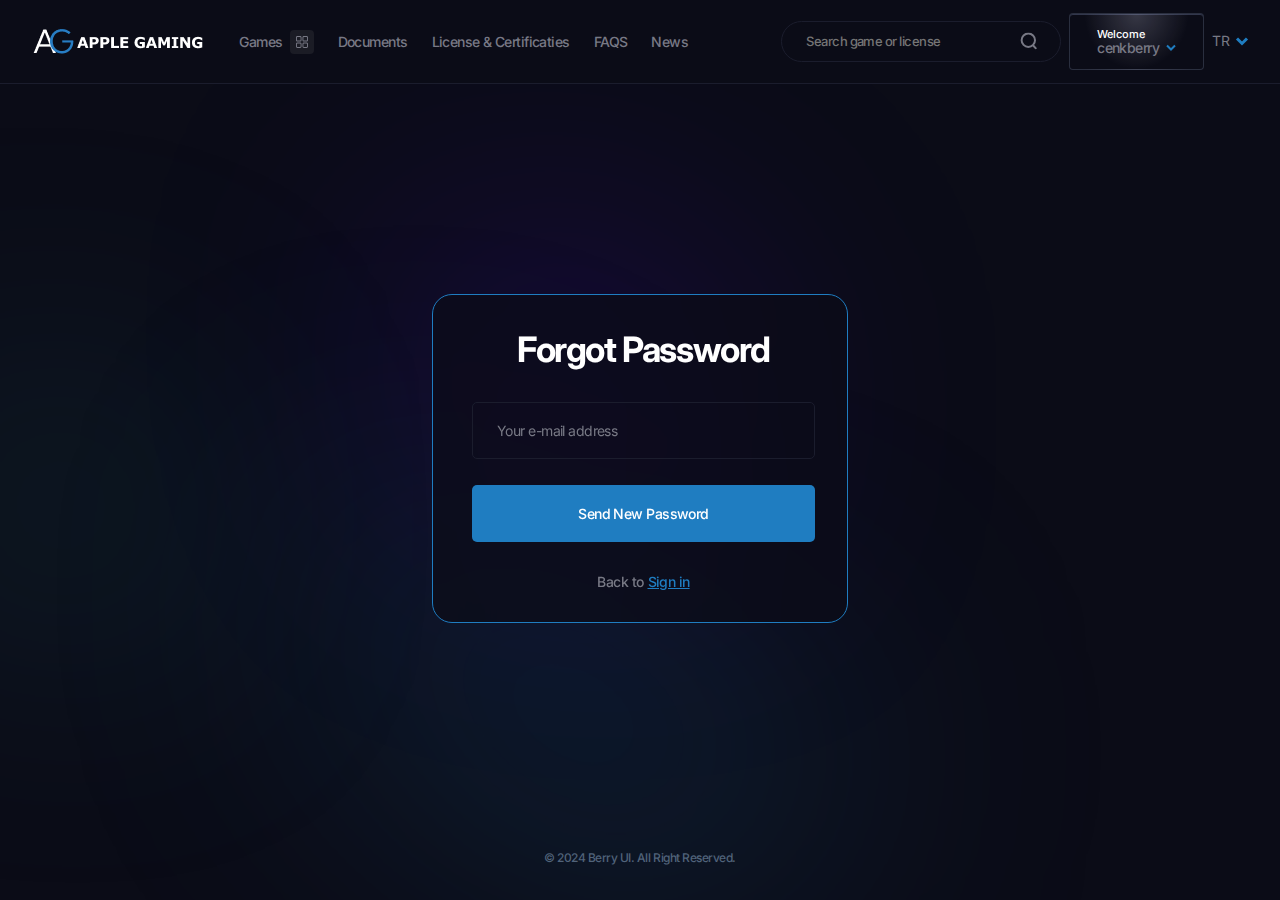
<file: password.html>
<!doctype html><html lang="en"><head><meta charset="UTF-8"><script src="https://ajax.aspnetcdn.com/ajax/jQuery/jquery-3.7.1.min.js"></script><title>Apple Gaming</title><link rel="icon" type="image/x-icon" href="./assets/images/favicon.ico"/><meta name="google" content="nostranslate"><meta name="description" content="Apple Gaming"><meta name="viewport" content="width=device-width,initial-scale=1,minimum-scale=1,viewport-fit=cover"><meta name="mobile-web-app-capable" content="yes"><meta name="apple-mobile-web-app-capable" content="yes"><meta name="apple-mobile-web-app-status-bar-style" content="black-translucent"><script defer="defer" src="js/index.js"></script><link href="css/index.css" rel="stylesheet"></head><body class="isLogged"><header class="header"><div class="container"><div class="row align-items-center"><div class="col-8 col-sm-6 col-lg-2"><a href="./index.html" class="logo"><img src="[data-uri]" alt="logo"/></a></div><div class="d-none d-lg-block col-lg"><div class="navigation"><div class="navigation-menu"><a href="./games.html">Games</a> <svg width="24" height="24" viewBox="0 0 24 24" fill="none" xmlns="http://www.w3.org/2000/svg"><rect width="24" height="24" rx="4" fill="#1B1C25"/><g clip-path="url(#clip0_1279_328)"><path d="M10.1436 18H7.38769C6.62252 18 6 17.3775 6 16.6123V13.8564C6 13.0913 6.62252 12.4688 7.38769 12.4688H10.1436C10.9087 12.4688 11.5312 13.0913 11.5312 13.8564V16.6123C11.5312 17.3775 10.9087 18 10.1436 18ZM10.5938 13.8564C10.5938 13.6082 10.3918 13.4062 10.1436 13.4062H7.38769C7.13946 13.4062 6.9375 13.6082 6.9375 13.8564V16.6123C6.9375 16.8605 7.13946 17.0625 7.38769 17.0625H10.1436C10.3918 17.0625 10.5938 16.8605 10.5938 16.6123V13.8564Z" fill="#787985"/><path d="M16.5938 18H13.875C13.0996 18 12.4688 17.3692 12.4688 16.5938V13.875C12.4688 13.0996 13.0996 12.4688 13.875 12.4688H16.5938C17.3692 12.4688 18 13.0996 18 13.875V16.5938C18 17.3692 17.3692 18 16.5938 18ZM17.0625 13.875C17.0625 13.6165 16.8522 13.4062 16.5938 13.4062H13.875C13.6165 13.4062 13.4062 13.6165 13.4062 13.875V16.5938C13.4062 16.8522 13.6165 17.0625 13.875 17.0625H16.5938C16.8522 17.0625 17.0625 16.8522 17.0625 16.5938V13.875Z" fill="#787985"/><path d="M10.1436 11.5312H7.38769C6.62252 11.5312 6 10.9087 6 10.1436V7.38769C6 6.62252 6.62252 6 7.38769 6H10.1436C10.9087 6 11.5312 6.62252 11.5312 7.38769V10.1436C11.5312 10.9087 10.9087 11.5312 10.1436 11.5312ZM10.5938 7.38769C10.5938 7.13946 10.3918 6.9375 10.1436 6.9375H7.38769C7.13946 6.9375 6.9375 7.13946 6.9375 7.38769V10.1436C6.9375 10.3918 7.13946 10.5938 7.38769 10.5938H10.1436C10.3918 10.5938 10.5938 10.3918 10.5938 10.1436V7.38769Z" fill="#787985"/><path d="M16.5938 11.5312H13.875C13.0996 11.5312 12.4688 10.9004 12.4688 10.125V7.40625C12.4688 6.63084 13.0996 6 13.875 6H16.5938C17.3692 6 18 6.63084 18 7.40625V10.125C18 10.9004 17.3692 11.5312 16.5938 11.5312ZM17.0625 7.40625C17.0625 7.14778 16.8522 6.9375 16.5938 6.9375H13.875C13.6165 6.9375 13.4062 7.14778 13.4062 7.40625V10.125C13.4062 10.3835 13.6165 10.5938 13.875 10.5938H16.5938C16.8522 10.5938 17.0625 10.3835 17.0625 10.125V7.40625Z" fill="#787985"/></g><defs><clipPath id="clip0_1279_328"><rect width="12" height="12" fill="white" transform="matrix(1 0 0 -1 6 18)"/></clipPath></defs></svg><div class="navigation-category"><div class="container"><div class="row"><div class="col-3"><div class="navigation-category-title"><div>Games</div><span>Our games and gaming solutions are designed to enhance the</span></div></div><div class="col-9"><div class="navigation-category-games"><a href="./games.html" class="game-item"><div class="game-item-icon"><svg fill="#000000" width="52px" height="52px" viewBox="0 0 32 32" style="fill-rule: evenodd;
                              clip-rule: evenodd;
                              stroke-linejoin: round;
                              stroke-miterlimit: 2;" version="1.1" xml:space="preserve" xmlns="http://www.w3.org/2000/svg" xmlns:serif="http://www.serif.com/" xmlns:xlink="http://www.w3.org/1999/xlink"><g transform="matrix(1,0,0,1,-288,-336)"><g transform="matrix(1.02211,0,0,1,-6.99591,1)"><path d="M310.933,342C312.734,342 314.302,343.257 314.733,345.044C315.385,347.753 316.341,351.726 317.044,354.648C317.555,356.77 316.305,358.919 314.237,359.473C313.369,359.705 312.459,359.949 311.635,360.17C310.039,360.598 308.403,359.633 307.967,358.006C307.967,358.005 307.967,358.004 307.967,358.003C307.65,356.82 306.598,356 305.398,356C304.675,356 303.861,356 303.138,356C301.938,356 300.886,356.82 300.569,358.003C300.569,358.004 300.569,358.005 300.569,358.006C300.133,359.633 298.497,360.598 296.901,360.17C296.04,359.939 295.085,359.684 294.183,359.442C292.161,358.9 290.913,356.83 291.348,354.74C291.949,351.853 292.772,347.901 293.341,345.168C293.725,343.321 295.321,342 297.168,342C300.942,342 307.204,342 310.933,342Z" style="fill: rgb(144, 224, 239)"/></g><path d="M310.812,342C307.001,342 300.601,342 296.743,342C294.383,342 292.344,343.651 291.853,345.96C291.271,348.693 290.43,352.645 289.816,355.532C289.261,358.144 290.856,360.732 293.439,361.409L296.216,362.137C298.378,362.704 300.593,361.425 301.183,359.27L301.184,359.267C301.389,358.519 302.069,358 302.845,358C302.845,358 305.155,358 305.155,358C305.931,358 306.611,358.519 306.816,359.267L306.817,359.27C307.407,361.425 309.622,362.704 311.784,362.137L314.443,361.44C317.085,360.748 318.682,358.062 318.03,355.409C317.311,352.487 316.334,348.514 315.667,345.806C315.118,343.571 313.113,342 310.812,342L310.812,342ZM310.812,344C312.193,344 313.395,344.943 313.725,346.283C313.725,346.283 316.088,355.887 316.088,355.887C316.479,357.479 315.521,359.09 313.935,359.506C313.935,359.506 311.277,360.203 311.277,360.203C310.175,360.491 309.046,359.84 308.746,358.742C308.746,358.742 308.745,358.739 308.745,358.739C308.302,357.121 306.832,356 305.155,356L302.845,356C301.168,356 299.698,357.121 299.255,358.739C299.255,358.739 299.254,358.742 299.254,358.742C298.954,359.84 297.825,360.491 296.723,360.203C296.723,360.203 293.946,359.475 293.946,359.475C292.396,359.068 291.439,357.516 291.772,355.948C292.387,353.062 293.228,349.109 293.809,346.376C294.104,344.99 295.327,344 296.743,344L310.812,344ZM297,349L296,349C295.735,349 295.48,349.105 295.293,349.293C295.105,349.48 295,349.735 295,350C295,350.265 295.105,350.52 295.293,350.707C295.48,350.895 295.735,351 296,351L297,351L297,352C297,352.265 297.105,352.52 297.293,352.707C297.48,352.895 297.735,353 298,353C298.265,353 298.52,352.895 298.707,352.707C298.895,352.52 299,352.265 299,352L299,351L300,351C300.265,351 300.52,350.895 300.707,350.707C300.895,350.52 301,350.265 301,350C301,349.735 300.895,349.48 300.707,349.293C300.52,349.105 300.265,349 300,349L299,349L299,348C299,347.735 298.895,347.48 298.707,347.293C298.52,347.105 298.265,347 298,347C297.735,347 297.48,347.105 297.293,347.293C297.105,347.48 297,347.735 297,348L297,349ZM310,351C310.552,351 311,351.448 311,352C311,352.552 310.552,353 310,353C309.448,353 309,352.552 309,352C309,351.448 309.448,351 310,351ZM308,349C308.552,349 309,349.448 309,350C309,350.552 308.552,351 308,351C307.448,351 307,350.552 307,350C307,349.448 307.448,349 308,349ZM312,349C312.552,349 313,349.448 313,350C313,350.552 312.552,351 312,351C311.448,351 311,350.552 311,350C311,349.448 311.448,349 312,349ZM310,347C310.552,347 311,347.448 311,348C311,348.552 310.552,349 310,349C309.448,349 309,348.552 309,348C309,347.448 309.448,347 310,347Z" style="fill: rgb(25, 144, 167)"/></g></svg></div><div class="game-item-details"><div class="top"><div>All</div><span>games</span></div><div class="bottom"><div>4 game</div><span>listing</span></div></div></a><a href="#" class="game-item"><div class="game-item-icon"><svg fill="#000000" width="52px" height="52px" viewBox="0 0 32 32" style="fill-rule: evenodd;
                              clip-rule: evenodd;
                              stroke-linejoin: round;
                              stroke-miterlimit: 2;" version="1.1" xml:space="preserve" xmlns="http://www.w3.org/2000/svg" xmlns:serif="http://www.serif.com/" xmlns:xlink="http://www.w3.org/1999/xlink"><g transform="matrix(1,0,0,1,-288,-336)"><g transform="matrix(1.02211,0,0,1,-6.99591,1)"><path d="M310.933,342C312.734,342 314.302,343.257 314.733,345.044C315.385,347.753 316.341,351.726 317.044,354.648C317.555,356.77 316.305,358.919 314.237,359.473C313.369,359.705 312.459,359.949 311.635,360.17C310.039,360.598 308.403,359.633 307.967,358.006C307.967,358.005 307.967,358.004 307.967,358.003C307.65,356.82 306.598,356 305.398,356C304.675,356 303.861,356 303.138,356C301.938,356 300.886,356.82 300.569,358.003C300.569,358.004 300.569,358.005 300.569,358.006C300.133,359.633 298.497,360.598 296.901,360.17C296.04,359.939 295.085,359.684 294.183,359.442C292.161,358.9 290.913,356.83 291.348,354.74C291.949,351.853 292.772,347.901 293.341,345.168C293.725,343.321 295.321,342 297.168,342C300.942,342 307.204,342 310.933,342Z" style="fill: rgb(144, 224, 239)"/></g><path d="M310.812,342C307.001,342 300.601,342 296.743,342C294.383,342 292.344,343.651 291.853,345.96C291.271,348.693 290.43,352.645 289.816,355.532C289.261,358.144 290.856,360.732 293.439,361.409L296.216,362.137C298.378,362.704 300.593,361.425 301.183,359.27L301.184,359.267C301.389,358.519 302.069,358 302.845,358C302.845,358 305.155,358 305.155,358C305.931,358 306.611,358.519 306.816,359.267L306.817,359.27C307.407,361.425 309.622,362.704 311.784,362.137L314.443,361.44C317.085,360.748 318.682,358.062 318.03,355.409C317.311,352.487 316.334,348.514 315.667,345.806C315.118,343.571 313.113,342 310.812,342L310.812,342ZM310.812,344C312.193,344 313.395,344.943 313.725,346.283C313.725,346.283 316.088,355.887 316.088,355.887C316.479,357.479 315.521,359.09 313.935,359.506C313.935,359.506 311.277,360.203 311.277,360.203C310.175,360.491 309.046,359.84 308.746,358.742C308.746,358.742 308.745,358.739 308.745,358.739C308.302,357.121 306.832,356 305.155,356L302.845,356C301.168,356 299.698,357.121 299.255,358.739C299.255,358.739 299.254,358.742 299.254,358.742C298.954,359.84 297.825,360.491 296.723,360.203C296.723,360.203 293.946,359.475 293.946,359.475C292.396,359.068 291.439,357.516 291.772,355.948C292.387,353.062 293.228,349.109 293.809,346.376C294.104,344.99 295.327,344 296.743,344L310.812,344ZM297,349L296,349C295.735,349 295.48,349.105 295.293,349.293C295.105,349.48 295,349.735 295,350C295,350.265 295.105,350.52 295.293,350.707C295.48,350.895 295.735,351 296,351L297,351L297,352C297,352.265 297.105,352.52 297.293,352.707C297.48,352.895 297.735,353 298,353C298.265,353 298.52,352.895 298.707,352.707C298.895,352.52 299,352.265 299,352L299,351L300,351C300.265,351 300.52,350.895 300.707,350.707C300.895,350.52 301,350.265 301,350C301,349.735 300.895,349.48 300.707,349.293C300.52,349.105 300.265,349 300,349L299,349L299,348C299,347.735 298.895,347.48 298.707,347.293C298.52,347.105 298.265,347 298,347C297.735,347 297.48,347.105 297.293,347.293C297.105,347.48 297,347.735 297,348L297,349ZM310,351C310.552,351 311,351.448 311,352C311,352.552 310.552,353 310,353C309.448,353 309,352.552 309,352C309,351.448 309.448,351 310,351ZM308,349C308.552,349 309,349.448 309,350C309,350.552 308.552,351 308,351C307.448,351 307,350.552 307,350C307,349.448 307.448,349 308,349ZM312,349C312.552,349 313,349.448 313,350C313,350.552 312.552,351 312,351C311.448,351 311,350.552 311,350C311,349.448 311.448,349 312,349ZM310,347C310.552,347 311,347.448 311,348C311,348.552 310.552,349 310,349C309.448,349 309,348.552 309,348C309,347.448 309.448,347 310,347Z" style="fill: rgb(25, 144, 167)"/></g></svg></div><div class="game-item-details"><div class="top"><div>Arcade</div><span>games</span></div><div class="bottom"><div>4 game</div><span>listing</span></div></div></a><a href="#" class="game-item"><div class="game-item-icon"><svg fill="#000000" width="52px" height="52px" viewBox="0 0 32 32" style="fill-rule: evenodd;
                              clip-rule: evenodd;
                              stroke-linejoin: round;
                              stroke-miterlimit: 2;" version="1.1" xml:space="preserve" xmlns="http://www.w3.org/2000/svg" xmlns:serif="http://www.serif.com/" xmlns:xlink="http://www.w3.org/1999/xlink"><g transform="matrix(1,0,0,1,-288,-336)"><g transform="matrix(1.02211,0,0,1,-6.99591,1)"><path d="M310.933,342C312.734,342 314.302,343.257 314.733,345.044C315.385,347.753 316.341,351.726 317.044,354.648C317.555,356.77 316.305,358.919 314.237,359.473C313.369,359.705 312.459,359.949 311.635,360.17C310.039,360.598 308.403,359.633 307.967,358.006C307.967,358.005 307.967,358.004 307.967,358.003C307.65,356.82 306.598,356 305.398,356C304.675,356 303.861,356 303.138,356C301.938,356 300.886,356.82 300.569,358.003C300.569,358.004 300.569,358.005 300.569,358.006C300.133,359.633 298.497,360.598 296.901,360.17C296.04,359.939 295.085,359.684 294.183,359.442C292.161,358.9 290.913,356.83 291.348,354.74C291.949,351.853 292.772,347.901 293.341,345.168C293.725,343.321 295.321,342 297.168,342C300.942,342 307.204,342 310.933,342Z" style="fill: rgb(144, 224, 239)"/></g><path d="M310.812,342C307.001,342 300.601,342 296.743,342C294.383,342 292.344,343.651 291.853,345.96C291.271,348.693 290.43,352.645 289.816,355.532C289.261,358.144 290.856,360.732 293.439,361.409L296.216,362.137C298.378,362.704 300.593,361.425 301.183,359.27L301.184,359.267C301.389,358.519 302.069,358 302.845,358C302.845,358 305.155,358 305.155,358C305.931,358 306.611,358.519 306.816,359.267L306.817,359.27C307.407,361.425 309.622,362.704 311.784,362.137L314.443,361.44C317.085,360.748 318.682,358.062 318.03,355.409C317.311,352.487 316.334,348.514 315.667,345.806C315.118,343.571 313.113,342 310.812,342L310.812,342ZM310.812,344C312.193,344 313.395,344.943 313.725,346.283C313.725,346.283 316.088,355.887 316.088,355.887C316.479,357.479 315.521,359.09 313.935,359.506C313.935,359.506 311.277,360.203 311.277,360.203C310.175,360.491 309.046,359.84 308.746,358.742C308.746,358.742 308.745,358.739 308.745,358.739C308.302,357.121 306.832,356 305.155,356L302.845,356C301.168,356 299.698,357.121 299.255,358.739C299.255,358.739 299.254,358.742 299.254,358.742C298.954,359.84 297.825,360.491 296.723,360.203C296.723,360.203 293.946,359.475 293.946,359.475C292.396,359.068 291.439,357.516 291.772,355.948C292.387,353.062 293.228,349.109 293.809,346.376C294.104,344.99 295.327,344 296.743,344L310.812,344ZM297,349L296,349C295.735,349 295.48,349.105 295.293,349.293C295.105,349.48 295,349.735 295,350C295,350.265 295.105,350.52 295.293,350.707C295.48,350.895 295.735,351 296,351L297,351L297,352C297,352.265 297.105,352.52 297.293,352.707C297.48,352.895 297.735,353 298,353C298.265,353 298.52,352.895 298.707,352.707C298.895,352.52 299,352.265 299,352L299,351L300,351C300.265,351 300.52,350.895 300.707,350.707C300.895,350.52 301,350.265 301,350C301,349.735 300.895,349.48 300.707,349.293C300.52,349.105 300.265,349 300,349L299,349L299,348C299,347.735 298.895,347.48 298.707,347.293C298.52,347.105 298.265,347 298,347C297.735,347 297.48,347.105 297.293,347.293C297.105,347.48 297,347.735 297,348L297,349ZM310,351C310.552,351 311,351.448 311,352C311,352.552 310.552,353 310,353C309.448,353 309,352.552 309,352C309,351.448 309.448,351 310,351ZM308,349C308.552,349 309,349.448 309,350C309,350.552 308.552,351 308,351C307.448,351 307,350.552 307,350C307,349.448 307.448,349 308,349ZM312,349C312.552,349 313,349.448 313,350C313,350.552 312.552,351 312,351C311.448,351 311,350.552 311,350C311,349.448 311.448,349 312,349ZM310,347C310.552,347 311,347.448 311,348C311,348.552 310.552,349 310,349C309.448,349 309,348.552 309,348C309,347.448 309.448,347 310,347Z" style="fill: rgb(25, 144, 167)"/></g></svg></div><div class="game-item-details"><div class="top"><div>Soccer</div><span>games</span></div><div class="bottom"><div>4 game</div><span>listing</span></div></div></a><a href="#" class="game-item"><div class="game-item-icon"><svg fill="#000000" width="52px" height="52px" viewBox="0 0 32 32" style="fill-rule: evenodd;
                              clip-rule: evenodd;
                              stroke-linejoin: round;
                              stroke-miterlimit: 2;" version="1.1" xml:space="preserve" xmlns="http://www.w3.org/2000/svg" xmlns:serif="http://www.serif.com/" xmlns:xlink="http://www.w3.org/1999/xlink"><g transform="matrix(1,0,0,1,-288,-336)"><g transform="matrix(1.02211,0,0,1,-6.99591,1)"><path d="M310.933,342C312.734,342 314.302,343.257 314.733,345.044C315.385,347.753 316.341,351.726 317.044,354.648C317.555,356.77 316.305,358.919 314.237,359.473C313.369,359.705 312.459,359.949 311.635,360.17C310.039,360.598 308.403,359.633 307.967,358.006C307.967,358.005 307.967,358.004 307.967,358.003C307.65,356.82 306.598,356 305.398,356C304.675,356 303.861,356 303.138,356C301.938,356 300.886,356.82 300.569,358.003C300.569,358.004 300.569,358.005 300.569,358.006C300.133,359.633 298.497,360.598 296.901,360.17C296.04,359.939 295.085,359.684 294.183,359.442C292.161,358.9 290.913,356.83 291.348,354.74C291.949,351.853 292.772,347.901 293.341,345.168C293.725,343.321 295.321,342 297.168,342C300.942,342 307.204,342 310.933,342Z" style="fill: rgb(144, 224, 239)"/></g><path d="M310.812,342C307.001,342 300.601,342 296.743,342C294.383,342 292.344,343.651 291.853,345.96C291.271,348.693 290.43,352.645 289.816,355.532C289.261,358.144 290.856,360.732 293.439,361.409L296.216,362.137C298.378,362.704 300.593,361.425 301.183,359.27L301.184,359.267C301.389,358.519 302.069,358 302.845,358C302.845,358 305.155,358 305.155,358C305.931,358 306.611,358.519 306.816,359.267L306.817,359.27C307.407,361.425 309.622,362.704 311.784,362.137L314.443,361.44C317.085,360.748 318.682,358.062 318.03,355.409C317.311,352.487 316.334,348.514 315.667,345.806C315.118,343.571 313.113,342 310.812,342L310.812,342ZM310.812,344C312.193,344 313.395,344.943 313.725,346.283C313.725,346.283 316.088,355.887 316.088,355.887C316.479,357.479 315.521,359.09 313.935,359.506C313.935,359.506 311.277,360.203 311.277,360.203C310.175,360.491 309.046,359.84 308.746,358.742C308.746,358.742 308.745,358.739 308.745,358.739C308.302,357.121 306.832,356 305.155,356L302.845,356C301.168,356 299.698,357.121 299.255,358.739C299.255,358.739 299.254,358.742 299.254,358.742C298.954,359.84 297.825,360.491 296.723,360.203C296.723,360.203 293.946,359.475 293.946,359.475C292.396,359.068 291.439,357.516 291.772,355.948C292.387,353.062 293.228,349.109 293.809,346.376C294.104,344.99 295.327,344 296.743,344L310.812,344ZM297,349L296,349C295.735,349 295.48,349.105 295.293,349.293C295.105,349.48 295,349.735 295,350C295,350.265 295.105,350.52 295.293,350.707C295.48,350.895 295.735,351 296,351L297,351L297,352C297,352.265 297.105,352.52 297.293,352.707C297.48,352.895 297.735,353 298,353C298.265,353 298.52,352.895 298.707,352.707C298.895,352.52 299,352.265 299,352L299,351L300,351C300.265,351 300.52,350.895 300.707,350.707C300.895,350.52 301,350.265 301,350C301,349.735 300.895,349.48 300.707,349.293C300.52,349.105 300.265,349 300,349L299,349L299,348C299,347.735 298.895,347.48 298.707,347.293C298.52,347.105 298.265,347 298,347C297.735,347 297.48,347.105 297.293,347.293C297.105,347.48 297,347.735 297,348L297,349ZM310,351C310.552,351 311,351.448 311,352C311,352.552 310.552,353 310,353C309.448,353 309,352.552 309,352C309,351.448 309.448,351 310,351ZM308,349C308.552,349 309,349.448 309,350C309,350.552 308.552,351 308,351C307.448,351 307,350.552 307,350C307,349.448 307.448,349 308,349ZM312,349C312.552,349 313,349.448 313,350C313,350.552 312.552,351 312,351C311.448,351 311,350.552 311,350C311,349.448 311.448,349 312,349ZM310,347C310.552,347 311,347.448 311,348C311,348.552 310.552,349 310,349C309.448,349 309,348.552 309,348C309,347.448 309.448,347 310,347Z" style="fill: rgb(25, 144, 167)"/></g></svg></div><div class="game-item-details"><div class="top"><div>Horror</div><span>games</span></div><div class="bottom"><div>4 game</div><span>listing</span></div></div></a><a href="#" class="game-item"><div class="game-item-icon"><svg fill="#000000" width="52px" height="52px" viewBox="0 0 32 32" style="fill-rule: evenodd;
                              clip-rule: evenodd;
                              stroke-linejoin: round;
                              stroke-miterlimit: 2;" version="1.1" xml:space="preserve" xmlns="http://www.w3.org/2000/svg" xmlns:serif="http://www.serif.com/" xmlns:xlink="http://www.w3.org/1999/xlink"><g transform="matrix(1,0,0,1,-288,-336)"><g transform="matrix(1.02211,0,0,1,-6.99591,1)"><path d="M310.933,342C312.734,342 314.302,343.257 314.733,345.044C315.385,347.753 316.341,351.726 317.044,354.648C317.555,356.77 316.305,358.919 314.237,359.473C313.369,359.705 312.459,359.949 311.635,360.17C310.039,360.598 308.403,359.633 307.967,358.006C307.967,358.005 307.967,358.004 307.967,358.003C307.65,356.82 306.598,356 305.398,356C304.675,356 303.861,356 303.138,356C301.938,356 300.886,356.82 300.569,358.003C300.569,358.004 300.569,358.005 300.569,358.006C300.133,359.633 298.497,360.598 296.901,360.17C296.04,359.939 295.085,359.684 294.183,359.442C292.161,358.9 290.913,356.83 291.348,354.74C291.949,351.853 292.772,347.901 293.341,345.168C293.725,343.321 295.321,342 297.168,342C300.942,342 307.204,342 310.933,342Z" style="fill: rgb(144, 224, 239)"/></g><path d="M310.812,342C307.001,342 300.601,342 296.743,342C294.383,342 292.344,343.651 291.853,345.96C291.271,348.693 290.43,352.645 289.816,355.532C289.261,358.144 290.856,360.732 293.439,361.409L296.216,362.137C298.378,362.704 300.593,361.425 301.183,359.27L301.184,359.267C301.389,358.519 302.069,358 302.845,358C302.845,358 305.155,358 305.155,358C305.931,358 306.611,358.519 306.816,359.267L306.817,359.27C307.407,361.425 309.622,362.704 311.784,362.137L314.443,361.44C317.085,360.748 318.682,358.062 318.03,355.409C317.311,352.487 316.334,348.514 315.667,345.806C315.118,343.571 313.113,342 310.812,342L310.812,342ZM310.812,344C312.193,344 313.395,344.943 313.725,346.283C313.725,346.283 316.088,355.887 316.088,355.887C316.479,357.479 315.521,359.09 313.935,359.506C313.935,359.506 311.277,360.203 311.277,360.203C310.175,360.491 309.046,359.84 308.746,358.742C308.746,358.742 308.745,358.739 308.745,358.739C308.302,357.121 306.832,356 305.155,356L302.845,356C301.168,356 299.698,357.121 299.255,358.739C299.255,358.739 299.254,358.742 299.254,358.742C298.954,359.84 297.825,360.491 296.723,360.203C296.723,360.203 293.946,359.475 293.946,359.475C292.396,359.068 291.439,357.516 291.772,355.948C292.387,353.062 293.228,349.109 293.809,346.376C294.104,344.99 295.327,344 296.743,344L310.812,344ZM297,349L296,349C295.735,349 295.48,349.105 295.293,349.293C295.105,349.48 295,349.735 295,350C295,350.265 295.105,350.52 295.293,350.707C295.48,350.895 295.735,351 296,351L297,351L297,352C297,352.265 297.105,352.52 297.293,352.707C297.48,352.895 297.735,353 298,353C298.265,353 298.52,352.895 298.707,352.707C298.895,352.52 299,352.265 299,352L299,351L300,351C300.265,351 300.52,350.895 300.707,350.707C300.895,350.52 301,350.265 301,350C301,349.735 300.895,349.48 300.707,349.293C300.52,349.105 300.265,349 300,349L299,349L299,348C299,347.735 298.895,347.48 298.707,347.293C298.52,347.105 298.265,347 298,347C297.735,347 297.48,347.105 297.293,347.293C297.105,347.48 297,347.735 297,348L297,349ZM310,351C310.552,351 311,351.448 311,352C311,352.552 310.552,353 310,353C309.448,353 309,352.552 309,352C309,351.448 309.448,351 310,351ZM308,349C308.552,349 309,349.448 309,350C309,350.552 308.552,351 308,351C307.448,351 307,350.552 307,350C307,349.448 307.448,349 308,349ZM312,349C312.552,349 313,349.448 313,350C313,350.552 312.552,351 312,351C311.448,351 311,350.552 311,350C311,349.448 311.448,349 312,349ZM310,347C310.552,347 311,347.448 311,348C311,348.552 310.552,349 310,349C309.448,349 309,348.552 309,348C309,347.448 309.448,347 310,347Z" style="fill: rgb(25, 144, 167)"/></g></svg></div><div class="game-item-details"><div class="top"><div>Tennis</div><span>games</span></div><div class="bottom"><div>4 game</div><span>listing</span></div></div></a><a href="#" class="game-item"><div class="game-item-icon"><svg fill="#000000" width="52px" height="52px" viewBox="0 0 32 32" style="fill-rule: evenodd;
                              clip-rule: evenodd;
                              stroke-linejoin: round;
                              stroke-miterlimit: 2;" version="1.1" xml:space="preserve" xmlns="http://www.w3.org/2000/svg" xmlns:serif="http://www.serif.com/" xmlns:xlink="http://www.w3.org/1999/xlink"><g transform="matrix(1,0,0,1,-288,-336)"><g transform="matrix(1.02211,0,0,1,-6.99591,1)"><path d="M310.933,342C312.734,342 314.302,343.257 314.733,345.044C315.385,347.753 316.341,351.726 317.044,354.648C317.555,356.77 316.305,358.919 314.237,359.473C313.369,359.705 312.459,359.949 311.635,360.17C310.039,360.598 308.403,359.633 307.967,358.006C307.967,358.005 307.967,358.004 307.967,358.003C307.65,356.82 306.598,356 305.398,356C304.675,356 303.861,356 303.138,356C301.938,356 300.886,356.82 300.569,358.003C300.569,358.004 300.569,358.005 300.569,358.006C300.133,359.633 298.497,360.598 296.901,360.17C296.04,359.939 295.085,359.684 294.183,359.442C292.161,358.9 290.913,356.83 291.348,354.74C291.949,351.853 292.772,347.901 293.341,345.168C293.725,343.321 295.321,342 297.168,342C300.942,342 307.204,342 310.933,342Z" style="fill: rgb(144, 224, 239)"/></g><path d="M310.812,342C307.001,342 300.601,342 296.743,342C294.383,342 292.344,343.651 291.853,345.96C291.271,348.693 290.43,352.645 289.816,355.532C289.261,358.144 290.856,360.732 293.439,361.409L296.216,362.137C298.378,362.704 300.593,361.425 301.183,359.27L301.184,359.267C301.389,358.519 302.069,358 302.845,358C302.845,358 305.155,358 305.155,358C305.931,358 306.611,358.519 306.816,359.267L306.817,359.27C307.407,361.425 309.622,362.704 311.784,362.137L314.443,361.44C317.085,360.748 318.682,358.062 318.03,355.409C317.311,352.487 316.334,348.514 315.667,345.806C315.118,343.571 313.113,342 310.812,342L310.812,342ZM310.812,344C312.193,344 313.395,344.943 313.725,346.283C313.725,346.283 316.088,355.887 316.088,355.887C316.479,357.479 315.521,359.09 313.935,359.506C313.935,359.506 311.277,360.203 311.277,360.203C310.175,360.491 309.046,359.84 308.746,358.742C308.746,358.742 308.745,358.739 308.745,358.739C308.302,357.121 306.832,356 305.155,356L302.845,356C301.168,356 299.698,357.121 299.255,358.739C299.255,358.739 299.254,358.742 299.254,358.742C298.954,359.84 297.825,360.491 296.723,360.203C296.723,360.203 293.946,359.475 293.946,359.475C292.396,359.068 291.439,357.516 291.772,355.948C292.387,353.062 293.228,349.109 293.809,346.376C294.104,344.99 295.327,344 296.743,344L310.812,344ZM297,349L296,349C295.735,349 295.48,349.105 295.293,349.293C295.105,349.48 295,349.735 295,350C295,350.265 295.105,350.52 295.293,350.707C295.48,350.895 295.735,351 296,351L297,351L297,352C297,352.265 297.105,352.52 297.293,352.707C297.48,352.895 297.735,353 298,353C298.265,353 298.52,352.895 298.707,352.707C298.895,352.52 299,352.265 299,352L299,351L300,351C300.265,351 300.52,350.895 300.707,350.707C300.895,350.52 301,350.265 301,350C301,349.735 300.895,349.48 300.707,349.293C300.52,349.105 300.265,349 300,349L299,349L299,348C299,347.735 298.895,347.48 298.707,347.293C298.52,347.105 298.265,347 298,347C297.735,347 297.48,347.105 297.293,347.293C297.105,347.48 297,347.735 297,348L297,349ZM310,351C310.552,351 311,351.448 311,352C311,352.552 310.552,353 310,353C309.448,353 309,352.552 309,352C309,351.448 309.448,351 310,351ZM308,349C308.552,349 309,349.448 309,350C309,350.552 308.552,351 308,351C307.448,351 307,350.552 307,350C307,349.448 307.448,349 308,349ZM312,349C312.552,349 313,349.448 313,350C313,350.552 312.552,351 312,351C311.448,351 311,350.552 311,350C311,349.448 311.448,349 312,349ZM310,347C310.552,347 311,347.448 311,348C311,348.552 310.552,349 310,349C309.448,349 309,348.552 309,348C309,347.448 309.448,347 310,347Z" style="fill: rgb(25, 144, 167)"/></g></svg></div><div class="game-item-details"><div class="top"><div>Basketball</div><span>games</span></div><div class="bottom"><div>4 game</div><span>listing</span></div></div></a></div></div></div></div></div></div><ul><li><a href="./documents.html">Documents</a></li><li><a href="./license.html">License & Certificaties</a></li><li><a href="./faqs.html">FAQS</a></li><li><a href="./news-menu.html">News</a></li></ul></div></div><div class="col-4 col-sm-6 col-lg-auto"><div class="header-right"><form action="#" autocomplete="off" class="apple-search-bar"><input placeholder="Search game or license" id="apple-search-bar-input"/> <svg width="17" height="17" viewBox="0 0 17 17" fill="none" xmlns="http://www.w3.org/2000/svg"><circle cx="8.31839" cy="7.68387" r="6.69388" stroke="#787985" stroke-width="2"/><rect x="12.0229" y="13.1748" width="2" height="5.19191" transform="rotate(-42.3802 12.0229 13.1748)" fill="#787985"/></svg><div class="apple-search-bar-inside"><ul><li><a href="#">Game Name 1</a></li><li><a href="#">Game Name 2</a></li><li><a href="#">Game Name 3</a></li></ul></div></form><div class="user-buttons"><a href="./login.html" class="btn btn-user">Login</a></div><div class="apple-user"><div class="apple-user-info"><div>Welcome</div><div><div>cenkberry</div><svg width="10" height="7" viewBox="0 0 10 7" fill="none" xmlns="http://www.w3.org/2000/svg"><path d="M1 1.5L5 5.5L9 1.5" stroke="#1F7DC1" stroke-width="2"/></svg></div></div><div class="apple-user-inside"><ul><li><a href="./account.html">Account Settings</a></li><li><a href="#">Logout</a></li></ul></div></div><div class="apple-lang-dropdown"><div class="selectedLang parentActive">TR</div><div class="content"><div>GER</div><div>ENG</div><div>ITA</div></div></div><div class="hamburger-open"><svg width="32" height="23" viewBox="0 0 32 23" fill="none" xmlns="http://www.w3.org/2000/svg"><path d="M30.4762 4.57143H1.52381C0.685714 4.57143 0 3.88571 0 3.04762V1.52381C0 0.685714 0.685714 0 1.52381 0H30.4762C31.3143 0 32 0.685714 32 1.52381V3.04762C32 3.88571 31.3143 4.57143 30.4762 4.57143Z" fill="url(#paint0_linear_5_14)"/><path d="M30.4762 13.7143H1.52381C0.685714 13.7143 0 13.0286 0 12.1905V10.6667C0 9.82857 0.685714 9.14286 1.52381 9.14286H30.4762C31.3143 9.14286 32 9.82857 32 10.6667V12.1905C32 13.0286 31.3143 13.7143 30.4762 13.7143Z" fill="url(#paint1_linear_5_14)"/><path d="M30.4762 22.8571H1.52381C0.685714 22.8571 0 22.1714 0 21.3333V19.8095C0 18.9714 0.685714 18.2857 1.52381 18.2857H30.4762C31.3143 18.2857 32 18.9714 32 19.8095V21.3333C32 22.1714 31.3143 22.8571 30.4762 22.8571Z" fill="url(#paint2_linear_5_14)"/><defs><linearGradient id="paint0_linear_5_14" x1="6.90743" y1="-6.80686" x2="24.2979" y2="10.5836" gradientUnits="userSpaceOnUse"><stop offset="0.237" stop-color="#3BC9F3"/><stop offset="0.85" stop-color="#1591D8"/></linearGradient><linearGradient id="paint1_linear_5_14" x1="6.90743" y1="2.336" x2="24.2979" y2="19.7265" gradientUnits="userSpaceOnUse"><stop offset="0.237" stop-color="#3BC9F3"/><stop offset="0.85" stop-color="#1591D8"/></linearGradient><linearGradient id="paint2_linear_5_14" x1="6.90743" y1="11.4789" x2="24.2979" y2="28.8693" gradientUnits="userSpaceOnUse"><stop offset="0.237" stop-color="#3BC9F3"/><stop offset="0.85" stop-color="#1591D8"/></linearGradient></defs></svg></div></div></div></div></div></header><div class="mobile-menu"><div class="container"><div class="mobile-menu-top"><a href="./index.html" class="logo"><img src="[data-uri]" alt="logo"/></a><div class="hamburger-close"><svg width="32" height="23" viewBox="0 0 32 23" fill="none" xmlns="http://www.w3.org/2000/svg"><path d="M30.4762 4.57143H1.52381C0.685714 4.57143 0 3.88571 0 3.04762V1.52381C0 0.685714 0.685714 0 1.52381 0H30.4762C31.3143 0 32 0.685714 32 1.52381V3.04762C32 3.88571 31.3143 4.57143 30.4762 4.57143Z" fill="url(#paint0_linear_5_14)"/><path d="M30.4762 13.7143H1.52381C0.685714 13.7143 0 13.0286 0 12.1905V10.6667C0 9.82857 0.685714 9.14286 1.52381 9.14286H30.4762C31.3143 9.14286 32 9.82857 32 10.6667V12.1905C32 13.0286 31.3143 13.7143 30.4762 13.7143Z" fill="url(#paint1_linear_5_14)"/><path d="M30.4762 22.8571H1.52381C0.685714 22.8571 0 22.1714 0 21.3333V19.8095C0 18.9714 0.685714 18.2857 1.52381 18.2857H30.4762C31.3143 18.2857 32 18.9714 32 19.8095V21.3333C32 22.1714 31.3143 22.8571 30.4762 22.8571Z" fill="url(#paint2_linear_5_14)"/><defs><linearGradient id="paint0_linear_5_14" x1="6.90743" y1="-6.80686" x2="24.2979" y2="10.5836" gradientUnits="userSpaceOnUse"><stop offset="0.237" stop-color="#3BC9F3"/><stop offset="0.85" stop-color="#1591D8"/></linearGradient><linearGradient id="paint1_linear_5_14" x1="6.90743" y1="2.336" x2="24.2979" y2="19.7265" gradientUnits="userSpaceOnUse"><stop offset="0.237" stop-color="#3BC9F3"/><stop offset="0.85" stop-color="#1591D8"/></linearGradient><linearGradient id="paint2_linear_5_14" x1="6.90743" y1="11.4789" x2="24.2979" y2="28.8693" gradientUnits="userSpaceOnUse"><stop offset="0.237" stop-color="#3BC9F3"/><stop offset="0.85" stop-color="#1591D8"/></linearGradient></defs></svg></div></div><div class="mobile-user-menu"><div class="user-buttons"><a href="./login.html" class="btn btn-user">Login</a></div><div class="apple-user"><div class="apple-user-info"><div>Welcome</div><div><div>CenkBerry</div><svg width="10" height="7" viewBox="0 0 10 7" fill="none" xmlns="http://www.w3.org/2000/svg"><path d="M1 1.5L5 5.5L9 1.5" stroke="#1F7DC1" stroke-width="2"/></svg></div></div><div class="apple-user-inside"><ul><li><a href="./account.html">Account Settings</a></li><li><a href="#">Logout</a></li></ul></div></div></div><div class="mobile-menu-category"><ul><li><a href="./games.html">Games</a></li><li><a href="./news-menu.html">News</a></li><li><a href="./faqs.html">FAQS</a></li><li><a href="./documents.html">Documents</a></li><li><a href="./license.html">License & Certificaties</a></li></ul></div><form action="/" class="apple-search"><input placeholder="Search Game"/> <svg width="17" height="17" viewBox="0 0 17 17" fill="none" xmlns="http://www.w3.org/2000/svg"><circle cx="8.31839" cy="7.68387" r="6.69388" stroke="#787985" stroke-width="2"/><rect x="12.0229" y="13.1748" width="2" height="5.19191" transform="rotate(-42.3802 12.0229 13.1748)" fill="#787985"/></svg></form></div></div><main class="user-panel"><div class="user-screen"><div class="user-box"><div class="title">Forgot Password</div><div class="apple-input"><input type="email" placeholder="Your e-mail address"></div><button class="btn btn-full btn-pr openPopup">Send New Password</button><div class="bottom"><span>Back to</span> <a href="./login.html">Sign in</a></div></div><div class="user-popup"><div class="content"><div class="popup-close"><div><div>CLOSE</div><svg width="18" height="18" viewBox="0 0 18 18" fill="none" xmlns="http://www.w3.org/2000/svg"><path fill-rule="evenodd" clip-rule="evenodd" d="M3.75037 4.8101C3.45749 4.51715 3.45754 4.04232 3.75046 3.74945C4.04338 3.45657 4.51825 3.45657 4.81111 3.74952L9.00004 7.93917L13.1893 3.7499C13.4822 3.45702 13.9571 3.45702 14.25 3.7499C14.5428 4.04277 14.5428 4.51767 14.25 4.81055L10.0606 8.9999L14.2497 13.1897C14.5425 13.4826 14.5425 13.9575 14.2495 14.2503C13.9566 14.5432 13.4817 14.5432 13.1889 14.2503L8.99989 10.0605L4.8106 14.2499C4.51771 14.5428 4.04284 14.5428 3.74995 14.2499C3.45705 13.957 3.45705 13.4821 3.74995 13.1892L7.93939 8.99982L3.75037 4.8101Z" fill="white"/></svg></div></div><svg width="128" height="128" viewBox="0 0 128 128" fill="none" xmlns="http://www.w3.org/2000/svg"><path d="M63.9997 5.33334C52.3965 5.33334 41.0539 8.77408 31.4062 15.2205C21.7586 21.6668 14.2391 30.8293 9.79877 41.5492C5.35843 52.2692 4.19663 64.0651 6.4603 75.4453C8.72396 86.8255 14.3114 97.2789 22.5161 105.484C30.7208 113.688 41.1742 119.276 52.5544 121.539C63.9346 123.803 75.7305 122.641 86.4505 118.201C97.1704 113.761 106.333 106.241 112.779 96.5935C119.226 86.9458 122.666 75.6032 122.666 64C122.648 48.4463 116.461 33.5348 105.463 22.5367C94.4649 11.5385 79.5534 5.35169 63.9997 5.33334ZM89.1037 54.4373L62.437 81.104C61.4369 82.1039 60.0806 82.6655 58.6664 82.6655C57.2522 82.6655 55.8959 82.1039 54.8957 81.104L38.8957 65.104C38.3863 64.612 37.98 64.0235 37.7005 63.3728C37.421 62.7221 37.2739 62.0223 37.2677 61.3141C37.2615 60.606 37.3965 59.9037 37.6646 59.2483C37.9328 58.5928 38.3288 57.9973 38.8296 57.4966C39.3304 56.9958 39.9258 56.5998 40.5813 56.3316C41.2367 56.0635 41.939 55.9285 42.6472 55.9347C43.3553 55.9408 44.0552 56.088 44.7059 56.3675C45.3565 56.647 45.945 57.0533 46.437 57.5627L58.6664 69.792L81.5624 46.896C82.5682 45.9245 83.9155 45.3869 85.3138 45.3991C86.7122 45.4112 88.0499 45.9721 89.0387 46.961C90.0276 47.9498 90.5885 49.2875 90.6006 50.6859C90.6128 52.0843 90.0752 53.4315 89.1037 54.4373Z" fill="url(#paint0_linear_289_3779)"/><defs><linearGradient id="paint0_linear_289_3779" x1="-6.82697" y1="142.555" x2="103.37" y2="20.3307" gradientUnits="userSpaceOnUse"><stop stop-color="#1BA0DB"/><stop offset="1" stop-color="#57BF99"/></linearGradient></defs></svg><div class="title">We have sent a new password to your e-mail address.</div><div class="subtitle">Please check your e-mail and try again.</div><a href="./index.html" class="btn btn-pr btn-full">Back to Homepage</a></div></div></div><div class="user-copyright">© 2024 Berry UI. All Right Reserved.</div><div class="shape shape1"><svg width="134" height="149" viewBox="0 0 134 149" fill="none" xmlns="http://www.w3.org/2000/svg"><path d="M9.12747 56.1254C-14.9663 22.8152 10.9459 23.7278 59.8154 0C56.7847 18.7085 52.5418 58.5438 59.8154 68.2175C68.9074 80.3095 160.964 114.076 126.187 135.294C91.4101 156.512 -29.7409 152.634 34.1305 126.853C98.0018 101.071 33.2213 89.4356 9.12747 56.1254Z" fill="#2DADB6"/></svg></div><div class="shape shape2"><svg xmlns="http://www.w3.org/2000/svg" width="232" height="168" viewBox="0 0 232 168" fill="none"><path d="M173.131 90.3894C68.9284 106.171 87.2408 58.4831 61.7687 14.5402C50.4414 2.87648 22.944 -12.1428 3.57307 21.0897C-20.6406 62.6303 91.1705 159.326 156.773 167.11C222.376 174.895 277.333 74.608 173.131 90.3894Z" fill="#5200FF"/></svg></div><div class="shape shape3"><svg width="472" height="341" viewBox="0 0 472 341" fill="none" xmlns="http://www.w3.org/2000/svg"><path d="M352.866 182.866C140.272 215.064 177.633 117.77 125.664 28.1177C102.554 4.3214 46.4538 -26.321 6.93313 41.4802C-42.4677 126.232 185.65 323.51 319.493 339.392C453.337 355.274 565.461 150.669 352.866 182.866Z" fill="#1F7DC1" fill-opacity="0.33"/></svg></div></main></body></html>
</file>
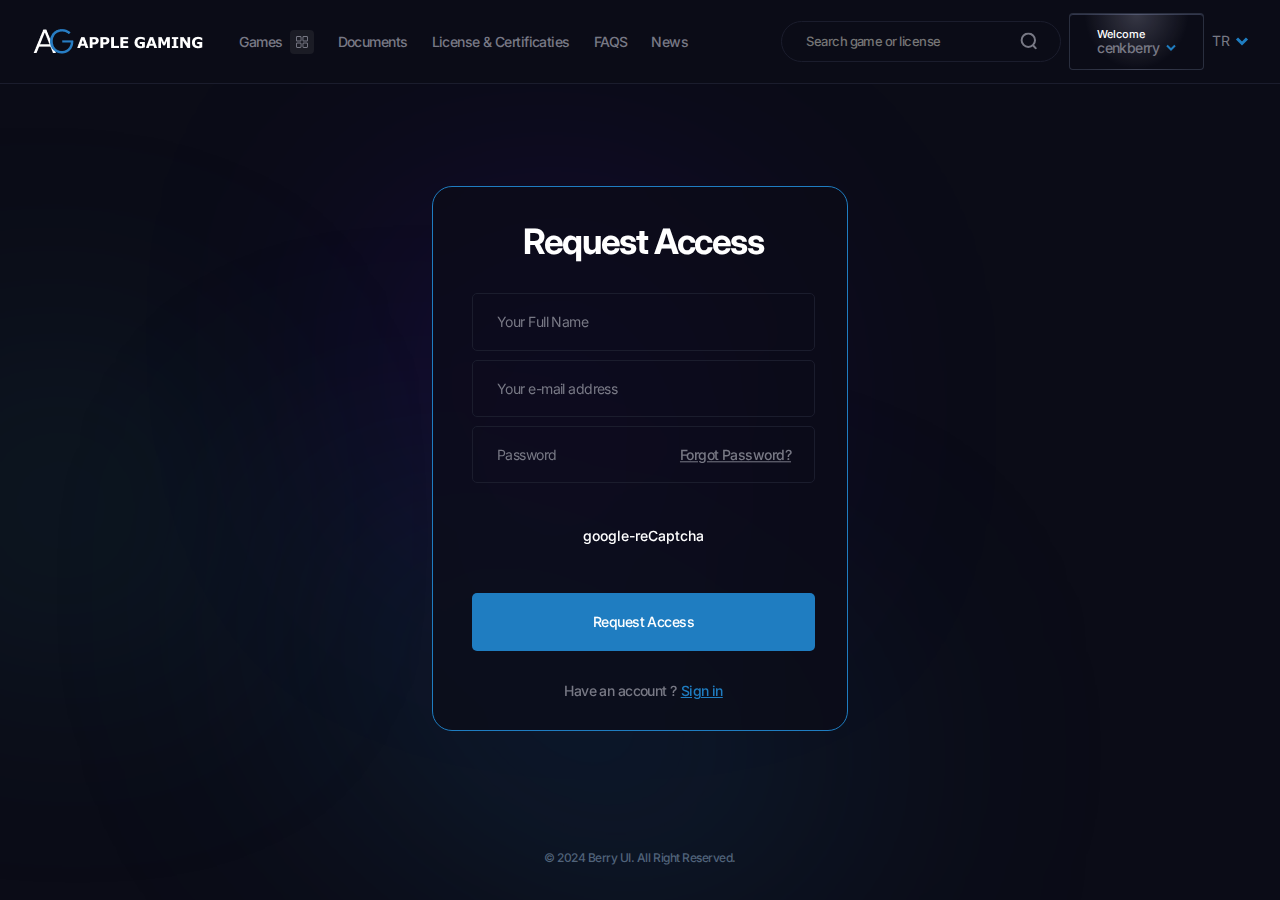
<file: request.html>
<!doctype html><html lang="en"><head><meta charset="UTF-8"><script src="https://ajax.aspnetcdn.com/ajax/jQuery/jquery-3.7.1.min.js"></script><title>Apple Gaming</title><link rel="icon" type="image/x-icon" href="./assets/images/favicon.ico"/><meta name="google" content="nostranslate"><meta name="description" content="Apple Gaming"><meta name="viewport" content="width=device-width,initial-scale=1,minimum-scale=1,viewport-fit=cover"><meta name="mobile-web-app-capable" content="yes"><meta name="apple-mobile-web-app-capable" content="yes"><meta name="apple-mobile-web-app-status-bar-style" content="black-translucent"><script defer="defer" src="js/index.js"></script><link href="css/index.css" rel="stylesheet"></head><body class="isLogged"><header class="header"><div class="container"><div class="row align-items-center"><div class="col-8 col-sm-6 col-lg-2"><a href="./index.html" class="logo"><img src="[data-uri]" alt="logo"/></a></div><div class="d-none d-lg-block col-lg"><div class="navigation"><div class="navigation-menu"><a href="./games.html">Games</a> <svg width="24" height="24" viewBox="0 0 24 24" fill="none" xmlns="http://www.w3.org/2000/svg"><rect width="24" height="24" rx="4" fill="#1B1C25"/><g clip-path="url(#clip0_1279_328)"><path d="M10.1436 18H7.38769C6.62252 18 6 17.3775 6 16.6123V13.8564C6 13.0913 6.62252 12.4688 7.38769 12.4688H10.1436C10.9087 12.4688 11.5312 13.0913 11.5312 13.8564V16.6123C11.5312 17.3775 10.9087 18 10.1436 18ZM10.5938 13.8564C10.5938 13.6082 10.3918 13.4062 10.1436 13.4062H7.38769C7.13946 13.4062 6.9375 13.6082 6.9375 13.8564V16.6123C6.9375 16.8605 7.13946 17.0625 7.38769 17.0625H10.1436C10.3918 17.0625 10.5938 16.8605 10.5938 16.6123V13.8564Z" fill="#787985"/><path d="M16.5938 18H13.875C13.0996 18 12.4688 17.3692 12.4688 16.5938V13.875C12.4688 13.0996 13.0996 12.4688 13.875 12.4688H16.5938C17.3692 12.4688 18 13.0996 18 13.875V16.5938C18 17.3692 17.3692 18 16.5938 18ZM17.0625 13.875C17.0625 13.6165 16.8522 13.4062 16.5938 13.4062H13.875C13.6165 13.4062 13.4062 13.6165 13.4062 13.875V16.5938C13.4062 16.8522 13.6165 17.0625 13.875 17.0625H16.5938C16.8522 17.0625 17.0625 16.8522 17.0625 16.5938V13.875Z" fill="#787985"/><path d="M10.1436 11.5312H7.38769C6.62252 11.5312 6 10.9087 6 10.1436V7.38769C6 6.62252 6.62252 6 7.38769 6H10.1436C10.9087 6 11.5312 6.62252 11.5312 7.38769V10.1436C11.5312 10.9087 10.9087 11.5312 10.1436 11.5312ZM10.5938 7.38769C10.5938 7.13946 10.3918 6.9375 10.1436 6.9375H7.38769C7.13946 6.9375 6.9375 7.13946 6.9375 7.38769V10.1436C6.9375 10.3918 7.13946 10.5938 7.38769 10.5938H10.1436C10.3918 10.5938 10.5938 10.3918 10.5938 10.1436V7.38769Z" fill="#787985"/><path d="M16.5938 11.5312H13.875C13.0996 11.5312 12.4688 10.9004 12.4688 10.125V7.40625C12.4688 6.63084 13.0996 6 13.875 6H16.5938C17.3692 6 18 6.63084 18 7.40625V10.125C18 10.9004 17.3692 11.5312 16.5938 11.5312ZM17.0625 7.40625C17.0625 7.14778 16.8522 6.9375 16.5938 6.9375H13.875C13.6165 6.9375 13.4062 7.14778 13.4062 7.40625V10.125C13.4062 10.3835 13.6165 10.5938 13.875 10.5938H16.5938C16.8522 10.5938 17.0625 10.3835 17.0625 10.125V7.40625Z" fill="#787985"/></g><defs><clipPath id="clip0_1279_328"><rect width="12" height="12" fill="white" transform="matrix(1 0 0 -1 6 18)"/></clipPath></defs></svg><div class="navigation-category"><div class="container"><div class="row"><div class="col-3"><div class="navigation-category-title"><div>Games</div><span>Our games and gaming solutions are designed to enhance the</span></div></div><div class="col-9"><div class="navigation-category-games"><a href="./games.html" class="game-item"><div class="game-item-icon"><svg fill="#000000" width="52px" height="52px" viewBox="0 0 32 32" style="fill-rule: evenodd;
                              clip-rule: evenodd;
                              stroke-linejoin: round;
                              stroke-miterlimit: 2;" version="1.1" xml:space="preserve" xmlns="http://www.w3.org/2000/svg" xmlns:serif="http://www.serif.com/" xmlns:xlink="http://www.w3.org/1999/xlink"><g transform="matrix(1,0,0,1,-288,-336)"><g transform="matrix(1.02211,0,0,1,-6.99591,1)"><path d="M310.933,342C312.734,342 314.302,343.257 314.733,345.044C315.385,347.753 316.341,351.726 317.044,354.648C317.555,356.77 316.305,358.919 314.237,359.473C313.369,359.705 312.459,359.949 311.635,360.17C310.039,360.598 308.403,359.633 307.967,358.006C307.967,358.005 307.967,358.004 307.967,358.003C307.65,356.82 306.598,356 305.398,356C304.675,356 303.861,356 303.138,356C301.938,356 300.886,356.82 300.569,358.003C300.569,358.004 300.569,358.005 300.569,358.006C300.133,359.633 298.497,360.598 296.901,360.17C296.04,359.939 295.085,359.684 294.183,359.442C292.161,358.9 290.913,356.83 291.348,354.74C291.949,351.853 292.772,347.901 293.341,345.168C293.725,343.321 295.321,342 297.168,342C300.942,342 307.204,342 310.933,342Z" style="fill: rgb(144, 224, 239)"/></g><path d="M310.812,342C307.001,342 300.601,342 296.743,342C294.383,342 292.344,343.651 291.853,345.96C291.271,348.693 290.43,352.645 289.816,355.532C289.261,358.144 290.856,360.732 293.439,361.409L296.216,362.137C298.378,362.704 300.593,361.425 301.183,359.27L301.184,359.267C301.389,358.519 302.069,358 302.845,358C302.845,358 305.155,358 305.155,358C305.931,358 306.611,358.519 306.816,359.267L306.817,359.27C307.407,361.425 309.622,362.704 311.784,362.137L314.443,361.44C317.085,360.748 318.682,358.062 318.03,355.409C317.311,352.487 316.334,348.514 315.667,345.806C315.118,343.571 313.113,342 310.812,342L310.812,342ZM310.812,344C312.193,344 313.395,344.943 313.725,346.283C313.725,346.283 316.088,355.887 316.088,355.887C316.479,357.479 315.521,359.09 313.935,359.506C313.935,359.506 311.277,360.203 311.277,360.203C310.175,360.491 309.046,359.84 308.746,358.742C308.746,358.742 308.745,358.739 308.745,358.739C308.302,357.121 306.832,356 305.155,356L302.845,356C301.168,356 299.698,357.121 299.255,358.739C299.255,358.739 299.254,358.742 299.254,358.742C298.954,359.84 297.825,360.491 296.723,360.203C296.723,360.203 293.946,359.475 293.946,359.475C292.396,359.068 291.439,357.516 291.772,355.948C292.387,353.062 293.228,349.109 293.809,346.376C294.104,344.99 295.327,344 296.743,344L310.812,344ZM297,349L296,349C295.735,349 295.48,349.105 295.293,349.293C295.105,349.48 295,349.735 295,350C295,350.265 295.105,350.52 295.293,350.707C295.48,350.895 295.735,351 296,351L297,351L297,352C297,352.265 297.105,352.52 297.293,352.707C297.48,352.895 297.735,353 298,353C298.265,353 298.52,352.895 298.707,352.707C298.895,352.52 299,352.265 299,352L299,351L300,351C300.265,351 300.52,350.895 300.707,350.707C300.895,350.52 301,350.265 301,350C301,349.735 300.895,349.48 300.707,349.293C300.52,349.105 300.265,349 300,349L299,349L299,348C299,347.735 298.895,347.48 298.707,347.293C298.52,347.105 298.265,347 298,347C297.735,347 297.48,347.105 297.293,347.293C297.105,347.48 297,347.735 297,348L297,349ZM310,351C310.552,351 311,351.448 311,352C311,352.552 310.552,353 310,353C309.448,353 309,352.552 309,352C309,351.448 309.448,351 310,351ZM308,349C308.552,349 309,349.448 309,350C309,350.552 308.552,351 308,351C307.448,351 307,350.552 307,350C307,349.448 307.448,349 308,349ZM312,349C312.552,349 313,349.448 313,350C313,350.552 312.552,351 312,351C311.448,351 311,350.552 311,350C311,349.448 311.448,349 312,349ZM310,347C310.552,347 311,347.448 311,348C311,348.552 310.552,349 310,349C309.448,349 309,348.552 309,348C309,347.448 309.448,347 310,347Z" style="fill: rgb(25, 144, 167)"/></g></svg></div><div class="game-item-details"><div class="top"><div>All</div><span>games</span></div><div class="bottom"><div>4 game</div><span>listing</span></div></div></a><a href="#" class="game-item"><div class="game-item-icon"><svg fill="#000000" width="52px" height="52px" viewBox="0 0 32 32" style="fill-rule: evenodd;
                              clip-rule: evenodd;
                              stroke-linejoin: round;
                              stroke-miterlimit: 2;" version="1.1" xml:space="preserve" xmlns="http://www.w3.org/2000/svg" xmlns:serif="http://www.serif.com/" xmlns:xlink="http://www.w3.org/1999/xlink"><g transform="matrix(1,0,0,1,-288,-336)"><g transform="matrix(1.02211,0,0,1,-6.99591,1)"><path d="M310.933,342C312.734,342 314.302,343.257 314.733,345.044C315.385,347.753 316.341,351.726 317.044,354.648C317.555,356.77 316.305,358.919 314.237,359.473C313.369,359.705 312.459,359.949 311.635,360.17C310.039,360.598 308.403,359.633 307.967,358.006C307.967,358.005 307.967,358.004 307.967,358.003C307.65,356.82 306.598,356 305.398,356C304.675,356 303.861,356 303.138,356C301.938,356 300.886,356.82 300.569,358.003C300.569,358.004 300.569,358.005 300.569,358.006C300.133,359.633 298.497,360.598 296.901,360.17C296.04,359.939 295.085,359.684 294.183,359.442C292.161,358.9 290.913,356.83 291.348,354.74C291.949,351.853 292.772,347.901 293.341,345.168C293.725,343.321 295.321,342 297.168,342C300.942,342 307.204,342 310.933,342Z" style="fill: rgb(144, 224, 239)"/></g><path d="M310.812,342C307.001,342 300.601,342 296.743,342C294.383,342 292.344,343.651 291.853,345.96C291.271,348.693 290.43,352.645 289.816,355.532C289.261,358.144 290.856,360.732 293.439,361.409L296.216,362.137C298.378,362.704 300.593,361.425 301.183,359.27L301.184,359.267C301.389,358.519 302.069,358 302.845,358C302.845,358 305.155,358 305.155,358C305.931,358 306.611,358.519 306.816,359.267L306.817,359.27C307.407,361.425 309.622,362.704 311.784,362.137L314.443,361.44C317.085,360.748 318.682,358.062 318.03,355.409C317.311,352.487 316.334,348.514 315.667,345.806C315.118,343.571 313.113,342 310.812,342L310.812,342ZM310.812,344C312.193,344 313.395,344.943 313.725,346.283C313.725,346.283 316.088,355.887 316.088,355.887C316.479,357.479 315.521,359.09 313.935,359.506C313.935,359.506 311.277,360.203 311.277,360.203C310.175,360.491 309.046,359.84 308.746,358.742C308.746,358.742 308.745,358.739 308.745,358.739C308.302,357.121 306.832,356 305.155,356L302.845,356C301.168,356 299.698,357.121 299.255,358.739C299.255,358.739 299.254,358.742 299.254,358.742C298.954,359.84 297.825,360.491 296.723,360.203C296.723,360.203 293.946,359.475 293.946,359.475C292.396,359.068 291.439,357.516 291.772,355.948C292.387,353.062 293.228,349.109 293.809,346.376C294.104,344.99 295.327,344 296.743,344L310.812,344ZM297,349L296,349C295.735,349 295.48,349.105 295.293,349.293C295.105,349.48 295,349.735 295,350C295,350.265 295.105,350.52 295.293,350.707C295.48,350.895 295.735,351 296,351L297,351L297,352C297,352.265 297.105,352.52 297.293,352.707C297.48,352.895 297.735,353 298,353C298.265,353 298.52,352.895 298.707,352.707C298.895,352.52 299,352.265 299,352L299,351L300,351C300.265,351 300.52,350.895 300.707,350.707C300.895,350.52 301,350.265 301,350C301,349.735 300.895,349.48 300.707,349.293C300.52,349.105 300.265,349 300,349L299,349L299,348C299,347.735 298.895,347.48 298.707,347.293C298.52,347.105 298.265,347 298,347C297.735,347 297.48,347.105 297.293,347.293C297.105,347.48 297,347.735 297,348L297,349ZM310,351C310.552,351 311,351.448 311,352C311,352.552 310.552,353 310,353C309.448,353 309,352.552 309,352C309,351.448 309.448,351 310,351ZM308,349C308.552,349 309,349.448 309,350C309,350.552 308.552,351 308,351C307.448,351 307,350.552 307,350C307,349.448 307.448,349 308,349ZM312,349C312.552,349 313,349.448 313,350C313,350.552 312.552,351 312,351C311.448,351 311,350.552 311,350C311,349.448 311.448,349 312,349ZM310,347C310.552,347 311,347.448 311,348C311,348.552 310.552,349 310,349C309.448,349 309,348.552 309,348C309,347.448 309.448,347 310,347Z" style="fill: rgb(25, 144, 167)"/></g></svg></div><div class="game-item-details"><div class="top"><div>Arcade</div><span>games</span></div><div class="bottom"><div>4 game</div><span>listing</span></div></div></a><a href="#" class="game-item"><div class="game-item-icon"><svg fill="#000000" width="52px" height="52px" viewBox="0 0 32 32" style="fill-rule: evenodd;
                              clip-rule: evenodd;
                              stroke-linejoin: round;
                              stroke-miterlimit: 2;" version="1.1" xml:space="preserve" xmlns="http://www.w3.org/2000/svg" xmlns:serif="http://www.serif.com/" xmlns:xlink="http://www.w3.org/1999/xlink"><g transform="matrix(1,0,0,1,-288,-336)"><g transform="matrix(1.02211,0,0,1,-6.99591,1)"><path d="M310.933,342C312.734,342 314.302,343.257 314.733,345.044C315.385,347.753 316.341,351.726 317.044,354.648C317.555,356.77 316.305,358.919 314.237,359.473C313.369,359.705 312.459,359.949 311.635,360.17C310.039,360.598 308.403,359.633 307.967,358.006C307.967,358.005 307.967,358.004 307.967,358.003C307.65,356.82 306.598,356 305.398,356C304.675,356 303.861,356 303.138,356C301.938,356 300.886,356.82 300.569,358.003C300.569,358.004 300.569,358.005 300.569,358.006C300.133,359.633 298.497,360.598 296.901,360.17C296.04,359.939 295.085,359.684 294.183,359.442C292.161,358.9 290.913,356.83 291.348,354.74C291.949,351.853 292.772,347.901 293.341,345.168C293.725,343.321 295.321,342 297.168,342C300.942,342 307.204,342 310.933,342Z" style="fill: rgb(144, 224, 239)"/></g><path d="M310.812,342C307.001,342 300.601,342 296.743,342C294.383,342 292.344,343.651 291.853,345.96C291.271,348.693 290.43,352.645 289.816,355.532C289.261,358.144 290.856,360.732 293.439,361.409L296.216,362.137C298.378,362.704 300.593,361.425 301.183,359.27L301.184,359.267C301.389,358.519 302.069,358 302.845,358C302.845,358 305.155,358 305.155,358C305.931,358 306.611,358.519 306.816,359.267L306.817,359.27C307.407,361.425 309.622,362.704 311.784,362.137L314.443,361.44C317.085,360.748 318.682,358.062 318.03,355.409C317.311,352.487 316.334,348.514 315.667,345.806C315.118,343.571 313.113,342 310.812,342L310.812,342ZM310.812,344C312.193,344 313.395,344.943 313.725,346.283C313.725,346.283 316.088,355.887 316.088,355.887C316.479,357.479 315.521,359.09 313.935,359.506C313.935,359.506 311.277,360.203 311.277,360.203C310.175,360.491 309.046,359.84 308.746,358.742C308.746,358.742 308.745,358.739 308.745,358.739C308.302,357.121 306.832,356 305.155,356L302.845,356C301.168,356 299.698,357.121 299.255,358.739C299.255,358.739 299.254,358.742 299.254,358.742C298.954,359.84 297.825,360.491 296.723,360.203C296.723,360.203 293.946,359.475 293.946,359.475C292.396,359.068 291.439,357.516 291.772,355.948C292.387,353.062 293.228,349.109 293.809,346.376C294.104,344.99 295.327,344 296.743,344L310.812,344ZM297,349L296,349C295.735,349 295.48,349.105 295.293,349.293C295.105,349.48 295,349.735 295,350C295,350.265 295.105,350.52 295.293,350.707C295.48,350.895 295.735,351 296,351L297,351L297,352C297,352.265 297.105,352.52 297.293,352.707C297.48,352.895 297.735,353 298,353C298.265,353 298.52,352.895 298.707,352.707C298.895,352.52 299,352.265 299,352L299,351L300,351C300.265,351 300.52,350.895 300.707,350.707C300.895,350.52 301,350.265 301,350C301,349.735 300.895,349.48 300.707,349.293C300.52,349.105 300.265,349 300,349L299,349L299,348C299,347.735 298.895,347.48 298.707,347.293C298.52,347.105 298.265,347 298,347C297.735,347 297.48,347.105 297.293,347.293C297.105,347.48 297,347.735 297,348L297,349ZM310,351C310.552,351 311,351.448 311,352C311,352.552 310.552,353 310,353C309.448,353 309,352.552 309,352C309,351.448 309.448,351 310,351ZM308,349C308.552,349 309,349.448 309,350C309,350.552 308.552,351 308,351C307.448,351 307,350.552 307,350C307,349.448 307.448,349 308,349ZM312,349C312.552,349 313,349.448 313,350C313,350.552 312.552,351 312,351C311.448,351 311,350.552 311,350C311,349.448 311.448,349 312,349ZM310,347C310.552,347 311,347.448 311,348C311,348.552 310.552,349 310,349C309.448,349 309,348.552 309,348C309,347.448 309.448,347 310,347Z" style="fill: rgb(25, 144, 167)"/></g></svg></div><div class="game-item-details"><div class="top"><div>Soccer</div><span>games</span></div><div class="bottom"><div>4 game</div><span>listing</span></div></div></a><a href="#" class="game-item"><div class="game-item-icon"><svg fill="#000000" width="52px" height="52px" viewBox="0 0 32 32" style="fill-rule: evenodd;
                              clip-rule: evenodd;
                              stroke-linejoin: round;
                              stroke-miterlimit: 2;" version="1.1" xml:space="preserve" xmlns="http://www.w3.org/2000/svg" xmlns:serif="http://www.serif.com/" xmlns:xlink="http://www.w3.org/1999/xlink"><g transform="matrix(1,0,0,1,-288,-336)"><g transform="matrix(1.02211,0,0,1,-6.99591,1)"><path d="M310.933,342C312.734,342 314.302,343.257 314.733,345.044C315.385,347.753 316.341,351.726 317.044,354.648C317.555,356.77 316.305,358.919 314.237,359.473C313.369,359.705 312.459,359.949 311.635,360.17C310.039,360.598 308.403,359.633 307.967,358.006C307.967,358.005 307.967,358.004 307.967,358.003C307.65,356.82 306.598,356 305.398,356C304.675,356 303.861,356 303.138,356C301.938,356 300.886,356.82 300.569,358.003C300.569,358.004 300.569,358.005 300.569,358.006C300.133,359.633 298.497,360.598 296.901,360.17C296.04,359.939 295.085,359.684 294.183,359.442C292.161,358.9 290.913,356.83 291.348,354.74C291.949,351.853 292.772,347.901 293.341,345.168C293.725,343.321 295.321,342 297.168,342C300.942,342 307.204,342 310.933,342Z" style="fill: rgb(144, 224, 239)"/></g><path d="M310.812,342C307.001,342 300.601,342 296.743,342C294.383,342 292.344,343.651 291.853,345.96C291.271,348.693 290.43,352.645 289.816,355.532C289.261,358.144 290.856,360.732 293.439,361.409L296.216,362.137C298.378,362.704 300.593,361.425 301.183,359.27L301.184,359.267C301.389,358.519 302.069,358 302.845,358C302.845,358 305.155,358 305.155,358C305.931,358 306.611,358.519 306.816,359.267L306.817,359.27C307.407,361.425 309.622,362.704 311.784,362.137L314.443,361.44C317.085,360.748 318.682,358.062 318.03,355.409C317.311,352.487 316.334,348.514 315.667,345.806C315.118,343.571 313.113,342 310.812,342L310.812,342ZM310.812,344C312.193,344 313.395,344.943 313.725,346.283C313.725,346.283 316.088,355.887 316.088,355.887C316.479,357.479 315.521,359.09 313.935,359.506C313.935,359.506 311.277,360.203 311.277,360.203C310.175,360.491 309.046,359.84 308.746,358.742C308.746,358.742 308.745,358.739 308.745,358.739C308.302,357.121 306.832,356 305.155,356L302.845,356C301.168,356 299.698,357.121 299.255,358.739C299.255,358.739 299.254,358.742 299.254,358.742C298.954,359.84 297.825,360.491 296.723,360.203C296.723,360.203 293.946,359.475 293.946,359.475C292.396,359.068 291.439,357.516 291.772,355.948C292.387,353.062 293.228,349.109 293.809,346.376C294.104,344.99 295.327,344 296.743,344L310.812,344ZM297,349L296,349C295.735,349 295.48,349.105 295.293,349.293C295.105,349.48 295,349.735 295,350C295,350.265 295.105,350.52 295.293,350.707C295.48,350.895 295.735,351 296,351L297,351L297,352C297,352.265 297.105,352.52 297.293,352.707C297.48,352.895 297.735,353 298,353C298.265,353 298.52,352.895 298.707,352.707C298.895,352.52 299,352.265 299,352L299,351L300,351C300.265,351 300.52,350.895 300.707,350.707C300.895,350.52 301,350.265 301,350C301,349.735 300.895,349.48 300.707,349.293C300.52,349.105 300.265,349 300,349L299,349L299,348C299,347.735 298.895,347.48 298.707,347.293C298.52,347.105 298.265,347 298,347C297.735,347 297.48,347.105 297.293,347.293C297.105,347.48 297,347.735 297,348L297,349ZM310,351C310.552,351 311,351.448 311,352C311,352.552 310.552,353 310,353C309.448,353 309,352.552 309,352C309,351.448 309.448,351 310,351ZM308,349C308.552,349 309,349.448 309,350C309,350.552 308.552,351 308,351C307.448,351 307,350.552 307,350C307,349.448 307.448,349 308,349ZM312,349C312.552,349 313,349.448 313,350C313,350.552 312.552,351 312,351C311.448,351 311,350.552 311,350C311,349.448 311.448,349 312,349ZM310,347C310.552,347 311,347.448 311,348C311,348.552 310.552,349 310,349C309.448,349 309,348.552 309,348C309,347.448 309.448,347 310,347Z" style="fill: rgb(25, 144, 167)"/></g></svg></div><div class="game-item-details"><div class="top"><div>Horror</div><span>games</span></div><div class="bottom"><div>4 game</div><span>listing</span></div></div></a><a href="#" class="game-item"><div class="game-item-icon"><svg fill="#000000" width="52px" height="52px" viewBox="0 0 32 32" style="fill-rule: evenodd;
                              clip-rule: evenodd;
                              stroke-linejoin: round;
                              stroke-miterlimit: 2;" version="1.1" xml:space="preserve" xmlns="http://www.w3.org/2000/svg" xmlns:serif="http://www.serif.com/" xmlns:xlink="http://www.w3.org/1999/xlink"><g transform="matrix(1,0,0,1,-288,-336)"><g transform="matrix(1.02211,0,0,1,-6.99591,1)"><path d="M310.933,342C312.734,342 314.302,343.257 314.733,345.044C315.385,347.753 316.341,351.726 317.044,354.648C317.555,356.77 316.305,358.919 314.237,359.473C313.369,359.705 312.459,359.949 311.635,360.17C310.039,360.598 308.403,359.633 307.967,358.006C307.967,358.005 307.967,358.004 307.967,358.003C307.65,356.82 306.598,356 305.398,356C304.675,356 303.861,356 303.138,356C301.938,356 300.886,356.82 300.569,358.003C300.569,358.004 300.569,358.005 300.569,358.006C300.133,359.633 298.497,360.598 296.901,360.17C296.04,359.939 295.085,359.684 294.183,359.442C292.161,358.9 290.913,356.83 291.348,354.74C291.949,351.853 292.772,347.901 293.341,345.168C293.725,343.321 295.321,342 297.168,342C300.942,342 307.204,342 310.933,342Z" style="fill: rgb(144, 224, 239)"/></g><path d="M310.812,342C307.001,342 300.601,342 296.743,342C294.383,342 292.344,343.651 291.853,345.96C291.271,348.693 290.43,352.645 289.816,355.532C289.261,358.144 290.856,360.732 293.439,361.409L296.216,362.137C298.378,362.704 300.593,361.425 301.183,359.27L301.184,359.267C301.389,358.519 302.069,358 302.845,358C302.845,358 305.155,358 305.155,358C305.931,358 306.611,358.519 306.816,359.267L306.817,359.27C307.407,361.425 309.622,362.704 311.784,362.137L314.443,361.44C317.085,360.748 318.682,358.062 318.03,355.409C317.311,352.487 316.334,348.514 315.667,345.806C315.118,343.571 313.113,342 310.812,342L310.812,342ZM310.812,344C312.193,344 313.395,344.943 313.725,346.283C313.725,346.283 316.088,355.887 316.088,355.887C316.479,357.479 315.521,359.09 313.935,359.506C313.935,359.506 311.277,360.203 311.277,360.203C310.175,360.491 309.046,359.84 308.746,358.742C308.746,358.742 308.745,358.739 308.745,358.739C308.302,357.121 306.832,356 305.155,356L302.845,356C301.168,356 299.698,357.121 299.255,358.739C299.255,358.739 299.254,358.742 299.254,358.742C298.954,359.84 297.825,360.491 296.723,360.203C296.723,360.203 293.946,359.475 293.946,359.475C292.396,359.068 291.439,357.516 291.772,355.948C292.387,353.062 293.228,349.109 293.809,346.376C294.104,344.99 295.327,344 296.743,344L310.812,344ZM297,349L296,349C295.735,349 295.48,349.105 295.293,349.293C295.105,349.48 295,349.735 295,350C295,350.265 295.105,350.52 295.293,350.707C295.48,350.895 295.735,351 296,351L297,351L297,352C297,352.265 297.105,352.52 297.293,352.707C297.48,352.895 297.735,353 298,353C298.265,353 298.52,352.895 298.707,352.707C298.895,352.52 299,352.265 299,352L299,351L300,351C300.265,351 300.52,350.895 300.707,350.707C300.895,350.52 301,350.265 301,350C301,349.735 300.895,349.48 300.707,349.293C300.52,349.105 300.265,349 300,349L299,349L299,348C299,347.735 298.895,347.48 298.707,347.293C298.52,347.105 298.265,347 298,347C297.735,347 297.48,347.105 297.293,347.293C297.105,347.48 297,347.735 297,348L297,349ZM310,351C310.552,351 311,351.448 311,352C311,352.552 310.552,353 310,353C309.448,353 309,352.552 309,352C309,351.448 309.448,351 310,351ZM308,349C308.552,349 309,349.448 309,350C309,350.552 308.552,351 308,351C307.448,351 307,350.552 307,350C307,349.448 307.448,349 308,349ZM312,349C312.552,349 313,349.448 313,350C313,350.552 312.552,351 312,351C311.448,351 311,350.552 311,350C311,349.448 311.448,349 312,349ZM310,347C310.552,347 311,347.448 311,348C311,348.552 310.552,349 310,349C309.448,349 309,348.552 309,348C309,347.448 309.448,347 310,347Z" style="fill: rgb(25, 144, 167)"/></g></svg></div><div class="game-item-details"><div class="top"><div>Tennis</div><span>games</span></div><div class="bottom"><div>4 game</div><span>listing</span></div></div></a><a href="#" class="game-item"><div class="game-item-icon"><svg fill="#000000" width="52px" height="52px" viewBox="0 0 32 32" style="fill-rule: evenodd;
                              clip-rule: evenodd;
                              stroke-linejoin: round;
                              stroke-miterlimit: 2;" version="1.1" xml:space="preserve" xmlns="http://www.w3.org/2000/svg" xmlns:serif="http://www.serif.com/" xmlns:xlink="http://www.w3.org/1999/xlink"><g transform="matrix(1,0,0,1,-288,-336)"><g transform="matrix(1.02211,0,0,1,-6.99591,1)"><path d="M310.933,342C312.734,342 314.302,343.257 314.733,345.044C315.385,347.753 316.341,351.726 317.044,354.648C317.555,356.77 316.305,358.919 314.237,359.473C313.369,359.705 312.459,359.949 311.635,360.17C310.039,360.598 308.403,359.633 307.967,358.006C307.967,358.005 307.967,358.004 307.967,358.003C307.65,356.82 306.598,356 305.398,356C304.675,356 303.861,356 303.138,356C301.938,356 300.886,356.82 300.569,358.003C300.569,358.004 300.569,358.005 300.569,358.006C300.133,359.633 298.497,360.598 296.901,360.17C296.04,359.939 295.085,359.684 294.183,359.442C292.161,358.9 290.913,356.83 291.348,354.74C291.949,351.853 292.772,347.901 293.341,345.168C293.725,343.321 295.321,342 297.168,342C300.942,342 307.204,342 310.933,342Z" style="fill: rgb(144, 224, 239)"/></g><path d="M310.812,342C307.001,342 300.601,342 296.743,342C294.383,342 292.344,343.651 291.853,345.96C291.271,348.693 290.43,352.645 289.816,355.532C289.261,358.144 290.856,360.732 293.439,361.409L296.216,362.137C298.378,362.704 300.593,361.425 301.183,359.27L301.184,359.267C301.389,358.519 302.069,358 302.845,358C302.845,358 305.155,358 305.155,358C305.931,358 306.611,358.519 306.816,359.267L306.817,359.27C307.407,361.425 309.622,362.704 311.784,362.137L314.443,361.44C317.085,360.748 318.682,358.062 318.03,355.409C317.311,352.487 316.334,348.514 315.667,345.806C315.118,343.571 313.113,342 310.812,342L310.812,342ZM310.812,344C312.193,344 313.395,344.943 313.725,346.283C313.725,346.283 316.088,355.887 316.088,355.887C316.479,357.479 315.521,359.09 313.935,359.506C313.935,359.506 311.277,360.203 311.277,360.203C310.175,360.491 309.046,359.84 308.746,358.742C308.746,358.742 308.745,358.739 308.745,358.739C308.302,357.121 306.832,356 305.155,356L302.845,356C301.168,356 299.698,357.121 299.255,358.739C299.255,358.739 299.254,358.742 299.254,358.742C298.954,359.84 297.825,360.491 296.723,360.203C296.723,360.203 293.946,359.475 293.946,359.475C292.396,359.068 291.439,357.516 291.772,355.948C292.387,353.062 293.228,349.109 293.809,346.376C294.104,344.99 295.327,344 296.743,344L310.812,344ZM297,349L296,349C295.735,349 295.48,349.105 295.293,349.293C295.105,349.48 295,349.735 295,350C295,350.265 295.105,350.52 295.293,350.707C295.48,350.895 295.735,351 296,351L297,351L297,352C297,352.265 297.105,352.52 297.293,352.707C297.48,352.895 297.735,353 298,353C298.265,353 298.52,352.895 298.707,352.707C298.895,352.52 299,352.265 299,352L299,351L300,351C300.265,351 300.52,350.895 300.707,350.707C300.895,350.52 301,350.265 301,350C301,349.735 300.895,349.48 300.707,349.293C300.52,349.105 300.265,349 300,349L299,349L299,348C299,347.735 298.895,347.48 298.707,347.293C298.52,347.105 298.265,347 298,347C297.735,347 297.48,347.105 297.293,347.293C297.105,347.48 297,347.735 297,348L297,349ZM310,351C310.552,351 311,351.448 311,352C311,352.552 310.552,353 310,353C309.448,353 309,352.552 309,352C309,351.448 309.448,351 310,351ZM308,349C308.552,349 309,349.448 309,350C309,350.552 308.552,351 308,351C307.448,351 307,350.552 307,350C307,349.448 307.448,349 308,349ZM312,349C312.552,349 313,349.448 313,350C313,350.552 312.552,351 312,351C311.448,351 311,350.552 311,350C311,349.448 311.448,349 312,349ZM310,347C310.552,347 311,347.448 311,348C311,348.552 310.552,349 310,349C309.448,349 309,348.552 309,348C309,347.448 309.448,347 310,347Z" style="fill: rgb(25, 144, 167)"/></g></svg></div><div class="game-item-details"><div class="top"><div>Basketball</div><span>games</span></div><div class="bottom"><div>4 game</div><span>listing</span></div></div></a></div></div></div></div></div></div><ul><li><a href="./documents.html">Documents</a></li><li><a href="./license.html">License & Certificaties</a></li><li><a href="./faqs.html">FAQS</a></li><li><a href="./news-menu.html">News</a></li></ul></div></div><div class="col-4 col-sm-6 col-lg-auto"><div class="header-right"><form action="#" autocomplete="off" class="apple-search-bar"><input placeholder="Search game or license" id="apple-search-bar-input"/> <svg width="17" height="17" viewBox="0 0 17 17" fill="none" xmlns="http://www.w3.org/2000/svg"><circle cx="8.31839" cy="7.68387" r="6.69388" stroke="#787985" stroke-width="2"/><rect x="12.0229" y="13.1748" width="2" height="5.19191" transform="rotate(-42.3802 12.0229 13.1748)" fill="#787985"/></svg><div class="apple-search-bar-inside"><ul><li><a href="#">Game Name 1</a></li><li><a href="#">Game Name 2</a></li><li><a href="#">Game Name 3</a></li></ul></div></form><div class="user-buttons"><a href="./login.html" class="btn btn-user">Login</a></div><div class="apple-user"><div class="apple-user-info"><div>Welcome</div><div><div>cenkberry</div><svg width="10" height="7" viewBox="0 0 10 7" fill="none" xmlns="http://www.w3.org/2000/svg"><path d="M1 1.5L5 5.5L9 1.5" stroke="#1F7DC1" stroke-width="2"/></svg></div></div><div class="apple-user-inside"><ul><li><a href="./account.html">Account Settings</a></li><li><a href="#">Logout</a></li></ul></div></div><div class="apple-lang-dropdown"><div class="selectedLang parentActive">TR</div><div class="content"><div>GER</div><div>ENG</div><div>ITA</div></div></div><div class="hamburger-open"><svg width="32" height="23" viewBox="0 0 32 23" fill="none" xmlns="http://www.w3.org/2000/svg"><path d="M30.4762 4.57143H1.52381C0.685714 4.57143 0 3.88571 0 3.04762V1.52381C0 0.685714 0.685714 0 1.52381 0H30.4762C31.3143 0 32 0.685714 32 1.52381V3.04762C32 3.88571 31.3143 4.57143 30.4762 4.57143Z" fill="url(#paint0_linear_5_14)"/><path d="M30.4762 13.7143H1.52381C0.685714 13.7143 0 13.0286 0 12.1905V10.6667C0 9.82857 0.685714 9.14286 1.52381 9.14286H30.4762C31.3143 9.14286 32 9.82857 32 10.6667V12.1905C32 13.0286 31.3143 13.7143 30.4762 13.7143Z" fill="url(#paint1_linear_5_14)"/><path d="M30.4762 22.8571H1.52381C0.685714 22.8571 0 22.1714 0 21.3333V19.8095C0 18.9714 0.685714 18.2857 1.52381 18.2857H30.4762C31.3143 18.2857 32 18.9714 32 19.8095V21.3333C32 22.1714 31.3143 22.8571 30.4762 22.8571Z" fill="url(#paint2_linear_5_14)"/><defs><linearGradient id="paint0_linear_5_14" x1="6.90743" y1="-6.80686" x2="24.2979" y2="10.5836" gradientUnits="userSpaceOnUse"><stop offset="0.237" stop-color="#3BC9F3"/><stop offset="0.85" stop-color="#1591D8"/></linearGradient><linearGradient id="paint1_linear_5_14" x1="6.90743" y1="2.336" x2="24.2979" y2="19.7265" gradientUnits="userSpaceOnUse"><stop offset="0.237" stop-color="#3BC9F3"/><stop offset="0.85" stop-color="#1591D8"/></linearGradient><linearGradient id="paint2_linear_5_14" x1="6.90743" y1="11.4789" x2="24.2979" y2="28.8693" gradientUnits="userSpaceOnUse"><stop offset="0.237" stop-color="#3BC9F3"/><stop offset="0.85" stop-color="#1591D8"/></linearGradient></defs></svg></div></div></div></div></div></header><div class="mobile-menu"><div class="container"><div class="mobile-menu-top"><a href="./index.html" class="logo"><img src="[data-uri]" alt="logo"/></a><div class="hamburger-close"><svg width="32" height="23" viewBox="0 0 32 23" fill="none" xmlns="http://www.w3.org/2000/svg"><path d="M30.4762 4.57143H1.52381C0.685714 4.57143 0 3.88571 0 3.04762V1.52381C0 0.685714 0.685714 0 1.52381 0H30.4762C31.3143 0 32 0.685714 32 1.52381V3.04762C32 3.88571 31.3143 4.57143 30.4762 4.57143Z" fill="url(#paint0_linear_5_14)"/><path d="M30.4762 13.7143H1.52381C0.685714 13.7143 0 13.0286 0 12.1905V10.6667C0 9.82857 0.685714 9.14286 1.52381 9.14286H30.4762C31.3143 9.14286 32 9.82857 32 10.6667V12.1905C32 13.0286 31.3143 13.7143 30.4762 13.7143Z" fill="url(#paint1_linear_5_14)"/><path d="M30.4762 22.8571H1.52381C0.685714 22.8571 0 22.1714 0 21.3333V19.8095C0 18.9714 0.685714 18.2857 1.52381 18.2857H30.4762C31.3143 18.2857 32 18.9714 32 19.8095V21.3333C32 22.1714 31.3143 22.8571 30.4762 22.8571Z" fill="url(#paint2_linear_5_14)"/><defs><linearGradient id="paint0_linear_5_14" x1="6.90743" y1="-6.80686" x2="24.2979" y2="10.5836" gradientUnits="userSpaceOnUse"><stop offset="0.237" stop-color="#3BC9F3"/><stop offset="0.85" stop-color="#1591D8"/></linearGradient><linearGradient id="paint1_linear_5_14" x1="6.90743" y1="2.336" x2="24.2979" y2="19.7265" gradientUnits="userSpaceOnUse"><stop offset="0.237" stop-color="#3BC9F3"/><stop offset="0.85" stop-color="#1591D8"/></linearGradient><linearGradient id="paint2_linear_5_14" x1="6.90743" y1="11.4789" x2="24.2979" y2="28.8693" gradientUnits="userSpaceOnUse"><stop offset="0.237" stop-color="#3BC9F3"/><stop offset="0.85" stop-color="#1591D8"/></linearGradient></defs></svg></div></div><div class="mobile-user-menu"><div class="user-buttons"><a href="./login.html" class="btn btn-user">Login</a></div><div class="apple-user"><div class="apple-user-info"><div>Welcome</div><div><div>CenkBerry</div><svg width="10" height="7" viewBox="0 0 10 7" fill="none" xmlns="http://www.w3.org/2000/svg"><path d="M1 1.5L5 5.5L9 1.5" stroke="#1F7DC1" stroke-width="2"/></svg></div></div><div class="apple-user-inside"><ul><li><a href="./account.html">Account Settings</a></li><li><a href="#">Logout</a></li></ul></div></div></div><div class="mobile-menu-category"><ul><li><a href="./games.html">Games</a></li><li><a href="./news-menu.html">News</a></li><li><a href="./faqs.html">FAQS</a></li><li><a href="./documents.html">Documents</a></li><li><a href="./license.html">License & Certificaties</a></li></ul></div><form action="/" class="apple-search"><input placeholder="Search Game"/> <svg width="17" height="17" viewBox="0 0 17 17" fill="none" xmlns="http://www.w3.org/2000/svg"><circle cx="8.31839" cy="7.68387" r="6.69388" stroke="#787985" stroke-width="2"/><rect x="12.0229" y="13.1748" width="2" height="5.19191" transform="rotate(-42.3802 12.0229 13.1748)" fill="#787985"/></svg></form></div></div><main class="user-panel"><div class="user-screen"><div class="user-box"><div class="title">Request Access</div><div class="apple-input"><input placeholder="Your Full Name"></div><div class="apple-input"><input type="email" placeholder="Your e-mail address"></div><div class="apple-input password"><input placeholder="Password"> <a href="./password.html">Forgot Password?</a></div><div class="google-reCaptcha">google-reCaptcha</div><button class="btn btn-full btn-pr openPopup">Request Access</button><div class="bottom"><span>Have an account ?</span> <a href="./login.html">Sign in</a></div></div><div class="user-popup"><div class="content"><div class="popup-close"><div><div>CLOSE</div><svg width="18" height="18" viewBox="0 0 18 18" fill="none" xmlns="http://www.w3.org/2000/svg"><path fill-rule="evenodd" clip-rule="evenodd" d="M3.75037 4.8101C3.45749 4.51715 3.45754 4.04232 3.75046 3.74945C4.04338 3.45657 4.51825 3.45657 4.81111 3.74952L9.00004 7.93917L13.1893 3.7499C13.4822 3.45702 13.9571 3.45702 14.25 3.7499C14.5428 4.04277 14.5428 4.51767 14.25 4.81055L10.0606 8.9999L14.2497 13.1897C14.5425 13.4826 14.5425 13.9575 14.2495 14.2503C13.9566 14.5432 13.4817 14.5432 13.1889 14.2503L8.99989 10.0605L4.8106 14.2499C4.51771 14.5428 4.04284 14.5428 3.74995 14.2499C3.45705 13.957 3.45705 13.4821 3.74995 13.1892L7.93939 8.99982L3.75037 4.8101Z" fill="white"/></svg></div></div><svg width="128" height="128" viewBox="0 0 128 128" fill="none" xmlns="http://www.w3.org/2000/svg"><path d="M63.9997 5.33334C52.3965 5.33334 41.0539 8.77408 31.4062 15.2205C21.7586 21.6668 14.2391 30.8293 9.79877 41.5492C5.35843 52.2692 4.19663 64.0651 6.4603 75.4453C8.72396 86.8255 14.3114 97.2789 22.5161 105.484C30.7208 113.688 41.1742 119.276 52.5544 121.539C63.9346 123.803 75.7305 122.641 86.4505 118.201C97.1704 113.761 106.333 106.241 112.779 96.5935C119.226 86.9458 122.666 75.6032 122.666 64C122.648 48.4463 116.461 33.5348 105.463 22.5367C94.4649 11.5385 79.5534 5.35169 63.9997 5.33334ZM89.1037 54.4373L62.437 81.104C61.4369 82.1039 60.0806 82.6655 58.6664 82.6655C57.2522 82.6655 55.8959 82.1039 54.8957 81.104L38.8957 65.104C38.3863 64.612 37.98 64.0235 37.7005 63.3728C37.421 62.7221 37.2739 62.0223 37.2677 61.3141C37.2615 60.606 37.3965 59.9037 37.6646 59.2483C37.9328 58.5928 38.3288 57.9973 38.8296 57.4966C39.3304 56.9958 39.9258 56.5998 40.5813 56.3316C41.2367 56.0635 41.939 55.9285 42.6472 55.9347C43.3553 55.9408 44.0552 56.088 44.7059 56.3675C45.3565 56.647 45.945 57.0533 46.437 57.5627L58.6664 69.792L81.5624 46.896C82.5682 45.9245 83.9155 45.3869 85.3138 45.3991C86.7122 45.4112 88.0499 45.9721 89.0387 46.961C90.0276 47.9498 90.5885 49.2875 90.6006 50.6859C90.6128 52.0843 90.0752 53.4315 89.1037 54.4373Z" fill="url(#paint0_linear_289_3779)"/><defs><linearGradient id="paint0_linear_289_3779" x1="-6.82697" y1="142.555" x2="103.37" y2="20.3307" gradientUnits="userSpaceOnUse"><stop stop-color="#1BA0DB"/><stop offset="1" stop-color="#57BF99"/></linearGradient></defs></svg><div class="title">Your access request has been successfully received.</div><div class="subtitle">We will inform you by mail as soon as possible.</div><a href="./index.html" class="btn btn-pr btn-full">Back to Homepage</a></div></div></div><div class="user-copyright">© 2024 Berry UI. All Right Reserved.</div><div class="shape shape1"><svg width="134" height="149" viewBox="0 0 134 149" fill="none" xmlns="http://www.w3.org/2000/svg"><path d="M9.12747 56.1254C-14.9663 22.8152 10.9459 23.7278 59.8154 0C56.7847 18.7085 52.5418 58.5438 59.8154 68.2175C68.9074 80.3095 160.964 114.076 126.187 135.294C91.4101 156.512 -29.7409 152.634 34.1305 126.853C98.0018 101.071 33.2213 89.4356 9.12747 56.1254Z" fill="#2DADB6"/></svg></div><div class="shape shape2"><svg xmlns="http://www.w3.org/2000/svg" width="232" height="168" viewBox="0 0 232 168" fill="none"><path d="M173.131 90.3894C68.9284 106.171 87.2408 58.4831 61.7687 14.5402C50.4414 2.87648 22.944 -12.1428 3.57307 21.0897C-20.6406 62.6303 91.1705 159.326 156.773 167.11C222.376 174.895 277.333 74.608 173.131 90.3894Z" fill="#5200FF"/></svg></div><div class="shape shape3"><svg width="472" height="341" viewBox="0 0 472 341" fill="none" xmlns="http://www.w3.org/2000/svg"><path d="M352.866 182.866C140.272 215.064 177.633 117.77 125.664 28.1177C102.554 4.3214 46.4538 -26.321 6.93313 41.4802C-42.4677 126.232 185.65 323.51 319.493 339.392C453.337 355.274 565.461 150.669 352.866 182.866Z" fill="#1F7DC1" fill-opacity="0.33"/></svg></div></main></body></html>
</file>
<file: css/index.css>
@import url(https://fonts.googleapis.com/css2?family=Inter:wght@200..700&display=swap);a,abbr,acronym,address,applet,article,aside,audio,b,big,blockquote,body,canvas,caption,center,cite,code,dd,del,details,dfn,div,dl,dt,em,embed,fieldset,figcaption,figure,footer,form,h1,h2,h3,h4,h5,h6,header,hgroup,html,i,iframe,img,ins,kbd,label,legend,li,mark,menu,nav,object,ol,output,p,pre,q,ruby,s,samp,section,small,span,strike,strong,summary,table,tbody,td,tfoot,th,thead,time,tr,tt,u,ul,var,video{border:none;font:inherit;font-size:100%;line-height:100%;margin:0;padding:0;vertical-align:baseline}*,html{-webkit-user-select:none;-moz-user-select:none;-ms-user-select:none;user-select:none}*{-webkit-tap-highlight-color:rgba(0,0,0,0);-webkit-touch-callout:none;-webkit-box-sizing:border-box;box-sizing:border-box;margin:0;outline:none!important;padding:0}article,aside,details,figcaption,figure,footer,header,hgroup,main,nav,section,summary{display:block}audio,canvas,video{display:inline-block}ul{list-style-type:none}a{background:transparent;cursor:pointer;text-decoration:none;-webkit-user-select:none;-moz-user-select:none;-ms-user-select:none;user-select:none}button,input,optgroup,select,textarea{-webkit-appearance:none;-moz-appearance:none;appearance:none;font-family:inherit;font-size:100%;line-height:1;margin:0}button,input{overflow:visible}button,select{text-transform:none}button,input{line-height:normal}button{background-color:transparent;border:none;border-radius:0;color:inherit;cursor:pointer;margin:0;padding:0}input[type=search]{-webkit-appearance:textfield}input[type=search]::-webkit-search-cancel-button,input[type=search]::-webkit-search-decoration{-webkit-appearance:none}button::-moz-focus-inner,input::-moz-focus-inner{border:0;padding:0}input::-webkit-inner-spin-button,input::-webkit-outer-spin-button{-webkit-appearance:none;margin:0}input[type=number]{-moz-appearance:textfield}textarea{overflow:auto;vertical-align:top}img{border:0;display:block;height:auto;max-width:100%}input:focus,textarea:focus{outline:0}input{-webkit-appearance:none;-moz-appearance:none;appearance:none;margin:0;padding:0}input::-webkit-search-cancel-button{display:none}div::-webkit-scrollbar{display:none;opacity:0}:root{--color-pr:#1f7dc1;--color-pr-drk:#076ab1;--color-pr-lg:#2a88cb;--color-sc:#0c2444;--color-th:#787985;--color-text:#0b0c17;--color-wht:#fff;--color-body:#f3f5f9;--color-black:#000;--color-title:#0c0d19;--color-border:#1b1d2d;--color-neu-drk:#51637a;--color-red:#d32030}@-ms-viewport{width:device-width}html{-ms-overflow-style:scrollbar;-webkit-box-sizing:border-box;box-sizing:border-box}*,:after,:before{-webkit-box-sizing:inherit;box-sizing:inherit}.container{margin-left:auto;margin-right:auto;padding:0 4px;width:100%}@media screen and (max-width:1199px){.container [class*=col-]{padding-left:2px;padding-right:2px}}.container-fluid{margin-left:auto;margin-right:auto;width:100%}.row{display:-ms-flexbox;display:-webkit-box;display:flex;-ms-flex-wrap:wrap;flex-wrap:wrap}.no-gutters{margin-left:0;margin-right:0}.no-gutters>.col,.no-gutters>[class*=col-]{padding-left:0;padding-right:0}.col,.col-1,.col-10,.col-11,.col-12,.col-2,.col-3,.col-4,.col-5,.col-6,.col-7,.col-8,.col-9,.col-auto,.col-lg,.col-lg-1,.col-lg-10,.col-lg-11,.col-lg-12,.col-lg-2,.col-lg-3,.col-lg-4,.col-lg-5,.col-lg-6,.col-lg-7,.col-lg-8,.col-lg-9,.col-lg-auto,.col-md,.col-md-1,.col-md-10,.col-md-11,.col-md-12,.col-md-2,.col-md-3,.col-md-4,.col-md-5,.col-md-6,.col-md-7,.col-md-8,.col-md-9,.col-md-auto,.col-sm,.col-sm-1,.col-sm-10,.col-sm-11,.col-sm-12,.col-sm-2,.col-sm-3,.col-sm-4,.col-sm-5,.col-sm-6,.col-sm-7,.col-sm-8,.col-sm-9,.col-sm-auto,.col-xl,.col-xl-1,.col-xl-10,.col-xl-11,.col-xl-12,.col-xl-2,.col-xl-3,.col-xl-4,.col-xl-5,.col-xl-6,.col-xl-7,.col-xl-8,.col-xl-9,.col-xl-auto,.col-xs-1,.col-xs-10,.col-xs-11,.col-xs-12,.col-xs-2,.col-xs-3,.col-xs-4,.col-xs-5,.col-xs-6,.col-xs-7,.col-xs-8,.col-xs-9{min-height:1px;position:relative;width:100%}.col{-ms-flex-preferred-size:0;-ms-flex-positive:1;-webkit-box-flex:1;flex-basis:0;flex-grow:1;max-width:100%}.col-auto{-ms-flex:0 0 auto;flex:0 0 auto;max-width:none;width:auto}.col-1,.col-auto{-webkit-box-flex:0}.col-1{-ms-flex:0 0 8.333333%;flex:0 0 8.333333%;max-width:8.333333%}.col-2{-ms-flex:0 0 16.666667%;flex:0 0 16.666667%;max-width:16.666667%}.col-2,.col-3{-webkit-box-flex:0}.col-3{-ms-flex:0 0 25%;flex:0 0 25%;max-width:25%}.col-4{-ms-flex:0 0 33.333333%;flex:0 0 33.333333%;max-width:33.333333%}.col-4,.col-5{-webkit-box-flex:0}.col-5{-ms-flex:0 0 41.666667%;flex:0 0 41.666667%;max-width:41.666667%}.col-6{-ms-flex:0 0 50%;flex:0 0 50%;max-width:50%}.col-6,.col-7{-webkit-box-flex:0}.col-7{-ms-flex:0 0 58.333333%;flex:0 0 58.333333%;max-width:58.333333%}.col-8{-ms-flex:0 0 66.666667%;flex:0 0 66.666667%;max-width:66.666667%}.col-8,.col-9{-webkit-box-flex:0}.col-9{-ms-flex:0 0 75%;flex:0 0 75%;max-width:75%}.col-10{-ms-flex:0 0 83.333333%;flex:0 0 83.333333%;max-width:83.333333%}.col-10,.col-11{-webkit-box-flex:0}.col-11{-ms-flex:0 0 91.666667%;flex:0 0 91.666667%;max-width:91.666667%}.col-12{-webkit-box-flex:0;-ms-flex:0 0 100%;flex:0 0 100%;max-width:100%}.order-0{-ms-flex-order:0;-webkit-box-ordinal-group:1;order:0}.order-1{-ms-flex-order:1;-webkit-box-ordinal-group:2;order:1}.order-2{-ms-flex-order:2;-webkit-box-ordinal-group:3;order:2}.order-3{-ms-flex-order:3;-webkit-box-ordinal-group:4;order:3}.order-4{-ms-flex-order:4;-webkit-box-ordinal-group:5;order:4}.order-5{-ms-flex-order:5;-webkit-box-ordinal-group:6;order:5}.order-6{-ms-flex-order:6;-webkit-box-ordinal-group:7;order:6}@media(min-width:576px){.col-sm{-ms-flex-preferred-size:0;-ms-flex-positive:1;-webkit-box-flex:1;flex-basis:0;flex-grow:1;max-width:100%}.col-sm-auto{-webkit-box-flex:0;-ms-flex:0 0 auto;flex:0 0 auto;max-width:none;width:auto}.col-sm-1{-webkit-box-flex:0;-ms-flex:0 0 8.333333%;flex:0 0 8.333333%;max-width:8.333333%}.col-sm-2{-webkit-box-flex:0;-ms-flex:0 0 16.666667%;flex:0 0 16.666667%;max-width:16.666667%}.col-sm-3{-webkit-box-flex:0;-ms-flex:0 0 25%;flex:0 0 25%;max-width:25%}.col-sm-4{-webkit-box-flex:0;-ms-flex:0 0 33.333333%;flex:0 0 33.333333%;max-width:33.333333%}.col-sm-5{-webkit-box-flex:0;-ms-flex:0 0 41.666667%;flex:0 0 41.666667%;max-width:41.666667%}.col-sm-6{-webkit-box-flex:0;-ms-flex:0 0 50%;flex:0 0 50%;max-width:50%}.col-sm-7{-webkit-box-flex:0;-ms-flex:0 0 58.333333%;flex:0 0 58.333333%;max-width:58.333333%}.col-sm-8{-webkit-box-flex:0;-ms-flex:0 0 66.666667%;flex:0 0 66.666667%;max-width:66.666667%}.col-sm-9{-webkit-box-flex:0;-ms-flex:0 0 75%;flex:0 0 75%;max-width:75%}.col-sm-10{-webkit-box-flex:0;-ms-flex:0 0 83.333333%;flex:0 0 83.333333%;max-width:83.333333%}.col-sm-11{-webkit-box-flex:0;-ms-flex:0 0 91.666667%;flex:0 0 91.666667%;max-width:91.666667%}.col-sm-12{-webkit-box-flex:0;-ms-flex:0 0 100%;flex:0 0 100%;max-width:100%}}@media(min-width:768px){.col-md{-ms-flex-preferred-size:0;-ms-flex-positive:1;-webkit-box-flex:1;flex-basis:0;flex-grow:1;max-width:100%}.col-md-auto{-webkit-box-flex:0;-ms-flex:0 0 auto;flex:0 0 auto;max-width:none;width:auto}.col-md-1{-webkit-box-flex:0;-ms-flex:0 0 8.333333%;flex:0 0 8.333333%;max-width:8.333333%}.col-md-2{-webkit-box-flex:0;-ms-flex:0 0 16.666667%;flex:0 0 16.666667%;max-width:16.666667%}.col-md-3{-webkit-box-flex:0;-ms-flex:0 0 25%;flex:0 0 25%;max-width:25%}.col-md-4{-webkit-box-flex:0;-ms-flex:0 0 33.333333%;flex:0 0 33.333333%;max-width:33.333333%}.col-md-5{-webkit-box-flex:0;-ms-flex:0 0 41.666667%;flex:0 0 41.666667%;max-width:41.666667%}.col-md-6{-webkit-box-flex:0;-ms-flex:0 0 50%;flex:0 0 50%;max-width:50%}.col-md-7{-webkit-box-flex:0;-ms-flex:0 0 58.333333%;flex:0 0 58.333333%;max-width:58.333333%}.col-md-8{-webkit-box-flex:0;-ms-flex:0 0 66.666667%;flex:0 0 66.666667%;max-width:66.666667%}.col-md-9{-webkit-box-flex:0;-ms-flex:0 0 75%;flex:0 0 75%;max-width:75%}.col-md-10{-webkit-box-flex:0;-ms-flex:0 0 83.333333%;flex:0 0 83.333333%;max-width:83.333333%}.col-md-11{-webkit-box-flex:0;-ms-flex:0 0 91.666667%;flex:0 0 91.666667%;max-width:91.666667%}.col-md-12{-webkit-box-flex:0;-ms-flex:0 0 100%;flex:0 0 100%;max-width:100%}}@media(min-width:992px){.col-lg{-ms-flex-preferred-size:0;-ms-flex-positive:1;-webkit-box-flex:1;flex-basis:0;flex-grow:1;max-width:100%}.col-lg-auto{-webkit-box-flex:0;-ms-flex:0 0 auto;flex:0 0 auto;max-width:none;width:auto}.col-lg-1{-webkit-box-flex:0;-ms-flex:0 0 8.333333%;flex:0 0 8.333333%;max-width:8.333333%}.col-lg-2{-webkit-box-flex:0;-ms-flex:0 0 16.666667%;flex:0 0 16.666667%;max-width:16.666667%}.col-lg-3{-webkit-box-flex:0;-ms-flex:0 0 25%;flex:0 0 25%;max-width:25%}.col-lg-4{-webkit-box-flex:0;-ms-flex:0 0 33.333333%;flex:0 0 33.333333%;max-width:33.333333%}.col-lg-5{-webkit-box-flex:0;-ms-flex:0 0 41.666667%;flex:0 0 41.666667%;max-width:41.666667%}.col-lg-6{-webkit-box-flex:0;-ms-flex:0 0 50%;flex:0 0 50%;max-width:50%}.col-lg-7{-webkit-box-flex:0;-ms-flex:0 0 58.333333%;flex:0 0 58.333333%;max-width:58.333333%}.col-lg-8{-webkit-box-flex:0;-ms-flex:0 0 66.666667%;flex:0 0 66.666667%;max-width:66.666667%}.col-lg-9{-webkit-box-flex:0;-ms-flex:0 0 75%;flex:0 0 75%;max-width:75%}.col-lg-10{-webkit-box-flex:0;-ms-flex:0 0 83.333333%;flex:0 0 83.333333%;max-width:83.333333%}.col-lg-11{-webkit-box-flex:0;-ms-flex:0 0 91.666667%;flex:0 0 91.666667%;max-width:91.666667%}.col-lg-12{-webkit-box-flex:0;-ms-flex:0 0 100%;flex:0 0 100%;max-width:100%}.order-lg-1{-ms-flex-order:1;-webkit-box-ordinal-group:2;order:1}.order-lg-2{-ms-flex-order:2;-webkit-box-ordinal-group:3;order:2}.order-lg-3{-ms-flex-order:3;-webkit-box-ordinal-group:4;order:3}}@media(min-width:1200px){.col-xl{-ms-flex-preferred-size:0;-ms-flex-positive:1;-webkit-box-flex:1;flex-basis:0;flex-grow:1;max-width:100%}.col-xl-auto{-webkit-box-flex:0;-ms-flex:0 0 auto;flex:0 0 auto;max-width:none;width:auto}.col-xl-1{-webkit-box-flex:0;-ms-flex:0 0 8.333333%;flex:0 0 8.333333%;max-width:8.333333%}.col-xl-2{-webkit-box-flex:0;-ms-flex:0 0 16.666667%;flex:0 0 16.666667%;max-width:16.666667%}.col-xl-3{-webkit-box-flex:0;-ms-flex:0 0 25%;flex:0 0 25%;max-width:25%}.col-xl-4{-webkit-box-flex:0;-ms-flex:0 0 33.333333%;flex:0 0 33.333333%;max-width:33.333333%}.col-xl-5{-webkit-box-flex:0;-ms-flex:0 0 41.666667%;flex:0 0 41.666667%;max-width:41.666667%}.col-xl-51{-webkit-box-flex:0;-ms-flex:0 0 22.62%;flex:0 0 22.62%;max-width:22.62%}.col-xl-53{-webkit-box-flex:0;-ms-flex:0 0 54.75%;flex:0 0 54.75%;max-width:54.75%}.col-xl-54{-webkit-box-flex:0;-ms-flex:0 0 77.38%;flex:0 0 77.38%;max-width:77.38%}.col-xl-6{-webkit-box-flex:0;-ms-flex:0 0 50%;flex:0 0 50%;max-width:50%}.col-xl-7{-webkit-box-flex:0;-ms-flex:0 0 58.333333%;flex:0 0 58.333333%;max-width:58.333333%}.col-xl-8{-webkit-box-flex:0;-ms-flex:0 0 66.666667%;flex:0 0 66.666667%;max-width:66.666667%}.col-xl-9{-webkit-box-flex:0;-ms-flex:0 0 75%;flex:0 0 75%;max-width:75%}.col-xl-10{-webkit-box-flex:0;-ms-flex:0 0 83.333333%;flex:0 0 83.333333%;max-width:83.333333%}.col-xl-11{-webkit-box-flex:0;-ms-flex:0 0 91.666667%;flex:0 0 91.666667%;max-width:91.666667%}.col-xl-12{-webkit-box-flex:0;-ms-flex:0 0 100%;flex:0 0 100%;max-width:100%}.order-xl-first{-ms-flex-order:-1;-webkit-box-ordinal-group:0;order:-1}.order-xl-last{-ms-flex-order:13;-webkit-box-ordinal-group:14;order:13}.order-xl-0{-ms-flex-order:0;-webkit-box-ordinal-group:1;order:0}.order-xl-1{-ms-flex-order:1;-webkit-box-ordinal-group:2;order:1}.order-xl-2{-ms-flex-order:2;-webkit-box-ordinal-group:3;order:2}.order-xl-3{-ms-flex-order:3;-webkit-box-ordinal-group:4;order:3}.order-xl-4{-ms-flex-order:4;-webkit-box-ordinal-group:5;order:4}}.d-none{display:none!important}.d-inline{display:inline!important}.d-inline-block{display:inline-block!important}.d-block{display:block!important}.d-flex{display:-ms-flexbox!important;display:-webkit-box!important;display:flex!important}.d-inline-flex{display:-ms-inline-flexbox!important;display:-webkit-inline-box!important;display:inline-flex!important}@media(min-width:576px){.d-sm-none{display:none!important}.d-sm-inline{display:inline!important}.d-sm-inline-block{display:inline-block!important}.d-sm-block{display:block!important}.d-sm-flex{display:-ms-flexbox!important;display:-webkit-box!important;display:flex!important}.d-sm-inline-flex{display:-ms-inline-flexbox!important;display:-webkit-inline-box!important;display:inline-flex!important}}@media(min-width:768px){.d-md-none{display:none!important}.d-md-inline{display:inline!important}.d-md-inline-block{display:inline-block!important}.d-md-block{display:block!important}.d-md-flex{display:-ms-flexbox!important;display:-webkit-box!important;display:flex!important}.d-md-inline-flex{display:-ms-inline-flexbox!important;display:-webkit-inline-box!important;display:inline-flex!important}}@media(min-width:992px){.d-lg-none{display:none!important}.d-lg-inline{display:inline!important}.d-lg-inline-block{display:inline-block!important}.d-lg-block{display:block!important}.d-lg-flex{display:-ms-flexbox!important;display:-webkit-box!important;display:flex!important}.d-lg-inline-flex{display:-ms-inline-flexbox!important;display:-webkit-inline-box!important;display:inline-flex!important}}@media(min-width:1200px){.d-xl-none{display:none!important}.d-xl-inline{display:inline!important}.d-xl-inline-block{display:inline-block!important}.d-xl-block{display:block!important}.d-xl-flex{display:-ms-flexbox!important;display:-webkit-box!important;display:flex!important}.d-xl-inline-flex{display:-ms-inline-flexbox!important;display:-webkit-inline-box!important;display:inline-flex!important}}.flex-row{-webkit-box-orient:horizontal!important;-ms-flex-direction:row!important;flex-direction:row!important}.flex-column,.flex-row{-webkit-box-direction:normal!important}.flex-column{-webkit-box-orient:vertical!important;-ms-flex-direction:column!important;flex-direction:column!important}.justify-content-start{-ms-flex-pack:start!important;-webkit-box-pack:start!important;justify-content:flex-start!important}.justify-content-end{-ms-flex-pack:end!important;-webkit-box-pack:end!important;justify-content:flex-end!important}.justify-content-center{-ms-flex-pack:center!important;-webkit-box-pack:center!important;justify-content:center!important}.justify-content-between{-ms-flex-pack:justify!important;-webkit-box-pack:justify!important;justify-content:space-between!important}.justify-content-around{-ms-flex-pack:distribute!important;justify-content:space-around!important}.align-items-start{-ms-flex-align:start!important;-webkit-box-align:start!important;align-items:flex-start!important}.align-items-end{-ms-flex-align:end!important;-webkit-box-align:end!important;align-items:flex-end!important}.align-items-center{-ms-flex-align:center!important;-webkit-box-align:center!important;align-items:center!important}.align-content-start{-ms-flex-line-pack:start!important;align-content:flex-start!important}.align-content-end{-ms-flex-line-pack:end!important;align-content:flex-end!important}.align-content-center{-ms-flex-line-pack:center!important;align-content:center!important}.align-content-between{-ms-flex-line-pack:justify!important;align-content:space-between!important}@media(min-width:576px){.flex-sm-row{-webkit-box-orient:horizontal!important;-ms-flex-direction:row!important;flex-direction:row!important}.flex-sm-column,.flex-sm-row{-webkit-box-direction:normal!important}.flex-sm-column{-webkit-box-orient:vertical!important;-ms-flex-direction:column!important;flex-direction:column!important}.justify-content-sm-start{-ms-flex-pack:start!important;-webkit-box-pack:start!important;justify-content:flex-start!important}.justify-content-sm-end{-ms-flex-pack:end!important;-webkit-box-pack:end!important;justify-content:flex-end!important}.justify-content-sm-center{-ms-flex-pack:center!important;-webkit-box-pack:center!important;justify-content:center!important}.justify-content-sm-between{-ms-flex-pack:justify!important;-webkit-box-pack:justify!important;justify-content:space-between!important}.justify-content-sm-around{-ms-flex-pack:distribute!important;justify-content:space-around!important}.align-items-sm-start{-ms-flex-align:start!important;-webkit-box-align:start!important;align-items:flex-start!important}.align-items-sm-end{-ms-flex-align:end!important;-webkit-box-align:end!important;align-items:flex-end!important}.align-items-sm-center{-ms-flex-align:center!important;-webkit-box-align:center!important;align-items:center!important}.align-content-sm-start{-ms-flex-line-pack:start!important;align-content:flex-start!important}.align-content-sm-end{-ms-flex-line-pack:end!important;align-content:flex-end!important}.align-content-sm-center{-ms-flex-line-pack:center!important;align-content:center!important}.align-content-sm-between{-ms-flex-line-pack:justify!important;align-content:space-between!important}.align-content-sm-around{-ms-flex-line-pack:distribute!important;align-content:space-around!important}}@media(min-width:768px){.flex-md-row{-webkit-box-orient:horizontal!important;-ms-flex-direction:row!important;flex-direction:row!important}.flex-md-column,.flex-md-row{-webkit-box-direction:normal!important}.flex-md-column{-webkit-box-orient:vertical!important;-ms-flex-direction:column!important;flex-direction:column!important}.justify-content-md-start{-ms-flex-pack:start!important;-webkit-box-pack:start!important;justify-content:flex-start!important}.justify-content-md-end{-ms-flex-pack:end!important;-webkit-box-pack:end!important;justify-content:flex-end!important}.justify-content-md-center{-ms-flex-pack:center!important;-webkit-box-pack:center!important;justify-content:center!important}.justify-content-md-between{-ms-flex-pack:justify!important;-webkit-box-pack:justify!important;justify-content:space-between!important}.justify-content-md-around{-ms-flex-pack:distribute!important;justify-content:space-around!important}.align-items-md-start{-ms-flex-align:start!important;-webkit-box-align:start!important;align-items:flex-start!important}.align-items-md-end{-ms-flex-align:end!important;-webkit-box-align:end!important;align-items:flex-end!important}.align-items-md-center{-ms-flex-align:center!important;-webkit-box-align:center!important;align-items:center!important}.align-content-md-start{-ms-flex-line-pack:start!important;align-content:flex-start!important}.align-content-md-end{-ms-flex-line-pack:end!important;align-content:flex-end!important}.align-content-md-center{-ms-flex-line-pack:center!important;align-content:center!important}.align-content-md-between{-ms-flex-line-pack:justify!important;align-content:space-between!important}.align-content-md-around{-ms-flex-line-pack:distribute!important;align-content:space-around!important}}@media(min-width:992px){.flex-lg-row{-webkit-box-orient:horizontal!important;-ms-flex-direction:row!important;flex-direction:row!important}.flex-lg-column,.flex-lg-row{-webkit-box-direction:normal!important}.flex-lg-column{-webkit-box-orient:vertical!important;-ms-flex-direction:column!important;flex-direction:column!important}.justify-content-lg-start{-ms-flex-pack:start!important;-webkit-box-pack:start!important;justify-content:flex-start!important}.justify-content-lg-end{-ms-flex-pack:end!important;-webkit-box-pack:end!important;justify-content:flex-end!important}.justify-content-lg-center{-ms-flex-pack:center!important;-webkit-box-pack:center!important;justify-content:center!important}.justify-content-lg-between{-ms-flex-pack:justify!important;-webkit-box-pack:justify!important;justify-content:space-between!important}.align-items-lg-start{-ms-flex-align:start!important;-webkit-box-align:start!important;align-items:flex-start!important}.align-items-lg-end{-ms-flex-align:end!important;-webkit-box-align:end!important;align-items:flex-end!important}.align-items-lg-center{-ms-flex-align:center!important;-webkit-box-align:center!important;align-items:center!important}.align-content-lg-start{-ms-flex-line-pack:start!important;align-content:flex-start!important}.align-content-lg-end{-ms-flex-line-pack:end!important;align-content:flex-end!important}.align-content-lg-center{-ms-flex-line-pack:center!important;align-content:center!important}.align-content-lg-between{-ms-flex-line-pack:justify!important;align-content:space-between!important}.offset-lg-0{margin-left:0}.offset-lg-1{margin-left:8.33333333%}.offset-lg-2{margin-left:16.66666667%}.offset-lg-3{margin-left:25%}.offset-lg-4{margin-left:33.33333333%}.offset-lg-5{margin-left:41.66666667%}.offset-lg-6{margin-left:50%}.offset-lg-7{margin-left:58.33333333%}.offset-lg-8{margin-left:66.66666667%}.offset-lg-9{margin-left:75%}.offset-lg-10{margin-left:83.33333333%}.offset-lg-11{margin-left:91.66666667%}}@media(min-width:1200px){.flex-xl-row{-webkit-box-orient:horizontal!important;-ms-flex-direction:row!important;flex-direction:row!important}.flex-xl-column,.flex-xl-row{-webkit-box-direction:normal!important}.flex-xl-column{-webkit-box-orient:vertical!important;-ms-flex-direction:column!important;flex-direction:column!important}.justify-content-xl-start{-ms-flex-pack:start!important;-webkit-box-pack:start!important;justify-content:flex-start!important}.justify-content-xl-end{-ms-flex-pack:end!important;-webkit-box-pack:end!important;justify-content:flex-end!important}.justify-content-xl-center{-ms-flex-pack:center!important;-webkit-box-pack:center!important;justify-content:center!important}.justify-content-xl-between{-ms-flex-pack:justify!important;-webkit-box-pack:justify!important;justify-content:space-between!important}.justify-content-xl-around{-ms-flex-pack:distribute!important;justify-content:space-around!important}.align-items-xl-start{-ms-flex-align:start!important;-webkit-box-align:start!important;align-items:flex-start!important}.align-items-xl-end{-ms-flex-align:end!important;-webkit-box-align:end!important;align-items:flex-end!important}.align-items-xl-center{-ms-flex-align:center!important;-webkit-box-align:center!important;align-items:center!important}.align-content-xl-start{-ms-flex-line-pack:start!important;align-content:flex-start!important}.align-content-xl-end{-ms-flex-line-pack:end!important;align-content:flex-end!important}.align-content-xl-center{-ms-flex-line-pack:center!important;align-content:center!important}.align-content-xl-between{-ms-flex-line-pack:justify!important;align-content:space-between!important}.offset-xl-0{margin-left:0}.offset-xl-1{margin-left:8.33333333%}.offset-xl-2{margin-left:16.66666667%}.offset-xl-3{margin-left:25%}.offset-xl-4{margin-left:33.33333333%}.offset-xl-5{margin-left:41.66666667%}.offset-xl-6{margin-left:50%}.offset-xl-7{margin-left:58.33333333%}.offset-xl-8{margin-left:66.66666667%}.offset-xl-9{margin-left:75%}.offset-xl-10{margin-left:83.33333333%}.offset-xl-11{margin-left:91.66666667%}}.slick-list{display:block;margin:0;overflow:hidden;padding:0;position:relative}.slick-slider{display:block!important;height:auto!important}.slick-slide{float:left;height:100%;min-height:1px;padding:0 2px}.header{background-color:var(--color-text);border-bottom:1px solid var(--color-border);position:relative}.header .logo{-webkit-box-align:center;-ms-flex-align:center;align-items:center;display:-webkit-box;display:-ms-flexbox;display:flex;height:83px}.header .col-lg{position:static!important}.header-right{-webkit-box-align:center;-ms-flex-align:center;-webkit-box-pack:end;-ms-flex-pack:end;align-items:center;display:-webkit-box;display:-ms-flexbox;display:flex;gap:8px;justify-content:flex-end}@media screen and (max-width:575px){.header-right .user-buttons{display:none}}.header-right .apple-lang-dropdown{position:relative}.header-right .apple-lang-dropdown .selectedLang{background-image:url("data:image/svg+xml;charset=utf-8,%3Csvg width='14' height='9' fill='none' xmlns='http://www.w3.org/2000/svg'%3E%3Cpath d='m2 1.5 5 5 5-5' stroke='%231F7DC1' stroke-width='3'/%3E%3C/svg%3E");background-position:100%;background-repeat:no-repeat;color:var(--color-th);cursor:pointer;font-weight:400;letter-spacing:-.56px;line-height:130%;padding:16px 20px 16px 0;-webkit-transition:all .3s ease-out;transition:all .3s ease-out}.header-right .apple-lang-dropdown .content{-webkit-box-orient:vertical;-webkit-box-direction:normal;background:var(--color-border);border-radius:4px;display:none;-ms-flex-direction:column;flex-direction:column;gap:12px;padding:12px;position:absolute;right:0;top:100%;z-index:5}.header-right .apple-lang-dropdown .content>div{color:var(--color-th);cursor:pointer;font-weight:400;letter-spacing:-.56px;line-height:130%;-webkit-transition:all .3s ease-out;transition:all .3s ease-out}.header-right .apple-lang-dropdown .content>div:hover{color:var(--color-wht)}.header-right .apple-lang-dropdown.active .selectedLang{background-image:url("data:image/svg+xml;charset=utf-8,%3Csvg width='14' height='9' fill='none' xmlns='http://www.w3.org/2000/svg'%3E%3Cpath d='m12 7.5-5-5-5 5' stroke='%231F7DC1' stroke-width='3'/%3E%3C/svg%3E")}.header-right .apple-lang-dropdown.active .content{display:-webkit-box;display:-ms-flexbox;display:flex}.header-right .apple-search-bar{max-width:230px}@media screen and (max-width:1199px){.header-right .apple-search-bar{display:none}}.header-right .hamburger-open{cursor:pointer}@media screen and (min-width:991px){.header-right .hamburger-open{display:none}}@media screen and (max-width:575px){.header-right .apple-user{display:none!important}}.navigation{height:83px}.navigation,.navigation>ul{-webkit-box-align:center;-ms-flex-align:center;align-items:center;display:-webkit-box;display:-ms-flexbox;display:flex;gap:24px}.navigation>ul>li>a{color:var(--color-th);letter-spacing:-.56px;line-height:110%;-webkit-transition:all .3s ease-out;transition:all .3s ease-out}.navigation>ul>li>a:hover{color:var(--color-wht)}.navigation-menu{-webkit-box-align:center;-ms-flex-align:center;align-items:center;cursor:pointer;display:-webkit-box;display:-ms-flexbox;display:flex;gap:7px;height:100%}.navigation-menu>a,.navigation-menu>svg path{-webkit-transition:all .3s ease-out;transition:all .3s ease-out}.navigation-menu>a{color:var(--color-th);letter-spacing:-.56px;line-height:110%}.navigation-menu:hover>svg path{fill:var(--color-wht)}.navigation-menu:hover>span{color:var(--color-wht)}.navigation-menu:hover .navigation-category{display:block}.navigation-category{background:var(--color-text);border-bottom:1px solid var(--color-border);border-top:1px solid var(--color-border);display:none;left:0;padding:36px 0 72px;position:absolute;top:100%;-webkit-transition:all .3s ease-out;transition:all .3s ease-out;width:100%;z-index:5}.navigation-category-title{-webkit-box-orient:vertical;-webkit-box-direction:normal;display:-webkit-box;display:-ms-flexbox;display:flex;-ms-flex-direction:column;flex-direction:column;gap:21px;padding-top:15px}.navigation-category-title>div{-webkit-text-fill-color:transparent;background:linear-gradient(97deg,var(--color-wht) 44.5%,var(--color-pr) 86.35%);-webkit-background-clip:text;background-clip:text;color:var(--color-wht);font-size:36px;font-weight:700;letter-spacing:-1.44px;line-height:110%;width:-webkit-max-content;width:-moz-max-content;width:max-content}.navigation-category-title>span{color:#595c73;font-size:16px;font-weight:400;letter-spacing:-.64px;line-height:130%}.navigation-category-games{-webkit-column-gap:4px;-moz-column-gap:4px;column-gap:4px;display:grid;grid-template-columns:repeat(3,1fr);grid-template-rows:repeat(2,1fr);row-gap:32px}.navigation-category-games .game-item{border:1px solid transparent;border-radius:8px;gap:17px;padding:16px 10px 10px}.navigation-category-games .game-item,.navigation-category-games .game-item-icon{-webkit-box-align:center;-ms-flex-align:center;align-items:center;display:-webkit-box;display:-ms-flexbox;display:flex;-webkit-transition:all .3s ease-out;transition:all .3s ease-out}.navigation-category-games .game-item-icon{-webkit-box-pack:center;-ms-flex-pack:center;border:1px solid var(--color-border);border-radius:4px;justify-content:center;padding:10px}.navigation-category-games .game-item-details>div{-webkit-box-align:center;-ms-flex-align:center;align-items:center;display:-webkit-box;display:-ms-flexbox;display:flex;gap:4px}.navigation-category-games .game-item-details .top>div{font-weight:700}.navigation-category-games .game-item-details .top>div,.navigation-category-games .game-item-details .top>span{color:var(--color-wht);font-size:18px;letter-spacing:-.72px;line-height:110%;-webkit-transition:all .3s ease-out;transition:all .3s ease-out}.navigation-category-games .game-item-details .top>span{font-weight:200}.navigation-category-games .game-item-details .bottom>div,.navigation-category-games .game-item-details .bottom>span{color:var(--color-th);font-weight:400;letter-spacing:-.56px;line-height:130%;-webkit-transition:all .3s ease-out;transition:all .3s ease-out}.navigation-category-games .game-item:hover{background:linear-gradient(113deg,#17192c -10.42%,#0b0c17 62.18%);border-color:var(--color-border)}.navigation-category-games .game-item:hover .game-item-icon{border-color:transparent}.navigation-category-games .game-item:hover .game-item-details>div>div{color:var(--color-pr)}@media screen and (max-width:1199px){.navigation{padding-left:12px}}.footer{background-color:var(--color-body);padding-top:20px}@media screen and (min-width:991px){.footer{padding-top:40px}}.footer .footer-inside{margin-bottom:24px;position:relative;width:100%}@media screen and (min-width:1199px){.footer .footer-inside{margin-bottom:53px}}.footer .footer-top{background:var(--color-wht);border-radius:10px;padding:12px 8px}@media screen and (min-width:991px){.footer .footer-top{border-radius:20px;padding:20px 18px}}.footer .footer-top .license{background:var(--color-body);border-radius:10px;margin-bottom:22px;padding:24px 8px 16px}@media screen and (min-width:991px){.footer .footer-top .license{-webkit-box-align:center;-ms-flex-align:center;-webkit-box-pack:justify;-ms-flex-pack:justify;align-items:center;display:-webkit-box;display:-ms-flexbox;display:flex;justify-content:space-between;margin-bottom:44px;padding:92px 8px}}.footer .footer-top .license-left{color:var(--color-text);font-size:20px;font-weight:700;letter-spacing:-1.12px;line-height:110%;margin-bottom:20px;padding:0 4px;text-align:center}@media screen and (min-width:991px){.footer .footer-top .license-left{font-size:28px;margin-bottom:0;max-width:240px;padding-left:47px;text-align:left}}.footer .footer-top .license-right{-webkit-box-align:center;-ms-flex-align:center;-webkit-box-pack:center;-ms-flex-pack:center;align-items:center;display:-webkit-box;display:-ms-flexbox;display:flex;gap:24px;justify-content:center}@media screen and (min-width:767px){.footer .footer-top .license-right{-webkit-box-orient:horizontal;-webkit-box-direction:normal;-ms-flex-direction:row;flex-direction:row;gap:60px}}@media screen and (min-width:1199px){.footer .footer-top .license-right{gap:80px;padding-left:51px;padding-right:53px}}@media screen and (max-width:424px){.footer .footer-top .license-right{-webkit-box-orient:vertical;-webkit-box-direction:reverse;-ms-flex-direction:column-reverse;flex-direction:column-reverse}}.footer .footer-top .countries{-webkit-box-orient:vertical;-webkit-box-direction:normal;-webkit-box-align:center;-ms-flex-align:center;-webkit-box-pack:center;-ms-flex-pack:center;align-items:center;display:-webkit-box;display:-ms-flexbox;display:flex;-ms-flex-direction:column;flex-direction:column;justify-content:center;text-align:center}@media screen and (min-width:991px){.footer .footer-top .countries{-webkit-box-pack:justify;-ms-flex-pack:justify;-webkit-box-orient:horizontal;-webkit-box-direction:normal;-webkit-box-align:start;-ms-flex-align:start;align-items:flex-start;display:-webkit-box;display:-ms-flexbox;display:flex;-ms-flex-direction:row;flex-direction:row;justify-content:space-between;text-align:left}}@media screen and (min-width:1199px){.footer .footer-top .countries{padding-left:34px;padding-right:21px}}.footer .footer-top .countries .title{color:var(--color-text);font-size:22px;font-weight:700;letter-spacing:-.88px;line-height:110%;margin-bottom:13px}.footer .footer-top .countries .subtitle{color:var(--color-sc);font-size:15px;font-weight:400;letter-spacing:-.6px;line-height:170%;margin-bottom:20px;opacity:.5}@media screen and (min-width:991px){.footer .footer-top .countries .subtitle{width:700px}}@media screen and (min-width:1199px){.footer .footer-top .countries .subtitle{margin-bottom:0;width:333px}}.footer .footer-top .countries-row{-webkit-box-align:center;-ms-flex-align:center;align-items:center;display:-webkit-box;display:-ms-flexbox;display:flex;-ms-flex-wrap:wrap;flex-wrap:wrap;gap:16px;margin:27px 0 37px;padding:0 4px}@media screen and (min-width:767px){.footer .footer-top .countries-row{gap:24px}}@media screen and (min-width:1199px){.footer .footer-top .countries-row{padding-left:39px;padding-right:39px}}.footer .footer-top .countries-row>div{-webkit-box-align:center;-ms-flex-align:center;-webkit-box-flex:0;align-items:center;display:-webkit-box;display:-ms-flexbox;display:flex;-ms-flex:0 0 28%;flex:0 0 28%;gap:4px;margin-bottom:2px}@media screen and (min-width:575px){.footer .footer-top .countries-row>div{-webkit-box-flex:0;-ms-flex:0 0 100px;flex:0 0 100px}}@media screen and (min-width:991px){.footer .footer-top .countries-row>div{-webkit-box-flex:0;-ms-flex:0 0 117px;flex:0 0 117px;gap:10px}}@media screen and (max-width:424px){.footer .footer-top .countries-row>div{-webkit-box-flex:0;-ms-flex:0 0 47%;flex:0 0 47%}}.footer .footer-center{display:none;margin-bottom:32px}@media screen and (min-width:1199px){.footer .footer-center{margin-bottom:158px}}.footer .footer-center .license-download{-webkit-box-pack:justify;-ms-flex-pack:justify;-webkit-box-align:center;-ms-flex-align:center;align-items:center;display:-webkit-box;display:-ms-flexbox;display:flex;gap:2px;justify-content:space-between;padding:14px 23px 14px 14px}@media screen and (max-width:767px){.footer .footer-center .license-download{padding:8px 4px}}@media screen and (min-width:1199px){.footer .footer-bottom{padding-bottom:95px}}.footer .footer-bottom .footer-logo{margin-bottom:26px}@media screen and (min-width:1199px){.footer .footer-bottom .footer-logo{margin-bottom:53px}}.footer .footer-bottom .phone{margin-bottom:5px}.footer .footer-bottom .phone>a{color:var(--color-neu-drk);font-size:18px;font-weight:500;letter-spacing:-.72px;line-height:110%;-webkit-transition:all .3s ease-out;transition:all .3s ease-out}@media screen and (min-width:1199px){.footer .footer-bottom .phone>a:hover{color:var(--color-pr)}}.footer .footer-bottom .mail{margin-bottom:8px}.footer .footer-bottom .mail>a{color:var(--color-neu-drk);font-size:15px;font-weight:500;letter-spacing:-.6px;line-height:150%;-webkit-transition:all .3s ease-out;transition:all .3s ease-out}@media screen and (min-width:1199px){.footer .footer-bottom .mail>a:hover{color:var(--color-pr)}}.footer .footer-bottom .address{margin-bottom:15px}@media screen and (min-width:767px){.footer .footer-bottom .address{margin-bottom:25px;padding-right:140px}}.footer .footer-bottom .address>a{color:var(--color-neu-drk);font-size:15px;font-weight:500;letter-spacing:-.6px;line-height:150%;-webkit-transition:all .3s ease-out;transition:all .3s ease-out}@media screen and (min-width:1199px){.footer .footer-bottom .address>a:hover{color:var(--color-pr)}}.footer .footer-bottom .footer-social{gap:22px}.footer .footer-bottom .footer-social,.footer .footer-bottom .footer-social>a{-webkit-box-align:center;-ms-flex-align:center;align-items:center;display:-webkit-box;display:-ms-flexbox;display:flex}.footer .footer-bottom .footer-social>a{-webkit-box-pack:center;-ms-flex-pack:center;background-color:var(--color-sc);border-radius:100%;height:34px;justify-content:center;-webkit-transition:all .3s ease-out;transition:all .3s ease-out;width:34px}@media screen and (min-width:1199px){.footer .footer-bottom .footer-social>a:hover{background-color:var(--color-pr)}}@media screen and (max-width:1199px){.footer .footer-bottom .footer-menu,.footer .footer-bottom .footer-social{margin-bottom:20px}}.footer .footer-bottom .footer-menu>ul{-webkit-box-orient:vertical;-webkit-box-direction:normal;display:-webkit-box;display:-ms-flexbox;display:flex;-ms-flex-direction:column;flex-direction:column;gap:24px}.footer .footer-bottom .footer-menu>ul>li>a{color:var(--color-text);font-size:14px;font-weight:500;letter-spacing:-.56px;line-height:110%;-webkit-transition:all .3s ease-out;transition:all .3s ease-out}@media screen and (min-width:1199px){.footer .footer-bottom .footer-menu>ul>li>a:hover{color:var(--color-pr)}}.footer .footer-bottom .footer-right{-webkit-box-orient:vertical;-webkit-box-direction:normal;-webkit-box-align:center;-ms-flex-align:center;align-items:center;display:-webkit-box;display:-ms-flexbox;display:flex;-ms-flex-direction:column;flex-direction:column}@media screen and (min-width:991px){.footer .footer-bottom .footer-right{-webkit-box-align:end;-ms-flex-align:end;align-items:flex-end}}.footer .footer-bottom .footer-right .title{color:var(--color-cs);font-size:20px;font-weight:700;letter-spacing:-.8px;line-height:110%;margin-bottom:9px}.footer .footer-bottom .footer-right .subtitle{-webkit-text-fill-color:transparent;background:-webkit-gradient(linear,left top,right top,from(#0c2444),color-stop(#192f5a),color-stop(#2a3a70),color-stop(#3e4486),color-stop(#554e9c),color-stop(#5a56a7),color-stop(#5f5db3),color-stop(#6465be),color-stop(#546cc1),color-stop(#4372c2),color-stop(#3278c2),to(#1f7dc1));background:linear-gradient(90deg,#0c2444,#192f5a,#2a3a70,#3e4486,#554e9c,#5a56a7,#5f5db3,#6465be,#546cc1,#4372c2,#3278c2,#1f7dc1);-webkit-background-clip:text;background-clip:text;font-size:30px;font-weight:700;letter-spacing:-1.6px;line-height:110%;margin-bottom:20px}@media screen and (min-width:1199px){.footer .footer-bottom .footer-right .subtitle{font-size:40px;margin-bottom:122px}}@media screen and (max-width:1199px){.footer .footer-bottom .footer-right .mark{margin-bottom:12px}}.footer .copyright{-webkit-box-align:center;-ms-flex-align:center;-webkit-box-pack:center;-ms-flex-pack:center;align-items:center;display:-webkit-box;display:-ms-flexbox;display:flex;justify-content:center;padding:20px 0;text-align:center}.pagination{background-color:var(--color-text);border-bottom:1px solid var(--color-border)}.pagination .items{display:block;overflow-x:auto;padding:17px 0;position:relative}.pagination .items>ul{-webkit-box-align:center;-ms-flex-align:center;align-items:center;display:-webkit-box;display:-ms-flexbox;display:flex}.pagination .items>ul>li{-webkit-box-flex:0;-ms-flex:0 0 auto;flex:0 0 auto}.pagination .items>ul>li a{color:var(--color-wht);font-size:12px;font-weight:500;letter-spacing:-.48px;line-height:110%;opacity:.6;padding-left:36px;position:relative}.pagination .items>ul>li a:before{background-color:var(--color-wht);border-radius:100%;content:"";height:4px;left:16px;position:absolute;top:50%;-webkit-transform:translateY(-50%);transform:translateY(-50%);width:4px}.pagination .items>ul>li:first-child a{padding-left:0}.pagination .items>ul>li:first-child a:before{display:none}.pagination .items>ul>li:last-child a{opacity:1}.btn{-webkit-box-align:center;-ms-flex-align:center;-webkit-box-pack:center;-ms-flex-pack:center;align-items:center;background-color:transparent;border:1px solid transparent;border-radius:5px;cursor:pointer;display:-webkit-inline-box;display:-ms-inline-flexbox;display:inline-flex;font-size:14px;font-weight:500;justify-content:center;letter-spacing:-.56px;line-height:110%;padding:4px 8px;position:relative;text-align:center;-webkit-transition:all .3s ease-out;transition:all .3s ease-out;vertical-align:middle}.btn-pr{background:var(--color-pr);color:var(--color-wht)}@media screen and (min-width:991px){.btn-pr:hover{background:var(--color-pr-drk)}.btn-pr:active{background:var(--color-pr-lg)}}.btn-ghost{border:1px solid #595c73;border-radius:4px;color:var(--color-th);font-size:13px;line-height:130%}.btn-ghost:hover{background-color:#595c73;color:var(--color-wht)}.btn-dev{border-color:var(--color-black);border-radius:4px;gap:12px;letter-spacing:-.52px;line-height:130%;padding:12px 20px}.btn-dev>span,.btn-dev>svg path{-webkit-transition:all .3s ease-out;transition:all .3s ease-out}.btn-dev>span{color:var(--color-black);font-size:13px;font-weight:700}@media screen and (min-width:991px){.btn-dev:hover{background-color:var(--color-black)}.btn-dev:hover>svg path{fill:var(--color-wht)}.btn-dev:hover>span{color:var(--color-wht)}}.btn-arrow{border-color:var(--color-black);border-radius:8px;padding:15px}.btn-arrow>svg path{-webkit-transition:all .3s ease-out;transition:all .3s ease-out}@media screen and (min-width:991px){.btn-arrow:hover{background-color:var(--color-black)}.btn-arrow:hover>svg path{fill:var(--color-wht)}}.btn-seeAll{background:#f0f2f5;border-radius:4px;color:var(--color-black);height:38px;padding:0 20px}@media screen and (min-width:991px){.btn-seeAll:hover{background-color:var(--color-wht);border-color:#f0f2f5}}.btn-user{background:radial-gradient(39.19% 100% at 50% 0,rgba(230,229,255,.2) 0,rgba(177,175,255,0) 100%),#0b0c17;border:1px solid rgba(74,81,104,.5);border-radius:4px;-webkit-box-shadow:inset 0 1px 0 0 rgba(182,198,255,.23);box-shadow:inset 0 1px 0 0 rgba(182,198,255,.23);color:var(--color-th);padding:14px 27px}@media screen and (min-width:991px){.btn-user:hover{color:var(--color-wht)}}.btn.btn-full{width:100%}.btn.disabled{background:hsla(235,5%,50%,.2);color:hsla(235,5%,50%,.5);cursor:no-drop}.apple-search{position:relative;width:100%}.apple-search>input{background:#fff;border:1px solid #dfe3eb;border-radius:50px;color:var(--color-th);font-size:13px;font-weight:500;letter-spacing:-.52px;line-height:110%;padding:27px 54px;width:100%}.apple-search>input::-webkit-input-placeholder{font-size:13px;font-weight:500;opacity:1}.apple-search>input::-moz-placeholder{font-size:13px;font-weight:500;opacity:1}.apple-search>input:-ms-input-placeholder{font-size:13px;font-weight:500;opacity:1}.apple-search>input::-ms-input-placeholder{font-size:13px;font-weight:500;opacity:1}.apple-search>input::placeholder{font-size:13px;font-weight:500;opacity:1}.apple-search>input:focus{border-color:var(--color-pr)}@media screen and (max-width:991px){.apple-search>input{border-radius:30px;padding:20px 54px 20px 16px}}.apple-search svg{position:absolute;right:24px;top:50%;-webkit-transform:translateY(-50%);transform:translateY(-50%)}.apple-search-bar{position:relative;width:100%}.apple-search-bar>input{background:transparent;border:1px solid var(--color-border);border-radius:50px;color:var(--color-wht);font-size:13px;font-weight:500;letter-spacing:-.52px;line-height:110%;padding:12px 52px 12px 24px;width:100%}.apple-search-bar>input::-webkit-input-placeholder{letter-spacing:-.52px;line-height:110%;opacity:1}.apple-search-bar>input::-moz-placeholder{letter-spacing:-.52px;line-height:110%;opacity:1}.apple-search-bar>input:-ms-input-placeholder{letter-spacing:-.52px;line-height:110%;opacity:1}.apple-search-bar>input::-ms-input-placeholder{letter-spacing:-.52px;line-height:110%;opacity:1}.apple-search-bar>input::placeholder{letter-spacing:-.52px;line-height:110%;opacity:1}.apple-search-bar>input:focus{border-color:var(--color-pr)}@media screen and (max-width:991px){.apple-search-bar>input{padding-left:14px}}.apple-search-bar svg{position:absolute;right:24px;top:50%;-webkit-transform:translateY(-50%);transform:translateY(-50%)}.apple-search-bar .apple-search-bar-inside{display:none;padding-top:4px;position:absolute;top:100%;width:100%;z-index:5}.apple-search-bar .apple-search-bar-inside>ul{-webkit-box-orient:vertical;-webkit-box-direction:normal;background:var(--color-text);border:1px solid var(--color-pr);border-radius:17px;display:-webkit-box;display:-ms-flexbox;display:flex;-ms-flex-direction:column;flex-direction:column;gap:18px;padding:16px 24px;width:100%}.apple-search-bar .apple-search-bar-inside>ul a{color:var(--color-th);letter-spacing:-.52px;-webkit-transition:all .3s ease-out;transition:all .3s ease-out}.apple-search-bar .apple-search-bar-inside>ul a:hover{color:var(--color-wht)}.apple-checkbox{-webkit-box-align:center;-ms-flex-align:center;align-items:center;display:-webkit-box;display:-ms-flexbox;display:flex;gap:12px;position:relative;width:100%}.apple-checkbox>input{background-color:#37394d;background-image:none;background-position:50%;background-repeat:no-repeat;border-radius:2px;cursor:pointer;height:16px;position:relative;width:16px}.apple-checkbox>input:checked{background-color:var(--color-pr);background-image:url("data:image/svg+xml;charset=utf-8,%3Csvg width='8' height='8' fill='none' xmlns='http://www.w3.org/2000/svg'%3E%3Cg clip-path='url(%23a)'%3E%3Cpath d='M6.94 1.016 2.864 4.797 1.14 2.957 0 4.026l2.785 2.972L8 2.164 6.94 1.016Z' fill='%23fff'/%3E%3C/g%3E%3Cdefs%3E%3CclipPath id='a'%3E%3Cpath fill='%23fff' d='M0 0h8v8H0z'/%3E%3C/clipPath%3E%3C/defs%3E%3C/svg%3E")}.apple-checkbox>label{color:var(--color-th);font-weight:400;letter-spacing:-.56px;line-height:130%;opacity:.7}.apple-user{-webkit-box-orient:vertical;-webkit-box-direction:normal;background:radial-gradient(39.19% 100% at 50% 0,rgba(230,229,255,.2) 0,rgba(177,175,255,0) 100%),#0b0c17;border:1px solid rgba(74,81,104,.5);border-radius:4px;-webkit-box-shadow:inset 0 1px 0 0 rgba(182,198,255,.23);box-shadow:inset 0 1px 0 0 rgba(182,198,255,.23);cursor:pointer;display:none;-ms-flex-direction:column;flex-direction:column;gap:3px;padding:14px 27px;position:relative;z-index:5}.apple-user-info div{-webkit-box-align:center;-ms-flex-align:center;align-items:center;color:var(--color-wht);display:-webkit-box;display:-ms-flexbox;display:flex;font-size:11px;gap:7px;line-height:110%}.apple-user-info>div>div{color:var(--color-th);font-size:14px;font-weight:500;letter-spacing:-.56px}.apple-user-inside{display:none;left:0;padding-top:2px;position:absolute;top:100%;-webkit-transition:all .3s ease-out;transition:all .3s ease-out;width:100%}.apple-user-inside>ul{background:var(--color-border);border-radius:4px;border-top:1px solid #3f445d;padding:4px}.apple-user-inside>ul>li>a{-webkit-box-align:center;-ms-flex-align:center;align-items:center;color:var(--color-th);display:-webkit-box;display:-ms-flexbox;display:flex;font-weight:400;letter-spacing:-.56px;line-height:130%;padding:13px 10px;-webkit-transition:all .3s ease-out;transition:all .3s ease-out}.apple-user-inside>ul>li>a:hover{color:var(--color-wht)}.apple-user:hover .apple-user-inside{display:block}.apple-input,.apple-input>input{position:relative;width:100%}.apple-input>input{background-color:transparent;border:1px solid var(--color-border);border-radius:5px;color:var(--color-wht);letter-spacing:-.56px;line-height:110%;padding:20px 24px}.apple-input>input::-webkit-input-placeholder{color:var(--color-th);opacity:1}.apple-input>input::-moz-placeholder{color:var(--color-th);opacity:1}.apple-input>input:-ms-input-placeholder{color:var(--color-th);opacity:1}.apple-input>input::-ms-input-placeholder{color:var(--color-th);opacity:1}.apple-input>input::placeholder{color:var(--color-th);opacity:1}.apple-input>input:focus{border-color:var(--color-pr)}.apple-input>input:disabled{background:#15161d;border:1px solid var(--color-border);color:hsla(235,5%,50%,.6);pointer-events:none}@media screen and (max-width:991px){.apple-input>input{padding-left:8px}}.apple-input.password>input{padding-right:140px}.apple-input.password>a{color:var(--color-th);letter-spacing:-.56px;line-height:110%;position:absolute;right:24px;text-decoration-line:underline;top:50%;-webkit-transform:translateY(-50%);transform:translateY(-50%)}.apple-input.password>a:hover,.apple-link{color:var(--color-pr)}.apple-link{font-size:15px;font-weight:400;letter-spacing:-.6px;line-height:170%;text-decoration-line:underline;-webkit-transition:all .3s ease-out;transition:all .3s ease-out}@media screen and (min-width:1199px){.apple-link:hover{color:#73c4ff}}.mobile-menu{background-color:var(--color-text);-webkit-box-shadow:2px 0 5px 0 rgba(0,0,0,.1);box-shadow:2px 0 5px 0 rgba(0,0,0,.1);height:100vh;left:101%;max-height:100vh;overflow:hidden;position:fixed;top:0;-webkit-transition:all .3s linear;transition:all .3s linear;width:100%;z-index:10}.mobile-menu.active{left:0}@media screen and (min-width:991px){.mobile-menu{display:none}}.mobile-menu-top{-webkit-box-pack:justify;-ms-flex-pack:justify;-webkit-box-align:center;-ms-flex-align:center;align-items:center;border-bottom:1px solid var(--color-border);display:-webkit-box;display:-ms-flexbox;display:flex;height:83px;justify-content:space-between;padding:0 4px}.mobile-menu .apple-search{margin-top:20px;padding:8px 4px}.mobile-menu-category{padding:0 8px}.mobile-menu-category>ul{-webkit-box-orient:vertical;-webkit-box-direction:normal;-webkit-box-align:center;-ms-flex-align:center;align-items:center;display:-webkit-box;display:-ms-flexbox;display:flex;-ms-flex-direction:column;flex-direction:column;gap:18px}.mobile-menu-category>ul>li>a{-webkit-text-fill-color:transparent;background:linear-gradient(97deg,var(--color-wht) 20%,var(--color-pr) 80%);-webkit-background-clip:text;background-clip:text;color:var(--color-wht);font-size:26px;letter-spacing:-.56px;line-height:110%;position:relative}.mobile-menu .mobile-user-menu{-webkit-box-align:center;-ms-flex-align:center;-webkit-box-pack:end;-ms-flex-pack:end;align-items:center;border-bottom:1px solid var(--color-border);display:-webkit-box;display:-ms-flexbox;display:flex;justify-content:flex-end;margin-bottom:36px;padding:8px 4px}.top-content{background-color:var(--color-text);padding:20px 4px;text-align:center}.top-content>span{color:var(--color-wht);font-size:24px;font-weight:700;letter-spacing:-1.4px;line-height:130%}@media screen and (min-width:1199px){.top-content{padding:62px 4px 99px}.top-content>span{font-size:35px}}.news-row{padding:20px 0}.news-row:nth-child(odd){background-color:var(--color-wht)}.news-row:last-child{margin-bottom:40px}@media screen and (min-width:991px){.news-row:last-child{margin-bottom:86px}.news-row{padding:52px 0}}@media screen and (max-width:991px){.news-row-image{-webkit-box-align:center;-ms-flex-align:center;-webkit-box-pack:center;-ms-flex-pack:center;align-items:center;display:-webkit-box;display:-ms-flexbox;display:flex;justify-content:center;margin-bottom:20px}}.news-row .news-row-content{padding:0 8px}@media screen and (min-width:991px){.news-row .news-row-content{padding:30px 0 0}}.news-row .news-row-content .date{color:var(--color-pr);font-size:13px;font-weight:400;letter-spacing:-.52px;line-height:170%;margin-bottom:7px}.news-row .news-row-content .title{color:var(--color-black);font-size:19px;font-weight:400;letter-spacing:-.76px;line-height:130%}.news-row .news-row-content .subtitle{color:var(--color-text);font-size:15px;font-weight:400;letter-spacing:-.6px;line-height:170%;margin-bottom:23px;opacity:.5}@media screen and (min-width:991px){.news-row .news-row-content .subtitle{width:688px}}.news-row .news-row-content .link{-webkit-box-align:center;-ms-flex-align:center;-webkit-box-pack:end;-ms-flex-pack:end;align-items:center;display:-webkit-box;display:-ms-flexbox;display:flex;justify-content:flex-end}@media screen and (max-width:991px){.news-row .news-row-content .link .btn-arrow{padding:4px}}.news-content{position:relative}.news-content:before{background-color:var(--color-text);content:"";height:20%;left:0;position:absolute;top:0;width:100%}@media screen and (min-width:991px){.news-content:before{height:45%}}.news-details{padding:20px 4px;position:relative}@media screen and (min-width:991px){.news-details{padding:43px 18px 90px}}.news-details .date{color:#1f7dc1;font-size:13px;font-weight:400;letter-spacing:-.52px;line-height:170%;margin-top:16px}@media screen and (min-width:991px){.news-details .date{padding-top:32px}}.news-details .title{color:var(--color-black);font-size:36px;font-weight:400;letter-spacing:-1.44px;line-height:130%;margin-bottom:24px}@media screen and (min-width:991px){.news-details .title{margin-bottom:43px}}.news-details .subtitle{color:var(--color-text);font-size:15px;font-weight:400;letter-spacing:-.6px;line-height:170%}.other-news{background-color:var(--color-wht);margin-bottom:43px;padding:20px 0}@media screen and (min-width:991px){.other-news{padding:68px 0 20px}}.other-news .container{position:relative}.other-news .container .slick-arrow{-webkit-box-align:center;-ms-flex-align:center;-webkit-box-pack:center;-ms-flex-pack:center;align-items:center;background-color:#f0f2f5;border-radius:4px;cursor:pointer;display:-webkit-box;display:-ms-flexbox;display:flex;height:38px;justify-content:center;opacity:1;position:absolute;right:0;top:0;width:38px;z-index:2}.other-news .container .slick-arrow.slick-prev{right:193px}.other-news .container .slick-arrow.slick-next{right:150px}.other-news-slider{height:609px}@media screen and (min-width:1441px){.other-news .slick-list{margin:0 -16px;padding:40px 0 45px}}.other-news-title{-webkit-box-pack:justify;-ms-flex-pack:justify;display:-webkit-box;display:-ms-flexbox;display:flex;justify-content:space-between}@media screen and (max-width:991px){.other-news-title{margin-bottom:20px}}.other-news-title .left{-webkit-box-align:center;-ms-flex-align:center;align-items:center;display:-webkit-box;display:-ms-flexbox;display:flex}.other-news-title .left .title{color:var(--color-title);font-size:28px;font-weight:700;letter-spacing:-1.12px;line-height:110%}.other-news-title .left .title span{font-weight:200;padding-left:4px}@media screen and (max-width:424px){.other-news-title .left .title{font-size:18px}}.other-news .item{background-color:transparent;border-radius:12px;padding:0 4px 32px;-webkit-transition:all .3s ease-out;transition:all .3s ease-out}@media screen and (min-width:991px){.other-news .item{padding:12px}}.other-news .item .image{-webkit-box-align:center;-ms-flex-align:center;-webkit-box-pack:center;-ms-flex-pack:center;align-items:center;display:-webkit-box;display:-ms-flexbox;display:flex;justify-content:center;margin-bottom:24px}@media screen and (max-width:575px){.other-news .item .image img{width:100%}}@media screen and (min-width:1199px){.other-news .item{margin:0 16px;padding-bottom:32px}.other-news .item:hover{background-color:var(--color-wht);-webkit-box-shadow:0 14px 20px 0 hsla(235,5%,50%,.1);box-shadow:0 14px 20px 0 hsla(235,5%,50%,.1)}}.other-news .content{padding:0 10px}.other-news .content .date{color:var(--color-pr);font-size:13px;font-weight:400;letter-spacing:-.52px;line-height:170%}.other-news .content .title{color:var(--color-black);display:block;font-size:19px;font-weight:400;letter-spacing:-.76px;line-height:130%;margin-bottom:11px;overflow:hidden;position:relative}@media screen and (min-width:991px){.other-news .content .title{height:50px;margin-bottom:22px}}.other-news .content .subtitle{color:var(--color-text);display:block;font-size:15px;font-weight:400;letter-spacing:-.6px;line-height:170%;overflow:hidden;position:relative}@media screen and (min-width:991px){.other-news .content .subtitle{height:83px}}.user-panel{-webkit-box-orient:vertical;-webkit-box-direction:normal;background-color:var(--color-text);display:-webkit-box;display:-ms-flexbox;display:flex;-ms-flex-direction:column;flex-direction:column;height:calc(100vh - 84px);max-height:calc(100vh - 84px);overflow:hidden;position:relative}.user-panel .user-screen{-webkit-box-flex:1;display:-webkit-box;display:-ms-flexbox;display:flex;-ms-flex:1 0 0px;flex:1 0 0;padding:0 16px}.user-panel .user-popup,.user-panel .user-screen{-webkit-box-align:center;-ms-flex-align:center;-webkit-box-pack:center;-ms-flex-pack:center;align-items:center;justify-content:center}.user-panel .user-popup{background-color:rgba(11,12,23,.96);bottom:0;display:none;left:0;position:fixed;right:0;top:0;width:100%;z-index:11}.user-panel .user-popup .content{-webkit-box-pack:center;-ms-flex-pack:center;-webkit-box-orient:vertical;-webkit-box-direction:normal;-ms-flex-direction:column;flex-direction:column;justify-content:center;max-width:409px;padding:0 16px}.user-panel .user-popup .content,.user-panel .user-popup .popup-close{-webkit-box-align:center;-ms-flex-align:center;align-items:center;display:-webkit-box;display:-ms-flexbox;display:flex;width:100%}.user-panel .user-popup .popup-close{-webkit-box-pack:end;-ms-flex-pack:end;justify-content:flex-end}.user-panel .user-popup .popup-close>div{-webkit-box-align:center;-ms-flex-align:center;align-items:center;color:var(--color-wht);cursor:pointer;display:-webkit-box;display:-ms-flexbox;display:flex;font-size:13px;font-weight:500;gap:6px;letter-spacing:-.52px;line-height:130%;margin-bottom:12px}@media screen and (min-width:1199px){.user-panel .user-popup .popup-close>div{margin-bottom:48px}}.user-panel .user-popup .title{color:var(--color-wht);font-size:24px;font-weight:700;letter-spacing:-1.2px;line-height:130%;margin-bottom:29px;margin-top:18px;text-align:center}@media screen and (min-width:991px){.user-panel .user-popup .title{font-size:30px}}.user-panel .user-popup .subtitle{color:var(--color-wht);font-size:12px;font-weight:400;letter-spacing:-.64px;line-height:130%;margin-bottom:48px;opacity:.7;text-align:center}@media screen and (min-width:991px){.user-panel .user-popup .subtitle{font-size:16px}}.user-panel .user-popup .btn-full{max-width:347px;padding:20px 0}.user-panel .user-copyright{-webkit-box-flex:0;-webkit-box-align:center;-ms-flex-align:center;-webkit-box-pack:center;-ms-flex-pack:center;align-items:center;color:var(--color-neu-drk);display:-webkit-box;display:-ms-flexbox;display:flex;-ms-flex:0 0 auto;flex:0 0 auto;font-size:12px;font-weight:500;justify-content:center;letter-spacing:-.48px;line-height:110%;padding:9px 0 18px;position:relative;z-index:2}@media screen and (min-width:991px){.user-panel .user-copyright{padding:18px 0 36px}}.user-panel .user-box{-webkit-backdrop-filter:blur(22px);backdrop-filter:blur(22px);background:rgba(11,12,23,.7);border:1px solid var(--color-pr);border-radius:20px;max-width:416px;padding:24px 12px;position:relative;width:100%;z-index:2}@media screen and (min-width:991px){.user-panel .user-box{padding:32px 32px 32px 39px}}.user-panel .user-box .title{-webkit-box-align:center;-ms-flex-align:center;-webkit-box-pack:center;-ms-flex-pack:center;align-items:center;color:var(--color-wht);display:-webkit-box;display:-ms-flexbox;display:flex;font-size:24px;font-weight:700;justify-content:center;letter-spacing:-1.4px;line-height:130%;margin-bottom:29px}@media screen and (min-width:991px){.user-panel .user-box .title{font-size:35px}}.user-panel .user-box .apple-input{margin-bottom:9px}.user-panel .user-box .apple-input.password{margin-bottom:17px}.user-panel .user-box .google-reCaptcha{-webkit-box-align:center;-ms-flex-align:center;-webkit-box-pack:center;-ms-flex-pack:center;align-items:center;color:var(--color-wht);display:-webkit-box;display:-ms-flexbox;display:flex;height:71px;justify-content:center;margin-bottom:5px;padding:0 28px}.user-panel .user-box .btn-pr{margin-bottom:32px;margin-top:17px;padding:20px 0}.user-panel .user-box .bottom{-webkit-box-orient:vertical;-webkit-box-direction:normal;-webkit-box-align:center;-ms-flex-align:center;-webkit-box-pack:center;-ms-flex-pack:center;align-items:center;display:-webkit-box;display:-ms-flexbox;display:flex;-ms-flex-direction:column;flex-direction:column;gap:12px;justify-content:center}@media screen and (min-width:991px){.user-panel .user-box .bottom{-webkit-box-orient:horizontal;-webkit-box-direction:normal;-ms-flex-direction:row;flex-direction:row;gap:4px}}.user-panel .user-box .bottom>span{color:var(--color-th)}.user-panel .user-box .bottom>a,.user-panel .user-box .bottom>span{font-size:14px;font-weight:500;letter-spacing:-.56px;line-height:110%}.user-panel .user-box .bottom>a{color:var(--color-pr);text-decoration:underline}.user-panel .error-box{-webkit-box-orient:vertical;-webkit-box-direction:normal;-webkit-box-align:center;-ms-flex-align:center;-webkit-box-pack:center;-ms-flex-pack:center;align-items:center;display:-webkit-box;display:-ms-flexbox;display:flex;-ms-flex-direction:column;flex-direction:column;justify-content:center;max-width:483px;position:relative;text-align:center;z-index:2}.user-panel .error-box .head{-webkit-text-fill-color:transparent;-webkit-background-clip:text;background-clip:text;background-image:-webkit-gradient(linear,left top,right top,from(#fff),color-stop(#f3faff),color-stop(#daf8ff),color-stop(#b9f8ff),color-stop(#97f8ff),color-stop(#7deef5),color-stop(#60e4eb),color-stop(#3adae1),color-stop(#00c4df),color-stop(#00adda),color-stop(#0095d0),to(#1f7dc1));background-image:linear-gradient(90deg,#fff,#f3faff,#daf8ff,#b9f8ff,#97f8ff,#7deef5,#60e4eb,#3adae1,#00c4df,#00adda,#0095d0,#1f7dc1);font-size:120px;font-weight:700;letter-spacing:-6.4px;line-height:100%;margin-bottom:20px;text-align:center}@media screen and (min-width:575px){.user-panel .error-box .head{font-size:160px}}.user-panel .error-box .title{color:var(--color-wht);font-size:24px;font-weight:700;letter-spacing:-1.4px;line-height:130%;margin-bottom:24px;margin-top:8px}@media screen and (min-width:575px){.user-panel .error-box .title{font-size:35px}}.user-panel .error-box .subtitle{color:var(--color-neu-drk);font-size:14px;font-weight:500;letter-spacing:-.56px;line-height:140%;margin-bottom:36px;text-align:center}.user-panel .error-box .btn-pr{max-width:347px;padding:20px 0}.user-panel .shape{-webkit-filter:blur(152px);filter:blur(152px);position:absolute}.user-panel .shape1{left:0;top:50%;-webkit-transform:translateY(-50%);transform:translateY(-50%)}.user-panel .shape2{left:36%;top:200px}.user-panel .shape3{bottom:49px;right:36%}.documents-title{-webkit-box-align:center;-ms-flex-align:center;-webkit-box-pack:center;-ms-flex-pack:center;align-items:center;color:var(--color-text);display:-webkit-box;display:-ms-flexbox;display:flex;font-size:28px;font-weight:700;justify-content:center;letter-spacing:-1.12px;line-height:110%;padding:20px 0;text-align:center}@media screen and (min-width:1199px){.documents-title{padding:58px 0 43px}}.documents-tabs{-webkit-box-align:center;-ms-flex-align:center;align-items:center;display:-webkit-box;display:-ms-flexbox;display:flex;-ms-flex-wrap:wrap;flex-wrap:wrap;gap:12px;margin-bottom:20px}@media screen and (min-width:1199px){.documents-tabs{-ms-flex-wrap:nowrap;flex-wrap:nowrap;gap:32px;margin-bottom:93px}}.documents-item{-webkit-box-align:center;-ms-flex-align:center;-webkit-box-pack:center;-ms-flex-pack:center;-webkit-box-orient:vertical;-webkit-box-direction:normal;-webkit-box-flex:0;align-items:center;background-color:var(--color-wht);border-radius:8px;cursor:pointer;display:-webkit-box;display:-ms-flexbox;display:flex;-ms-flex:0 0 calc(50% - 6px);flex:0 0 calc(50% - 6px);-ms-flex-direction:column;flex-direction:column;gap:12px;justify-content:center;padding:12px 8px;text-align:center}@media screen and (min-width:991px){.documents-item{-webkit-box-flex:1;-webkit-box-align:start;-ms-flex-align:start;align-items:flex-start;-ms-flex:1 0 0px;flex:1 0 0;gap:46px;padding:27px 23px 27px 27px;text-align:left}}.documents-item .item-icon{-webkit-box-align:center;-ms-flex-align:center;-webkit-box-pack:center;-ms-flex-pack:center;align-items:center;background-color:var(--color-body);border-radius:4px;display:-webkit-box;display:-ms-flexbox;display:flex;justify-content:center;padding:14px;-webkit-transition:all .3s ease-out;transition:all .3s ease-out;width:-webkit-max-content;width:-moz-max-content;width:max-content}@media screen and (max-width:767px){.documents-item .item-icon{padding:8px}}.documents-item .item-icon svg{display:block;height:52px;width:52px}.documents-item .item-icon svg path{-webkit-transition:all .3s ease-out;transition:all .3s ease-out}@media screen and (max-width:767px){.documents-item .item-icon svg{height:32px;width:32px}}.documents-item .title{color:var(--color-text);font-size:16px;font-weight:700;letter-spacing:-.8px;line-height:110%;margin-bottom:12px;-webkit-transition:all .3s ease-out;transition:all .3s ease-out}@media screen and (min-width:991px){.documents-item .title{font-size:20px;margin-bottom:26px}}.documents-item .item-bottom{width:100%}.documents-item .info{-webkit-box-orient:vertical;-webkit-box-direction:normal;color:var(--color-th);display:-webkit-box;display:-ms-flexbox;display:flex;-ms-flex-direction:column;flex-direction:column;font-size:14px;font-weight:400;gap:12px;letter-spacing:-.56px;line-height:130%;width:100%}@media screen and (min-width:991px){.documents-item .info{-webkit-box-orient:horizontal;-webkit-box-direction:normal;-webkit-box-align:center;-ms-flex-align:center;-webkit-box-pack:justify;-ms-flex-pack:justify;align-items:center;-ms-flex-direction:row;flex-direction:row;justify-content:space-between}}.documents-item.active{background-color:var(--color-text)}.documents-item.active .title{color:var(--color-wht)}.documents-item.active .item-icon{background-color:#252637}.documents-item.active .item-icon svg path{fill:var(--color-wht)}.documents-content>div{display:none}.documents-content .cer-box{display:block}.documents-content .gam-box-search{margin-bottom:16px}.documents-content .gam-box-search .apple-search{margin-bottom:19px}.documents-content .gam-box-search .search-items{-webkit-box-align:center;-ms-flex-align:center;align-items:center;display:-webkit-box;display:-ms-flexbox;display:flex;-ms-flex-wrap:wrap;flex-wrap:wrap;gap:11px;padding:0 12px}@media screen and (min-width:767px){.documents-content .gam-box-search .search-items{padding:0 24px}}@media screen and (min-width:1199px){.documents-content .gam-box-search .search-items{padding:0 54px}}.documents-content .gam-box-search .search-items .title{color:var(--color-th);font-size:13px;font-weight:700;letter-spacing:-.52px;line-height:110%;margin-bottom:10px}.documents-content .gam-box-search .search-items .items{-ms-flex-wrap:wrap;flex-wrap:wrap;gap:20px}.documents-content .gam-box-search .search-items .items,.documents-content .gam-box-search .search-items .items .item{-webkit-box-align:center;-ms-flex-align:center;align-items:center;display:-webkit-box;display:-ms-flexbox;display:flex}.documents-content .gam-box-search .search-items .items .item{-webkit-box-flex:0;background-image:url("data:image/svg+xml;charset=utf-8,%3Csvg width='19' height='19' fill='none' xmlns='http://www.w3.org/2000/svg'%3E%3Crect width='19' height='19' rx='9.5' fill='%23AC3434'/%3E%3Cpath fill-rule='evenodd' clip-rule='evenodd' d='m12.238 6 .693.7-2.738 2.765L13 12.3l-.693.7L9.5 10.165 6.693 13 6 12.3l2.807-2.835L6.07 6.7l.693-.7L9.5 8.765 12.238 6Z' fill='%23fff'/%3E%3C/svg%3E");background-position:100%;background-repeat:no-repeat;color:var(--color-th);-ms-flex:0 0 auto;flex:0 0 auto;font-size:13px;font-weight:500;height:19px;letter-spacing:-.52px;line-height:130%;margin-bottom:10px;padding-right:25px}.documents-acc{margin-bottom:24px}@media screen and (min-width:1199px){.documents-acc:last-child{margin-bottom:73px}}.documents-acc-quest{-webkit-box-align:center;-ms-flex-align:center;align-items:center;background-color:var(--color-wht);background-image:url("data:image/svg+xml;charset=utf-8,%3Csvg width='14' height='10' fill='none' xmlns='http://www.w3.org/2000/svg'%3E%3Cpath d='m2 2 5 5 5-5' stroke='%231F7DC1' stroke-width='3'/%3E%3C/svg%3E");background-position:right 31px center;background-repeat:no-repeat;border-radius:10px;cursor:pointer;display:-webkit-box;display:-ms-flexbox;display:flex;gap:20px;padding:17px 48px 17px 34px;-webkit-transition:all .3s ease-out;transition:all .3s ease-out}@media screen and (min-width:991px){.documents-acc-quest{gap:60px}}.documents-acc-quest>span{color:var(--color-text);font-size:20px;font-style:normal;font-weight:700;letter-spacing:-.8px;line-height:170%}@media screen and (max-width:767px){.documents-acc-quest>span{font-size:16px}}.documents-acc-quest>a{color:var(--color-sc);font-size:14px;font-weight:700;letter-spacing:-.56px;line-height:130%;text-decoration-line:underline}@media screen and (max-width:767px){.documents-acc-quest{background-position:right 18px center;padding:12px}}.documents-acc-answer{display:none;padding:12px 0}@media screen and (min-width:1199px){.documents-acc-answer{padding:12px 0 0 22px}}.documents-acc.active document-acc-quest{background:var(--color-wht);background-image:url("data:image/svg+xml;charset=utf-8,%3Csvg width='14' height='9' fill='none' xmlns='http://www.w3.org/2000/svg'%3E%3Cpath d='m2 7.194 5-5 5 5' stroke='%231F7DC1' stroke-width='3'/%3E%3C/svg%3E")}.documents-acc.active .documents-acc-answer{display:block}.documents-acc .answer-bar{-webkit-box-pack:justify;-ms-flex-pack:justify;-webkit-box-align:center;-ms-flex-align:center;align-items:center;display:-webkit-box;display:-ms-flexbox;display:flex;justify-content:space-between;padding:8px}@media screen and (min-width:1199px){.documents-acc .answer-bar{padding:14px 23px 14px 14px}}.documents-acc .answer-bar .title{-webkit-box-align:center;-ms-flex-align:center;align-items:center;display:-webkit-box;display:-ms-flexbox;display:flex;gap:8px}.documents-acc .answer-bar .title span{color:var(--color-sc);font-size:14px;font-weight:500;letter-spacing:-.56px;line-height:130%}.technical-support{-webkit-box-align:center;-ms-flex-align:center;align-items:center;background:var(--color-text);border-radius:5px;bottom:8px;cursor:pointer;display:-webkit-box;display:-ms-flexbox;display:flex;gap:9px;padding:9px 12px 10px;position:fixed;right:8px;width:162px;z-index:10}@media screen and (min-width:991px){.technical-support{border-radius:10px;bottom:40px;gap:18px;padding:18px 25px 20px;right:40px;width:226px}}.technical-support .title>div{color:var(--color-wht);font-size:14px;font-weight:400;letter-spacing:-.56px;line-height:100%}.technical-support .title>div:last-child{font-weight:700}.technical-support .status{-webkit-animation:technicalAnime 1s ease-out infinite;animation:technicalAnime 1s ease-out infinite;border-radius:100%;content:"";height:8px;position:absolute;right:7px;top:9px;width:8px}@media screen and (min-width:991px){.technical-support .status{right:14px;top:18px}}.technical-support .status.active{background-color:#4abc7f}.technical-support .status.passive{background-color:#b90000}@-webkit-keyframes technicalAnime{0%{opacity:1}50%{opacity:.2}to{opacity:1}}@keyframes technicalAnime{0%{opacity:1}50%{opacity:.2}to{opacity:1}}.account-main{background-color:var(--color-text);padding-bottom:12px}@media screen and (min-width:1199px){.account-main{padding-bottom:250px}}.account-top{-webkit-box-align:center;-ms-flex-align:center;-webkit-box-pack:center;-ms-flex-pack:center;align-items:center;background-color:var(--color-text);display:-webkit-box;display:-ms-flexbox;display:flex;justify-content:center;padding:35px 0}.account-top span{color:var(--color-wht);font-size:28px;font-weight:700;letter-spacing:-1.12px;line-height:110%;text-align:center}@media screen and (max-width:1199px){.account-top span{font-size:24px}}@media screen and (min-width:1199px){.account-top{padding:70px 0 124px}}.account-side{margin-bottom:47px}@media screen and (max-width:991px){.account-side{margin-bottom:12px}}.account-side .title{color:var(--color-wht);font-size:20px;font-weight:700;letter-spacing:-.8px;line-height:170%;margin-bottom:20px}@media screen and (max-width:991px){.account-side .title{font-size:16px}}.account-side .inputs{-webkit-box-orient:vertical;-webkit-box-direction:normal;display:-webkit-box;display:-ms-flexbox;display:flex;-ms-flex-direction:column;flex-direction:column;gap:9px}.account-side .btn-pr{margin-top:39px;padding:20px 10px;width:100%}@media screen and (min-width:991px){.account-side .btn-pr{max-width:347px}}.account-checks .title{color:var(--color-wht);font-size:20px;font-weight:700;letter-spacing:-.8px;line-height:170%;margin-bottom:16px}@media screen and (max-width:991px){.account-checks .title{font-size:16px}}.account-checks .apple-checkbox{margin-bottom:23px}.faqs-top{background-color:var(--color-text);padding:20px 0}@media screen and (min-width:1199px){.faqs-top{padding:51px 0 132px}}.faqs-top .title{color:var(--color-wht);font-size:27px;font-weight:700;letter-spacing:-1.4px;line-height:130%;margin-bottom:2px;text-align:center}@media screen and (min-width:991px){.faqs-top .title{font-size:35px}}.faqs-top .subtitle{color:var(--color-wht);font-size:14px;font-weight:400;letter-spacing:-.56px;line-height:170%;margin-bottom:37px;opacity:.5;text-align:center}.faqs-top .apple-search input{background-color:transparent;border-color:#1b1d2d}.faqs-bottom{margin-bottom:20px;padding-top:20px}@media screen and (min-width:1199px){.faqs-bottom{margin-bottom:105px;padding:0;position:relative;top:-34px}}.faqs-accordeon{-webkit-box-orient:vertical;-webkit-box-direction:normal;display:-webkit-box;display:-ms-flexbox;display:flex;-ms-flex-direction:column;flex-direction:column;gap:12px}.faqs-accordeon .faq{background:var(--color-wht);background-image:url("data:image/svg+xml;charset=utf-8,%3Csvg width='14' height='10' fill='none' xmlns='http://www.w3.org/2000/svg'%3E%3Cpath d='m2 2 5 5 5-5' stroke='%231F7DC1' stroke-width='3'/%3E%3C/svg%3E");background-position:right 31px top 27px;background-repeat:no-repeat;border-radius:10px;cursor:pointer}@media screen and (max-width:1199px){.faqs-accordeon .faq{background-position:right 18px top 27px}}.faqs-accordeon .faq.active{background-image:url("data:image/svg+xml;charset=utf-8,%3Csvg width='14' height='9' fill='none' xmlns='http://www.w3.org/2000/svg'%3E%3Cpath d='m2 7.194 5-5 5 5' stroke='%231F7DC1' stroke-width='3'/%3E%3C/svg%3E")}.faqs-accordeon .faq.active .faq-answer{display:block}.faqs-accordeon .faq-quest{color:var(--color-text);font-size:15px;font-weight:500;letter-spacing:-.6px;line-height:170%;padding:20px 65px 20px 33px;-webkit-transition:all .3s ease-out;transition:all .3s ease-out}@media screen and (max-width:1199px){.faqs-accordeon .faq-quest{padding-left:8px}}.faqs-accordeon .faq-answer{color:var(--color-text);display:none;font-size:14px;font-weight:400;letter-spacing:-.56px;line-height:170%;opacity:.5;padding:0 65px 17px;-webkit-transition:all .3s ease-out;transition:all .3s ease-out}@media screen and (max-width:1199px){.faqs-accordeon .faq-answer{padding-left:8px;padding-right:35px}.faqs-accordeon{margin-bottom:20px}}.faqs-form{background:var(--color-wht);border-radius:10px;padding:42px 20px 20px}@media screen and (max-width:991px){.faqs-form{margin-bottom:20px}}.faqs-form .title{color:var(--color-text);font-size:20px;font-weight:700;letter-spacing:-.8px;line-height:130%;margin-bottom:5px}.faqs-form .subtitle{color:var(--color-th);font-size:16px;font-weight:500;letter-spacing:-.64px;line-height:130%;margin-bottom:32px}.faqs-form .apple-input input{border:1px solid #ebeef3;color:var(--color-text);font-size:14px;font-weight:400;letter-spacing:-.56px;line-height:170%;margin-bottom:6px;padding:15px 24px}@media screen and (max-width:991px){.faqs-form .apple-input input{padding:15px}}.faqs-form label{display:none}.faqs-form textarea{border:1px solid #ebeef3;border-radius:4px;height:104px;margin-bottom:9px;padding:12px;resize:none;width:100%}.faqs-form .btn{padding:20px}.games-main{background-color:var(--color-text);padding-bottom:20px;padding-top:20px;position:relative}@media screen and (min-width:1199px){.games-main{padding-bottom:328px}}.games-main>.z-index{position:relative;z-index:2}.games-main .shape1{left:24px;top:6.75%}.games-main .shape1,.games-main .shape2{-webkit-filter:blur(152px);filter:blur(152px);position:absolute}.games-main .shape2{left:0;top:30%}.games-top-slider{height:134px;margin-bottom:30px;position:relative}.games-top-slider .item{position:relative}.games-top-slider .item .content{-webkit-box-pack:justify;-ms-flex-pack:justify;-webkit-box-align:center;-ms-flex-align:center;align-items:center;display:-webkit-box;display:-ms-flexbox;display:flex;justify-content:space-between;left:0;padding:13px 36px 18px 18px;position:absolute;top:0;width:100%}.games-top-slider .item .content .center{-webkit-box-orient:vertical;-webkit-box-direction:normal;-webkit-box-pack:center;-ms-flex-pack:center;display:-webkit-box;display:-ms-flexbox;display:flex;-ms-flex-direction:column;flex-direction:column;justify-content:center}.games-top-slider .item .content .center .top{-webkit-box-align:center;-ms-flex-align:center;align-items:center;display:-webkit-box;display:-ms-flexbox;display:flex;gap:6px;padding-left:26px}.games-top-slider .item .content .center .top span{color:var(--color-wht);font-size:13px;font-weight:400;letter-spacing:-.52px;line-height:130%}.games-top-slider .item .content .center .bottom{color:var(--color-wht);font-size:35px;font-weight:700;letter-spacing:-1.4px;line-height:130%;text-align:center}.games-top-slider .item .content .btn{color:var(--color-black);font-size:13px;font-weight:500;height:41px;letter-spacing:-.52px;line-height:130%;width:118px}.games-top-slider .slick-dots{-webkit-box-align:center;-ms-flex-align:center;-webkit-box-pack:center;-ms-flex-pack:center;align-items:center;display:-webkit-box;display:-ms-flexbox;display:flex;justify-content:center;padding:27px 0;width:100%}.games-top-slider .slick-dots>li{margin:0 8px}.games-top-slider .slick-dots>li>button{background:#2f324a;border:none;border-radius:20px;display:block;height:4px;overflow:hidden;padding:0;position:relative;text-indent:-9999px;width:12px}.games-top-slider .slick-dots>li.slick-active>button{background:#e6eef4;-webkit-box-shadow:0 0 9px 0 #1f7dc1,inset -2px -2px 4px 0 #1f7dc1;box-shadow:0 0 9px 0 #1f7dc1,inset -2px -2px 4px 0 #1f7dc1;height:4px;width:24px}@media screen and (max-width:1199px){.games-top-slider{display:none!important}}.games-page-search{margin-bottom:24px}@media screen and (min-width:991px){.games-page-search{margin-bottom:57px}}.games-page-search .apple-search-bar .apple-search-bar{width:100%}.games-page-search .apple-search-bar input{padding:26px 44px;width:100%}@media screen and (max-width:991px){.games-page-search .apple-search-bar input{border-radius:25px;padding:20px 44px 20px 12px}}.games-select-tab{-webkit-box-align:center;-ms-flex-align:center;align-items:center;border-bottom:1px solid var(--color-border);display:-webkit-box;display:-ms-flexbox;display:flex;gap:16px;margin-bottom:24px;overflow-x:auto;padding:0 8px 24px;position:relative}@media screen and (min-width:575px){.games-select-tab{gap:32px}}@media screen and (min-width:991px){.games-select-tab{-webkit-box-pack:justify;-ms-flex-pack:justify;gap:0;justify-content:space-between;margin-bottom:27px;padding:0 32px 36px}}@media screen and (min-width:1199px){.games-select-tab{margin-bottom:54px;padding:0 61px 75px}}.games-select-tab .games-select{-webkit-box-flex:0;-webkit-box-align:center;-ms-flex-align:center;-webkit-box-orient:vertical;-webkit-box-direction:normal;align-items:center;cursor:pointer;display:-webkit-box;display:-ms-flexbox;display:flex;-ms-flex:0 0 auto;flex:0 0 auto;-ms-flex-direction:column;flex-direction:column;gap:14px}.games-select-tab .games-select-icon,.games-select-tab .games-select-icon>div{-webkit-box-align:center;-ms-flex-align:center;-webkit-box-pack:center;-ms-flex-pack:center;align-items:center;display:-webkit-box;display:-ms-flexbox;display:flex;justify-content:center}.games-select-tab .games-select-icon>div{border:1px solid var(--color-border);border-radius:4px;height:72px;width:72px}@media screen and (max-width:575px){.games-select-tab .games-select-icon>div{height:54px;padding:4px;width:54px}}.games-select-tab .games-select .top{-webkit-box-pack:center;-ms-flex-pack:center;display:-webkit-box;display:-ms-flexbox;display:flex;gap:4px;justify-content:center;margin-bottom:4px;text-align:center}.games-select-tab .games-select .top>div{color:var(--color-wht);font-size:18px;font-weight:700;letter-spacing:-.72px;line-height:110%}.games-select-tab .games-select .top>div:last-child{font-weight:200}@media screen and (max-width:575px){.games-select-tab .games-select .top>div{font-size:16px}}.games-select-tab .games-select .bottom{-webkit-box-align:center;-ms-flex-align:center;-webkit-box-pack:center;-ms-flex-pack:center;align-items:center;color:var(--color-th);display:-webkit-box;display:-ms-flexbox;display:flex;font-size:14px;font-weight:400;justify-content:center;letter-spacing:-.56px;line-height:130%;text-align:center}.filter-toggle{background-color:var(--color-pr);background-image:url("data:image/svg+xml;charset=utf-8,%3Csvg width='14' height='10' fill='none' xmlns='http://www.w3.org/2000/svg'%3E%3Cpath d='m2 2 5 5 5-5' stroke='%23fff' stroke-width='3'/%3E%3C/svg%3E");background-position:right 20px center;background-repeat:no-repeat;border-radius:10px;color:var(--color-wht);margin:0 8px 12px;padding:12px;-webkit-transition:all .3s ease-out;transition:all .3s ease-out}.filter-toggle>div{color:var(--color-wht);font-size:16px;font-weight:600;line-height:170%;text-align:center}.filter-toggle .hide{display:none}.filter-toggle.active{background-image:url("data:image/svg+xml;charset=utf-8,%3Csvg width='14' height='10' fill='none' xmlns='http://www.w3.org/2000/svg'%3E%3Cpath d='M12 8 7 3 2 8' stroke='%23fff' stroke-width='3'/%3E%3C/svg%3E")}.filter-toggle.active .show{display:none}.filter-toggle.active .hide{display:block}@media screen and (min-width:575px){.filter-toggle{display:none}}.games-filters{-webkit-box-orient:vertical;-webkit-box-direction:normal;display:-webkit-box;display:-ms-flexbox;display:flex;-ms-flex-direction:column;flex-direction:column;margin-bottom:20px;padding:0 6px}@media screen and (min-width:575px){.games-filters{-webkit-box-orient:horizontal;-webkit-box-direction:normal;-ms-flex-direction:row;flex-direction:row;gap:36px;overflow-x:auto;padding:0}}@media screen and (min-width:991px){.games-filters{-webkit-box-orient:vertical;-webkit-box-direction:normal;-ms-flex-direction:column;flex-direction:column;gap:17px;overflow:unset}}@media screen and (min-width:1199px){.games-filters{margin-bottom:0}}.games-filters .games-filter{-webkit-box-orient:vertical;-webkit-box-direction:normal;display:-webkit-box;display:-ms-flexbox;display:flex;-ms-flex-direction:column;flex-direction:column;gap:0;margin-bottom:10px;width:100%}@media screen and (min-width:575px){.games-filters .games-filter{gap:17px}}.games-filters .games-filter-title{color:var(--color-wht);font-size:18px;font-weight:700;letter-spacing:-.72px;line-height:170%;text-align:center}@media screen and (min-width:575px){.games-filters .games-filter-title{text-align:left}}.games-filters .games-filter-checks{-webkit-box-orient:vertical;-webkit-box-direction:normal;-webkit-box-align:center;-ms-flex-align:center;-webkit-box-pack:center;-ms-flex-pack:center;align-items:center;display:-webkit-box;display:-ms-flexbox;display:flex;-ms-flex-direction:column;flex-direction:column;justify-content:center}@media screen and (min-width:575px){.games-filters .games-filter-checks{-webkit-box-align:start;-ms-flex-align:start;-webkit-box-pack:start;-ms-flex-pack:start;align-items:flex-start;justify-content:flex-start}}.games-filters .games-filter-checks .apple-checkbox{margin-bottom:10px}.games-filters .games-filter-checks .apple-checkbox label{font-weight:600}.games-filters .games-filter-checks .apple-checkbox input{background-size:10px;height:20px;width:20px}@media screen and (max-width:575px){.games-filters{display:none}.games-filters .games-filter{background:var(--color-wht);border-radius:10px;gap:0;padding:0 12px}.games-filters .games-filter-title{background-image:url("data:image/svg+xml;charset=utf-8,%3Csvg width='14' height='10' fill='none' xmlns='http://www.w3.org/2000/svg'%3E%3Cpath d='m2 2 5 5 5-5' stroke='%231F7DC1' stroke-width='3'/%3E%3C/svg%3E");background-position:right 12px center;background-repeat:no-repeat;color:var(--color-text);padding:8px 0;-webkit-transition:all .3s ease-out;transition:all .3s ease-out}.games-filters .games-filter-checks{display:none}.games-filters .games-filter-checks .apple-checkbox label{font-weight:600;opacity:1}.games-filters .games-filter-checks .apple-checkbox input{background-size:10px;border-radius:6px;height:22px;width:22px}.games-filters .games-filter.active .games-filter-title{background-image:url("data:image/svg+xml;charset=utf-8,%3Csvg width='14' height='10' fill='none' xmlns='http://www.w3.org/2000/svg'%3E%3Cpath d='m2 8 5-5 5 5' stroke='%231F7DC1' stroke-width='3'/%3E%3C/svg%3E")}.games-filters .games-filter.active .games-filter-checks,.games-filters.active{display:-webkit-box;display:-ms-flexbox;display:flex}}@media screen and (max-width:1199px){.games-side{margin-bottom:40px}}@media screen and (max-width:575px){.games-side{margin-top:20px}}.games-side-header{-webkit-box-align:center;-ms-flex-align:center;-webkit-box-pack:center;-ms-flex-pack:center;-webkit-box-orient:vertical;-webkit-box-direction:normal;align-items:center;display:-webkit-box;display:-ms-flexbox;display:flex;-ms-flex-direction:column;flex-direction:column;gap:12px;justify-content:center;margin-bottom:12px}@media screen and (min-width:575px){.games-side-header{-webkit-box-align:start;-ms-flex-align:start;-webkit-box-orient:horizontal;-webkit-box-direction:normal;-webkit-box-pack:justify;-ms-flex-pack:justify;align-items:flex-start;-ms-flex-direction:row;flex-direction:row;gap:2px;justify-content:space-between}}.games-side-header .title{-webkit-box-align:center;-ms-flex-align:center;align-items:center;display:-webkit-box;display:-ms-flexbox;display:flex;gap:4px}.games-side-header .title div{color:var(--color-wht);font-size:28px;font-weight:700;letter-spacing:-1.12px;line-height:110%}.games-side-header .title div:last-child{font-weight:200}.games-side-dropdown{-webkit-box-align:center;-ms-flex-align:center;align-items:center;background:var(--color-border);background-image:url("data:image/svg+xml;charset=utf-8,%3Csvg width='14' height='9' fill='none' xmlns='http://www.w3.org/2000/svg'%3E%3Cpath d='m2 1.5 5 5 5-5' stroke='%231F7DC1' stroke-width='3'/%3E%3C/svg%3E");background-position:right 24px center;background-repeat:no-repeat;border-radius:4px;cursor:pointer;display:-webkit-box;display:-ms-flexbox;display:flex;padding:16px 24px}.games-side-dropdown label{opacity:.5}.games-side-dropdown label,.games-side-dropdown select{color:var(--color-th);font-size:14px;font-weight:400;letter-spacing:-.56px;line-height:130%}.games-side-dropdown select{background-color:transparent;border:none;cursor:pointer;font-style:normal;padding-left:7px;width:148px}.games-side-filter .title{-webkit-box-align:center;-ms-flex-align:center;align-items:center;display:-webkit-box;display:-ms-flexbox;display:flex;gap:10px;margin-bottom:16px}.games-side-filter .title>span{color:var(--color-th);font-size:14px;font-weight:400;letter-spacing:-.56px;line-height:130%}@media screen and (max-width:575px){.games-side-filter .title{-webkit-box-pack:center;-ms-flex-pack:center;justify-content:center}}.games-side-filtered{-webkit-box-align:center;-ms-flex-align:center;align-items:center;display:-webkit-box;display:-ms-flexbox;display:flex;-ms-flex-wrap:wrap;flex-wrap:wrap;gap:7px;margin-bottom:34px}@media screen and (max-width:991px){.games-side-filtered{-webkit-box-pack:center;-ms-flex-pack:center;justify-content:center;margin-bottom:18px}}.games-side-filtered>div{-webkit-box-flex:0;background-image:url("data:image/svg+xml;charset=utf-8,%3Csvg width='20' height='20' fill='none' xmlns='http://www.w3.org/2000/svg'%3E%3Crect width='19.142' height='19.071' rx='9.536' fill='%23AC3434'/%3E%3Cpath fill-rule='evenodd' clip-rule='evenodd' d='m12.364 6 .707.707L10.278 9.5l2.864 2.864-.707.707-2.864-2.864-2.864 2.864L6 12.364 8.864 9.5 6.071 6.707 6.778 6l2.793 2.793L12.364 6Z' fill='%230B0C17'/%3E%3C/svg%3E");background-position:right 12px center;background-repeat:no-repeat;border:1px solid var(--color-border);border-radius:44px;color:var(--color-th);cursor:pointer;-ms-flex:0 0 auto;flex:0 0 auto;font-size:14px;font-weight:400;letter-spacing:-.56px;line-height:130%;padding:10px 40px 10px 24px}.games-side-filtered>div.active{display:none}@media screen and (max-width:767px){.games-side-filtered>div{padding-left:16px}}.filtered-games{display:-webkit-box;display:-ms-flexbox;display:flex;-ms-flex-wrap:wrap;flex-wrap:wrap}@media screen and (min-width:991px){.filtered-games{margin:0 -16px}}.filtered-games .item{-webkit-box-align:center;-ms-flex-align:center;-webkit-box-orient:vertical;-webkit-box-direction:normal;-webkit-box-flex:0;align-items:center;border:1px solid transparent;border-radius:8px;display:-webkit-box;display:-ms-flexbox;display:flex;-ms-flex:0 0 20%;flex:0 0 20%;-ms-flex-direction:column;flex-direction:column;gap:20px;margin-bottom:12px;padding:16px;text-align:center;-webkit-transition:all .3s ease-out;transition:all .3s ease-out}@media screen and (max-width:1199px){.filtered-games .item{-webkit-box-flex:0;-ms-flex:0 0 25%;flex:0 0 25%;padding:8px}}@media screen and (max-width:575px){.filtered-games .item{-webkit-box-flex:0;-ms-flex:0 0 50%;flex:0 0 50%}}.filtered-games .item-image{position:relative}.filtered-games .item-image .game-ticker{background-color:#f8a151;border-radius:4px;font-size:12px;font-weight:500;left:13px;letter-spacing:-.48px;padding:4px 10px;position:absolute;top:11px}.filtered-games .item-image .game-ticker,.filtered-games .item-title{-webkit-box-align:center;-ms-flex-align:center;-webkit-box-pack:center;-ms-flex-pack:center;align-items:center;color:var(--color-wht);display:-webkit-box;display:-ms-flexbox;display:flex;justify-content:center;line-height:110%}.filtered-games .item-title{font-size:15px;font-weight:700;letter-spacing:-.6px;opacity:.6;text-align:center}.filtered-games .item-button{height:46px;opacity:0;width:100%}.filtered-games .item-button .btn{-webkit-box-align:center;-ms-flex-align:center;-webkit-box-pack:center;-ms-flex-pack:center;align-items:center;display:-webkit-box;display:-ms-flexbox;display:flex;height:46px;justify-content:center}@media screen and (max-width:1199px){.filtered-games .item-button{display:none}}@media screen and (min-width:1199px){.filtered-games .item:hover{border-color:var(--color-pr)}.filtered-games .item:hover .item-title{color:var(--color-wht);opacity:1}.filtered-games .item:hover .item-button{opacity:1}}.game-det-top{background-color:var(--color-text);padding-bottom:20px}@media screen and (min-width:1199px){.game-det-top{padding-bottom:226px}}.game-det-banner{margin-bottom:12px;position:relative}@media screen and (min-width:1199px){.game-det-banner{margin-bottom:9px}}@media screen and (max-width:1199px){.game-det-banner .desktop{display:none}}@media screen and (min-width:1199px){.game-det-banner .mobile{display:none}}.game-det-banner .tickers{-webkit-box-align:center;-ms-flex-align:center;align-items:center;display:-webkit-box;display:-ms-flexbox;display:flex;gap:4px;left:0;padding:0 8px;position:absolute;top:10px}@media screen and (min-width:991px){.game-det-banner .tickers{bottom:15px;top:unset}}@media screen and (min-width:1199px){.game-det-banner .tickers{left:214px;padding:0}}.game-det-banner .tickers>div{-webkit-box-align:center;-ms-flex-align:center;-webkit-box-pack:center;-ms-flex-pack:center;align-items:center;border-radius:4px;color:var(--color-wht);display:-webkit-box;display:-ms-flexbox;display:flex;font-size:12px;font-weight:500;justify-content:center;letter-spacing:-.48px;line-height:110%;padding:10px}.game-det-banner .tickers>div:first-child{background:#8995ff}.game-det-banner .tickers>div:last-child{background:#f8a151}@media screen and (min-width:1199px){.game-det-banner .tickers>div{padding:4px 10px}}.game-det-banner .downloads{-webkit-box-pack:justify;-ms-flex-pack:justify;-webkit-box-align:center;-ms-flex-align:center;align-items:center;bottom:8px;display:-webkit-box;display:-ms-flexbox;display:flex;justify-content:space-between;left:0;padding:0 8px;position:absolute;width:100%}@media screen and (min-width:575px){.game-det-banner .downloads{-webkit-box-pack:end;-ms-flex-pack:end;bottom:15px;gap:10px;justify-content:flex-end;left:unset;right:0}}@media screen and (min-width:1199px){.game-det-banner .downloads{padding:0;right:111px;width:-webkit-max-content;width:-moz-max-content;width:max-content}}.game-det-banner .downloads>a{-webkit-box-align:center;-ms-flex-align:center;-webkit-box-pack:center;-ms-flex-pack:center;align-items:center;background:var(--color-wht);border:1px solid #e7e8eb;border-radius:4px;color:var(--color-sc);display:-webkit-box;display:-ms-flexbox;display:flex;font-size:15px;font-weight:700;height:71px;justify-content:center;letter-spacing:-.6px;line-height:130%;padding:15px 20px}@media screen and (max-width:991px){.game-det-banner .downloads>a{height:47px;padding:8px}}.game-det-banner .downloads>div>a{-webkit-box-align:center;-ms-flex-align:center;align-items:center;background-color:transparent;border:1px solid var(--color-wht);border-radius:4px;display:-webkit-box;display:-ms-flexbox;display:flex;gap:12px;height:71px;padding:12px 28px}@media screen and (max-width:991px){.game-det-banner .downloads>div>a{height:47px;padding:8px}}.game-det-banner .downloads>div>a>div>div{color:var(--color-wht);font-size:13px;font-weight:400;letter-spacing:-.52px;line-height:130%}@media screen and (max-width:575px){.game-det-banner .downloads>div>a>div>div{font-size:10px}}.game-det-banner .downloads>div>a>div>span{color:var(--color-wht);font-size:10px;font-weight:400;letter-spacing:-.4px;line-height:170%}@media screen and (max-width:575px){.game-det-banner .downloads>div>a>div>span{font-size:8px}}@media screen and (max-width:991px){.game-det-banner .downloads>div>a svg{height:27px;width:27px}}.game-det-left{height:100%;left:4px;position:relative;top:-57px}.game-det-left .icon{-webkit-box-align:center;-ms-flex-align:center;-webkit-box-pack:center;-ms-flex-pack:center;align-items:center;background-color:var(--color-black);border:7px solid var(--color-black);border-radius:15px;-webkit-box-shadow:0 21px 24px 0 var(--color-black);box-shadow:0 21px 24px 0 var(--color-black);display:-webkit-box;display:-ms-flexbox;display:flex;height:72px;justify-content:center;position:sticky;top:12px;width:72px}.bars,.bars>div{position:relative}.bars>div{z-index:2}.bars .shape{-webkit-filter:blur(152px);filter:blur(152px);position:absolute;right:20%;top:0}@media screen and (max-width:991px){.bars .shape{display:none}}.game-det-title{-webkit-box-orient:vertical;-webkit-box-direction:normal;border-bottom:1px solid var(--color-border);display:-webkit-box;display:-ms-flexbox;display:flex;-ms-flex-direction:column;flex-direction:column;padding-bottom:28px;position:relative}.game-det-title>.title{color:var(--color-wht);font-size:35px;font-weight:700;letter-spacing:-1.4px;line-height:130%;margin-bottom:5px}@media screen and (max-width:1199px){.game-det-title>.title{font-size:17px}}.game-det-title .subtitle{color:var(--color-th);font-size:14px;font-weight:400;height:53px;letter-spacing:-.56px;line-height:170%;overflow-y:hidden;position:relative}@media screen and (min-width:767px){.game-det-title .subtitle{max-width:80%}}@media screen and (min-width:1199px){.game-det-title .subtitle{max-width:50%}}.game-det-title .subtitle.heightAdjust{height:auto}.game-det-title .subtitle-more>div{-webkit-box-align:center;-ms-flex-align:center;align-items:center;color:var(--color-wht);display:-webkit-box;display:-ms-flexbox;display:flex;font-size:14px;font-weight:400;letter-spacing:-.56px;line-height:170%;margin-bottom:19px;text-decoration-line:underline}@media screen and (min-width:1199px){.game-det-title .subtitle-more>div{max-width:50%}}.game-det-title .subtitle-more .less,.game-det-title .subtitle-more.active .more{display:none}.game-det-title .play-button,.game-det-title .subtitle-more.active .less{display:-webkit-box;display:-ms-flexbox;display:flex}.game-det-title .play-button{-webkit-box-align:center;-ms-flex-align:center;-webkit-box-pack:center;-ms-flex-pack:center;align-items:center;background:var(--color-pr);border-radius:4px;-webkit-box-shadow:0 0 34px 0 rgba(31,125,193,.8);box-shadow:0 0 34px 0 rgba(31,125,193,.8);color:var(--color-wht);font-size:13px;font-weight:700;justify-content:center;letter-spacing:-.52px;line-height:130%;margin-bottom:12px;padding:14px 22px}@media screen and (max-width:575px){.game-det-title .play-button{margin-left:4px;margin-right:4px}}@media screen and (min-width:575px){.game-det-title .play-button{width:-webkit-max-content;width:-moz-max-content;width:max-content}}@media screen and (min-width:1199px){.game-det-title .play-button{margin-bottom:0;position:absolute;right:0;top:35px}}@media screen and (min-width:575px){.game-det-title .features{-webkit-box-align:center;-ms-flex-align:center;align-items:center;display:-webkit-box;display:-ms-flexbox;display:flex;gap:23px}}.game-det-title .features .title{color:var(--color-wht);font-size:18px;font-weight:700;letter-spacing:-.72px;line-height:170%}.game-det-title .features .items{-ms-flex-align:center;-ms-flex-wrap:wrap;flex-wrap:wrap;gap:4px}.game-det-title .features .items,.game-det-title .features .items>div{-webkit-box-align:center;align-items:center;display:-webkit-box;display:-ms-flexbox;display:flex}.game-det-title .features .items>div{-webkit-box-flex:0;-ms-flex-align:center;background:#23242f;border-radius:4px;-ms-flex:0 0 auto;flex:0 0 auto;gap:14px;padding:6px 10px}.game-det-title .features .items>div>span{color:var(--color-wht);font-size:13px;font-weight:400;letter-spacing:-.52px;line-height:130%}.game-det-infos{border-bottom:1px solid var(--color-border);display:-webkit-box;display:-ms-flexbox;display:flex;-ms-flex-wrap:wrap;flex-wrap:wrap;padding:34px 0 18px}.game-det-infos .row-2{margin-bottom:17px;width:-webkit-max-content;width:-moz-max-content;width:max-content}@media screen and (min-width:991px){.game-det-infos .row-2{margin-bottom:34px;width:18.18%}}.game-det-infos .row-3{margin-bottom:17px;width:-webkit-max-content;width:-moz-max-content;width:max-content}@media screen and (min-width:991px){.game-det-infos .row-3{margin-bottom:34px;width:27.27%}}.game-det-infos .row-4{margin-bottom:17px;width:-webkit-max-content;width:-moz-max-content;width:max-content}@media screen and (min-width:991px){.game-det-infos .row-4{margin-bottom:34px;padding-right:0!important;width:36.36%}}.game-det-infos .info-bar{margin-bottom:34px;padding-right:32px}@media screen and (min-width:991px){.game-det-infos .info-bar.border{padding-left:25px;position:relative}.game-det-infos .info-bar.border:before{background:var(--color-border);content:"";height:54px;left:0;position:absolute;top:0;width:1px}}.game-det-infos .info-bar .title{color:var(--color-wht);font-size:13px;font-weight:700;letter-spacing:-.52px;line-height:130%;margin-bottom:12px}.game-det-infos .info-bar .st-title{-webkit-box-align:center;-ms-flex-align:center;align-items:center;display:-webkit-box;display:-ms-flexbox;display:flex;gap:11px}.game-det-infos .info-bar .st-title,.game-det-infos .info-bar .st-title a{color:var(--color-th);font-size:13px;font-weight:400;letter-spacing:-.52px;line-height:130%}.game-det-infos .info-bar .st-title a{text-decoration-line:underline}.game-det-infos .info-bar .st-title.rtp{-webkit-box-align:start;-ms-flex-align:start;align-items:flex-start}.game-det-infos .info-bar .st-title .grid{grid-gap:2px;display:grid;grid-template-columns:55px 55px}.game-det-infos .info-bar .st-title .grid>div{-webkit-box-pack:center;-ms-flex-pack:center;background:#23242f;border-radius:4px;color:#85858b;font-size:13px;font-weight:400;justify-content:center;letter-spacing:-.52px;line-height:130%;padding:4px}.game-det-infos .info-bar .resolution,.game-det-infos .info-bar .st-title .grid>div{-webkit-box-align:center;-ms-flex-align:center;align-items:center;display:-webkit-box;display:-ms-flexbox;display:flex}.game-det-infos .info-bar .resolution{gap:7px}.game-det-infos .info-bar .resolution>div{color:var(--color-th);font-size:13px;font-weight:400;letter-spacing:-.52px;line-height:130%}.game-det-infos .info-bar .resolution>div:last-child{border:1px solid var(--color-th);border-radius:4px;padding:4px 6px}.game-det-infos .info-bar .items{-webkit-box-align:center;-ms-flex-align:center;align-items:center;display:-webkit-box;display:-ms-flexbox;display:flex;-ms-flex-wrap:wrap;flex-wrap:wrap;gap:10px}@media screen and (min-width:1199px){.game-det-infos .info-bar .items{gap:24px}}.game-det-infos .info-bar .items .item{-webkit-box-align:center;-ms-flex-align:center;align-items:center;display:-webkit-box;display:-ms-flexbox;display:flex;gap:8px}.game-det-infos .info-bar .items .item span{color:var(--color-th);font-size:13px;font-weight:400;letter-spacing:-.52px;line-height:130%}.game-det-infos .info-bar .items .item svg path{fill:var(--color-th)}.game-det-infos .info-bubble{position:relative}.game-det-infos .info-bubble .content{background:#484952;border-radius:4px;color:hsla(0,0%,100%,.5);display:none;font-size:11px;font-weight:400;left:0;letter-spacing:-.44px;line-height:130%;max-width:215px;padding:4px 8px;position:absolute;top:calc(100% + 4px);-webkit-transition:all .3s ease-out;transition:all .3s ease-out;width:-webkit-max-content;width:-moz-max-content;width:max-content;z-index:5}.game-det-infos .info-bubble:hover .content{display:block}@media screen and (max-width:991px){.game-det-infos .info-bubble{display:none}}.slot-games{background:var(--color-wht);padding:32px 8px;position:relative;z-index:2}.slot-games .row{z-index:3}.slot-games-background{left:22px;position:absolute;top:20px;z-index:2}@media screen and (min-width:1199px){.slot-games{border-radius:10px;padding:95px 58px 64px 0;position:relative;top:-175px}}@media screen and (max-width:1199px){.slot-games{margin-bottom:20px}}.slot-games-image{-webkit-box-align:center;-ms-flex-align:center;-webkit-box-pack:center;-ms-flex-pack:center;align-items:center;display:-webkit-box;display:-ms-flexbox;display:flex;justify-content:center}@media screen and (max-width:1199px){.slot-games-image{margin-bottom:20px}}.slot-games-content{-webkit-box-orient:vertical;-webkit-box-direction:normal;display:-webkit-box;display:-ms-flexbox;display:flex;-ms-flex-direction:column;flex-direction:column;gap:16px;margin-bottom:35px}.slot-games-content .title{color:var(--color-text);font-size:18px;font-weight:700;letter-spacing:-.72px;line-height:170%}.slot-games-content .subtitle{color:rgba(11,12,23,.5);font-size:15px;font-weight:400;letter-spacing:-.6px;line-height:170%}.container-large.shapebg{position:relative}.container-large.shapebg .container{z-index:1}.container-large.shapebg .shape{-webkit-filter:blur(152px);filter:blur(152px);left:-46px;position:absolute;top:250px}.game-gallery{padding:20px 0 0}@media screen and (min-width:1199px){.game-gallery{padding:63px 0 0}}.game-gallery-title{-webkit-box-align:center;-ms-flex-align:center;-webkit-box-pack:center;-ms-flex-pack:center;align-items:center;display:-webkit-box;display:-ms-flexbox;display:flex;justify-content:center}.game-gallery-title span{color:var(--color-wht);font-size:21px;font-weight:700;letter-spacing:-.84px;line-height:130%;margin-bottom:20px}@media screen and (min-width:1199px){.game-gallery-title span{margin-bottom:0;max-width:89px}}.game-gallery-slider{height:157px}.game-gallery-item{-webkit-box-align:center;-ms-flex-align:center;-webkit-box-pack:center;-ms-flex-pack:center;align-items:center;border-radius:4px;cursor:pointer;display:-webkit-box;display:-ms-flexbox;display:flex;justify-content:center;padding:0 8px;position:relative}.game-gallery-item.video-item:before{background:-webkit-gradient(linear,left top,left bottom,from(rgba(11,12,23,0)),to(#0b0c17));background:linear-gradient(180deg,rgba(11,12,23,0),#0b0c17)}.game-gallery-item.video-item:after,.game-gallery-item.video-item:before{border-radius:4px;content:"";height:100%;left:0;position:absolute;top:0;width:100%}.game-gallery-item.video-item:after{background-image:url("data:image/svg+xml;charset=utf-8,%3Csvg width='36' height='36' fill='none' xmlns='http://www.w3.org/2000/svg'%3E%3Cg clip-path='url(%23a)'%3E%3Cpath d='M18 0C8.059 0 0 8.059 0 18s8.059 18 18 18 18-8.059 18-18S27.941 0 18 0Zm6.221 18.954-9 5.625a1.125 1.125 0 0 1-1.721-.954v-11.25a1.125 1.125 0 0 1 1.721-.954l9 5.625a1.126 1.126 0 0 1 0 1.908Z' fill='%23fff'/%3E%3C/g%3E%3Cdefs%3E%3CclipPath id='a'%3E%3Cpath fill='%23fff' d='M0 0h36v36H0z'/%3E%3C/clipPath%3E%3C/defs%3E%3C/svg%3E");background-position:left 24px bottom 24px;background-repeat:no-repeat}@media screen and (max-width:575px){.game-gallery-item.video-item:after{background-position:50%;background-size:20px}}.game-gallery-content{display:none}.game-gallery .slick-dots{-webkit-box-align:center;-ms-flex-align:center;-webkit-box-pack:center;-ms-flex-pack:center;align-items:center;display:-webkit-box;display:-ms-flexbox;display:flex;justify-content:center;padding:20px 0;width:100%}.game-gallery .slick-dots>li{margin:0 8px}.game-gallery .slick-dots>li>button{background:#2f324a;border:none;border-radius:100%;display:block;height:12px;overflow:hidden;padding:0;position:relative;text-indent:-9999px;width:12px}.game-gallery .slick-dots>li.slick-active>button{background:#e6eef4;-webkit-box-shadow:0 0 9px 0 #1f7dc1,inset -2px -2px 4px 0 #1f7dc1;box-shadow:0 0 9px 0 #1f7dc1,inset -2px -2px 4px 0 #1f7dc1}@media screen and (min-width:1199px){.download-documents{margin-bottom:80px;margin-top:-116px;position:relative}}.download-documents .documents-acc{margin-bottom:12px}.download-bar{background:var(--color-text);border-radius:10px;margin-bottom:16px;padding:15px 20px}@media screen and (max-width:1199px){.download-bar{padding:15px 10px}}.download-bar-top{-webkit-box-orient:vertical;-webkit-box-direction:normal;display:-webkit-box;display:-ms-flexbox;display:flex;-ms-flex-direction:column;flex-direction:column;gap:2px;margin-bottom:20px}.download-bar-top>span{color:var(--color-wht);font-size:15px;font-weight:400;letter-spacing:-.6px;line-height:130%}.download-bar-top>div{color:var(--color-wht);font-size:32px;font-weight:700;letter-spacing:-1.28px;line-height:130%}@media screen and (min-width:1199px){.download-bar-top{margin-bottom:40px;margin-top:29px;padding-left:28px}.download-bar-top>div{max-width:184px}}.download-bar-bottom{background:-webkit-gradient(linear,left top,left bottom,from(rgba(31,125,193,.2)),to(rgba(11,12,23,.2)));background:linear-gradient(180deg,rgba(31,125,193,.2),rgba(11,12,23,.2));border-radius:10px;padding:12px}@media screen and (min-width:1199px){.download-bar-bottom{padding:34px 20px 19px 29px}}.download-bar-bottom>div{-webkit-box-align:center;-ms-flex-align:center;align-items:center;display:-webkit-box;display:-ms-flexbox;display:flex;gap:4px;margin-bottom:6px}.download-bar-bottom>div>div{color:var(--color-wht)}.download-bar-bottom>div>div,.download-bar-bottom>div>span{font-size:25px;font-weight:700;letter-spacing:-1px;line-height:130%}.download-bar-bottom>div>span{color:var(--color-pr)}.download-bar-bottom>span{color:var(--color-wht);display:block;font-size:15px;font-weight:400;letter-spacing:-.6px;line-height:130%;margin-bottom:22px}@media screen and (min-width:1199px){.download-bar-bottom>span{margin-bottom:44px;width:262px}}.download-bar-bottom>a{-webkit-box-pack:justify;-ms-flex-pack:justify;gap:2px;justify-content:space-between}.download-bar-bottom>a,.download-bar-bottom>a>div{-webkit-box-align:center;-ms-flex-align:center;align-items:center;display:-webkit-box;display:-ms-flexbox;display:flex}.download-bar-bottom>a>div{gap:17px}.download-bar-bottom>a>div>div>div{color:var(--color-wht);font-size:14px;font-weight:400;letter-spacing:-.56px;line-height:100%}.download-bar-bottom>a>div>div>div:last-child{font-weight:700}.dev-link{-webkit-box-orient:vertical;-webkit-box-direction:normal;-webkit-box-align:center;-ms-flex-align:center;-webkit-box-pack:center;-ms-flex-pack:center;align-items:center;background-color:var(--color-wht);border-radius:10px;display:-webkit-box;display:-ms-flexbox;display:flex;-ms-flex-direction:column;flex-direction:column;justify-content:center;margin-bottom:20px;padding:18px 12px;text-align:center}@media screen and (min-width:991px){.dev-link{-webkit-box-align:start;-ms-flex-align:start;-webkit-box-pack:start;-ms-flex-pack:start;align-items:flex-start;justify-content:flex-start;padding:20px;text-align:left}}@media screen and (min-width:1199px){.dev-link{padding:34px 25px 39px 43px}}.dev-link>div{color:var(--color-black);font-size:15px;font-weight:400;letter-spacing:-.6px;line-height:130%;margin-bottom:16px}.gallery-modal{background:rgba(0,0,0,.8);display:none;height:100%;left:0;padding:10px;position:fixed;top:0;width:100%;z-index:10}.gallery-modal,.gallery-modal-close{-webkit-box-align:center;-ms-flex-align:center;-webkit-box-pack:center;-ms-flex-pack:center;align-items:center;justify-content:center}.gallery-modal-close{background-color:var(--color-pr);border-radius:100%;cursor:pointer;display:-webkit-box;display:-ms-flexbox;display:flex;height:45px;position:absolute;right:12px;top:45px;width:45px}@media screen and (min-width:1199px){.gallery-modal-close{right:200px;top:100px}}@media screen and (max-width:575px){.gallery-modal-close{height:32px;width:32px}.gallery-modal-close svg{height:14px;width:14px}}@media screen and (min-width:991px){.container,.container-fluid{padding-left:16px;padding-right:16px}.container{max-width:1250px;width:100%}.row{margin-left:-16px;margin-right:-16px}.row .col,.row [class*=col-]{padding-left:16px;padding-right:16px}}.container-large{margin:0 auto;padding:0;position:relative;width:100%}@media screen and (min-width:1441px){.container-large{max-width:1472px;padding:0 16px}}html{height:100%;scroll-behavior:smooth}body{background-color:var(--color-body);font-family:Inter,sans-serif;font-size:14px;font-weight:500;line-height:100%;margin:0;padding:0;position:relative;width:100%}body.isLogged .apple-user{display:-webkit-inline-box;display:-ms-inline-flexbox;display:inline-flex}body.isLogged .user-buttons{display:none}body.isLogged .header-right .apple-search-bar{max-width:280px}body.navigation-active{max-height:100vh;overflow:hidden}body.modal-active{height:100vh;overflow:hidden}@media screen and (min-width:1199px){body.account-page .footer-inside,body.games-page .footer-inside{margin-bottom:61px;margin-top:-159px}}body.license-page .footer-center{display:block}@media screen and (min-width:1199px){body.license-page .footer-inside{margin-bottom:61px;margin-top:-159px}body.license-page .top-content{padding:62px 4px 251px}}.landing-slider-row{background-color:var(--color-text);border-bottom:1px solid rgba(118,122,172,.15);position:relative}.landing-slider-row .landing-slider{height:498px;margin:0 auto;overflow:hidden;padding:0;position:relative}@media screen and (min-width:1199px){.landing-slider-row .landing-slider{max-width:1250px;padding:0 1px}}.landing-slider-row .landing-slider-item{-webkit-box-orient:vertical;-webkit-box-direction:reverse;display:-webkit-box;display:-ms-flexbox;display:flex;-ms-flex-direction:column-reverse;flex-direction:column-reverse}@media screen and (min-width:991px){.landing-slider-row .landing-slider-item{-webkit-box-pack:justify;-ms-flex-pack:justify;-webkit-box-align:center;-ms-flex-align:center;-webkit-box-orient:horizontal;-webkit-box-direction:normal;align-items:center;-ms-flex-direction:row;flex-direction:row;justify-content:space-between}}.landing-slider-row .landing-slider-content{-webkit-box-orient:vertical;-webkit-box-direction:normal;-ms-flex-direction:column;flex-direction:column;text-align:center}.landing-slider-row .landing-slider-content,.landing-slider-row .landing-slider-content .news{-webkit-box-align:center;-ms-flex-align:center;align-items:center;display:-webkit-box;display:-ms-flexbox;display:flex}.landing-slider-row .landing-slider-content .news{gap:6px;margin-bottom:2px}.landing-slider-row .landing-slider-content .news span{color:var(--color-wht);font-size:13px;font-weight:400;letter-spacing:-.52px;line-height:130%}.landing-slider-row .landing-slider-content .title{color:var(--color-wht);font-size:65px;font-weight:700;letter-spacing:-2.6px;line-height:130%;margin-bottom:3px}@media screen and (max-width:991px){.landing-slider-row .landing-slider-content .title{font-size:32px}}.landing-slider-row .landing-slider-content .subtitle{color:var(--color-wht);font-size:18px;font-weight:300;letter-spacing:-.72px;line-height:130%;margin-bottom:20px}@media screen and (min-width:991px){.landing-slider-row .landing-slider-content .subtitle{margin-bottom:58px;max-width:415px}}.landing-slider-row .landing-slider-content .buttons{-webkit-box-align:center;-ms-flex-align:center;align-items:center;display:-webkit-box;display:-ms-flexbox;display:flex;gap:8px}.landing-slider-row .landing-slider-content .buttons .btn-pr{font-size:13px;letter-spacing:-.52px;line-height:130%;padding:11px 22px}.landing-slider-row .landing-slider-content .buttons .btn-ghost{padding:11px 22px}@media screen and (max-width:1441px){.landing-slider-row .landing-slider-content{padding:12px 12px 20px}}@media screen and (min-width:991px){.landing-slider-row .landing-slider-content{-webkit-box-align:start;-ms-flex-align:start;align-items:flex-start;text-align:left}}.landing-slider-row .landing-slider video{height:320px;width:100%}@media screen and (min-width:991px){.landing-slider-row .landing-slider video{height:498px}}.landing-slider-row .landing-slider iframe{height:320px;width:100%}@media screen and (min-width:991px){.landing-slider-row .landing-slider iframe{height:498px}}.landing-slider-row .slick-dots{-webkit-box-align:center;-ms-flex-align:center;-webkit-box-pack:center;-ms-flex-pack:center;align-items:center;display:-webkit-box;display:-ms-flexbox;display:flex;justify-content:center;padding:20px 0;width:100%}.landing-slider-row .slick-dots>li{margin:0 8px}.landing-slider-row .slick-dots>li>button{background:#2f324a;border:none;border-radius:20px;display:block;height:4px;overflow:hidden;padding:0;position:relative;text-indent:-9999px;width:12px}.landing-slider-row .slick-dots>li.slick-active>button{background:#e6eef4;-webkit-box-shadow:0 0 9px 0 #1f7dc1,inset -2px -2px 4px 0 #1f7dc1;box-shadow:0 0 9px 0 #1f7dc1,inset -2px -2px 4px 0 #1f7dc1;height:4px;width:24px}.slider-tickers{background-color:var(--color-text)}.slider-tickers .container{-webkit-box-orient:vertical;-webkit-box-direction:normal;-webkit-box-align:center;-ms-flex-align:center;align-items:center;display:-webkit-box;display:-ms-flexbox;display:flex;-ms-flex-direction:column;flex-direction:column;gap:15px;padding:12px 6px 20px;text-align:center}@media screen and (min-width:991px){.slider-tickers .container{-webkit-box-orient:horizontal;-webkit-box-direction:normal;-webkit-box-pack:justify;-ms-flex-pack:justify;-ms-flex-direction:row;flex-direction:row;gap:0;justify-content:space-between;padding:40px 4px}}@media screen and (min-width:1199px){.slider-tickers .container{text-align:left}}@media screen and (min-width:1441px){.slider-tickers .container{padding:40px 16px}}.slider-tickers .left{-webkit-text-fill-color:transparent;-webkit-background-clip:text;background-clip:text;background-image:-webkit-gradient(linear,left top,right top,from(#fff),color-stop(#f7f6fe),color-stop(#edeefd),color-stop(#e1e7fc),color-stop(#d3e0fb),color-stop(#c8defc),color-stop(#bbddfd),color-stop(#addcfc),color-stop(#a0dffa),color-stop(#95e2f6),color-stop(#8ee4ee),to(#8be6e4));background-image:linear-gradient(90deg,#fff,#f7f6fe,#edeefd,#e1e7fc,#d3e0fb,#c8defc,#bbddfd,#addcfc,#a0dffa,#95e2f6,#8ee4ee,#8be6e4);font-size:36px;font-weight:700;letter-spacing:-1.44px;line-height:110%}@media screen and (min-width:991px){.slider-tickers .left{max-width:265px}}.slider-tickers .center{color:var(--color-wht);font-size:16px;font-weight:400;letter-spacing:-.64px;line-height:130%}@media screen and (min-width:991px){.slider-tickers .center{max-width:316px;padding-top:9px}}.slider-tickers .right{-webkit-box-align:center;-ms-flex-align:center;align-items:center;display:-webkit-box;display:-ms-flexbox;display:flex;gap:12px}@media screen and (max-width:424px){.slider-tickers .right{gap:4px}}.slider-tickers .right .ticker{-webkit-box-align:center;-ms-flex-align:center;align-items:center;background:#161924;border-radius:8px;display:-webkit-box;display:-ms-flexbox;display:flex;gap:15px;padding:12px 30px}@media screen and (max-width:424px){.slider-tickers .right .ticker{gap:3px;padding:6px 12px}}.slider-tickers .right .ticker>div{-webkit-box-align:center;-ms-flex-align:center;align-items:center;display:-webkit-box;display:-ms-flexbox;display:flex;gap:5px}.slider-tickers .right .ticker>div>div{color:var(--color-wht);font-size:16px;font-weight:700;letter-spacing:-.64px;line-height:110%}.slider-tickers .right .ticker>div>span{color:var(--color-th);font-weight:400;letter-spacing:-.56px;line-height:130%}.game-marquee{background-color:var(--color-text);padding-bottom:24px;padding-top:12px}@media screen and (min-width:1199px){.game-marquee{padding:0 0 61px}}.game-marquee .marquee>div{-webkit-box-align:center;-ms-flex-align:center;align-items:center;display:-webkit-box;display:-ms-flexbox;display:flex}.game-marquee .marquee>div a{-webkit-box-flex:0;display:-webkit-box;display:-ms-flexbox;display:flex;-ms-flex:0 0 auto;flex:0 0 auto;margin:0 22px}.games-slider-row{background-color:var(--color-wht);padding:24px 0;position:relative}@media screen and (min-width:1199px){.games-slider-row{padding:90px 0 50px}}.games-slider-row .shape3{display:none}@media screen and (min-width:1199px){.games-slider-row .shape3{bottom:0;bottom:-73px;display:block;-webkit-filter:blur(152px);filter:blur(152px);left:0;position:absolute}}.games-slider-row .games-slider{position:relative}.games-slider-row .games-slider .shape{display:none}@media screen and (min-width:1199px){.games-slider-row .games-slider .shape{display:block;-webkit-filter:blur(152px);filter:blur(152px);left:32%;position:absolute;top:-85px}}.games-slider-row .games-slider .shape2{display:none}@media screen and (min-width:1199px){.games-slider-row .games-slider .shape2{bottom:0;display:block;-webkit-filter:blur(152px);filter:blur(152px);position:absolute;right:77px}.games-slider-row.second-slider{padding:0 0 230px!important}.games-slider-row.second-slider .title>div{font-size:24px;letter-spacing:-.96px}}.games-slider-row .top-title{-ms-flex-wrap:wrap;flex-wrap:wrap;margin-bottom:16px}.games-slider-row .top-title,.games-slider-row .top-title .left{-webkit-box-align:center;-ms-flex-align:center;align-items:center;display:-webkit-box;display:-ms-flexbox;display:flex}.games-slider-row .top-title .left{-webkit-box-flex:1;-webkit-box-ordinal-group:2;-ms-flex-order:1;-ms-flex:1 0 0px;flex:1 0 0;order:1}.games-slider-row .top-title .left .title{color:var(--color-title);font-size:28px;font-weight:700;letter-spacing:-1.12px;line-height:110%}.games-slider-row .top-title .left .title span{font-weight:200;padding-left:4px}@media screen and (max-width:424px){.games-slider-row .top-title .left .title{font-size:18px}}@media screen and (min-width:1199px){.games-slider-row .top-title .left{-webkit-box-flex:0;-webkit-box-ordinal-group:2;-ms-flex-order:1;-ms-flex:0 0 auto;flex:0 0 auto;order:1}}.games-slider-row .top-title .center{-webkit-box-ordinal-group:4;-ms-flex-order:3;-webkit-box-flex:0;-ms-flex:0 0 100%;flex:0 0 100%;order:3;overflow:hidden;position:relative;z-index:5}@media screen and (min-width:1199px){.games-slider-row .top-title .center{-webkit-box-flex:1;-webkit-box-ordinal-group:3;-ms-flex-order:2;-ms-flex:1 0 0px;flex:1 0 0;margin-right:100px;order:2;padding:0 0 0 50px}}.games-slider-row .top-title .center .tabs{-webkit-box-align:center;-ms-flex-align:center;align-items:center;display:-webkit-box;display:-ms-flexbox;display:flex;gap:18px;overflow-x:scroll;position:relative}@media screen and (max-width:1199px){.games-slider-row .top-title .center .tabs{padding-top:14px}}.games-slider-row .top-title .center .tabs>div{-webkit-box-flex:0;-webkit-box-align:center;-ms-flex-align:center;-webkit-box-pack:center;-ms-flex-pack:center;align-items:center;border-bottom:1px solid transparent;color:var(--color-neu-drk);cursor:pointer;display:-webkit-box;display:-ms-flexbox;display:flex;-ms-flex:0 0 auto;flex:0 0 auto;font-size:15px;font-weight:700;justify-content:center;letter-spacing:-.6px;line-height:110%;padding:8px 11px;-webkit-transition:all .3s ease-out;transition:all .3s ease-out}.games-slider-row .top-title .center .tabs>div.active{border-color:var(--color-pr);color:var(--color-pr)}.games-slider-row .top-title .right{-webkit-box-flex:0;-webkit-box-ordinal-group:3;-ms-flex-order:2;-ms-flex:0 0 auto;flex:0 0 auto;order:2}@media screen and (min-width:1199px){.games-slider-row .top-title .right{-webkit-box-ordinal-group:4;-ms-flex-order:3;order:3}}.games-slider-row .slider-row{height:355px;position:relative;z-index:2}@media screen and (min-width:1199px){.games-slider-row .slider-row{margin:0 -16px}}.games-slider-row .slider-row .item{-webkit-box-orient:vertical;-webkit-box-direction:normal;background-color:transparent;border:2px solid transparent;border-radius:9px;-ms-flex-direction:column;flex-direction:column;gap:12px;margin:0 2px;padding:2px;position:relative;-webkit-transition:all .3s ease-out;transition:all .3s ease-out}.games-slider-row .slider-row .item,.games-slider-row .slider-row .item>span{-webkit-box-align:center;-ms-flex-align:center;-webkit-box-pack:center;-ms-flex-pack:center;align-items:center;display:-webkit-box;display:-ms-flexbox;display:flex;justify-content:center}.games-slider-row .slider-row .item>span{color:var(--color-black);font-size:18px;font-weight:700;letter-spacing:-.72px;line-height:110%;text-align:center}@media screen and (max-width:424px){.games-slider-row .slider-row .item>span{font-size:12px}}.games-slider-row .slider-row .item .button-row{display:block;height:46px;position:relative;width:100%}@media screen and (max-width:1199px){.games-slider-row .slider-row .item .button-row{display:none}}.games-slider-row .slider-row .item .btn-pr{opacity:0;padding:16px 10px}@media screen and (min-width:1199px){.games-slider-row .slider-row .item{border-radius:17px;gap:23px;padding:14px}.games-slider-row .slider-row .item:hover{background-color:var(--color-wht);border-color:var(--color-pr)}.games-slider-row .slider-row .item:hover .btn-pr{opacity:1}}.games-slider-row .slick-arrow{-webkit-box-align:center;-ms-flex-align:center;-webkit-box-pack:center;-ms-flex-pack:center;align-items:center;background-color:#f0f2f5;border-radius:4px;cursor:pointer;display:-webkit-box;display:-ms-flexbox;display:flex;height:38px;justify-content:center;opacity:1;position:absolute;right:0;top:-54px;width:38px;z-index:2}.games-slider-row .slick-arrow.slick-prev{right:193px}.games-slider-row .slick-arrow.slick-next{right:150px}.upcoming-slider-row{padding:16px 0}@media screen and (min-width:1199px){.upcoming-slider-row{padding:0}}.upcoming-slider-row .container{border-radius:30px;position:relative}@media screen and (min-width:1199px){.upcoming-slider-row .container{top:-181px}}.upcoming-slider-row .upcoming-slider{height:509px;position:relative}@media screen and (min-width:1199px){.upcoming-slider-row .upcoming-slider .slick-list{border-radius:30px!important}}.upcoming-slider-row .item{position:relative}@media screen and (max-width:991px){.upcoming-slider-row .desktop{display:none}}@media screen and (min-width:991px){.upcoming-slider-row .mobile{display:none}}.upcoming-slider-row .top{left:4.27%;position:absolute;top:10.27%;width:-webkit-max-content;width:-moz-max-content;width:max-content}@media screen and (max-width:991px){.upcoming-slider-row .top{top:4.27%}}.upcoming-slider-row .top div,.upcoming-slider-row .top span{font-size:36px;letter-spacing:-1.44px;line-height:110%}@media screen and (max-width:767px){.upcoming-slider-row .top div,.upcoming-slider-row .top span{font-size:24px;font-weight:400}}@media screen and (max-width:424px){.upcoming-slider-row .top div,.upcoming-slider-row .top span{font-size:18px}}.upcoming-slider-row .top>div{color:var(--color-wht);font-weight:700}.upcoming-slider-row .top>span{color:var(--color-pr);font-weight:200;margin-top:2px}.upcoming-slider-row .spot{left:9.53%;position:absolute;top:36.88%;width:-webkit-max-content;width:-moz-max-content;width:max-content}@media screen and (max-width:991px){.upcoming-slider-row .spot{-webkit-box-align:center;-ms-flex-align:center;-webkit-box-pack:center;-ms-flex-pack:center;-webkit-box-orient:vertical;-webkit-box-direction:normal;align-items:center;bottom:24px;display:-webkit-box;display:-ms-flexbox;display:flex;-ms-flex-direction:column;flex-direction:column;justify-content:center;left:0;padding:0 8px;text-align:center;top:unset;width:100%}}@media screen and (max-width:575px){.upcoming-slider-row .spot{bottom:12px}}.upcoming-slider-row .spot>div{color:var(--color-wht);font-size:43px;font-weight:400;letter-spacing:-1.72px;line-height:130%}@media screen and (max-width:767px){.upcoming-slider-row .spot>div{font-size:20px}}.upcoming-slider-row .spot>span{color:var(--color-wht);display:block;font-size:15px;font-weight:300;letter-spacing:-.6px;line-height:130%;margin-top:5px;max-width:316px}@media screen and (max-width:767px){.upcoming-slider-row .spot>span{font-size:12px;max-width:100%}}@media screen and (min-width:991px){.upcoming-slider-row .upcoming-slider-thumbs{bottom:10.27%;left:4.27%;position:absolute;width:-webkit-max-content;width:-moz-max-content;width:max-content}}.upcoming-slider-row .upcoming-slider-thumbs .slick-track{-webkit-box-align:center;-ms-flex-align:center;-webkit-box-pack:center;-ms-flex-pack:center;align-items:center;display:-webkit-box;display:-ms-flexbox;display:flex;gap:8px;justify-content:center;padding:10px 0;-webkit-transform:none!important;transform:none!important}@media screen and (min-width:991px){.upcoming-slider-row .upcoming-slider-thumbs .slick-track{-webkit-box-pack:start;-ms-flex-pack:start;gap:24px;justify-content:flex-start;padding:0}}.upcoming-slider-row .upcoming-slider-thumbs .thumb{width:-webkit-max-content!important;width:-moz-max-content!important;width:max-content!important}.upcoming-slider-row .upcoming-slider-thumbs .thumb img{opacity:.5!important}.upcoming-slider-row .upcoming-slider-thumbs .thumb.slick-current img{opacity:1!important}.upcoming-slider-row .slick-arrow{-webkit-box-align:center;-ms-flex-align:center;-webkit-box-pack:center;-ms-flex-pack:center;align-items:center;cursor:pointer;display:-webkit-box;display:-ms-flexbox;display:flex;height:25px;justify-content:center;left:0;opacity:1;position:absolute;top:63px;width:25px;z-index:2}.upcoming-slider-row .slick-arrow.slick-prev{left:288px}.upcoming-slider-row .slick-arrow.slick-next{left:345px}@media screen and (min-width:1199px){.news{margin-bottom:0;position:relative;top:-53px}}.news-sliders{height:697px;position:relative}.news-slider-image img{width:100%}@media screen and (max-width:991px){.news-slider-image{-webkit-box-align:center;-ms-flex-align:center;-webkit-box-pack:center;-ms-flex-pack:center;align-items:center;display:-webkit-box;display:-ms-flexbox;display:flex;justify-content:center;margin-bottom:20px}}.news-slider-content .title{-webkit-box-pack:justify;-ms-flex-pack:justify;-webkit-box-align:center;-ms-flex-align:center;align-items:center;display:-webkit-box;display:-ms-flexbox;display:flex;justify-content:space-between;margin-bottom:20px}.news-slider-content .title>a{background-color:var(--color-wht);border:1px solid var(--color-wht);height:38px;padding:0;width:121px}.news-slider-content .title>a:hover{border:1px solid var(--color-text)}.news-slider-content .title>div{color:var(--color-black);font-size:18px;font-weight:700;letter-spacing:-1.44px;line-height:110%}@media screen and (min-width:767px){.news-slider-content .title{margin-bottom:34px}.news-slider-content .title>div{font-size:36px}}@media screen and (max-width:1199px){.news-slider-content .title{padding-left:8px}}@media screen and (min-width:991px){.news-slider-content{padding-top:98px}}.news-slider .inner-abs{position:relative}.news-slider .inner-abs .inner-content{background-color:var(--color-wht);border-radius:20px;padding:24px 12px;position:relative}.news-slider .inner-abs .inner-content-title{color:var(--color-black);font-size:24px;font-weight:400;letter-spacing:-1.44px;line-height:130%;margin-bottom:25px}@media screen and (min-width:991px){.news-slider .inner-abs .inner-content-title{font-size:36px;max-width:389px}}.news-slider .inner-abs .inner-content-subtitle{color:var(--color-text);font-size:15px;font-weight:400;letter-spacing:-.6px;line-height:170%;max-width:478px}@media screen and (max-width:991px){.news-slider .inner-abs .inner-content-subtitle{margin-bottom:14px}}@media screen and (min-width:991px){.news-slider .inner-abs .inner-content .arrow{position:absolute;right:39px;top:68px}}@media screen and (max-width:991px){.news-slider .inner-abs .inner-content .arrow .btn-arrow{padding:8px}}@media screen and (min-width:991px){.news-slider .inner-abs .inner-content{padding:59px 8px 49px 67px;position:absolute;right:0;top:0;width:659px}}.news .slick-arrow{-webkit-box-align:center;-ms-flex-align:center;-webkit-box-pack:center;-ms-flex-pack:center;align-items:center;bottom:131px;cursor:pointer;display:-webkit-box;display:-ms-flexbox;display:flex;height:32px;justify-content:center;opacity:1;position:absolute;right:0;width:32px;z-index:2}.news .slick-arrow.slick-prev{right:455px}.news .slick-arrow.slick-next{right:379px}.modal{-webkit-box-align:center;-ms-flex-align:center;-webkit-box-pack:center;-ms-flex-pack:center;align-items:center;background:rgba(0,0,0,.8);display:-webkit-box;display:-ms-flexbox;display:flex;height:100%;justify-content:center;left:0;padding:0 10px;position:fixed;top:0;width:100%;z-index:10}.modal-inner{background:var(--color-wht);border-radius:16px;padding:16px 8px}@media screen and (min-width:991px){.modal-inner{max-width:765px;padding:40px 35px 42px}}.modal-close-button{-webkit-box-align:center;-ms-flex-align:center;-webkit-box-pack:end;-ms-flex-pack:end;align-items:center;cursor:pointer;display:-webkit-box;display:-ms-flexbox;display:flex;gap:6px;justify-content:flex-end;margin-bottom:8px}@media screen and (min-width:991px){.modal-close-button{margin-bottom:36px}}.modal-close-button>span{color:var(--color-black);font-size:13px;font-weight:500;letter-spacing:-.52px;line-height:130%}.modal-info{-webkit-box-orient:vertical;-webkit-box-direction:normal;-webkit-box-align:center;-ms-flex-align:center;-webkit-box-pack:center;-ms-flex-pack:center;align-items:center;display:-webkit-box;display:-ms-flexbox;display:flex;-ms-flex-direction:column;flex-direction:column;justify-content:center;padding:10px;text-align:center}@media screen and (min-width:991px){.modal-info{padding:0 56px 0 40px}}.modal-info .title{color:var(--color-red);font-size:24px;font-weight:700;letter-spacing:-1.76px;line-height:130%;margin-bottom:7px}@media screen and (min-width:991px){.modal-info .title{font-size:44px}}.modal-info .subtitle{color:var(--color-text);font-size:13px;font-weight:700;letter-spacing:-.64px;line-height:130%;margin-bottom:17px}@media screen and (min-width:991px){.modal-info .subtitle{font-size:16px}}.modal-info .text{color:var(--color-text);font-size:13px;font-weight:700;letter-spacing:-.64px;line-height:130%;margin-bottom:20px}@media screen and (min-width:991px){.modal-info .text{font-size:16px;margin-bottom:73px}}.modal-bottom{-webkit-box-orient:vertical;-webkit-box-direction:normal;-webkit-box-align:center;-ms-flex-align:center;-webkit-box-pack:center;-ms-flex-pack:center;align-items:center;display:-webkit-box;display:-ms-flexbox;display:flex;-ms-flex-direction:column;flex-direction:column;gap:20px;justify-content:center}@media screen and (min-width:991px){.modal-bottom{-webkit-box-orient:horizontal;-webkit-box-direction:normal;-webkit-box-pack:justify;-ms-flex-pack:justify;display:-webkit-box;display:-ms-flexbox;display:flex;-ms-flex-direction:row;flex-direction:row;gap:2px;justify-content:space-between}}.modal-bottom>span{color:var(--color-black);font-size:13px;font-style:normal;font-weight:700;letter-spacing:-.64px;line-height:130%;text-align:center}@media screen and (min-width:991px){.modal-bottom>span{font-size:16px;text-align:left}}.modal-bottom>button{color:var(--color-wht);font-size:13px;font-weight:500;letter-spacing:-.68px;line-height:170%;padding:10px 50px}@media screen and (min-width:991px){.modal-bottom>button{font-size:17px;font-weight:700}}
</file>
